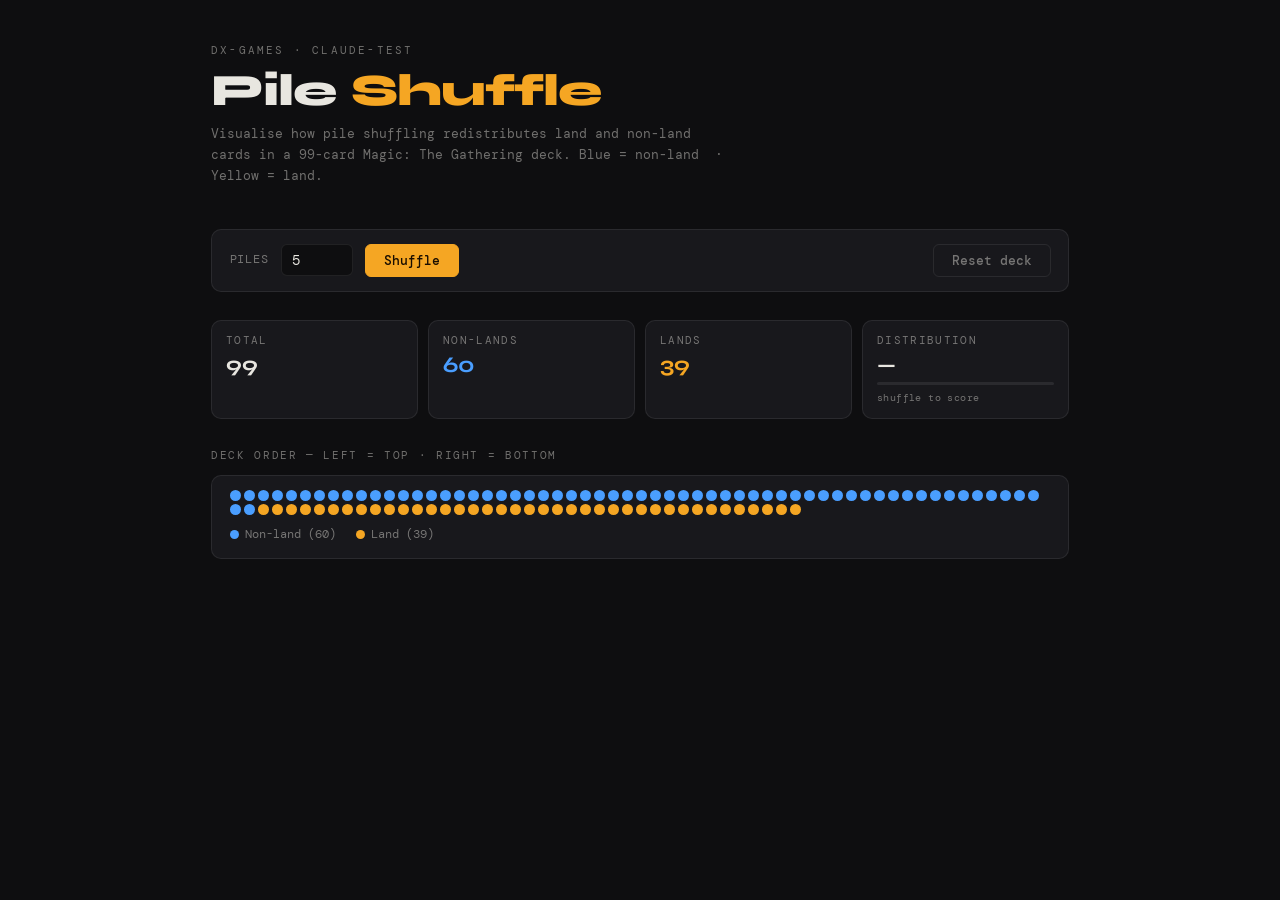
<file: claude-test/index.html>
<!DOCTYPE html>
<html lang="en">
<head>
  <meta charset="UTF-8" />
  <meta name="viewport" content="width=device-width, initial-scale=1.0" />
  <title>Pile Shuffle — MTG Deck Visualizer</title>
  <link rel="preconnect" href="https://fonts.googleapis.com" />
  <link rel="preconnect" href="https://fonts.gstatic.com" crossorigin />
  <link href="https://fonts.googleapis.com/css2?family=Syne:wght@400;700;800&family=DM+Mono:wght@400;500&display=swap" rel="stylesheet" />
  <style>
    *, *::before, *::after { box-sizing: border-box; margin: 0; padding: 0; }

    :root {
      --bg:        #0e0e10;
      --surface:   #18181c;
      --border:    rgba(255,255,255,0.08);
      --text:      #e8e6e0;
      --muted:     rgba(232,230,224,0.45);
      --blue:      #4a9eff;
      --amber:     #f5a623;
      --radius:    10px;
    }

    html, body {
      min-height: 100%;
      background: var(--bg);
      color: var(--text);
      font-family: 'DM Mono', monospace;
      font-size: 14px;
      line-height: 1.6;
    }

    .page {
      max-width: 900px;
      margin: 0 auto;
      padding: 3rem 1.5rem 5rem;
    }

    /* header */
    header { margin-bottom: 3rem; }
    .eyebrow {
      font-size: 11px;
      letter-spacing: 0.2em;
      text-transform: uppercase;
      color: var(--muted);
      margin-bottom: 0.5rem;
    }
    h1 {
      font-family: 'Syne', sans-serif;
      font-weight: 800;
      font-size: clamp(2rem, 5vw, 3.2rem);
      line-height: 1.05;
      letter-spacing: -0.02em;
    }
    h1 span { color: var(--amber); }
    .subtitle {
      margin-top: 0.75rem;
      font-size: 13px;
      color: var(--muted);
      max-width: 520px;
    }

    /* controls */
    .controls {
      display: flex;
      align-items: center;
      gap: 12px;
      flex-wrap: wrap;
      margin-bottom: 2rem;
      padding: 1rem 1.25rem;
      background: var(--surface);
      border: 1px solid var(--border);
      border-radius: var(--radius);
    }
    .controls label {
      font-size: 12px;
      letter-spacing: 0.08em;
      color: var(--muted);
      text-transform: uppercase;
    }
    .controls input[type=number] {
      width: 72px;
      padding: 6px 10px;
      background: var(--bg);
      border: 1px solid var(--border);
      border-radius: 6px;
      color: var(--text);
      font-family: 'DM Mono', monospace;
      font-size: 14px;
      outline: none;
      transition: border-color 0.2s;
    }
    .controls input[type=number]:focus { border-color: rgba(255,255,255,0.3); }
    .controls input[type=number]::-webkit-outer-spin-button,
    .controls input[type=number]::-webkit-inner-spin-button { -webkit-appearance: none; }
    .controls input[type=number] { -moz-appearance: textfield; }

    .btn {
      padding: 7px 18px;
      border-radius: 6px;
      font-family: 'DM Mono', monospace;
      font-size: 13px;
      font-weight: 500;
      cursor: pointer;
      transition: opacity 0.15s, transform 0.1s;
      border: 1px solid var(--border);
    }
    .btn:active { transform: scale(0.97); }
    .btn-primary { background: var(--amber); color: #1a0e00; border-color: var(--amber); }
    .btn-primary:hover { opacity: 0.88; }
    .btn-ghost { background: transparent; color: var(--muted); }
    .btn-ghost:hover { color: var(--text); border-color: rgba(255,255,255,0.2); }
    .controls-spacer { flex: 1; }

    /* stats */
    .stats {
      display: grid;
      grid-template-columns: repeat(4, 1fr);
      gap: 10px;
      margin-bottom: 2rem;
    }
    @media (max-width: 540px) {
      .stats { grid-template-columns: repeat(2, 1fr); }
    }
    .stat {
      background: var(--surface);
      border: 1px solid var(--border);
      border-radius: var(--radius);
      padding: 0.85rem 1rem;
    }
    .stat-label {
      font-size: 11px;
      letter-spacing: 0.12em;
      text-transform: uppercase;
      color: var(--muted);
      margin-bottom: 4px;
    }
    .stat-value {
      font-family: 'Syne', sans-serif;
      font-weight: 700;
      font-size: 1.6rem;
      line-height: 1;
    }
    .stat-value.blue  { color: var(--blue); }
    .stat-value.amber { color: var(--amber); }
    .stat-value.score { color: var(--text); transition: color 0.4s; }

    .score-bar-wrap {
      margin-top: 6px;
      height: 3px;
      background: rgba(255,255,255,0.08);
      border-radius: 2px;
      overflow: hidden;
    }
    .score-bar {
      height: 100%;
      border-radius: 2px;
      transition: width 0.5s ease, background 0.4s;
    }
    .stat-sub {
      font-size: 10px;
      color: var(--muted);
      margin-top: 5px;
      letter-spacing: 0.04em;
    }

    /* deck */
    .deck-section { margin-bottom: 2rem; }
    .section-label {
      font-size: 11px;
      letter-spacing: 0.15em;
      text-transform: uppercase;
      color: var(--muted);
      margin-bottom: 10px;
    }
    .deck-wrap {
      background: var(--surface);
      border: 1px solid var(--border);
      border-radius: var(--radius);
      padding: 1rem 1.25rem;
    }
    #deck-grid { display: flex; flex-wrap: wrap; gap: 3px; }
    .dot {
      width: 11px;
      height: 11px;
      border-radius: 50%;
      flex-shrink: 0;
      transition: background 0.25s;
    }
    .dot.nonland { background: var(--blue); }
    .dot.land    { background: var(--amber); }

    .legend { display: flex; gap: 20px; margin-top: 10px; }
    .legend-item { display: flex; align-items: center; gap: 6px; font-size: 12px; color: var(--muted); }
    .legend-dot  { width: 9px; height: 9px; border-radius: 50%; flex-shrink: 0; }

    /* pile preview */
    #pile-preview { display: none; margin-bottom: 2rem; }
    .piles-grid { display: grid; gap: 8px; }
    .pile-card {
      background: var(--surface);
      border: 1px solid var(--border);
      border-radius: var(--radius);
      padding: 0.65rem 1rem;
    }
    .pile-title {
      font-size: 11px;
      letter-spacing: 0.1em;
      text-transform: uppercase;
      color: var(--muted);
      margin-bottom: 6px;
    }
    .pile-dots { display: flex; flex-wrap: wrap; gap: 3px; }
    .pile-dots .dot { width: 9px; height: 9px; transition: none; }

    /* history */
    #history-section { display: none; }
    .history-list {
      display: flex;
      flex-direction: column;
      gap: 6px;
      max-height: 240px;
      overflow-y: auto;
    }
    .history-list::-webkit-scrollbar { width: 4px; }
    .history-list::-webkit-scrollbar-thumb { background: var(--border); border-radius: 2px; }
    .history-item {
      display: flex;
      align-items: center;
      gap: 10px;
      background: var(--surface);
      border: 1px solid var(--border);
      border-radius: 6px;
      padding: 6px 10px;
    }
    .history-n    { font-size: 11px; color: var(--muted); min-width: 28px; }
    .history-tag  { font-size: 11px; letter-spacing: 0.08em; color: var(--amber); min-width: 54px; }
    .history-mini { display: flex; flex-wrap: wrap; gap: 2px; flex: 1; }
    .history-mini .dot { width: 6px; height: 6px; transition: none; }

    /* entrance */
    @keyframes fadeUp {
      from { opacity: 0; transform: translateY(14px); }
      to   { opacity: 1; transform: translateY(0); }
    }
    .page > * { opacity: 0; animation: fadeUp 0.5s ease forwards; }
    header        { animation-delay: 0.05s; }
    .controls     { animation-delay: 0.15s; }
    .stats        { animation-delay: 0.22s; }
    .deck-section { animation-delay: 0.28s; }
  </style>
</head>
<body>
<div class="page">

  <header>
    <p class="eyebrow">dx-games · claude-test</p>
    <h1>Pile <span>Shuffle</span></h1>
    <p class="subtitle">
      Visualise how pile shuffling redistributes land and non-land cards in a 99-card Magic: The Gathering deck.
      Blue&nbsp;=&nbsp;non-land &nbsp;·&nbsp; Yellow&nbsp;=&nbsp;land.
    </p>
  </header>

  <div class="controls">
    <label for="pile-input">Piles</label>
    <input type="number" id="pile-input" min="2" max="33" value="5" step="1" />
    <button class="btn btn-primary" id="shuffle-btn">Shuffle</button>
    <div class="controls-spacer"></div>
    <button class="btn btn-ghost" id="reset-btn">Reset deck</button>
  </div>

  <div class="stats">
    <div class="stat">
      <div class="stat-label">Total</div>
      <div class="stat-value" id="stat-total">99</div>
    </div>
    <div class="stat">
      <div class="stat-label">Non-lands</div>
      <div class="stat-value blue" id="stat-nonland">60</div>
    </div>
    <div class="stat">
      <div class="stat-label">Lands</div>
      <div class="stat-value amber" id="stat-land">39</div>
    </div>
    <div class="stat" id="stat-dist-card">
      <div class="stat-label">Distribution</div>
      <div class="stat-value score" id="stat-dist">—</div>
      <div class="score-bar-wrap"><div class="score-bar" id="score-bar" style="width:0%;background:#444;"></div></div>
      <div class="stat-sub" id="stat-dist-sub">shuffle to score</div>
    </div>
  </div>

  <div class="deck-section">
    <div class="section-label" id="deck-desc">Deck order — left = top · right = bottom</div>
    <div class="deck-wrap">
      <div id="deck-grid"></div>
      <div class="legend">
        <div class="legend-item">
          <div class="legend-dot" style="background:var(--blue);"></div>Non-land (60)
        </div>
        <div class="legend-item">
          <div class="legend-dot" style="background:var(--amber);"></div>Land (39)
        </div>
      </div>
    </div>
  </div>

  <div id="pile-preview">
    <div class="section-label" id="pile-section-label">Piles during last shuffle</div>
    <div class="piles-grid" id="piles-grid"></div>
  </div>

  <div id="history-section">
    <div class="section-label">Shuffle history</div>
    <div class="history-list" id="history-list"></div>
  </div>

</div>
<script>
  const NONLAND_COUNT = 60;
  const LAND_COUNT    = 39;

  function freshDeck() {
    return Array.from({length: NONLAND_COUNT + LAND_COUNT}, (_, i) =>
      i < NONLAND_COUNT ? 'nonland' : 'land'
    );
  }

  function pileShuffle(deck, n) {
    const buckets = Array.from({length: n}, () => []);
    deck.forEach((card, i) => buckets[i % n].push(card));
    return { result: buckets.flat(), buckets };
  }

  function distributionScore(deck) {
    // Count runs (consecutive sequences of the same card type)
    let runs = 1;
    for (let i = 1; i < deck.length; i++) {
      if (deck[i] !== deck[i - 1]) runs++;
    }
    // Minimum runs = 2 (all non-lands then all lands, or vice versa)
    const minRuns = 2;
    // Maximum possible runs given L lands and N non-lands:
    // perfectly interleaved = 2 * min(L, N) + (max - min > 0 ? 1 : 0)
    const lands    = deck.filter(c => c === 'land').length;
    const nonlands = deck.length - lands;
    const minCount = Math.min(lands, nonlands);
    const maxCount = Math.max(lands, nonlands);
    const maxRuns  = 2 * minCount + (maxCount > minCount ? 1 : 0);
    const score    = Math.round((runs - minRuns) / (maxRuns - minRuns) * 100);
    return Math.max(0, Math.min(100, score));
  }

  function renderScore(score, isReset) {
    const val = document.getElementById('stat-dist');
    const bar = document.getElementById('score-bar');
    const sub = document.getElementById('stat-dist-sub');
    if (isReset) {
      val.textContent = '—';
      val.style.color = '';
      bar.style.width = '0%';
      bar.style.background = '#444';
      sub.textContent = 'shuffle to score';
      return;
    }
    val.textContent = score + '%';
    const color = score >= 80 ? '#4ade80'
                : score >= 55 ? '#f5a623'
                :               '#f87171';
    val.style.color    = color;
    bar.style.width    = score + '%';
    bar.style.background = color;
    sub.textContent = score >= 80 ? 'well distributed'
                    : score >= 55 ? 'moderately distributed'
                    :               'poorly distributed';
  }

  function makeDot(type, size) {
    const d = document.createElement('div');
    d.className = 'dot ' + type;
    if (size) { d.style.width = size; d.style.height = size; }
    return d;
  }

  function renderDeck(deck) {
    const grid = document.getElementById('deck-grid');
    grid.innerHTML = '';
    deck.forEach(t => grid.appendChild(makeDot(t)));
  }

  function renderPiles(buckets) {
    const wrap  = document.getElementById('pile-preview');
    const grid  = document.getElementById('piles-grid');
    const label = document.getElementById('pile-section-label');
    const n     = buckets.length;
    label.textContent = 'Piles during last shuffle (' + n + ' piles)';
    grid.style.gridTemplateColumns = 'repeat(' + Math.min(n, 6) + ', 1fr)';
    grid.innerHTML = '';
    buckets.forEach((pile, i) => {
      const card  = document.createElement('div');
      card.className = 'pile-card';
      const title = document.createElement('div');
      title.className = 'pile-title';
      title.textContent = 'Pile ' + (i + 1);
      const dots  = document.createElement('div');
      dots.className = 'pile-dots';
      pile.forEach(t => dots.appendChild(makeDot(t, '9px')));
      card.appendChild(title);
      card.appendChild(dots);
      grid.appendChild(card);
    });
    wrap.style.display = '';
  }

  function renderHistoryItem(entry) {
    const row = document.createElement('div');
    row.className = 'history-item';
    const num = document.createElement('span');
    num.className = 'history-n';
    num.textContent = '#' + entry.n;
    const tag = document.createElement('span');
    tag.className = 'history-tag';
    tag.textContent = entry.piles + ' piles';
    const mini = document.createElement('div');
    mini.className = 'history-mini';
    entry.snap.forEach(t => mini.appendChild(makeDot(t)));
    row.appendChild(num);
    row.appendChild(tag);
    row.appendChild(mini);
    return row;
  }

  let deck = freshDeck();
  let shuffleCount = 0;
  let history = [];

  function updateStats() {
    const lands = deck.filter(c => c === 'land').length;
    document.getElementById('stat-total').textContent   = deck.length;
    document.getElementById('stat-nonland').textContent = deck.length - lands;
    document.getElementById('stat-land').textContent    = lands;
  }

  renderDeck(deck);
  updateStats();

  document.getElementById('shuffle-btn').addEventListener('click', () => {
    const val = parseInt(document.getElementById('pile-input').value, 10);
    if (isNaN(val) || val < 2) { alert('Please enter at least 2 piles.'); return; }
    if (val > 33)              { alert('Maximum 33 piles for a 99-card deck.'); return; }

    const { result, buckets } = pileShuffle(deck, val);
    deck = result;
    shuffleCount++;

    updateStats();
    renderDeck(deck);
    renderPiles(buckets);
    renderScore(distributionScore(deck), false);

    history.unshift({ n: shuffleCount, piles: val, snap: [...deck] });
    const section = document.getElementById('history-section');
    const list    = document.getElementById('history-list');
    section.style.display = '';
    list.innerHTML = '';
    history.forEach(h => list.appendChild(renderHistoryItem(h)));

    document.getElementById('deck-desc').textContent =
      'After shuffle #' + shuffleCount + ' (' + val + ' piles) — left = top · right = bottom';
  });

  document.getElementById('reset-btn').addEventListener('click', () => {
    deck = freshDeck();
    shuffleCount = 0;
    history = [];
    updateStats();
    renderDeck(deck);
    document.getElementById('deck-desc').textContent = 'Deck order — left = top · right = bottom';
    document.getElementById('pile-preview').style.display   = 'none';
    document.getElementById('history-section').style.display = 'none';
    renderScore(0, true);
  });
</script>
</body>
</html>
</file>
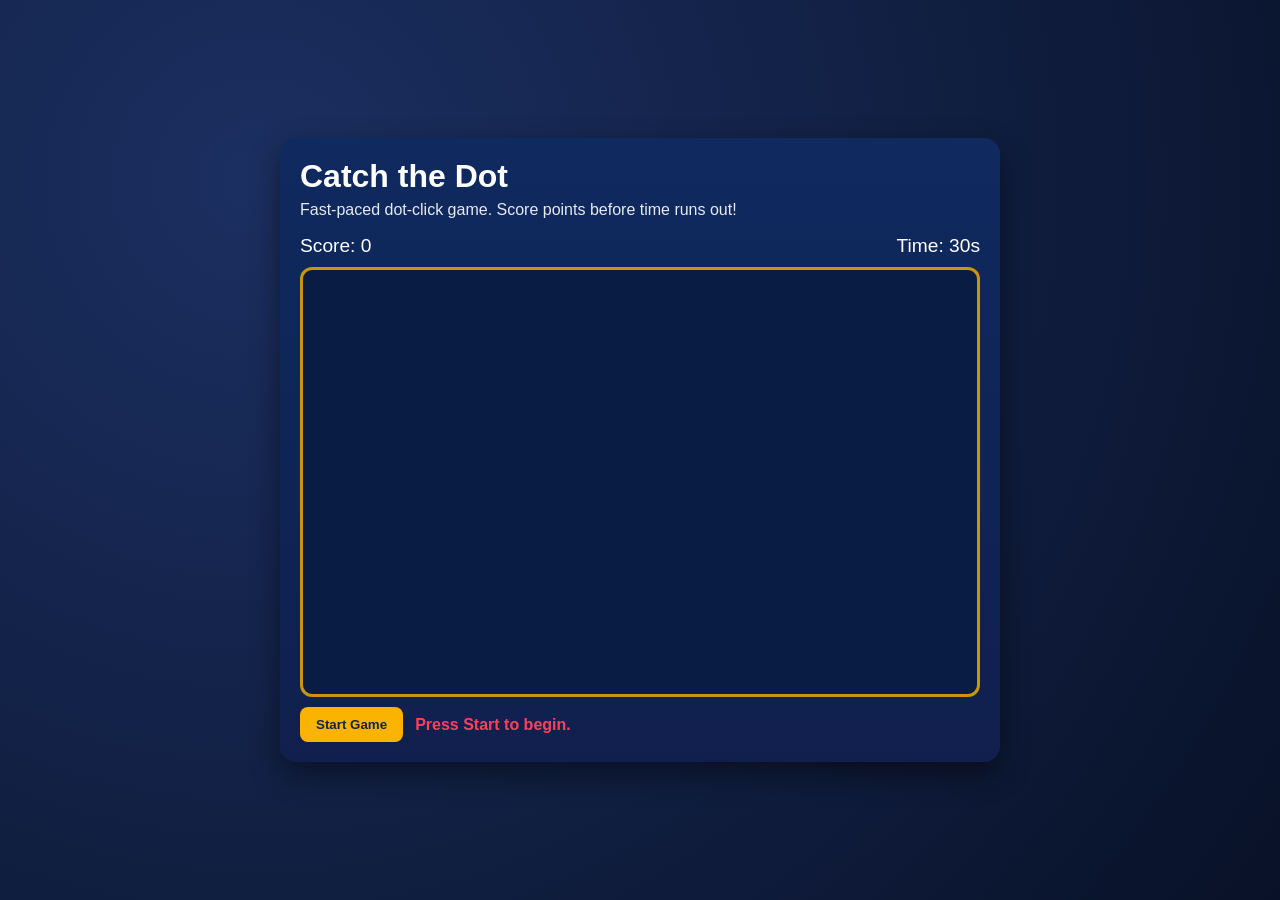
<file: game-raptor-mini/index.html>
<!DOCTYPE html>
<html lang="en">
<head>
  <meta charset="UTF-8">
  <meta name="viewport" content="width=device-width, initial-scale=1.0">
  <title>DX Games - Catch the Dot</title>
  <link rel="stylesheet" href="style.css">
</head>
<body>
  <div id="app" class="app">
    <header>
      <h1>Catch the Dot</h1>
      <p>Fast-paced dot-click game. Score points before time runs out!</p>
    </header>

    <section class="status">
      <div>Score: <span id="score">0</span></div>
      <div>Time: <span id="time">30</span>s</div>
    </section>

    <section id="gameContainer" class="game-container" aria-label="Game board"></section>

    <section class="controls">
      <button id="startBtn" class="btn">Start Game</button>
      <div id="message" class="message"></div>
    </section>
  </div>

  <script src="script.js"></script>
</body>
</html>
</file>
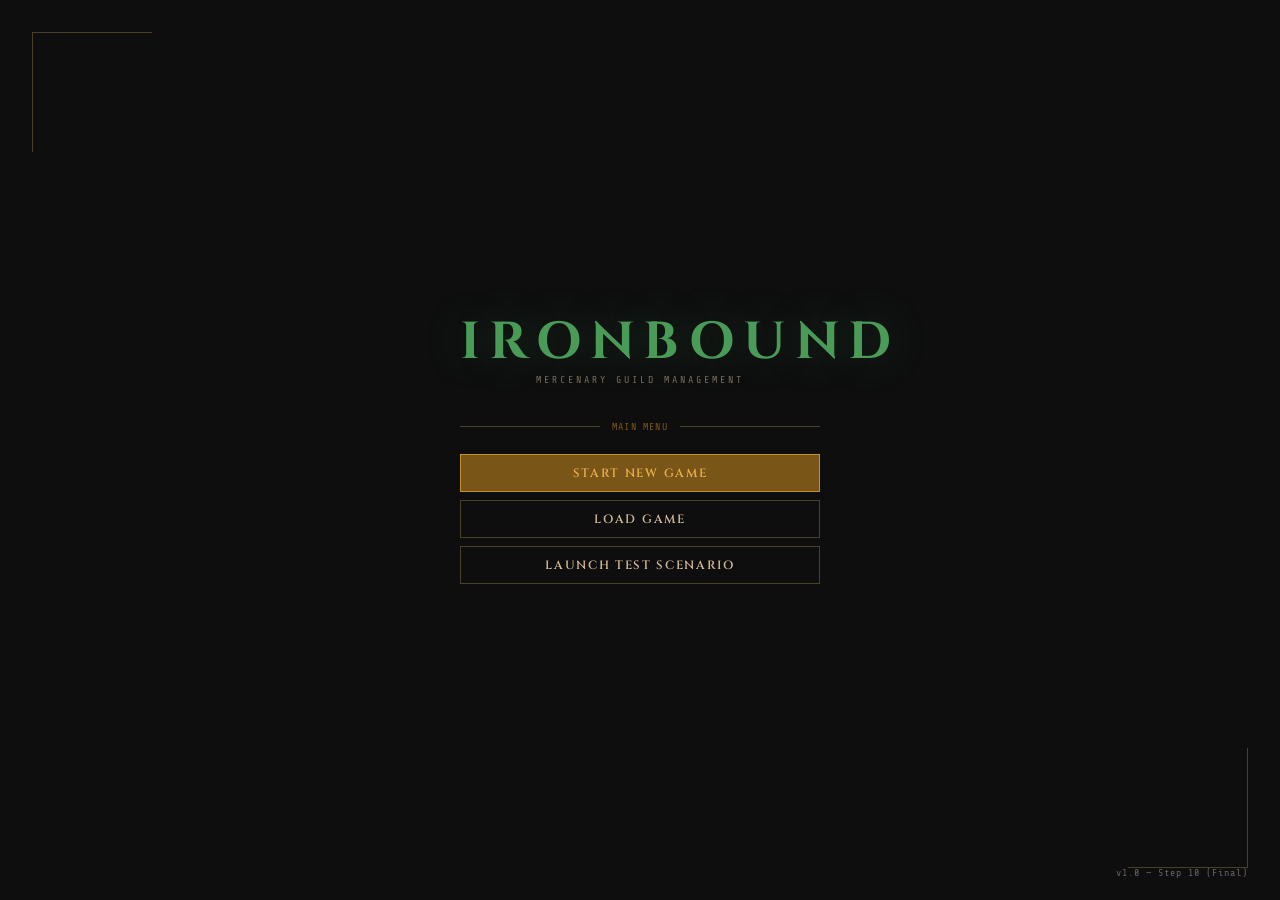
<file: ironbound/index.html>
<!DOCTYPE html>
<html lang="en">
<head>
<meta charset="UTF-8">
<meta name="viewport" content="width=device-width, initial-scale=1.0">
<title>Ironbound</title>
<style>
@import url('https://fonts.googleapis.com/css2?family=Cinzel:wght@400;600;700&family=Share+Tech+Mono&family=Crimson+Pro:ital,wght@0,300;0,400;1,300&display=swap');

:root {
  --bg:#0e0e0f; --bg-panel:#141416; --bg-raised:#1c1c1f; --bg-input:#111113;
  --border:#2e2e33; --border-accent:#4a3f28;
  --amber:#c8902a; --amber-dim:#7a5518; --amber-bright:#e8b04a;
  --parchment:#d4b896; --parchment-dim:#7a6a58;
  --text:#c8c0b0; --text-dim:#6a6260; --text-bright:#e8e0d0;
  --red:#8b3030; --red-bright:#c04040;
  --green:#2a5a30; --green-bright:#3a8040;
  --title-green:#4a9a58;
  --mono:'Share Tech Mono',monospace; --serif:'Cinzel',serif; --body:'Crimson Pro',Georgia,serif;
}
*,*::before,*::after{box-sizing:border-box;margin:0;padding:0;}
html,body{width:100%;height:100%;background:var(--bg);color:var(--text);font-family:var(--body);font-size:16px;line-height:1.5;overflow:hidden;}
.hidden{display:none!important;}
.rule{display:flex;align-items:center;gap:12px;color:var(--amber-dim);font-family:var(--mono);font-size:10px;letter-spacing:.12em;}
.rule::before,.rule::after{content:'';flex:1;height:1px;background:var(--border-accent);}
.btn{display:block;width:100%;padding:10px 20px;background:transparent;border:1px solid var(--border-accent);color:var(--parchment);font-family:var(--serif);font-size:12px;font-weight:600;letter-spacing:.14em;text-transform:uppercase;cursor:pointer;transition:background .15s,border-color .15s,color .15s;outline:none;}
.btn:hover{background:var(--amber-dim);border-color:var(--amber);color:var(--amber-bright);}
.btn:active{background:var(--amber);color:var(--bg);}
.btn:disabled{opacity:.35;cursor:not-allowed;background:transparent;border-color:var(--border);color:var(--text-dim);}
.btn-primary{background:var(--amber-dim);border-color:var(--amber);color:var(--amber-bright);}
.btn-primary:hover{background:var(--amber);color:var(--bg);}
.btn-danger{border-color:var(--red);color:var(--red-bright);}
.btn-danger:hover{background:var(--red);color:#fff;}
.btn-sm{width:auto;display:inline-block;padding:5px 14px;font-size:10px;}
label{display:block;font-family:var(--mono);font-size:11px;letter-spacing:.1em;color:var(--parchment-dim);text-transform:uppercase;margin-bottom:5px;}
input[type=text],input[type=number],select{width:100%;background:var(--bg-input);border:1px solid var(--border);color:var(--text-bright);font-family:var(--mono);font-size:13px;padding:7px 9px;outline:none;transition:border-color .15s;}
input[type=text]:focus,input[type=number]:focus,select:focus{border-color:var(--amber-dim);}
input[type=number]{-moz-appearance:textfield;}
input[type=number]::-webkit-outer-spin-button,input[type=number]::-webkit-inner-spin-button{-webkit-appearance:none;}
select{cursor:pointer;appearance:none;-webkit-appearance:none;background-image:url("data:image/svg+xml,%3Csvg xmlns='http://www.w3.org/2000/svg' width='10' height='6'%3E%3Cpath d='M0 0l5 6 5-6z' fill='%236a6260'/%3E%3C/svg%3E");background-repeat:no-repeat;background-position:right 10px center;}
.field-hint{font-family:var(--body);font-style:italic;font-size:13px;color:var(--text-dim);margin-top:3px;}
.field-error{font-family:var(--mono);font-size:11px;color:var(--red-bright);margin-top:3px;display:none;}
.field-error.visible{display:block;}
.field-group{margin-bottom:16px;}
::-webkit-scrollbar{width:5px;}::-webkit-scrollbar-track{background:var(--bg);}::-webkit-scrollbar-thumb{background:var(--border-accent);}

/* ── LAUNCH ── */
#screen-launch{width:100%;height:100%;display:flex;flex-direction:column;align-items:center;justify-content:center;position:relative;background:var(--bg);}
#screen-launch::before,#screen-launch::after{content:'';position:absolute;width:120px;height:120px;border-color:var(--border-accent);border-style:solid;pointer-events:none;}
#screen-launch::before{top:32px;left:32px;border-width:1px 0 0 1px;}
#screen-launch::after{bottom:32px;right:32px;border-width:0 1px 1px 0;}
.launch-inner{width:360px;display:flex;flex-direction:column;}
.launch-title{font-family:var(--serif);font-size:52px;font-weight:700;letter-spacing:.18em;color:var(--title-green);text-align:center;line-height:1;margin-bottom:4px;text-shadow:0 0 40px rgba(74,154,88,.3);}
.launch-subtitle{font-family:var(--mono);font-size:10px;letter-spacing:.3em;text-transform:uppercase;color:var(--parchment-dim);text-align:center;margin-bottom:32px;}
.launch-buttons{display:flex;flex-direction:column;gap:8px;}
.launch-error{margin-top:12px;padding:10px 14px;border:1px solid var(--red);background:rgba(139,48,48,.12);font-family:var(--mono);font-size:11px;color:var(--red-bright);display:none;}
.launch-error.visible{display:block;}
.launch-version{position:absolute;bottom:20px;right:32px;font-family:var(--mono);font-size:10px;color:var(--text-dim);letter-spacing:.1em;}
/* ── WORLD OPTIONS / SCENARIOS ── */
#screen-world-options,#screen-test-scenario{width:100%;height:100%;display:flex;align-items:center;justify-content:center;background:var(--bg);}
.options-panel,.scenario-panel{background:var(--bg-panel);border:1px solid var(--border-accent);padding:32px 38px;}
.options-panel{width:520px;max-height:92vh;overflow-y:auto;}
.scenario-panel{width:520px;}
.options-title,.scenario-title{font-family:var(--serif);font-size:17px;font-weight:600;letter-spacing:.2em;text-transform:uppercase;color:var(--amber);margin-bottom:5px;}
.options-desc,.scenario-desc{font-family:var(--body);font-style:italic;font-size:14px;color:var(--text-dim);margin-bottom:24px;}
.options-section-title{font-family:var(--mono);font-size:10px;letter-spacing:.15em;text-transform:uppercase;color:var(--amber-dim);margin:20px 0 14px;}
.options-actions{display:flex;gap:10px;margin-top:24px;}.options-actions .btn{flex:1;}
.scenario-list{display:flex;flex-direction:column;gap:6px;margin-bottom:20px;}
.scenario-item{border:1px solid var(--border);background:var(--bg-raised);padding:11px 13px;cursor:pointer;transition:border-color .12s,background .12s;}
.scenario-item:hover{border-color:var(--amber-dim);background:#1e1e22;}
.scenario-item.selected{border-color:var(--amber);background:rgba(74,63,40,.2);}
.scenario-item-name{font-family:var(--serif);font-size:12px;font-weight:600;letter-spacing:.1em;color:var(--parchment);margin-bottom:2px;}
.scenario-item-desc{font-family:var(--body);font-style:italic;font-size:12px;color:var(--text-dim);}
.scenario-actions{display:flex;gap:10px;}.scenario-actions .btn{flex:1;}

/* ── GAME SCREEN ── */
#screen-game{width:100%;height:100%;display:flex;flex-direction:column;background:var(--bg);position:relative;}
#toolbar{height:44px;min-height:44px;flex-shrink:0;background:var(--bg-panel);border-bottom:1px solid var(--border);display:flex;align-items:center;padding:0 12px;gap:0;overflow:hidden;}
.toolbar-logo{font-family:var(--serif);font-size:14px;font-weight:700;letter-spacing:.16em;color:var(--amber);flex-shrink:0;margin-right:8px;}
.toolbar-sep{width:1px;height:20px;background:var(--border);flex-shrink:0;margin:0 8px;}
.toolbar-stats{display:flex;align-items:center;gap:0;flex-shrink:1;overflow:hidden;}
.toolbar-stat{display:flex;align-items:center;gap:4px;font-family:var(--mono);font-size:10px;padding:0 8px;flex-shrink:1;white-space:nowrap;}
.toolbar-stat-label{color:var(--text-dim);letter-spacing:.08em;text-transform:uppercase;}
.toolbar-stat-value{color:var(--text-bright);}
.toolbar-stat-value.gold{color:var(--amber);}
.toolbar-spacer{flex:1;min-width:4px;}
.toolbar-actions{display:flex;align-items:center;gap:6px;flex-shrink:0;}
.toolbar-btn{padding:4px 12px;background:transparent;border:1px solid var(--border-accent);color:var(--parchment);font-family:var(--serif);font-size:10px;font-weight:600;letter-spacing:.12em;text-transform:uppercase;cursor:pointer;transition:background .12s,border-color .12s,color .12s;outline:none;white-space:nowrap;}
.toolbar-btn:hover{background:var(--amber-dim);border-color:var(--amber);color:var(--amber-bright);}
.toolbar-btn.devmode-btn{border-color:var(--green);color:var(--green-bright);}
.toolbar-btn.devmode-btn.active{background:rgba(42,90,48,.3);border-color:var(--green-bright);}
.toolbar-btn.end-turn-btn{border-color:var(--amber);color:var(--amber-bright);font-weight:700;}
.toolbar-btn.end-turn-btn:hover{background:var(--amber);color:var(--bg);}
.toolbar-btn.exit-btn{border-color:var(--red);color:var(--red-bright);}
.toolbar-btn.exit-btn:hover{background:var(--red);color:#fff;}
#canvas-area{flex:1;position:relative;overflow:hidden;}
#map-canvas{display:block;width:100%;height:100%;cursor:grab;}
#map-canvas.panning{cursor:grabbing;}
.map-popup{position:absolute;pointer-events:none;background:var(--bg-panel);border:1px solid var(--border-accent);padding:11px 14px;min-width:170px;max-width:230px;font-family:var(--mono);font-size:11px;display:none;z-index:5;}
.map-popup.visible{display:block;}
.map-popup .popup-name{font-family:var(--serif);font-size:13px;font-weight:600;letter-spacing:.12em;color:var(--parchment);margin-bottom:5px;}
.map-popup .popup-tag{font-size:10px;letter-spacing:.1em;text-transform:uppercase;margin-bottom:2px;}
.map-popup .popup-tag.discovered{color:var(--amber-bright);}
.map-popup .popup-tag.undiscovered{color:var(--text-dim);}
.map-popup .popup-tag.dev-info{color:var(--green-bright);}
.map-popup .popup-row{color:var(--text-dim);font-size:10px;margin-top:3px;}
.map-popup .popup-row span{color:var(--text-bright);}
#map-legend{position:absolute;bottom:12px;left:12px;background:rgba(14,14,15,.85);border:1px solid var(--border);padding:7px 11px;font-family:var(--mono);font-size:10px;color:var(--text-dim);letter-spacing:.06em;line-height:2;pointer-events:none;z-index:4;}
#map-legend span{display:inline-block;width:10px;height:10px;margin-right:5px;vertical-align:middle;}
#dev-panel{position:absolute;top:8px;right:8px;width:340px;max-height:calc(100% - 16px);background:rgba(14,14,15,.95);border:1px solid var(--green);overflow-y:auto;font-family:var(--mono);font-size:10px;color:var(--green-bright);padding:10px 12px;line-height:1.7;pointer-events:auto;z-index:10;}
#dev-panel h3{font-family:var(--serif);font-size:11px;color:var(--green-bright);letter-spacing:.15em;text-transform:uppercase;margin-bottom:7px;border-bottom:1px solid var(--green);padding-bottom:5px;}
#dev-panel pre{white-space:pre-wrap;word-break:break-all;font-size:9px;color:#5a8a5a;}
#bottom-panel{height:180px;min-height:180px;background:var(--bg-panel);border-top:1px solid var(--border);display:flex;flex-direction:column;flex-shrink:0;overflow:hidden;}
.bottom-stub{display:flex;align-items:center;justify-content:center;height:100%;font-family:var(--mono);font-size:11px;color:var(--text-dim);letter-spacing:.08em;}
/* Group Panel */
#group-panel{display:flex;flex-direction:column;height:100%;overflow:hidden;}
.gp-header{display:flex;align-items:center;gap:12px;padding:8px 16px;border-bottom:1px solid var(--border);flex-shrink:0;}
.gp-name{font-family:var(--serif);font-size:14px;font-weight:600;letter-spacing:.14em;color:var(--parchment);}
.gp-role{font-family:var(--mono);font-size:10px;letter-spacing:.1em;text-transform:uppercase;color:var(--amber-dim);margin-left:2px;}
.gp-status{font-family:var(--mono);font-size:10px;color:var(--text-dim);margin-left:auto;}
.gp-close{padding:2px 8px;background:transparent;border:1px solid var(--border);color:var(--text-dim);font-family:var(--mono);font-size:10px;cursor:pointer;outline:none;}
.gp-close:hover{border-color:var(--parchment);color:var(--parchment);}
.gp-body{display:flex;flex:1;overflow:hidden;}
.gp-members{flex:0 0 260px;overflow-y:auto;padding:8px 12px;border-right:1px solid var(--border);display:flex;flex-wrap:wrap;gap:4px;align-content:flex-start;}
.gp-member-chip{font-family:var(--mono);font-size:9px;padding:2px 8px;border:1px solid var(--border);color:var(--text);background:var(--bg-raised);white-space:nowrap;}
.gp-actions{flex:1;padding:8px 14px;overflow-y:auto;display:flex;flex-direction:column;gap:6px;}
.gp-section-label{font-family:var(--mono);font-size:9px;letter-spacing:.12em;text-transform:uppercase;color:var(--amber-dim);margin-top:4px;}
.gp-dest-row{display:flex;gap:6px;align-items:center;}
.gp-dest-select{flex:1;font-size:10px;padding:4px 8px;}
.gp-schedule{display:flex;gap:3px;margin-top:2px;}
.sched-slot{width:22px;height:22px;border:1px solid var(--border);background:var(--bg-raised);font-family:var(--mono);font-size:8px;color:var(--text-dim);cursor:pointer;display:flex;align-items:center;justify-content:center;transition:background .1s,border-color .1s,color .1s;user-select:none;}
.sched-slot.rest{background:rgba(122,85,24,.25);border-color:var(--amber-dim);color:var(--amber);}
.gp-transit-info{font-family:var(--mono);font-size:10px;color:var(--amber-dim);padding:3px 0;}
.gp-transit-info span{color:var(--amber);}
/* City overlay */
#city-overlay{position:absolute;inset:0;z-index:20;display:flex;flex-direction:column;background:var(--bg);}
.city-header{display:flex;align-items:center;height:44px;min-height:44px;flex-shrink:0;background:var(--bg-panel);border-bottom:1px solid var(--border);padding:0 16px;}
.city-header-name{font-family:var(--serif);font-size:16px;font-weight:600;letter-spacing:.16em;color:var(--parchment);}
.city-header-hq{font-family:var(--mono);font-size:10px;letter-spacing:.1em;color:var(--amber);margin-left:10px;text-transform:uppercase;}
.city-header-spacer{flex:1;}
.city-close-btn{padding:4px 14px;background:transparent;border:1px solid var(--border);color:var(--text-dim);font-family:var(--mono);font-size:10px;letter-spacing:.1em;cursor:pointer;text-transform:uppercase;outline:none;}
.city-close-btn:hover{border-color:var(--parchment);color:var(--parchment);}
.city-body{display:flex;flex:1;overflow:hidden;}
.city-tabs{width:160px;min-width:160px;flex-shrink:0;background:var(--bg-panel);border-right:1px solid var(--border);display:flex;flex-direction:column;padding:12px 0;gap:2px;overflow-y:auto;}
.city-tab{padding:9px 16px;cursor:pointer;font-family:var(--mono);font-size:11px;letter-spacing:.08em;text-transform:uppercase;color:var(--text-dim);border-left:2px solid transparent;transition:color .12s,border-color .12s,background .12s;}
.city-tab:hover{color:var(--parchment);background:rgba(255,255,255,.03);}
.city-tab.active{color:var(--amber-bright);border-left-color:var(--amber);}
.city-tab-section{padding:6px 16px 2px;font-family:var(--mono);font-size:9px;letter-spacing:.14em;text-transform:uppercase;color:var(--border-accent);margin-top:6px;}
.city-content{flex:1;overflow-y:auto;padding:24px 28px;}
.panel-title{font-family:var(--serif);font-size:16px;font-weight:600;letter-spacing:.18em;text-transform:uppercase;color:var(--amber);margin-bottom:4px;}
.panel-subtitle{font-family:var(--body);font-style:italic;font-size:14px;color:var(--text-dim);margin-bottom:20px;}
.roster-table{width:100%;border-collapse:collapse;font-family:var(--mono);font-size:11px;}
.roster-table th{text-align:left;color:var(--amber-dim);letter-spacing:.1em;text-transform:uppercase;font-size:9px;padding:4px 8px 8px;border-bottom:1px solid var(--border-accent);}
.roster-table td{padding:8px 8px;border-bottom:1px solid var(--border);color:var(--text);vertical-align:top;}
.roster-table tr:hover td{background:rgba(255,255,255,.02);}
.recruit-name{color:var(--parchment);font-size:12px;}.recruit-level{color:var(--amber);}
.recruit-state{font-size:10px;padding:1px 6px;border:1px solid;text-transform:uppercase;letter-spacing:.06em;}
.recruit-state.available{border-color:var(--green);color:var(--green-bright);}
.recruit-state.deployed{border-color:var(--amber-dim);color:var(--amber);}
.trait-badge{display:inline-block;font-size:9px;padding:1px 5px;border:1px solid var(--border-accent);color:var(--parchment-dim);margin-right:3px;margin-bottom:2px;text-transform:uppercase;letter-spacing:.06em;}
.hire-grid{display:flex;flex-direction:column;gap:6px;}
.hire-card{background:var(--bg-raised);border:1px solid var(--border);padding:10px 14px;display:flex;align-items:center;gap:14px;}
.hire-card:hover{border-color:var(--amber-dim);}
.hire-card-name{font-family:var(--serif);font-size:13px;color:var(--parchment);min-width:120px;}
.hire-card-stats{flex:1;font-family:var(--mono);font-size:10px;color:var(--text-dim);}
.hire-card-stats span{color:var(--text);}
.hire-card-cost{font-family:var(--mono);font-size:12px;color:var(--amber);min-width:70px;text-align:right;}
.hire-card-btn{flex-shrink:0;}
.group-list{display:flex;flex-direction:column;gap:6px;margin-bottom:16px;}
.group-card{background:var(--bg-raised);border:1px solid var(--border);padding:10px 14px;}
.group-card-header{display:flex;align-items:center;gap:10px;margin-bottom:4px;}
.group-card-name{font-family:var(--serif);font-size:13px;color:var(--parchment);}
.group-card-role{font-family:var(--mono);font-size:9px;letter-spacing:.1em;text-transform:uppercase;color:var(--amber-dim);padding:1px 5px;border:1px solid var(--amber-dim);}
.group-card-loc{font-family:var(--mono);font-size:10px;color:var(--text-dim);margin-left:auto;}
.group-card-members{font-family:var(--mono);font-size:10px;color:var(--text-dim);}
.group-card-members span{color:var(--text);}
.group-create-form{background:var(--bg-raised);border:1px solid var(--border-accent);padding:14px 16px;margin-top:12px;}
.group-create-title{font-family:var(--serif);font-size:12px;font-weight:600;letter-spacing:.1em;color:var(--parchment);margin-bottom:10px;}
.create-row{display:flex;gap:8px;margin-bottom:8px;align-items:center;}
.create-row label{margin-bottom:0;min-width:60px;}
.member-select-grid{display:flex;flex-wrap:wrap;gap:4px;margin:8px 0;}
.member-toggle{font-family:var(--mono);font-size:10px;padding:3px 8px;border:1px solid var(--border);background:transparent;color:var(--text-dim);cursor:pointer;transition:border-color .1s,color .1s,background .1s;}
.member-toggle.selected{border-color:var(--amber);color:var(--amber-bright);background:rgba(122,85,24,.2);}
.member-toggle:disabled{opacity:.35;cursor:not-allowed;}
.stub-panel{text-align:center;padding:48px 24px;color:var(--text-dim);font-family:var(--mono);font-size:11px;letter-spacing:.08em;line-height:2.2;}
.stub-panel strong{display:block;font-family:var(--serif);font-size:14px;color:var(--parchment);margin-bottom:8px;letter-spacing:.12em;}
.task-row{display:flex;align-items:center;gap:14px;padding:10px 0;border-bottom:1px solid var(--border);}
.task-row:last-child{border-bottom:none;}
.task-name{font-family:var(--serif);font-size:12px;font-weight:600;color:var(--parchment);min-width:180px;}
.task-effect{font-family:var(--body);font-style:italic;font-size:13px;color:var(--text-dim);flex:1;}
.task-count{font-family:var(--mono);font-size:11px;color:var(--text-dim);}
.task-count span{color:var(--amber);}
/* POI Layout overlay */
#poi-overlay{position:absolute;top:44px;left:0;right:0;bottom:0;z-index:20;display:flex;flex-direction:column;background:var(--bg);}
.poi-header{display:flex;align-items:center;height:44px;min-height:44px;flex-shrink:0;background:var(--bg-panel);border-bottom:1px solid var(--border);padding:0 16px;gap:12px;}
.poi-header-name{font-family:var(--serif);font-size:15px;font-weight:600;letter-spacing:.14em;color:var(--parchment);}
.poi-header-type{font-family:var(--mono);font-size:10px;letter-spacing:.1em;text-transform:uppercase;color:var(--amber-dim);}
.poi-header-spacer{flex:1;}
.poi-header-meta{font-family:var(--mono);font-size:10px;color:var(--text-dim);}
.poi-header-meta span{color:var(--amber);}
.poi-body{display:flex;flex:1;overflow:hidden;}
#poi-graph-canvas{display:block;cursor:pointer;}
.poi-graph-wrap{flex:1;position:relative;overflow:hidden;background:var(--bg);}
.poi-sidebar{width:200px;min-width:200px;flex-shrink:0;background:var(--bg-panel);border-left:1px solid var(--border);padding:16px 14px;overflow-y:auto;display:flex;flex-direction:column;gap:6px;}
.poi-sidebar-section{font-family:var(--mono);font-size:9px;letter-spacing:.14em;text-transform:uppercase;color:var(--amber-dim);margin-bottom:4px;}
.poi-sidebar-row{font-family:var(--mono);font-size:10px;color:var(--text-dim);margin-bottom:3px;}
.poi-sidebar-row span{color:var(--text);}
.poi-sidebar-row.dev{color:var(--green-bright);font-size:9px;}
.poi-sidebar-hint{font-family:var(--body);font-style:italic;font-size:12px;color:var(--text-dim);margin-top:6px;line-height:1.5;}
.poi-back-btn{padding:5px 12px;background:transparent;border:1px solid var(--border);color:var(--text-dim);font-family:var(--mono);font-size:10px;letter-spacing:.08em;cursor:pointer;text-transform:uppercase;outline:none;transition:border-color .12s,color .12s;flex-shrink:0;}
.poi-back-btn:hover{border-color:var(--parchment);color:var(--parchment);}
/* Zone Detail overlay */
#zone-overlay{position:absolute;top:44px;left:0;right:0;bottom:0;z-index:30;display:flex;flex-direction:column;background:var(--bg);}
.zone-header{display:flex;align-items:center;height:44px;min-height:44px;flex-shrink:0;background:var(--bg-panel);border-bottom:1px solid var(--border);padding:0 16px;gap:12px;}
.zone-header-name{font-family:var(--serif);font-size:15px;font-weight:600;letter-spacing:.14em;color:var(--parchment);}
.zone-header-state{font-family:var(--mono);font-size:10px;letter-spacing:.1em;text-transform:uppercase;padding:2px 8px;border:1px solid;}
.zone-header-state.scouted{border-color:var(--green);color:var(--green-bright);}
.zone-header-state.unknown{border-color:var(--text-dim);color:var(--text-dim);}
.zone-header-spacer{flex:1;}
.zone-header-conds{font-family:var(--mono);font-size:10px;color:var(--text-dim);}
.zone-header-conds span{color:var(--amber-dim);}
.zone-body{display:flex;flex:1;overflow:hidden;}
.zone-objects-pane{flex:1;overflow-y:auto;padding:16px 20px;}
.zone-sidebar{width:260px;min-width:260px;flex-shrink:0;background:var(--bg-panel);border-left:1px solid var(--border);padding:14px 14px;overflow-y:auto;display:flex;flex-direction:column;gap:0;}
.zone-section-title{font-family:var(--mono);font-size:9px;letter-spacing:.14em;text-transform:uppercase;color:var(--amber-dim);margin:14px 0 6px;}
.zone-section-title:first-child{margin-top:0;}
.zone-unknown-msg{font-family:var(--body);font-style:italic;font-size:13px;color:var(--text-dim);padding:20px 0;}
/* Object entries */
.obj-entry{display:flex;align-items:flex-start;gap:10px;padding:7px 0;border-bottom:1px solid var(--border);}
.obj-entry:last-child{border-bottom:none;}
.obj-icon{width:26px;height:26px;flex-shrink:0;display:flex;align-items:center;justify-content:center;font-family:var(--mono);font-size:9px;color:var(--text-dim);}
.obj-icon.sq{background:var(--bg-raised);border:1px solid var(--border);}
.obj-icon.rh{background:var(--bg-raised);border:1px solid var(--amber-dim);clip-path:polygon(50% 0%,100% 50%,50% 100%,0% 50%);}
.obj-icon.dev-icon{border-color:var(--green);}
.obj-info{flex:1;}
.obj-name{font-family:var(--serif);font-size:12px;color:var(--parchment);margin-bottom:2px;}
.obj-name.known-name{color:var(--text-dim);font-style:italic;}
.obj-type{font-family:var(--mono);font-size:9px;letter-spacing:.08em;text-transform:uppercase;color:var(--text-dim);}
.obj-gold{font-family:var(--mono);font-size:9px;color:var(--amber);margin-top:1px;}
.obj-dev-vals{font-family:var(--mono);font-size:9px;color:var(--green-bright);margin-top:2px;}
.obj-awareness{font-family:var(--mono);font-size:9px;letter-spacing:.08em;text-transform:uppercase;padding:1px 5px;border:1px solid;margin-left:auto;flex-shrink:0;align-self:center;}
.obj-awareness.located{border-color:var(--amber-bright);color:var(--amber-bright);}
.obj-awareness.known{border-color:var(--parchment-dim);color:var(--parchment-dim);}
.obj-awareness.undisc{border-color:var(--text-dim);color:var(--text-dim);}
/* ── ACTION UI (Zone Sidebar) ── */
.group-in-zone{margin-bottom:10px;padding:8px 10px;background:var(--bg-raised);border:1px solid var(--border);}
.group-in-zone-name{font-family:var(--serif);font-size:11px;font-weight:600;color:var(--parchment);margin-bottom:5px;}
.member-action-row{display:flex;align-items:center;gap:6px;margin-bottom:4px;}
.member-chip-sel{font-family:var(--mono);font-size:9px;padding:2px 7px;border:1px solid var(--border);background:transparent;color:var(--text-dim);cursor:pointer;transition:border-color .1s,color .1s,background .1s;outline:none;white-space:nowrap;}
.member-chip-sel.active{border-color:var(--amber);color:var(--amber-bright);background:rgba(122,85,24,.15);}
.action-progress-wrap{flex:1;}
.action-label{font-family:var(--mono);font-size:9px;color:var(--text-dim);margin-bottom:2px;text-transform:uppercase;letter-spacing:.06em;}
.action-bar-track{height:5px;background:var(--bg-input);border:1px solid var(--border);position:relative;}
.action-bar-fill{position:absolute;top:0;left:0;height:100%;background:var(--amber-dim);transition:width .3s;}
.action-bar-fill.scout{background:var(--amber-dim);}
.action-bar-fill.search{background:#5a6a30;}
.action-bar-fill.conceal{background:#3a4a5a;}
.action-bar-fill.hide{background:#3a5a4a;}
.action-bar-fill.rest{background:var(--green);}
.action-assign-section{margin-top:10px;}
.action-btn-grid{display:flex;flex-wrap:wrap;gap:4px;margin-top:4px;}
.zone-action-btn{padding:4px 10px;background:transparent;border:1px solid var(--border-accent);color:var(--parchment);font-family:var(--mono);font-size:9px;letter-spacing:.06em;cursor:pointer;text-transform:uppercase;outline:none;transition:background .1s,border-color .1s,color .1s;}
.zone-action-btn:hover{background:var(--amber-dim);border-color:var(--amber);color:var(--amber-bright);}
.zone-action-btn:disabled{opacity:.35;cursor:not-allowed;}
.zone-action-btn.active-action{border-color:var(--amber);color:var(--amber-bright);background:rgba(122,85,24,.15);}
.target-picker{margin-top:5px;}
.target-picker select{font-size:10px;padding:4px 8px;}
.selected-member-info{font-family:var(--mono);font-size:10px;color:var(--text-dim);margin-bottom:4px;}
.selected-member-info strong{color:var(--parchment);}
.no-group-msg{font-family:var(--body);font-style:italic;font-size:12px;color:var(--text-dim);margin-top:6px;}
.action-event-log{font-family:var(--mono);font-size:9px;color:var(--green-bright);margin-top:4px;line-height:1.6;max-height:60px;overflow-y:auto;}
/* Move zone */
.zone-adj-btn{display:block;width:100%;margin-bottom:4px;padding:4px 10px;background:transparent;border:1px solid var(--border);color:var(--text-dim);font-family:var(--mono);font-size:9px;letter-spacing:.06em;cursor:pointer;text-transform:uppercase;outline:none;text-align:left;transition:border-color .1s,color .1s;}
.zone-adj-btn:hover{border-color:var(--parchment);color:var(--parchment);}
.zone-adj-btn.scouted{border-color:var(--green);color:var(--green-bright);}
/* Confirm dialog */
#confirm-overlay{position:fixed;inset:0;background:rgba(0,0,0,.7);z-index:100;display:flex;align-items:center;justify-content:center;}
.confirm-box{background:var(--bg-panel);border:1px solid var(--border-accent);padding:28px 32px;width:380px;text-align:center;}
.confirm-title{font-family:var(--serif);font-size:15px;font-weight:600;letter-spacing:.14em;color:var(--parchment);margin-bottom:10px;}
.confirm-msg{font-family:var(--body);font-size:14px;color:var(--text-dim);margin-bottom:22px;line-height:1.6;}
.confirm-actions{display:flex;gap:10px;}.confirm-actions .btn{flex:1;}
/* Toast */
#toast-container{position:fixed;bottom:196px;left:50%;transform:translateX(-50%);display:flex;flex-direction:column;align-items:center;gap:8px;pointer-events:none;z-index:9999;}
.toast{padding:8px 16px;background:var(--bg-panel);border:1px solid var(--border-accent);font-family:var(--mono);font-size:11px;color:var(--parchment);letter-spacing:.08em;animation:toast-in .2s ease,toast-out .3s ease 2.5s forwards;pointer-events:none;}
.toast.error{border-color:var(--red);color:var(--red-bright);}
.toast.success{border-color:var(--green-bright);color:var(--green-bright);}
/* ── Wound & Character Status UI ── */
.char-status-card{background:var(--bg-raised);border:1px solid var(--border);padding:8px 10px;margin-bottom:6px;}
.char-status-header{display:flex;align-items:center;gap:8px;margin-bottom:4px;}
.char-status-name{font-family:var(--serif);font-size:12px;font-weight:600;color:var(--parchment);}
.char-status-hp{font-family:var(--mono);font-size:10px;margin-left:auto;}
.char-status-hp.healthy{color:var(--green-bright);}
.char-status-hp.wounded{color:var(--amber);}
.char-status-hp.critical{color:var(--red-bright);}
.char-status-hp.dead{color:var(--text-dim);}
.char-status-incap{font-family:var(--mono);font-size:9px;letter-spacing:.08em;text-transform:uppercase;padding:1px 5px;border:1px solid var(--red);color:var(--red-bright);background:rgba(139,48,48,.12);margin-left:6px;}
.char-status-dead{font-family:var(--mono);font-size:9px;letter-spacing:.08em;text-transform:uppercase;padding:1px 5px;border:1px solid var(--text-dim);color:var(--text-dim);}
.wound-list{display:flex;flex-direction:column;gap:3px;margin-top:4px;}
.wound-row{display:flex;align-items:center;gap:6px;}
.wound-name{font-family:var(--mono);font-size:9px;color:var(--text);flex:1;white-space:nowrap;overflow:hidden;text-overflow:ellipsis;}
.wound-name.bandaged{color:var(--green-bright);}
.wound-name.lethal{color:var(--red-bright);}
.wound-bar-track{width:70px;height:4px;background:var(--bg-input);border:1px solid var(--border);position:relative;flex-shrink:0;}
.wound-bar-fill{position:absolute;top:0;left:0;height:100%;background:var(--red-bright);}
.wound-bar-fill.bandaged{background:var(--green);}
.wound-bar-fill.incap{background:var(--red);}
.wound-hp{font-family:var(--mono);font-size:9px;color:var(--text-dim);flex-shrink:0;}
.body-card{background:rgba(20,14,14,.6);border:1px solid var(--red);padding:8px 10px;margin-bottom:6px;}
.body-card-name{font-family:var(--serif);font-size:12px;color:var(--red-bright);margin-bottom:2px;}
.body-card-info{font-family:var(--mono);font-size:9px;color:var(--text-dim);}
.hazard-tag{font-family:var(--mono);font-size:9px;letter-spacing:.08em;text-transform:uppercase;padding:1px 5px;border:1px solid var(--red);color:var(--red-bright);margin-bottom:4px;display:inline-block;}
/* ── Step 9: Hunger, Market, Storeroom ── */
.hunger-bar-wrap{display:flex;align-items:center;gap:6px;margin-top:3px;}
.hunger-stage-label{font-family:var(--mono);font-size:9px;letter-spacing:.08em;text-transform:uppercase;min-width:72px;}
.hunger-stage-label.hunger{color:var(--text-dim);}
.hunger-stage-label.starvation{color:var(--amber);}
.hunger-stage-label.famine{color:var(--red-bright);}
.hunger-bar-track{flex:1;height:5px;background:var(--bg-input);border:1px solid var(--border);position:relative;}
.hunger-bar-fill{position:absolute;top:0;left:0;height:100%;}
.hunger-bar-fill.hunger{background:#4a4a28;}
.hunger-bar-fill.starvation{background:var(--amber-dim);}
.hunger-bar-fill.famine{background:var(--red);}
.hunger-charges{font-family:var(--mono);font-size:9px;color:var(--text-dim);min-width:44px;text-align:right;}
/* Market */
.market-section-title{font-family:var(--mono);font-size:9px;letter-spacing:.14em;text-transform:uppercase;color:var(--amber-dim);margin:14px 0 6px;}
.market-item-row{display:flex;align-items:center;gap:8px;padding:6px 0;border-bottom:1px solid var(--border);}
.market-item-row:last-child{border-bottom:none;}
.market-item-name{font-family:var(--serif);font-size:12px;color:var(--parchment);flex:1;}
.market-item-desc{font-family:var(--body);font-style:italic;font-size:11px;color:var(--text-dim);flex:1;}
.market-item-range{font-family:var(--mono);font-size:10px;color:var(--amber);min-width:70px;text-align:right;}
.market-item-add{padding:3px 10px;background:transparent;border:1px solid var(--border-accent);color:var(--parchment);font-family:var(--mono);font-size:9px;cursor:pointer;outline:none;transition:background .1s;}
.market-item-add:hover{background:var(--amber-dim);border-color:var(--amber);}
.for-purchase-box{background:var(--bg-raised);border:1px solid var(--border-accent);padding:10px 12px;margin-top:10px;}
.for-purchase-title{font-family:var(--mono);font-size:9px;letter-spacing:.14em;text-transform:uppercase;color:var(--amber-dim);margin-bottom:8px;}
.purchase-staged-row{display:flex;align-items:center;gap:6px;margin-bottom:4px;font-family:var(--mono);font-size:10px;color:var(--text);}
.purchase-staged-row button{padding:1px 6px;background:transparent;border:1px solid var(--red);color:var(--red-bright);font-size:9px;cursor:pointer;outline:none;}
.for-purchase-total{font-family:var(--mono);font-size:10px;color:var(--text-dim);margin-top:6px;}
.for-purchase-total span{color:var(--amber-bright);}
.for-purchase-taxmax{font-family:var(--mono);font-size:10px;color:var(--red-bright);margin-top:2px;}
/* Storeroom */
.storeroom-section{margin-bottom:16px;}
.storeroom-item-row{display:flex;align-items:center;gap:8px;padding:5px 0;border-bottom:1px solid var(--border);}
.storeroom-item-name{font-family:var(--serif);font-size:12px;color:var(--parchment);flex:1;}
.storeroom-item-range{font-family:var(--mono);font-size:10px;color:var(--amber);min-width:70px;text-align:right;}
.storeroom-move-btn{padding:2px 8px;background:transparent;border:1px solid var(--border-accent);color:var(--parchment-dim);font-family:var(--mono);font-size:9px;cursor:pointer;outline:none;}
.storeroom-move-btn:hover{border-color:var(--amber);color:var(--amber-bright);}
.for-sale-box{background:var(--bg-raised);border:1px solid var(--border-accent);padding:10px 12px;}
.for-sale-total{font-family:var(--mono);font-size:11px;color:var(--amber);margin:6px 0;}
.upkeep-warning{background:rgba(139,48,48,.15);border:1px solid var(--red);padding:8px 12px;font-family:var(--mono);font-size:10px;color:var(--red-bright);margin-bottom:10px;}
/* ── Step 10: Task System & Group Config ── */
.task-list-wrap{margin-top:8px;}
.task-list-title{font-family:var(--mono);font-size:9px;letter-spacing:.14em;text-transform:uppercase;color:var(--amber-dim);margin-bottom:5px;}
.task-entry{display:flex;align-items:center;gap:6px;padding:4px 6px;background:var(--bg-raised);border:1px solid var(--border);margin-bottom:3px;}
.task-entry.active-task{border-color:var(--amber-dim);background:rgba(74,63,40,.18);}
.task-entry.goal-task{border-color:var(--green);background:rgba(42,90,48,.10);}
.task-entry-label{font-family:var(--mono);font-size:9px;color:var(--text);flex:1;white-space:nowrap;overflow:hidden;text-overflow:ellipsis;}
.task-entry-assignee{font-family:var(--mono);font-size:8px;color:var(--amber-dim);flex-shrink:0;}
.task-entry-giveup{font-family:var(--mono);font-size:8px;color:var(--text-dim);flex-shrink:0;}
.task-rm-btn{padding:1px 5px;background:transparent;border:1px solid var(--border);color:var(--text-dim);font-size:9px;cursor:pointer;outline:none;flex-shrink:0;}
.task-rm-btn:hover{border-color:var(--red);color:var(--red-bright);}
.task-add-section{margin-top:6px;}
.task-add-row{display:flex;gap:4px;margin-top:4px;}
.task-add-row select{flex:1;font-size:9px;padding:3px 6px;}
.task-add-row button{flex-shrink:0;}
.group-config-row{display:flex;align-items:center;gap:8px;margin-bottom:4px;font-family:var(--mono);font-size:9px;color:var(--text-dim);}
.group-config-row input[type=checkbox]{accent-color:var(--amber);width:12px;height:12px;cursor:pointer;}
.group-config-row input[type=number]{width:50px;padding:2px 5px;font-size:9px;}
.maintenance-badge{display:inline-block;font-family:var(--mono);font-size:8px;letter-spacing:.06em;text-transform:uppercase;padding:1px 4px;border:1px solid var(--amber);color:var(--amber);margin-left:4px;}
@keyframes toast-in{from{opacity:0;transform:translateY(6px)}to{opacity:1;transform:translateY(0)}}
@keyframes toast-out{from{opacity:1}to{opacity:0}}
</style>
</head>
<body>
<!-- LAUNCH -->
<div id="screen-launch">
  <div class="launch-inner">
    <div class="launch-title">IRONBOUND</div>
    <div class="launch-subtitle">Mercenary Guild Management</div>
    <div class="rule">MAIN MENU</div><div style="margin-bottom:20px"></div>
    <div class="launch-buttons">
      <button class="btn btn-primary" id="btn-new-game">Start New Game</button>
      <button class="btn" id="btn-load-game">Load Game</button>
      <button class="btn" id="btn-test-scenario">Launch Test Scenario</button>
    </div>
    <div class="launch-error" id="launch-error"></div>
  </div>
  <input type="file" id="file-load-input" accept=".json" style="display:none">
  <div class="launch-version">v1.0 — Step 10 (Final)</div>
</div>
<!-- WORLD OPTIONS -->
<div id="screen-world-options" class="hidden">
  <div class="options-panel">
    <div class="options-title">World Options</div>
    <div class="options-desc">Configure the parameters of the new world. All fields have defaults.</div>
    <div class="rule">ORGANIZATION</div><div style="margin-top:14px"></div>
    <div class="field-group"><label for="opt-org-name">Organization Name</label><input type="text" id="opt-org-name" value="The Guild" maxlength="40"><div class="field-error" id="err-org-name">Name cannot be empty.</div></div>
    <div class="field-group"><label for="opt-gold">Starting Gold</label><input type="number" id="opt-gold" value="4200" min="0"></div>
    <div class="field-group"><label for="opt-chars">Starting Characters</label><input type="number" id="opt-chars" value="0" min="0" max="9"><div class="field-hint">Recruits placed in roster at game start (0–9).</div><div class="field-error" id="err-chars">Must be between 0 and 9.</div></div>
    <div class="options-section-title">World</div>
    <div class="field-group"><label for="opt-map-size">Map Size</label><input type="number" id="opt-map-size" value="128" min="64" max="256"><div class="field-hint">Width and height in tile units (64–256).</div><div class="field-error" id="err-map-size">Must be between 64 and 256.</div></div>
    <div class="field-group"><label for="opt-target-pois">Target World POIs</label><input type="number" id="opt-target-pois" value="20" min="10" max="50"><div class="field-error" id="err-target-pois">Must be between 10 and 50.</div></div>
    <div class="field-group"><label for="opt-known-pois">Target Publicly Known POIs</label><input type="number" id="opt-known-pois" value="8" min="6"><div class="field-hint">POIs spawning as Discovered by default (6–Target world POIs).</div><div class="field-error" id="err-known-pois">Must be between 6 and Target world POIs.</div></div>
    <div class="options-actions"><button class="btn" id="btn-options-back">Cancel</button><button class="btn btn-primary" id="btn-options-confirm">Confirm &amp; Start</button></div>
  </div>
</div>
<!-- TEST SCENARIO -->
<div id="screen-test-scenario" class="hidden">
  <div class="scenario-panel">
    <div class="scenario-title">Test Scenarios</div>
    <div class="scenario-desc">Select a pre-defined scenario to test a specific system.</div>
    <div class="scenario-list" id="scenario-list"></div>
    <div class="scenario-actions"><button class="btn" id="btn-scenario-back">Back</button><button class="btn btn-primary" id="btn-scenario-launch" disabled>Launch Scenario</button></div>
  </div>
</div>
<!-- GAME SCREEN -->
<div id="screen-game" class="hidden">
  <div id="toolbar">
    <span class="toolbar-logo">IRONBOUND</span>
    <div class="toolbar-sep"></div>
    <div class="toolbar-stats">
      <div class="toolbar-stat"><span class="toolbar-stat-label">Turn</span>&nbsp;<span class="toolbar-stat-value" id="tb-turn">1</span></div>
      <div class="toolbar-stat"><span class="toolbar-stat-label">Day</span>&nbsp;<span class="toolbar-stat-value" id="tb-day">1</span></div>
      <div class="toolbar-stat"><span class="toolbar-stat-label">Gold</span>&nbsp;<span class="toolbar-stat-value gold" id="tb-gold">0</span></div>
      <div class="toolbar-stat"><span class="toolbar-stat-label">Roster</span>&nbsp;<span class="toolbar-stat-value" id="tb-roster">0</span></div>
      <div class="toolbar-stat"><span class="toolbar-stat-label">POIs</span>&nbsp;<span class="toolbar-stat-value" id="tb-pois">0</span></div>
    </div>
    <div class="toolbar-spacer"></div>
    <div class="toolbar-actions">
      <button class="toolbar-btn devmode-btn" id="btn-devmode">DEV</button>
      <button class="toolbar-btn" id="btn-save">Save</button>
      <button class="toolbar-btn end-turn-btn" id="btn-end-turn">End Turn</button>
      <button class="toolbar-btn exit-btn" id="btn-exit">Exit</button>
    </div>
  </div>
  <div id="canvas-area">
    <canvas id="map-canvas"></canvas>
    <div class="map-popup" id="map-popup">
      <div class="popup-name" id="popup-name">—</div>
      <div class="popup-tag"  id="popup-tag"></div>
      <div class="popup-row"  id="popup-row1"></div>
      <div class="popup-row"  id="popup-row2"></div>
      <div class="popup-row"  id="popup-dev" style="display:none"></div>
      <button id="popup-enter-btn" style="display:none;margin-top:9px;width:100%;padding:5px 10px;background:transparent;border:1px solid var(--amber-dim);color:var(--amber-bright);font-family:var(--mono);font-size:10px;letter-spacing:.08em;text-transform:uppercase;cursor:pointer;text-align:center;transition:background .12s,border-color .12s;" onmouseover="this.style.background='rgba(122,85,24,.25)'" onmouseout="this.style.background='transparent'">Enter POI →</button>
    </div>
    <!-- Fix 4: Disambiguation menu -->
    <div id="disambig-menu" style="display:none;position:absolute;background:var(--bg-panel);border:1px solid var(--border-accent);padding:6px;z-index:8;min-width:160px;pointer-events:auto;">
      <div style="font-family:var(--mono);font-size:9px;letter-spacing:.1em;text-transform:uppercase;color:var(--text-dim);padding:3px 6px 6px;">Select target</div>
      <button id="disambig-group-btn" style="display:block;width:100%;padding:5px 10px;background:transparent;border:none;border-bottom:1px solid var(--border);color:var(--parchment);font-family:var(--mono);font-size:10px;text-align:left;cursor:pointer;letter-spacing:.06em;" onmouseover="this.style.background='rgba(200,144,42,.12)'" onmouseout="this.style.background='transparent'">⬡ Open Group</button>
      <button id="disambig-poi-btn" style="display:block;width:100%;padding:5px 10px;background:transparent;border:none;color:var(--amber-bright);font-family:var(--mono);font-size:10px;text-align:left;cursor:pointer;letter-spacing:.06em;" onmouseover="this.style.background='rgba(200,144,42,.12)'" onmouseout="this.style.background='transparent'">◆ Open POI</button>
    </div>
    <div id="map-legend">
      <span style="background:#2d4a2a"></span>Forest &nbsp;<span style="background:#3a3a28"></span>Plains &nbsp;<span style="background:#3a3530"></span>Hills &nbsp;<span style="background:#1a2a3a"></span>Water
    </div>
    <div id="dev-panel" class="hidden"><h3>⬡ Dev Mode — Game State</h3><pre id="dev-state-dump"></pre></div>
  </div>
  <div id="bottom-panel">
    <div class="bottom-stub" id="bottom-stub">Click a group token · Click any POI for details · Click a group+POI overlap to disambiguate</div>
    <div id="group-panel" class="hidden">
      <div class="gp-header">
        <span class="gp-name" id="gp-name">—</span><span class="gp-role" id="gp-role"></span>
        <span class="gp-status" id="gp-status"></span><button class="gp-close" id="gp-close">✕</button>
      </div>
      <div class="gp-body">
        <div class="gp-members" id="gp-members"></div>
        <div class="gp-actions" id="gp-actions"></div>
      </div>
    </div>
  </div>
  <!-- CITY OVERLAY -->
  <div id="city-overlay" class="hidden">
    <div class="city-header">
      <span class="city-header-name" id="city-header-name">City</span>
      <span class="city-header-hq hidden" id="city-header-hq">⬡ HQ</span>
      <div class="city-header-spacer"></div>
      <button class="city-close-btn" id="btn-close-city">← Back to Map</button>
    </div>
    <div class="city-body">
      <div class="city-tabs" id="city-tabs"></div>
      <div class="city-content" id="city-content"></div>
    </div>
  </div>
  <!-- POI LAYOUT OVERLAY -->
  <div id="poi-overlay" class="hidden">
    <div class="poi-header">
      <button class="poi-back-btn" id="btn-close-poi">← Map</button>
      <span class="poi-header-name" id="poi-header-name">POI</span>
      <span class="poi-header-type" id="poi-header-type"></span>
      <div class="poi-header-spacer"></div>
      <span class="poi-header-meta">Despawn: <span id="poi-header-timer">—</span> turns</span>
    </div>
    <div class="poi-body">
      <div class="poi-graph-wrap" id="poi-graph-wrap"><canvas id="poi-graph-canvas"></canvas></div>
      <div class="poi-sidebar" id="poi-sidebar"></div>
    </div>
  </div>
  <!-- ZONE DETAIL OVERLAY -->
  <div id="zone-overlay" class="hidden">
    <div class="zone-header">
      <button class="poi-back-btn" id="btn-close-zone">← Zones</button>
      <span class="zone-header-name" id="zone-header-name">Zone</span>
      <span class="zone-header-state" id="zone-header-state"></span>
      <div class="zone-header-spacer"></div>
      <span class="zone-header-conds" id="zone-header-conds"></span>
    </div>
    <div class="zone-body">
      <div class="zone-objects-pane" id="zone-objects-pane"></div>
      <div class="zone-sidebar" id="zone-sidebar"></div>
    </div>
  </div>
</div>
<!-- CONFIRM -->
<div id="confirm-overlay" class="hidden">
  <div class="confirm-box">
    <div class="confirm-title" id="confirm-title">Confirm</div>
    <div class="confirm-msg"   id="confirm-msg"></div>
    <div class="confirm-actions">
      <button class="btn" id="confirm-cancel">Cancel</button>
      <button class="btn btn-danger" id="confirm-ok">Confirm</button>
    </div>
  </div>
</div>
<div id="toast-container"></div>

<script>
'use strict';
/* ═══════════════ CONSTANTS ═══════════════ */
const VERSION='0.10-step10',AUTOSAVE_KEY='ironbound_autosave',AUTOSAVE_EVERY=5;
const PLAYER_FACTION='player';

/* ═══════════════ TIME ═══════════════ */
const TIME={
  turnToDay:t=>Math.floor((t-1)/6)+1,
  turnToWeek:t=>Math.floor((TIME.turnToDay(t)-1)/7)+1,
  isFirstTurnOfDay:t=>((t-1)%6)===0,
  isFirstTurnOfWeek:t=>TIME.isFirstTurnOfDay(t)&&((TIME.turnToDay(t)-1)%7===0),
  isUpkeepTurn:t=>{const d=TIME.turnToDay(t);return((d-1)%30)===29&&TIME.isFirstTurnOfDay(t);},
  dayTurnIndex:t=>(t-1)%6,
};

/* ═══════════════ PRNG ═══════════════ */
function makePRNG(seed){
  let s=seed>>>0;
  return{
    next(){s+=0x6D2B79F5;let t=Math.imul(s^(s>>>15),1|s);t^=t+Math.imul(t^(t>>>7),61|t);return((t^(t>>>14))>>>0)/4294967296;},
    int(lo,hi){return Math.floor(this.next()*(hi-lo+1))+lo;},
    pick(a){return a[this.int(0,a.length-1)];},
    float(lo,hi){return this.next()*(hi-lo)+lo;},
  };
}
/* ═══════════════ NOISE ═══════════════ */
function makeNoise(seed){
  const r=makePRNG(seed),SZ=256,t=new Float32Array(SZ*SZ);
  for(let i=0;i<t.length;i++)t[i]=r.next();
  function s(x,y){const xi=Math.floor(x)&(SZ-1),yi=Math.floor(y)&(SZ-1),xf=x-Math.floor(x),yf=y-Math.floor(y);const u=xf*xf*(3-2*xf),v=yf*yf*(3-2*yf);const a=t[yi*SZ+xi],b=t[yi*SZ+((xi+1)&(SZ-1))],c=t[((yi+1)&(SZ-1))*SZ+xi],d=t[((yi+1)&(SZ-1))*SZ+((xi+1)&(SZ-1))];return a+(b-a)*u+(c-a)*v+(a-b-c+d)*u*v;}
  return(x,y)=>s(x*.015,y*.015)*.65+s(x*.045,y*.045)*.35;
}

/* ═══════════════ NAMES ═══════════════ */
const CITY_PFX=['Iron','Stone','Red','Ash','Gold','Silver','Dark','Crow','Wolf','Bear','Storm','Frost'];
const CITY_SFX=['hold','ford','gate','bridge','haven','wall','keep','march','vale','wick','crest','moor'];
const POI_ADJ=['Ancient','Forgotten','Cursed','Crumbling','Hidden','Haunted','Overgrown','Sunken'];
const POI_NOUN=['Halls','Outpost','Den','Remains','Hollow','Depths','Sanctuary','Warrens'];
const ZONE_NAMES=['Entry Hall','North Wing','East Passage','Vault','Inner Chamber','Deep Corridor','Outer Court','Collapsed Passage','Guard Post','Storage Room','Hidden Room','Lower Level','Upper Level','Main Hall','Side Chamber','Ruined Annex','Dark Hollow','Sunken Path','Overgrown Clearing','Rock Face'];
const R_FIRST=['Aldric','Maren','Torvin','Sela','Brynn','Calder','Isra','Daven','Lyss','Ranek','Wren','Corvin','Tessa','Harken','Sove','Orin','Pell','Aida','Zuren','Feth'];
const R_LAST=['Ashworth','Coldmere','Dunwall','Irenfeld','Blackthorn','Greaves','Hollow','Strant','Vorne','Embers','Crane','Dunmore','Ferris','Gale','Holst','Irith','Kael','Lorne','Mast','Nadren'];
function cityName(rng){return rng.pick(CITY_PFX)+rng.pick(CITY_SFX);}
function poiName(rng){return rng.pick(POI_ADJ)+' '+rng.pick(POI_NOUN);}
function recruitName(rng){return rng.pick(R_FIRST)+' '+rng.pick(R_LAST);}

/* ═══════════════ TRAITS ═══════════════ */
const TRAIT_DEFS={Loyal:{exclusive:'Disloyal'},Disloyal:{exclusive:'Loyal'},Provident:{exclusive:null},Strong:{exclusive:'Weak'},Weak:{exclusive:'Strong'},Dexterous:{exclusive:'Clumsy'},Clumsy:{exclusive:'Dexterous'},Intelligent:{exclusive:null},Watchful:{exclusive:'Dumb'},Dumb:{exclusive:'Watchful'},Fast:{exclusive:'Slow'},Slow:{exclusive:'Fast'},Resilient:{exclusive:'Fragile'},Fragile:{exclusive:'Resilient'},Greedy:{exclusive:null}};
const TRAIT_NAMES=Object.keys(TRAIT_DEFS);
function applyTraits(chars,traits){
  const c={...chars};
  if(traits.includes('Intelligent'))c.level=Math.min(10,c.level+1);
  if(traits.includes('Strong'))c.health+=2;if(traits.includes('Weak'))c.health-=2;
  if(traits.includes('Resilient'))c.health+=10;if(traits.includes('Fragile'))c.health-=20;
  if(traits.includes('Slow'))c.health+=5;
  if(traits.includes('Fast'))c.health=Math.round(c.health*.90);
  if(traits.includes('Strong'))c.strength=Math.round(c.strength*1.10);if(traits.includes('Weak'))c.strength=Math.round(c.strength*.85);
  if(traits.includes('Dexterous'))c.dexterity=Math.round(c.dexterity*1.10);if(traits.includes('Clumsy'))c.dexterity=Math.round(c.dexterity*.85);
  if(traits.includes('Watchful'))c.perception=Math.round(c.perception*1.15);if(traits.includes('Dumb'))c.perception=Math.round(c.perception*.70);
  if(traits.includes('Intelligent'))c.perception=Math.round(c.perception*1.05);
  if(traits.includes('Fast'))c.movementSpeed=Math.round(c.movementSpeed*1.20);if(traits.includes('Slow'))c.movementSpeed=Math.round(c.movementSpeed*.90);
  if(traits.includes('Loyal'))c.loyalty=30;
  return c;
}
function rollTraits(rng){
  const roll=rng.next();if(roll<.40)return[];
  const pool=[...TRAIT_NAMES],t1=rng.pick(pool);if(roll<.85)return[t1];
  const excl=TRAIT_DEFS[t1].exclusive,pool2=pool.filter(t=>t!==t1&&t!==excl);
  if(!pool2.length)return[t1];const t2=rng.pick(pool2);
  if(TRAIT_DEFS[t2].exclusive===t1)return[t1];return[t1,t2];
}

/* ═══════════════ RECRUIT FACTORY ═══════════════ */
function makeId(){return Math.random().toString(36).slice(2,10);}
function generateRecruit(rng,level){
  const lvl=level??rng.int(4,7);
  const base={health:rng.int(90,130),regeneration:rng.int(3,8),movementSpeed:rng.int(8,12),baseCarryCapacity:rng.int(5,10),strength:rng.int(6,14),dexterity:rng.int(6,14),perception:rng.int(5,12),loyalty:rng.int(10,20),level:lvl};
  const traits=rollTraits(rng),chars=applyTraits(base,traits);
  const{level:fl,...rest}=chars;
  let br=rng.int(8,14);if(traits.includes('Greedy'))br=Math.ceil(br*1.10);
  return{id:makeId(),name:recruitName(rng),portrait:'default',race:'human',level:fl,upkeepBaseRate:br,traits,
    characteristics:{health:rest.health,regeneration:rest.regeneration,movementSpeed:rest.movementSpeed,baseCarryCapacity:rest.baseCarryCapacity,strength:rest.strength,dexterity:rest.dexterity,perception:rest.perception,loyalty:Math.max(1,Math.min(30,rest.loyalty))},
    equipment:{garment:null,head:null,backpack:null,trinket:null,trinket2:null},
    inventory:[],statusEffects:[],wounds:[],hunger:{stage:'Hunger',charges:0},incapacitated:null,state:'Available',
    // Action state — persists between turns
    _zoneAction:{type:null,targetObjectId:null,progress:0},
  };
}
function generateHirePool(seed,count=6){const rng=makePRNG(seed),pool=[];for(let i=0;i<count;i++){const r=generateRecruit(rng);r._hiringCost=r.upkeepBaseRate*r.level*3;pool.push(r);}return pool;}
function refreshHirePool(gs){const week=TIME.turnToWeek(gs.turn);gs._hirePoolSeed=(gs.world._seed^(week*0x9E3779B9))>>>0;gs._hirePool=generateHirePool(gs._hirePoolSeed);}

/* ═══════════════ GROUP FACTORY ═══════════════ */
function makeGroup(opts={}){
  return{id:makeId(),name:opts.name??'New Group',role:opts.role??'Scout',memberIds:opts.memberIds??[],locationPoiId:null,locationZoneId:null,currentCityId:opts.cityId??null,inTransitTo:null,_transitProgress:0,schedule:[false,false,false,false,false,true],taskList:[],config:{zoneTravelAllowed:true,giveUpTurnCount:7,overrideMaintenanceLifecycle:false}};
}
/* Effective movement speed for a single recruit after wound penalties (Section 5.3.3, 5.8) */
function effectiveSpeed(recruit){
  if(!recruit||recruit.state==='Dead'||recruit.incapacitated) return 0;
  const mods=computeWoundModifiers(recruit);
  if(mods.immobile) return 0;
  return Math.max(0, Math.round(recruit.characteristics.movementSpeed * mods.speedMult));
}

/* Group travels at the speed of its slowest member, accounting for wound penalties (Section 7) */
function groupSpeed(group,org){
  if(!group.memberIds.length) return 10;
  let min=Infinity;
  for(const id of group.memberIds){
    const r=org.recruits.find(r=>r.id===id);
    if(r) min=Math.min(min, effectiveSpeed(r));
  }
  return min===Infinity?10:min;
}
function locationCoords(type,id,world){if(type==='city'){const c=world.cities.find(c=>c.id===id);return c?{x:c.x+.5,y:c.y+.5}:null;}const p=world.pois.find(p=>p.id===id);return p?{x:p.x+.5,y:p.y+.5}:null;}
function groupCoords(group,world){
  if(group.currentCityId){const c=world.cities.find(c=>c.id===group.currentCityId);if(c)return{x:c.x+.5,y:c.y+.5};}
  if(group.locationPoiId){const p=world.pois.find(p=>p.id===group.locationPoiId);if(p)return{x:p.x+.5,y:p.y+.5};}
  if(group.inTransitTo&&group._transitFrom&&group._transitTo){const f=group._transitProgress??0;return{x:group._transitFrom.x+(group._transitTo.x-group._transitFrom.x)*f,y:group._transitFrom.y+(group._transitTo.y-group._transitFrom.y)*f};}
  return null;
}
function turnsToTravel(group,type,id,world,org){const from=groupCoords(group,world),to=locationCoords(type,id,world);if(!from||!to)return null;return Math.ceil(Math.hypot(to.x-from.x,to.y-from.y)/groupSpeed(group,org));}
function assignTravel(group,type,id,world,org){
  const from=groupCoords(group,world),to=locationCoords(type,id,world);if(!from||!to)return;
  group.inTransitTo={type,targetId:id};group._transitFrom={...from};group._transitTo={...to};
  group._transitTotalDist=Math.hypot(to.x-from.x,to.y-from.y);group._transitProgress=0;
  group.currentCityId=null;group.locationPoiId=null;group.locationZoneId=null;group.state='travelling';
}
function advanceGroupTravel(group,world,org){
  if(!group.inTransitTo)return false;
  const spd=groupSpeed(group,org),total=group._transitTotalDist??1;
  group._transitProgress=Math.min(1,(group._transitProgress??0)+spd/total);
  if(group._transitProgress>=1){
    const{type,targetId}=group.inTransitTo;
    if(type==='city'){
      group.currentCityId=targetId;
      // Transfer non-equipped inventory to storeroom on HQ arrival (Section 9.4.1)
      const arrOrg=GS?.organizations.find(o=>o.id===GS.playerOrgId);
      if(arrOrg&&arrOrg.hqCityId===targetId){
        transferItemsToStoreroom(group,arrOrg);
      }
    } else {
      group.locationPoiId=targetId;
      // On arrival at a POI, enter the entry zone
      const poi=world.pois.find(p=>p.id===targetId);
      if(poi){
        if(!poi.zones||!poi.zones.length){
          const rng=makePRNG(poi.id.split('').reduce((h,c)=>Math.imul(31,h)+c.charCodeAt(0)|0,0));
          generateZones(poi,rng);
        }
        if(poi.zones.length){
          group.locationZoneId=poi.zones[0].id;
          initFactionForZone(PLAYER_FACTION,poi.zones[0]);
          poi.zones[0].state='Scouted';
        }
      }
    }
    group.inTransitTo=null;group._transitFrom=null;group._transitTo=null;group._transitProgress=0;group.state=undefined;
    if(org)for(const id of group.memberIds){const r=org.recruits.find(r=>r.id===id);if(r)r.state='Available';}
    return true;
  }
  return false;
}

/* ═══════════════════════════════════════════════════════
   ACTION SYSTEM  (Section 4.8)
═══════════════════════════════════════════════════════ */
/* Action definitions per GDD Section 4.8.2, 4.8.5 */
const ACTIONS={
  scout_zone:{
    label:'Scout Zone',apCost:5,threshold:100,
    factors:[{s:'level',m:1},{s:'perception',m:2.5},{s:'movementSpeed',m:0.1}],
    barClass:'scout',
  },
  search_for:{
    label:'Search For',apCost:5,threshold:100,
    factors:[{s:'level',m:1},{s:'perception',m:2.5},{s:'movementSpeed',m:0.1}],
    requiresTarget:true,barClass:'search',
  },
  conceal:{
    label:'Conceal',apCost:5,threshold:100,
    factors:[{s:'dexterity',m:1.5},{s:'perception',m:1}],
    requiresTarget:true,barClass:'conceal',
  },
  hide:{
    label:'Hide',apCost:5,threshold:100,
    factors:[{s:'dexterity',m:1.5},{s:'perception',m:0.5},{s:'movementSpeed',m:0.5}],
    barClass:'hide',
  },
  rest:{
    label:'Rest',apCost:46,threshold:100,
    fixedProgress:100,  // one attempt = instant execution
    barClass:'rest',
  },
  treat:{
    label:'Treat',apCost:5,threshold:100,
    factors:[{s:'dexterity',m:1.5},{s:'level',m:0.5}],
    requiresTarget:true,barClass:'conceal',
  },
  eat:{
    label:'Eat',apCost:5,threshold:5,  // very fast — near-instant
    fixedProgress:5,
    barClass:'rest',
  },
};

/* Progress per attempt for a given recruit.
   Chest wounds apply strDexPerMult (Section 5.8).
   Hunger stages (Starvation/Famine) also reduce STR/DEX/PER (Section 5.6.1). */
function progressPerAttempt(recruit,actionType){
  const def=ACTIONS[actionType];if(!def)return 0;
  if(def.fixedProgress!==undefined)return def.fixedProgress;
  const ch=recruit.characteristics;
  const wMods=computeWoundModifiers(recruit);
  const hMods=computeHungerModifiers(recruit);
  const sdpMult=wMods.strDexPerMult*hMods.strDexPerMult;
  const effective={
    ...ch,
    strength:  Math.round(ch.strength   * sdpMult),
    dexterity: Math.round(ch.dexterity  * sdpMult),
    perception:Math.round(ch.perception * sdpMult),
  };
  return def.factors.reduce((s,f)=>s+(effective[f.s]??0)*f.m,0);
}

/* ── Awareness helpers ── */
const OBJ_PLACEHOLDER={
  'Wooden house':'Unidentified building','Wooden barn':'Unidentified building','Stone house':'Unidentified building',
  Rock:'Stone formation',Tree:'Large growth','Fungal tree':'Large growth',
  Bush:'Vegetation',Plant:'Vegetation',Mushroom:'Small growth',Pond:'Water source',River:'Water source',
};

function getAwarenessState(factionId,zone,objId){
  const obj=zone.objects.find(o=>o.id===objId);if(!obj)return'Undiscovered';
  const fv=(zone.factionAwareness[factionId]??{})[objId]??0;
  const ub=obj.upperBoundVisibility;
  if(ub===0)return'Located';
  if(fv>ub*.90)return'Located';
  if(fv>=ub*.40)return'Known';
  return'Undiscovered';
}

function initFactionForZone(factionId,zone){
  if(!zone.factionAwareness[factionId])zone.factionAwareness[factionId]={};
  for(const obj of zone.objects){
    if(zone.factionAwareness[factionId][obj.id]===undefined)
      zone.factionAwareness[factionId][obj.id]=obj.visibility;
  }
}

function enterZone(poi,zone){
  if(zone.state==='Unknown')zone.state='Scouted';
  initFactionForZone(PLAYER_FACTION,zone);
}

/* ── Action Effects ── */

/* Scout Zone passive tick — called per 5 AP invested (Section 4.3.3) */
function applyScoutPassiveTick(recruit,zone){
  const inc=Math.ceil(0.25*recruit.characteristics.perception);
  const fa=zone.factionAwareness[PLAYER_FACTION];
  if(!fa)return;
  for(const obj of zone.objects){
    fa[obj.id]=Math.min(obj.upperBoundVisibility,(fa[obj.id]??obj.visibility)+inc);
  }
}

/* Scout Zone active pulse (Section 4.3.3) */
function applyScoutPulse(recruit,zone,rng){
  const ch=recruit.characteristics;
  const dv=3*ch.level+11*ch.perception+0.5*ch.dexterity+ch.movementSpeed;
  const count=rng.int(2,Math.min(6,zone.objects.length));
  const pool=[...zone.objects];
  const fa=zone.factionAwareness[PLAYER_FACTION];
  if(!fa)return[];
  const msgs=[];
  for(let i=0;i<count&&pool.length>0;i++){
    const idx=rng.int(0,pool.length-1);
    const obj=pool.splice(idx,1)[0];
    const old=fa[obj.id]??obj.visibility;
    fa[obj.id]=Math.min(obj.upperBoundVisibility,old+dv);
    const newState=getAwarenessState(PLAYER_FACTION,zone,obj.id);
    const oldState=getStateFromValue(old,obj.upperBoundVisibility);
    if(newState!==oldState&&(newState==='Known'||newState==='Located')){
      msgs.push(`${newState}: ${obj.name}`);
    }
  }
  return msgs;
}
function getStateFromValue(fv,ub){if(ub===0||fv>ub*.90)return'Located';if(fv>=ub*.40)return'Known';return'Undiscovered';}

/* Search For active effect (Section 4.6) */
function applySearchFor(recruit,targetId,zone,rng){
  const ch=recruit.characteristics;
  const dv=3*ch.level+11*ch.perception+0.5*ch.dexterity+ch.movementSpeed;
  const fa=zone.factionAwareness[PLAYER_FACTION];
  if(!fa)return[];
  const msgs=[];

  // Focused increase on target
  const tgt=zone.objects.find(o=>o.id===targetId);
  if(tgt){
    const focused=Math.round(rng.float(dv*0.8,dv*1.75));
    const old=fa[tgt.id]??tgt.visibility;
    fa[tgt.id]=Math.min(tgt.upperBoundVisibility,old+focused);
    const ns=getAwarenessState(PLAYER_FACTION,zone,tgt.id);
    const os=getStateFromValue(old,tgt.upperBoundVisibility);
    if(ns!==os&&(ns==='Known'||ns==='Located'))msgs.push(`${ns}: ${tgt.name}`);
  }

  // Secondary increase on [1,5] random others (Section 4.6)
  const others=zone.objects.filter(o=>o.id!==targetId);
  if(others.length){
    const numSec=rng.int(1,Math.min(5,others.length));
    const pool=[...others];
    for(let i=0;i<numSec&&pool.length>0;i++){
      const idx=rng.int(0,pool.length-1);
      const obj=pool.splice(idx,1)[0];
      const secInc=Math.round(dv*0.8);
      const old=fa[obj.id]??obj.visibility;
      fa[obj.id]=Math.min(obj.upperBoundVisibility,old+secInc);
      const ns=getAwarenessState(PLAYER_FACTION,zone,obj.id);
      const os=getStateFromValue(old,obj.upperBoundVisibility);
      if(ns!==os&&(ns==='Known'||ns==='Located'))msgs.push(`${ns}: ${obj.name}`);
    }
  }
  return msgs;
}

/* Conceal action effect (Section 4.6) */
function applyConceal(targetId,zone){
  const obj=zone.objects.find(o=>o.id===targetId);if(!obj)return[];
  // Base visibility reduction
  obj.visibility=Math.floor(obj.visibility*0.9);
  // Faction visibility reduction for all non-performer Located factions
  for(const[fid,objs]of Object.entries(zone.factionAwareness)){
    if(fid===PLAYER_FACTION)continue; // performer exempt
    if(objs[targetId]!==undefined&&getAwarenessState(fid,zone,targetId)==='Located'){
      objs[targetId]=Math.floor(objs[targetId]*0.9);
    }
  }
  return[`Concealed: ${obj.name}`];
}

/* Hide action effect (Section 4.5)
   Raises group's upper_bound_visibility — tracked on the group as a living object property */
function applyHide(recruit,group){
  const ch=recruit.characteristics;
  const increase=Math.round(ch.dexterity*2+ch.perception*1.5);
  group._hideUpperBound=(group._hideUpperBound??600)+increase;
  // TODO Step 8: re-evaluate other factions' awareness of this group against new bound
  return[`Hidden: bound now ${group._hideUpperBound}`];
}

/* ══════════════════════════════════════════════════════════
   STEP 9 — HUNGER SYSTEM, FOOD, UPKEEP, ECONOMY
══════════════════════════════════════════════════════════ */

/* ── Hunger stage definitions (Section 5.6.1) ── */
const HUNGER_STAGES = {
  Hunger:     { maxCharges:120, gainPerTurn:20, strDexPerMult:1.00, loyaltyPerTurn:0 },
  Starvation: { maxCharges:300, gainPerTurn:20, strDexPerMult:0.80, loyaltyPerTurn:-1 },
  Famine:     { maxCharges:100, gainPerTurn:20, strDexPerMult:0.20, loyaltyPerTurn:-2 },
};
const HUNGER_ORDER = ['Hunger','Starvation','Famine'];

/* Ensure recruit has a valid hunger object */
function ensureHunger(recruit){
  if(!recruit.hunger||!recruit.hunger.stage)
    recruit.hunger={stage:'Hunger',charges:0};
}

/* Hunger modifiers for progressPerAttempt — integrated like strDexPerMult */
function computeHungerModifiers(recruit){
  ensureHunger(recruit);
  const stage=HUNGER_STAGES[recruit.hunger.stage];
  return stage?{strDexPerMult:stage.strDexPerMult}:{strDexPerMult:1};
}

/* ── Consume food value from a recruit's hunger state (Section 5.6.2) ──
   Returns the amount actually consumed (remainder if hunger already 0) */
function applyFoodValue(recruit, foodValue){
  ensureHunger(recruit);
  let remaining=foodValue;
  while(remaining>0){
    const stageIdx=HUNGER_ORDER.indexOf(recruit.hunger.stage);
    if(stageIdx<0) break;
    if(recruit.hunger.charges<=0&&stageIdx===0){remaining=0;break;} // fully fed
    if(recruit.hunger.charges>0){
      const consume=Math.min(remaining,recruit.hunger.charges);
      recruit.hunger.charges-=consume;remaining-=consume;
    }
    if(recruit.hunger.charges<=0&&stageIdx>0){
      // Regress to previous stage at that stage's max
      recruit.hunger.stage=HUNGER_ORDER[stageIdx-1];
      recruit.hunger.charges=HUNGER_STAGES[recruit.hunger.stage].maxCharges;
    } else {
      break;
    }
  }
}

/* ── Rest eating (Section 5.6.2) ── */
function applyRest(recruit){
  ensureHunger(recruit);
  if(recruit.hunger.stage==='Hunger'&&recruit.hunger.charges<=20)return[];
  const food=getBestFoodItems(recruit.inventory);
  if(!food.length)return[];
  const msgs=[];let loyaltyBonus=0,ateAny=false;
  // Eat until charges ≤ 20 in Hunger
  while(true){
    const isHunger=recruit.hunger.stage==='Hunger';
    const target=isHunger?20:0;
    if(isHunger&&recruit.hunger.charges<=target) break;
    const item=food.shift();if(!item)break;
    const foodTag=item.tags.find(t=>t.type==='Food');if(!foodTag)continue;
    applyFoodValue(recruit, foodTag.value);
    // Remove from inventory
    const idx=recruit.inventory.findIndex(i=>i.id===item.id);
    if(idx>=0)recruit.inventory.splice(idx,1);
    ateAny=true;
    const delicious=item.tags.find(t=>t.type==='Delicious');
    if(delicious)loyaltyBonus+=delicious.value;
  }
  if(ateAny){
    const total=1+loyaltyBonus;
    recruit.characteristics.loyalty=Math.min(30,recruit.characteristics.loyalty+total);
    if(loyaltyBonus>0)msgs.push(`Rested & ate well (+${total} loyalty)`);
    else msgs.push('Rested & ate (+1 loyalty)');
  }
  return msgs;
}

/* Return food items sorted: highest Delicious first, then highest Food value */
function getBestFoodItems(inventory){
  return inventory
    .filter(i=>i.tags&&i.tags.some(t=>t.type==='Food'))
    .sort((a,b)=>{
      const da=(a.tags.find(t=>t.type==='Delicious')?.value??0);
      const db=(b.tags.find(t=>t.type==='Delicious')?.value??0);
      if(db!==da)return db-da;
      const fa=(a.tags.find(t=>t.type==='Food')?.value??0);
      const fb=(b.tags.find(t=>t.type==='Food')?.value??0);
      return fb-fa;
    });
}

/* ── Eat action effect ── */
function applyEat(recruit){
  ensureHunger(recruit);
  const food=getBestFoodItems(recruit.inventory);
  if(!food.length)return['No food in inventory'];
  const item=food[0];
  const foodTag=item.tags.find(t=>t.type==='Food');if(!foodTag)return[];
  applyFoodValue(recruit,foodTag.value);
  const idx=recruit.inventory.findIndex(i=>i.id===item.id);
  if(idx>=0)recruit.inventory.splice(idx,1);
  return[`Ate ${item.name} (−${foodTag.value} hunger)`];
}

/* ── Per-turn hunger accumulation (Section 5.6.1) ── */
function processHunger(gs){
  const org=playerOrg();if(!org)return[];
  const events=[];
  for(const recruit of org.recruits){
    if(recruit.state==='Dead')continue;
    ensureHunger(recruit);
    const stageDef=HUNGER_STAGES[recruit.hunger.stage];
    if(!stageDef)continue;

    // Gain charges
    recruit.hunger.charges+=stageDef.gainPerTurn;

    // Loyalty drain from starvation/famine
    if(stageDef.loyaltyPerTurn<0){
      recruit.characteristics.loyalty=Math.max(0,recruit.characteristics.loyalty+stageDef.loyaltyPerTurn);
    }

    // Check progression
    if(recruit.hunger.charges>=stageDef.maxCharges){
      const stageIdx=HUNGER_ORDER.indexOf(recruit.hunger.stage);
      if(stageIdx<HUNGER_ORDER.length-1){
        recruit.hunger.stage=HUNGER_ORDER[stageIdx+1];
        recruit.hunger.charges=0;
        events.push(`${recruit.name.split(' ')[0]}: ${recruit.hunger.stage}`);
      } else {
        // Famine → Starved to Death
        recruit.hunger.stage='Starved';
        recruit.statusEffects.push({type:'StarvedToDeath',charges:1,maxCharges:1});
        // Find zone/poi for body placement
        let zone=null,poi=null;
        for(const g of org.groups){
          if(!g.memberIds.includes(recruit.id))continue;
          poi=gs.world.pois.find(p=>p.id===g.locationPoiId)??null;
          zone=poi?.zones.find(z=>z.id===g.locationZoneId)??null;
          break;
        }
        killCharacter(recruit,zone,poi,'starvation');
        events.push(`${recruit.name.split(' ')[0]}: starved to death`);
        continue;
      }
    }

    // Auto-eat: if Hunger charges > 80 and has food, assign eat action (Section 5.6.2)
    if(recruit.hunger.stage==='Hunger'&&recruit.hunger.charges>80){
      const hasFood=recruit.inventory.some(i=>i.tags&&i.tags.some(t=>t.type==='Food'));
      if(hasFood&&(!recruit._zoneAction||recruit._zoneAction.type!=='eat')){
        if(!recruit._zoneAction)recruit._zoneAction={type:null,targetObjectId:null,progress:0};
        recruit._zoneAction.type='eat';recruit._zoneAction.targetObjectId=null;recruit._zoneAction.progress=0;
      }
    }
  }
  return events;
}

/* ── Upkeep deduction (Section 5.7) ── */
function processUpkeep(gs){
  const org=playerOrg();if(!org)return[];
  let total=0;
  for(const r of org.recruits){
    let rate=r.upkeepBaseRate;
    if(r.traits.includes('Greedy'))rate=Math.ceil(rate*1.10);
    total+=rate*r.level;
  }
  if(total===0)return[];
  org.gold=Math.max(0,org.gold-total);
  gs._ledger.push({turn:gs.turn,desc:`Monthly upkeep (${org.recruits.length} recruits)`,amount:-total});
  return[`Upkeep: −${total} gold`];
}

/* ── Items flow: return from POI to Storeroom (Section 9.4.1) ── */
function transferItemsToStoreroom(group, org){
  for(const rid of group.memberIds){
    const r=org.recruits.find(r=>r.id===rid);if(!r)continue;
    const nonEquipped=[...r.inventory];
    r.inventory=[];
    for(const item of nonEquipped){
      // Sort into storeroom sections
      const isFood=item.tags&&item.tags.some(t=>t.type==='Food');
      if(isFood)org.inventory.food.push(item);
      else org.inventory.misc.push(item);
    }
  }
}

/* ── Market item catalogue ── */
function makeItem(opts){
  return{id:makeId(),name:opts.name,type:opts.type??'misc',goldValueMin:opts.goldMin,goldValueMax:opts.goldMax,tags:opts.tags??[],size:opts.size??1};
}

const MARKET_STOCK_PERMANENT=[
  makeItem({name:'Basic Rations',type:'food',goldMin:3,goldMax:6,tags:[{type:'Food',value:30}],size:1}),
  makeItem({name:'Dried Meat',type:'food',goldMin:6,goldMax:12,tags:[{type:'Food',value:50}],size:1}),
  makeItem({name:'Salted Fish',type:'food',goldMin:4,goldMax:9,tags:[{type:'Food',value:40}],size:1}),
  makeItem({name:'Hard Bread',type:'food',goldMin:2,goldMax:5,tags:[{type:'Food',value:20}],size:1}),
  makeItem({name:'Fine Meal',type:'food',goldMin:12,goldMax:22,tags:[{type:'Food',value:60},{type:'Delicious',value:2}],size:1}),
  makeItem({name:'Herb Bundle',type:'misc',goldMin:5,goldMax:15,tags:[],size:1}),
  makeItem({name:'Rope',type:'tool',goldMin:3,goldMax:7,tags:[],size:2}),
  makeItem({name:'Torch',type:'tool',goldMin:2,goldMax:4,tags:[{type:'LightSource',value:40}],size:1}),
];

function generateRotatingStock(weekSeed){
  const rng=makePRNG(weekSeed);
  const rotatingPool=[
    makeItem({name:'Smoked Game',type:'food',goldMin:14,goldMax:28,tags:[{type:'Food',value:70},{type:'Delicious',value:3}],size:1}),
    makeItem({name:'Aged Cheese',type:'food',goldMin:10,goldMax:20,tags:[{type:'Food',value:55},{type:'Delicious',value:1}],size:1}),
    makeItem({name:'Bandage Kit',type:'medical',goldMin:20,goldMax:40,tags:[{type:'Medical',value:1}],size:1}),
    makeItem({name:'Hunting Knife',type:'weapon',goldMin:25,goldMax:50,tags:[{type:'Sharp',value:80}],size:2}),
    makeItem({name:'Leather Vest',type:'armour',goldMin:30,goldMax:65,tags:[],size:3}),
    makeItem({name:'Lantern',type:'tool',goldMin:15,goldMax:30,tags:[{type:'LightSource',value:70}],size:2}),
    makeItem({name:'Iron Rations',type:'food',goldMin:8,goldMax:16,tags:[{type:'Food',value:45}],size:1}),
  ];
  // Pick 3–4 items for this week's rotation
  const count=rng.int(3,4);
  const picked=[];
  const pool=[...rotatingPool];
  for(let i=0;i<count&&pool.length;i++){
    const idx=rng.int(0,pool.length-1);
    picked.push({...pool.splice(idx,1)[0],id:makeId()});
  }
  return picked;
}

/* ══════════════════════════════════════════════════════════
   STEP 8 — WOUND TABLE, DAMAGE PIPELINE, INCAPACITATION, DEATH
══════════════════════════════════════════════════════════ */

/* ── Human Race Wound Table (Section 5.8) ──
   Each progressive sequence: array of stages, light→medium→severe[→lethal]
   Each stage: { key, displayName, healthPenalty, effects, maxCharges, degRange, bandagedDegRange }
   effects: { actionCostIncrease, speedMult, carryMult, strDexPerMult, noTwoHanded, immobile }
   degRange: [min, max] per-turn charge gain (positive = worsening)
   bandagedDegRange: [min, max] per-turn charge change while bandaged (negative = healing)
*/
const WOUND_SEQUENCES = {
  arm_left: [
    { key:'arm_left_light',   displayName:'Light arm wound (L)',  healthPenalty:15, startCharges:230, maxCharges:1000, degRange:[8,18],  bandagedDegRange:[-14,-6], effects:{} },
    { key:'arm_left_medium',  displayName:'Medium arm wound (L)', healthPenalty:35, startCharges:400, maxCharges:1200, degRange:[12,22], bandagedDegRange:[-12,-5], effects:{noTwoHanded:true} },
    { key:'arm_left_severe',  displayName:'Severe arm wound (L)', healthPenalty:45, startCharges:600, maxCharges:1500, degRange:[15,28], bandagedDegRange:[-10,-4], effects:{noTwoHanded:true, carryMult:0.90} },
  ],
  arm_right: [
    { key:'arm_right_light',  displayName:'Light arm wound (R)',  healthPenalty:15, startCharges:230, maxCharges:1000, degRange:[8,18],  bandagedDegRange:[-14,-6], effects:{} },
    { key:'arm_right_medium', displayName:'Medium arm wound (R)', healthPenalty:35, startCharges:400, maxCharges:1200, degRange:[12,22], bandagedDegRange:[-12,-5], effects:{noTwoHanded:true} },
    { key:'arm_right_severe', displayName:'Severe arm wound (R)', healthPenalty:45, startCharges:600, maxCharges:1500, degRange:[15,28], bandagedDegRange:[-10,-4], effects:{noTwoHanded:true, carryMult:0.90} },
  ],
  leg_left: [
    { key:'leg_left_light',   displayName:'Light leg wound (L)',  healthPenalty:20, startCharges:230, maxCharges:1000, degRange:[8,18],  bandagedDegRange:[-14,-6], effects:{speedMult:0.80} },
    { key:'leg_left_medium',  displayName:'Medium leg wound (L)', healthPenalty:40, startCharges:400, maxCharges:1200, degRange:[12,22], bandagedDegRange:[-12,-5], effects:{speedMult:0.60, carryMult:0.85} },
    { key:'leg_left_severe',  displayName:'Severe leg wound (L)', healthPenalty:60, startCharges:600, maxCharges:1500, degRange:[15,28], bandagedDegRange:[-10,-4], effects:{immobile:true} },
  ],
  leg_right: [
    { key:'leg_right_light',  displayName:'Light leg wound (R)',  healthPenalty:20, startCharges:230, maxCharges:1000, degRange:[8,18],  bandagedDegRange:[-14,-6], effects:{speedMult:0.80} },
    { key:'leg_right_medium', displayName:'Medium leg wound (R)', healthPenalty:40, startCharges:400, maxCharges:1200, degRange:[12,22], bandagedDegRange:[-12,-5], effects:{speedMult:0.60, carryMult:0.85} },
    { key:'leg_right_severe', displayName:'Severe leg wound (R)', healthPenalty:60, startCharges:600, maxCharges:1500, degRange:[15,28], bandagedDegRange:[-10,-4], effects:{immobile:true} },
  ],
  head: [
    { key:'head_light',  displayName:'Light head wound',  healthPenalty:20, startCharges:230, maxCharges:1000, degRange:[8,18],  bandagedDegRange:[-14,-6], effects:{} },
    { key:'head_medium', displayName:'Medium head wound', healthPenalty:40, startCharges:400, maxCharges:1200, degRange:[12,22], bandagedDegRange:[-12,-5], effects:{actionCostIncrease:0.20} },
    { key:'head_severe', displayName:'Severe head wound', healthPenalty:70, startCharges:600, maxCharges:1500, degRange:[15,28], bandagedDegRange:[-10,-4], effects:{actionCostIncrease:0.40} },
    { key:'head_lethal', displayName:'Lethal head wound', healthPenalty:0,  startCharges:1,   maxCharges:1,    degRange:[0,0],   bandagedDegRange:[0,0],   effects:{}, lethal:true },
  ],
  chest: [
    { key:'chest_light',  displayName:'Light chest wound',  healthPenalty:30, startCharges:230, maxCharges:1000, degRange:[8,18],  bandagedDegRange:[-14,-6], effects:{} },
    { key:'chest_medium', displayName:'Medium chest wound', healthPenalty:45, startCharges:400, maxCharges:1200, degRange:[12,22], bandagedDegRange:[-12,-5], effects:{strDexPerMult:0.70} },
    { key:'chest_severe', displayName:'Severe chest wound', healthPenalty:60, startCharges:600, maxCharges:1500, degRange:[15,28], bandagedDegRange:[-10,-4], effects:{strDexPerMult:0.25} },
    { key:'chest_lethal', displayName:'Lethal chest wound', healthPenalty:0,  startCharges:1,   maxCharges:1,    degRange:[0,0],   bandagedDegRange:[0,0],   effects:{}, lethal:true },
  ],
};

// Slot groups used by wound selection — each maps to one slot (only one progressive wound per slot at a time)
const PROGRESSIVE_SLOTS = ['arm_left','arm_right','leg_left','leg_right','head','chest'];

// Stackable wound definitions
const STACKABLE_WOUNDS = {
  scratch:{ displayName:'Scratch', healthPenalty:3,  startCharges:50, maxCharges:300, degRange:[5,10], bandagedDegRange:[-12,-5], hitTypes:['bladed','piercing'] },
  bruise: { displayName:'Bruise',  healthPenalty:2,  startCharges:50, maxCharges:350, degRange:[3,7],  bandagedDegRange:[-10,-4], hitTypes:['blunt'] },
};

// Special wound definitions
const SPECIAL_WOUNDS = {
  animal_bite:{ displayName:'Animal bite', healthPenalty:20, startCharges:100, maxCharges:400, degRange:[10,20], bandagedDegRange:[-12,-5] },
  burn:       { displayName:'Burn',        healthPenalty:10, startCharges:80,  maxCharges:300, degRange:[15,28], bandagedDegRange:[-10,-4] },
  poisoned:   { displayName:'Poisoned',    healthPenalty:5,  startCharges:60,  maxCharges:250, degRange:[8,18],  bandagedDegRange:[-8,-3] },
};

/* ── Effective health computation (Section 5.3.1) ── */
function effectiveHealth(recruit){
  const base=recruit.characteristics.health;
  const woundPenalty=(recruit.wounds||[]).reduce((s,w)=>s+w.healthPenalty,0);
  return Math.max(0, base - woundPenalty);
}

/* ── Aggregate wound modifier effects (Section 5.8) ── */
function computeWoundModifiers(recruit){
  const mods={actionCostIncrease:0, speedMult:1, carryMult:1, strDexPerMult:1, noTwoHanded:false, immobile:false};
  for(const w of (recruit.wounds||[])){
    const eff=w.effects??{};
    if(eff.actionCostIncrease) mods.actionCostIncrease=Math.max(mods.actionCostIncrease, eff.actionCostIncrease);
    if(eff.speedMult!=null)    mods.speedMult   = Math.min(mods.speedMult, eff.speedMult);
    if(eff.carryMult!=null)    mods.carryMult   = Math.min(mods.carryMult, eff.carryMult);
    if(eff.strDexPerMult!=null)mods.strDexPerMult = Math.min(mods.strDexPerMult, eff.strDexPerMult);
    if(eff.noTwoHanded)        mods.noTwoHanded = true;
    if(eff.immobile)           mods.immobile    = true;
  }
  return mods;
}

/* ── Effective AP cost reads real wound modifiers now (Section 4.8.2) ── */
// (Overrides the placeholder in the action system above)
function effectiveAPCost(recruit, actionType){
  const base=ACTIONS[actionType]?.apCost??5;
  const mods=computeWoundModifiers(recruit);
  return Math.min(50, Math.ceil(base*(1+mods.actionCostIncrease)));
}

/* ── Incapacitation (Section 4.9.7) ── */
function applyIncapacitation(recruit){
  const maxH=recruit.characteristics.health;
  const curH=Math.max(1, effectiveHealth(recruit));
  const charges=Math.min(200, Math.round(40 + 20*(maxH/curH)));
  recruit.incapacitated={charges, maxCharges:200};
  recruit.state='Incapacitated';
}

/* ── Death handling (Section 5.4) ── */
function killCharacter(recruit, zone, poi, cause){
  recruit.state='Dead';
  recruit._deathCause=cause??'unknown';
  recruit._zoneAction={type:null,targetObjectId:null,progress:0};
  recruit.incapacitated=null;

  // Place body as a non-living zone object
  if(zone){
    const bodyObj={
      id:makeId(),
      name:`${recruit.name}'s body`,
      type:'body',
      isAlive:false,
      isBody:true,
      recruitId:recruit.id,
      size:4,
      discoverValue:0,visibilityValue:4,
      visibility:300,upperBoundVisibility:300,
      goldValueMin:0,goldValueMax:0,
      tags:[],specialActions:[],
      factionAwareness:{},
      _frozenWounds:[...(recruit.wounds||[])],
      _frozenState:recruit.state,
    };
    zone.objects.push(bodyObj);
    initFactionForZone(PLAYER_FACTION,zone);
  }

  // Remove from active roster (Section 5.4: "removed from the guild's active roster immediately")
  // Keep the recruit object accessible via group.memberIds for body-in-zone reference,
  // but remove from org.recruits so they don't count for upkeep or toolbar stats.
  const org=GS?.organizations.find(o=>o.id===GS.playerOrgId);
  if(org){
    org.recruits=org.recruits.filter(r=>r.id!==recruit.id);
    // Remove from any group they belong to
    for(const g of org.groups){
      g.memberIds=g.memberIds.filter(id=>id!==recruit.id);
    }
  }
}

/* ── Sigmoid gate function (Section 4.9.4) ── */
function gate(x, center, steepness){
  return 1/(1+Math.exp(-steepness*(x-center)));
}

/* ── Damage ratio → severity weights (Section 4.9.4) ── */
function computeSeverityWeights(R){
  let wG, wL;
  if(R<0.25){
    const ratio = R<=0.10
      ? Math.exp(4.790 - 36.917*R)
      : Math.max(0, Math.exp(2.197 - 10.986*R));
    wG = ratio; wL = 1.0;
  } else {
    wG = 0;
    wL = gate(R, 0.10, 40) * gate(0.72-R, 0, 9);
  }
  const wM = R>=0.25 ? gate(R-0.25, 0.05, 30)*gate(1.7-R, 0, 4) : 0;
  const wS = gate(R, 0.65, 13)*gate(10.0-R, 0, 4);
  const wLe= R>=2.0 ? (R-2.0)*0.5 : 0;
  const total=wG+wL+wM+wS+wLe;
  if(total<=0) return {generic:1, light:0, medium:0, severe:0, lethal:0};
  return {generic:wG/total, light:wL/total, medium:wM/total, severe:wS/total, lethal:wLe/total};
}

/* ── Roll severity tier from weights ── */
function rollSeverityTier(weights, rng){
  let r=rng.next();
  if((r-=weights.generic)<0) return 'generic';
  if((r-=weights.light)<0)   return 'light';
  if((r-=weights.medium)<0)  return 'medium';
  if((r-=weights.severe)<0)  return 'severe';
  return 'lethal';
}

/* ── Create a new wound instance ── */
function makeWoundInstance(stageDef, slotKey, stageIdx){
  return{
    id:makeId(),
    slotKey,
    stageIndex:stageIdx,
    key:stageDef.key,
    displayName:stageDef.displayName,
    healthPenalty:stageDef.healthPenalty,
    maxCharges:stageDef.maxCharges,
    currentCharges:stageDef.startCharges,  // always defined explicitly in WOUND_SEQUENCES
    degRange:stageDef.degRange,
    bandagedDegRange:stageDef.bandagedDegRange,
    effects:stageDef.effects??{},
    bandaged:false,
    lethal:stageDef.lethal??false,
    category:'progressive',
  };
}

/* ── Full damage pipeline (Section 4.9.3) ── */
function applyDamage(recruit, rawDamage, hitType, rng, zone, poi){
  const result={incapacitated:false, woundApplied:null, killed:false, msgs:[]};
  if(recruit.state==='Dead') return result;

  const curH=effectiveHealth(recruit);
  const maxH=recruit.characteristics.health;
  if(curH<=0){ killCharacter(recruit, zone, poi, 'wounds'); result.killed=true; return result; }

  // Step 1 — incapacitation check
  if(rawDamage>=curH){
    applyIncapacitation(recruit);
    result.incapacitated=true;
    result.msgs.push(`${recruit.name.split(' ')[0]} incapacitated!`);
  }

  // Step 2 — wound probability
  const R=rawDamage/Math.max(1,curH);
  const weights=computeSeverityWeights(R);
  const tier=rollSeverityTier(weights, rng);

  // Step 3 — wound slot selection
  if(tier==='generic'){
    // Stackable generic wound
    const wDef = (hitType==='blunt') ? STACKABLE_WOUNDS.bruise : STACKABLE_WOUNDS.scratch;
    const wInst={id:makeId(), category:'stackable', key:hitType==='blunt'?'bruise':'scratch',
      displayName:wDef.displayName, healthPenalty:wDef.healthPenalty,
      currentCharges:wDef.startCharges, maxCharges:wDef.maxCharges,
      degRange:wDef.degRange, bandagedDegRange:wDef.bandagedDegRange,
      effects:{}, bandaged:false, lethal:false};
    recruit.wounds.push(wInst);
    result.woundApplied=wInst;
    result.msgs.push(`${recruit.name.split(' ')[0]}: ${wInst.displayName}`);
  } else {
    // Map tier → which body slots can be selected
    const tierToStageIdx={light:0, medium:1, severe:2, lethal:3};
    const stageIdx=tierToStageIdx[tier]??0;

    // Filter slots that have this stage defined
    const eligibleSlots=PROGRESSIVE_SLOTS.filter(slot=>{
      const seq=WOUND_SEQUENCES[slot];
      return seq && seq[stageIdx] !== undefined;
    });
    if(!eligibleSlots.length){ return result; }

    const chosenSlot=rng.pick(eligibleSlots);
    const seq=WOUND_SEQUENCES[chosenSlot];
    const stageDef=seq[stageIdx];

    // Check if slot already occupied
    const existing=recruit.wounds.find(w=>w.category==='progressive'&&w.slotKey===chosenSlot);

    if(!existing){
      // New wound
      if(stageDef.lethal){
        killCharacter(recruit, zone, poi, `${stageDef.displayName}`);
        result.killed=true;
        result.msgs.push(`${recruit.name.split(' ')[0]}: ${stageDef.displayName} — dead!`);
      } else {
        const wInst=makeWoundInstance(stageDef, chosenSlot, stageIdx);
        recruit.wounds.push(wInst);
        result.woundApplied=wInst;
        result.msgs.push(`${recruit.name.split(' ')[0]}: ${stageDef.displayName}`);
        // Check death by effective health
        if(effectiveHealth(recruit)<=0){
          killCharacter(recruit, zone, poi, 'wounds');
          result.killed=true;
          result.msgs.push(`${recruit.name.split(' ')[0]}: died from wounds`);
        }
      }
    } else {
      // Occupied slot: +200 charges → may progress
      existing.currentCharges+=200;
      result.msgs.push(`${recruit.name.split(' ')[0]}: wound worsens (+200 charges)`);
      const woundProgResult=checkWoundProgression(recruit, existing, zone, poi);
      result.msgs.push(...woundProgResult.msgs);
      result.killed=result.killed||woundProgResult.killed;
      if(woundProgResult.incapacitated) result.incapacitated=true;
    }
  }

  // Update state if wounded but alive
  if(!result.killed && result.woundApplied && recruit.state==='Available'){
    // Don't override 'Deployed' or 'Incapacitated'
  }
  return result;
}

/* ── Wound progression check (called after charge injection or natural accumulation) ── */
function checkWoundProgression(recruit, wound, zone, poi){
  const result={msgs:[], killed:false, incapacitated:false};
  if(wound.currentCharges < wound.maxCharges) return result;

  if(wound.category==='stackable'){
    // Stackable wounds resolve naturally at max charges
    recruit.wounds=recruit.wounds.filter(w=>w.id!==wound.id);
    result.msgs.push(`${wound.displayName} healed`);
    return result;
  }

  // Progressive wound — advance to next stage
  const seq=WOUND_SEQUENCES[wound.slotKey];
  if(!seq) return result;
  const nextIdx=wound.stageIndex+1;
  if(nextIdx>=seq.length){
    // Beyond final stage → incapacitation (or already lethal)
    applyIncapacitation(recruit);
    result.incapacitated=true;
    result.msgs.push(`${wound.displayName}: collapse!`);
    return result;
  }
  const nextStage=seq[nextIdx];
  if(nextStage.lethal){
    killCharacter(recruit, zone, poi, nextStage.displayName);
    result.killed=true;
    result.msgs.push(`${wound.displayName} → ${nextStage.displayName} — dead!`);
    return result;
  }
  // Advance wound to next stage in-place
  Object.assign(wound, {
    stageIndex:nextIdx, key:nextStage.key, displayName:nextStage.displayName,
    healthPenalty:nextStage.healthPenalty, maxCharges:nextStage.maxCharges,
    currentCharges:nextStage.startCharges,
    degRange:nextStage.degRange, bandagedDegRange:nextStage.bandagedDegRange,
    effects:nextStage.effects??{}, bandaged:false,
  });
  result.msgs.push(`Wound progressed: ${nextStage.displayName}`);
  if(effectiveHealth(recruit)<=0){
    killCharacter(recruit, zone, poi, 'wounds');
    result.killed=true;
    result.msgs.push(`${recruit.name.split(' ')[0]}: died from wounds`);
  }
  return result;
}

/* ── Per-turn wound charge accumulation (Section 5.3.10) ── */
function advanceWounds(gs){
  const org=playerOrg(); if(!org) return [];
  const events=[];
  const rng=makePRNG(((gs.turn+1)*0xC001CAFE)>>>0);

  // Resolve POI context for in-zone characters
  function findZonePoi(recruit){
    for(const g of org.groups){
      if(!g.memberIds.includes(recruit.id)) continue;
      if(g.locationPoiId&&g.locationZoneId){
        const poi=gs.world.pois.find(p=>p.id===g.locationPoiId);
        const zone=poi?.zones.find(z=>z.id===g.locationZoneId);
        return{poi,zone};
      }
    }
    return{poi:null,zone:null};
  }

  for(const recruit of org.recruits){
    if(recruit.state==='Dead') continue;
    if(!(recruit.wounds||[]).length) continue;
    const{poi,zone}=findZonePoi(recruit);
    const regen=recruit.characteristics.regeneration;

    const toRemove=[];
    for(const wound of recruit.wounds){
      const degRoll=rng.int(wound.degRange[0],wound.degRange[1]);
      const regenRoll=rng.int(1, Math.max(1,regen));
      let delta;
      if(wound.bandaged){
        // Bandaged: use bandagedDegRange (negative = healing)
        const bandDeg=rng.int(wound.bandagedDegRange[0], wound.bandagedDegRange[1]);
        delta=bandDeg - regenRoll;
      } else {
        delta=degRoll - regenRoll;
      }
      wound.currentCharges=Math.max(0, wound.currentCharges+delta);

      if(wound.bandaged && wound.currentCharges<=0){
        toRemove.push(wound.id);
        events.push(`${recruit.name.split(' ')[0]}: ${wound.displayName} healed`);
        continue;
      }
      if(wound.currentCharges>=wound.maxCharges){
        const progResult=checkWoundProgression(recruit, wound, zone??null, poi??null);
        events.push(...progResult.msgs);
      }
    }
    recruit.wounds=recruit.wounds.filter(w=>!toRemove.includes(w.id));

    // Death check after wound processing
    if(recruit.state!=='Dead' && effectiveHealth(recruit)<=0){
      killCharacter(recruit, zone??null, poi??null, 'wounds');
      events.push(`${recruit.name.split(' ')[0]}: died from wounds`);
    }
  }
  return events;
}

/* ── Per-turn incapacitation depletion (Section 4.9.7) ── */
function processIncapacitation(gs){
  const org=playerOrg(); if(!org) return [];
  const events=[];
  for(const recruit of org.recruits){
    if(!recruit.incapacitated||recruit.state==='Dead') continue;
    recruit.incapacitated.charges=Math.max(0, recruit.incapacitated.charges-20);
    if(recruit.incapacitated.charges<=0){
      recruit.incapacitated=null;
      recruit.state='Available'; // restore to active (group deployment handled elsewhere)
      events.push(`${recruit.name.split(' ')[0]}: regained consciousness`);
    }
  }
  return events;
}

/* ── Treat action (Section 5.3.11) ── */
function applyTreat(performer, targetRecruit, woundId){
  const wound=(targetRecruit.wounds||[]).find(w=>w.id===woundId);
  if(!wound||wound.bandaged||wound.lethal) return[];
  wound.bandaged=true;
  // Flip to bandaged degeneration; reset charges to halfway point for faster heal
  wound.currentCharges=Math.floor(wound.currentCharges*0.8); // partial reduction on treatment
  return[`${targetRecruit.name.split(' ')[0]}: ${wound.displayName} bandaged`];
}

/* ── Zone hazard data ── */
const HAZARD_DEFS={
  dangerous_exploration:{
    label:'Dangerous Exploration',
    events:[
      {probability:0.08, damageRange:[5,15], hitType:'blunt'},
      {probability:0.03, damageRange:[10,30], hitType:'blunt'},
    ],
    triggers:['scout_zone'],
  },
  unstable_ground:{
    label:'Unstable Ground',
    events:[
      {probability:0.05, damageRange:[8,20], hitType:'blunt'},
    ],
    triggers:['scout_zone'],
  },
  toxic_air:{
    label:'Toxic Air',
    events:[
      {probability:0.06, damageRange:[3,10], hitType:'piercing'},
    ],
    triggers:['scout_zone'],
  },
};

// POI type → which hazards can appear and with what probability
const POI_HAZARD_TABLE={
  dungeon:       [{key:'dangerous_exploration',chance:.60},{key:'unstable_ground',chance:.30}],
  'cave system': [{key:'dangerous_exploration',chance:.70},{key:'unstable_ground',chance:.50},{key:'toxic_air',chance:.20}],
  mine:          [{key:'dangerous_exploration',chance:.50},{key:'unstable_ground',chance:.60},{key:'toxic_air',chance:.15}],
  ruins:         [{key:'dangerous_exploration',chance:.35},{key:'unstable_ground',chance:.25}],
  'abandoned fort':[{key:'dangerous_exploration',chance:.25},{key:'unstable_ground',chance:.20}],
  'forest zone': [{key:'dangerous_exploration',chance:.10}],
  camp:          [],
  shrine:        [{key:'dangerous_exploration',chance:.15}],
};

/* ── Apply hazard damage during an action attempt ── */
function rollHazardDamage(recruit, zone, actionType, rng, zone_, poi_){
  if(!(zone.hazardConditions||[]).length) return[];
  const msgs=[];
  for(const hazKey of zone.hazardConditions){
    const hDef=HAZARD_DEFS[hazKey]; if(!hDef) continue;
    if(!hDef.triggers.includes(actionType)) continue;
    for(const evt of hDef.events){
      if(rng.next()<evt.probability){
        const dmg=rng.int(evt.damageRange[0],evt.damageRange[1]);
        const result=applyDamage(recruit,dmg,evt.hitType,rng,zone_,poi_);
        msgs.push(...result.msgs);
      }
    }
  }
  return msgs;
}

/* ── Single-character action runner per turn ── */
function runCharacterZoneAction(recruit,zone,poi,rng,turnEvents){
  if(!recruit._zoneAction)recruit._zoneAction={type:null,targetObjectId:null,progress:0};
  const za=recruit._zoneAction;
  if(!za.type)return;
  // Skip if incapacitated or dead
  if(recruit.state==='Dead'||recruit.incapacitated)return;

  const def=ACTIONS[za.type];if(!def)return;
  const apCost=effectiveAPCost(recruit,za.type);
  const ppa=progressPerAttempt(recruit,za.type);
  let ap=50;

  while(ap>=apCost){
    ap-=apCost;

    // Passive tick (Scout Zone only) + hazard damage per attempt
    if(za.type==='scout_zone'){
      applyScoutPassiveTick(recruit,zone);
      // Zone hazard damage per attempt (Section 4.9.2)
      const hazMsgs=rollHazardDamage(recruit,zone,za.type,rng,zone,poi);
      for(const m of hazMsgs)turnEvents.push(m);
      if(recruit.state==='Dead'||recruit.incapacitated){za.progress=0;return;}
    }

    za.progress+=ppa;

    if(za.progress>=def.threshold){
      za.progress=0;
      let msgs=[];
      if(za.type==='scout_zone')msgs=applyScoutPulse(recruit,zone,rng);
      else if(za.type==='search_for'&&za.targetObjectId)msgs=applySearchFor(recruit,za.targetObjectId,zone,rng);
      else if(za.type==='conceal'&&za.targetObjectId)msgs=applyConceal(za.targetObjectId,zone);
      else if(za.type==='hide'){
        const org=playerOrg();
        const group=org?.groups.find(g=>g.memberIds.includes(recruit.id));
        if(group)msgs=applyHide(recruit,group);
      }
      else if(za.type==='rest')msgs=applyRest(recruit);
      else if(za.type==='eat')msgs=applyEat(recruit);
      else if(za.type==='treat'&&za.targetObjectId){
        // targetObjectId encodes 'recruitId:woundId'
        const[tRid,wId]=za.targetObjectId.split(':');
        const org=playerOrg();
        const tRecruit=org?.recruits.find(r=>r.id===tRid);
        if(tRecruit)msgs=applyTreat(recruit,tRecruit,wId);
      }

      for(const m of msgs)turnEvents.push(`${recruit.name.split(' ')[0]}: ${m}`);
    }

    if(recruit.state==='Dead'||recruit.incapacitated){za.progress=0;return;}
  }
}

/* ── Process all zone actions this turn ── */
function processZoneActions(gs){
  const org=playerOrg();if(!org)return[];
  const events=[];
  const rng=makePRNG((gs.turn*0x9E3779B9)>>>0);

  for(const group of org.groups){
    if(!group.locationPoiId||!group.locationZoneId)continue;
    const poi=gs.world.pois.find(p=>p.id===group.locationPoiId);if(!poi)continue;
    const zone=poi.zones.find(z=>z.id===group.locationZoneId);if(!zone)continue;

    for(const rid of group.memberIds){
      const recruit=org.recruits.find(r=>r.id===rid);
      if(!recruit)continue;
      // Skip on rest turns
      const slot=TIME.dayTurnIndex(gs.turn);
      if(group.schedule[slot])continue;
      runCharacterZoneAction(recruit,zone,poi,rng,events);
    }
  }
  return events;
}

/* ── Assign action to a recruit ── */
function assignAction(recruit,group,actionType,targetObjectId=null){
  if(!recruit._zoneAction)recruit._zoneAction={type:null,targetObjectId:null,progress:0};
  // Switching action resets progress
  if(recruit._zoneAction.type!==actionType||recruit._zoneAction.targetObjectId!==targetObjectId){
    recruit._zoneAction.progress=0;
  }
  recruit._zoneAction.type=actionType;
  recruit._zoneAction.targetObjectId=targetObjectId;
}

/* ══════════════════════════════════════════════════════════
   ZONE OBJECT & ZONE GRAPH GENERATION  (from Step 6)
══════════════════════════════════════════════════════════ */
const OBJ_TYPES={
  Rock:{names:['Stone formation','Boulder','Ore deposit','Rock outcrop','Rubble pile'],dv:[1,3],vv:[1,3],gold:[0,60],live:false},
  Tree:{names:['Ancient oak','Pine tree','Gnarled birch','Fallen trunk'],dv:[0,2],vv:[2,4],gold:[0,30],live:false},
  Bush:{names:['Dense thicket','Thornbush','Wild shrub','Berry bush'],dv:[0,2],vv:[2,4],gold:[5,25],live:false},
  Plant:{names:['Wild herbs','Flowering plant','Tall grass','Root cluster'],dv:[0,2],vv:[2,4],gold:[5,40],live:false},
  Mushroom:{names:['Mushroom cluster','Glowing cap','Dark fungus','Shelf fungi'],dv:[1,3],vv:[1,3],gold:[5,35],live:false},
  'Fungal tree':{names:['Fungal growth','Massive mushroom','Spore colony'],dv:[0,2],vv:[3,4],gold:[10,50],live:false},
  'Wooden house':{names:['Abandoned cabin','Collapsed shack','Derelict lodge'],dv:[0,1],vv:[3,4],gold:[20,180],live:false},
  'Wooden barn':{names:['Dilapidated barn','Storage shed','Crumbling stable'],dv:[0,1],vv:[3,4],gold:[15,120],live:false},
  'Stone house':{names:['Stone dwelling','Old watchtower','Guard post','Ruined keep'],dv:[0,1],vv:[3,4],gold:[30,240],live:false},
  Pond:{names:['Stagnant pool','Clear pond','Dark basin'],dv:[0,1],vv:[3,4],gold:[0,10],live:false},
  River:{names:['Shallow stream','Rocky creek','Hidden waterway'],dv:[0,1],vv:[3,4],gold:[0,5],live:false},
};
const POI_OBJ_AFFINITY={
  dungeon:{Rock:4,'Stone house':3,Mushroom:2,'Fungal tree':1},
  camp:{Bush:3,Tree:3,Plant:3,Rock:2,Pond:1},
  ruins:{Rock:3,'Stone house':3,'Wooden house':2,'Wooden barn':2,Plant:1},
  'forest zone':{Tree:4,Bush:3,Plant:3,Mushroom:2,Pond:2,River:1},
  'cave system':{Rock:5,Mushroom:3,'Fungal tree':2,Pond:2,River:1},
  'abandoned fort':{'Stone house':4,'Wooden barn':3,Rock:3,Plant:1},
  mine:{Rock:5,Mushroom:2,'Fungal tree':1,Pond:1},
  shrine:{'Stone house':3,Plant:3,Tree:2,Rock:2,Pond:1},
};
function weightedPickObjType(poiType,rng){
  const aff=POI_OBJ_AFFINITY[poiType]||POI_OBJ_AFFINITY.ruins;
  const keys=Object.keys(aff),total=keys.reduce((s,k)=>s+aff[k],0);
  let r=rng.next()*total;for(const k of keys){r-=aff[k];if(r<=0)return k;}return keys[keys.length-1];
}
function generateZoneObject(rng,poiType){
  const type=weightedPickObjType(poiType,rng);
  const def=OBJ_TYPES[type];
  const dv=rng.int(def.dv[0],def.dv[1]);
  const vv=rng.int(def.vv[0],def.vv[1]);
  const fvMax=Math.pow(2,dv)*300;
  const initAnchor=(fvMax/5)*vv;
  const visibility=Math.round(rng.float(initAnchor*.5,Math.max(initAnchor*.5,initAnchor)));
  const upperBound=Math.round(rng.float(fvMax*.8,fvMax*1.2));
  const goldMin=rng.int(def.gold[0],Math.max(def.gold[0],Math.floor(def.gold[1]*.5)));
  const goldMax=rng.int(goldMin,def.gold[1]);
  return{id:makeId(),name:rng.pick(def.names),type,size:rng.int(1,6),discoverValue:dv,visibilityValue:vv,visibility,upperBoundVisibility:upperBound,goldValueMin:goldMin,goldValueMax:goldMax,tags:[],specialActions:[],isAlive:def.live,factionAwareness:{}};
}
function selectGraphPattern(poiType,zoneCount,rng){
  if(zoneCount<=4)return'linear';
  const table={dungeon:['branching','complex'],camp:['linear','branching'],ruins:['branching','hub'],'forest zone':['linear','branching'],'cave system':['branching','complex'],'abandoned fort':['hub','complex'],mine:['linear','branching'],shrine:['hub','linear']};
  return rng.pick(table[poiType]||['linear','branching','hub','complex']);
}
function buildPassages(zoneIds,pattern,rng){
  const n=zoneIds.length,passages=[];
  const add=(a,b)=>{if(!passages.some(p=>(p[0]===a&&p[1]===b)||(p[0]===b&&p[1]===a)))passages.push([a,b]);};
  if(pattern==='linear'){for(let i=0;i<n-1;i++)add(zoneIds[i],zoneIds[i+1]);}
  else if(pattern==='hub'){const hub=zoneIds[0];for(let i=1;i<n;i++)add(hub,zoneIds[i]);if(n>3)add(zoneIds[1],zoneIds[2]);}
  else if(pattern==='branching'){const spineLen=Math.min(3,Math.floor(n/2));for(let i=0;i<spineLen-1;i++)add(zoneIds[i],zoneIds[i+1]);for(let i=spineLen;i<n;i++){const p=zoneIds[rng.int(0,spineLen-1)];add(p,zoneIds[i]);}}
  else{for(let i=1;i<n;i++){const p=zoneIds[rng.int(0,i-1)];add(zoneIds[i],p);}const extra=Math.floor(n*.3);for(let k=0;k<extra;k++){const a=zoneIds[rng.int(0,n-1)],b=zoneIds[rng.int(0,n-1)];if(a!==b)add(a,b);}}
  return passages;
}
function generateZones(poi,rng){
  const n=poi._zoneCount,poiType=poi.type,pattern=selectGraphPattern(poiType,n,rng);
  const namePool=[...ZONE_NAMES];
  const zones=[];
  for(let i=0;i<n;i++){
    const nameIdx=rng.int(0,namePool.length-1);
    const name=namePool.splice(nameIdx,1)[0]||(namePool.length?namePool[0]:`Zone ${i+1}`);
    const lightLevel=rng.int(20,90),size=rng.int(3,12);
    const objCount=Math.max(1,Math.round(size*.6)+rng.int(0,2));
    const objects=[];for(let j=0;j<objCount;j++)objects.push(generateZoneObject(rng,poiType));
    // Hazard conditions per zone
    const hazardConditions=[];
    const hazTable=POI_HAZARD_TABLE[poiType]||[];
    for(const h of hazTable){if(rng.next()<h.chance)hazardConditions.push(h.key);}
    zones.push({id:makeId(),name:i===0?'Entry Hall':name,size,lightLevel,weatherEffects:[],hazardConditions,ownerFaction:null,objects,state:i===0?'Scouted':'Unknown',factionAwareness:{}});
  }
  const ids=zones.map(z=>z.id);
  const passages=buildPassages(ids,pattern,rng);
  for(const zone of zones)zone._passages=passages.filter(p=>p[0]===zone.id||p[1]===zone.id).map(p=>p[0]===zone.id?p[1]:p[0]);
  poi.zones=zones;poi._passages=passages;poi._graphPattern=pattern;poi._layoutPositions=null;
  if(zones.length>0)initFactionForZone(PLAYER_FACTION,zones[0]);
}

/* ═══════════════ GAME STATE FACTORIES ═══════════════ */
function makeOrganization(opts={}){
  return{id:makeId(),name:opts.name??'The Guild',gold:opts.gold??4200,hqCityId:opts.hqCityId??'',criminalRecord:[],recruits:[],groups:[],inventory:{food:[],equipment:[],weapons:[],misc:[],forSale:[]}};
}
function makeGameState(opts={}){
  const org=makeOrganization({name:opts.orgName??'The Guild',gold:opts.gold??4200});
  return{turn:1,world:{tiles:[],cities:[],pois:[],_mapSize:opts.mapSize??128,_targetPois:opts.targetPois??20,_targetKnownPois:opts.targetKnownPois??8,_seed:opts.seed??(Math.random()*0xFFFFFFFF|0),_poiSeed:0},organizations:[org],playerOrgId:org.id,_hirePool:[],_hirePoolSeed:0,_version:VERSION,_devMode:false,_autosaveTurn:0,_ledger:[]};
}

/* ═══════════════ WORLD GENERATION ═══════════════ */
const TERRAIN_AFFINITY={forest:{dungeon:1,camp:3,ruins:2,'forest zone':5,'cave system':1,'abandoned fort':1,mine:1,shrine:2},plains:{dungeon:1,camp:4,ruins:3,'forest zone':1,'cave system':0,'abandoned fort':3,mine:1,shrine:2},hills:{dungeon:2,camp:2,ruins:2,'forest zone':1,'cave system':4,'abandoned fort':2,mine:4,shrine:2},water:{dungeon:0,camp:0,ruins:0,'forest zone':0,'cave system':0,'abandoned fort':0,mine:0,shrine:0}};
function weightedPickPOIType(terrain,rng){const w=TERRAIN_AFFINITY[terrain]||TERRAIN_AFFINITY.plains;const types=Object.keys(w).filter(t=>w[t]>0);const total=types.reduce((s,t)=>s+w[t],0);let r=rng.next()*total;for(const t of types){r-=w[t];if(r<=0)return t;}return types[types.length-1];}
function rollPOISize(rng){const r=rng.next();return r<.55?'small':r<.90?'medium':'large';}
function rollTimer(size,rng){if(size==='small')return rng.int(12,60);if(size==='medium')return rng.int(60,360);return rng.int(180,1080);}
function rollZoneCount(size,rng){if(size==='small')return rng.int(3,6);if(size==='medium')return rng.int(6,12);return rng.int(12,20);}
function spawnPOI(world,rng,discovered){
  const SIZE=world._mapSize;
  const citySet=new Set(world.cities.map(c=>`${c.x},${c.y}`));
  const poiSet=new Set(world.pois.map(p=>`${p.x},${p.y}`));
  const minDist=SIZE*.06;let x,y,terrain,attempts=0;
  do{x=rng.int(2,SIZE-3);y=rng.int(2,SIZE-3);terrain=world.tiles[y*SIZE+x]?.terrainType??'water';const nearCity=world.cities.some(c=>Math.hypot(c.x-x,c.y-y)<minDist);attempts++;if(terrain!=='water'&&!citySet.has(`${x},${y}`)&&!poiSet.has(`${x},${y}`)&&!nearCity)break;}while(attempts<500);
  if(terrain==='water')return null;
  const size=rollPOISize(rng);
  return{id:makeId(),name:poiName(rng),type:weightedPickPOIType(terrain,rng),size,x,y,despawnTimer:rollTimer(size,rng),_zoneCount:rollZoneCount(size,rng),zones:[],discovered,visible:true};
}
function populatePOIs(gs){
  const w=gs.world,needed=w._targetPois-w.pois.length;if(needed<=0)return;
  w._poiSeed=((w._poiSeed^gs.turn)>>>0);
  const rng=makePRNG(w._poiSeed+needed);
  const currentKnown=w.pois.filter(p=>p.discovered).length;
  for(let i=0;i<needed;i++){const wantDisc=currentKnown+w.pois.slice(w._targetPois-needed).filter(p=>p.discovered).length<w._targetKnownPois;const p=spawnPOI(w,rng,wantDisc);if(p)w.pois.push(p);}
}
function generateWorld(gs){
  const w=gs.world,SIZE=w._mapSize,seed=w._seed;
  const rng=makePRNG(seed),noise=makeNoise(seed^0xDEADBEEF);
  w.tiles=[];
  for(let y=0;y<SIZE;y++)for(let x=0;x<SIZE;x++){const ex=Math.min(x,SIZE-1-x)/(SIZE*.15),ey=Math.min(y,SIZE-1-y)/(SIZE*.15);const n=noise(x,y)*Math.min(1,Math.min(ex,ey));w.tiles.push({x,y,terrainType:n<.25?'water':n<.42?'hills':n<.62?'plains':'forest'});}
  function tAt(x,y){if(x<0||y<0||x>=SIZE||y>=SIZE)return'water';return w.tiles[y*SIZE+x].terrainType;}
  const minD=SIZE*.28,placed=[];
  for(let band=0;band<3;band++){const xMin=Math.floor(SIZE*.12),xMax=Math.floor(SIZE*.88);const yMin=Math.floor(SIZE*(.1+band*.27)),yMax=Math.floor(SIZE*(.35+band*.27));let at=0,cx,cy;do{cx=rng.int(xMin,xMax);cy=rng.int(yMin,yMax);at++;}while((tAt(cx,cy)==='water'||placed.some(p=>Math.hypot(p.x-cx,p.y-cy)<minD))&&at<400);if(tAt(cx,cy)==='water')for(let r=1;r<20;r++){for(const[dx,dy]of[[r,0],[-r,0],[0,r],[0,-r]]){if(tAt(cx+dx,cy+dy)!=='water'){cx+=dx;cy+=dy;break;}}if(tAt(cx,cy)!=='water')break;}placed.push({id:makeId(),name:cityName(rng),x:cx,y:cy});}
  w.cities=placed;gs.organizations[0].hqCityId=rng.pick(w.cities).id;
  w._poiSeed=seed^0xC0FFEE;populatePOIs(gs);
  const oc=gs._startingChars??0;if(oc>0){const rrng=makePRNG(seed^0xBEEF);for(let i=0;i<oc;i++)gs.organizations[0].recruits.push(generateRecruit(rrng));}
  refreshHirePool(gs);return gs;
}

/* ═══════════════ GLOBAL STATE ═══════════════ */
let GS=null;
function playerOrg(){return GS.organizations.find(o=>o.id===GS.playerOrgId);}

/* ═══════════════ TURN ORDER ═══════════════ */
/* ══════════════════════════════════════════════════════════
   STEP 10 — TASK SYSTEM, MAINTENANCE LIFECYCLE, FULL TURN ORDER
══════════════════════════════════════════════════════════ */

/* ── Task factory (Section 13.2) ── */
function makeTask(opts={}){
  return{
    id:makeId(),
    action:opts.action??'scout_zone',    // zone action key or goal type
    assigneeId:opts.assigneeId??null,
    targetObjectId:opts.targetObjectId??null,
    isGoal:opts.isGoal??false,
    goalType:opts.goalType??null,
    goalLifetimeRemaining:opts.goalLifetime??null,
    giveUpCounter:0,
    _firstExecutionTurn:null,
  };
}

/* ── Suitability scoring (Section 13.3) ── */
function taskSuitabilityScore(recruit,actionKey){
  if(!recruit||recruit.state==='Dead'||recruit.incapacitated)return-1;
  const ch=recruit.characteristics;
  switch(actionKey){
    case'scout_zone':return ch.perception*2+ch.level;
    case'search_for': return ch.perception*2+ch.dexterity;
    case'treat':      return ch.dexterity*2+ch.level;
    case'conceal':    return ch.dexterity+ch.perception;
    case'hide':       return ch.dexterity+ch.perception;
    case'rest':       return 1; // any idle member
    case'eat':        return 1;
    default:          return ch.level;
  }
}

/* ── Abstract goal decomposition (Section 13.4) ── */
/* Returns an array of Task objects to prepend/append to group task list */
function decomposeGoal(goal,group,poi,org){
  const tasks=[];
  switch(goal.goalType){
    case'explore':{
      // Push a scout_zone task for every Unknown zone reachable from current position
      if(poi&&group.locationZoneId){
        const zone=poi.zones.find(z=>z.id===group.locationZoneId);
        for(const adjId of(zone?._passages||[])){
          const adj=poi.zones.find(z=>z.id===adjId);
          if(adj&&adj.state==='Unknown')
            tasks.push(makeTask({action:'scout_zone',goalType:'explore'}));
        }
      }
      if(!tasks.length)tasks.push(makeTask({action:'scout_zone',goalType:'explore'}));
      break;
    }
    case'gather_valuables':{
      // Scout first, then gather the highest-value located object in zone
      tasks.push(makeTask({action:'scout_zone',goalType:'gather_valuables'}));
      if(poi&&group.locationZoneId){
        const zone=poi.zones.find(z=>z.id===group.locationZoneId);
        if(zone){
          const located=zone.objects
            .filter(o=>!o.isBody&&getAwarenessState(PLAYER_FACTION,zone,o.id)==='Located')
            .sort((a,b)=>(b.goldValueMax??0)-(a.goldValueMax??0));
          if(located.length)
            tasks.push(makeTask({action:'gather_resources',targetObjectId:located[0].id,goalType:'gather_valuables'}));
        }
      }
      break;
    }
    case'gather_resource':{
      tasks.push(makeTask({action:'scout_zone',goalType:'gather_resource'}));
      tasks.push(makeTask({action:'gather_resources',goalType:'gather_resource'}));
      break;
    }
    case'encamp':{
      tasks.push(makeTask({action:'rest',goalType:'encamp'}));
      break;
    }
  }
  return tasks;
}

/* ── Maintenance lifecycle (Section 13.6) ── */
function runMaintenanceLifecycle(group,org,gs){
  if(group.config?.overrideMaintenanceLifecycle)return;
  if(!group.locationPoiId||!group.locationZoneId)return;

  for(const rid of group.memberIds){
    const r=org.recruits.find(r=>r.id===rid);if(!r||r.state==='Dead')continue;

    // Wound treatment: untreated wounds → insert Treat task
    const untreated=(r.wounds||[]).filter(w=>!w.bandaged&&!w.lethal);
    if(untreated.length){
      const already=group.taskList.some(t=>t.action==='treat'&&t.assigneeId===rid);
      if(!already){
        // Find another member who can treat (or self-treat if no one else)
        const treater=group.memberIds
          .map(id=>org.recruits.find(r=>r.id===id))
          .filter(r=>r&&r.id!==rid&&r.state!=='Dead'&&!r.incapacitated)
          .sort((a,b)=>taskSuitabilityScore(b,'treat')-taskSuitabilityScore(a,'treat'))[0];
        const performerId=treater?.id??rid;
        const t=makeTask({action:'treat',assigneeId:performerId,targetObjectId:`${rid}:${untreated[0].id}`});
        group.taskList.unshift(t);
      }
    }

    // Hunger: no food and hungry → insert Eat task or redistribute
    ensureHunger(r);
    const hasFood=r.inventory.some(i=>i.tags&&i.tags.some(t=>t.type==='Food'));
    const needsFood=r.hunger.stage!=='Hunger'||(r.hunger.stage==='Hunger'&&r.hunger.charges>80);
    if(needsFood&&!hasFood){
      // Try redistribution from teammates
      for(const mid of group.memberIds){
        if(mid===rid)continue;
        const m=org.recruits.find(r=>r.id===mid);if(!m)continue;
        const surplus=m.inventory.filter(i=>i.tags&&i.tags.some(t=>t.type==='Food'));
        if(surplus.length){
          // Transfer one food item
          const item=surplus[0];
          const idx=m.inventory.findIndex(i=>i.id===item.id);
          if(idx>=0){m.inventory.splice(idx,1);r.inventory.push(item);}
          break;
        }
      }
    }
    const hasFoodNow=r.inventory.some(i=>i.tags&&i.tags.some(t=>t.type==='Food'));
    if(needsFood&&hasFoodNow){
      const already=group.taskList.some(t=>t.action==='eat'&&t.assigneeId===rid);
      if(!already){
        const t=makeTask({action:'eat',assigneeId:rid});
        group.taskList.unshift(t);
      }
    }
  }
}

/* ── Task assignment step (Section 13.3 / 13.7 step 5) ── */
function runTaskAssignment(group,org){
  if(!group.locationPoiId||!group.locationZoneId)return;
  const poi=GS?.world.pois.find(p=>p.id===group.locationPoiId);
  if(!poi)return;

  // Find members without an active _zoneAction (idle)
  const idleMembers=group.memberIds
    .map(id=>org.recruits.find(r=>r.id===id))
    .filter(r=>r&&r.state!=='Dead'&&!r.incapacitated&&(!r._zoneAction||!r._zoneAction.type));

  for(const task of group.taskList){
    if(task.assigneeId){
      // Already assigned — apply the action to the recruit if they are idle
      const r=org.recruits.find(r=>r.id===task.assigneeId);
      if(r&&(!r._zoneAction||!r._zoneAction.type)){
        assignAction(r,group,task.action,task.targetObjectId);
        if(!task._firstExecutionTurn)task._firstExecutionTurn=GS.turn;
      }
      continue;
    }
    if(!idleMembers.length)break;
    // Score each idle member for this task, pick best
    const scored=idleMembers
      .map(r=>({r,score:taskSuitabilityScore(r,task.action)}))
      .filter(({score})=>score>=0)
      .sort((a,b)=>b.score-a.score);
    if(!scored.length)continue;
    const best=scored[0].r;
    task.assigneeId=best.id;
    assignAction(best,group,task.action,task.targetObjectId);
    if(!task._firstExecutionTurn)task._firstExecutionTurn=GS.turn;
    idleMembers.splice(idleMembers.indexOf(best),1);
  }
}

/* ── Task completion & give-up check (called after action resolution) ── */
function updateTaskList(group,org,gs){
  if(!group.locationPoiId)return;
  const completed=[];
  for(const task of group.taskList){
    if(!task.assigneeId)continue;
    const r=org.recruits.find(r=>r.id===task.assigneeId);
    if(!r)continue;

    // Check if still working
    const stillWorking=r._zoneAction&&r._zoneAction.type===task.action;
    if(!stillWorking){
      // Task finished (recruit cleared their action) or interrupted
      completed.push(task.id);
      continue;
    }

    // Give-up counter for goals
    if(task.goalType){
      task.giveUpCounter=(task.giveUpCounter??0)+1;
      const limit=group.config?.giveUpTurnCount??7;
      if(task.giveUpCounter>=limit){
        // Cancel this goal and all related sub-tasks
        const cancelIds=group.taskList.filter(t=>t.goalType===task.goalType).map(t=>t.id);
        for(const id of cancelIds)completed.push(id);
        continue;
      }
    }

    // Lifetime check
    if(task.goalLifetimeRemaining!==null&&task._firstExecutionTurn!==null){
      const elapsed=gs.turn-task._firstExecutionTurn;
      if(elapsed>=task.goalLifetimeRemaining){completed.push(task.id);continue;}
    }
  }
  group.taskList=group.taskList.filter(t=>!completed.includes(t.id));

  // Decompose goal tasks into sub-tasks if needed
  const poi=GS?.world.pois.find(p=>p.id===group.locationPoiId);
  for(const task of group.taskList){
    if(!task.isGoal||task.assigneeId)continue;
    const subs=decomposeGoal(task,group,poi,org);
    if(subs.length){
      const idx=group.taskList.indexOf(task);
      group.taskList.splice(idx,1,...subs);
    }
  }
}

/* ── Full maintenance + assignment pass (steps 4-5 of turn order) ── */
function processTaskSystem(gs){
  const org=playerOrg();if(!org)return;
  for(const group of org.groups){
    if(!group.locationPoiId)continue;
    runMaintenanceLifecycle(group,org,gs);
    runTaskAssignment(group,org);
  }
}

/* ── Post-resolution task cleanup (step after action resolution) ── */
function postResolutionTaskUpdate(gs){
  const org=playerOrg();if(!org)return;
  for(const group of org.groups){
    if(!group.locationPoiId)continue;
    updateTaskList(group,org,gs);
  }
}

/* ── Add a local action task to a group's task list ── */
function addLocalTask(group,actionKey,targetObjectId=null,assigneeId=null){
  const t=makeTask({action:actionKey,assigneeId,targetObjectId});
  group.taskList.push(t);
}

/* ── Add a goal task to a group's task list ── */
function addGoalTask(group,goalType,lifetime=60){
  const t=makeTask({isGoal:true,action:goalType,goalType,goalLifetime:lifetime});
  group.taskList.push(t);
}

/* ── Remove a task ── */
function removeTask(group,taskId){
  const task=group.taskList.find(t=>t.id===taskId);
  if(task?.assigneeId){
    const org=playerOrg();
    const r=org?.recruits.find(r=>r.id===task.assigneeId);
    if(r&&r._zoneAction?.type===task.action)
      r._zoneAction={type:null,targetObjectId:null,progress:0};
  }
  group.taskList=group.taskList.filter(t=>t.id!==taskId);
}

/* ═══════════════ WORLD CONSISTENCY ═══════════════ */
function worldConsistencyCheck(gs){
  w.pois=w.pois.filter(p=>{p.despawnTimer--;return p.despawnTimer>0;});
  if(_currentPoiId&&!w.pois.find(p=>p.id===_currentPoiId)){closePOILayout();closeZoneDetail();}
  if(w.pois.length<w._targetPois)populatePOIs(gs);
  return before-w.pois.length;
}
function processGroupTravel(gs){
  const org=playerOrg();if(!org)return[];
  const arrivals=[];
  for(const g of org.groups){
    if(!g.inTransitTo)continue;
    const slot=TIME.dayTurnIndex(gs.turn);if(g.schedule[slot])continue;
    const arrived=advanceGroupTravel(g,gs.world,org);
    if(arrived){
      const dest=g.currentCityId?gs.world.cities.find(c=>c.id===g.currentCityId)?.name:gs.world.pois.find(p=>p.id===g.locationPoiId)?.name;
      arrivals.push(`${g.name} arrived at ${dest??'destination'}`);
    }
  }
  return arrivals;
}

function advanceTurn(){
  if(!GS)return;
  GS.turn++;

  // Step 1 — World consistency check
  const expired=worldConsistencyCheck(GS);

  // Step 2 — Monthly financial operations
  if(TIME.isUpkeepTurn(GS.turn)){
    const org=playerOrg();
    if(org){
      for(const r of org.recruits){
        if(r.traits.includes('Disloyal')&&!r.traits.includes('Loyal'))
          r.characteristics.loyalty=Math.max(0,r.characteristics.loyalty-5);
      }
      const upkeepMsgs=processUpkeep(GS);
      if(upkeepMsgs.length)showToast(upkeepMsgs[0]);
    }
  }

  // Step 3 — Weekly rotation
  if(TIME.isFirstTurnOfWeek(GS.turn)){refreshHirePool(GS);showToast('Weekly rotation — new recruits available');}

  // Group travel (global map movement, not in Section 13.7 but prereq for in-zone steps)
  const arrivals=processGroupTravel(GS);

  // Step 4 — Maintenance lifecycle checks
  // Step 5 — Task assignment
  processTaskSystem(GS);

  // Step 6+7 — Character action determination + Action resolution
  const actionEvents=processZoneActions(GS);

  // Post-resolution: update task completion and give-up counters
  postResolutionTaskUpdate(GS);

  // Step 8 — Status effect update
  const woundEvents=advanceWounds(GS);
  const incapEvents=processIncapacitation(GS);
  const hungerEvents=processHunger(GS);

  if((GS.turn-GS._autosaveTurn)>=AUTOSAVE_EVERY){autosave();GS._autosaveTurn=GS.turn;}

  updateToolbar();
  MapRenderer.rebuildPOIs(GS.world,GS._devMode);
  MapRenderer.rebuildGroups(GS.world,playerOrg());
  if(GS._devMode)refreshDevPanel();

  if(_currentPoiId){
    const poi=GS.world.pois.find(p=>p.id===_currentPoiId);
    if(poi){document.getElementById('poi-header-timer').textContent=poi.despawnTimer;renderPoiSidebar(poi);drawPoiGraph();}
  }
  if(_currentZoneId&&_currentPoiId){
    const poi=GS.world.pois.find(p=>p.id===_currentPoiId);
    const zone=poi?.zones.find(z=>z.id===_currentZoneId);
    if(zone&&poi){renderZoneObjects(zone);renderZoneSidebar(zone,poi);}
  }
  if(!document.getElementById('city-overlay').classList.contains('hidden')&&_openCityId)renderCityPanel(_openCityId,_openCityTabId??'roster');
  if(_openGroupId)renderGroupPanel(_openGroupId);
  if(_openPopupPoiId)refreshPOIPopup();

  const allExtra=[...arrivals,...(actionEvents.length?[`${actionEvents.length} action event${actionEvents.length>1?'s':''}`]:[]),...woundEvents,...incapEvents,...hungerEvents].filter(Boolean);
  const parts=[`Turn ${GS.turn}`,...(expired>0?[`${expired} POI${expired>1?'s':''} expired`]:[]),...(allExtra.length>3?[`${allExtra.length} events`]:allExtra)];
  showToast(parts.join(' — '));
}

/* ═══════════════ SAVE / LOAD ═══════════════ */
function saveGame(){if(!GS)return;const b=new Blob([JSON.stringify(GS,null,2)],{type:'application/json'});const u=URL.createObjectURL(b);const a=document.createElement('a');a.href=u;a.download=`ironbound_save_turn${GS.turn}.json`;a.click();URL.revokeObjectURL(u);showToast('Game saved.','success');}
function autosave(){if(!GS)return;try{localStorage.setItem(AUTOSAVE_KEY,JSON.stringify(GS));}catch(e){}}
function loadFromJson(json){let p;try{p=JSON.parse(json);}catch(e){return null;}if(!p||typeof p.turn!=='number'||!p.world||!Array.isArray(p.organizations))return null;return p;}
function loadGameFromFile(file){const r=new FileReader();r.onload=e=>{const s=loadFromJson(e.target.result);if(!s){showLaunchError('Invalid or corrupted save file.');return;}GS=s;enterGame();showToast('Save loaded — Turn '+GS.turn,'success');};r.onerror=()=>showLaunchError('Could not read the file.');r.readAsText(file);}

/* ═══════════════ EXIT / CONFIRM ═══════════════ */
function exitToMenu(){showConfirm('Exit to Menu','Unsaved progress will be lost. Return to the main menu?',()=>{autosave();GS=null;closeGroupPanel();closeCityPanel();closePOILayout();closeZoneDetail();showScreen('launch');showToast('Returned to main menu');});}
let _confirmCb=null;
function showConfirm(title,msg,onOk){_confirmCb=onOk;document.getElementById('confirm-title').textContent=title;document.getElementById('confirm-msg').textContent=msg;document.getElementById('confirm-overlay').classList.remove('hidden');}
document.getElementById('confirm-cancel').addEventListener('click',()=>{document.getElementById('confirm-overlay').classList.add('hidden');_confirmCb=null;});
document.getElementById('confirm-ok').addEventListener('click',()=>{document.getElementById('confirm-overlay').classList.add('hidden');if(_confirmCb){_confirmCb();_confirmCb=null;}});

/* ═══════════════ POI GRAPH CANVAS ═══════════════ */
let _poiGraphCanvas=null,_poiGraphCtx=null,_currentPoiId=null,_hoveredZoneId=null;

function initPoiGraphCanvas(){
  _poiGraphCanvas=document.getElementById('poi-graph-canvas');
  _poiGraphCtx=_poiGraphCanvas.getContext('2d');
  _poiGraphCanvas.addEventListener('mousemove',e=>{
    if(!_currentPoiId||!GS)return;
    const poi=GS.world.pois.find(p=>p.id===_currentPoiId);if(!poi)return;
    const zone=zoneAtPoint(poi,e.offsetX,e.offsetY);
    const newId=zone?.id??null;if(newId!==_hoveredZoneId){_hoveredZoneId=newId;drawPoiGraph();}
    _poiGraphCanvas.style.cursor=zone?'pointer':'default';
  });
  _poiGraphCanvas.addEventListener('click',e=>{
    if(!_currentPoiId||!GS)return;
    const poi=GS.world.pois.find(p=>p.id===_currentPoiId);if(!poi)return;
    const zone=zoneAtPoint(poi,e.offsetX,e.offsetY);if(!zone)return;
    const dev=GS._devMode??false;
    if(zone.state==='Unknown'&&!dev){showToast('Zone unexplored. Send a group to scout it first.','error');return;}
    openZoneDetail(poi,zone);
  });
}

function resizePoiGraphCanvas(){
  const wrap=document.getElementById('poi-graph-wrap');
  const dpr=window.devicePixelRatio||1,w=wrap.clientWidth,h=wrap.clientHeight;
  _poiGraphCanvas.style.width=w+'px';_poiGraphCanvas.style.height=h+'px';
  _poiGraphCanvas.width=Math.round(w*dpr);_poiGraphCanvas.height=Math.round(h*dpr);
}

function computeLayoutPositions(poi,cW,cH){
  const zones=poi.zones;if(!zones.length)return;
  const pad=60;
  const layers=[],visited=new Set(),queue=[{id:zones[0].id,layer:0}];
  const layerOf={};
  visited.add(zones[0].id);layerOf[zones[0].id]=0;layers[0]=[zones[0].id];
  while(queue.length){
    const{id,layer}=queue.shift();const zone=zones.find(z=>z.id===id);
    for(const nid of(zone._passages||[])){if(!visited.has(nid)){visited.add(nid);layerOf[nid]=layer+1;if(!layers[layer+1])layers[layer+1]=[];layers[layer+1].push(nid);queue.push({id:nid,layer:layer+1});}}
  }
  for(const z of zones){if(!visited.has(z.id)){const last=layers.length;if(!layers[last])layers[last]=[];layers[last].push(z.id);}}
  const numLayers=layers.length,usableH=cH-pad*2,usableW=cW-pad*2,layerH=numLayers>1?usableH/(numLayers-1):usableH/2;
  const pos={};
  layers.forEach((ids,li)=>{const y=pad+(numLayers===1?usableH/2:li*layerH);const w=ids.length;ids.forEach((id,xi)=>{const x=pad+(w===1?usableW/2:(xi/(w-1))*usableW);pos[id]={x,y};});});
  poi._layoutPositions=pos;
}

function drawPoiGraph(){
  if(!_poiGraphCtx||!_currentPoiId)return;
  const poi=GS?.world.pois.find(p=>p.id===_currentPoiId);if(!poi||!poi.zones.length)return;
  const dpr=window.devicePixelRatio||1,W=_poiGraphCanvas.width,H=_poiGraphCanvas.height,cW=W/dpr,cH=H/dpr;
  if(!poi._layoutPositions)computeLayoutPositions(poi,cW,cH);
  const pos=poi._layoutPositions;
  const ctx=_poiGraphCtx;ctx.clearRect(0,0,W,H);ctx.save();ctx.scale(dpr,dpr);
  const dev=GS?._devMode??false;
  const org=playerOrg();
  // Find zones with groups
  const zoneWithGroup=new Set();
  if(org)for(const g of org.groups){if(g.locationZoneId)zoneWithGroup.add(g.locationZoneId);}

  // Passages
  for(const[a,b]of(poi._passages||[])){const pa=pos[a],pb=pos[b];if(!pa||!pb)continue;const aZ=poi.zones.find(z=>z.id===a),bZ=poi.zones.find(z=>z.id===b);const both=(aZ?.state!=='Unknown')||(bZ?.state!=='Unknown')||dev;ctx.beginPath();ctx.moveTo(pa.x,pa.y);ctx.lineTo(pb.x,pb.y);ctx.strokeStyle=both?'#2e2e33':'#1c1c1f';ctx.lineWidth=2;ctx.stroke();}

  // Zones
  const NODE_R=22;
  for(const zone of poi.zones){
    const p=pos[zone.id];if(!p)continue;
    const isHovered=zone.id===_hoveredZoneId,isScouted=zone.state==='Scouted',isEntry=poi.zones[0].id===zone.id,hasGroup=zoneWithGroup.has(zone.id),visible=isScouted||dev;
    ctx.beginPath();ctx.arc(p.x,p.y,NODE_R,0,Math.PI*2);
    if(isEntry)ctx.fillStyle=isScouted?'#2a3a2a':'#1c2a1c';
    else if(isScouted)ctx.fillStyle=isHovered?'#252520':'#1e1e18';
    else if(dev)ctx.fillStyle='#101a10';
    else ctx.fillStyle='#141414';
    ctx.fill();
    ctx.beginPath();ctx.arc(p.x,p.y,NODE_R,0,Math.PI*2);
    if(hasGroup)ctx.strokeStyle='#c8902a';
    else if(isEntry)ctx.strokeStyle='#4a8a3a';
    else if(isScouted)ctx.strokeStyle=isHovered?'#c8902a':'#4a3f28';
    else if(dev)ctx.strokeStyle='#2a4a2a';
    else ctx.strokeStyle='#1e1e1e';
    ctx.lineWidth=hasGroup?3:(isHovered?2.5:1.5);ctx.stroke();
    ctx.textAlign='center';ctx.textBaseline='middle';
    if(visible){
      ctx.font='600 10px Cinzel,serif';ctx.fillStyle=isScouted?(isHovered?'#e8b04a':'#c8c0b0'):'#3a6a3a';
      ctx.fillText(zone.name.length>10?zone.name.slice(0,9)+'…':zone.name,p.x,p.y-5);
      ctx.font='9px Share Tech Mono,monospace';ctx.fillStyle=isScouted?'#7a6a58':'#2a4a2a';
      ctx.fillText(`${zone.objects.length} obj`,p.x,p.y+7);
      if(hasGroup){ctx.font='bold 9px Share Tech Mono,monospace';ctx.fillStyle='#c8902a';ctx.fillText('●',p.x,p.y+17);}
      if(dev&&!isScouted){ctx.fillStyle='#3a8040';ctx.fillText('[DEV]',p.x,p.y+17);}
    } else {ctx.font='bold 16px Cinzel,serif';ctx.fillStyle='#2a2a2a';ctx.fillText('?',p.x,p.y);}
  }
  ctx.restore();
}

function zoneAtPoint(poi,px,py){
  if(!poi._layoutPositions)return null;
  for(const zone of poi.zones){const p=poi._layoutPositions[zone.id];if(!p)continue;if(Math.hypot(p.x-px,p.y-py)<=24)return zone;}
  return null;
}

/* ═══════════════ POI LAYOUT OVERLAY ═══════════════ */
function openPOILayout(poiId){
  const poi=GS.world.pois.find(p=>p.id===poiId);if(!poi)return;
  _currentPoiId=poiId;_hoveredZoneId=null;
  if(!poi.zones||!poi.zones.length){const rng=makePRNG(poi.id.split('').reduce((h,c)=>Math.imul(31,h)+c.charCodeAt(0)|0,0));generateZones(poi,rng);}
  document.getElementById('poi-header-name').textContent=poi.name;
  document.getElementById('poi-header-type').textContent=poi.type;
  document.getElementById('poi-header-timer').textContent=poi.despawnTimer;
  renderPoiSidebar(poi);
  document.getElementById('poi-overlay').classList.remove('hidden');
  requestAnimationFrame(()=>{resizePoiGraphCanvas();poi._layoutPositions=null;drawPoiGraph();});
}
function closePOILayout(){document.getElementById('poi-overlay').classList.add('hidden');_currentPoiId=null;_hoveredZoneId=null;}

function renderPoiSidebar(poi){
  const dev=GS._devMode??false;
  const org=playerOrg();
  let html=`<div class="poi-sidebar-section">POI Info</div>
  <div class="poi-sidebar-row">Type: <span>${poi.type}</span></div>
  <div class="poi-sidebar-row">Size: <span>${poi.size}</span></div>
  <div class="poi-sidebar-row">Despawn: <span>${poi.despawnTimer} turns</span></div>
  <div class="poi-sidebar-row">Zones: <span>${poi.zones.length}</span></div>`;
  if(dev){html+=`<div class="poi-sidebar-row dev">Pattern: ${poi._graphPattern??'?'}</div>`;}
  const scouted=poi.zones.filter(z=>z.state==='Scouted').length;
  html+=`<div class="poi-sidebar-section" style="margin-top:8px">Exploration</div>
  <div class="poi-sidebar-row">Scouted: <span>${scouted}/${poi.zones.length}</span></div>`;
  // Groups at this POI
  const groups=(org?.groups||[]).filter(g=>g.locationPoiId===poi.id);
  if(groups.length){
    html+=`<div class="poi-sidebar-section" style="margin-top:8px">Groups Present</div>`;
    for(const g of groups){
      const zoneName=poi.zones.find(z=>z.id===g.locationZoneId)?.name??'?';
      html+=`<div class="poi-sidebar-row">${g.name} <span>→ ${zoneName}</span></div>`;
    }
  }
  html+=`<div class="poi-sidebar-hint">Click a zone node to view its contents. Zones with groups show an amber dot.</div>`;
  document.getElementById('poi-sidebar').innerHTML=html;
}

/* ═══════════════ ZONE DETAIL OVERLAY ═══════════════ */
let _currentZoneId=null,_selectedMemberId=null;

function openZoneDetail(poi,zone){
  _currentZoneId=zone.id;_selectedMemberId=null;
  enterZone(poi,zone);
  drawPoiGraph();
  document.getElementById('zone-header-name').textContent=zone.name;
  const stEl=document.getElementById('zone-header-state');
  stEl.textContent=zone.state;stEl.className='zone-header-state '+(zone.state==='Scouted'?'scouted':'unknown');
  const hazLabels=(zone.hazardConditions||[]).map(k=>HAZARD_DEFS[k]?.label??k).join(', ');
  document.getElementById('zone-header-conds').innerHTML=`Light: <span>${zone.lightLevel}%</span>${hazLabels?` &nbsp; <span style="color:var(--red-bright)">⚠ ${hazLabels}</span>`:''}`;
  renderZoneObjects(zone);
  renderZoneSidebar(zone,poi);
  document.getElementById('zone-overlay').classList.remove('hidden');
}
function closeZoneDetail(){
  document.getElementById('zone-overlay').classList.add('hidden');
  _currentZoneId=null;_selectedMemberId=null;
  if(_currentPoiId){const poi=GS?.world.pois.find(p=>p.id===_currentPoiId);if(poi)renderPoiSidebar(poi);}
}

function renderZoneObjects(zone){
  const dev=GS._devMode??false;
  const pane=document.getElementById('zone-objects-pane');
  let html='';

  // Hazard conditions banner
  if(zone.hazardConditions&&zone.hazardConditions.length){
    for(const hk of zone.hazardConditions){
      const hd=HAZARD_DEFS[hk];
      html+=`<span class="hazard-tag">⚠ ${hd?hd.label:hk}</span> `;
    }
    html+='<br>';
  }

  // Separate bodies from regular objects
  const bodyObjs=zone.objects.filter(o=>o.isBody);
  const regularObjs=zone.objects.filter(o=>!o.isBody);

  // Bodies section (always located for player faction)
  if(bodyObjs.length){
    html+=`<div class="zone-section-title">Bodies (${bodyObjs.length})</div>`;
    for(const b of bodyObjs){
      html+=`<div class="body-card">
        <div class="body-card-name">☠ ${b.name}</div>
        <div class="body-card-info">Inspect with Examine action for wounds &amp; equipment.</div>
      </div>`;
    }
  }

  const located=[],known=[],undisc=[];
  for(const obj of regularObjs){
    const st=getAwarenessState(PLAYER_FACTION,zone,obj.id);
    if(st==='Located')located.push(obj);else if(st==='Known')known.push(obj);else undisc.push(obj);
  }

  function entryHTML(obj,state,showFull){
    const ic=obj.isAlive?'rh sq':'sq',devIC=dev&&state==='Undiscovered'?'dev-icon':'';
    const letter=obj.isAlive?'♦':'■';
    const displayName=showFull?obj.name:(OBJ_PLACEHOLDER[obj.type]??obj.type);
    const awClass=state==='Located'?'located':state==='Known'?'known':'undisc';
    let h=`<div class="obj-entry"><div class="obj-icon ${ic} ${devIC}">${letter}</div><div class="obj-info"><div class="obj-name${!showFull?' known-name':''}">${displayName}</div>`;
    if(showFull){h+=`<div class="obj-type">${obj.type}</div>`;if(obj.goldValueMax>0)h+=`<div class="obj-gold">⬡ ${obj.goldValueMin}–${obj.goldValueMax}</div>`;}
    if(dev){const fv=(zone.factionAwareness[PLAYER_FACTION]??{})[obj.id]??0;h+=`<div class="obj-dev-vals">DV=${obj.discoverValue} VV=${obj.visibilityValue} vis=${obj.visibility} ub=${obj.upperBoundVisibility} fv=${fv}</div>`;}
    h+=`</div><span class="obj-awareness ${awClass}">${state}</span></div>`;
    return h;
  }

  if(located.length){html+=`<div class="zone-section-title">Located (${located.length})</div>`;for(const o of located)html+=entryHTML(o,'Located',true);}
  if(known.length){html+=`<div class="zone-section-title">Known (${known.length})</div>`;for(const o of known)html+=entryHTML(o,'Known',false);}
  if(!located.length&&!known.length&&!bodyObjs.length&&!dev)html+='<div class="zone-unknown-msg">Nothing observed yet. Scout this zone to discover objects.</div>';
  if(dev&&undisc.length){html+=`<div class="zone-section-title" style="color:var(--green-bright)">Undiscovered — Dev Mode (${undisc.length})</div>`;for(const o of undisc)html+=entryHTML(o,'Undiscovered',true);}
  pane.innerHTML=html;
}

/* ══════════════════════════════════════════════════════
   ZONE SIDEBAR — ACTION UI + WOUND DISPLAY (Step 8)
══════════════════════════════════════════════════════ */

/* Helper: render compact wound bars for a recruit */
function woundSummaryHTML(recruit){
  const wounds=recruit.wounds||[];
  const effH=effectiveHealth(recruit);
  const maxH=recruit.characteristics.health;
  const hpPct=Math.round(effH/Math.max(1,maxH)*100);
  const hpClass=effH<=0?'dead':hpPct<=25?'critical':hpPct<=60?'wounded':'healthy';
  let h=`<div class="char-status-card">
    <div class="char-status-header">
      <span class="char-status-name">${recruit.name.split(' ')[0]}</span>`;
  if(recruit.state==='Dead'){
    h+=`<span class="char-status-dead">DEAD</span>`;
  } else if(recruit.incapacitated){
    h+=`<span class="char-status-incap">INCAP ${recruit.incapacitated.charges}/${recruit.incapacitated.maxCharges}</span>`;
  }
  h+=`<span class="char-status-hp ${hpClass}" style="margin-left:auto">HP ${effH}/${maxH}</span>
    </div>`;

  // Hunger bar (Step 9)
  ensureHunger(recruit);
  const hStage=recruit.hunger.stage??'Hunger';
  const hDef=HUNGER_STAGES[hStage]??HUNGER_STAGES.Hunger;
  const hPct=Math.round((recruit.hunger.charges/Math.max(1,hDef.maxCharges))*100);
  const hClass=hStage==='Famine'?'famine':hStage==='Starvation'?'starvation':'hunger';
  h+=`<div class="hunger-bar-wrap">
    <span class="hunger-stage-label ${hClass}">${hStage}</span>
    <div class="hunger-bar-track"><div class="hunger-bar-fill ${hClass}" style="width:${hPct}%"></div></div>
    <span class="hunger-charges">${recruit.hunger.charges}/${hDef.maxCharges}</span>
  </div>`;

  if(wounds.length){
    h+='<div class="wound-list">';
    for(const w of wounds){
      const pct=Math.round((w.currentCharges/w.maxCharges)*100);
      const fillClass=w.bandaged?'bandaged':w.lethal?'lethal':'';
      h+=`<div class="wound-row">
        <span class="wound-name${w.bandaged?' bandaged':w.lethal?' lethal':''}">${w.displayName}${w.bandaged?' ✚':''}</span>
        <div class="wound-bar-track"><div class="wound-bar-fill ${fillClass}" style="width:${pct}%"></div></div>
        <span class="wound-hp">${w.currentCharges}/${w.maxCharges}</span>
      </div>`;
    }
    h+='</div>';
  }
  h+='</div>';
  return h;
}

function renderZoneSidebar(zone,poi){
  const sb=document.getElementById('zone-sidebar');
  const org=playerOrg();
  const groupsHere=(org?.groups||[]).filter(g=>g.locationPoiId===poi.id&&g.locationZoneId===zone.id);

  // ── Groups in zone section ──
  let html='<div class="zone-section-title">Groups in Zone</div>';

  if(!groupsHere.length){
    html+='<div class="no-group-msg">No groups in this zone.</div>';
  } else {
    for(const group of groupsHere){
      html+=`<div class="group-in-zone"><div class="group-in-zone-name">⬡ ${group.name} (${group.role})</div>`;
      for(const rid of group.memberIds){
        const r=org.recruits.find(r=>r.id===rid);if(!r)continue;
        const za=r._zoneAction??{type:null,progress:0};
        const isSelected=rid===_selectedMemberId;
        const isDead=r.state==='Dead';
        const isIncap=!!r.incapacitated;
        let actionLabel=isDead?'Dead':isIncap?`Incap (${r.incapacitated.charges})`:za.type?ACTIONS[za.type]?.label??za.type:'Idle';
        const pct=za.type&&!isDead&&!isIncap?(za.progress/ACTIONS[za.type].threshold*100).toFixed(0):0;
        const barClass=za.type?ACTIONS[za.type].barClass:'';
        const chipExtra=isDead?' style="border-color:var(--text-dim);color:var(--text-dim)"':isIncap?' style="border-color:var(--red);color:var(--red-bright)"':'';
        html+=`<div class="member-action-row">
          <button class="member-chip-sel${isSelected?' active':''}" data-rid="${rid}" data-gid="${group.id}"${chipExtra}>${r.name.split(' ')[0]}</button>
          <div class="action-progress-wrap">
            <div class="action-label">${actionLabel}</div>
            <div class="action-bar-track"><div class="action-bar-fill ${barClass}" style="width:${pct}%"></div></div>
          </div>
        </div>`;
      }
      html+='</div>';
    }
  }

  // ── Task list for each group in zone ──
  for(const group of groupsHere){
    const tl=group.taskList??[];
    html+=`<div class="task-list-wrap">
      <div class="task-list-title">⬡ ${group.name} — Task Queue (${tl.length})</div>`;
    if(!tl.length){
      html+=`<div style="font-family:var(--body);font-style:italic;font-size:11px;color:var(--text-dim)">No tasks queued. Add tasks below.</div>`;
    } else {
      for(const task of tl){
        const assigneeName=task.assigneeId?org?.recruits.find(r=>r.id===task.assigneeId)?.name.split(' ')[0]??'?':'—';
        const isActive=!!task.assigneeId;
        const isGoal=!!task.isGoal;
        const actionLabel=ACTIONS[task.action]?.label??task.goalType??task.action;
        html+=`<div class="task-entry${isActive?' active-task':''}${isGoal?' goal-task':''}">
          <span class="task-entry-label">${isGoal?'⊕ ':''}${actionLabel}${task.targetObjectId&&!task.isGoal?` ↳ target`:''}</span>
          <span class="task-entry-assignee">${assigneeName}</span>
          ${task.giveUpCounter>0?`<span class="task-entry-giveup">${task.giveUpCounter}/${group.config?.giveUpTurnCount??7}</span>`:''}
          <button class="task-rm-btn" data-task-id="${task.id}" data-group-id="${group.id}">✕</button>
        </div>`;
      }
    }
    // Add task controls
    html+=`<div class="task-add-section">
      <div class="task-add-row">
        <select id="new-task-action-${group.id}">
          <optgroup label="Local Actions">
            <option value="scout_zone">Scout Zone</option>
            <option value="search_for">Search For</option>
            <option value="rest">Rest</option>
            <option value="hide">Hide</option>
            <option value="eat">Eat</option>
          </optgroup>
          <optgroup label="Goals">
            <option value="goal:explore">⊕ Explore</option>
            <option value="goal:gather_valuables">⊕ Gather Valuables</option>
            <option value="goal:gather_resource">⊕ Gather Resource</option>
            <option value="goal:encamp">⊕ Encamp</option>
          </optgroup>
        </select>
        <button class="zone-action-btn" data-add-task-group="${group.id}">+ Add</button>
      </div>
    </div>`;
    // Group config
    const cfg=group.config??{};
    html+=`<div style="margin-top:6px">
      <div class="group-config-row">
        <input type="checkbox" id="cfg-maintenance-${group.id}" ${!cfg.overrideMaintenanceLifecycle?'checked':''}>
        <label for="cfg-maintenance-${group.id}" style="margin-bottom:0;cursor:pointer">Auto-maintenance</label>
      </div>
      <div class="group-config-row">
        <input type="checkbox" id="cfg-zonetravel-${group.id}" ${cfg.zoneTravelAllowed!==false?'checked':''}>
        <label for="cfg-zonetravel-${group.id}" style="margin-bottom:0;cursor:pointer">Zone travel allowed</label>
      </div>
      <div class="group-config-row">
        Give-up after&nbsp;<input type="number" id="cfg-giveup-${group.id}" value="${cfg.giveUpTurnCount??7}" min="1" max="30">&nbsp;turns
      </div>
    </div>`;
    html+='</div>'; // close task-list-wrap
  }
  const selRecruit=_selectedMemberId?org?.recruits.find(r=>r.id===_selectedMemberId):null;
  const selGroup=selRecruit?groupsHere.find(g=>g.memberIds.includes(_selectedMemberId)):null;

  if(selRecruit){
    // Wound status card
    html+=`<div class="zone-section-title">Status — ${selRecruit.name.split(' ')[0]}</div>`;
    html+=woundSummaryHTML(selRecruit);
  }

  if(selRecruit&&selGroup&&selRecruit.state!=='Dead'&&!selRecruit.incapacitated){
    const za=selRecruit._zoneAction??{type:null,progress:0};
    const knownObjs=zone.objects.filter(o=>!o.isBody&&getAwarenessState(PLAYER_FACTION,zone,o.id)==='Known');
    const locatedObjs=zone.objects.filter(o=>!o.isBody&&getAwarenessState(PLAYER_FACTION,zone,o.id)==='Located');
    const adjZones=(zone._passages||[]).map(id=>poi.zones.find(z=>z.id===id)).filter(Boolean);

    // Wounded recruits in same zone that can be treated
    const woundedHere=[];
    for(const g of groupsHere){
      for(const rid of g.memberIds){
        if(rid===selRecruit.id) continue;
        const r=org.recruits.find(r=>r.id===rid);
        if(!r||r.state==='Dead') continue;
        const untreated=(r.wounds||[]).filter(w=>!w.bandaged&&!w.lethal);
        if(untreated.length) woundedHere.push({recruit:r, wounds:untreated});
      }
    }

    html+=`<div class="action-assign-section">
      <div class="zone-section-title">Assign Action</div>
      <div style="font-family:var(--mono);font-size:9px;color:var(--text-dim);margin-bottom:6px">PER ${selRecruit.characteristics.perception} · DEX ${selRecruit.characteristics.dexterity} · LVL ${selRecruit.characteristics.level}</div>
      <div class="action-btn-grid">
        <button class="zone-action-btn${za.type==='scout_zone'?' active-action':''}" data-action="scout_zone">Scout Zone</button>
        <button class="zone-action-btn${za.type==='rest'?' active-action':''}" data-action="rest">Rest</button>
        <button class="zone-action-btn${za.type==='hide'?' active-action':''}" data-action="hide">Hide</button>
        <button class="zone-action-btn${za.type==='eat'?' active-action':''}" data-action="eat" ${!selRecruit.inventory.some(i=>i.tags&&i.tags.some(t=>t.type==='Food'))?'disabled title="No food in inventory"':''}>Eat</button>
      </div>`;

    // Search For picker
    if(knownObjs.length){
      html+=`<div class="zone-section-title" style="margin-top:6px">Search For</div>
      <div class="target-picker">
        <select id="sf-target"><option value="">Select Known object…</option>
          ${knownObjs.map(o=>`<option value="${o.id}"${za.type==='search_for'&&za.targetObjectId===o.id?' selected':''}>${OBJ_PLACEHOLDER[o.type]??o.type}</option>`).join('')}
        </select>
        <button class="zone-action-btn" data-action="search_for" style="margin-top:4px;width:100%">Search For</button>
      </div>`;
    }

    // Conceal picker
    if(locatedObjs.length){
      html+=`<div class="zone-section-title" style="margin-top:6px">Conceal</div>
      <div class="target-picker">
        <select id="conceal-target"><option value="">Select Located object…</option>
          ${locatedObjs.map(o=>`<option value="${o.id}"${za.type==='conceal'&&za.targetObjectId===o.id?' selected':''}>${o.name}</option>`).join('')}
        </select>
        <button class="zone-action-btn" data-action="conceal" style="margin-top:4px;width:100%">Conceal</button>
      </div>`;
    }

    // Treat picker (Step 8) — wounded recruits in same zone
    if(woundedHere.length){
      html+=`<div class="zone-section-title" style="margin-top:6px">Treat Wound</div>
      <div class="target-picker">
        <select id="treat-target"><option value="">Select recruit:wound…</option>`;
      for(const{recruit:tr,wounds}of woundedHere){
        for(const w of wounds){
          html+=`<option value="${tr.id}:${w.id}"${za.type==='treat'&&za.targetObjectId===`${tr.id}:${w.id}`?' selected':''}>${tr.name.split(' ')[0]}: ${w.displayName}</option>`;
        }
      }
      html+=`</select>
        <button class="zone-action-btn" data-action="treat" style="margin-top:4px;width:100%">Treat</button>
      </div>`;
    }

    // Move to adjacent zone
    if(adjZones.length){
      html+=`<div class="zone-section-title" style="margin-top:10px">Move Group</div>`;
      for(const adj of adjZones){
        const canEnter=adj.state==='Scouted'||(GS._devMode??false);
        html+=`<button class="zone-adj-btn${adj.state==='Scouted'?' scouted':''}" data-zone-id="${adj.id}" ${!canEnter?'disabled':''}>→ ${adj.name} [${adj.state}]</button>`;
      }
    }

    if(za.type){html+=`<button class="zone-action-btn" data-action="clear" style="margin-top:8px;border-color:var(--red-bright);color:var(--red-bright)">Clear Action</button>`;}
    html+='</div>';
  } else if(selRecruit&&selRecruit.incapacitated){
    html+=`<div class="no-group-msg" style="color:var(--red-bright)">Incapacitated — cannot act. Recovers in ${Math.ceil(selRecruit.incapacitated.charges/20)} turn${Math.ceil(selRecruit.incapacitated.charges/20)!==1?'s':''}.</div>`;
  } else if(selRecruit&&selRecruit.state==='Dead'){
    html+=`<div class="no-group-msg" style="color:var(--text-dim)">This recruit has died.</div>`;
  }

  // Adjacent zone info
  html+=`<div class="zone-section-title" style="margin-top:14px">Adjacent Zones</div>`;
  for(const adjId of(zone._passages||[])){
    const adj=poi.zones.find(z=>z.id===adjId);if(!adj)continue;
    const st=adj.state==='Scouted'?'Scouted':'Unknown';
    html+=`<div style="font-family:var(--mono);font-size:10px;color:var(--text-dim);margin-bottom:3px">${adj.name} <span style="color:${st==='Scouted'?'var(--green-bright)':'var(--text-dim)'}">[${st}]</span></div>`;
  }

  sb.innerHTML=html;

  // Wire task remove buttons
  sb.querySelectorAll('.task-rm-btn').forEach(btn=>{
    btn.addEventListener('click',()=>{
      const gid=btn.dataset.groupId;
      const tid=btn.dataset.taskId;
      const g=org?.groups.find(g=>g.id===gid);if(!g)return;
      removeTask(g,tid);
      renderZoneSidebar(zone,poi);
    });
  });

  // Wire add-task buttons
  sb.querySelectorAll('[data-add-task-group]').forEach(btn=>{
    btn.addEventListener('click',()=>{
      const gid=btn.dataset.addTaskGroup;
      const g=org?.groups.find(g=>g.id===gid);if(!g)return;
      const sel=sb.querySelector(`#new-task-action-${gid}`);if(!sel)return;
      const val=sel.value;
      if(val.startsWith('goal:')){
        addGoalTask(g,val.slice(5));
        showToast(`Goal added: ${val.slice(5)}`);
      } else {
        addLocalTask(g,val);
        showToast(`Task added: ${ACTIONS[val]?.label??val}`);
      }
      renderZoneSidebar(zone,poi);
    });
  });

  // Wire group config checkboxes and number inputs
  for(const group of groupsHere){
    const cfg=group.config??{};
    const maintEl=sb.querySelector(`#cfg-maintenance-${group.id}`);
    if(maintEl)maintEl.addEventListener('change',()=>{cfg.overrideMaintenanceLifecycle=!maintEl.checked;});
    const travelEl=sb.querySelector(`#cfg-zonetravel-${group.id}`);
    if(travelEl)travelEl.addEventListener('change',()=>{cfg.zoneTravelAllowed=travelEl.checked;});
    const giveUpEl=sb.querySelector(`#cfg-giveup-${group.id}`);
    if(giveUpEl)giveUpEl.addEventListener('change',()=>{const v=parseInt(giveUpEl.value,10);if(!isNaN(v))cfg.giveUpTurnCount=Math.max(1,v);});
  }
  sb.querySelectorAll('.member-chip-sel').forEach(btn=>{
    btn.addEventListener('click',()=>{
      const rid=btn.dataset.rid;
      _selectedMemberId=(_selectedMemberId===rid)?null:rid;
      renderZoneSidebar(zone,poi);
    });
  });

  // Wire action buttons
  sb.querySelectorAll('[data-action]').forEach(btn=>{
    btn.addEventListener('click',()=>{
      if(!selRecruit||!selGroup)return;
      const action=btn.dataset.action;
      if(action==='clear'){assignAction(selRecruit,selGroup,null,null);renderZoneSidebar(zone,poi);renderZoneObjects(zone);return;}
      let targetId=null;
      if(action==='search_for'){targetId=sb.querySelector('#sf-target')?.value||null;if(!targetId){showToast('Select a Known object first.','error');return;}}
      if(action==='conceal'){targetId=sb.querySelector('#conceal-target')?.value||null;if(!targetId){showToast('Select a Located object first.','error');return;}}
      if(action==='treat'){targetId=sb.querySelector('#treat-target')?.value||null;if(!targetId){showToast('Select a recruit and wound to treat.','error');return;}}
      assignAction(selRecruit,selGroup,action,targetId);
      renderZoneSidebar(zone,poi);
      showToast(`${selRecruit.name.split(' ')[0]}: ${ACTIONS[action]?.label??action} assigned`);
    });
  });

  // Wire Move Zone buttons
  sb.querySelectorAll('[data-zone-id]').forEach(btn=>{
    btn.addEventListener('click',()=>{
      if(!selGroup)return;
      const targetZoneId=btn.dataset.zoneId;
      const targetZone=poi.zones.find(z=>z.id===targetZoneId);if(!targetZone)return;
      selGroup.locationZoneId=targetZoneId;
      enterZone(poi,targetZone);
      for(const rid of selGroup.memberIds){const r=org.recruits.find(r=>r.id===rid);if(r&&r._zoneAction)r._zoneAction={type:null,targetObjectId:null,progress:0};}
      _selectedMemberId=null;
      drawPoiGraph();
      openZoneDetail(poi,targetZone);
      showToast(`${selGroup.name} moved to ${targetZone.name}`);
    });
  });
}

/* ═══════════════ WEBGL MAP RENDERER ═══════════════ */
const MapRenderer=(()=>{
  let gl,canvas,prog,aPos,aColor,uRes,uOff,uScale;
  let tBuf,tCnt,rBuf,rCnt,cBuf,cCnt,hBuf,hCnt,pBuf,pCnt,puBuf,puCnt,pdBuf,pdCnt,gBuf,gCnt,routeBuf,routeCnt;
  let vpO={x:0,y:0},vpS=1;const MS=1,MX=24;
  const TC={forest:[.176,.290,.165,1],plains:[.227,.227,.157,1],hills:[.227,.212,.188,1],water:[.102,.165,.227,1]};
  const CC=[.784,.565,.165,1],HC=[.906,.690,.290,1],RC=[.392,.353,.235,.7];
  const PD=[.850,.700,.300,1],PU=[.380,.340,.260,.85],PV=[.200,.700,.280,.90];
  const RCOL={Scout:[.600,.800,.550,1],Combat:[.850,.420,.300,1],Supply:[.650,.620,.350,1],Rescue:[.450,.620,.850,1]};
  const ROUTE_COLOR=[.600,.500,.250,.55],TOKEN_BORDER=[.900,.750,.450,1];
  function cs(type,src){const s=gl.createShader(type);gl.shaderSource(s,src);gl.compileShader(s);return s;}
  function cp(vs,fs){const p=gl.createProgram();gl.attachShader(p,cs(gl.VERTEX_SHADER,vs));gl.attachShader(p,cs(gl.FRAGMENT_SHADER,fs));gl.linkProgram(p);return p;}
  function init(c){
    canvas=c;gl=c.getContext('webgl',{antialias:true,alpha:false});if(!gl)return false;
    const vs=`attribute vec2 a_pos;attribute vec4 a_color;uniform vec2 u_res;uniform vec2 u_off;uniform float u_scale;varying vec4 v;void main(){vec2 w=(a_pos-u_off)*u_scale;vec2 cl=(w/u_res)*2.0-1.0;gl_Position=vec4(cl.x,-cl.y,0,1);v=a_color;}`;
    const fs=`precision mediump float;varying vec4 v;void main(){gl_FragColor=v;}`;
    prog=cp(vs,fs);aPos=gl.getAttribLocation(prog,'a_pos');aColor=gl.getAttribLocation(prog,'a_color');
    uRes=gl.getUniformLocation(prog,'u_res');uOff=gl.getUniformLocation(prog,'u_off');uScale=gl.getUniformLocation(prog,'u_scale');
    gl.useProgram(prog);gl.enable(gl.BLEND);gl.blendFunc(gl.SRC_ALPHA,gl.ONE_MINUS_SRC_ALPHA);return true;
  }
  function buf(d){const b=gl.createBuffer();gl.bindBuffer(gl.ARRAY_BUFFER,b);gl.bufferData(gl.ARRAY_BUFFER,new Float32Array(d),gl.STATIC_DRAW);return b;}
  function quad(a,x,y,w,h,c){[[x,y],[x+w,y],[x,y+h],[x+w,y],[x+w,y+h],[x,y+h]].forEach(([px,py])=>a.push(px,py,...c));}
  function line(a,x1,y1,x2,y2,t,c){const dx=x2-x1,dy=y2-y1,l=Math.hypot(dx,dy);if(l<.001)return;const nx=-dy/l*t*.5,ny=dx/l*t*.5;[[x1+nx,y1+ny],[x2+nx,y2+ny],[x1-nx,y1-ny],[x2+nx,y2+ny],[x2-nx,y2-ny],[x1-nx,y1-ny]].forEach(([px,py])=>a.push(px,py,...c));}
  function diamond(a,cx,cy,r,c){[[cx,cy-r],[cx+r,cy],[cx,cy+r],[cx,cy-r],[cx,cy+r],[cx-r,cy]].forEach(([px,py])=>a.push(px,py,...c));}
  function cross(a,cx,cy,r,c){const t=r*.28;quad(a,cx-t,cy-r,t*2,r*2,c);quad(a,cx-r,cy-t,r*2,t*2,c);}
  function octagon(a,cx,cy,r,c){const s=r*.707;const pts=[[cx,cy-r],[cx+s,cy-s],[cx+r,cy],[cx+s,cy+s],[cx,cy+r],[cx-s,cy+s],[cx-r,cy],[cx-s,cy-s]];for(let i=0;i<pts.length;i++){const[ax,ay]=pts[i],[bx,by]=pts[(i+1)%pts.length];a.push(cx,cy,...c,ax,ay,...c,bx,by,...c);}}
  function buildGroupToken(a,cx,cy,count,roleColor){
    const use3=count>4,gridN=use3?3:2,step=use3?1.0:1.2,baseR=use3?.30:.40,centerR=use3?.55:.65,off=(gridN-1)/2*step;
    let slot=0;for(let row=0;row<gridN;row++){for(let col=0;col<gridN;col++){if(slot>=count)break;const isC=row===Math.floor(gridN/2)&&col===Math.floor(gridN/2);const dx=(col-off)*step,dy=(row-off)*step,rx=cx+(dx-dy)*.707,ry=cy+(dx+dy)*.707;const r=isC?centerR:baseR;diamond(a,rx,ry,r+.12,TOKEN_BORDER);diamond(a,rx,ry,r,roleColor);slot++;}}
  }
  function buildGeometry(world){
    const td=[];for(const t of world.tiles)quad(td,t.x,t.y,1,1,TC[t.terrainType]);tBuf=buf(td);tCnt=td.length/6;
    const rd=[];for(let i=0;i<world.cities.length;i++)for(let j=i+1;j<world.cities.length;j++)line(rd,world.cities[i].x+.5,world.cities[i].y+.5,world.cities[j].x+.5,world.cities[j].y+.5,.35,RC);rBuf=buf(rd);rCnt=rd.length/6;
    const cd=[];for(const c of world.cities)diamond(cd,c.x+.5,c.y+.5,1.2,CC);cBuf=buf(cd);cCnt=cd.length/6;
    hBuf=null;hCnt=0;gBuf=null;gCnt=0;routeBuf=null;routeCnt=0;rebuildPOIs(world,false);
  }
  function rebuildHQ(world,hqId){const c=world.cities.find(x=>x.id===hqId);if(!c)return;const d=[];diamond(d,c.x+.5,c.y+.5,1.7,HC);hBuf=buf(d);hCnt=d.length/6;}
  function rebuildPOIs(world,dev){
    const dd=[],ud=[],vd=[];
    for(const p of world.pois){const cx=p.x+.5,cy=p.y+.5;if(p.discovered){cross(dd,cx,cy,.9,PD);}else{octagon(ud,cx,cy,.75,PU);if(dev)octagon(vd,cx,cy,.55,PV);}}
    pBuf=buf(dd);pCnt=dd.length/3;puBuf=buf(ud);puCnt=ud.length/3;pdBuf=buf(vd);pdCnt=vd.length/3;
  }
  function rebuildGroups(world,org){
    if(!org){gBuf=null;gCnt=0;routeBuf=null;routeCnt=0;return;}
    const gd=[],rd=[];
    for(const g of org.groups){const coords=groupCoords(g,world);if(!coords)continue;buildGroupToken(gd,coords.x,coords.y,Math.max(1,g.memberIds.length),RCOL[g.role]||RCOL.Scout);if(g.inTransitTo&&g._transitTo)line(rd,coords.x,coords.y,g._transitTo.x,g._transitTo.y,.2,ROUTE_COLOR);}
    gBuf=buf(gd);gCnt=gd.length/6;routeBuf=buf(rd);routeCnt=rd.length/6;
  }
  function bd(b,cnt,mode){if(!b||cnt===0)return;gl.bindBuffer(gl.ARRAY_BUFFER,b);const S=24;gl.enableVertexAttribArray(aPos);gl.vertexAttribPointer(aPos,2,gl.FLOAT,false,S,0);gl.enableVertexAttribArray(aColor);gl.vertexAttribPointer(aColor,4,gl.FLOAT,false,S,8);gl.drawArrays(mode??gl.TRIANGLES,0,cnt);}
  function resize(){const dpr=window.devicePixelRatio||1,w=canvas.clientWidth,h=canvas.clientHeight;if(canvas.width!==Math.round(w*dpr)||canvas.height!==Math.round(h*dpr)){canvas.width=Math.round(w*dpr);canvas.height=Math.round(h*dpr);}}
  function draw(world,dev){if(!gl||!world||!world.tiles.length)return;resize();const W=canvas.width,H=canvas.height;gl.viewport(0,0,W,H);gl.clearColor(.055,.055,.059,1);gl.clear(gl.COLOR_BUFFER_BIT);gl.uniform2f(uRes,W,H);gl.uniform2f(uOff,vpO.x,vpO.y);gl.uniform1f(uScale,vpS);bd(tBuf,tCnt);bd(rBuf,rCnt);bd(puBuf,puCnt);if(dev)bd(pdBuf,pdCnt);bd(pBuf,pCnt);bd(routeBuf,routeCnt);bd(cBuf,cCnt);bd(hBuf,hCnt);bd(gBuf,gCnt);}
  function fitToView(sz){const W=canvas.clientWidth||800,H=canvas.clientHeight||600;vpS=Math.min(W/sz,H/sz)*.92;vpO.x=-(W/vpS-sz)/2;vpO.y=-(H/vpS-sz)/2;}
  function screenToWorld(sx,sy){const dpr=window.devicePixelRatio||1;return{x:sx*dpr/vpS+vpO.x,y:sy*dpr/vpS+vpO.y};}
  function pan(dx,dy){const dpr=window.devicePixelRatio||1;vpO.x-=dx*dpr/vpS;vpO.y-=dy*dpr/vpS;}
  function zoom(f,px,py){const old=vpS;vpS=Math.max(MS,Math.min(MX,vpS*f));const sf=vpS/old-1;const dpr=window.devicePixelRatio||1;vpO.x+=(px*dpr/old)*sf;vpO.y+=(py*dpr/old)*sf;}
  return{init,buildGeometry,rebuildHQ,rebuildPOIs,rebuildGroups,draw,fitToView,screenToWorld,pan,zoom};
})();

/* ═══════════════ LABEL RENDERER ═══════════════ */
const LabelRenderer=(()=>{
  let ctx,c2d;
  function init(){c2d=document.createElement('canvas');c2d.style.cssText='position:absolute;top:0;left:0;width:100%;height:100%;pointer-events:none;';document.getElementById('canvas-area').appendChild(c2d);ctx=c2d.getContext('2d');}
  function draw(world,vp,dev){
    if(!world||!world.cities)return;
    const dpr=window.devicePixelRatio||1,W=c2d.clientWidth,H=c2d.clientHeight;
    if(c2d.width!==Math.round(W*dpr)||c2d.height!==Math.round(H*dpr)){c2d.width=Math.round(W*dpr);c2d.height=Math.round(H*dpr);}
    ctx.clearRect(0,0,c2d.width,c2d.height);ctx.save();ctx.scale(dpr,dpr);
    const org=GS?playerOrg():null,sc=vp.scale;
    for(const city of world.cities){
      const sx=(city.x+.5-vp.offset.x)*sc,sy=(city.y+.5-vp.offset.y)*sc;
      if(sx<-80||sx>W+80||sy<-20||sy>H+20)continue;
      const isHQ=org&&org.hqCityId===city.id,fs=Math.max(9,Math.min(14,sc*1.1));
      ctx.font=`600 ${fs}px Cinzel,serif`;ctx.textAlign='center';ctx.textBaseline='top';
      ctx.fillStyle='rgba(14,14,15,.8)';ctx.fillText(city.name,sx+1,sy+sc*2.4+1);
      ctx.fillStyle=isHQ?'#e8b04a':'#d4b896';ctx.fillText(city.name,sx,sy+sc*2.4);
      if(isHQ){const sf=Math.max(7,Math.min(9,sc*.7));ctx.font=`${sf}px Share Tech Mono,monospace`;ctx.fillStyle='#c8902a';ctx.fillText('⬡ HQ',sx,sy+sc*2.4+Math.max(11,Math.min(18,sc*1.2)));}
    }
    if(sc>=6)for(const poi of world.pois){
      if(!poi.discovered&&!dev)continue;
      const sx=(poi.x+.5-vp.offset.x)*sc,sy=(poi.y+.5-vp.offset.y)*sc;
      if(sx<-80||sx>W+80||sy<-20||sy>H+20)continue;
      const fs=Math.max(8,Math.min(11,sc*.75));
      ctx.font=`${fs}px Share Tech Mono,monospace`;ctx.textAlign='center';ctx.textBaseline='top';
      ctx.fillStyle='rgba(14,14,15,.7)';ctx.fillText(poi.name,sx+1,sy+sc*1.6+1);
      ctx.fillStyle=poi.discovered?'#c8a050':(dev?'#3a7a40':'#4a4038');ctx.fillText(poi.name,sx,sy+sc*1.6);
      if(dev&&!poi.discovered){ctx.font=`${Math.max(7,fs-1)}px Share Tech Mono,monospace`;ctx.fillStyle='#2a6a30';ctx.fillText(`[${poi.despawnTimer}t]`,sx,sy+sc*1.6+fs+2);}
    }
    if(sc>=5&&org)for(const g of org.groups){
      const coords=groupCoords(g,world);if(!coords)continue;
      const sx=(coords.x-vp.offset.x)*sc,sy=(coords.y-vp.offset.y)*sc;
      if(sx<-60||sx>W+60||sy<-20||sy>H+20)continue;
      const fs=Math.max(8,Math.min(11,sc*.65));
      ctx.font=`${fs}px Share Tech Mono,monospace`;ctx.textAlign='center';ctx.textBaseline='top';
      ctx.fillStyle='rgba(14,14,15,.7)';ctx.fillText(g.name,sx+1,sy+sc*1.8+1);
      ctx.fillStyle='#c8c0b0';ctx.fillText(g.name,sx,sy+sc*1.8);
    }
    ctx.restore();
  }
  return{init,draw};
})();

/* ═══════════════ RENDER LOOP ═══════════════ */
let rafId=null,vpState={offset:{x:0,y:0},scale:1};
function syncVPState(){const w0=MapRenderer.screenToWorld(0,0),w1=MapRenderer.screenToWorld(1,0);vpState.offset={x:w0.x,y:w0.y};vpState.scale=1/(w1.x-w0.x);}
function startRenderLoop(){
  function frame(){
    // City overlay covers the full game screen; POI/Zone overlays now only cover canvas-area below toolbar
    const cityOpen=!document.getElementById('city-overlay').classList.contains('hidden');
    if(GS&&GS.world.tiles.length&&!cityOpen){MapRenderer.draw(GS.world,GS._devMode);LabelRenderer.draw(GS.world,vpState,GS._devMode);}
    rafId=requestAnimationFrame(frame);
  }
  if(rafId)cancelAnimationFrame(rafId);rafId=requestAnimationFrame(frame);
}

/* ═══════════════ MAP INPUT ═══════════════ */
function initMapInput(){
  const c=document.getElementById('map-canvas');
  let dragging=false,lastX=0,lastY=0,didDrag=false;
  c.addEventListener('mousedown',e=>{dragging=true;lastX=e.clientX;lastY=e.clientY;didDrag=false;c.classList.add('panning');hideDisambig();});
  window.addEventListener('mouseup',()=>{dragging=false;c.classList.remove('panning');});
  window.addEventListener('mousemove',e=>{if(!dragging)return;const dx=e.clientX-lastX,dy=e.clientY-lastY;if(Math.abs(dx)>2||Math.abs(dy)>2)didDrag=true;MapRenderer.pan(dx,dy);syncVPState();lastX=e.clientX;lastY=e.clientY;});
  c.addEventListener('wheel',e=>{e.preventDefault();MapRenderer.zoom(e.deltaY<0?1.12:1/1.12,e.offsetX,e.offsetY);syncVPState();},{passive:false});
  c.addEventListener('click',e=>{if(didDrag)return;handleMapClick(e.offsetX,e.offsetY,e.clientX,e.clientY);});
}
function handleMapClick(sx,sy,cx,cy){
  if(!GS||!GS.world.cities)return;
  const w=MapRenderer.screenToWorld(sx,sy);
  const area=document.getElementById('canvas-area').getBoundingClientRect();
  const org=playerOrg();

  // Fix 4: collect all hits at this point
  const hitGroup=org?.groups.find(g=>{const coords=groupCoords(g,GS.world);return coords&&Math.hypot(coords.x-w.x,coords.y-w.y)<1.8;})||null;
  const hitCity=GS.world.cities.find(c=>Math.hypot(c.x+.5-w.x,c.y+.5-w.y)<2.2)||null;
  const hitPOI=GS.world.pois.find(p=>Math.hypot(p.x+.5-w.x,p.y+.5-w.y)<1.6)||null;

  // City always direct-opens (no overlap case needed)
  if(hitCity&&!hitGroup&&!hitPOI){openCityPanel(hitCity.id);return;}

  // Fix 4: group AND poi overlap → show disambiguation menu
  if(hitGroup&&hitPOI){
    hideDisambig();
    const lx=cx-area.left,ly=cy-area.top;
    showDisambig(lx,ly,()=>openGroupPanel(hitGroup.id),()=>showPOIPopup(hitPOI,lx,ly));
    return;
  }

  // Group only
  if(hitGroup&&!hitPOI){openGroupPanel(hitGroup.id);return;}

  // Fix 1: POI (discovered or undiscovered) → always show popup first
  if(hitPOI){showPOIPopup(hitPOI,cx-area.left,cy-area.top);return;}

  hidePopup();
}

/* Fix 4: disambiguation menu */
let _disambigGroupCb=null,_disambigPOICb=null;
function showDisambig(lx,ly,groupCb,poiCb){
  _disambigGroupCb=groupCb;_disambigPOICb=poiCb;
  const menu=document.getElementById('disambig-menu');
  const area=document.getElementById('canvas-area').getBoundingClientRect();
  menu.style.left=Math.min(lx+4,area.width-175)+'px';
  menu.style.top=Math.min(ly+4,area.height-80)+'px';
  menu.style.display='block';
}
function hideDisambig(){
  document.getElementById('disambig-menu').style.display='none';
  _disambigGroupCb=null;_disambigPOICb=null;
}
document.getElementById('disambig-group-btn').addEventListener('click',()=>{const cb=_disambigGroupCb;hideDisambig();if(cb)cb();});
document.getElementById('disambig-poi-btn').addEventListener('click',()=>{const cb=_disambigPOICb;hideDisambig();if(cb)cb();});

/* Fix 1+2: popup state */
let _openPopupPoiId=null;

function positionPopup(lx,ly){
  const p=document.getElementById('map-popup'),area=document.getElementById('canvas-area').getBoundingClientRect();
  p.style.left=Math.min(lx+14,area.width-235)+'px';
  p.style.top=Math.min(ly+14,area.height-140)+'px';
  p.classList.add('visible');p.style.pointerEvents='auto';
}

function showPOIPopup(poi,lx,ly){
  hideDisambig();
  _openPopupPoiId=poi.id;
  _fillPOIPopup(poi);
  positionPopup(lx,ly);
}

function _fillPOIPopup(poi){
  document.getElementById('popup-name').textContent=poi.name;
  const tag=document.getElementById('popup-tag');
  if(poi.discovered){tag.className='popup-tag discovered';tag.textContent='◆ Discovered';}
  else{tag.className='popup-tag undiscovered';tag.textContent='◇ Undiscovered';}
  document.getElementById('popup-row1').innerHTML=`Type: <span>${poi.type}</span>`;
  document.getElementById('popup-row2').innerHTML=`Despawn: <span>${poi.despawnTimer} turns</span>`;
  const dev=document.getElementById('popup-dev');
  if(GS._devMode){dev.style.display='block';dev.className='popup-row popup-tag dev-info';dev.innerHTML=`Size: <span>${poi.size}</span> &nbsp; Zones: <span>${poi._zoneCount}</span>`;}
  else{
    if(!poi.discovered){document.getElementById('popup-row1').textContent='Location known — interact to discover.';document.getElementById('popup-row2').textContent='';}
    dev.style.display='none';
  }
  // Fix 1: Enter POI button for discovered POIs
  const enterBtn=document.getElementById('popup-enter-btn');
  if(poi.discovered){
    enterBtn.style.display='block';
    enterBtn.onclick=()=>{hidePopup();openPOILayout(poi.id);};
  } else {
    enterBtn.style.display='none';
    enterBtn.onclick=null;
  }
}

/* Fix 2: refresh popup in-place after turn advance */
function refreshPOIPopup(){
  if(!_openPopupPoiId)return;
  const poi=GS.world.pois.find(p=>p.id===_openPopupPoiId);
  if(!poi){hidePopup();return;} // POI despawned — close now
  _fillPOIPopup(poi);
}

function hidePopup(){
  document.getElementById('map-popup').classList.remove('visible');
  _openPopupPoiId=null;
  hideDisambig();
}

/* ═══════════════ CITY LAYOUT (carried from Step 6) ═══════════════ */
let _openCityId=null,_openCityTabId=null;
function openCityPanel(cid){
  hidePopup();
  _openCityId=cid;_openCityTabId=null;const city=GS.world.cities.find(c=>c.id===cid);if(!city)return;
  const org=playerOrg(),isHQ=org&&org.hqCityId===cid;
  document.getElementById('city-header-name').textContent=city.name;
  document.getElementById('city-header-hq').classList.toggle('hidden',!isHQ);
  const tabsEl=document.getElementById('city-tabs');tabsEl.innerHTML='';
  function addSection(l){const s=document.createElement('div');s.className='city-tab-section';s.textContent=l;tabsEl.appendChild(s);}
  function addTab(id,label){const t=document.createElement('div');t.className='city-tab';t.dataset.tab=id;t.textContent=label;t.addEventListener('click',()=>renderCityPanel(cid,id));tabsEl.appendChild(t);}
  addSection('City');addTab('market','Market');addTab('tavern','Tavern');
  if(isHQ){addSection('Headquarters');addTab('roster','Roster');addTab('storeroom','Storeroom');addTab('ledger','Ledger');addTab('groups','Groups');addTab('staff','Staff');}
  renderCityPanel(cid,isHQ?'roster':'market');
  document.getElementById('city-overlay').classList.remove('hidden');
}
function closeCityPanel(){document.getElementById('city-overlay').classList.add('hidden');_openCityId=null;_openCityTabId=null;_purchaseCart=[];}
function renderCityPanel(cid,tabId){
  _openCityId=cid;_openCityTabId=tabId;
  document.querySelectorAll('.city-tab').forEach(t=>t.classList.toggle('active',t.dataset.tab===tabId));
  const content=document.getElementById('city-content'),org=playerOrg();
  switch(tabId){
    case'market':content.innerHTML=renderMarketPanel(org,cid);wireMarketButtons(org);break;
    case'tavern':content.innerHTML=renderTavernPanel(org);wireHireButtons(org);break;
    case'roster':content.innerHTML=renderRosterPanel(org);break;
    case'storeroom':content.innerHTML=renderStoreroomPanel(org);wireStoreroomButtons(org);break;
    case'ledger':content.innerHTML=renderLedgerPanel();break;
    case'groups':content.innerHTML=renderGroupManagerPanel(org,cid);wireGroupManagerButtons(org,cid);break;
    case'staff':content.innerHTML=renderStaffPanel(org);break;
    default:content.innerHTML='<div class="stub-panel"><strong>Unknown Panel</strong></div>';
  }
}
function renderTavernPanel(org){
  const pool=GS._hirePool||[],week=TIME.turnToWeek(GS.turn);
  let h=`<div class="panel-title">Tavern</div><div class="panel-subtitle">Hire recruits. Pool refreshes weekly. <span style="font-family:var(--mono);font-size:11px;color:var(--text-dim)">Week ${week}</span></div><div class="hire-grid">`;
  if(!pool.length)h+='<div class="stub-panel" style="padding:20px"><strong>Pool Exhausted</strong>No recruits until next week.</div>';
  else for(const r of pool){const th=r.traits.map(t=>`<span class="trait-badge">${t}</span>`).join('');h+=`<div class="hire-card"><div class="hire-card-name">${r.name}</div><div class="hire-card-stats">Lvl <span>${r.level}</span> &nbsp;HP <span>${r.characteristics.health}</span> &nbsp;STR <span>${r.characteristics.strength}</span> &nbsp;DEX <span>${r.characteristics.dexterity}</span> &nbsp;PER <span>${r.characteristics.perception}</span> &nbsp;SPD <span>${r.characteristics.movementSpeed}</span>${th?`<br>${th}`:''}</div><div class="hire-card-cost">⬡ ${r._hiringCost}</div><div class="hire-card-btn"><button class="btn btn-sm btn-primary hire-btn" data-id="${r.id}" ${org.gold<r._hiringCost?'disabled':''}>Hire</button></div></div>`;}
  return h+'</div>';
}
function wireHireButtons(org){
  document.querySelectorAll('.hire-btn').forEach(btn=>{btn.addEventListener('click',()=>{
    const rid=btn.dataset.id,recruit=(GS._hirePool||[]).find(r=>r.id===rid);if(!recruit)return;
    if(org.gold<recruit._hiringCost){showToast('Not enough gold.','error');return;}
    org.gold-=recruit._hiringCost;const{_hiringCost,...clean}=recruit;org.recruits.push(clean);
    GS._ledger.push({turn:GS.turn,desc:`Hired ${recruit.name}`,amount:-recruit._hiringCost});
    GS._hirePool=(GS._hirePool||[]).filter(r=>r.id!==rid);
    updateToolbar();renderCityPanel(_openCityId,'tavern');showToast(`${recruit.name} hired.`,'success');
  });});
}
function renderRosterPanel(org){
  if(!org.recruits.length)return'<div class="panel-title">Roster</div><div class="panel-subtitle">All guild recruits.</div><div class="stub-panel"><strong>Empty Roster</strong>Hire from the Tavern.</div>';
  let h=`<div class="panel-title">Roster</div><div class="panel-subtitle">${org.recruits.length} recruit${org.recruits.length!==1?'s':''} on file.</div>
  <table class="roster-table"><thead><tr><th>Name</th><th>Lvl</th><th>BaseHP</th><th>EffHP</th><th>Wounds</th><th>Hunger</th><th>STR</th><th>DEX</th><th>PER</th><th>SPD</th><th>Traits</th><th>State</th></tr></thead><tbody>`;
  for(const r of org.recruits){
    const th=r.traits.map(t=>`<span class="trait-badge">${t}</span>`).join('');
    const sc=r.state==='Dead'?'deployed':r.state==='Available'?'available':'deployed';
    const stateLabel=r.state==='Dead'?'<span style="color:var(--text-dim)">Dead</span>':r.incapacitated?'<span style="color:var(--red-bright)">Incap</span>':`<span class="recruit-state ${sc}">${r.state}</span>`;
    const effH=effectiveHealth(r);const baseH=r.characteristics.health;
    const effHColor=effH<=0?'color:var(--text-dim)':effH<baseH*.5?'color:var(--red-bright)':effH<baseH*.8?'color:var(--amber)':'color:var(--green-bright)';
    const woundCount=(r.wounds||[]).length;
    const woundCell=woundCount>0?`<span style="color:var(--red-bright)">${woundCount}</span>`:'—';
    ensureHunger(r);
    const hStage=r.hunger.stage??'Hunger';
    const hColor=hStage==='Famine'?'color:var(--red-bright)':hStage==='Starvation'?'color:var(--amber)':'color:var(--text-dim)';
    h+=`<tr><td><span class="recruit-name">${r.name}</span></td><td><span class="recruit-level">${r.level}</span></td>
    <td>${baseH}</td><td style="${effHColor}">${effH}</td><td>${woundCell}</td>
    <td style="font-family:var(--mono);font-size:9px;${hColor}">${hStage}</td>
    <td>${r.characteristics.strength}</td><td>${r.characteristics.dexterity}</td>
    <td>${r.characteristics.perception}</td><td>${r.characteristics.movementSpeed}</td>
    <td>${th||'—'}</td><td>${stateLabel}</td></tr>`;
  }
  return h+'</tbody></table>';
}
function renderLedgerPanel(){
  const entries=GS._ledger||[];let h='<div class="panel-title">Ledger</div><div class="panel-subtitle">Gold income and expenditure log.</div>';
  if(!entries.length)return h+'<div class="stub-panel"><strong>No entries yet.</strong></div>';
  h+='<table class="roster-table"><thead><tr><th>Turn</th><th>Description</th><th>Amount</th></tr></thead><tbody>';
  for(const e of [...entries].reverse()){const col=e.amount>=0?'color:var(--green-bright)':'color:var(--red-bright)';h+=`<tr><td>${e.turn}</td><td>${e.desc}</td><td style="${col}">${e.amount>=0?'+':''}${e.amount}</td></tr>`;}
  return h+'</tbody></table>';
}
function renderGroupManagerPanel(org,cid){
  const city=GS.world.cities.find(c=>c.id===cid);
  let h=`<div class="panel-title">Group Manager</div><div class="panel-subtitle">Create and manage field groups. Groups start at ${city?.name??'this city'}.</div>`;
  if(!org.groups.length){h+='<div class="stub-panel" style="padding:24px"><strong>No groups yet</strong>Create a group below.</div>';}
  else{
    h+='<div class="group-list">';
    for(const g of org.groups){
      const mn=g.memberIds.map(id=>org.recruits.find(r=>r.id===id)?.name.split(' ')[0]??'?').join(', ')||'—';
      let loc='';
      if(g.inTransitTo){const d=g.inTransitTo.type==='city'?GS.world.cities.find(c=>c.id===g.inTransitTo.targetId)?.name:GS.world.pois.find(p=>p.id===g.inTransitTo.targetId)?.name;loc=`→ ${d??'?'} (${Math.round((g._transitProgress??0)*100)}%)`;}
      else if(g.currentCityId)loc=GS.world.cities.find(c=>c.id===g.currentCityId)?.name??'City';
      else if(g.locationPoiId){const poi=GS.world.pois.find(p=>p.id===g.locationPoiId);const zone=poi?.zones.find(z=>z.id===g.locationZoneId);loc=`${poi?.name??'POI'}${zone?` / ${zone.name}`:''}`;}
      h+=`<div class="group-card"><div class="group-card-header"><span class="group-card-name">${g.name}</span><span class="group-card-role">${g.role}</span><span class="group-card-loc">${loc}</span><button class="btn btn-sm btn-danger" style="margin-left:8px" onclick="disbandGroup('${g.id}')">Disband</button></div><div class="group-card-members">Members: <span>${mn}</span> (${g.memberIds.length}/9)</div></div>`;
    }
    h+='</div>';
  }
  const avail=org.recruits.filter(r=>r.state==='Available'&&!org.groups.some(g=>g.memberIds.includes(r.id)));
  h+=`<div class="group-create-form"><div class="group-create-title">Create New Group</div>
  <div class="create-row"><label>Name</label><input type="text" id="new-group-name" value="Group ${org.groups.length+1}" style="flex:1"></div>
  <div class="create-row"><label>Role</label><select id="new-group-role" style="flex:1"><option value="Scout">Scout</option><option value="Combat">Combat</option><option value="Supply">Supply</option><option value="Rescue">Rescue</option></select></div>
  <div style="font-family:var(--mono);font-size:9px;letter-spacing:.1em;text-transform:uppercase;color:var(--amber-dim);margin:8px 0 4px">Add Members</div>
  <div class="member-select-grid" id="member-select-grid">`;
  if(!avail.length)h+='<span style="font-family:var(--mono);font-size:10px;color:var(--text-dim)">No available recruits</span>';
  else for(const r of avail)h+=`<button class="member-toggle" data-rid="${r.id}" title="Lvl ${r.level}">${r.name.split(' ')[0]}</button>`;
  h+=`</div><button class="btn btn-sm btn-primary" id="btn-create-group" style="margin-top:8px">Create Group</button></div>`;
  return h;
}
function wireGroupManagerButtons(org,cid){
  document.querySelectorAll('.member-toggle').forEach(btn=>btn.addEventListener('click',()=>btn.classList.toggle('selected')));
  const cb=document.getElementById('btn-create-group');if(!cb)return;
  cb.addEventListener('click',()=>{
    const name=document.getElementById('new-group-name')?.value.trim()||`Group ${org.groups.length+1}`;
    const role=document.getElementById('new-group-role')?.value||'Scout';
    const rids=[...document.querySelectorAll('.member-toggle.selected')].map(b=>b.dataset.rid);
    if(!rids.length){showToast('Select at least one member.','error');return;}
    if(rids.length>9){showToast('Max 9 members per group.','error');return;}
    const g=makeGroup({name,role,memberIds:rids,cityId:cid});
    org.groups.push(g);
    for(const rid of rids){const r=org.recruits.find(r=>r.id===rid);if(r)r.state='Deployed';}
    MapRenderer.rebuildGroups(GS.world,org);renderCityPanel(cid,'groups');showToast(`${name} created.`,'success');
  });
}
function disbandGroup(gid){
  const org=playerOrg(),g=org.groups.find(g=>g.id===gid);if(!g)return;
  if(g.inTransitTo){showToast('Cannot disband a group in transit.','error');return;}
  for(const rid of g.memberIds){const r=org.recruits.find(r=>r.id===rid);if(r){r.state='Available';if(r._zoneAction)r._zoneAction={type:null,targetObjectId:null,progress:0};}}
  org.groups=org.groups.filter(x=>x.id!==gid);if(_openGroupId===gid)closeGroupPanel();
  MapRenderer.rebuildGroups(GS.world,org);renderCityPanel(_openCityId,'groups');showToast('Group disbanded.');
}
/* ── Market panel (Section 9.5) ── */
// Per-session purchase staging — not saved to GS (cleared on panel close)
let _purchaseCart=[];

function renderMarketPanel(org,cid){
  const week=TIME.turnToWeek(GS.turn);
  const rotSeed=(GS.world._seed^(week*0xDEAD1234))>>>0;
  const rotating=generateRotatingStock(rotSeed);

  function itemRowHTML(item,section){
    const tags=item.tags.map(t=>`<span style="font-family:var(--mono);font-size:9px;color:var(--amber-dim)">${t.type}${t.value!=null?` (${t.value})`:''}</span>`).join(' ');
    return`<div class="market-item-row">
      <span class="market-item-name">${item.name}</span>
      <span class="market-item-desc">${tags||'—'}</span>
      <span class="market-item-range">⬡ ${item.goldValueMin}–${item.goldValueMax}</span>
      <button class="market-item-add" data-item-id="${item.id}" data-section="${section}">+ Add</button>
    </div>`;
  }

  let h=`<div class="panel-title">Market</div>
  <div class="panel-subtitle">Purchase food, equipment, and weapons. Market tax: <strong style="color:var(--amber)">10%</strong></div>`;

  h+=`<div class="market-section-title">Permanent Stock</div>`;
  for(const item of MARKET_STOCK_PERMANENT) h+=itemRowHTML(item,'permanent');

  h+=`<div class="market-section-title">Rotating Stock <span style="font-family:var(--mono);font-size:9px;color:var(--text-dim)">— Week ${week}</span></div>`;
  if(!rotating.length) h+='<div style="font-family:var(--mono);font-size:10px;color:var(--text-dim);padding:4px 0">No rotating items this week.</div>';
  else for(const item of rotating) h+=itemRowHTML(item,'rotating');

  // For Purchase box
  const cartMin=_purchaseCart.reduce((s,i)=>s+i.goldValueMin,0);
  const cartMax=_purchaseCart.reduce((s,i)=>s+i.goldValueMax,0);
  const taxedMax=Math.ceil(cartMax*1.10);
  const canAfford=_purchaseCart.length>0&&org.gold>=taxedMax;

  h+=`<div class="for-purchase-box">
    <div class="for-purchase-title">For Purchase</div>`;
  if(!_purchaseCart.length){
    h+='<div style="font-family:var(--body);font-style:italic;font-size:12px;color:var(--text-dim)">Add items from the stock above.</div>';
  } else {
    for(const item of _purchaseCart){
      h+=`<div class="purchase-staged-row">
        <span style="flex:1">${item.name}</span>
        <span style="color:var(--amber)">⬡ ${item.goldValueMin}–${item.goldValueMax}</span>
        <button class="rm-cart-btn" data-item-id="${item.id}">✕</button>
      </div>`;
    }
    h+=`<div class="for-purchase-total">Total: <span>⬡ ${cartMin}–${cartMax}</span></div>
    <div class="for-purchase-taxmax">Taxed max (worst case): ⬡ ${taxedMax}</div>`;
  }
  h+=`<button id="btn-buy" class="btn btn-primary btn-sm" style="margin-top:8px" ${(!canAfford)?'disabled':''}>
    Buy ${_purchaseCart.length?`(⬡ ${taxedMax} max)`:''}
  </button></div>`;
  return h;
}

function wireMarketButtons(org){
  // Add to cart
  document.querySelectorAll('.market-item-add').forEach(btn=>{
    btn.addEventListener('click',()=>{
      const id=btn.dataset.itemId;
      const section=btn.dataset.section;
      let item;
      if(section==='permanent'){
        const orig=MARKET_STOCK_PERMANENT.find(i=>i.id===id);
        if(orig)item={...orig,id:makeId()};// new instance each time
      } else {
        const week=TIME.turnToWeek(GS.turn);
        const rotSeed=(GS.world._seed^(week*0xDEAD1234))>>>0;
        const rotating=generateRotatingStock(rotSeed);
        item=rotating.find(i=>i.id===id);
        if(item){item={...item,id:makeId()};}
      }
      if(item){_purchaseCart.push(item);renderCityPanel(_openCityId,'market');}
    });
  });
  // Remove from cart
  document.querySelectorAll('.rm-cart-btn').forEach(btn=>{
    btn.addEventListener('click',()=>{
      const id=btn.dataset.itemId;
      const idx=_purchaseCart.findIndex(i=>i.id===id);
      if(idx>=0){_purchaseCart.splice(idx,1);}
      renderCityPanel(_openCityId,'market');
    });
  });
  // Buy button
  const buyBtn=document.getElementById('btn-buy');
  if(buyBtn)buyBtn.addEventListener('click',()=>{
    if(!_purchaseCart.length)return;
    const cartMin=_purchaseCart.reduce((s,i)=>s+i.goldValueMin,0);
    const cartMax=_purchaseCart.reduce((s,i)=>s+i.goldValueMax,0);
    const taxedMax=Math.ceil(cartMax*1.10);
    if(org.gold<taxedMax){showToast('Not enough gold for worst-case price.','error');return;}
    // Roll price
    const rng=makePRNG((GS.turn*0xC0FFEEE)>>>0);
    const rolled=rng.int(cartMin,cartMax);
    const final=Math.ceil(rolled*1.10);
    org.gold-=final;
    // Move items to storeroom
    const names=_purchaseCart.map(i=>i.name);
    for(const item of _purchaseCart){
      const isFood=item.tags.some(t=>t.type==='Food');
      if(isFood)org.inventory.food.push(item);
      else org.inventory.misc.push(item);
    }
    GS._ledger.push({turn:GS.turn,desc:`Market purchase: ${names.join(', ')}`,amount:-final});
    _purchaseCart=[];
    updateToolbar();
    renderCityPanel(_openCityId,'market');
    showToast(`Purchased for ⬡ ${final} gold`,'success');
  });
}

/* ── Storeroom panel (Section 9.4) ── */
function renderStoreroomPanel(org){
  const inv=org.inventory;
  const forSale=inv.forSale??[];
  const allItems=[...(inv.food??[]),...(inv.equipment??[]),...(inv.weapons??[]),...(inv.misc??[])];

  // Upkeep preview
  let upkeepTotal=0;
  for(const r of org.recruits){
    let rate=r.upkeepBaseRate;
    if(r.traits.includes('Greedy'))rate=Math.ceil(rate*1.10);
    upkeepTotal+=rate*r.level;
  }
  const turnsToUpkeep=TIME.isUpkeepTurn(GS.turn)?0:(() => {
    let t=GS.turn;
    while(!TIME.isUpkeepTurn(t)&&t-GS.turn<180)t++;
    return t-GS.turn;
  })();

  let h=`<div class="panel-title">Storeroom</div>
  <div class="panel-subtitle">Items stored at headquarters. Returning groups transfer inventory automatically.</div>`;

  // Upkeep warning
  if(upkeepTotal>0){
    const warnColor=org.gold<upkeepTotal*2?'color:var(--red-bright)':'color:var(--amber-dim)';
    h+=`<div class="upkeep-warning">Monthly upkeep: ⬡ ${upkeepTotal} — due in <span style="${warnColor}">${turnsToUpkeep} turn${turnsToUpkeep!==1?'s':''}</span></div>`;
  }

  // Main inventory
  h+=`<div class="storeroom-section">
    <div class="market-section-title">Inventory (${allItems.length} items)</div>`;
  if(!allItems.length){
    h+='<div style="font-family:var(--body);font-style:italic;font-size:13px;color:var(--text-dim);padding:8px 0">Empty. Purchase items from the Market or recover them from POIs.</div>';
  } else {
    for(const item of allItems){
      const tags=item.tags.map(t=>`${t.type}${t.value!=null?`(${t.value})`:''}`).join(', ');
      h+=`<div class="storeroom-item-row">
        <span class="storeroom-item-name">${item.name}</span>
        <span style="font-family:var(--mono);font-size:9px;color:var(--text-dim);flex:1">${tags||'—'}</span>
        <span class="storeroom-item-range">⬡ ${item.goldValueMin}–${item.goldValueMax}</span>
        <button class="storeroom-move-btn" data-item-id="${item.id}" data-dir="toSale">→ Sale</button>
      </div>`;
    }
  }
  h+='</div>';

  // For Sale section
  const saleMin=forSale.reduce((s,i)=>s+(i.goldValueMin??0),0);
  const saleMax=forSale.reduce((s,i)=>s+(i.goldValueMax??0),0);
  h+=`<div class="for-sale-box">
    <div class="market-section-title" style="margin-top:0">For Sale (${forSale.length} items)</div>`;
  if(!forSale.length){
    h+='<div style="font-family:var(--body);font-style:italic;font-size:12px;color:var(--text-dim)">Stage items here to sell them.</div>';
  } else {
    for(const item of forSale){
      h+=`<div class="storeroom-item-row">
        <span class="storeroom-item-name">${item.name}</span>
        <span class="storeroom-item-range">⬡ ${item.goldValueMin}–${item.goldValueMax}</span>
        <button class="storeroom-move-btn" data-item-id="${item.id}" data-dir="fromSale">← Back</button>
      </div>`;
    }
    h+=`<div class="for-sale-total">Total range: ⬡ ${saleMin}–${saleMax}</div>`;
  }
  h+=`<button id="btn-sell" class="btn btn-primary btn-sm" style="margin-top:8px" ${!forSale.length?'disabled':''}>
    Sell All${forSale.length?` (⬡ ${saleMin}–${saleMax})`:''}
  </button></div>`;
  return h;
}

function wireStoreroomButtons(org){
  if(!org.inventory.forSale)org.inventory.forSale=[];

  // Move to/from For Sale
  document.querySelectorAll('.storeroom-move-btn').forEach(btn=>{
    btn.addEventListener('click',()=>{
      const id=btn.dataset.itemId;
      const dir=btn.dataset.dir;
      const inv=org.inventory;
      const allSections=[inv.food,inv.equipment,inv.weapons,inv.misc];

      if(dir==='toSale'){
        let found=false;
        for(const sec of allSections){
          const idx=sec.findIndex(i=>i.id===id);
          if(idx>=0){inv.forSale.push(sec.splice(idx,1)[0]);found=true;break;}
        }
      } else {
        const idx=(inv.forSale??[]).findIndex(i=>i.id===id);
        if(idx>=0){
          const item=inv.forSale.splice(idx,1)[0];
          const isFood=item.tags&&item.tags.some(t=>t.type==='Food');
          if(isFood)inv.food.push(item);else inv.misc.push(item);
        }
      }
      renderCityPanel(_openCityId,'storeroom');
    });
  });

  // Sell button
  const sellBtn=document.getElementById('btn-sell');
  if(sellBtn)sellBtn.addEventListener('click',()=>{
    const forSale=org.inventory.forSale??[];
    if(!forSale.length)return;
    const saleMin=forSale.reduce((s,i)=>s+(i.goldValueMin??0),0);
    const saleMax=forSale.reduce((s,i)=>s+(i.goldValueMax??0),0);
    const rng=makePRNG(((GS.turn+1)*0xBEEFCAFE)>>>0);
    const rolled=rng.int(saleMin,Math.max(saleMin,saleMax));
    org.gold+=rolled;
    const names=forSale.map(i=>i.name).join(', ');
    GS._ledger.push({turn:GS.turn,desc:`Sold: ${names}`,amount:rolled});
    org.inventory.forSale=[];
    updateToolbar();
    renderCityPanel(_openCityId,'storeroom');
    showToast(`Sold for ⬡ ${rolled} gold`,'success');
  });
}

function renderStaffPanel(org){
  const tasks=[{name:'Gather Rumors',effect:'No additional effect in v1 beyond public baseline.'},{name:'Develop Trading Connections',effect:'Increases Market inventory size and rare item chance.'},{name:'Train Recruits',effect:'Slowly improves unassigned recruits over time.'},{name:'Treat Wounded',effect:'Reduces recovery time for injured recruits.'}];
  let h='<div class="panel-title">Staff Assignments</div><div class="panel-subtitle">Assign recruits to passive HQ tasks.</div>';
  for(const t of tasks){const a=org.recruits.filter(r=>r._hqTask===t.name).length;h+=`<div class="task-row"><div class="task-name">${t.name}</div><div class="task-effect">${t.effect}</div><div class="task-count">Assigned: <span>${a}</span></div></div>`;}
  return h;
}

/* ═══════════════ GROUP PANEL ═══════════════ */
let _openGroupId=null;
function openGroupPanel(gid){hidePopup();_openGroupId=gid;document.getElementById('bottom-stub').classList.add('hidden');document.getElementById('group-panel').classList.remove('hidden');renderGroupPanel(gid);}
function closeGroupPanel(){_openGroupId=null;document.getElementById('group-panel').classList.add('hidden');document.getElementById('bottom-stub').classList.remove('hidden');}
document.getElementById('gp-close').addEventListener('click',closeGroupPanel);

function renderGroupPanel(gid){
  const org=playerOrg(),group=org?.groups.find(g=>g.id===gid);
  if(!group){closeGroupPanel();return;}
  document.getElementById('gp-name').textContent=group.name;
  document.getElementById('gp-role').textContent=group.role;
  let status='';
  if(group.inTransitTo){const dest=group.inTransitTo.type==='city'?GS.world.cities.find(c=>c.id===group.inTransitTo.targetId)?.name:GS.world.pois.find(p=>p.id===group.inTransitTo.targetId)?.name;status=`→ ${dest??'?'} (${Math.round((group._transitProgress??0)*100)}%)`;}
  else if(group.currentCityId){status='At: '+GS.world.cities.find(c=>c.id===group.currentCityId)?.name;}
  else if(group.locationPoiId){const poi=GS.world.pois.find(p=>p.id===group.locationPoiId);const zone=poi?.zones.find(z=>z.id===group.locationZoneId);status=`In: ${poi?.name??'POI'}${zone?` / ${zone.name}`:''}`;}
  document.getElementById('gp-status').textContent=status;
  const membersEl=document.getElementById('gp-members');membersEl.innerHTML='';
  if(!group.memberIds.length){membersEl.innerHTML='<span style="font-family:var(--mono);font-size:10px;color:var(--text-dim)">No members</span>';}
  else for(const id of group.memberIds){const r=org.recruits.find(r=>r.id===id);if(!r)continue;
    const chip=document.createElement('div');
    chip.className='gp-member-chip';
    const za=r._zoneAction??{type:null};
    const isDead=r.state==='Dead',isIncap=!!r.incapacitated;
    const wCount=(r.wounds||[]).length;
    const effH=effectiveHealth(r),baseH=r.characteristics.health;
    let chipLabel=r.name.split(' ')[0];
    if(isDead)chipLabel+=' [✝]';
    else if(isIncap)chipLabel+=` [⚡${r.incapacitated.charges}]`;
    else if(wCount)chipLabel+=` [${wCount}W]`;
    else if(za.type)chipLabel+=` [${ACTIONS[za.type]?.label?.split(' ')[0]??'?'}]`;
    if(isDead)chip.style.cssText='border-color:var(--text-dim);color:var(--text-dim)';
    else if(isIncap)chip.style.cssText='border-color:var(--red);color:var(--red-bright)';
    else if(wCount)chip.style.cssText='border-color:var(--amber-dim);color:var(--amber)';
    chip.textContent=chipLabel;
    chip.title=`${r.name} — HP ${effH}/${baseH} SPD ${r.characteristics.movementSpeed}`;
    membersEl.appendChild(chip);
  }
  const actEl=document.getElementById('gp-actions');actEl.innerHTML='';
  const tLabel=document.createElement('div');tLabel.className='gp-section-label';tLabel.textContent='Travel';actEl.appendChild(tLabel);
  if(group.inTransitTo){
    const info=document.createElement('div');info.className='gp-transit-info';const turns=turnsToTravel(group,group.inTransitTo.type,group.inTransitTo.targetId,GS.world,org);const dest=group.inTransitTo.type==='city'?GS.world.cities.find(c=>c.id===group.inTransitTo.targetId)?.name:GS.world.pois.find(p=>p.id===group.inTransitTo.targetId)?.name;info.innerHTML=`→ <span>${dest??'?'}</span> ~<span>${turns??'?'}</span> turns`;actEl.appendChild(info);
    const cb=document.createElement('button');cb.className='btn btn-sm btn-danger';cb.textContent='Cancel Travel';cb.addEventListener('click',()=>{group.inTransitTo=null;group._transitFrom=null;group._transitTo=null;group._transitProgress=0;group.state=undefined;renderGroupPanel(gid);MapRenderer.rebuildGroups(GS.world,org);});actEl.appendChild(cb);
  } else {
    const row=document.createElement('div');row.className='gp-dest-row';
    const sel=document.createElement('select');sel.className='gp-dest-select';
    const blank=document.createElement('option');blank.value='';blank.textContent='Select destination…';sel.appendChild(blank);
    const cg=document.createElement('optgroup');cg.label='Cities';for(const c of GS.world.cities){const o=document.createElement('option');o.value=`city:${c.id}`;o.textContent=c.name;cg.appendChild(o);}sel.appendChild(cg);
    const dp=GS.world.pois.filter(p=>p.discovered);if(dp.length){const pg=document.createElement('optgroup');pg.label='Discovered POIs';for(const p of dp){const o=document.createElement('option');o.value=`poi:${p.id}`;o.textContent=`${p.name} (${p.type})`;pg.appendChild(o);}sel.appendChild(pg);}
    const goBtn=document.createElement('button');goBtn.className='btn btn-sm btn-primary gp-travel-btn';goBtn.textContent='Send';goBtn.disabled=true;
    sel.addEventListener('change',()=>{goBtn.disabled=!sel.value;});
    goBtn.addEventListener('click',()=>{const[type,id]=sel.value.split(':');if(!type||!id)return;const turns=turnsToTravel(group,type,id,GS.world,org);assignTravel(group,type,id,GS.world,org);for(const mid of group.memberIds){const r=org.recruits.find(r=>r.id===mid);if(r)r.state='Deployed';}MapRenderer.rebuildGroups(GS.world,org);renderGroupPanel(gid);showToast(`${group.name} dispatched — ~${turns??'?'} turns`);});
    row.appendChild(sel);row.appendChild(goBtn);actEl.appendChild(row);
    // Enter POI if at POI
    if(group.locationPoiId){const epBtn=document.createElement('button');epBtn.className='btn btn-sm btn-primary';epBtn.style.marginTop='6px';epBtn.textContent='Enter Zone View';epBtn.addEventListener('click',()=>{openPOILayout(group.locationPoiId);});actEl.appendChild(epBtn);}
  }
  const sLabel=document.createElement('div');sLabel.className='gp-section-label';sLabel.style.marginTop='8px';sLabel.textContent='Daily Schedule';actEl.appendChild(sLabel);
  const schedRow=document.createElement('div');schedRow.className='gp-schedule';
  for(let i=0;i<6;i++){const slot=document.createElement('div');slot.className='sched-slot'+(group.schedule[i]?' rest':'');slot.textContent=group.schedule[i]?'Z':(i+1).toString();slot.addEventListener('click',()=>{group.schedule[i]=!group.schedule[i];slot.classList.toggle('rest',group.schedule[i]);slot.textContent=group.schedule[i]?'Z':(i+1).toString();});schedRow.appendChild(slot);}
  actEl.appendChild(schedRow);
}

/* ═══════════════ ENTER GAME ═══════════════ */
function enterGame(){
  showScreen('game');updateToolbar();
  requestAnimationFrame(()=>{
    const c=document.getElementById('map-canvas');
    if(!MapRenderer._init){MapRenderer.init(c);LabelRenderer.init();initMapInput();initPoiGraphCanvas();MapRenderer._init=true;}
    if(GS.world.tiles.length){
      MapRenderer.buildGeometry(GS.world);
      const org=playerOrg();if(org){MapRenderer.rebuildHQ(GS.world,org.hqCityId);MapRenderer.rebuildGroups(GS.world,org);}
      MapRenderer.rebuildPOIs(GS.world,GS._devMode);
      MapRenderer.fitToView(GS.world._mapSize);syncVPState();
    }
    startRenderLoop();
  });
}

/* ═══════════════ TOOLBAR & DEV ═══════════════ */
function updateToolbar(){if(!GS)return;const org=playerOrg();document.getElementById('tb-turn').textContent=GS.turn;document.getElementById('tb-day').textContent=TIME.turnToDay(GS.turn);document.getElementById('tb-gold').textContent=org?org.gold.toLocaleString():'0';document.getElementById('tb-roster').textContent=org?org.recruits.length:'0';document.getElementById('tb-pois').textContent=GS.world.pois.length;}
function toggleDevMode(){
  if(!GS)return;GS._devMode=!GS._devMode;
  document.getElementById('btn-devmode').classList.toggle('active',GS._devMode);
  document.getElementById('dev-panel').classList.toggle('hidden',!GS._devMode);
  MapRenderer.rebuildPOIs(GS.world,GS._devMode);
  if(GS._devMode)refreshDevPanel();
  if(_currentPoiId){const poi=GS.world.pois.find(p=>p.id===_currentPoiId);if(poi){renderPoiSidebar(poi);drawPoiGraph();}}
  if(_currentZoneId&&_currentPoiId){const poi=GS.world.pois.find(p=>p.id===_currentPoiId);const zone=poi?.zones.find(z=>z.id===_currentZoneId);if(zone&&poi){renderZoneObjects(zone);renderZoneSidebar(zone,poi);}}
}
function refreshDevPanel(){
  const el=document.getElementById('dev-state-dump');if(!el)return;
  const org=playerOrg();
  const d={...GS,world:{...GS.world,tiles:`[${GS.world.tiles.length} tiles]`,pois:GS.world.pois.map(p=>({id:p.id,name:p.name,type:p.type,discovered:p.discovered,despawnTimer:p.despawnTimer,zones:p.zones.length}))},_hirePool:`[${(GS._hirePool||[]).length} recruits]`};
  el.textContent=JSON.stringify(d,null,2);
}

/* ═══════════════ SCREEN MANAGEMENT ═══════════════ */
const SCREENS=['screen-launch','screen-world-options','screen-test-scenario','screen-game'];
function showScreen(n){SCREENS.forEach(id=>{const el=document.getElementById(id);if(el)el.classList.toggle('hidden',id!=='screen-'+n);});}
function showToast(msg,type=''){const c=document.getElementById('toast-container');const t=document.createElement('div');t.className='toast'+(type?' '+type:'');t.textContent=msg;c.appendChild(t);setTimeout(()=>t.remove(),2900);}

/* ═══════════════ TEST SCENARIOS ═══════════════ */
const TEST_SCENARIOS=[
  {id:'task_system',name:'Task System Test',
   desc:'Group pre-placed in entry zone. Open Zone Detail — use the Task Queue to add an Explore goal and a Scout Zone task. Advance turns to watch automated assignment and execution.',
   build(){
     const s=makeGameState({orgName:'Test Guild',gold:9999,mapSize:128,targetPois:20,targetKnownPois:12});
     s._startingChars=3;generateWorld(s);
     const org=s.organizations[0];
     const poi=s.world.pois.find(p=>p.discovered);
     if(poi){
       const rng=makePRNG(poi.id.split('').reduce((h,c)=>Math.imul(31,h)+c.charCodeAt(0)|0,0));
       generateZones(poi,rng);
       if(org.recruits.length>=3){
         const g=makeGroup({name:'Alpha Squad',role:'Scout',memberIds:org.recruits.slice(0,3).map(r=>r.id)});
         g.currentCityId=null;g.locationPoiId=poi.id;g.locationZoneId=poi.zones[0].id;
         org.groups.push(g);org.recruits.slice(0,3).forEach(r=>r.state='Deployed');
         initFactionForZone(PLAYER_FACTION,poi.zones[0]);poi.zones[0].state='Scouted';
         // Pre-add an Explore goal
         addGoalTask(g,'explore',30);
       }
     }
     return s;
   }},
  {id:'maintenance_test',name:'Maintenance Lifecycle Test',
   desc:'One recruit with a wound, another with no food. Maintenance lifecycle auto-inserts Treat and Eat tasks each turn. Advance turns to observe.',
   build(){
     const s=makeGameState({orgName:'Test Guild',gold:9999,mapSize:128,targetPois:20,targetKnownPois:12});
     s._startingChars=3;generateWorld(s);
     const org=s.organizations[0];
     const poi=s.world.pois.find(p=>p.discovered);
     if(poi&&org.recruits.length>=2){
       const rng=makePRNG(poi.id.split('').reduce((h,c)=>Math.imul(31,h)+c.charCodeAt(0)|0,0));
       generateZones(poi,rng);
       const g=makeGroup({name:'Field Team',role:'Combat',memberIds:org.recruits.slice(0,2).map(r=>r.id)});
       g.currentCityId=null;g.locationPoiId=poi.id;g.locationZoneId=poi.zones[0].id;
       org.groups.push(g);org.recruits.slice(0,2).forEach(r=>r.state='Deployed');
       initFactionForZone(PLAYER_FACTION,poi.zones[0]);poi.zones[0].state='Scouted';
       // Apply a wound to recruit 0
       const w=makeWoundInstance(WOUND_SEQUENCES.arm_left[0],'arm_left',0);
       org.recruits[0].wounds=[w];
       // Give recruit 1 food, recruit 0 none — maintenance will redistribute
       org.recruits[1].inventory=[{...MARKET_STOCK_PERMANENT[0],id:makeId()}];
     }
     return s;
   }},
  {id:'hunger_test',name:'Hunger System Test',
   desc:'Three recruits: one in Hunger, one in Starvation, one in Famine. Advance turns to watch stage progression and stat penalties. Open HQ → Roster to monitor hunger stage.',
   build(){
     const s=makeGameState({orgName:'Test Guild',gold:500,mapSize:128,targetPois:20,targetKnownPois:8});
     s._startingChars=3;generateWorld(s);
     const org=s.organizations[0];
     if(org.recruits.length>=3){
       org.recruits[0].hunger={stage:'Hunger',charges:90};
       org.recruits[1].hunger={stage:'Starvation',charges:250};
       org.recruits[2].hunger={stage:'Famine',charges:80};
     }
     return s;
   }},
  {id:'economy_test',name:'Economy & Market Test',
   desc:'Starts with 9999 gold. Open HQ → Market to buy food and items. Check Storeroom for inventory and use For Sale to sell. Upkeep fires each month.',
   build(){
     const s=makeGameState({orgName:'Test Guild',gold:9999,mapSize:128,targetPois:20,targetKnownPois:8});
     s._startingChars=4;generateWorld(s);
     return s;
   }},
  {id:'upkeep_test',name:'Upkeep Test',
   desc:'Low gold (200), 3 recruits. Advance turns to the upkeep turn to see gold deducted and ledger entry recorded.',
   build(){
     const s=makeGameState({orgName:'Test Guild',gold:200,mapSize:128,targetPois:20,targetKnownPois:8});
     s._startingChars=3;generateWorld(s);
     // Fast-forward to near upkeep turn (turn 169 = first turn of last day of month 1)
     s.turn=168;
     return s;
   }},
  {id:'wound_test',name:'Wound System Test',
   desc:'Group pre-placed in a hazardous cave system zone. Scout Zone to trigger hazard damage and observe wounds accumulating. Use Treat to bandage wounds.',
   build(){
     const s=makeGameState({orgName:'Test Guild',gold:9999,mapSize:128,targetPois:20,targetKnownPois:12});
     s._startingChars=3;generateWorld(s);
     const org=s.organizations[0];
     // Find a cave system or dungeon POI, or use first discovered
     const poi=s.world.pois.find(p=>p.discovered&&(p.type==='cave system'||p.type==='dungeon'))
             ||s.world.pois.find(p=>p.discovered);
     if(poi){
       const rng=makePRNG(poi.id.split('').reduce((h,c)=>Math.imul(31,h)+c.charCodeAt(0)|0,0));
       generateZones(poi,rng);
       // Force at least one hazard on entry zone for testing
       if(poi.zones.length&&!poi.zones[0].hazardConditions.length){
         poi.zones[0].hazardConditions=['dangerous_exploration'];
       }
       if(org.recruits.length>=2){
         const g=makeGroup({name:'Test Squad',role:'Scout',memberIds:org.recruits.slice(0,2).map(r=>r.id)});
         g.currentCityId=null;g.locationPoiId=poi.id;g.locationZoneId=poi.zones[0].id;
         org.groups.push(g);org.recruits.slice(0,2).forEach(r=>r.state='Deployed');
         initFactionForZone(PLAYER_FACTION,poi.zones[0]);poi.zones[0].state='Scouted';
       }
     }
     return s;
   }},
  {id:'incap_test',name:'Incapacitation Test',
   desc:'Recruit starts with a pre-applied Severe head wound (near-lethal). Advance turns to watch progression, incapacitation, and recovery cycle. Dev Mode enabled.',
   build(){
     const s=makeGameState({orgName:'Test Guild',gold:9999,mapSize:128,targetPois:20,targetKnownPois:12});
     s._startingChars=2;generateWorld(s);s._devMode=true;
     const org=s.organizations[0];
     const recruit=org.recruits[0];
     if(recruit){
       // Apply a severe head wound close to progression threshold
       const stageDef=WOUND_SEQUENCES.head[2]; // severe
       const w=makeWoundInstance(stageDef,'head',2);
       w.currentCharges=1400; // near max (1500)
       recruit.wounds=[w];
     }
     const poi=s.world.pois.find(p=>p.discovered);
     if(poi&&org.recruits.length>=1){
       const rng=makePRNG(poi.id.split('').reduce((h,c)=>Math.imul(31,h)+c.charCodeAt(0)|0,0));
       generateZones(poi,rng);
       const g=makeGroup({name:'Alpha',role:'Scout',memberIds:[org.recruits[0].id]});
       g.currentCityId=null;g.locationPoiId=poi.id;g.locationZoneId=poi.zones[0].id;
       org.groups.push(g);org.recruits[0].state='Deployed';
       initFactionForZone(PLAYER_FACTION,poi.zones[0]);poi.zones[0].state='Scouted';
     }
     return s;
   }},
  {id:'action_test',name:'Action System Test',
   desc:'Group pre-placed inside entry zone of a discovered POI. Open the POI → click a member → assign Scout Zone → End Turn to watch awareness grow.',
   build(){
     const s=makeGameState({orgName:'Test Guild',gold:9999,mapSize:128,targetPois:20,targetKnownPois:12});
     s._startingChars=3;generateWorld(s);
     const org=s.organizations[0];
     const poi=s.world.pois.find(p=>p.discovered);
     if(poi){
       const rng=makePRNG(poi.id.split('').reduce((h,c)=>Math.imul(31,h)+c.charCodeAt(0)|0,0));
       generateZones(poi,rng);
       if(org.recruits.length>=2){
         const g=makeGroup({name:'Alpha Squad',role:'Scout',memberIds:org.recruits.slice(0,2).map(r=>r.id),cityId:org.hqCityId});
         g.currentCityId=null;g.locationPoiId=poi.id;g.locationZoneId=poi.zones[0].id;
         org.groups.push(g);org.recruits.slice(0,2).forEach(r=>r.state='Deployed');
         initFactionForZone(PLAYER_FACTION,poi.zones[0]);poi.zones[0].state='Scouted';
       }
     }
     return s;
   }},
  {id:'zone_explore',name:'Zone Exploration',
   desc:'World with 20 POIs. Click a Discovered POI (◆) to open zone graph, then explore zones and assign actions.',
   build(){const s=makeGameState({orgName:'Test Guild',gold:9999,mapSize:128,targetPois:20,targetKnownPois:12});s._startingChars=3;generateWorld(s);return s;}},
  {id:'dev_actions',name:'Dev Mode Action Test',
   desc:'Action test with Dev Mode pre-enabled. All objects visible, all zones accessible.',
   build(){
     const s=makeGameState({orgName:'Test Guild',gold:9999,mapSize:128,targetPois:20,targetKnownPois:12});
     s._startingChars=3;generateWorld(s);s._devMode=true;
     const org=s.organizations[0];
     const poi=s.world.pois.find(p=>p.discovered);
     if(poi){
       const rng=makePRNG(poi.id.split('').reduce((h,c)=>Math.imul(31,h)+c.charCodeAt(0)|0,0));
       generateZones(poi,rng);
       if(org.recruits.length>=2){
         const g=makeGroup({name:'Alpha Squad',role:'Scout',memberIds:org.recruits.slice(0,2).map(r=>r.id),cityId:org.hqCityId});
         g.currentCityId=null;g.locationPoiId=poi.id;g.locationZoneId=poi.zones[0].id;
         org.groups.push(g);org.recruits.slice(0,2).forEach(r=>r.state='Deployed');
         initFactionForZone(PLAYER_FACTION,poi.zones[0]);poi.zones[0].state='Scouted';
       }
     }
     return s;
   }},
  {id:'fast_despawn',name:'Fast Despawn',desc:'Short timers. Advance turns to watch despawn.',
   build(){const s=makeGameState({orgName:'Test Guild',gold:9999,mapSize:128,targetPois:20,targetKnownPois:8});generateWorld(s);const rng=makePRNG(0xFADE);s.world.pois.forEach(p=>{p.despawnTimer=rng.int(3,8);});return s;}},
];

let selScenarioId=null;
function buildScenarioList(){
  selScenarioId=null;document.getElementById('btn-scenario-launch').disabled=true;
  const list=document.getElementById('scenario-list');list.innerHTML='';
  TEST_SCENARIOS.forEach(s=>{
    const item=document.createElement('div');item.className='scenario-item';item.dataset.id=s.id;
    item.innerHTML=`<div class="scenario-item-name">${s.name}</div><div class="scenario-item-desc">${s.desc}</div>`;
    item.addEventListener('click',()=>{document.querySelectorAll('.scenario-item').forEach(el=>el.classList.remove('selected'));item.classList.add('selected');selScenarioId=s.id;document.getElementById('btn-scenario-launch').disabled=false;});
    list.appendChild(item);
  });
}

/* ═══════════════ EVENT WIRING ═══════════════ */
function showLaunchError(m){const e=document.getElementById('launch-error');e.textContent=m;e.classList.add('visible');}
function clearLaunchError(){document.getElementById('launch-error').classList.remove('visible');}
document.getElementById('btn-new-game').addEventListener('click',()=>{clearLaunchError();showScreen('world-options');});
document.getElementById('btn-load-game').addEventListener('click',()=>{clearLaunchError();document.getElementById('file-load-input').value='';document.getElementById('file-load-input').click();});
document.getElementById('file-load-input').addEventListener('change',e=>{const f=e.target.files[0];if(f)loadGameFromFile(f);});
document.getElementById('btn-test-scenario').addEventListener('click',()=>{clearLaunchError();buildScenarioList();showScreen('test-scenario');});
document.getElementById('btn-options-back').addEventListener('click',()=>showScreen('launch'));
document.getElementById('btn-options-confirm').addEventListener('click',()=>{
  function getOpts(){return{orgName:document.getElementById('opt-org-name').value.trim(),gold:parseInt(document.getElementById('opt-gold').value,10),startingChars:parseInt(document.getElementById('opt-chars').value,10),mapSize:parseInt(document.getElementById('opt-map-size').value,10),targetPois:parseInt(document.getElementById('opt-target-pois').value,10),targetKnownPois:parseInt(document.getElementById('opt-known-pois').value,10)};}
  function validateOpts(v){const e={};if(!v.orgName)e['org-name']='Name cannot be empty.';if(isNaN(v.startingChars)||v.startingChars<0||v.startingChars>9)e['chars']='Must be between 0 and 9.';if(isNaN(v.mapSize)||v.mapSize<64||v.mapSize>256)e['map-size']='Must be between 64 and 256.';if(isNaN(v.targetPois)||v.targetPois<10||v.targetPois>50)e['target-pois']='Must be between 10 and 50.';if(isNaN(v.targetKnownPois)||v.targetKnownPois<6||v.targetKnownPois>v.targetPois)e['known-pois']='Must be between 6 and Target world POIs.';return e;}
  function showOptsErrors(errs){['org-name','chars','map-size','target-pois','known-pois'].forEach(k=>{const el=document.getElementById('err-'+k);if(!el)return;if(errs[k]){el.textContent=errs[k];el.classList.add('visible');}else el.classList.remove('visible');});}
  const v=getOpts(),errs=validateOpts(v);showOptsErrors(errs);if(Object.keys(errs).length>0)return;
  GS=makeGameState(v);GS._startingChars=v.startingChars;generateWorld(GS);enterGame();showToast('World generated — '+v.orgName,'success');
});
document.getElementById('btn-scenario-back').addEventListener('click',()=>showScreen('launch'));
document.getElementById('btn-scenario-launch').addEventListener('click',()=>{const s=TEST_SCENARIOS.find(x=>x.id===selScenarioId);if(!s)return;GS=s.build();enterGame();showToast('Scenario: '+s.name,'success');});
document.getElementById('btn-end-turn').addEventListener('click',advanceTurn);
document.getElementById('btn-save').addEventListener('click',saveGame);
document.getElementById('btn-devmode').addEventListener('click',toggleDevMode);
document.getElementById('btn-exit').addEventListener('click',exitToMenu);
document.getElementById('btn-close-city').addEventListener('click',closeCityPanel);
document.getElementById('btn-close-poi').addEventListener('click',closePOILayout);
document.getElementById('btn-close-zone').addEventListener('click',closeZoneDetail);
window.addEventListener('keydown',e=>{
  if(e.key==='Escape'){
    if(document.getElementById('disambig-menu').style.display!=='none'){hideDisambig();return;}
    if(!document.getElementById('zone-overlay').classList.contains('hidden')){closeZoneDetail();return;}
    if(!document.getElementById('poi-overlay').classList.contains('hidden')){closePOILayout();return;}
    if(!document.getElementById('city-overlay').classList.contains('hidden')){closeCityPanel();return;}
    if(!document.getElementById('confirm-overlay').classList.contains('hidden')){document.getElementById('confirm-overlay').classList.add('hidden');return;}
    if(_openGroupId){closeGroupPanel();return;}
    hidePopup();
  }
});
window.addEventListener('resize',()=>{
  if(GS&&GS.world.tiles.length){syncVPState();
  if(_currentPoiId){resizePoiGraphCanvas();const poi=GS.world.pois.find(p=>p.id===_currentPoiId);if(poi){poi._layoutPositions=null;drawPoiGraph();}}}
});
window.addEventListener('beforeunload',()=>{if(GS)autosave();});

/* ═══════════════ AUTOSAVE RESTORE ═══════════════ */
(function checkAutosave(){
  try{const raw=localStorage.getItem(AUTOSAVE_KEY);if(!raw)return;const s=JSON.parse(raw);if(!s||typeof s.turn!=='number')return;
  const btnLoad=document.getElementById('btn-load-game');const btnAuto=document.createElement('button');btnAuto.className='btn';
  btnAuto.innerHTML=`Restore Autosave <span style="font-family:var(--mono);font-size:10px;color:var(--amber-dim)"> — Turn ${s.turn}</span>`;
  btnLoad.parentNode.insertBefore(btnAuto,btnLoad.nextSibling);
  btnAuto.addEventListener('click',()=>{clearLaunchError();const st=loadFromJson(raw);if(!st){showLaunchError('Autosave data is corrupted.');return;}GS=st;enterGame();showToast('Autosave restored — Turn '+GS.turn,'success');});
  }catch(e){}
})();
</script>
</body>
</html>
</file>
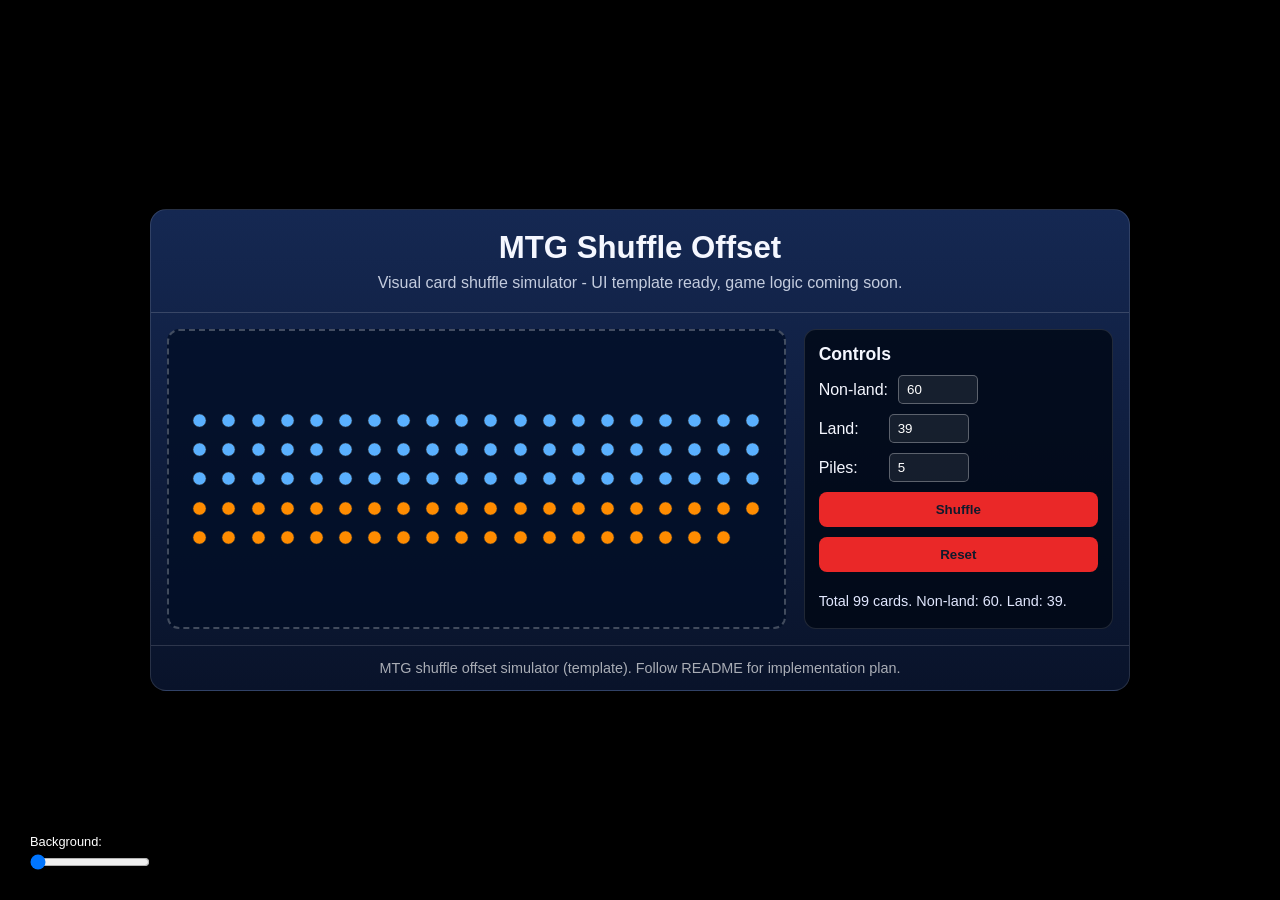
<file: mtg-shuffle-offset/index.html>
<!DOCTYPE html>
<html lang="en">
<head>
  <meta charset="UTF-8" />
  <meta name="viewport" content="width=device-width, initial-scale=1.0" />
  <title>MTG Shuffle Offset</title>
  <link rel="stylesheet" href="style.css" />
</head>
<body>
  <div id="root" class="app">
    <header class="header">
      <h1>MTG Shuffle Offset</h1>
      <p>Visual card shuffle simulator - UI template ready, game logic coming soon.</p>
    </header>

    <main class="main">
      <section class="board" id="board" aria-label="Deck visualization">
        <p class="board-placeholder">Deck visualization area will show cards as colored dots.</p>
      </section>

      <aside class="controls">
        <h2>Controls</h2>
        <div class="control-row">
          <label for="nonlandCount">Non-land:</label>
          <input id="nonlandCount" type="number" min="0" max="200" step="1" value="60" />
        </div>
        <div class="control-row">
          <label for="landCount">Land:</label>
          <input id="landCount" type="number" min="0" max="200" step="1" value="39" />
        </div>
        <div class="control-row">
          <label for="pileCount">Piles:</label>
          <input id="pileCount" type="number" min="2" max="20" step="1" value="5" />
        </div>
        <button id="btnShuffle">Shuffle</button>
        <button id="btnReset">Reset</button>
        <div class="stats" id="stats"></div>
      </aside>
    </main>

    <div class="bg-slider-container">
      <label for="bgSlider">Background:</label>
      <input id="bgSlider" type="range" min="0" max="100" value="0" />
    </div>
    </main>

    <footer class="footer">
      <p>MTG shuffle offset simulator (template). Follow README for implementation plan.</p>
    </footer>
  </div>

  <script src="script.js"></script>
</body>
</html>
</file>
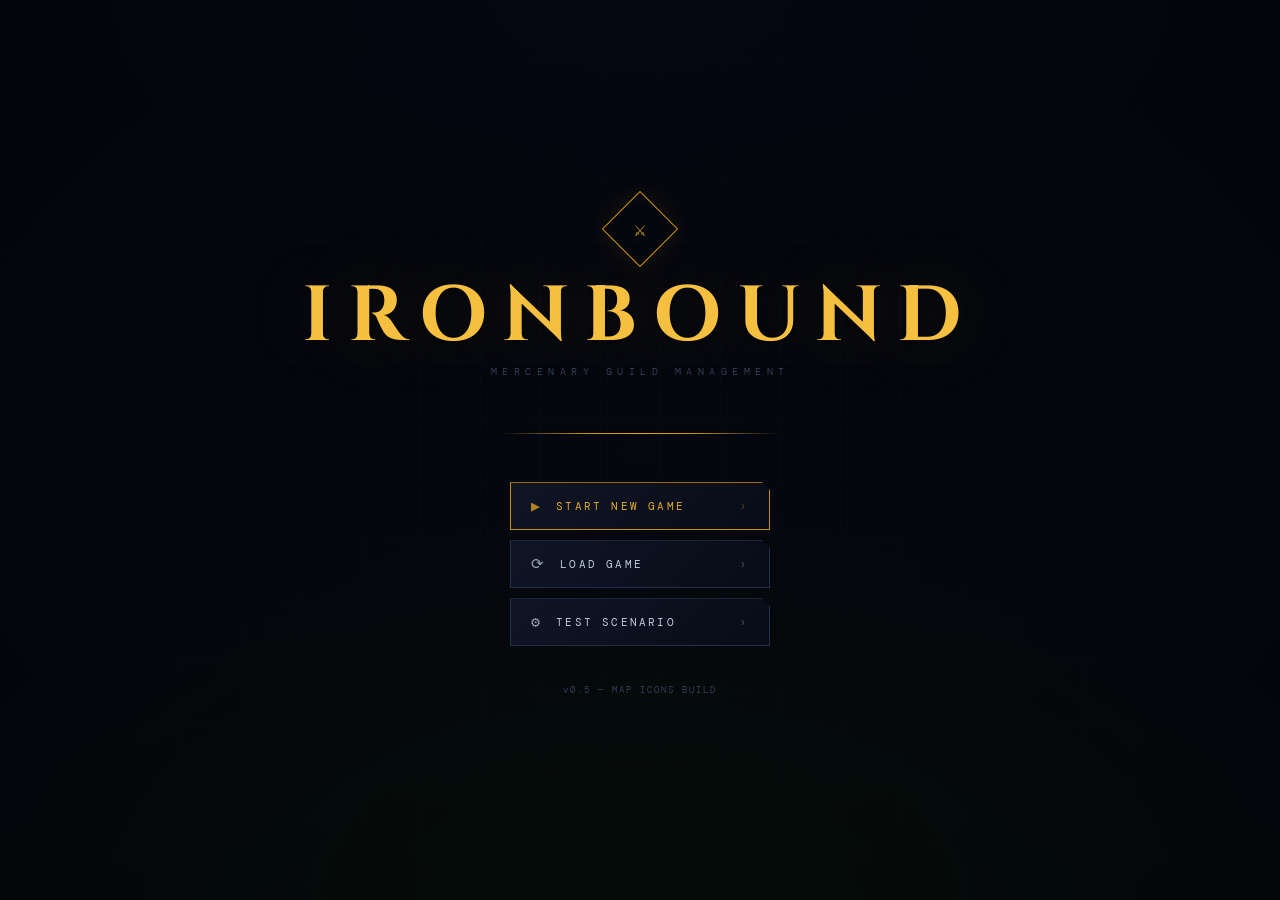
<file: UI-test-candidate2/index.html>
<!DOCTYPE html>
<html lang="en">
<head>
<meta charset="UTF-8">
<meta name="viewport" content="width=device-width, initial-scale=1.0">
<title>Ironbound</title>
<link href="https://fonts.googleapis.com/css2?family=Cinzel:wght@400;600;700&family=Lora:ital,wght@0,400;0,500;0,600;1,400&family=DM+Mono:ital,wght@0,300;0,400;0,500;1,400&display=swap" rel="stylesheet">
<style>
:root {
  --s0:#04060c; --s1:#080c17; --s2:#0c1020; --s3:#101526; --s4:#151c30; --s5:#1c2438;
  --b1:#1a2238; --b2:#232e4a; --b3:#2e3e62; --b4:#3d5280;
  --t1:#edf0f8; --t2:#c0ccde; --t3:#7a8aaa; --t4:#3a4660;
  --g1:#c8900e; --g2:#e6aa22; --g3:#f5c040;
  --ok:#3a9850; --okb:#4ec468; --warn:#b07a14; --warnb:#e09a24;
  --bad:#9a2424; --badb:#cc4444; --blue:#2c6aaa; --blueb:#4a90d8;
  --fd:'Cinzel','Palatino Linotype',serif;
  --fb:'Lora',Georgia,serif;
  --fm:'DM Mono','Courier New',monospace;
  --sz-body:14px; --sz-label:11px; --sz-data:13px; --sz-micro:10px;
  --tb-h:54px; --sb-h:26px; --r:2px;
  --ease:cubic-bezier(.16,1,.3,1); --t:.2s; --tf:.12s;
}
*,*::before,*::after{margin:0;padding:0;box-sizing:border-box;}
html,body{width:100%;height:100%;background:var(--s0);color:var(--t2);font-family:var(--fm);font-size:var(--sz-label);line-height:1.5;overflow:hidden;user-select:none;-webkit-font-smoothing:antialiased;}

/* ── SCREENS ── */
.screen{position:absolute;inset:0;display:none;flex-direction:column;}
.screen.active{display:flex;}

/* ── LAUNCH ── */
#screen-launch{align-items:center;justify-content:center;}
#launch-bg{
  position:absolute;inset:0;
  background:
    radial-gradient(ellipse 90% 70% at 50% 100%,rgba(10,22,6,.85) 0%,transparent 65%),
    radial-gradient(ellipse 70% 50% at 50% 0%,rgba(6,10,26,.8) 0%,transparent 65%),
    radial-gradient(ellipse 100% 100% at 50% 50%,#06090f 0%,#030407 100%);
  background-size:cover;background-position:center;
}
#launch-overlay{position:absolute;inset:0;background:rgba(4,6,12,.45);}
.launch-grid{position:absolute;inset:0;opacity:.12;background-image:linear-gradient(var(--b1) 1px,transparent 1px),linear-gradient(90deg,var(--b1) 1px,transparent 1px);background-size:60px 60px;mask-image:radial-gradient(ellipse 65% 65% at 50% 50%,black 20%,transparent 100%);}
.launch-wrap{position:relative;text-align:center;animation:appear .65s var(--ease) both;}
@keyframes appear{from{opacity:0;transform:translateY(18px);filter:blur(3px);}to{opacity:1;transform:none;filter:none;}}
.launch-emblem{width:54px;height:54px;margin:0 auto 22px;border:1px solid var(--g1);transform:rotate(45deg);display:flex;align-items:center;justify-content:center;box-shadow:0 0 28px rgba(180,120,8,.14),inset 0 0 16px rgba(180,120,8,.06);}
.launch-emblem-inner{transform:rotate(-45deg);font-size:20px;color:var(--g2);}
.launch-title{font-family:var(--fd);font-size:clamp(52px,8vw,78px);font-weight:700;color:var(--g3);letter-spacing:.2em;line-height:1;margin-bottom:8px;text-shadow:0 0 80px rgba(210,160,20,.2),0 2px 6px rgba(0,0,0,.9);}
.launch-tagline{font-family:var(--fm);font-size:10px;font-weight:300;letter-spacing:.55em;color:var(--t4);text-transform:uppercase;margin-bottom:54px;}
.launch-rule{width:280px;height:1px;margin:0 auto 48px;background:linear-gradient(90deg,transparent,var(--g1) 30%,var(--g2) 50%,var(--g1) 70%,transparent);}
.launch-menu{display:flex;flex-direction:column;gap:10px;align-items:center;}
.launch-btn{width:260px;padding:13px 20px;display:flex;align-items:center;gap:14px;background:linear-gradient(135deg,var(--s3) 0%,var(--s1) 100%);border:1px solid var(--b2);color:var(--t2);font-family:var(--fm);font-size:11px;font-weight:400;letter-spacing:.2em;cursor:pointer;text-align:left;transition:all var(--tf);clip-path:polygon(0 0,calc(100% - 8px) 0,100% 8px,100% 100%,0 100%);}
.launch-btn:hover{background:linear-gradient(135deg,var(--s5) 0%,var(--s3) 100%);border-color:var(--b3);color:var(--t1);}
.launch-btn.primary{border-color:var(--g1);color:var(--g2);}
.launch-btn.primary:hover{background:linear-gradient(135deg,rgba(40,25,4,.95) 0%,rgba(18,12,2,.95) 100%);border-color:var(--g3);color:var(--g3);box-shadow:0 0 18px rgba(180,130,10,.1);}
.lbtn-icon{font-size:15px;flex-shrink:0;opacity:.75;}
.lbtn-text{flex:1;}
.lbtn-arr{font-size:13px;opacity:.3;}
.launch-version{font-family:var(--fm);font-size:9px;font-weight:300;color:var(--t4);margin-top:38px;letter-spacing:.22em;}

/* ── NEW GAME ── */
#screen-new-game{align-items:center;justify-content:center;background:rgba(2,4,10,.93);}
.modal{background:var(--s2);border:1px solid var(--b2);width:500px;max-height:92vh;overflow-y:auto;animation:appear .22s var(--ease) both;box-shadow:0 28px 80px rgba(0,0,0,.75),0 0 0 1px var(--b1);}
.modal-hd{padding:24px 28px 18px;background:linear-gradient(180deg,var(--s4) 0%,var(--s2) 100%);border-bottom:1px solid var(--b1);}
.modal-title{font-family:var(--fd);font-size:17px;font-weight:600;color:var(--g3);letter-spacing:.12em;margin-bottom:4px;}
.modal-desc{font-family:var(--fm);font-size:var(--sz-micro);font-weight:300;color:var(--t4);letter-spacing:.18em;text-transform:uppercase;}
.modal-body{padding:22px 28px;}
.modal-ft{padding:16px 28px;border-top:1px solid var(--b1);display:flex;justify-content:space-between;gap:12px;background:var(--s1);}
.field{margin-bottom:18px;}
.field label{display:block;font-family:var(--fm);font-size:var(--sz-micro);font-weight:400;letter-spacing:.22em;color:var(--t4);text-transform:uppercase;margin-bottom:7px;}
.field input{width:100%;padding:10px 14px;background:var(--s1);border:1px solid var(--b1);color:var(--t1);font-family:var(--fm);font-size:13px;outline:none;transition:border-color var(--tf);border-radius:var(--r);}
.field input:focus{border-color:var(--b4);box-shadow:0 0 0 2px rgba(60,80,140,.14);}
.field .hint{font-family:var(--fm);font-size:var(--sz-micro);color:var(--t4);margin-top:5px;}
.frow{display:grid;grid-template-columns:1fr 1fr;gap:16px;}

/* ── BUTTONS ── */
.btn{padding:9px 18px;background:var(--s3);border:1px solid var(--b2);color:var(--t2);font-family:var(--fm);font-size:11px;font-weight:400;letter-spacing:.12em;cursor:pointer;transition:all var(--tf);outline:none;border-radius:var(--r);}
.btn:hover{background:var(--s5);border-color:var(--b3);color:var(--t1);}
.btn.primary{border-color:var(--g1);color:var(--g2);background:rgba(16,10,2,.7);}
.btn.primary:hover{border-color:var(--g3);color:var(--g3);background:rgba(32,18,2,.9);}
.btn.sm{padding:7px 16px;font-size:10px;}

/* ── GAME LAYOUT ── */
#screen-game{flex-direction:column;}
#toolbar{height:var(--tb-h);flex-shrink:0;background:linear-gradient(180deg,var(--s4) 0%,var(--s2) 100%);border-bottom:1px solid var(--b1);display:flex;align-items:center;padding:0 20px 0 18px;z-index:100;box-shadow:0 2px 20px rgba(0,0,0,.5);}
.tb-brand{font-family:var(--fd);font-size:15px;font-weight:700;color:var(--g3);letter-spacing:.2em;padding-right:22px;margin-right:6px;border-right:1px solid var(--b2);flex-shrink:0;text-shadow:0 0 24px rgba(200,160,20,.2);}
.tb-stats{display:flex;align-items:stretch;}
.tb-stat{display:flex;flex-direction:column;justify-content:center;padding:0 18px;border-right:1px solid var(--b1);flex-shrink:0;}
.tb-stat-label{font-family:var(--fm);font-size:9px;font-weight:400;letter-spacing:.22em;color:var(--t4);text-transform:uppercase;line-height:1;margin-bottom:4px;}
.tb-stat-value{font-family:var(--fm);font-size:var(--sz-data);font-weight:500;color:var(--t1);letter-spacing:.05em;line-height:1;}
.tb-stat-value.gold{color:var(--g2);}
.tb-right{margin-left:auto;display:flex;align-items:center;gap:10px;}
.tb-save{height:30px;padding:0 14px;background:var(--s2);border:1px solid var(--b1);color:var(--t4);font-family:var(--fm);font-size:9px;font-weight:300;letter-spacing:.16em;cursor:pointer;transition:all var(--tf);border-radius:var(--r);}
.tb-save:hover{border-color:var(--b2);color:var(--t3);background:var(--s3);}
#end-turn-btn{height:38px;padding:0 24px;background:linear-gradient(135deg,rgba(70,42,4,.95),rgba(40,24,2,.95));border:1px solid var(--g1);color:var(--g2);font-family:var(--fm);font-size:11px;font-weight:500;letter-spacing:.22em;cursor:pointer;transition:all var(--tf);border-radius:var(--r);white-space:nowrap;clip-path:polygon(10px 0,100% 0,calc(100% - 10px) 100%,0 100%);}
#end-turn-btn:hover{background:linear-gradient(135deg,rgba(100,60,5,1),rgba(60,36,3,1));border-color:var(--g3);color:var(--g3);}

/* ── MAP ── */
#game-body{flex:1;position:relative;overflow:hidden;}
#map-wrap{position:absolute;inset:0;cursor:grab;overflow:hidden;background:var(--s0);}
#map-wrap.dragging{cursor:grabbing;}
#map-canvas{position:absolute;top:0;left:0;}
#map-vignette{position:absolute;inset:0;pointer-events:none;z-index:2;background:radial-gradient(ellipse at 50% 50%,transparent 55%,rgba(4,6,12,.6) 100%);}

/* ── STATUS BAR ── */
#statusbar{height:var(--sb-h);flex-shrink:0;background:var(--s1);border-top:1px solid var(--b1);display:flex;align-items:center;padding:0 18px;gap:16px;font-family:var(--fm);font-size:9px;font-weight:300;color:var(--t4);letter-spacing:.07em;}
.sb-val{color:var(--t3);margin-left:4px;}
.sb-dot{color:var(--b2);}
.sb-hint{margin-left:auto;}

/* ── TOAST ── */
#toast{position:fixed;bottom:40px;left:50%;transform:translateX(-50%) translateY(10px);background:var(--s4);border:1px solid var(--b3);padding:10px 24px;font-size:12px;font-family:var(--fb);color:var(--t1);opacity:0;transition:all .18s;pointer-events:none;white-space:nowrap;z-index:999;box-shadow:0 6px 24px rgba(0,0,0,.6);}
#toast.show{opacity:1;transform:translateX(-50%) translateY(0);}

/* ── MAP LEGEND ── */
#map-legend{position:absolute;bottom:36px;left:16px;z-index:10;background:rgba(8,12,23,.82);border:1px solid var(--b2);padding:10px 14px;backdrop-filter:blur(4px);}
.leg-title{font-family:var(--fm);font-size:8px;letter-spacing:.22em;color:var(--t4);text-transform:uppercase;margin-bottom:8px;}
.leg-row{display:flex;align-items:center;gap:8px;margin-bottom:5px;font-family:var(--fm);font-size:9px;color:var(--t3);}
.leg-row:last-child{margin-bottom:0;}
.leg-icon{width:20px;height:20px;flex-shrink:0;}

/* ── DEV PANEL ── */
#dev-panel{position:fixed;bottom:0;left:0;right:0;height:200px;background:#030509;border-top:2px solid #501010;font-family:var(--fm);font-size:10px;display:none;flex-direction:column;z-index:9999;}
#dev-panel.open{display:flex;}
#dev-tb{height:32px;background:#060810;border-bottom:1px solid #12181e;display:flex;align-items:center;padding:0 10px;gap:6px;}
.dtag{color:#501010;font-size:9px;letter-spacing:.18em;margin-right:4px;}
.dbtn{padding:3px 10px;background:#0a0e16;border:1px solid #1a0e0e;color:#904040;font-family:var(--fm);font-size:9px;cursor:pointer;border-radius:2px;transition:all .1s;}
.dbtn:hover{border-color:#501010;color:#c06060;}
.dbtn.ok{border-color:#0e180e;color:#408040;}
.dbtn.ok:hover{border-color:#186018;color:#60c060;}
#dev-body{display:flex;flex:1;overflow:hidden;}
#dev-log{flex:1;overflow-y:auto;padding:6px 10px;line-height:1.7;}
#dev-aside{width:200px;border-left:1px solid #12181e;padding:6px;overflow-y:auto;}
.dasec{font-size:8px;letter-spacing:.18em;color:#2a3044;text-transform:uppercase;margin-bottom:4px;}
.dinj{display:block;width:100%;padding:4px 7px;margin-bottom:3px;background:#0a0e16;border:1px solid #1a2030;color:#3a5070;font-family:var(--fm);font-size:9px;cursor:pointer;text-align:left;border-radius:2px;transition:all .1s;}
.dinj:hover{border-color:#223040;color:#6090b8;}
.dle{margin-bottom:1px;font-size:10px;}
.dle.p{color:#2a6a2a;}.dle.f{color:#8a2a2a;}.dle.w{color:#6a5010;}.dle.i{color:#2a4458;}.dle.h{color:#505880;border-top:1px solid #12181e;margin-top:4px;padding-top:3px;}
#dev-badge{position:fixed;bottom:4px;right:8px;background:#140608;border:1px solid #380c0c;color:#501010;font-family:var(--fm);font-size:9px;padding:2px 8px;cursor:pointer;z-index:9998;letter-spacing:.1em;display:none;border-radius:2px;}
#dev-badge:hover{color:#803030;}
</style>
</head>
<body>

<!-- ═══════════ LAUNCH SCREEN ═══════════ -->
<div id="screen-launch" class="screen active">
  <div id="launch-bg"></div>
  <div id="launch-overlay"></div>
  <div class="launch-grid"></div>
  <div class="launch-wrap">
    <div class="launch-emblem"><div class="launch-emblem-inner">⚔</div></div>
    <div class="launch-title">IRONBOUND</div>
    <div class="launch-tagline">Mercenary Guild Management</div>
    <div class="launch-rule"></div>
    <div class="launch-menu">
      <button class="launch-btn primary" onclick="showScreen('new-game')">
        <span class="lbtn-icon">▶</span><span class="lbtn-text">START NEW GAME</span><span class="lbtn-arr">›</span>
      </button>
      <button class="launch-btn" onclick="document.getElementById('file-input').click()">
        <span class="lbtn-icon">⟳</span><span class="lbtn-text">LOAD GAME</span><span class="lbtn-arr">›</span>
      </button>
      <button class="launch-btn" onclick="toast('No test scenarios defined yet.')">
        <span class="lbtn-icon">⚙</span><span class="lbtn-text">TEST SCENARIO</span><span class="lbtn-arr">›</span>
      </button>
      <input type="file" id="file-input" accept=".json" style="display:none" onchange="loadGame(event)">
    </div>
    <div class="launch-version">v0.5 — MAP ICONS BUILD</div>
  </div>
</div>

<!-- ═══════════ NEW GAME SCREEN ═══════════ -->
<div id="screen-new-game" class="screen">
  <div style="position:absolute;inset:0;display:flex;align-items:center;justify-content:center;background:rgba(2,4,10,.93)">
    <div class="modal">
      <div class="modal-hd">
        <div class="modal-title">WORLD OPTIONS</div>
        <div class="modal-desc">Configure your starting conditions</div>
      </div>
      <div class="modal-body">
        <div class="field">
          <label>Organization Name</label>
          <input type="text" id="f-name" value="The Guild" maxlength="32">
        </div>
        <div class="frow">
          <div class="field">
            <label>Starting Gold</label>
            <input type="number" id="f-gold" value="4200">
          </div>
          <div class="field">
            <label>Starting Characters</label>
            <input type="number" id="f-chars" value="3" min="0" max="9">
            <div class="hint">0 – 9 random recruits</div>
          </div>
        </div>
        <div class="frow">
          <div class="field">
            <label>Target World POIs</label>
            <input type="number" id="f-pois" value="20" min="10" max="50">
          </div>
          <div class="field">
            <label>Known POIs at Start</label>
            <input type="number" id="f-known" value="8" min="6" max="20">
          </div>
        </div>
        <div class="field">
          <label>Map Size (tiles)</label>
          <input type="number" id="f-mapsize" value="128" min="64" max="256">
          <div class="hint">64 – 256, square map</div>
        </div>
      </div>
      <div class="modal-ft">
        <button class="btn sm" onclick="showScreen('launch')">‹ Back</button>
        <button class="btn sm primary" onclick="startGame()">Begin ›</button>
      </div>
    </div>
  </div>
</div>

<!-- ═══════════ GAME SCREEN ═══════════ -->
<div id="screen-game" class="screen">
  <div id="toolbar">
    <div class="tb-brand">IRONBOUND</div>
    <div class="tb-stats">
      <div class="tb-stat">
        <div class="tb-stat-label">Turn</div>
        <div class="tb-stat-value" id="tb-turn">1</div>
      </div>
      <div class="tb-stat">
        <div class="tb-stat-label">Day</div>
        <div class="tb-stat-value" id="tb-day">1</div>
      </div>
      <div class="tb-stat">
        <div class="tb-stat-label">Gold</div>
        <div class="tb-stat-value gold" id="tb-gold">4,200</div>
      </div>
      <div class="tb-stat">
        <div class="tb-stat-label">Roster</div>
        <div class="tb-stat-value" id="tb-roster">0</div>
      </div>
      <div class="tb-stat">
        <div class="tb-stat-label">HQ</div>
        <div class="tb-stat-value" id="tb-hq">—</div>
      </div>
    </div>
    <div class="tb-right">
      <button class="tb-save" onclick="saveGame()">SAVE</button>
      <button id="end-turn-btn" onclick="endTurn()">END TURN ›</button>
    </div>
  </div>

  <div id="game-body">
    <div id="map-wrap">
      <canvas id="map-canvas"></canvas>
      <div id="map-vignette"></div>
    </div>

    <!-- MAP LEGEND -->
    <div id="map-legend">
      <div class="leg-title">Map Legend</div>
      <div class="leg-row">
        <canvas class="leg-icon" id="leg-city"></canvas>
        <span>City</span>
      </div>
      <div class="leg-row">
        <canvas class="leg-icon" id="leg-disc-lg"></canvas>
        <span>Discovered POI (large)</span>
      </div>
      <div class="leg-row">
        <canvas class="leg-icon" id="leg-disc-md"></canvas>
        <span>Discovered POI (medium)</span>
      </div>
      <div class="leg-row">
        <canvas class="leg-icon" id="leg-disc-sm"></canvas>
        <span>Discovered POI (small)</span>
      </div>
      <div class="leg-row">
        <canvas class="leg-icon" id="leg-undisc"></canvas>
        <span>Undiscovered POI</span>
      </div>
    </div>
  </div>

  <div id="statusbar">
    <span>MAP <span class="sb-val" id="st-map">—</span></span>
    <span class="sb-dot">·</span>
    <span>SEED <span class="sb-val" id="st-seed">—</span></span>
    <span class="sb-dot">·</span>
    <span>POIs <span class="sb-val" id="st-pois">—</span></span>
    <span class="sb-hint" id="st-hint">scroll to zoom · drag to pan</span>
  </div>
</div>

<div id="toast"></div>
<div id="dev-badge" onclick="DEV.toggle()">DEV ▲</div>
<div id="dev-panel">
  <div id="dev-tb">
    <span class="dtag">⚠ DEV</span>
    <button class="dbtn ok" onclick="DEV.validate()">✓ Validate</button>
    <button class="dbtn" onclick="DEV.scenario('world')">▶ World Gen</button>
    <button class="dbtn" onclick="DEV.imgReport()">🖼 Images</button>
    <button class="dbtn" onclick="DEV.clear()">✕ Clear</button>
    <button class="dbtn" style="margin-left:auto" onclick="DEV.toggle()">▼</button>
  </div>
  <div id="dev-body">
    <div id="dev-log"><div class="dle i">· Dev console ready.</div></div>
    <div id="dev-aside">
      <div class="dasec">Inject</div>
      <button class="dinj" onclick="DEV.inj.disc()">Discover all POIs</button>
      <button class="dinj" onclick="DEV.inj.rich()">Rich org (gold)</button>
      <div class="dasec" style="margin-top:8px">Images</div>
      <button class="dinj" onclick="DEV.imgReport()">Report missing</button>
    </div>
  </div>
</div>

<script>
'use strict';

// ═══════════════════════════════════════════════════════════════════════════
//  IMAGE REGISTRY
//  All image paths declared here. Rendering always uses IMG.get() / IMG.draw().
//  Missing images fall back to procedural shapes — nothing breaks.
//
//  File naming convention:
//    bg-{id}.png               — screen backgrounds
//    map-city-{size}.png       — city marker on global map (400×400, round crop)
//    map-poi-{size}-disc.png   — discovered POI marker (400×400, diamond crop)
//    map-poi-undisc.png        — undiscovered POI marker (400×400, diamond crop)
//    portrait-{id}.png         — character portraits (square, rhombus crop)
//    item-{id}.png             — item icons (64×64)
//    obj-{id}.png              — zone object icons (32×32)
//    zone-{name}.png           — zone background images (440×140)
//    poi-bg-{type}.png         — POI panel header backgrounds (440×140)
// ═══════════════════════════════════════════════════════════════════════════

const IMG_BASE = './images/';

const IMG_REGISTRY = {
  // ── Map markers ──────────────────────────────────────────────────────────
  'map-city-large':       'map-city-large.png',
  'map-city-medium':      'map-city-large.png',   // reuse until medium variant exists
  'map-city-small':       'map-city-large.png',   // reuse until small variant exists

  'map-poi-small-disc':   'map-poi-small-disc.png',
  'map-poi-medium-disc':  'map-poi-medium-disc.png',
  'map-poi-large-disc':   'map-poi-large-disc.png',
  'map-poi-undisc':       'map-poi-undisc.png',
};

// ── Image loader module ───────────────────────────────────────────────────
const IMG = (() => {
  const cache   = {};   // key → HTMLImageElement | null
  const pending = {};   // key → Promise
  const stats   = { loaded:0, failed:0, total:0 };

  function load(key) {
    if (key in cache)   return Promise.resolve(cache[key]);
    if (key in pending) return pending[key];
    const path = IMG_REGISTRY[key];
    if (!path) { cache[key] = null; return Promise.resolve(null); }
    stats.total++;
    pending[key] = new Promise(resolve => {
      const img = new Image();
      img.onload  = () => { cache[key] = img;  stats.loaded++; delete pending[key]; resolve(img); };
      img.onerror = () => { cache[key] = null; stats.failed++; delete pending[key]; resolve(null); };
      img.src = IMG_BASE + path;
    });
    return pending[key];
  }

  function preloadAll() {
    return Promise.all(Object.keys(IMG_REGISTRY).map(load));
  }

  function get(key) { return cache[key] ?? null; }

  function draw(ctx, key, x, y, w, h, fallback) {
    const img = get(key);
    if (img) { ctx.drawImage(img, x, y, w, h); }
    else if (fallback) { fallback(ctx, x, y, w, h); }
    return !!img;
  }

  function report() {
    return {
      total:   Object.keys(IMG_REGISTRY).length,
      loaded:  stats.loaded,
      failed:  stats.failed,
      missing: Object.keys(IMG_REGISTRY).filter(k => cache[k] === null),
      present: Object.keys(IMG_REGISTRY).filter(k => cache[k] !== null),
    };
  }

  return { load, preloadAll, get, draw, report };
})();

// ── Key helpers ───────────────────────────────────────────────────────────
function cityImgKey(size)      { return `map-city-${size || 'large'}`; }
function poiDiscImgKey(size)   { return `map-poi-${size || 'medium'}-disc`; }
const POI_UNDISC_KEY = 'map-poi-undisc';

// ═══════════════════════════════════════════════════════════════════════════
//  TERRAIN COLOURS
// ═══════════════════════════════════════════════════════════════════════════
const TC = {
  water:'#071420', plains:'#0e1a10', forest:'#071409',
  mountains:'#131418', snow:'#1a1c20', desert:'#1a1508', wasteland:'#120e18'
};

// ═══════════════════════════════════════════════════════════════════════════
//  PRNG  (simple mulberry32-style)
// ═══════════════════════════════════════════════════════════════════════════
function rng(s) {
  s = (s ^ 0xdeadbeef) >>> 0;
  return () => {
    s = (Math.imul(s ^ (s >>> 16), 0x45d9f3b)) >>> 0;
    s ^= s >>> 15;
    return (s >>> 0) / 4294967296;
  };
}

// ═══════════════════════════════════════════════════════════════════════════
//  WORLD GENERATION
// ═══════════════════════════════════════════════════════════════════════════
function genWorld(o = {}) {
  const seed = o.seed || (Date.now() & 0xffff);
  const MAP  = o.mapSize || 128;
  const nP   = o.nPOIs   || 20;
  const nK   = Math.min(o.nKnown || 8, nP);
  const r    = rng(seed);

  // Terrain
  const tiles = [];
  for (let y = 0; y < MAP; y++) {
    tiles[y] = [];
    for (let x = 0; x < MAP; x++) {
      const v = Math.sin(x * .09 + seed * .01) * .5
              + Math.cos(y * .07 + seed * .013) * .4
              + Math.sin((x + y) * .05) * .3
              + Math.cos((x - y) * .08) * .25;
      const n = (v + 1.45) / 2.9;
      let t = 'plains';
      if (n < .28) t = 'water';
      else if (n < .45) t = 'forest';
      else if (n > .68) t = 'mountains';
      tiles[y][x] = { type: t };
    }
  }

  // Cities — fixed positions with slight randomisation
  const cd = [
    { id:'c0', name:'Valdenmoor', size:'large',  tx:.18, ty:.18 },
    { id:'c1', name:'Ashford',    size:'medium', tx:.80, ty:.15 },
    { id:'c2', name:'Irongate',   size:'small',  tx:.50, ty:.80 },
  ];
  const cities = cd.map(c => ({
    ...c,
    x: Math.floor(c.tx * MAP + (r() - .5) * MAP * .06),
    y: Math.floor(c.ty * MAP + (r() - .5) * MAP * .06),
  }));
  const hqIdx = Math.floor(r() * 3);
  cities[hqIdx].isHQ = true;

  // POIs
  const poiNames = [
    'Ironveil Hollow','The Pale Crossing','Sundermark','Ashrift Den','Grey Barrow',
    'Coldfen','Embervault','The Sunken Keep','Duskfall Ridge','Thornmere',
    'Veilstone','Crumbled Gate','Hollow Pines','Saltmere','Ashen Reach',
    'Dreadfen','Old Garrison','Carrion Bluff','Mistfall','Wraithwood',
  ];
  const poiTypes = ['dungeon','ruins','camp','cave','forest zone','stronghold'];
  const pois = [];
  for (let i = 0; i < nP; i++) {
    let x, y, attempts = 0;
    do {
      x = Math.floor(r() * (MAP - 16)) + 8;
      y = Math.floor(r() * (MAP - 16)) + 8;
      attempts++;
    } while (tiles[y]?.[x]?.type === 'water' && attempts < 50);

    const sz = r() < .35 ? 'small' : r() < .7 ? 'medium' : 'large';
    const baseDays = sz === 'small' ? 2 + Math.floor(r() * 8)
                   : sz === 'medium' ? 10 + Math.floor(r() * 50)
                   : 30 + Math.floor(r() * 150);
    pois.push({
      id:           'p' + i,
      name:         poiNames[i % poiNames.length],
      type:         poiTypes[Math.floor(r() * poiTypes.length)],
      x, y,
      size:         sz,
      despawnTimer: baseDays * 6,
      discovered:   i < nK,
    });
  }

  return { seed, MAP, tiles, cities, pois, hqId: cities[hqIdx].id };
}

// ═══════════════════════════════════════════════════════════════════════════
//  GAME STATE
// ═══════════════════════════════════════════════════════════════════════════
let GS = null;
function pOrg() { return GS?.organizations.find(o => o.id === GS.playerOrgId); }

function startGame() {
  const world = genWorld({
    mapSize: +document.getElementById('f-mapsize').value || 128,
    nPOIs:   +document.getElementById('f-pois').value   || 20,
    nKnown:  +document.getElementById('f-known').value  || 8,
  });
  GS = {
    turn: 1,
    world,
    organizations: [{
      id:         'player',
      name:       document.getElementById('f-name').value || 'The Guild',
      gold:       +document.getElementById('f-gold').value || 4200,
      hqCityId:   world.hqId,
      recruits:   [],
      groups:     [],
      inventory:  { food:[], equipment:[], weapons:[], misc:[], forSale:[] },
      criminalRecord: [],
    }],
    playerOrgId: 'player',
  };
  showScreen('game');
  initMap();
  updateUI();
  if (DEV.IS_DEV) DEV.validate();
}

function loadGame(e) {
  const f = e.target.files[0]; if (!f) return;
  const reader = new FileReader();
  reader.onload = ev => {
    try {
      GS = JSON.parse(ev.target.result);
      showScreen('game'); initMap(); updateUI();
      toast('Game loaded.');
    } catch {
      toast('Invalid save file.');
    }
  };
  reader.readAsText(f);
  e.target.value = '';
}

function saveGame() {
  const a = document.createElement('a');
  a.href = URL.createObjectURL(new Blob([JSON.stringify(GS)], { type:'application/json' }));
  a.download = `ironbound-t${GS.turn}.json`;
  a.click();
  toast('Game saved.');
}

function endTurn() {
  if (!GS) return;
  GS.turn++;
  GS.world.pois.forEach(p => { p.despawnTimer = Math.max(0, p.despawnTimer - 1); });
  updateUI();
  drawMap();
}

// ═══════════════════════════════════════════════════════════════════════════
//  UI UTILITIES
// ═══════════════════════════════════════════════════════════════════════════
let toastTimer = null;
function toast(m, d = 2750) {
  const el = document.getElementById('toast');
  el.textContent = m; el.classList.add('show');
  clearTimeout(toastTimer);
  toastTimer = setTimeout(() => el.classList.remove('show'), d);
}

function showScreen(n) {
  document.querySelectorAll('.screen').forEach(s => s.classList.remove('active'));
  document.getElementById('screen-' + n).classList.add('active');
}

function updateUI() {
  if (!GS) return;
  const org = pOrg(), w = GS.world;
  const hq  = w.cities.find(c => c.id === org.hqCityId);
  document.getElementById('tb-turn').textContent  = GS.turn;
  document.getElementById('tb-day').textContent   = Math.ceil(GS.turn / 6);
  document.getElementById('tb-gold').textContent  = org.gold.toLocaleString();
  document.getElementById('tb-roster').textContent= org.recruits.length;
  document.getElementById('tb-hq').textContent    = hq ? hq.name : '—';
  const disc = w.pois.filter(p => p.discovered).length;
  document.getElementById('st-map').textContent   = w.MAP + '×' + w.MAP;
  document.getElementById('st-seed').textContent  = w.seed;
  document.getElementById('st-pois').textContent  = disc + '/' + w.pois.length + ' discovered';
}

// ═══════════════════════════════════════════════════════════════════════════
//  MAP CAMERA & CANVAS
// ═══════════════════════════════════════════════════════════════════════════
let mc, mctx, cam = { ox:0, oy:0, zoom:1, ts:6 }, drag = null;
const ets  = () => cam.ts * cam.zoom;
function w2s(wx, wy) { const ts = ets(); return [wx*ts - cam.ox, wy*ts - cam.oy]; }
function s2w(sx, sy) { const ts = ets(); return [(sx + cam.ox)/ts, (sy + cam.oy)/ts]; }

function initMap() {
  const wrap = document.getElementById('map-wrap');
  mc   = document.getElementById('map-canvas');
  mctx = mc.getContext('2d');
  sizeCan();
  window.addEventListener('resize', () => { sizeCan(); drawMap(); });

  const MAP = GS.world.MAP;
  const ts  = Math.min((wrap.clientWidth - 40) / MAP, (wrap.clientHeight - 40) / MAP);
  cam.ts   = ts; cam.zoom = 1;
  cam.ox   = -(wrap.clientWidth  - MAP * ts) / 2;
  cam.oy   = -(wrap.clientHeight - MAP * ts) / 2;

  wrap.addEventListener('mousedown', mDown);
  wrap.addEventListener('mousemove', mMove);
  wrap.addEventListener('mouseup',   mUp);
  wrap.addEventListener('mouseleave',mUp);
  wrap.addEventListener('wheel',     mWheel, { passive:false });

  drawMap();
  fillLegend();
}

function sizeCan() {
  const w = document.getElementById('map-wrap'), dpr = devicePixelRatio;
  mc.width  = w.clientWidth  * dpr;
  mc.height = w.clientHeight * dpr;
  mc.style.width  = w.clientWidth  + 'px';
  mc.style.height = w.clientHeight + 'px';
}

// ─── Legend thumbnails ──────────────────────────────────────────────────
function fillLegend() {
  const entries = [
    { canvasId:'leg-city',     imgKey:'map-city-large',      shape:'circle',  color:'#3a80c0' },
    { canvasId:'leg-disc-lg',  imgKey:'map-poi-large-disc',  shape:'diamond', color:'#c8900e' },
    { canvasId:'leg-disc-md',  imgKey:'map-poi-medium-disc', shape:'diamond', color:'#a07008' },
    { canvasId:'leg-disc-sm',  imgKey:'map-poi-small-disc',  shape:'diamond', color:'#806005' },
    { canvasId:'leg-undisc',   imgKey:POI_UNDISC_KEY,        shape:'diamond', color:'#2a3a5a' },
  ];
  for (const e of entries) {
    const c = document.getElementById(e.canvasId);
    if (!c) continue;
    const dpr = devicePixelRatio;
    c.width  = 20 * dpr; c.height = 20 * dpr;
    c.style.width = '20px'; c.style.height = '20px';
    const ctx = c.getContext('2d');
    ctx.scale(dpr, dpr);
    const img = IMG.get(e.imgKey);
    if (img) {
      if (e.shape === 'circle') {
        ctx.save(); ctx.beginPath(); ctx.arc(10,10,9,0,Math.PI*2); ctx.clip();
        ctx.drawImage(img, 1, 1, 18, 18); ctx.restore();
      } else {
        // diamond clip
        ctx.save(); ctx.beginPath();
        ctx.moveTo(10,1); ctx.lineTo(19,10); ctx.lineTo(10,19); ctx.lineTo(1,10);
        ctx.closePath(); ctx.clip();
        ctx.drawImage(img, 1, 1, 18, 18); ctx.restore();
      }
    } else {
      // Procedural fallback
      ctx.fillStyle = e.color;
      if (e.shape === 'circle') {
        ctx.beginPath(); ctx.arc(10,10,8,0,Math.PI*2); ctx.fill();
      } else {
        ctx.beginPath();
        ctx.moveTo(10,2); ctx.lineTo(18,10); ctx.lineTo(10,18); ctx.lineTo(2,10);
        ctx.closePath(); ctx.fill();
      }
    }
  }
}

// ═══════════════════════════════════════════════════════════════════════════
//  MAP DRAWING
// ═══════════════════════════════════════════════════════════════════════════
function drawMap() {
  if (!GS || !mctx) return;
  const dpr = devicePixelRatio;
  const lw  = mc.width / dpr, lh = mc.height / dpr;
  const MAP = GS.world.MAP, ts = ets();

  mctx.save();
  mctx.scale(dpr, dpr);
  mctx.fillStyle = '#040609';
  mctx.fillRect(0, 0, lw, lh);

  const x0 = Math.max(0, Math.floor(s2w(0, 0)[0]));
  const y0 = Math.max(0, Math.floor(s2w(0, 0)[1]));
  const x1 = Math.min(MAP, Math.ceil(s2w(lw, 0)[0]) + 1);
  const y1 = Math.min(MAP, Math.ceil(s2w(0, lh)[1]) + 1);

  // ── Terrain tiles ──
  for (let ty = y0; ty < y1; ty++) {
    for (let tx = x0; tx < x1; tx++) {
      const t = GS.world.tiles[ty]?.[tx]; if (!t) continue;
      const [sx, sy] = w2s(tx, ty);
      mctx.fillStyle = TC[t.type] || '#111';
      mctx.fillRect(sx, sy, ts + .5, ts + .5);
    }
  }

  // ── Subtle grid ──
  if (ts > 22) {
    mctx.strokeStyle = 'rgba(255,255,255,.03)';
    mctx.lineWidth = .4;
    for (let tx = x0; tx < x1; tx++) {
      const [sx] = w2s(tx, 0);
      mctx.beginPath(); mctx.moveTo(sx, 0); mctx.lineTo(sx, lh); mctx.stroke();
    }
    for (let ty = y0; ty < y1; ty++) {
      const [, sy] = w2s(0, ty);
      mctx.beginPath(); mctx.moveTo(0, sy); mctx.lineTo(lw, sy); mctx.stroke();
    }
  }

  // ── Roads ──
  mctx.setLineDash([ts * .45, ts * .3]);
  mctx.strokeStyle = 'rgba(120,95,35,.28)';
  mctx.lineWidth   = Math.max(1, ts * .18);
  GS.world.cities.forEach((c, i) => {
    GS.world.cities.slice(i + 1).forEach(d => {
      const [ax, ay] = w2s(c.x + .5, c.y + .5);
      const [bx, by] = w2s(d.x + .5, d.y + .5);
      mctx.beginPath(); mctx.moveTo(ax, ay); mctx.lineTo(bx, by); mctx.stroke();
    });
  });
  mctx.setLineDash([]);

  // ── POI markers ──
  GS.world.pois.forEach(poi => {
    const [sx, sy] = w2s(poi.x + .5, poi.y + .5);
    const pr = Math.max(4, ts * .85);

    // Visibility culling
    if (sx < -pr * 4 || sx > lw + pr * 4 || sy < -pr * 4 || sy > lh + pr * 4) return;

    if (poi.discovered) {
      drawPOIDiscovered(sx, sy, pr, poi);
    } else {
      drawPOIUndiscovered(sx, sy, pr);
    }

    // Label (discovered only, sufficient zoom)
    if (ts > 6 && poi.discovered) {
      const fs = Math.min(11, Math.max(7, ts * .82));
      mctx.font = `400 ${fs}px 'Lora',serif`;
      mctx.fillStyle  = 'rgba(175,120,12,.9)';
      mctx.textAlign  = 'center';
      mctx.textBaseline = 'top';
      mctx.shadowColor = 'rgba(0,0,0,.95)';
      mctx.shadowBlur  = 4;
      mctx.fillText(poi.name, sx, sy + pr * 1.3 + 2);
      mctx.shadowBlur = 0;
    }
    // "?" label on undiscovered
    if (ts > 10 && !poi.discovered) {
      const fs = Math.max(8, pr * .9);
      mctx.font = `${fs}px 'DM Mono',monospace`;
      mctx.fillStyle = 'rgba(55,75,120,.5)';
      mctx.textAlign = 'center'; mctx.textBaseline = 'middle';
      mctx.fillText('?', sx, sy);
    }
  });

  // ── City markers ──
  GS.world.cities.forEach(city => {
    const [sx, sy] = w2s(city.x + .5, city.y + .5);
    const cr = Math.max(5, ts * .95);

    // HQ outer glow ring
    if (city.isHQ) {
      mctx.beginPath(); mctx.arc(sx, sy, cr * 2.4, 0, Math.PI * 2);
      mctx.strokeStyle = 'rgba(180,130,10,.18)';
      mctx.lineWidth   = cr * .5;
      mctx.stroke();
    }

    drawCity(sx, sy, cr, city);

    // City label
    if (ts > 4) {
      const fs = Math.min(13, Math.max(8, ts * .92));
      mctx.font = `600 ${fs}px 'Cinzel',serif`;
      mctx.fillStyle = '#6ab0da';
      mctx.textAlign = 'center'; mctx.textBaseline = 'top';
      mctx.shadowColor = 'rgba(0,0,0,.9)'; mctx.shadowBlur = 4;
      mctx.fillText(city.name, sx, sy + cr * 1.35 + 1);
      if (city.isHQ) {
        mctx.font = `300 ${Math.max(6, fs * .7)}px 'DM Mono',monospace`;
        mctx.fillStyle = '#c89010';
        mctx.fillText('[HQ]', sx, sy + cr * 1.35 + fs + 2);
      }
      mctx.shadowBlur = 0;
    }
  });

  mctx.restore();
}

// ─── Draw a city marker at (sx,sy) radius cr ────────────────────────────
function drawCity(sx, sy, cr, city) {
  const imgKey = cityImgKey(city.size);
  const img    = IMG.get(imgKey);

  if (img && ets() > 6) {
    // Image: circular crop
    mctx.save();
    mctx.beginPath(); mctx.arc(sx, sy, cr, 0, Math.PI * 2); mctx.clip();
    mctx.drawImage(img, sx - cr, sy - cr, cr * 2, cr * 2);
    // Subtle overlay so the icon reads on dark terrain
    mctx.fillStyle = 'rgba(0,0,0,.25)'; mctx.fillRect(sx - cr, sy - cr, cr * 2, cr * 2);
    mctx.restore();
    // Ring border
    mctx.beginPath(); mctx.arc(sx, sy, cr, 0, Math.PI * 2);
    mctx.strokeStyle = '#4a80b8'; mctx.lineWidth = 1.5; mctx.stroke();
  } else {
    // Procedural fallback: filled circle + inner dot
    mctx.beginPath(); mctx.arc(sx, sy, cr, 0, Math.PI * 2);
    mctx.fillStyle   = '#3a80c0';
    mctx.shadowColor = '#1a5888'; mctx.shadowBlur = 8;
    mctx.fill(); mctx.shadowBlur = 0;
    mctx.beginPath(); mctx.arc(sx, sy, cr * .35, 0, Math.PI * 2);
    mctx.fillStyle = '#040608'; mctx.fill();
  }
}

// ─── Draw a discovered POI diamond at (sx,sy) ──────────────────────────
function drawPOIDiscovered(sx, sy, pr, poi) {
  const imgKey = poiDiscImgKey(poi.size);
  const img    = IMG.get(imgKey);
  const halfW  = pr * .72;

  if (img && ets() > 6) {
    // Image: rotated square (diamond) clip
    mctx.save();
    mctx.translate(sx, sy); mctx.rotate(Math.PI / 4);
    mctx.beginPath(); mctx.rect(-halfW, -halfW, halfW * 2, halfW * 2); mctx.clip();
    mctx.rotate(-Math.PI / 4); // unrotate before drawing image so it stays upright
    mctx.drawImage(img, -halfW * 1.42, -halfW * 1.42, halfW * 2.84, halfW * 2.84);
    mctx.rotate(Math.PI / 4);
    // Dark tint overlay
    mctx.fillStyle = 'rgba(0,0,0,.35)'; mctx.fillRect(-halfW, -halfW, halfW * 2, halfW * 2);
    mctx.restore();
    // Gold outline
    mctx.save();
    mctx.translate(sx, sy); mctx.rotate(Math.PI / 4);
    mctx.strokeStyle = '#c8900e'; mctx.lineWidth = 1.5;
    mctx.strokeRect(-halfW, -halfW, halfW * 2, halfW * 2);
    mctx.restore();
  } else {
    // Procedural fallback: gold filled diamond
    mctx.save(); mctx.translate(sx, sy); mctx.rotate(Math.PI / 4);
    mctx.fillStyle   = '#c8900e';
    mctx.shadowColor = '#a07008'; mctx.shadowBlur = 6;
    mctx.fillRect(-pr * .6, -pr * .6, pr * 1.2, pr * 1.2);
    mctx.fillStyle = '#03050b'; mctx.shadowBlur = 0;
    mctx.fillRect(-pr * .28, -pr * .28, pr * .56, pr * .56);
    mctx.restore();
  }
}

// ─── Draw an undiscovered POI diamond at (sx,sy) ───────────────────────
function drawPOIUndiscovered(sx, sy, pr) {
  const img   = IMG.get(POI_UNDISC_KEY);
  const halfW = pr * .72;

  if (img && ets() > 6) {
    mctx.save();
    mctx.translate(sx, sy); mctx.rotate(Math.PI / 4);
    mctx.beginPath(); mctx.rect(-halfW, -halfW, halfW * 2, halfW * 2); mctx.clip();
    mctx.rotate(-Math.PI / 4);
    // Render at reduced opacity for muted/mysterious look
    mctx.globalAlpha = 0.7;
    mctx.drawImage(img, -halfW * 1.42, -halfW * 1.42, halfW * 2.84, halfW * 2.84);
    mctx.globalAlpha = 1;
    mctx.rotate(Math.PI / 4);
    mctx.fillStyle = 'rgba(4,6,18,.5)'; mctx.fillRect(-halfW, -halfW, halfW * 2, halfW * 2);
    mctx.restore();
    // Dashed muted outline
    mctx.save(); mctx.translate(sx, sy); mctx.rotate(Math.PI / 4);
    mctx.setLineDash([3, 3]);
    mctx.strokeStyle = '#2a3a58'; mctx.lineWidth = 1.2;
    mctx.strokeRect(-halfW, -halfW, halfW * 2, halfW * 2);
    mctx.setLineDash([]);
    mctx.restore();
  } else {
    // Procedural fallback: dim outlined diamond
    mctx.save(); mctx.translate(sx, sy); mctx.rotate(Math.PI / 4);
    mctx.strokeStyle = '#1c2a40'; mctx.lineWidth = Math.max(.8, ets() * .08);
    mctx.shadowBlur  = 0;
    mctx.strokeRect(-pr * .54, -pr * .54, pr * 1.08, pr * 1.08);
    mctx.restore();
  }
}

// ═══════════════════════════════════════════════════════════════════════════
//  MAP INTERACTION — pan & zoom only (no click interactions this build)
// ═══════════════════════════════════════════════════════════════════════════
function mDown(e) {
  if (e.button !== 0) return;
  drag = { sx:e.clientX, sy:e.clientY, ox:cam.ox, oy:cam.oy, moved:false };
  e.currentTarget.classList.add('dragging');
}
function mMove(e) {
  if (!drag) return;
  const dx = e.clientX - drag.sx, dy = e.clientY - drag.sy;
  if (Math.abs(dx) > 3 || Math.abs(dy) > 3) drag.moved = true;
  if (drag.moved) { cam.ox = drag.ox - dx; cam.oy = drag.oy - dy; drawMap(); }
}
function mUp(e) {
  if (drag) e.currentTarget.classList.remove('dragging');
  drag = null;
}
function mWheel(e) {
  e.preventDefault();
  const rect = e.currentTarget.getBoundingClientRect();
  const sx = e.clientX - rect.left, sy = e.clientY - rect.top;
  const [wx, wy] = s2w(sx, sy);
  cam.zoom = Math.max(.2, Math.min(16, cam.zoom * (e.deltaY > 0 ? .82 : 1.22)));
  const ts = ets();
  cam.ox = wx * ts - sx; cam.oy = wy * ts - sy;
  drawMap();
}

// ═══════════════════════════════════════════════════════════════════════════
//  DEV SYSTEM
// ═══════════════════════════════════════════════════════════════════════════
const DEV = (() => {
  const IS_DEV = location.search.includes('dev');

  function init() {
    if (!IS_DEV) return;
    document.getElementById('dev-badge').style.display = 'block';
  }

  function log(m, lv = 'i') {
    const el = document.getElementById('dev-log'); if (!el) return;
    const d  = document.createElement('div');
    d.className = 'dle ' + lv;
    d.textContent = { p:'✓', f:'✗', w:'⚠', i:'·', h:'▸' }[lv] + ' ' + m;
    el.appendChild(d); el.scrollTop = el.scrollHeight;
  }

  function clear() { const el = document.getElementById('dev-log'); if (el) el.innerHTML = ''; }

  function toggle() {
    const p = document.getElementById('dev-panel');
    const b = document.getElementById('dev-badge');
    p.classList.toggle('open');
    b.textContent = p.classList.contains('open') ? 'DEV ▼' : 'DEV ▲';
  }

  const RULES = [
    { id:'GS-001', desc:'GameState exists',
      check: gs => { if (!gs) return 'null'; const m = ['turn','world','organizations','playerOrgId'].filter(k=>!(k in gs)); return m.length ? 'Missing: '+m.join(', ') : true; }},
    { id:'WO-001', desc:'Exactly 3 cities',
      check: gs => gs.world.cities.length === 3 || 'got '+gs.world.cities.length },
    { id:'WO-002', desc:'One HQ city',
      check: gs => { const n = gs.world.cities.filter(c=>c.isHQ).length; return n===1 || 'count='+n; }},
    { id:'WO-003', desc:'Map size 64–256',
      check: gs => (gs.world.MAP >= 64 && gs.world.MAP <= 256) || 'MAP='+gs.world.MAP },
    { id:'OR-001', desc:'Org gold >= 0',
      check: gs => { const o = gs.organizations.find(o=>o.id===gs.playerOrgId); return o.gold >= 0 || 'gold='+o.gold; }},
    { id:'IMG-001', desc:'City icon loaded',
      check: _ => !!IMG.get('map-city-large') || 'map-city-large.png missing' },
    { id:'IMG-002', desc:'POI disc (medium) loaded',
      check: _ => !!IMG.get('map-poi-medium-disc') || 'map-poi-medium-disc.png missing' },
    { id:'IMG-003', desc:'POI undisc loaded',
      check: _ => !!IMG.get(POI_UNDISC_KEY) || 'map-poi-undisc.png missing' },
  ];

  function validate() {
    clear();
    if (!GS) { log('No game state.', 'w'); return; }
    log('Validate T' + GS.turn, 'h');
    RULES.forEach(rule => {
      let r; try { r = rule.check(GS); } catch(e) { r = 'ERR: ' + e.message; }
      log('['+rule.id+'] '+rule.desc, r===true?'p':'f');
      if (r !== true) log('  ' + r, 'w');
    });
    if (!document.getElementById('dev-panel').classList.contains('open')) toggle();
  }

  function scenario(n) {
    log('Scenario: ' + n, 'h');
    if (n === 'world') { startGame(); validate(); }
    if (!document.getElementById('dev-panel').classList.contains('open')) toggle();
  }

  function imgReport() {
    clear(); log('Image Registry Report', 'h');
    const r = IMG.report();
    log(`Registered: ${r.total} | Loaded: ${r.loaded} | Missing: ${r.failed}`, 'i');
    if (r.present.length) { log('─ LOADED ─','h'); r.present.forEach(k => log(k,'p')); }
    if (r.missing.length) { log('─ MISSING ─','h'); r.missing.forEach(k => log(k + ' → images/' + IMG_REGISTRY[k],'f')); }
    if (!document.getElementById('dev-panel').classList.contains('open')) toggle();
  }

  const inj = {
    disc: () => {
      if (!GS) return;
      GS.world.pois.forEach(p => p.discovered = true);
      drawMap(); log('All POIs discovered', 'i');
    },
    rich: () => {
      if (!GS) return;
      pOrg().gold = 99999; updateUI(); log('gold=99999', 'i');
    },
  };

  document.addEventListener('DOMContentLoaded', init);
  return { validate, scenario, imgReport, clear, toggle, log, inj, RULES, IS_DEV };
})();

// ═══════════════════════════════════════════════════════════════════════════
//  STARTUP
// ═══════════════════════════════════════════════════════════════════════════
IMG.preloadAll().then(() => {
  if (DEV.IS_DEV) {
    const r = IMG.report();
    DEV.log(`Images: ${r.loaded} loaded, ${r.failed} missing of ${r.total} registered`, 'i');
  }
});
</script>
</body>
</html>
</file>
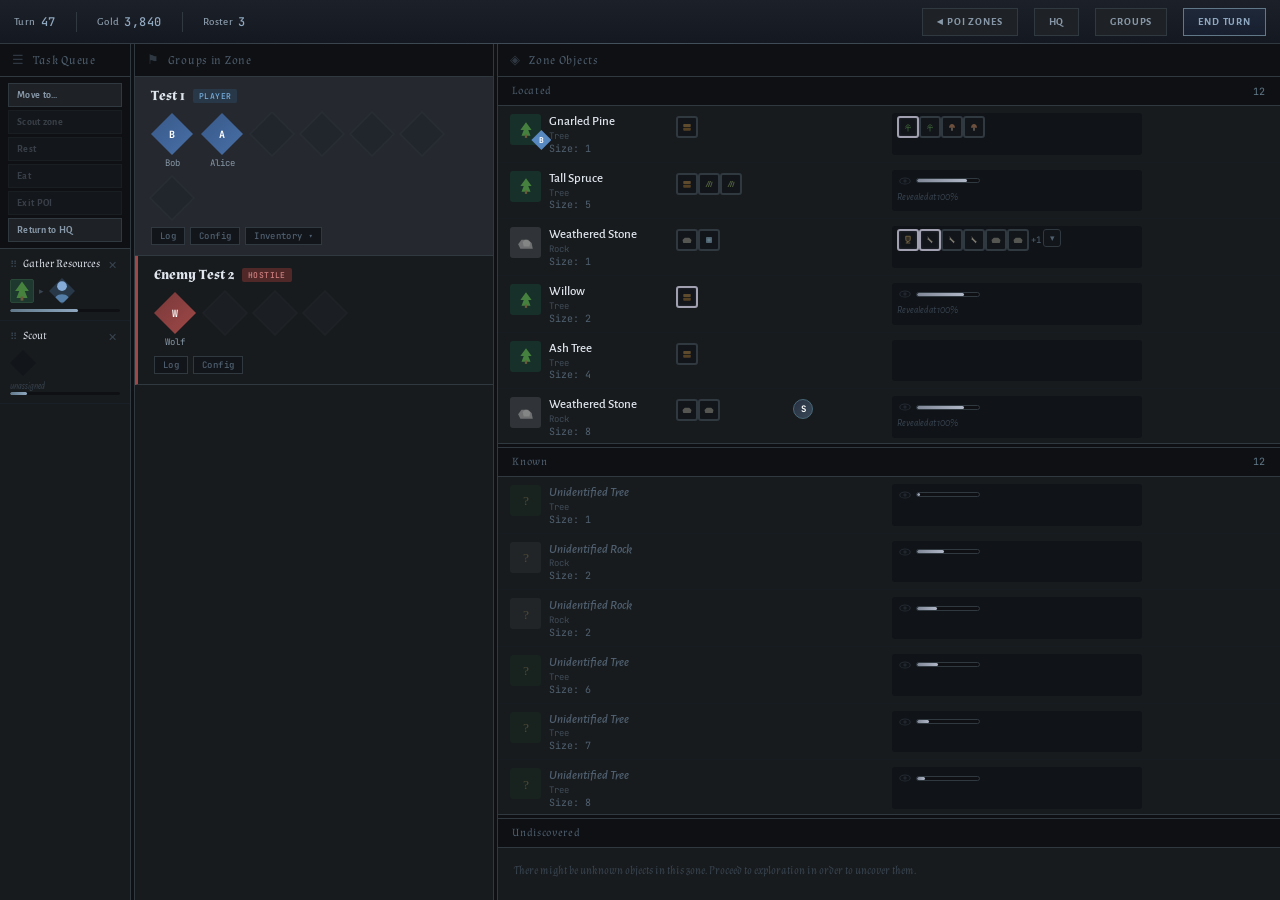
<file: ironbound/poi-zone-sketch-v13-cold-keyframes.html>
<!DOCTYPE html>
<html lang="en">
<head>
<meta charset="UTF-8">
<meta name="viewport" content="width=device-width, initial-scale=1.0">
<title>Ironbound — POI Zone Layout v2</title>
<link href="https://fonts.googleapis.com/css2?family=Almendra:ital,wght@0,400;0,700;1,400&family=Alegreya+Sans:wght@400;500;700&family=JetBrains+Mono:wght@400;500&display=swap" rel="stylesheet">
<style>
*,*::before,*::after{margin:0;padding:0;box-sizing:border-box}

:root{
  --bg:#141618;
  --bg-warm:#181b1e;
  --bg-card:#1e2226;
  --bg-card-hover:#252a2f;
  --bg-inset:#12151a;
  --bg-deep:#0e1014;
  --border:#303840;
  --border-warm:#3a4450;
  --border-active:#5a6878;
  --border-gold:#8898a8;
  --text:#c0c8d4;
  --text-bright:#e0e6ee;
  --text-mid:#8898a8;
  --text-dim:#506070;
  --text-faint:#384450;
  --gold:#90a8c0;
  --gold-dim:#607888;
  --gold-glow:rgba(144,168,192,0.15);
  --red:#a04848;
  --red-dim:#502828;
  --green:#4a8870;
  --green-dim:#1e3830;
  --blue:#5888c0;
  --blue-dim:#283848;
  --blue-bright:#78b0e0;
  --cyan:#4a9098;
  --highlight:rgba(144,168,192,0.10);
  --highlight-strong:rgba(144,168,192,0.20);
  --highlight-border:rgba(144,168,192,0.45);
  --toolbar-h:44px;
  --diamond:polygon(50% 0%,100% 50%,50% 100%,0% 50%);
  --font-title:'Almendra',serif;
  --font-ui:'Alegreya Sans',sans-serif;
  --font-mono:'JetBrains Mono',monospace;
}

html,body{height:100%;overflow:hidden;background:var(--bg);color:var(--text);font-family:var(--font-ui);font-size:13px;-webkit-font-smoothing:antialiased}

/* ═══ TOOLBAR ═══ */
#toolbar{
  height:var(--toolbar-h);display:flex;align-items:center;gap:16px;padding:0 14px;
  background:linear-gradient(180deg,#1c2028 0%,#141820 100%);
  border-bottom:1px solid var(--border);position:relative;z-index:50;user-select:none;
}
#toolbar::after{content:'';position:absolute;bottom:-1px;left:0;right:0;height:1px;background:linear-gradient(90deg,transparent 5%,var(--gold-dim) 50%,transparent 95%);opacity:0.4}
.tb-seg{display:flex;align-items:center;gap:5px;font-family:var(--font-ui);font-size:11px;font-weight:500;color:var(--text-mid);letter-spacing:0.04em}
.tb-seg b{color:var(--gold);font-family:var(--font-mono);font-weight:500;font-size:12px}
.tb-sep{width:1px;height:20px;background:var(--border);margin:0 4px}
.tb-spacer{flex:1}
.tb-btn{
  height:28px;padding:0 14px;font-family:var(--font-ui);font-size:10.5px;font-weight:700;
  letter-spacing:0.08em;text-transform:uppercase;color:var(--text-mid);
  background:var(--bg-card);border:1px solid var(--border);cursor:pointer;transition:all .12s;
}
.tb-btn:hover{border-color:var(--border-active);color:var(--text-bright);background:var(--bg-card-hover)}
.tb-btn.end-turn{color:var(--gold);border-color:var(--gold-dim);background:linear-gradient(180deg,#1e2838,#182030)}
.tb-btn.end-turn:hover{background:linear-gradient(180deg,#283448,#1e2838);border-color:var(--gold)}

/* ═══ MAIN ═══ */
#main{display:flex;height:calc(100vh - var(--toolbar-h))}

/* ═══ PANELS ═══ */
.panel{display:flex;flex-direction:column;height:100%;overflow:hidden;background:var(--bg-warm)}
.panel-head{
  padding:8px 12px;font-family:var(--font-title);font-size:12px;letter-spacing:0.06em;
  color:var(--text-dim);border-bottom:1px solid var(--border);background:var(--bg-deep);
  flex-shrink:0;display:flex;align-items:center;gap:8px;
}
.panel-head .ph-icon{font-size:13px;opacity:0.5}
.panel-scroll{flex:1;overflow-y:auto;overflow-x:hidden}
.panel-scroll::-webkit-scrollbar{width:4px}
.panel-scroll::-webkit-scrollbar-track{background:transparent}
.panel-scroll::-webkit-scrollbar-thumb{background:var(--border);border-radius:2px}
.panel-scroll::-webkit-scrollbar-thumb:hover{background:var(--border-warm)}

/* Resize handles */
.col-handle{width:5px;background:var(--bg-deep);cursor:col-resize;flex-shrink:0;position:relative;border-left:1px solid var(--border);border-right:1px solid var(--border);transition:background .12s}
.col-handle:hover,.col-handle.active{background:var(--gold-dim)}
.row-handle{height:5px;background:var(--bg-deep);cursor:row-resize;flex-shrink:0;border-top:1px solid var(--border);border-bottom:1px solid var(--border);transition:background .12s}
.row-handle:hover{background:var(--gold-dim)}

/* ═══ TASK QUEUE ═══ */
#taskpanel{min-width:130px}

/* Task panel action buttons */
.task-actions{padding:6px 8px;border-bottom:1px solid var(--border);background:var(--bg-deep);display:flex;flex-direction:column;gap:3px;flex-shrink:0}
.task-act-btn{
  width:100%;padding:5px 8px;font-family:var(--font-ui);font-size:10px;font-weight:600;
  letter-spacing:0.03em;text-align:left;color:var(--text-mid);
  background:var(--bg-card);border:1px solid var(--border);cursor:pointer;
  transition:all .1s;display:flex;align-items:center;gap:5px;
}
.task-act-btn:hover:not(.disabled){border-color:var(--border-active);color:var(--text-bright);background:var(--bg-card-hover)}
.task-act-btn.disabled{opacity:0.35;cursor:default}
.task-act-btn.primary-act{border-color:var(--gold-dim);color:var(--gold)}
.task-act-btn.primary-act:hover:not(.disabled){border-color:var(--gold);background:linear-gradient(180deg,#1e2838,#182030)}

/* Zone selection popup */
.zone-pick-mask{position:fixed;inset:0;background:rgba(0,0,0,0.5);z-index:550;display:flex;align-items:center;justify-content:center;animation:fadeIn .1s}
.zone-pick{background:var(--bg-card);border:1px solid var(--border-active);box-shadow:0 12px 40px rgba(0,0,0,0.7);width:280px;display:flex;flex-direction:column}
.zone-pick-head{padding:8px 12px;font-family:var(--font-title);font-size:12px;color:var(--text-bright);border-bottom:1px solid var(--border);display:flex;align-items:center;justify-content:space-between}
.zone-pick-body{padding:4px 0;max-height:300px;overflow-y:auto}
.zone-pick-opt{
  padding:7px 12px;font-size:12px;color:var(--text);cursor:pointer;
  display:flex;align-items:center;gap:8px;transition:background .06s;font-family:var(--font-ui);
}
.zone-pick-opt:hover{background:var(--highlight-strong);color:var(--gold)}
.zone-pick-opt .zp-state{font-size:8px;font-family:var(--font-mono);color:var(--text-faint);margin-left:auto}
.zone-pick-opt .zp-ico{font-size:12px;opacity:0.5;width:16px;text-align:center}
.task-card{
  padding:8px 10px;border-bottom:1px solid #1a2028;cursor:pointer;
  transition:background .08s;position:relative;
}
.task-card:hover{background:var(--bg-card-hover)}
.task-card.hl{background:var(--highlight-strong);box-shadow:inset 3px 0 0 var(--gold)}
.task-slots{display:flex;align-items:center;gap:4px;margin-bottom:5px}
.slot{display:flex;align-items:center;justify-content:center;flex-shrink:0}
.slot-sq{width:24px;height:24px;border:1px solid var(--border);border-radius:2px;background:var(--bg-inset)}
.slot-sq.filled-tree{background:var(--green-dim);border-color:#2a4838}
.slot-sq.filled-rock{background:#303438;border-color:#404850}
.slot-sq.filled-char{background:var(--blue-dim);border-color:#3a4860}
.slot-sq.filled-char-enemy{background:var(--red-dim);border-color:#503038}
.slot-dia{width:26px;height:26px;clip-path:var(--diamond);background:var(--bg-inset);border:none}
.slot-dia.filled{background:var(--blue-dim)}
.slot-dia.filled-enemy{background:var(--red-dim)}
.slot-arrow{color:var(--text-faint);font-size:9px;margin:0 1px}
.task-unasgn{font-size:9px;color:var(--text-faint);font-style:italic;font-family:var(--font-ui)}
.task-pbar{height:3px;background:var(--bg-deep);border-radius:2px;overflow:hidden}
.task-pbar-fill{height:100%;background:linear-gradient(90deg,var(--gold-dim),var(--gold));border-radius:2px}
.task-empty-msg{padding:14px 10px;color:var(--text-faint);font-size:11px;font-style:italic}

/* Task card top row: drag handle + label + cancel */
.task-top{display:flex;align-items:center;gap:4px;margin-bottom:5px}
.task-drag{
  cursor:grab;color:var(--text-faint);font-size:10px;flex-shrink:0;
  padding:2px 2px 2px 0;line-height:1;user-select:none;transition:color .1s;
}
.task-drag:hover{color:var(--text-mid)}
.task-drag:active{cursor:grabbing}
.task-label{font-family:var(--font-title);font-size:11px;color:var(--text-bright);line-height:1.2;flex:1;min-width:0;overflow:hidden;text-overflow:ellipsis;white-space:nowrap;margin-bottom:0}
.task-cancel{
  flex-shrink:0;width:16px;height:16px;display:flex;align-items:center;justify-content:center;
  background:none;border:1px solid transparent;color:var(--text-faint);
  font-size:11px;line-height:1;cursor:pointer;border-radius:2px;transition:all .1s;padding:0;
}
.task-cancel:hover{color:var(--red);border-color:var(--red-dim);background:var(--red-dim)}

/* Drag state */
.task-card.dragging{opacity:0.4}
.task-card.drag-over-top{box-shadow:inset 0 2px 0 var(--gold)}
.task-card.drag-over-bot{box-shadow:inset 0 -2px 0 var(--gold)}

/* Task appear animation: builds from nothing → highlight → overshoot → settle at highlight */
.task-card.task-flash{animation:taskFlash 1.2s ease-out}
@keyframes taskFlash{
  0%{background:rgba(144,168,192,0.08);transform:translateX(-3px);opacity:0.6}
  17%{background:rgba(144,168,192,0.14);transform:translateX(0);opacity:1}
  33%{background:rgba(144,168,192,0.20);transform:translateX(0)}
  50%{background:rgba(144,168,192,0.32);box-shadow:inset 3px 0 0 rgba(144,168,192,0.6)}
  67%{background:rgba(144,168,192,0.40);box-shadow:inset 3px 0 0 rgba(144,168,192,0.8)}
  83%{background:rgba(144,168,192,0.32);box-shadow:inset 3px 0 0 rgba(144,168,192,0.6)}
  100%{background:rgba(144,168,192,0.20);box-shadow:inset 3px 0 0 var(--gold)}
}

/* ═══ GROUPS PANEL ═══ */
#grppanel{min-width:190px}
.grp-card{
  padding:10px 16px;border-bottom:1px solid var(--border);
  transition:background .1s;cursor:default;
}
.grp-card:hover{background:var(--bg-card)}
.grp-card.hl{background:var(--highlight)}
.grp-card.enemy{border-left:3px solid var(--red)}
.grp-header{display:flex;align-items:center;gap:8px;margin-bottom:8px}
.grp-name{font-family:var(--font-title);font-size:14px;color:var(--text-bright);font-weight:700}
.grp-tag{font-size:8px;font-family:var(--font-mono);font-weight:500;padding:2px 6px;border-radius:2px;letter-spacing:0.05em;text-transform:uppercase}
.grp-tag.player{background:var(--blue-dim);color:var(--blue-bright)}
.grp-tag.enemy{background:var(--red-dim);color:#d08080}

/* Character diamonds */
.chars-row{display:flex;gap:8px;flex-wrap:wrap;margin-bottom:8px}
.char-wrap{display:flex;flex-direction:column;align-items:center;gap:2px;overflow:visible}
.char-gem{
  width:42px;height:42px;cursor:pointer;
  position:relative;transition:transform .15s;
}
.char-gem .gem-fill{
  width:100%;height:100%;display:flex;align-items:center;justify-content:center;
  clip-path:var(--diamond);font-family:var(--font-mono);font-size:10px;font-weight:700;color:#fff;
  position:relative;z-index:2;
}
.char-gem .gem-fill.player{background:linear-gradient(135deg,#385888,#4870a8)}
.char-gem .gem-fill.enemy{background:linear-gradient(135deg,#783838,#a04848)}
/* Glow layer — sits behind gem-fill, slightly larger diamond */
.char-gem::before{
  content:'';position:absolute;z-index:1;pointer-events:none;
  inset:-4px;clip-path:var(--diamond);
  background:transparent;transition:background .15s,box-shadow .15s;
}
.char-gem:hover{transform:scale(1.08);z-index:2}
/* ── SELECTED: bright silver glow ── */
.char-gem.selected{transform:scale(1.12);z-index:3}
.char-gem.selected::before{
  background:var(--gold);
  animation:selGlow 1.6s ease-in-out infinite;
}
@keyframes selGlow{
  0%,100%{inset:-4px;opacity:1}
  50%{inset:-7px;opacity:0.75}
}
/* Silver ring visible through the gap between fill and glow */
.char-gem.selected::after{
  content:'';position:absolute;z-index:1;pointer-events:none;
  inset:-1px;clip-path:var(--diamond);
  background:var(--gold);
}
/* ── HIGHLIGHTED: visible cool pulse ── */
.char-gem.hl{transform:scale(1.06);z-index:2}
.char-gem.hl::before{
  background:var(--gold-dim);
  animation:hlPulse 1.2s ease-in-out infinite;
}
@keyframes hlPulse{
  0%,100%{inset:-3px;opacity:0.8}
  50%{inset:-5px;opacity:0.5}
}
/* Label gets brighter when selected or highlighted */
.char-gem.selected ~ .char-lbl,.char-gem.hl ~ .char-lbl{color:var(--gold)}
.char-lbl{font-size:9px;color:var(--text-mid);font-family:var(--font-mono);text-align:center;max-width:46px;overflow:hidden;text-overflow:ellipsis;white-space:nowrap}
/* Fix #20: empty gem uses ::before for visible dashed outline */
.empty-gem{
  width:42px;height:42px;position:relative;
}
.empty-gem::before{
  content:'';position:absolute;inset:0;
  clip-path:var(--diamond);background:var(--bg-deep);opacity:0.35;
}
.empty-gem::after{
  content:'';position:absolute;inset:-2px;
  clip-path:var(--diamond);background:var(--border);opacity:0.25;
}

/* Group bottom controls */
.grp-btns{display:flex;gap:5px;margin-top:4px}
.grp-btn{
  font-size:9px;font-family:var(--font-mono);font-weight:500;letter-spacing:0.04em;
  color:var(--text-dim);background:var(--bg-inset);border:1px solid var(--border);
  padding:2px 8px;cursor:pointer;transition:all .1s;
}
.grp-btn:hover{border-color:var(--border-active);color:var(--text)}

/* Inventory expand */
.grp-inv{display:none;flex-direction:column;gap:2px;margin-top:6px;padding-top:6px;border-top:1px solid #1a2028}
.grp-inv.open{display:flex}
.inv-row{display:flex;align-items:center;gap:6px;font-size:11px;color:var(--text-mid)}
.inv-ico{width:16px;height:16px;background:var(--bg-inset);border:1px solid var(--border);border-radius:2px;display:flex;align-items:center;justify-content:center;flex-shrink:0}
.inv-ico svg{width:10px;height:10px}

/* ═══ ZONE OBJECTS ═══ */
#zonepanel{min-width:500px;flex:1}
.zone-sec{display:flex;flex-direction:column;overflow:hidden}
.zone-sec-head{
  padding:7px 14px;font-family:var(--font-title);font-size:11px;letter-spacing:0.06em;
  color:var(--text-dim);background:var(--bg-deep);border-bottom:1px solid var(--border);
  display:flex;align-items:center;justify-content:space-between;flex-shrink:0;
}
.zone-sec-head .cnt{font-family:var(--font-mono);color:var(--gold-dim);font-size:10px}
.zone-scroll{flex:1;overflow-y:auto}
.zone-scroll::-webkit-scrollbar{width:4px}
.zone-scroll::-webkit-scrollbar-track{background:transparent}
.zone-scroll::-webkit-scrollbar-thumb{background:var(--border);border-radius:2px}

/* Object row — taller for two rows of content items (point 6) */
.obj-row{
  display:flex;align-items:start;
  padding:7px 11px;gap:7px;min-height:54px;
  border-bottom:1px solid #161c22;cursor:pointer;transition:background .08s;position:relative;
}
.obj-row:hover{background:var(--bg-card-hover)}
.obj-row.hl{background:var(--highlight-strong);box-shadow:inset 3px 0 0 var(--gold)}

/* Column: Icon */
.obj-ico{width:33px;height:33px;flex-shrink:0;display:flex;align-items:center;justify-content:center;position:relative}
.obj-ico .ico-shape{width:31px;height:31px;display:flex;align-items:center;justify-content:center;border-radius:3px;position:relative}
.obj-ico .ico-shape.sq{border-radius:3px}
.obj-ico .ico-shape.dia{clip-path:var(--diamond);width:33px;height:33px;border-radius:0}
.obj-ico .ico-shape.tree-ico{background:#18302a}
.obj-ico .ico-shape.rock-ico{background:#303438}
.obj-ico .ico-shape.group-ico{background:linear-gradient(135deg,#283858,#385888)}
.obj-ico .ico-shape.group-ico.enemy-ico{background:linear-gradient(135deg,#502828,#783838)}
.obj-ico .ico-shape.unknown-tree{background:#182820;opacity:0.6}
.obj-ico .ico-shape.unknown-rock{background:#282c30;opacity:0.6}
.obj-ico .ico-shape.unknown-group{background:#283040;opacity:0.6}
.obj-ico svg{width:18px;height:18px}
.obj-asgn{
  position:absolute;right:-9px;bottom:-4px;width:20px;height:20px;clip-path:var(--diamond);
  background:var(--blue);display:flex;align-items:center;justify-content:center;
  font-size:8px;color:#fff;font-family:var(--font-mono);font-weight:700;z-index:2;
}

/* Group members row */
.grp-members-row{display:flex;gap:3px;margin-top:3px;flex-wrap:wrap}
.grp-mem-dia{width:24px;height:24px;clip-path:var(--diamond);display:flex;align-items:center;justify-content:center;font-size:8px;font-family:var(--font-mono);color:#fff;font-weight:700}
.grp-mem-dia.p{background:linear-gradient(135deg,#385888,#4870a8)}
.grp-mem-dia.e{background:linear-gradient(135deg,#783838,#a04848)}

/* Column: Name + Type + Size */
.obj-core{min-width:90px;width:120px;flex-shrink:0;padding-top:1px}
.obj-name{font-size:13px;color:var(--text-bright);white-space:nowrap;overflow:hidden;text-overflow:ellipsis;font-weight:500;line-height:1.3}
.obj-name.known-name{color:var(--text-dim);font-style:italic}
.obj-type{font-size:9px;font-family:var(--font-mono);color:var(--text-dim);opacity:0.7;line-height:1.2}
.obj-size{font-size:10px;font-family:var(--font-mono);color:var(--text-dim)}

/* Column: Materials — pile icons only */
.obj-col-mat{width:110px;flex-shrink:0;display:flex;gap:0;flex-wrap:wrap;padding-top:3px;align-content:start}

/* Column: Tags */
.obj-col-tags{width:120px;flex-shrink:0;display:flex;gap:3px;flex-wrap:wrap;padding-top:3px;align-content:start}
.obj-tag{
  font-size:9px;font-family:var(--font-mono);color:var(--text-mid);
  background:var(--bg-inset);border:1px solid var(--border);border-radius:3px;
  padding:1px 6px;cursor:default;transition:border-color .1s;white-space:nowrap;
}
.obj-tag:hover{border-color:var(--border-active);color:var(--text-bright)}

/* Column: Content — darker background, fills height (point 5: slightly narrower) */
.obj-col-cnt{flex:1;min-width:50px;padding:3px 5px;position:relative;background:rgba(8,12,18,0.5);border-radius:3px;align-self:stretch}
.obj-cnt-placeholder{font-size:10px;color:var(--text-faint);font-style:italic;font-family:var(--font-ui)}

/* Visibility bar — silver color (point 2), wider (point 4) */
.vis-bar-wrap{display:flex;align-items:center;gap:0;cursor:default;position:relative}
.vis-eye{width:16px;height:16px;color:var(--text-dim);flex-shrink:0;display:flex;align-items:center;justify-content:center;margin-right:3px}
.vis-eye svg{width:14px;height:14px;opacity:0.5}
.vis-bar-track{width:64px;height:5px;background:var(--bg-deep);border:1px solid var(--border);border-radius:3px;overflow:hidden;flex-shrink:0}
.vis-bar-fill{height:100%;border-radius:2px;background:linear-gradient(90deg,#808898,#b0b8c8);transition:width .2s}

/* Pile-based item display */
.pile-grid{display:flex;gap:0;flex-wrap:wrap;align-items:start}
.pile-item{
  width:22px;height:22px;background:var(--bg-inset);border-radius:3px;
  display:flex;align-items:center;justify-content:center;flex-shrink:0;
  border:2px solid var(--border);position:relative;cursor:default;
  transition:background .1s,border-color .1s;
}
.pile-item:hover{background:var(--bg-card-hover);border-color:var(--border-active)}
.pile-item svg{width:12px;height:12px;opacity:0.8}
.pile-item.pile-3{border-color:#a0a0b0;box-shadow:inset 0 0 3px rgba(160,160,180,0.2)}
.pile-item.pile-3:hover{border-color:#c0c0d0}
.pile-item.pile-10{border-color:#8848b0;box-shadow:inset 0 0 3px rgba(136,72,176,0.25)}
.pile-item.pile-10:hover{border-color:#a868d0}

.obj-cnt-toggle{
  width:18px;height:18px;display:flex;align-items:center;justify-content:center;
  background:var(--bg-inset);border:1px solid var(--border);border-radius:3px;
  color:var(--text-dim);font-size:9px;cursor:pointer;flex-shrink:0;transition:all .1s;
}
.obj-cnt-toggle:hover{border-color:var(--border-active);color:var(--text)}
.obj-cnt-expanded{display:none;margin-top:3px;padding:4px;background:var(--bg-deep);border:1px solid var(--border);border-radius:3px;gap:0;flex-wrap:wrap}
.obj-cnt-expanded.open{display:flex}
.obj-cnt-more{font-size:9px;font-family:var(--font-mono);color:var(--text-dim);padding:0 2px;flex-shrink:0;line-height:22px}

/* Column: Status Effects */
.obj-col-fx{width:92px;flex-shrink:0;display:flex;gap:3px;flex-wrap:wrap;padding-top:3px;align-content:start}
.fx-dot{
  width:20px;height:20px;border-radius:50%;
  display:flex;align-items:center;justify-content:center;
  font-size:9px;font-family:var(--font-mono);color:#fff;font-weight:700;
  cursor:default;position:relative;flex-shrink:0;
}
.fx-dot.fx-buff{background:linear-gradient(135deg,#204838,#306850);border:1px solid #408868}
.fx-dot.fx-debuff{background:linear-gradient(135deg,#402830,#603840);border:1px solid #804858}
.fx-dot.fx-neutral{background:linear-gradient(135deg,#283040,#384858);border:1px solid #486878}

/* Shared tooltip styles */
.tip-popup{
  position:fixed;z-index:600;
  background:var(--bg-card);border:1px solid var(--border-active);box-shadow:0 8px 28px rgba(0,0,0,0.7);
  padding:9px 13px;max-width:250px;min-width:145px;
  font-size:11px;font-family:var(--font-ui);color:var(--text);
  line-height:1.5;border-radius:3px;pointer-events:none;
}
.tip-popup .tip-title{font-weight:700;color:var(--text-bright);margin-bottom:3px;font-size:12px}
.tip-popup .tip-bar{height:6px;background:var(--bg-deep);border-radius:3px;overflow:hidden;margin-bottom:4px}
.tip-popup .tip-bar-fill{height:100%;border-radius:3px}
.tip-popup .tip-bar-fill.bar-buff{background:var(--green)}
.tip-popup .tip-bar-fill.bar-debuff{background:var(--red)}
.tip-popup .tip-bar-fill.bar-neutral{background:var(--blue)}
.tip-popup .tip-charges{font-size:10px;font-family:var(--font-mono);color:var(--text-dim);margin-bottom:3px}
/* Item tooltip specifics */
.tip-popup .tip-item-ico{width:32px;height:32px;background:var(--bg-inset);border-radius:4px;display:flex;align-items:center;justify-content:center;margin-bottom:4px;border:2px solid var(--border)}
.tip-popup .tip-item-ico svg{width:20px;height:20px;opacity:0.9}
.tip-popup .tip-item-ico.tip-pile-3{border-color:#a0a0b0}
.tip-popup .tip-item-ico.tip-pile-10{border-color:#8848b0}
.tip-popup .tip-item-row{display:flex;align-items:center;gap:8px;margin-bottom:2px}
.tip-popup .tip-item-meta{font-size:10px;font-family:var(--font-mono);color:var(--text-dim)}
.tip-popup .tip-gold{color:var(--gold)}

/* Undiscovered section */
.undiscovered-msg{padding:14px 16px;color:var(--text-faint);font-size:12px;font-style:italic;line-height:1.5;font-family:var(--font-title)}

/* ═══ DROPDOWN ═══ */
#dropdown{
  position:fixed;z-index:500;min-width:180px;
  background:var(--bg-card);border:1px solid var(--border-active);
  box-shadow:0 10px 40px rgba(0,0,0,0.7),0 0 0 1px rgba(0,0,0,0.3);
  padding:4px 0;display:none;
}
#dropdown.open{display:block;animation:ddOpen .1s ease-out}
@keyframes ddOpen{from{opacity:0;transform:translateY(-3px)}to{opacity:1;transform:translateY(0)}}
#dropdown .dd-head{padding:6px 12px;font-size:9px;font-family:var(--font-mono);color:var(--text-faint);letter-spacing:0.06em;border-bottom:1px solid #1a2028;text-transform:uppercase}
#dropdown .dd-opt{
  padding:6px 12px;font-size:12px;color:var(--text);cursor:pointer;
  display:flex;align-items:center;gap:8px;transition:background .06s;font-family:var(--font-ui);
}
#dropdown .dd-opt:hover{background:var(--highlight-strong);color:var(--gold)}
#dropdown .dd-opt.disabled{color:var(--text-faint);cursor:default;pointer-events:none}
#dropdown .dd-opt svg{width:14px;height:14px;opacity:0.4}
#dropdown .dd-warn{padding:6px 12px;font-size:10px;color:var(--red);font-style:italic;border-top:1px solid #1a2028}

/* ═══ POPUP ═══ */
.popup-mask{position:fixed;inset:0;background:rgba(0,0,0,0.6);z-index:600;display:flex;align-items:center;justify-content:center;animation:fadeIn .12s}
@keyframes fadeIn{from{opacity:0}to{opacity:1}}
.popup{background:var(--bg-card);border:1px solid var(--border-active);box-shadow:0 20px 60px rgba(0,0,0,0.8);width:440px;max-height:70vh;display:flex;flex-direction:column}
.popup-top{display:flex;align-items:center;justify-content:space-between;padding:10px 14px;border-bottom:1px solid var(--border);font-family:var(--font-title);font-size:13px;color:var(--text-bright)}
.popup-close{background:none;border:none;color:var(--text-dim);font-size:16px;cursor:pointer;padding:2px 6px;transition:color .1s}
.popup-close:hover{color:var(--text)}
.popup-body{padding:10px 14px;overflow-y:auto;font-size:12px;color:var(--text-mid);line-height:1.6}
.log-line{padding:3px 0;border-bottom:1px solid #161c22}
.log-turn{font-family:var(--font-mono);font-size:10px;color:var(--gold-dim);margin-right:6px}
.cfg-row{display:flex;align-items:center;justify-content:space-between;padding:7px 0;border-bottom:1px solid #1a2028}
.cfg-label{font-size:12px;color:var(--text)}
.cfg-val{font-family:var(--font-mono);font-size:11px;color:var(--gold)}
.tog{width:34px;height:17px;background:var(--bg-deep);border:1px solid var(--border);border-radius:9px;cursor:pointer;position:relative;transition:all .15s}
.tog.on{background:var(--green-dim);border-color:var(--green)}
.tog::after{content:'';position:absolute;top:2px;left:2px;width:11px;height:11px;background:var(--text-mid);border-radius:50%;transition:left .15s}
.tog.on::after{left:18px;background:var(--green)}

/* Scrollbar global */
::-webkit-scrollbar{width:4px}::-webkit-scrollbar-track{background:transparent}::-webkit-scrollbar-thumb{background:var(--border);border-radius:2px}
</style>
</head>
<body>

<!-- ═══ SVG DEFS (inline icons) ═══ -->
<svg style="display:none" xmlns="http://www.w3.org/2000/svg">
  <symbol id="i-tree" viewBox="0 0 16 16"><path d="M8 1L3 8h3L4 13h8L10 8h3z" fill="#4a8a40" opacity="0.9"/><rect x="7" y="12" width="2" height="3" fill="#6a5a3a"/></symbol>
  <symbol id="i-rock" viewBox="0 0 16 16"><path d="M3 13L1 9l3-4h5l4 3 1 5z" fill="#808080" opacity="0.8"/><path d="M5 7l2-2h3l2 2-1 4H6z" fill="#999" opacity="0.5"/></symbol>
  <symbol id="i-char" viewBox="0 0 16 16"><circle cx="8" cy="5" r="3" fill="#90b8e8" opacity="0.9"/><path d="M3 15c0-3 2-5 5-5s5 2 5 5z" fill="#6090c0" opacity="0.8"/></symbol>
  <symbol id="i-wolf" viewBox="0 0 16 16"><path d="M2 6l2-4 2 2h4l2-2 2 4-1 3-3 2H6L3 9z" fill="#c07060" opacity="0.8"/><circle cx="6" cy="6" r="1" fill="#fff" opacity="0.6"/><circle cx="10" cy="6" r="1" fill="#fff" opacity="0.6"/></symbol>
  <symbol id="i-unknown" viewBox="0 0 16 16"><text x="8" y="12" text-anchor="middle" font-size="12" fill="#706848" font-family="serif">?</text></symbol>
  <symbol id="i-sword" viewBox="0 0 16 16"><path d="M12 1L5 8 4 7 2 9l2 2-1 1 1 1 1-1 2 2 2-2-1-1 7-7z" fill="#b0a080" opacity="0.8"/></symbol>
  <symbol id="i-wood" viewBox="0 0 16 16"><rect x="3" y="4" width="10" height="4" rx="1" fill="#8a6a3a" opacity="0.8"/><rect x="3" y="9" width="10" height="4" rx="1" fill="#7a5a2a" opacity="0.8"/></symbol>
  <symbol id="i-iron" viewBox="0 0 16 16"><rect x="4" y="4" width="8" height="8" rx="1" fill="#7090a0" opacity="0.8"/><rect x="6" y="6" width="4" height="4" rx="1" fill="#90b0c0" opacity="0.5"/></symbol>
  <symbol id="i-stone" viewBox="0 0 16 16"><path d="M3 12L2 8l3-3h6l3 3-1 4z" fill="#8a8a80" opacity="0.7"/></symbol>
  <symbol id="i-fiber" viewBox="0 0 16 16"><path d="M4 12c2-4 3-6 4-8M7 12c1-3 2-5 3-8M10 12c1-3 2-5 2-7" stroke="#8aa060" stroke-width="1.3" fill="none" opacity="0.7"/></symbol>
  <symbol id="i-berry" viewBox="0 0 16 16"><circle cx="6" cy="9" r="3" fill="#a04060" opacity="0.8"/><circle cx="10" cy="7" r="2.5" fill="#c05070" opacity="0.7"/><path d="M7 4c1-2 3-2 4 0" stroke="#5a8040" stroke-width="1" fill="none" opacity="0.6"/></symbol>
  <symbol id="i-herb" viewBox="0 0 16 16"><path d="M8 14V6M5 8c1-3 3-3 3-3M11 7c-1-2-3-2-3-2M4 10c2-2 4-1 4-1M12 9c-2-1-4 0-4 0" stroke="#60a050" stroke-width="1" fill="none" opacity="0.7"/></symbol>
  <symbol id="i-copper" viewBox="0 0 16 16"><rect x="4" y="4" width="8" height="8" rx="2" fill="#b08050" opacity="0.8"/><rect x="6" y="6" width="4" height="4" rx="1" fill="#d0a070" opacity="0.5"/></symbol>
  <symbol id="i-goblet" viewBox="0 0 16 16"><path d="M5 3h6v4c0 2-1 3-3 3s-3-1-3-3zM7 10v2M5 12h6" stroke="#c0a060" stroke-width="1" fill="#c0a060" fill-opacity="0.3" opacity="0.8"/></symbol>
  <symbol id="i-bone" viewBox="0 0 16 16"><path d="M4 4c1-1 2 0 2 1l4 4c1 1 2 0 1 2s0 2-1 1L6 8c-1-1-2 0-1-2s-1-2 0-2z" fill="#d0c8b0" opacity="0.7"/></symbol>
  <symbol id="i-mushroom" viewBox="0 0 16 16"><path d="M4 9c0-3 2-5 4-5s4 2 4 5z" fill="#a07050" opacity="0.8"/><rect x="7" y="9" width="2" height="4" fill="#d0c0a0" opacity="0.6"/></symbol>
  <symbol id="i-gather" viewBox="0 0 16 16"><path d="M8 2a5 5 0 0 1 5 5c0 3-5 8-5 8S3 10 3 7a5 5 0 0 1 5-5z" fill="currentColor" opacity="0.6"/></symbol>
  <symbol id="i-scout" viewBox="0 0 16 16"><circle cx="7" cy="7" r="4" fill="none" stroke="currentColor" stroke-width="1.5" opacity="0.6"/><path d="M10 10l4 4" stroke="currentColor" stroke-width="1.5" opacity="0.6"/></symbol>
  <symbol id="i-axe" viewBox="0 0 16 16"><path d="M4 12L12 4" stroke="currentColor" stroke-width="1.5" opacity="0.6"/><path d="M10 2L14 6 12 7 9 4z" fill="currentColor" opacity="0.5"/></symbol>
  <symbol id="i-eye" viewBox="0 0 16 16"><ellipse cx="8" cy="8" rx="6" ry="3.5" fill="none" stroke="currentColor" stroke-width="1.2" opacity="0.6"/><circle cx="8" cy="8" r="2" fill="currentColor" opacity="0.5"/></symbol>
  <symbol id="i-hand" viewBox="0 0 16 16"><path d="M5 10V5a1 1 0 0 1 2 0v3h1V4a1 1 0 0 1 2 0v4h1V5a1 1 0 0 1 2 0v6c0 2-2 4-4 4H7c-2 0-3-2-3-4z" fill="currentColor" opacity="0.5"/></symbol>
  <symbol id="i-move" viewBox="0 0 16 16"><path d="M8 2l3 3H9v3h3V6l3 3-3 3v-2H9v3h2l-3 3-3-3h2V10H4v2L1 9l3-3v2h3V5H5z" fill="currentColor" opacity="0.5"/></symbol>
  <symbol id="i-attack" viewBox="0 0 16 16"><path d="M13 1L6 8l-2-2-3 3 4 4 3-3-2-2 7-7z" fill="currentColor" opacity="0.6"/><path d="M2 14l2-2" stroke="currentColor" stroke-width="1.5" opacity="0.6"/></symbol>
  <symbol id="i-search" viewBox="0 0 16 16"><circle cx="7" cy="7" r="5" fill="none" stroke="currentColor" stroke-width="1.2" opacity="0.5"/><path d="M11 11l3.5 3.5" stroke="currentColor" stroke-width="1.5" opacity="0.5"/><path d="M7 4v3M5.5 5.5h3" stroke="currentColor" stroke-width="1" opacity="0.4"/></symbol>
</svg>

<!-- ═══ TOOLBAR ═══ -->
<div id="toolbar">
  <div class="tb-seg">Turn <b>47</b></div>
  <div class="tb-sep"></div>
  <div class="tb-seg">Gold <b>3,840</b></div>
  <div class="tb-sep"></div>
  <div class="tb-seg">Roster <b>3</b></div>
  <div class="tb-spacer"></div>
  <button class="tb-btn">◂ POI Zones</button>
  <button class="tb-btn">HQ</button>
  <button class="tb-btn">Groups</button>
  <button class="tb-btn end-turn">End Turn</button>
</div>

<!-- ═══ MAIN ═══ -->
<div id="main">
  <div class="panel" id="taskpanel" style="width:10%">
    <div class="panel-head"><span class="ph-icon">☰</span> Task Queue</div>
    <div class="task-actions" id="task-actions"></div>
    <div class="panel-scroll" id="task-list"></div>
  </div>
  <div class="col-handle" id="ch1"></div>
  <div class="panel" id="grppanel" style="width:28%">
    <div class="panel-head"><span class="ph-icon">⚑</span> Groups in Zone</div>
    <div class="panel-scroll" id="grp-list"></div>
  </div>
  <div class="col-handle" id="ch2"></div>
  <div class="panel" id="zonepanel" style="flex:1">
    <div class="panel-head"><span class="ph-icon">◈</span> Zone Objects</div>
    <div id="zone-body" style="flex:1;display:flex;flex-direction:column;overflow:hidden">
      <div class="zone-sec" id="sec-located" style="flex:45">
        <div class="zone-sec-head"><span>Located</span><span class="cnt" id="cnt-loc">0</span></div>
        <div class="zone-scroll" id="list-loc"></div>
      </div>
      <div class="row-handle" id="rh1"></div>
      <div class="zone-sec" id="sec-known" style="flex:45">
        <div class="zone-sec-head"><span>Known</span><span class="cnt" id="cnt-kn">0</span></div>
        <div class="zone-scroll" id="list-kn"></div>
      </div>
      <div class="row-handle" id="rh2"></div>
      <div class="zone-sec" id="sec-undisc" style="flex:10">
        <div class="zone-sec-head"><span>Undiscovered</span></div>
        <div class="zone-scroll"><div class="undiscovered-msg">There might be unknown objects in this zone. Proceed to exploration in order to uncover them.</div></div>
      </div>
    </div>
  </div>
</div>

<!-- ═══ DROPDOWN ═══ -->
<div id="dropdown"></div>

<script>
// ═══════════════════════════════════════════
// HELPERS
// ═══════════════════════════════════════════
const R=(a,b)=>Math.floor(Math.random()*(b-a+1))+a;
const pick=a=>a[R(0,a.length-1)];
let _id=0;const uid=()=>'o'+(++_id);
const svg=id=>`<svg><use href="#${id}"/></svg>`;

// ═══════════════════════════════════════════
// DATA
// ═══════════════════════════════════════════
const treeNames=['Old Oak','Birch Tree','Pine Tree','Dead Tree','Young Elm','Willow','Ash Tree','Tall Spruce','Gnarled Pine'];
const rockNames=['Granite Boulder','Mossy Rock','Sandstone Slab','Flat Stone','Cracked Boulder','Small Rock','Limestone','Weathered Stone','Iron Vein Rock'];

const bob={id:'ch_bob',name:'Bob',type:'character',alive:true,faction:'player',material:'Meat',content:[{name:'Sword',qty:1,icon:'i-sword'}],vis:200,ceil:200,size:6};
const alice={id:'ch_alice',name:'Alice',type:'character',alive:true,faction:'player',material:'Meat',content:[{name:'Sword',qty:1,icon:'i-sword'}],vis:200,ceil:200,size:6};
const wolf={id:'ch_wolf',name:'Wolf',type:'character',alive:true,faction:'enemy',material:'Meat',content:[],vis:160,ceil:200,size:4};

const groups=[
  {id:'g1',name:'Test 1',faction:'player',members:[bob,alice],maxSlots:9,
   inventory:[{name:'Bread',qty:4,icon:'i-wood'},{name:'Bandage',qty:2,icon:'i-wood'},{name:'Rope',qty:1,icon:'i-wood'}]},
  {id:'g2',name:'Enemy Test 2',faction:'enemy',members:[wolf],maxSlots:4,inventory:[]}
];

// ── POI zone topology (test scenario) ──
const currentZone={id:'z3',name:'Collapsed Gallery',isEntry:false};
const adjacentZones=[
  {id:'z1',name:'Entrance Hall',state:'Scouted'},
  {id:'z2',name:'Flooded Passage',state:'Scouted'},
  {id:'z4',name:'Deep Cavern',state:'Unknown'},
  {id:'z5',name:'Fungal Grove',state:'Scouted'},
];

// 36 zone objects with materials, tags, statusEffects, content
const treeContentPool=[
  {name:'Wood',icon:'i-wood',type:'Resource',goldMin:1,goldMax:2},
  {name:'Fiber',icon:'i-fiber',type:'Resource',goldMin:0,goldMax:0},
  {name:'Berries',icon:'i-berry',type:'Food',goldMin:3,goldMax:4},
  {name:'Herbs',icon:'i-herb',type:'Resource',goldMin:2,goldMax:5},
  {name:'Mushroom',icon:'i-mushroom',type:'Food',goldMin:1,goldMax:3},
  {name:'Wood',icon:'i-wood',type:'Resource',goldMin:1,goldMax:2},
];
const rockContentPool=[
  {name:'Iron',icon:'i-iron',type:'Ore',goldMin:8,goldMax:12},
  {name:'Stone',icon:'i-stone',type:'Resource',goldMin:0,goldMax:1},
  {name:'Copper Ore',icon:'i-copper',type:'Ore',goldMin:5,goldMax:10},
  {name:'Iron',icon:'i-iron',type:'Ore',goldMin:8,goldMax:12},
  {name:'Goblet',icon:'i-goblet',type:'Treasure',goldMin:20,goldMax:80},
  {name:'Ancient Bones',icon:'i-bone',type:'Artifact',goldMin:200,goldMax:300},
];
const statusPool=[
  {name:'Wet',desc:'This object is wet. Actions take longer.',type:'debuff',charges:40,maxCharges:100},
  {name:'Frost',desc:'Covered in frost. May shatter when struck.',type:'debuff',charges:70,maxCharges:100},
  {name:'Glowing',desc:'Emits a faint glow. Slightly increases zone light.',type:'buff',charges:200,maxCharges:200},
  {name:'Rotting',desc:'Decaying organic matter. Reduced material yield.',type:'debuff',charges:55,maxCharges:80},
  {name:'Sturdy',desc:'Reinforced structure. Requires more effort to harvest.',type:'neutral',charges:100,maxCharges:100},
];

const zoneObjs=[];
for(let i=0;i<36;i++){
  const isTree=Math.random()<0.5;
  const ceil=R(150,400);
  const vis=R(0,ceil);
  // Materials: every object has at least 1, some have 2
  const mats=[];
  if(isTree){
    mats.push({name:'Wood',icon:'i-wood',qty:R(1,4),type:'Resource',goldMin:1,goldMax:2});
    if(Math.random()<0.3) mats.push({name:'Fiber',icon:'i-fiber',qty:R(1,2),type:'Resource',goldMin:0,goldMax:0});
  } else {
    mats.push({name:'Stone',icon:'i-stone',qty:R(1,3),type:'Resource',goldMin:0,goldMax:1});
    if(Math.random()<0.3) mats.push({name:'Iron',icon:'i-iron',qty:R(1,2),type:'Ore',goldMin:8,goldMax:12});
  }
  // Tags: most have none, ~20% get one
  const tags=[];
  if(Math.random()<0.1) tags.push({name:'Light Source',desc:'This object emits light.'});
  if(Math.random()<0.1) tags.push({name:'Food ('+R(20,80)+')',desc:'This object can be consumed via Eat action or during Rest. It will reset hunger by the indicated value.'});
  // Status effects: ~25% get 1-2
  const fx=[];
  if(Math.random()<0.25){
    const e=pick(statusPool);
    fx.push({...e,charges:R(Math.floor(e.maxCharges*0.2),e.maxCharges)});
    if(Math.random()<0.3){const e2=pick(statusPool);if(e2.name!==e.name) fx.push({...e2,charges:R(Math.floor(e2.maxCharges*0.2),e2.maxCharges)});}
  }

  const o={id:uid(),name:isTree?pick(treeNames):pick(rockNames),type:isTree?'tree':'rock',
    alive:false,faction:null,
    materials:mats,tags,statusEffects:fx,
    vis,ceil,size:R(1,8),content:[]};
  // 40% chance of having content
  if(Math.random()<0.4){
    const pool=isTree?treeContentPool:rockContentPool;
    const count=R(1,8);
    for(let j=0;j<count;j++){
      const item=pick(pool);
      const existing=o.content.find(c=>c.name===item.name);
      if(existing) existing.qty+=R(1,2);
      else o.content.push({name:item.name,qty:R(1,3),icon:item.icon,type:item.type||'Resource',goldMin:item.goldMin||0,goldMax:item.goldMax||0});
    }
  }
  zoneObjs.push(o);
}

// Special test trees
const lightTree={id:uid(),name:'Glowing Willow',type:'tree',alive:false,faction:null,
  materials:[{name:'Wood',icon:'i-wood',qty:2}],
  tags:[{name:'Light Source',desc:'This object emits light.'}],
  statusEffects:[{name:'Glowing',desc:'Emits a faint glow. Slightly increases zone light.',type:'buff',charges:200,maxCharges:200}],
  vis:300,ceil:300,size:5,content:[{name:'Wood',qty:2,icon:'i-wood',type:'Resource',goldMin:1,goldMax:2},{name:'Herbs',qty:1,icon:'i-herb',type:'Resource',goldMin:2,goldMax:5}]};
const foodTree={id:uid(),name:'Berry Bush',type:'tree',alive:false,faction:null,
  materials:[{name:'Fiber',icon:'i-fiber',qty:1,type:'Resource',goldMin:0,goldMax:0}],
  tags:[{name:'Food (420)',desc:'This object can be consumed via Eat action or during Rest. It will reset hunger by 420.'}],
  statusEffects:[],
  vis:400,ceil:400,size:3,content:[{name:'Meat',qty:25,icon:'i-berry',type:'Food',goldMin:6,goldMax:22}]};
zoneObjs.push(lightTree,foodTree);

// Groups as zone objects — no status effects on groups (point 1)
const grpObj1={id:'grpobj_1',name:'Test 1',type:'group',alive:true,faction:'player',
  groupRef:groups[0],
  materials:[{name:'Meat',icon:'i-berry',qty:8,type:'Food',goldMin:6,goldMax:22}],
  tags:[],
  statusEffects:[],
  vis:200,ceil:200,size:6,
  content:[{name:'Sword',qty:1,icon:'i-sword',type:'Weapon',goldMin:7,goldMax:10},{name:'Bread',qty:4,icon:'i-wood',type:'Food',goldMin:8,goldMax:8},{name:'Bandage',qty:2,icon:'i-wood',type:'Medical',goldMin:5,goldMax:10},{name:'Rope',qty:1,icon:'i-wood',type:'Tool',goldMin:5,goldMax:5}]};
const grpObj2={id:'grpobj_2',name:'Enemy Test 2',type:'group',alive:true,faction:'enemy',
  groupRef:groups[1],
  materials:[{name:'Meat',icon:'i-berry',qty:6,type:'Food',goldMin:6,goldMax:22}],
  tags:[],
  statusEffects:[],
  vis:160,ceil:200,size:4,
  content:[]};
zoneObjs.push(grpObj1,grpObj2);

function awareness(o){const p=o.ceil>0?o.vis/o.ceil:0;return p>=0.7?'located':p>=0.34?'known':'undiscovered'}
function visPct(o){return o.ceil>0?Math.round(o.vis/o.ceil*100):0}

// Test scenario adjustment: 50% of Located non-group objects get full visibility
const locCandidates=zoneObjs.filter(o=>o.type!=='group'&&awareness(o)==='located');
locCandidates.forEach((o,i)=>{if(i%2===0) o.vis=o.ceil;});

const locatedObjs=zoneObjs.filter(o=>awareness(o)==='located');
const knownObjs=zoneObjs.filter(o=>awareness(o)==='known');

// Assign a task target from located trees/rocks
const locatedTargetable=locatedObjs.filter(o=>o.type==='tree'||o.type==='rock');
const taskTarget=locatedTargetable.length>0?locatedTargetable[0]:locatedObjs[0];

const tasks=[
  {id:'t1',name:'Gather Resources',hasTarget:true,target:taskTarget,assignee:bob,groupId:'g1',progress:0.62},
  {id:'t2',name:'Scout',hasTarget:false,target:null,assignee:null,groupId:'g1',progress:0.15}
];

// ═══════════════════════════════════════════
// LOOKUP MAPS (fix #15 — avoid repeated flatMap)
// ═══════════════════════════════════════════
const membersById={};
groups.forEach(g=>g.members.forEach(c=>{membersById[c.id]=c}));
function memberById(id){return membersById[id]||null}
function groupOfMember(id){return groups.find(g=>g.members.some(m=>m.id===id))||null}

// ═══════════════════════════════════════════
// STATE
// ═══════════════════════════════════════════
let selCharId=null;
let selGroupId='g1';
let hovGroupId=null;
let hovTaskId=null;
let hovObjId=null;
let hovCharId=null;
let dragSrcId=null;            // fix #5: declared before any function that references it
let lastAddedTaskId=null;      // fix #18: flash animation for newly added tasks
let scrollTargetCycle={};      // fix #11: track cycling index per character
const invOpenState={};         // fix #10: track inventory open/closed state per group
const contentOpenState={};     // track expanded/collapsed content per zone object

// ═══════════════════════════════════════════
// KNOWN DISPLAY
// ═══════════════════════════════════════════
const knownName={tree:'Unidentified Tree',rock:'Unidentified Rock',group:'Unknown Group'};

// ═══════════════════════════════════════════
// ACTIONS PER TYPE
// ═══════════════════════════════════════════
const actionsForType={
  tree_located:[
    {name:'Examine',icon:'i-eye'},
    {name:'Cut Down',icon:'i-axe'},
    {name:'Gather Resources',icon:'i-gather'},
    {name:'Harvest',icon:'i-gather'},
  ],
  rock_located:[
    {name:'Examine',icon:'i-eye'},
    {name:'Gather Resources',icon:'i-gather'},
    {name:'Harvest',icon:'i-gather'},
    {name:'Move',icon:'i-move'},
  ],
  group_located_enemy:[
    {name:'Attack',icon:'i-attack'},
    {name:'Examine',icon:'i-eye'},
  ],
  group_located_player:[
    {name:'Examine',icon:'i-eye'},
    {name:'Loot',icon:'i-hand'},
  ],
  any_known:[
    {name:'Search for',icon:'i-search'},
  ]
};

function getActions(obj,state){
  if(state==='known') return actionsForType.any_known;
  if(obj.type==='tree') return actionsForType.tree_located;
  if(obj.type==='rock') return actionsForType.rock_located;
  if(obj.type==='group'&&obj.faction==='enemy') return actionsForType.group_located_enemy;
  if(obj.type==='group') return actionsForType.group_located_player;
  return [{name:'Examine',icon:'i-eye'}];
}

// ═══════════════════════════════════════════
// RENDERING
// ═══════════════════════════════════════════
function isHL_task(t){
  if(hovTaskId===t.id) return true;
  if(selCharId&&t.assignee&&t.assignee.id===selCharId) return true;
  if(hovObjId&&t.target&&t.target.id===hovObjId) return true;
  if(hovCharId&&t.assignee&&t.assignee.id===hovCharId) return true;
  return false;
}
function isHL_char(c){
  if(selCharId===c.id) return false; // selected has its own style
  if(hovTaskId){const t=tasks.find(t=>t.id===hovTaskId);if(t&&t.assignee&&t.assignee.id===c.id) return true;}
  if(hovObjId){const t=tasks.find(t=>t.target&&t.target.id===hovObjId&&t.assignee&&t.assignee.id===c.id);if(t) return true;}
  if(hovCharId===c.id) return true;
  return false;
}
function isHL_obj(o){
  if(hovTaskId){const t=tasks.find(t=>t.id===hovTaskId);if(t&&t.target&&t.target.id===o.id) return true;}
  if(selCharId){const t=tasks.find(t=>t.assignee&&t.assignee.id===selCharId&&t.target&&t.target.id===o.id);if(t) return true;}
  if(hovCharId){const t=tasks.find(t=>t.assignee&&t.assignee.id===hovCharId&&t.target&&t.target.id===o.id);if(t) return true;}
  return false;
}

function renderTasks(){
  const el=document.getElementById('task-list');
  const gid=hovGroupId||selGroupId;
  const gt=tasks.filter(t=>t.groupId===gid);
  if(!gt.length){el.innerHTML='<div class="task-empty-msg">No tasks assigned</div>';return;}
  el.innerHTML='';
  gt.forEach((t,idx)=>{
    const hl=isHL_task(t);
    const isNew=lastAddedTaskId===t.id;
    const d=document.createElement('div');
    d.className='task-card'+(hl?' hl':'')+(isNew?' task-flash':'');
    d.dataset.tid=t.id;
    d.draggable=true;

    let slots='';
    if(t.hasTarget){
      let tc='',tsvg='';
      if(t.target){
        if(t.target.type==='tree'){tc='filled-tree';tsvg=svg('i-tree');}
        else if(t.target.type==='rock'){tc='filled-rock';tsvg=svg('i-rock');}
        else if(t.target.type==='group'){tc=t.target.faction==='enemy'?'filled-char-enemy':'filled-char';tsvg=t.target.faction==='enemy'?svg('i-wolf'):svg('i-char');}
      }
      slots+=`<div class="slot slot-sq ${tc}">${tsvg}</div><span class="slot-arrow">▸</span>`;
    }
    const ac=t.assignee?(t.assignee.faction==='enemy'?'filled-enemy':'filled'):'';
    const asvg=t.assignee?svg('i-char'):'';
    slots+=`<div class="slot slot-dia ${ac}">${asvg}</div>`;

    const unasgn=!t.assignee?'<div class="task-unasgn">unassigned</div>':'';
    d.innerHTML=`
      <div class="task-top">
        <span class="task-drag" title="Drag to reorder">⠿</span>
        <span class="task-label">${t.name}</span>
        <button class="task-cancel" title="Cancel task" data-tid="${t.id}">✕</button>
      </div>
      <div class="task-slots">${slots}</div>
      ${unasgn}
      <div class="task-pbar"><div class="task-pbar-fill" style="width:${t.progress*100}%"></div></div>`;

    // Hover highlight — toggle classes only, never rebuild DOM (prevents mouseenter/leave desync)
    d.addEventListener('mouseenter',()=>{if(dragSrcId) return;hovTaskId=t.id;updateTaskHighlights();updateZoneHighlights();updateCharHighlights()});
    d.addEventListener('mouseleave',()=>{if(dragSrcId) return;hovTaskId=null;updateTaskHighlights();updateZoneHighlights();updateCharHighlights()});

    // Cancel button
    d.querySelector('.task-cancel').addEventListener('click',e=>{
      e.stopPropagation();
      const i=tasks.findIndex(x=>x.id===t.id);
      if(i!==-1) tasks.splice(i,1);
      renderAll();
    });

    // ─── Drag-and-drop reorder ───
    d.addEventListener('dragstart',e=>{
      e.dataTransfer.effectAllowed='move';
      e.dataTransfer.setData('text/plain',t.id);
      d.classList.add('dragging');
      dragSrcId=t.id;
    });
    d.addEventListener('dragend',()=>{
      dragSrcId=null;
      renderTasks();
    });
    d.addEventListener('dragover',e=>{
      e.preventDefault();e.dataTransfer.dropEffect='move';
      if(dragSrcId===t.id) return;
      const rect=d.getBoundingClientRect();
      const midY=rect.top+rect.height/2;
      el.querySelectorAll('.task-card').forEach(c=>{c.classList.remove('drag-over-top','drag-over-bot')});
      if(e.clientY<midY) d.classList.add('drag-over-top');
      else d.classList.add('drag-over-bot');
    });
    d.addEventListener('dragleave',()=>{d.classList.remove('drag-over-top','drag-over-bot')});
    d.addEventListener('drop',e=>{
      e.preventDefault();
      el.querySelectorAll('.task-card').forEach(c=>{c.classList.remove('drag-over-top','drag-over-bot')});
      const srcId=e.dataTransfer.getData('text/plain');
      if(!srcId||srcId===t.id) return;
      // Determine drop position
      const rect=d.getBoundingClientRect();
      const dropBefore=e.clientY<rect.top+rect.height/2;
      // Reorder within the global tasks array for this group
      const srcIdx=tasks.findIndex(x=>x.id===srcId);
      if(srcIdx===-1) return;
      const [moved]=tasks.splice(srcIdx,1);
      let destIdx=tasks.findIndex(x=>x.id===t.id);
      if(!dropBefore) destIdx++;
      tasks.splice(destIdx,0,moved);
      renderTasks();
    });

    el.appendChild(d);
  });
  // Fix #18: scroll to newly added task
  if(lastAddedTaskId){
    const newCard=el.querySelector(`.task-card[data-tid="${lastAddedTaskId}"]`);
    if(newCard) newCard.scrollIntoView({behavior:'smooth',block:'center'});
  }
}

function renderGroups(){
  const el=document.getElementById('grp-list');
  el.innerHTML='';
  groups.forEach(g=>{
    const isEnemy=g.faction==='enemy';
    const d=document.createElement('div');
    d.className='grp-card'+(isEnemy?' enemy':'')+(selGroupId===g.id&&!isEnemy?' hl':'');
    d.dataset.gid=g.id;

    let chars='';
    g.members.forEach(c=>{
      const isSel=selCharId===c.id;
      const isHl=isHL_char(c);
      let cls='char-gem'+(isSel?' selected':'')+(isHl?' hl':'');
      chars+=`<div class="char-wrap"><div class="${cls}" data-cid="${c.id}" data-gid="${g.id}"><div class="gem-fill ${isEnemy?'enemy':'player'}">${c.name[0]}</div></div><div class="char-lbl">${c.name}</div></div>`;
    });
    const empty=g.maxSlots-g.members.length;
    for(let i=0;i<Math.min(empty,5);i++) chars+=`<div class="char-wrap"><div class="empty-gem"></div></div>`;

    let inv='';
    g.inventory.forEach(it=>{inv+=`<div class="inv-row"><div class="inv-ico">${svg(it.icon)}</div>${it.name} ×${it.qty}</div>`});

    const tag=isEnemy?'<span class="grp-tag enemy">Hostile</span>':'<span class="grp-tag player">Player</span>';
    const isInvOpen=!!invOpenState[g.id];
    const invBtn=g.inventory.length?`<div class="grp-btn" data-act="inv" data-gid="${g.id}">Inventory ${isInvOpen?'▴':'▾'}</div>`:'';

    d.innerHTML=`
      <div class="grp-header"><span class="grp-name">${g.name}</span>${tag}</div>
      <div class="chars-row">${chars}</div>
      <div class="grp-btns">
        <div class="grp-btn" data-act="log" data-gid="${g.id}">Log</div>
        <div class="grp-btn" data-act="cfg" data-gid="${g.id}">Config</div>
        ${invBtn}
      </div>
      <div class="grp-inv${isInvOpen?' open':''}" id="inv-${g.id}">${inv}</div>`;

    // Group hover → show that group's tasks; clear stale task hover state (fix #1)
    d.addEventListener('mouseenter',()=>{hovGroupId=g.id;hovTaskId=null;renderTaskActions();renderTasks();updateZoneHighlights();updateCharHighlights()});
    d.addEventListener('mouseleave',()=>{hovGroupId=null;hovTaskId=null;renderTaskActions();renderTasks();updateZoneHighlights();updateCharHighlights()});
    // Group click → select group
    d.addEventListener('click',e=>{
      if(e.target.closest('.char-gem')||e.target.closest('.grp-btn')) return;
      if(!isEnemy){selGroupId=g.id;renderAll();}
    });

    el.appendChild(d);
  });

  // Character click + hover (NEVER rebuild groups DOM from hover — it kills the click)
  document.querySelectorAll('.char-gem[data-cid]').forEach(gem=>{
    gem.addEventListener('click',e=>{
      e.stopPropagation();
      const cid=gem.dataset.cid,gid=gem.dataset.gid;
      if(selCharId===cid){scrollToTarget(cid);return;}
      selCharId=cid;selGroupId=gid;
      closeDD();renderAll();scrollToTarget(cid);
    });
    gem.addEventListener('mouseenter',()=>{
      hovCharId=gem.dataset.cid;
      updateCharHighlights();
      updateTaskHighlights();
      updateZoneHighlights();
    });
    gem.addEventListener('mouseleave',()=>{
      hovCharId=null;
      updateCharHighlights();
      updateTaskHighlights();
      updateZoneHighlights();
    });
  });

  // Mini buttons
  document.querySelectorAll('.grp-btn[data-act]').forEach(b=>{
    b.addEventListener('click',e=>{
      e.stopPropagation();
      const act=b.dataset.act,gid=b.dataset.gid;
      if(act==='inv'){invOpenState[gid]=!invOpenState[gid];const inv=document.getElementById('inv-'+gid);inv.classList.toggle('open',invOpenState[gid]);b.textContent=invOpenState[gid]?'Inventory ▴':'Inventory ▾';}
      else if(act==='log') showLog(gid);
      else if(act==='cfg') showCfg(gid);
    });
  });
}

function renderZone(){
  const locEl=document.getElementById('list-loc');
  const knEl=document.getElementById('list-kn');
  locEl.innerHTML='';knEl.innerHTML='';
  document.getElementById('cnt-loc').textContent=locatedObjs.length;
  document.getElementById('cnt-kn').textContent=knownObjs.length;
  locatedObjs.forEach(o=>locEl.appendChild(mkObj(o,'located')));
  knownObjs.forEach(o=>knEl.appendChild(mkObj(o,'known')));
}

// ═══ PILE SYSTEM ═══
function toPiles(qty,icon){
  const out=[];
  let rem=qty;
  while(rem>=10){out.push({icon,cls:'pile-10',pileQty:10,label:'Pile of 10'});rem-=10;}
  while(rem>=3){out.push({icon,cls:'pile-3',pileQty:3,label:'Pile of 3'});rem-=3;}
  while(rem>=1){out.push({icon,cls:'',pileQty:1,label:''});rem--;}
  return out;
}
function renderPiles(items){
  let html='';
  items.forEach(item=>{
    const piles=toPiles(item.qty,item.icon);
    const dn=item.name||'';
    const dt=item.type||'';
    const gmin=item.goldMin||0;
    const gmax=item.goldMax||0;
    piles.forEach(p=>{
      html+=`<div class="pile-item ${p.cls}" data-pname="${dn}" data-ptype="${dt}" data-pqty="${p.pileQty}" data-plabel="${p.label}" data-picon="${p.icon}" data-pcls="${p.cls}" data-gmin="${gmin}" data-gmax="${gmax}">${svg(p.icon)}</div>`;
    });
  });
  return html;
}

// Object type display names
const typeLabel={tree:'Tree',rock:'Rock',group:'Group',bush:'Bush',plant:'Plant',pond:'Pond',mushroom:'Mushroom'};

function mkObj(o,state){
  const d=document.createElement('div');
  const pct=visPct(o);
  const isGroup=o.type==='group';

  d.className='obj-row'+(isHL_obj(o)?' hl':'');
  d.dataset.oid=o.id;
  d.dataset.state=state;

  const shape=(isGroup&&o.alive)?'dia':'sq';
  let icoClass=o.type==='tree'?'tree-ico':o.type==='rock'?'rock-ico':'group-ico';
  if(isGroup&&o.faction==='enemy') icoClass+=' enemy-ico';
  if(state==='known') icoClass='unknown-'+o.type;

  const icoSvg=state==='known'?svg('i-unknown'):(o.type==='tree'?svg('i-tree'):o.type==='rock'?svg('i-rock'):(o.faction==='enemy'?svg('i-wolf'):svg('i-char')));

  const displayName=state==='known'?(knownName[o.type]||o.name):o.name;
  const nameClass=state==='known'?'obj-name known-name':'obj-name';
  const typeLbl=typeLabel[o.type]||o.type;

  // Assigned badge
  let badge='';
  if(state==='located'){
    const at=tasks.find(t=>t.target&&t.target.id===o.id&&t.assignee);
    if(at) badge=`<div class="obj-asgn">${at.assignee.name[0]}</div>`;
  }

  // ── Known objects: aligned columns with vis bar in content area ──
  if(state==='known'){
    const visFrac=Math.max(0,Math.min(1,(pct-40)/60));
    const barW=Math.round(visFrac*100);
    d.innerHTML=`
      <div class="obj-ico"><div class="ico-shape ${shape} ${icoClass}">${icoSvg}</div></div>
      <div class="obj-core"><div class="${nameClass}">${displayName}</div><div class="obj-type">${typeLbl}</div><div class="obj-size">Size: ${o.size}</div></div>
      <div class="obj-col-mat"></div>
      <div class="obj-col-fx"></div>
      <div class="obj-col-cnt">
        <div class="vis-bar-wrap" data-vis-pct="${pct}"><div class="vis-eye">${svg('i-eye')}</div><div class="vis-bar-track"><div class="vis-bar-fill" style="width:${barW}%"></div></div></div>
      </div>
      <div class="obj-col-tags"></div>`;
    // Vis bar tooltip
    const vbw=d.querySelector('.vis-bar-wrap');
    if(vbw){vbw.addEventListener('mouseenter',e=>{showTipAtEvent(e,`<div>Visibility: ${pct}%</div>`);});vbw.addEventListener('mouseleave',()=>{hideTip();});}
    d.addEventListener('mouseenter',()=>{hovObjId=o.id;updateTaskHighlights();updateCharHighlights()});
    d.addEventListener('mouseleave',()=>{hovObjId=null;updateTaskHighlights();updateCharHighlights()});
    d.addEventListener('click',e=>{e.stopPropagation();openDD(o,state,e);});
    return d;
  }

  // ── Located objects: full multi-column layout ──

  // Group members display
  let membersHtml='';
  if(isGroup&&o.groupRef){
    membersHtml='<div class="grp-members-row">';
    o.groupRef.members.forEach(m=>{
      membersHtml+=`<div class="grp-mem-dia ${o.faction==='enemy'?'e':'p'}" title="${m.name}">${m.name[0]}</div>`;
    });
    membersHtml+='</div>';
  }

  // Materials column — pile icons (point 7)
  const mats=o.materials||[];
  const matsHtml=`<div class="pile-grid">${renderPiles(mats)}</div>`;

  // Tags column
  const tags=o.tags||[];
  let tagsHtml='';
  tags.forEach((t,ti)=>{
    tagsHtml+=`<div class="obj-tag" data-tag-idx="${ti}" data-tag-desc="${t.desc.replace(/"/g,'&quot;')}">${t.name}</div>`;
  });

  // Content column — pile icons at 100%, vis bar otherwise (points 2, 7)
  let cntHtml='';
  if(pct>=100){
    if(o.content.length>0){
      const items=o.content;
      const totalPiles=items.reduce((s,c)=>s+toPiles(c.qty,c.icon).length,0);
      const PREVIEW_MAX=6;
      if(totalPiles<=PREVIEW_MAX){
        cntHtml=`<div class="pile-grid">${renderPiles(items)}</div>`;
      } else {
        const isOpen=!!contentOpenState[o.id];
        // Preview: first few items capped
        let previewItems=[];let ct=0;
        for(const it of items){const p=toPiles(it.qty,it.icon);for(const pp of p){if(ct>=PREVIEW_MAX) break;previewItems.push(pp);ct++;}if(ct>=PREVIEW_MAX) break;}
        let preview='';
        previewItems.forEach(p=>{preview+=`<div class="pile-item ${p.cls}" title="${p.title}">${svg(p.icon)}</div>`;});
        const remaining=totalPiles-PREVIEW_MAX;
        preview+=`<span class="obj-cnt-more">+${remaining}</span>`;
        preview+=`<div class="obj-cnt-toggle" data-cnt-oid="${o.id}">${isOpen?'▴':'▾'}</div>`;
        const expanded=`<div class="pile-grid">${renderPiles(items)}</div>`;
        cntHtml=`<div class="pile-grid" style="flex-wrap:nowrap;overflow:hidden">${preview}</div><div class="obj-cnt-expanded${isOpen?' open':''}" id="cnt-${o.id}">${expanded}</div>`;
      }
    }
  } else {
    const visFrac=Math.max(0,Math.min(1,(pct-40)/60));
    const barW=Math.round(visFrac*100);
    cntHtml=`<div class="vis-bar-wrap" data-vis-pct="${pct}"><div class="vis-eye">${svg('i-eye')}</div><div class="vis-bar-track"><div class="vis-bar-fill" style="width:${barW}%"></div></div></div>
    <span class="obj-cnt-placeholder">Revealed at 100%</span>`;
  }

  // Status effects column
  const fx=o.statusEffects||[];
  let fxHtml='';
  fx.forEach((e,fi)=>{
    const dotCls=e.type==='buff'?'fx-buff':e.type==='debuff'?'fx-debuff':'fx-neutral';
    const initial=e.name[0].toUpperCase();
    fxHtml+=`<div class="fx-dot ${dotCls}" data-fx-idx="${fi}" data-fx-name="${e.name}" data-fx-desc="${e.desc.replace(/"/g,'&quot;')}" data-fx-type="${e.type}" data-fx-charges="${e.charges}" data-fx-max="${e.maxCharges}">${initial}</div>`;
  });

  d.innerHTML=`
    <div class="obj-ico"><div class="ico-shape ${shape} ${icoClass}">${icoSvg}</div>${badge}</div>
    <div class="obj-core"><div class="${nameClass}">${displayName}</div><div class="obj-type">${typeLbl}</div><div class="obj-size">Size: ${o.size}</div>${membersHtml}</div>
    <div class="obj-col-mat">${matsHtml}</div>
    <div class="obj-col-fx">${fxHtml}</div>
    <div class="obj-col-cnt">${cntHtml}</div>
    <div class="obj-col-tags">${tagsHtml}</div>`;

  // Content toggle
  const toggleBtn=d.querySelector('.obj-cnt-toggle');
  if(toggleBtn){
    toggleBtn.addEventListener('click',e=>{
      e.stopPropagation();
      contentOpenState[o.id]=!contentOpenState[o.id];
      const exp=d.querySelector('.obj-cnt-expanded');
      if(exp) exp.classList.toggle('open',contentOpenState[o.id]);
      toggleBtn.textContent=contentOpenState[o.id]?'▴':'▾';
    });
  }

  // Tag tooltips
  d.querySelectorAll('.obj-tag').forEach(tag=>{
    tag.addEventListener('mouseenter',()=>{showTip(tag,tag.dataset.tagDesc,tag.textContent);});
    tag.addEventListener('mouseleave',()=>{hideTip();});
  });

  // Status effect tooltips
  d.querySelectorAll('.fx-dot').forEach(dot=>{
    dot.addEventListener('mouseenter',()=>{
      const c=parseInt(dot.dataset.fxCharges),mx=parseInt(dot.dataset.fxMax);
      const pctFx=mx>0?Math.round(c/mx*100):0;
      const barCls=dot.dataset.fxType==='buff'?'bar-buff':dot.dataset.fxType==='debuff'?'bar-debuff':'bar-neutral';
      showTipRaw(dot,`<div class="tip-title">${dot.dataset.fxName}</div>
        <div class="tip-bar"><div class="tip-bar-fill ${barCls}" style="width:${pctFx}%"></div></div>
        <div class="tip-charges">${c} / ${mx} charges</div>
        <div>${dot.dataset.fxDesc}</div>`);
    });
    dot.addEventListener('mouseleave',()=>{hideTip();});
  });

  // Pile item tooltips (point 5) and click no-op (point 6)
  d.querySelectorAll('.pile-item').forEach(pi=>{
    pi.addEventListener('mouseenter',()=>{
      const nm=pi.dataset.pname,tp=pi.dataset.ptype,qty=pi.dataset.pqty;
      const lbl=pi.dataset.plabel,icn=pi.dataset.picon,pcls=pi.dataset.pcls;
      const gmin=pi.dataset.gmin,gmax=pi.dataset.gmax;
      const icoCls=pcls==='pile-3'?' tip-pile-3':pcls==='pile-10'?' tip-pile-10':'';
      const goldStr=(gmin==='0'&&gmax==='0')?'No value':`${gmin}–${gmax} gold`;
      showTipRaw(pi,`
        <div class="tip-item-row"><div class="tip-item-ico${icoCls}">${svg(icn)}</div><div><div class="tip-title">${nm}${lbl?' — '+lbl:''}</div></div></div>
        <div class="tip-item-meta">Quantity: ${qty}</div>
        <div class="tip-item-meta">Type: ${tp}</div>
        <div class="tip-item-meta tip-gold">Value: ${goldStr}</div>`);
    });
    pi.addEventListener('mouseleave',()=>{hideTip();});
    pi.addEventListener('click',e=>{e.stopPropagation();}); // point 6: no-op
  });

  // Vis bar tooltip (point 4)
  const vbw=d.querySelector('.vis-bar-wrap');
  if(vbw){
    vbw.addEventListener('mouseenter',e=>{showTipAtEvent(e,`<div>Visibility: ${pct}%</div>`);});
    vbw.addEventListener('mouseleave',()=>{hideTip();});
  }

  // Hover
  d.addEventListener('mouseenter',()=>{hovObjId=o.id;updateTaskHighlights();updateCharHighlights()});
  d.addEventListener('mouseleave',()=>{hovObjId=null;updateTaskHighlights();updateCharHighlights()});

  // Click
  d.addEventListener('click',e=>{
    e.stopPropagation();
    openDD(o,state,e);
  });

  return d;
}

// ═══ TOOLTIP SYSTEM ═══
let activeTip=null;
function showTip(anchor,desc,title){
  showTipRaw(anchor,`<div class="tip-title">${title}</div><div>${desc}</div>`);
}
function showTipRaw(anchor,html){
  hideTip();
  const tip=document.createElement('div');
  tip.className='tip-popup';
  tip.innerHTML=html;
  document.body.appendChild(tip);
  activeTip=tip;
  const r=anchor.getBoundingClientRect();
  const tw=tip.offsetWidth,th=tip.offsetHeight;
  let x=r.left+r.width/2-tw/2;
  let y=r.top-th-8;
  if(y<4){y=r.bottom+8;}
  if(x<4) x=4;
  if(x+tw>window.innerWidth-4) x=window.innerWidth-tw-4;
  tip.style.left=x+'px';tip.style.top=y+'px';
}
function showTipAtEvent(ev,html){
  hideTip();
  const tip=document.createElement('div');
  tip.className='tip-popup';
  tip.innerHTML=html;
  document.body.appendChild(tip);
  activeTip=tip;
  const tw=tip.offsetWidth,th=tip.offsetHeight;
  let x=ev.clientX-tw/2;
  let y=ev.clientY-th-12;
  if(y<4){y=ev.clientY+16;}
  if(x<4) x=4;
  if(x+tw>window.innerWidth-4) x=window.innerWidth-tw-4;
  tip.style.left=x+'px';tip.style.top=y+'px';
}
function hideTip(){if(activeTip){activeTip.remove();activeTip=null;}}

function scrollToTarget(charId){
  const charTasks=tasks.filter(t=>t.assignee&&t.assignee.id===charId&&t.target);
  if(!charTasks.length) return;
  // Cycle through tasks for this character
  const prev=scrollTargetCycle[charId]||0;
  const idx=prev%charTasks.length;
  scrollTargetCycle[charId]=idx+1;
  const t=charTasks[idx];
  const row=document.querySelector(`.obj-row[data-oid="${t.target.id}"]`);
  if(row) row.scrollIntoView({behavior:'smooth',block:'center'});
}

function updateCharHighlights(){
  document.querySelectorAll('.char-gem[data-cid]').forEach(gem=>{
    const cid=gem.dataset.cid;
    const c=memberById(cid);
    if(!c) return;
    gem.classList.toggle('selected',selCharId===cid);
    gem.classList.toggle('hl',selCharId!==cid&&isHL_char(c));
  });
}

function updateTaskHighlights(){
  document.querySelectorAll('.task-card[data-tid]').forEach(card=>{
    const t=tasks.find(x=>x.id===card.dataset.tid);
    if(!t) return;
    card.classList.toggle('hl',isHL_task(t));
  });
}

function updateZoneHighlights(){
  document.querySelectorAll('.obj-row[data-oid]').forEach(row=>{
    const o=zoneObjs.find(x=>x.id===row.dataset.oid);
    if(!o) return;
    row.classList.toggle('hl',isHL_obj(o));
  });
}

function renderTaskActions(){
  const el=document.getElementById('task-actions');
  const gid=hovGroupId||selGroupId;
  const grp=groups.find(g=>g.id===gid);
  const isPlayerGrp=grp&&grp.faction==='player';
  const hasSel=!!selCharId;
  const selIsInGrp=hasSel&&isPlayerGrp&&grp&&grp.members.some(m=>m.id===selCharId);

  // Move to — always clickable for player group
  const moveDisabled=!isPlayerGrp;
  // Scout — needs a selected character in a player group
  const scoutDisabled=!selIsInGrp;
  // Exit POI — only if current zone is entry zone and player group
  const exitDisabled=!currentZone.isEntry||!isPlayerGrp;
  // Rest/Eat — needs a selected character in a player group (same as scout)
  const restDisabled=!selIsInGrp;
  const eatDisabled=!selIsInGrp;
  // Return to HQ — always clickable (placeholder)

  el.innerHTML=`
    <button class="task-act-btn${moveDisabled?' disabled':''}" id="act-move">Move to…</button>
    <button class="task-act-btn${scoutDisabled?' disabled':''}" id="act-scout">Scout zone</button>
    <button class="task-act-btn${restDisabled?' disabled':''}" id="act-rest">Rest</button>
    <button class="task-act-btn${eatDisabled?' disabled':''}" id="act-eat">Eat</button>
    <button class="task-act-btn${exitDisabled?' disabled':''}" id="act-exit">Exit POI</button>
    <button class="task-act-btn" id="act-hq">Return to HQ</button>
  `;

  // ── Move To ──
  if(!moveDisabled){
    el.querySelector('#act-move').addEventListener('click',e=>{
      e.stopPropagation();
      showZonePicker(grp);
    });
  }

  // ── Scout ──
  if(!scoutDisabled){
    el.querySelector('#act-scout').addEventListener('click',e=>{
      e.stopPropagation();
      const ch=memberById(selCharId);
      if(!ch) return;
      const newId='t'+Date.now();
      tasks.push({id:newId,name:'Scout',hasTarget:false,target:null,assignee:ch,groupId:grp.id,progress:0});
      lastAddedTaskId=newId;
      renderAll();
      setTimeout(()=>{lastAddedTaskId=null;},1300);
    });
  }

  // ── Rest ──
  if(!restDisabled){
    el.querySelector('#act-rest').addEventListener('click',e=>{
      e.stopPropagation();
      const ch=memberById(selCharId);
      if(!ch) return;
      const newId='t'+Date.now();
      tasks.push({id:newId,name:'Rest',hasTarget:false,target:null,assignee:ch,groupId:grp.id,progress:0});
      lastAddedTaskId=newId;
      renderAll();
      setTimeout(()=>{lastAddedTaskId=null;},1300);
    });
  }

  // ── Eat ──
  if(!eatDisabled){
    el.querySelector('#act-eat').addEventListener('click',e=>{
      e.stopPropagation();
      const ch=memberById(selCharId);
      if(!ch) return;
      const newId='t'+Date.now();
      tasks.push({id:newId,name:'Eat',hasTarget:false,target:null,assignee:ch,groupId:grp.id,progress:0});
      lastAddedTaskId=newId;
      renderAll();
      setTimeout(()=>{lastAddedTaskId=null;},1300);
    });
  }

  // ── Exit POI ──
  if(!exitDisabled){
    el.querySelector('#act-exit').addEventListener('click',e=>{
      e.stopPropagation();
      grp.members.forEach(ch=>{
        const newId='t'+Date.now()+'_'+ch.id;
        tasks.push({id:newId,name:'Leave POI',hasTarget:false,target:null,assignee:ch,groupId:grp.id,progress:0});
      });
      lastAddedTaskId=tasks[tasks.length-1].id;
      renderAll();
      setTimeout(()=>{lastAddedTaskId=null;},1300);
    });
  }

  // ── Return to HQ (placeholder) ──
  el.querySelector('#act-hq').addEventListener('click',e=>{
    e.stopPropagation();
    // Placeholder — no action in demo
  });
}

function showZonePicker(grp){
  const mask=document.createElement('div');
  mask.className='zone-pick-mask';
  mask.addEventListener('click',e=>{if(e.target===mask)mask.remove();});

  let opts='';
  adjacentZones.forEach(z=>{
    const stateLabel=z.state==='Unknown'?'Unknown':'Scouted';
    opts+=`<div class="zone-pick-opt" data-zid="${z.id}" data-zname="${z.name}"><span class="zp-ico">◇</span>${z.name}<span class="zp-state">${stateLabel}</span></div>`;
  });

  mask.innerHTML=`<div class="zone-pick">
    <div class="zone-pick-head">Move to…<button class="popup-close" onclick="this.closest('.zone-pick-mask').remove()">✕</button></div>
    <div class="zone-pick-body">${opts}</div>
  </div>`;

  mask.querySelectorAll('.zone-pick-opt').forEach(opt=>{
    opt.addEventListener('click',()=>{
      const zname=opt.dataset.zname;
      const zid=opt.dataset.zid;
      // Create a Move To task for EACH member of the group
      grp.members.forEach(ch=>{
        const newId='t'+Date.now()+'_'+ch.id;
        tasks.push({id:newId,name:'Move to: '+zname,hasTarget:false,target:null,assignee:ch,groupId:grp.id,progress:0});
      });
      lastAddedTaskId=tasks[tasks.length-1].id;
      mask.remove();
      renderAll();
      setTimeout(()=>{lastAddedTaskId=null;},1300);
    });
  });

  document.body.appendChild(mask);
}

function renderAll(){renderTaskActions();renderTasks();renderGroups();renderZone();}

// ═══════════════════════════════════════════
// ACTION DROPDOWN
// ═══════════════════════════════════════════
const dd=document.getElementById('dropdown');

function openDD(obj,state,ev){
  closeDD();
  const actions=getActions(obj,state);
  const noChar=!selCharId;
  const selMember=selCharId?memberById(selCharId):null;
  const charIsEnemy=selMember&&groupOfMember(selCharId)?.faction==='enemy';
  // Point 5: check if selected character belongs to the target group object
  const isOwnGroup=obj.type==='group'&&obj.groupRef&&selCharId&&obj.groupRef.members.some(m=>m.id===selCharId);

  let html=`<div class="dd-head">Actions${selMember?' — '+selMember.name:''}</div>`;
  actions.forEach(a=>{
    const disabled=noChar||charIsEnemy||isOwnGroup;
    html+=`<div class="dd-opt${disabled?' disabled':''}" data-action="${a.name}" data-oid="${obj.id}" data-state="${state}">${svg(a.icon)} ${a.name}</div>`;
  });
  if(noChar) html+=`<div class="dd-warn">Select a character first</div>`;
  else if(charIsEnemy) html+=`<div class="dd-warn">Cannot command enemy units</div>`;
  else if(isOwnGroup) html+=`<div class="dd-warn">Cannot interact with own group</div>`;

  dd.innerHTML=html;
  dd.classList.add('open');

  // Position
  const x=Math.min(ev.clientX,window.innerWidth-200);
  const y=Math.min(ev.clientY,window.innerHeight-actions.length*32-60);
  dd.style.left=x+'px';dd.style.top=y+'px';

  // Click handlers
  dd.querySelectorAll('.dd-opt:not(.disabled)').forEach(opt=>{
    opt.addEventListener('click',e2=>{
      e2.stopPropagation();
      addTask(opt.dataset.action,obj,state);
      closeDD();
    });
  });
}

function closeDD(){dd.classList.remove('open');dd.innerHTML='';}

function addTask(actionName,targetObj,state){
  const ch=memberById(selCharId);
  const grp=groupOfMember(selCharId);
  if(!ch||!grp) return;
  const hasTarget=['Gather Resources','Cut Down','Move','Take','Search for','Attack','Examine','Harvest','Loot'].includes(actionName);
  const newId='t'+Date.now();
  tasks.push({id:newId,name:actionName,hasTarget,target:hasTarget?targetObj:null,assignee:ch,groupId:grp.id,progress:0});
  lastAddedTaskId=newId;
  renderAll();
  // Clear flash flag after animation completes
  setTimeout(()=>{lastAddedTaskId=null;},1300);
}

// ═══════════════════════════════════════════
// POPUPS
// ═══════════════════════════════════════════
function showLog(gid){
  const g=groups.find(g=>g.id===gid);
  const mask=document.createElement('div');mask.className='popup-mask';
  mask.addEventListener('click',e=>{if(e.target===mask)mask.remove()});
  const entries=[
    {t:47,txt:`${g.members[0]?.name||'—'} performed Scout Zone (1 execution)`},
    {t:46,txt:'Group arrived at Darkhollow Ruins — Zone 3'},
    {t:45,txt:`${g.members[0]?.name||'—'} gathered Wood ×2 from Old Oak`},
    {t:44,txt:`${g.members[0]?.name||'—'} received 4 damage — Scratch applied`},
    {t:43,txt:'Group departed from Ironhaven (HQ)'},
    {t:42,txt:`${g.members[0]?.name||'—'} consumed Bread — hunger reduced`},
    {t:41,txt:`${g.members[0]?.name||'—'} rested (+1 loyalty)`},
  ];
  mask.innerHTML=`<div class="popup"><div class="popup-top">${g.name} — Action Log<button class="popup-close" onclick="this.closest('.popup-mask').remove()">✕</button></div><div class="popup-body">${entries.map(e=>`<div class="log-line"><span class="log-turn">T${e.t}</span>${e.txt}</div>`).join('')}</div></div>`;
  document.body.appendChild(mask);
}
function showCfg(gid){
  const g=groups.find(g=>g.id===gid);
  const mask=document.createElement('div');mask.className='popup-mask';
  mask.addEventListener('click',e=>{if(e.target===mask)mask.remove()});
  mask.innerHTML=`<div class="popup"><div class="popup-top">${g.name} — Configuration<button class="popup-close" onclick="this.closest('.popup-mask').remove()">✕</button></div><div class="popup-body">
    <div class="cfg-row"><span class="cfg-label">Zone travel allowed</span><div class="tog on" onclick="this.classList.toggle('on')"></div></div>
    <div class="cfg-row"><span class="cfg-label">Give-up turn count</span><span class="cfg-val">7</span></div>
    <div class="cfg-row"><span class="cfg-label">Override maintenance</span><div class="tog" onclick="this.classList.toggle('on')"></div></div>
    <div class="cfg-row"><span class="cfg-label">Allow self-management</span><div class="tog on" onclick="this.classList.toggle('on')"></div></div>
  </div></div>`;
  document.body.appendChild(mask);
}

// ═══════════════════════════════════════════
// COLUMN RESIZE
// ═══════════════════════════════════════════
function colResize(hId,leftId,rightId){
  const h=document.getElementById(hId);
  let drag=false,sx,lw;
  h.addEventListener('mousedown',e=>{
    drag=true;sx=e.clientX;lw=document.getElementById(leftId).getBoundingClientRect().width;
    h.classList.add('active');document.body.style.cursor='col-resize';document.body.style.userSelect='none';
    const mv=e=>{if(!drag)return;const dx=e.clientX-sx;const nw=Math.max(120,lw+dx);
      document.getElementById(leftId).style.width=nw+'px';document.getElementById(leftId).style.flex='none';
      if(rightId==='zonepanel'){document.getElementById(rightId).style.flex='1';}
    };
    const up=()=>{drag=false;h.classList.remove('active');document.body.style.cursor='';document.body.style.userSelect='';
      window.removeEventListener('mousemove',mv);window.removeEventListener('mouseup',up);};
    window.addEventListener('mousemove',mv);window.addEventListener('mouseup',up);
  });
}
colResize('ch1','taskpanel','grppanel');
colResize('ch2','grppanel','zonepanel');

// Row resize
function rowResize(hId,topId,botId){
  const h=document.getElementById(hId);
  let drag=false,sy,th,bh;
  h.addEventListener('mousedown',e=>{
    drag=true;sy=e.clientY;th=document.getElementById(topId).getBoundingClientRect().height;bh=document.getElementById(botId).getBoundingClientRect().height;
    document.body.style.cursor='row-resize';document.body.style.userSelect='none';
    const mv=e=>{if(!drag)return;const dy=e.clientY-sy;
      document.getElementById(topId).style.flex=Math.max(30,th+dy);
      document.getElementById(botId).style.flex=Math.max(30,bh-dy);};
    const up=()=>{drag=false;document.body.style.cursor='';document.body.style.userSelect='';
      window.removeEventListener('mousemove',mv);window.removeEventListener('mouseup',up);};
    window.addEventListener('mousemove',mv);window.addEventListener('mouseup',up);
  });
}
rowResize('rh1','sec-located','sec-known');
rowResize('rh2','sec-known','sec-undisc');

// ═══════════════════════════════════════════
// GLOBAL CLICK — deselect / close dropdown
// ═══════════════════════════════════════════
document.addEventListener('click',e=>{
  if(!e.target.closest('#dropdown')) closeDD();
  if(!e.target.closest('.char-gem')&&!e.target.closest('.obj-row')&&!e.target.closest('#dropdown')&&!e.target.closest('.grp-btn')&&!e.target.closest('.grp-card')&&!e.target.closest('.task-card')){
    selCharId=null;hovTaskId=null;hovObjId=null;hovCharId=null;
    renderAll();
  }
});

// ═══════════════════════════════════════════
// INIT
// ═══════════════════════════════════════════
renderAll();
</script>
</body>
</html>
</file>
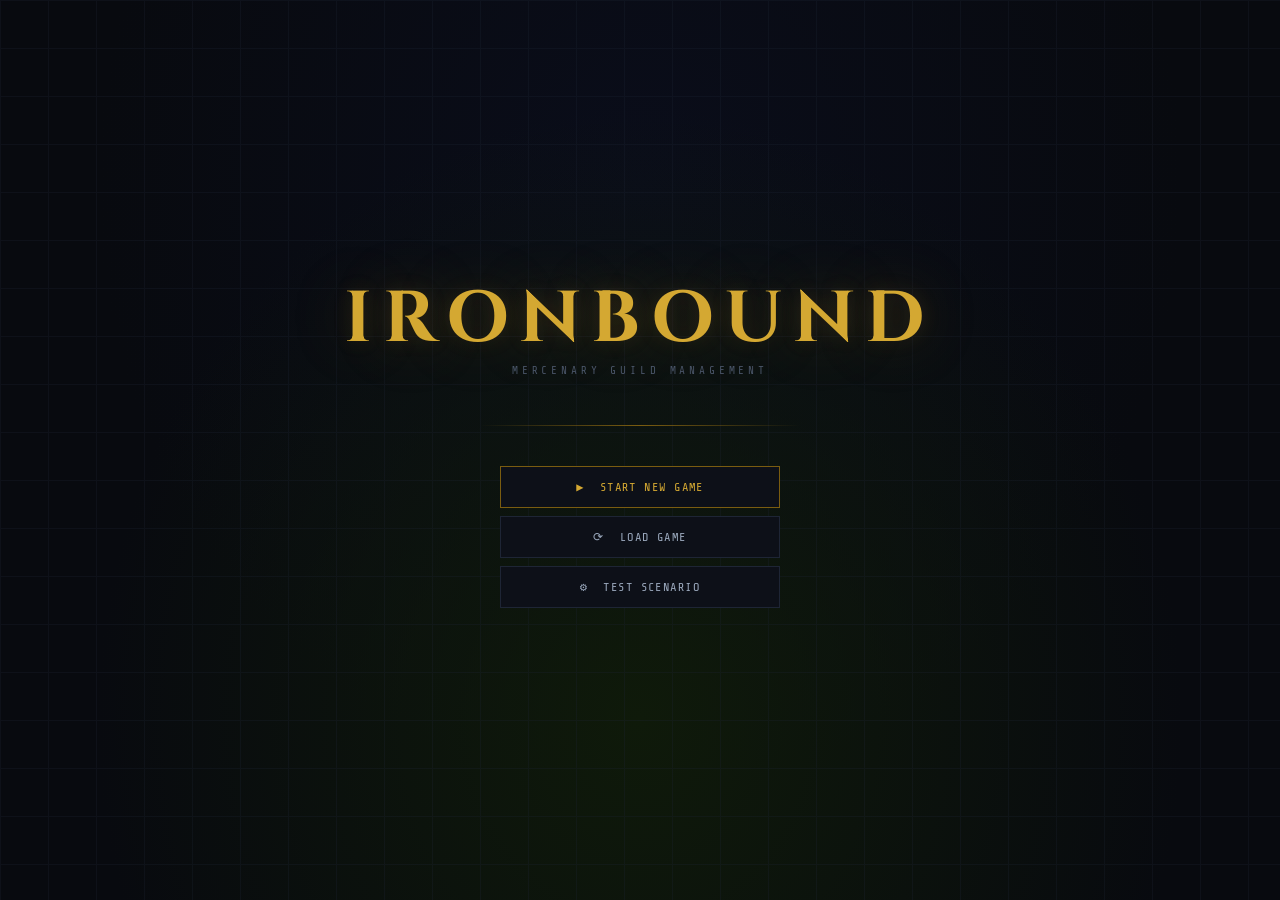
<file: ironbound/v2-run.html>
<!DOCTYPE html>
<html lang="en">
<head>
<meta charset="UTF-8">
<meta name="viewport" content="width=device-width, initial-scale=1.0">
<title>Ironbound</title>
<link href="https://fonts.googleapis.com/css2?family=Cinzel:wght@400;600;700&family=Share+Tech+Mono&family=Crimson+Pro:ital,wght@0,400;0,600;1,400&display=swap" rel="stylesheet">
<style>
:root {
  --bg:#080a0f; --panel:#0d1018; --panel2:#111520;
  --border:#1e2535; --border-b:#2e3d55;
  --text:#9aa8bc; --text-bright:#d4dce8; --text-dim:#4a5568;
  --accent:#7a5c10; --accent-b:#b8881a; --accent-glow:#d4a832;
  --city:#5b8ec0; --danger:#8b2020;
  --poi-found:#c49016; --poi-hidden:#2a3344;
  --fd:'Cinzel',serif; --fb:'Crimson Pro',Georgia,serif; --fm:'Share Tech Mono',monospace;
}
*{margin:0;padding:0;box-sizing:border-box;}
html,body{width:100%;height:100%;background:var(--bg);color:var(--text);font-family:var(--fm);overflow:hidden;user-select:none;}
.screen{position:absolute;inset:0;display:none;flex-direction:column;}
.screen.active{display:flex;}
#screen-launch{align-items:center;justify-content:center;background:radial-gradient(ellipse at 50% 80%,#0f1a0a 0%,transparent 60%),radial-gradient(ellipse at 50% 20%,#0a0d1a 0%,transparent 60%),var(--bg);}
.grid-bg{position:absolute;inset:0;background-image:linear-gradient(var(--border) 1px,transparent 1px),linear-gradient(90deg,var(--border) 1px,transparent 1px);background-size:48px 48px;opacity:.28;}
.launch-wrap{position:relative;text-align:center;animation:fi .6s ease;}
@keyframes fi{from{opacity:0;transform:translateY(10px)}to{opacity:1;transform:none}}
.title{font-family:var(--fd);font-size:72px;font-weight:700;color:var(--accent-glow);letter-spacing:.15em;text-shadow:0 0 60px rgba(180,130,30,.3),0 0 20px rgba(180,130,30,.15);line-height:1;margin-bottom:8px;}
.sub{font-size:11px;letter-spacing:.35em;color:var(--text-dim);text-transform:uppercase;margin-bottom:48px;}
.divider{width:320px;height:1px;background:linear-gradient(90deg,transparent,var(--accent),transparent);margin:0 auto 40px;}
.btn{display:block;width:280px;padding:13px 24px;margin:8px auto;background:var(--panel);border:1px solid var(--border);color:var(--text);font-family:var(--fm);font-size:12px;letter-spacing:.12em;cursor:pointer;text-align:center;transition:all .15s;outline:none;}
.btn:hover{background:var(--panel2);border-color:var(--accent-b);color:var(--text-bright);box-shadow:0 0 16px rgba(180,130,30,.12);}
.btn.primary{border-color:var(--accent);color:var(--accent-glow);}
.btn.primary:hover{background:rgba(120,90,15,.18);border-color:var(--accent-glow);box-shadow:0 0 24px rgba(180,130,30,.2);}
.btn.sm{width:auto;padding:8px 18px;font-size:11px;display:inline-block;}
#screen-new-game{align-items:center;justify-content:center;background:rgba(5,7,12,.96);}
.modal{background:var(--panel);border:1px solid var(--border);width:520px;max-height:90vh;overflow-y:auto;animation:fi .25s ease;}
.mh{padding:24px 28px 16px;border-bottom:1px solid var(--border);}
.mt{font-family:var(--fd);font-size:20px;font-weight:600;color:var(--accent-glow);letter-spacing:.08em;}
.mb{padding:20px 28px;}
.field{margin-bottom:18px;}
.field label{display:block;font-size:10px;letter-spacing:.2em;color:var(--text-dim);text-transform:uppercase;margin-bottom:6px;}
.field input{width:100%;padding:9px 12px;background:#070910;border:1px solid var(--border);color:var(--text-bright);font-family:var(--fm);font-size:13px;outline:none;transition:border-color .15s;}
.field input:focus{border-color:var(--accent-b);}
.field .hint{font-size:10px;color:var(--text-dim);margin-top:4px;}
.mf{padding:16px 28px;border-top:1px solid var(--border);display:flex;justify-content:space-between;gap:12px;}
.frow{display:grid;grid-template-columns:1fr 1fr;gap:16px;}
#screen-game{display:none;flex-direction:column;}
#screen-game.active{display:flex;}
#toolbar{height:44px;background:var(--panel);border-bottom:1px solid var(--border);display:flex;align-items:center;padding:0 16px;gap:0;flex-shrink:0;z-index:10;}
.tb-brand{font-family:var(--fd);font-size:15px;font-weight:600;color:var(--accent-glow);letter-spacing:.12em;margin-right:28px;padding-right:28px;border-right:1px solid var(--border);}
.tb-stat{font-size:11px;color:var(--text-dim);margin-right:20px;}
.tb-stat span{color:var(--text-bright);margin-left:5px;}
.tb-stat.gold span{color:var(--accent-glow);}
#game-main{flex:1;display:flex;overflow:hidden;}
#map-wrap{flex:1;position:relative;overflow:hidden;background:#060810;cursor:grab;}
#map-wrap.dragging{cursor:grabbing;}
#map-canvas{position:absolute;top:0;left:0;}
#sidebar{width:224px;background:var(--panel);border-left:1px solid var(--border);display:flex;flex-direction:column;overflow:hidden;flex-shrink:0;}
.ss{padding:14px 14px 10px;border-bottom:1px solid var(--border);}
.ss-title{font-size:9px;letter-spacing:.25em;color:var(--text-dim);text-transform:uppercase;margin-bottom:8px;}
.ss-stat{font-size:11px;color:var(--text);margin-bottom:4px;display:flex;justify-content:space-between;}
.ss-stat .val{color:var(--text-bright);}
.ss-stat .val.gold{color:var(--accent-glow);}
#poi-panel{display:none;flex-direction:column;border-top:1px solid var(--border);margin-top:auto;}
#poi-panel.vis{display:flex;}
.ph{padding:12px 14px 8px;border-bottom:1px solid var(--border);position:relative;}
.pn{font-family:var(--fd);font-size:13px;font-weight:600;color:var(--accent-glow);margin-bottom:2px;}
.pt{font-size:9px;letter-spacing:.2em;color:var(--text-dim);text-transform:uppercase;}
.px{position:absolute;top:10px;right:12px;cursor:pointer;color:var(--text-dim);font-size:15px;transition:color .15s;line-height:1;}
.px:hover{color:var(--text-bright);}
.pb{padding:10px 14px;}
.pr{font-size:10px;color:var(--text-dim);display:flex;justify-content:space-between;margin-bottom:5px;}
.pr .pv{color:var(--text);}
.pr .pv.warn{color:#e07070;}
.pr .pv.disc{color:var(--accent-glow);}
.pr .pv.undisc{color:var(--text-dim);}
.pf{padding:10px 14px;border-top:1px solid var(--border);}
#statusbar{height:24px;background:var(--panel);border-top:1px solid var(--border);display:flex;align-items:center;padding:0 14px;font-size:9px;color:var(--text-dim);gap:20px;flex-shrink:0;}
.si{letter-spacing:.08em;}
.si span{color:var(--text);margin-left:4px;}
#toast{position:fixed;bottom:36px;left:50%;transform:translateX(-50%) translateY(20px);background:var(--panel2);border:1px solid var(--border-b);padding:8px 20px;font-size:11px;color:var(--text-bright);opacity:0;transition:all .2s;pointer-events:none;white-space:nowrap;}
#toast.show{opacity:1;transform:translateX(-50%) translateY(0);}
::-webkit-scrollbar{width:4px;}
::-webkit-scrollbar-track{background:var(--panel);}
::-webkit-scrollbar-thumb{background:var(--border-b);}

/* DEV PANEL */
#dev-panel{position:fixed;bottom:0;left:0;right:0;height:260px;background:#05070d;border-top:2px solid #8b3a3a;font-family:var(--fm);font-size:11px;display:none;flex-direction:column;z-index:9999;}
#dev-panel.open{display:flex;}
#dev-toolbar{height:36px;background:#0a0c14;border-bottom:1px solid #1a2030;display:flex;align-items:center;padding:0 12px;gap:8px;flex-shrink:0;}
#dev-toolbar span{color:#8b3a3a;font-size:10px;letter-spacing:.2em;margin-right:8px;}
.dev-btn{padding:4px 12px;background:#0d1018;border:1px solid #2a1515;color:#c06060;font-family:var(--fm);font-size:10px;cursor:pointer;letter-spacing:.08em;transition:all .15s;}
.dev-btn:hover{background:#1a0e0e;border-color:#8b3a3a;color:#e08080;}
.dev-btn.ok{border-color:#1a3a1a;color:#60a060;}
.dev-btn.ok:hover{background:#0e1a0e;border-color:#3a8a3a;color:#80d080;}
#dev-body{display:flex;flex:1;overflow:hidden;}
#dev-log{flex:1;overflow-y:auto;padding:8px 12px;line-height:1.7;}
#dev-scenarios{width:200px;border-left:1px solid #1a2030;padding:8px;overflow-y:auto;flex-shrink:0;}
#dev-scenarios .ds-title{font-size:9px;letter-spacing:.2em;color:#4a5568;text-transform:uppercase;margin-bottom:6px;}
.dev-scenario-btn{display:block;width:100%;padding:6px 8px;margin-bottom:4px;background:#0d1018;border:1px solid #1e2535;color:#7a9abc;font-family:var(--fm);font-size:10px;cursor:pointer;text-align:left;transition:all .15s;}
.dev-scenario-btn:hover{border-color:#2a4060;color:#aaccee;background:#0f1520;}
.dev-log-entry{margin-bottom:1px;}
.dev-log-entry.pass{color:#4a8a4a;}
.dev-log-entry.fail{color:#c05050;}
.dev-log-entry.warn{color:#a07020;}
.dev-log-entry.info{color:#4a6080;}
.dev-log-entry.head{color:#8888aa;border-top:1px solid #1a2030;margin-top:6px;padding-top:4px;}
#dev-badge{position:fixed;bottom:4px;right:8px;background:#1a0808;border:1px solid #5a1a1a;color:#8b3a3a;font-family:var(--fm);font-size:9px;padding:3px 8px;cursor:pointer;z-index:9998;letter-spacing:.1em;display:none;}
#dev-badge:hover{background:#2a0e0e;color:#c06060;}
</style>
</head>
<body>

<div id="screen-launch" class="screen active">
  <div class="grid-bg"></div>
  <div class="launch-wrap">
    <div class="title">IRONBOUND</div>
    <div class="sub">Mercenary Guild Management</div>
    <div class="divider"></div>
    <button class="btn primary" onclick="showScreen('new-game')">&#9654;&nbsp;&nbsp;START NEW GAME</button>
    <button class="btn" onclick="document.getElementById('load-input').click()">&#10227;&nbsp;&nbsp;LOAD GAME</button>
    <button class="btn" onclick="showToast('No test scenarios defined yet.')">&#9881;&nbsp;&nbsp;TEST SCENARIO</button>
    <input type="file" id="load-input" accept=".json" style="display:none" onchange="loadGame(event)">
  </div>
</div>

<div id="screen-new-game" class="screen">
  <div style="position:absolute;inset:0;display:flex;align-items:center;justify-content:center;">
    <div class="modal">
      <div class="mh"><div class="mt">WORLD OPTIONS</div></div>
      <div class="mb">
        <div class="field">
          <label>Organization Name</label>
          <input type="text" id="f-orgname" value="The Guild" maxlength="32">
        </div>
        <div class="frow">
          <div class="field">
            <label>Starting Gold</label>
            <input type="number" id="f-gold" value="4200" min="0">
          </div>
          <div class="field">
            <label>Starting Characters</label>
            <input type="number" id="f-chars" value="0" min="0" max="9">
            <div class="hint">0&#8211;9 random recruits at HQ</div>
          </div>
        </div>
        <div class="frow">
          <div class="field">
            <label>Target World POIs</label>
            <input type="number" id="f-pois" value="20" min="10" max="50">
            <div class="hint">10&#8211;50</div>
          </div>
          <div class="field">
            <label>Known POIs</label>
            <input type="number" id="f-known" value="8" min="6" max="20">
            <div class="hint">6 &#8211; target POIs</div>
          </div>
        </div>
        <div class="field">
          <label>Map Size (tiles)</label>
          <input type="number" id="f-mapsize" value="128" min="64" max="256">
          <div class="hint">64&#8211;256 &mdash; square map</div>
        </div>
      </div>
      <div class="mf">
        <button class="btn sm" onclick="showScreen('launch')">&#9664; BACK</button>
        <button class="btn sm primary" onclick="startNewGame()">&#9654; BEGIN</button>
      </div>
    </div>
  </div>
</div>

<div id="screen-game" class="screen">
  <div id="toolbar">
    <div class="tb-brand">IRONBOUND</div>
    <div class="tb-stat">TURN <span id="tb-turn">1</span></div>
    <div class="tb-stat gold">GOLD <span id="tb-gold">0</span></div>
    <div class="tb-stat">ROSTER <span id="tb-roster">0</span></div>
    <div class="tb-stat">HQ <span id="tb-hq">&#8212;</span></div>
    <button class="btn sm primary" style="margin-left:auto" onclick="endTurn()">&#10226; END TURN</button>
    <button class="btn sm" style="margin-left:8px;width:auto;" onclick="saveGame()">&#128190; SAVE</button>
  </div>
  <div id="game-main">
    <div id="map-wrap">
      <canvas id="map-canvas"></canvas>
    </div>
    <div id="sidebar">
      <div class="ss">
        <div class="ss-title">Guild</div>
        <div class="ss-stat">Gold <span class="val gold" id="sb-gold">0</span></div>
        <div class="ss-stat">Recruits <span class="val" id="sb-recruits">0</span></div>
        <div class="ss-stat">Groups <span class="val" id="sb-groups">0</span></div>
      </div>
      <div class="ss">
        <div class="ss-title">World</div>
        <div class="ss-stat">Total POIs <span class="val" id="sb-total">&#8212;</span></div>
        <div class="ss-stat">Discovered <span class="val" id="sb-disc">&#8212;</span></div>
        <div class="ss-stat">Turn <span class="val" id="sb-turn">1</span></div>
      </div>
      <div id="poi-panel">
        <div class="ph">
          <div class="pn" id="poi-name">&#8212;</div>
          <div class="pt" id="poi-type">&#8212;</div>
          <div class="px" onclick="deselectPOI()">&#10005;</div>
        </div>
        <div class="pb">
          <div class="pr">Size <span class="pv" id="poi-size">&#8212;</span></div>
          <div class="pr">Zones <span class="pv" id="poi-zones">&#8212;</span></div>
          <div class="pr">Despawn <span class="pv" id="poi-despawn">&#8212;</span></div>
          <div class="pr">Status <span class="pv" id="poi-status">&#8212;</span></div>
        </div>
        <div class="pf" id="poi-footer"></div>
      </div>
    </div>
  </div>
  <div id="statusbar">
    <div class="si">MAP<span id="st-map">&#8212;</span></div>
    <div class="si">SEED<span id="st-seed">&#8212;</span></div>
    <div class="si" style="margin-left:auto">scroll to zoom &middot; drag to pan &middot; click for details</div>
  </div>
</div>

<div id="toast"></div>

<!-- DEV PANEL (visible only with ?dev in URL) -->
<div id="dev-badge" onclick="DEV.togglePanel()">DEV &#9650;</div>
<div id="dev-panel">
  <div id="dev-toolbar">
    <span>&#9888; DEV MODE</span>
    <button class="dev-btn ok" onclick="DEV.validate()">&#10003; VALIDATE STATE</button>
    <button class="dev-btn" onclick="DEV.runScenario('world_gen')">&#9654; SCENARIO: World Gen</button>
    <button class="dev-btn" onclick="DEV.runScenario('poi_discovery')">&#9654; SCENARIO: POI Discovery</button>
    <button class="dev-btn" onclick="DEV.runScenario('corrupt_state')">&#9654; SCENARIO: Corrupt State</button>
    <button class="dev-btn" onclick="DEV.clearLog()">&#10006; CLEAR</button>
    <button class="dev-btn" style="margin-left:auto" onclick="DEV.togglePanel()">&#9660; HIDE</button>
  </div>
  <div id="dev-body">
    <div id="dev-log"><div class="dev-log-entry info">Dev console ready. Run VALIDATE STATE or load a scenario.</div></div>
    <div id="dev-scenarios">
      <div class="ds-title">Quick Inject</div>
      <button class="dev-scenario-btn" onclick="DEV.inject.emptyOrg()">Empty org state</button>
      <button class="dev-scenario-btn" onclick="DEV.inject.richOrg()">Rich org (gold+recruits)</button>
      <button class="dev-scenario-btn" onclick="DEV.inject.badPOI()">Bad POI (despawn=0)</button>
      <button class="dev-scenario-btn" onclick="DEV.inject.allDiscovered()">All POIs discovered</button>
      <button class="dev-scenario-btn" onclick="DEV.inject.negativeGold()">Negative gold</button>
    </div>
  </div>
</div>


<script>
'use strict';
const T={water:'#0a1018',plains:'#131a0e',forest:'#0e1509',hills:'#17140e'};

function rng(s){s=(s^0xdeadbeef)>>>0;return()=>{s=(Math.imul(s^(s>>>16),0x45d9f3b))>>>0;s^=s>>>15;return(s>>>0)/4294967296;};}

let toastT=null;
function showToast(m,d=2400){const e=document.getElementById('toast');e.textContent=m;e.classList.add('show');clearTimeout(toastT);toastT=setTimeout(()=>e.classList.remove('show'),d);}

function showScreen(n){document.querySelectorAll('.screen').forEach(s=>s.classList.remove('active'));document.getElementById('screen-'+n).classList.add('active');}

function generateWorld(o={}){
  const seed=o.seed||(Date.now()&0xffff),MAP=o.mapSize||128,nP=o.nPOIs||20,nK=Math.min(o.nKnown||8,nP),r=rng(seed);
  const tiles=[];
  for(let y=0;y<MAP;y++){tiles[y]=[];for(let x=0;x<MAP;x++){const v=Math.sin(x*.09+seed*.01)*.5+Math.cos(y*.07+seed*.013)*.4+Math.sin((x+y)*.05)*.3+Math.cos((x-y)*.08)*.25;const n=(v+1.45)/2.9;let t='plains';if(n<.28)t='water';else if(n<.45)t='forest';else if(n>.68)t='hills';tiles[y][x]={type:t};}}
  const cd=[{id:'c0',name:'Valdenmoor',tx:.18,ty:.18},{id:'c1',name:'Ashford',tx:.80,ty:.15},{id:'c2',name:'Irongate',tx:.50,ty:.80}];
  const cities=cd.map(c=>({...c,x:Math.floor(c.tx*MAP+(r()-.5)*MAP*.06),y:Math.floor(c.ty*MAP+(r()-.5)*MAP*.06)}));
  const hi=Math.floor(r()*3);cities[hi].isHQ=true;
  const pn=['Ironveil Hollow','The Pale Crossing','Sundermark','Ashrift Den','Grey Barrow','Coldfen','Embervault','The Sunken Keep','Duskfall Ridge','Thornmere','Veilstone','The Crumbled Gate','Hollow Pines','Saltmere','Ashen Reach','Dreadfen','The Old Garrison','Carrion Bluff','Mistfall','Wraithwood'];
  const pt=['dungeon','ruins','camp','cave','forest zone','stronghold'];
  const pois=[];
  for(let i=0;i<nP;i++){let x,y,a=0;do{x=Math.floor(r()*(MAP-16))+8;y=Math.floor(r()*(MAP-16))+8;a++;}while(tiles[y]?.[x]?.type==='water'&&a<50);const sz=r()<.35?'small':r()<.7?'medium':'large';const d=sz==='small'?2+Math.floor(r()*8):sz==='medium'?10+Math.floor(r()*50):30+Math.floor(r()*150);pois.push({id:'p'+i,name:pn[i%pn.length],type:pt[Math.floor(r()*pt.length)],x,y,size:sz,despawnTimer:d*6,discovered:i<nK,zones:3+Math.floor(r()*8)});}
  return{seed,MAP,tiles,cities,pois,playerHQCityId:cities[hi].id};
}

let GS=null;
function pOrg(){return GS.organizations.find(o=>o.id===GS.playerOrgId);}

function startNewGame(){
  const orgName=document.getElementById('f-orgname').value.trim()||'The Guild';
  const gold=parseInt(document.getElementById('f-gold').value)||4200;
  const mapSize=parseInt(document.getElementById('f-mapsize').value)||128;
  const nPOIs=parseInt(document.getElementById('f-pois').value)||20;
  const nKnown=parseInt(document.getElementById('f-known').value)||8;
  const world=generateWorld({mapSize,nPOIs,nKnown});
  GS={turn:1,world,organizations:[{id:'player',name:orgName,gold,hqCityId:world.playerHQCityId,recruits:[],groups:[],inventory:{food:[],equipment:[],weapons:[],misc:[],forSale:[]},criminalRecord:[]}],playerOrgId:'player'};
  showScreen('game');initMap();updateUI();
}

function loadGame(evt){const f=evt.target.files[0];if(!f)return;const reader=new FileReader();reader.onload=e=>{try{GS=JSON.parse(e.target.result);showScreen('game');initMap();updateUI();showToast('Game loaded.');}catch{showToast('Invalid save file.');}};reader.readAsText(f);evt.target.value='';}

function saveGame(){const a=document.createElement('a');a.href=URL.createObjectURL(new Blob([JSON.stringify(GS)],{type:'application/json'}));a.download=`ironbound-turn${GS.turn}.json`;a.click();showToast('Game saved.');}

function endTurn(){GS.turn++;GS.world.pois.forEach(p=>{p.despawnTimer=Math.max(0,p.despawnTimer-1);});updateUI();drawMap();}

function updateUI(){
  if(!GS)return;
  const org=pOrg(),world=GS.world,hq=world.cities.find(c=>c.id===org.hqCityId),disc=world.pois.filter(p=>p.discovered).length;
  document.getElementById('tb-turn').textContent=GS.turn;
  document.getElementById('tb-gold').textContent=org.gold.toLocaleString();
  document.getElementById('tb-roster').textContent=org.recruits.length;
  document.getElementById('tb-hq').textContent=hq?hq.name:'—';
  document.getElementById('sb-gold').textContent=org.gold.toLocaleString();
  document.getElementById('sb-recruits').textContent=org.recruits.length;
  document.getElementById('sb-groups').textContent=org.groups.length;
  document.getElementById('sb-total').textContent=world.pois.length;
  document.getElementById('sb-disc').textContent=disc+'/'+world.pois.length;
  document.getElementById('sb-turn').textContent=GS.turn;
  document.getElementById('st-map').textContent=' '+world.MAP+'x'+world.MAP;
  document.getElementById('st-seed').textContent=' '+world.seed;
}

// MAP
let mc,mx,cam={x:0,y:0,zoom:1,ts:6},drag=null,selPOI=null;
const ets=()=>cam.ts*cam.zoom;
function w2s(wx,wy){const ts=ets();return[wx*ts-cam.x*ts+cam.x*cam.ts*(1-cam.zoom),wy*ts-cam.y*ts+cam.y*cam.ts*(1-cam.zoom)];}
// simpler:
function w2s2(wx,wy){const ts=ets();return[wx*ts-cam.ox,wy*ts-cam.oy];}
function s2w(sx,sy){const ts=ets();return[(sx+cam.ox)/ts,(sy+cam.oy)/ts];}

function initMap(){
  const wrap=document.getElementById('map-wrap');
  mc=document.getElementById('map-canvas');
  mx=mc.getContext('2d');
  sizeCan();window.addEventListener('resize',sizeCan);
  const MAP=GS.world.MAP;
  const ts=Math.min((wrap.clientWidth-40)/MAP,(wrap.clientHeight-40)/MAP);
  cam.ts=ts;cam.zoom=1;
  cam.ox=-(wrap.clientWidth-MAP*ts)/2;
  cam.oy=-(wrap.clientHeight-MAP*ts)/2;
  wrap.onmousedown=mdDown;wrap.onmousemove=mdMove;wrap.onmouseup=mdUp;wrap.onmouseleave=mdUp;wrap.onwheel=mdWheel;wrap.onclick=mdClick;
  drawMap();
}

function sizeCan(){const wrap=document.getElementById('map-wrap');const dpr=devicePixelRatio;mc.width=wrap.clientWidth*dpr;mc.height=wrap.clientHeight*dpr;mc.style.width=wrap.clientWidth+'px';mc.style.height=wrap.clientHeight+'px';if(GS)drawMap();}

function drawMap(){
  if(!GS||!mx)return;
  const dpr=devicePixelRatio,lw=mc.width/dpr,lh=mc.height/dpr,world=GS.world,MAP=world.MAP,ts=ets();
  mx.save();mx.scale(dpr,dpr);
  mx.fillStyle='#060810';mx.fillRect(0,0,lw,lh);
  // tiles
  const x0=Math.max(0,Math.floor(s2w(0,0)[0])),y0=Math.max(0,Math.floor(s2w(0,0)[1]));
  const x1=Math.min(MAP,Math.ceil(s2w(lw,0)[0])+1),y1=Math.min(MAP,Math.ceil(s2w(0,lh)[1])+1);
  for(let ty=y0;ty<y1;ty++){for(let tx=x0;tx<x1;tx++){const t=world.tiles[ty]?.[tx];if(!t)continue;const[sx,sy]=w2s2(tx,ty);mx.fillStyle=T[t.type]||'#111';mx.fillRect(sx,sy,ts+.5,ts+.5);}}
  // grid
  if(ts>20){mx.strokeStyle='rgba(255,255,255,.025)';mx.lineWidth=.5;for(let tx=x0;tx<x1;tx++){const[sx]=w2s2(tx,0);mx.beginPath();mx.moveTo(sx,0);mx.lineTo(sx,lh);mx.stroke();}for(let ty=y0;ty<y1;ty++){const[,sy]=w2s2(0,ty);mx.beginPath();mx.moveTo(0,sy);mx.lineTo(lw,sy);mx.stroke();}}
  // roads
  mx.setLineDash([ts*.4,ts*.25]);mx.strokeStyle='rgba(120,100,50,.2)';mx.lineWidth=Math.max(1,ts*.15);
  const cities=world.cities;
  for(let i=0;i<cities.length;i++)for(let j=i+1;j<cities.length;j++){const[ax,ay]=w2s2(cities[i].x+.5,cities[i].y+.5);const[bx,by]=w2s2(cities[j].x+.5,cities[j].y+.5);mx.beginPath();mx.moveTo(ax,ay);mx.lineTo(bx,by);mx.stroke();}
  mx.setLineDash([]);
  // POIs
  world.pois.forEach(poi=>{
    const[sx,sy]=w2s2(poi.x+.5,poi.y+.5),pr=Math.max(4,ts*.75),sel=selPOI&&selPOI.id===poi.id;
    mx.save();mx.translate(sx,sy);mx.rotate(Math.PI/4);
    if(poi.discovered){
      mx.fillStyle=sel?'#e8aa20':'#c49016';mx.shadowColor=sel?'#e8aa20':'#b88010';mx.shadowBlur=sel?16:6;
      mx.fillRect(-pr*.58,-pr*.58,pr*1.16,pr*1.16);
      mx.fillStyle='#080b12';mx.shadowBlur=0;mx.fillRect(-pr*.28,-pr*.28,pr*.56,pr*.56);
    }else{
      mx.strokeStyle=sel?'#5577aa':'#263040';mx.lineWidth=Math.max(.8,ts*.07);mx.shadowBlur=0;
      mx.strokeRect(-pr*.52,-pr*.52,pr*1.04,pr*1.04);
    }
    mx.restore();
    if(ts>5&&poi.discovered){const fs=Math.min(12,Math.max(7,ts*.82));mx.font=`${fs}px 'Crimson Pro',serif`;mx.fillStyle=sel?'#e8c060':'rgba(175,125,18,.78)';mx.textAlign='center';mx.textBaseline='top';mx.fillText(poi.name,sx,sy+pr*1.12+2);}
    if(ts>8&&!poi.discovered){mx.fillStyle='rgba(80,100,140,.5)';mx.font=`${Math.max(8,pr*.95)}px monospace`;mx.textAlign='center';mx.textBaseline='middle';mx.fillText('?',sx,sy);}
  });
  // Cities
  cities.forEach(city=>{
    const[sx,sy]=w2s2(city.x+.5,city.y+.5),cr=Math.max(5,ts*.92);
    if(city.isHQ){mx.beginPath();mx.arc(sx,sy,cr*2.3,0,Math.PI*2);mx.strokeStyle='rgba(180,130,20,.16)';mx.lineWidth=cr*.45;mx.stroke();}
    mx.beginPath();mx.arc(sx,sy,cr,0,Math.PI*2);mx.fillStyle='#5b8ec0';mx.shadowColor='#3a6898';mx.shadowBlur=10;mx.fill();mx.shadowBlur=0;
    mx.beginPath();mx.arc(sx,sy,cr*.42,0,Math.PI*2);mx.fillStyle='#060810';mx.fill();
    if(ts>4){const fs=Math.min(14,Math.max(8,ts*1.0));mx.font=`600 ${fs}px 'Cinzel',serif`;mx.fillStyle='#7aaedc';mx.textAlign='center';mx.textBaseline='top';mx.fillText(city.name,sx,sy+cr*1.35+1);if(city.isHQ){mx.font=`${Math.max(6,fs*.72)}px 'Share Tech Mono',monospace`;mx.fillStyle='#c49016';mx.fillText('[HQ]',sx,sy+cr*1.35+fs+3);}}
  });
  mx.restore();
}

function mdDown(e){if(e.button!==0)return;drag={sx:e.clientX,sy:e.clientY,ox:cam.ox,oy:cam.oy,moved:false};e.currentTarget.classList.add('dragging');}
function mdMove(e){if(!drag)return;const dx=e.clientX-drag.sx,dy=e.clientY-drag.sy;if(Math.abs(dx)>3||Math.abs(dy)>3)drag.moved=true;if(drag.moved){cam.ox=drag.ox-dx;cam.oy=drag.oy-dy;drawMap();}}
function mdUp(e){if(drag)e.currentTarget.classList.remove('dragging');drag=null;}
function mdWheel(e){
  e.preventDefault();
  const rect=e.currentTarget.getBoundingClientRect(),sx=e.clientX-rect.left,sy=e.clientY-rect.top;
  const[wx,wy]=s2w(sx,sy);
  cam.zoom=Math.max(.2,Math.min(16,cam.zoom*(e.deltaY>0?.82:1.22)));
  const ts=ets();
  cam.ox=wx*ts-sx;cam.oy=wy*ts-sy;
  drawMap();
}{passive:false}
document.getElementById('map-wrap').addEventListener('wheel',mdWheel,{passive:false});

function mdClick(e){
  if(drag&&drag.moved)return;
  const rect=e.currentTarget.getBoundingClientRect(),sx=e.clientX-rect.left,sy=e.clientY-rect.top,ts=ets(),world=GS.world;
  let hit=null;
  world.pois.forEach(poi=>{const[px,py]=w2s2(poi.x+.5,poi.y+.5);if(Math.hypot(sx-px,sy-py)<Math.max(6,ts*1.15))hit={_poi:true,...poi};});
  world.cities.forEach(city=>{const[cx,cy]=w2s2(city.x+.5,city.y+.5);if(Math.hypot(sx-cx,sy-cy)<Math.max(7,ts*1.4))hit={_city:true,...city};});
  if(hit){if(hit._city){showToast(hit.name+(hit.isHQ?' — Guild HQ':' — city'));selPOI=null;hidePOI();}else{selPOI=hit;showPOI(hit);}}
  else{selPOI=null;hidePOI();}
  drawMap();
}

function showPOI(poi){
  document.getElementById('poi-name').textContent=poi.name;
  document.getElementById('poi-type').textContent=poi.type;
  document.getElementById('poi-size').textContent=poi.size;
  document.getElementById('poi-zones').textContent=poi.zones;
  const d=Math.ceil(poi.despawnTimer/6),de=document.getElementById('poi-despawn');
  de.textContent=d+' days';de.className='pv'+(d<6?' warn':'');
  const se=document.getElementById('poi-status');
  se.textContent=poi.discovered?'Discovered':'Undiscovered';se.className='pv '+(poi.discovered?'disc':'undisc');
  const fe=document.getElementById('poi-footer');
  fe.innerHTML=poi.discovered?`<button class="btn sm primary" style="width:100%" onclick="enterPOI('${poi.id}')">&#9654; ENTER POI</button>`:`<div style="font-size:10px;color:var(--text-dim);text-align:center">Discover this POI to enter</div>`;
  document.getElementById('poi-panel').classList.add('vis');
}
function hidePOI(){document.getElementById('poi-panel').classList.remove('vis');}
function deselectPOI(){selPOI=null;hidePOI();drawMap();}
function enterPOI(id){const poi=GS.world.pois.find(p=>p.id===id);if(poi)showToast(poi.name+' — POI layout not yet implemented.');}


// ─── DEV SYSTEM ──────────────────────────────────────────────────────────────
// Activated by adding ?dev to the URL.
// DEV.validate()          — check game state against GDD rules, log results
// DEV.runScenario(name)   — load a pre-built world state for testing
// DEV.inject.*()          — mutate current state to test edge cases
// DEV.log(msg, level)     — write to dev console ('pass','fail','warn','info','head')

const DEV = (() => {
  const IS_DEV = location.search.includes('dev');

  function init() {
    if (!IS_DEV) return;
    document.getElementById('dev-badge').style.display = 'block';
    // Auto-run validate after every endTurn
    const orig = window.endTurn;
    window.endTurn = function() { orig(); DEV.validate(); };
    log('Dev mode active — ' + location.href, 'info');
  }

  // ── Logging ────────────────────────────────────────────────────────────────
  let passCount = 0, failCount = 0;

  function log(msg, level = 'info') {
    const el = document.getElementById('dev-log');
    if (!el) { console.log('[DEV]', level, msg); return; }
    const div = document.createElement('div');
    div.className = 'dev-log-entry ' + level;
    const icons = { pass:'✓', fail:'✗', warn:'⚠', info:'·', head:'▸' };
    div.textContent = (icons[level] || '·') + ' ' + msg;
    el.appendChild(div);
    el.scrollTop = el.scrollHeight;
    if (level === 'pass') passCount++;
    if (level === 'fail') failCount++;
  }

  function clearLog() {
    const el = document.getElementById('dev-log');
    if (el) el.innerHTML = '';
    passCount = 0; failCount = 0;
  }

  function togglePanel() {
    const p = document.getElementById('dev-panel');
    const b = document.getElementById('dev-badge');
    if (p.classList.toggle('open')) {
      b.innerHTML = 'DEV &#9660;';
      document.getElementById('statusbar').style.marginBottom = '260px';
    } else {
      b.innerHTML = 'DEV &#9650;';
      document.getElementById('statusbar').style.marginBottom = '';
    }
  }

  // ── GDD Rule Definitions ───────────────────────────────────────────────────
  // Each rule: { id, desc, check(gs) => true=pass / string=fail }
  const RULES = [

    // ── GameState structure ──
    { id:'GS-001', desc:'GameState exists and has required top-level fields',
      check: gs => {
        if (!gs) return 'GameState is null';
        const missing = ['turn','world','organizations','playerOrgId'].filter(k => !(k in gs));
        return missing.length ? 'Missing fields: ' + missing.join(', ') : true;
      }
    },
    { id:'GS-002', desc:'turn is a positive integer',
      check: gs => (Number.isInteger(gs.turn) && gs.turn >= 1) || 'turn=' + gs.turn
    },
    { id:'GS-003', desc:'playerOrgId refers to an existing organization',
      check: gs => gs.organizations.some(o => o.id === gs.playerOrgId) || 'playerOrgId not found: ' + gs.playerOrgId
    },

    // ── World ──
    { id:'WO-001', desc:'World has tiles, cities, pois',
      check: gs => {
        const w = gs.world;
        const missing = ['tiles','cities','pois','MAP'].filter(k => !(k in w));
        return missing.length ? 'World missing: ' + missing.join(', ') : true;
      }
    },
    { id:'WO-002', desc:'Exactly 3 cities (GDD §10)',
      check: gs => gs.world.cities.length === 3 || 'Expected 3 cities, got ' + gs.world.cities.length
    },
    { id:'WO-003', desc:'Exactly one HQ city',
      check: gs => {
        const n = gs.world.cities.filter(c => c.isHQ).length;
        return n === 1 || 'Expected 1 HQ city, got ' + n;
      }
    },
    { id:'WO-004', desc:'Player org hqCityId matches a city',
      check: gs => {
        const org = gs.organizations.find(o => o.id === gs.playerOrgId);
        return gs.world.cities.some(c => c.id === org.hqCityId) || 'hqCityId not found: ' + org.hqCityId;
      }
    },
    { id:'WO-005', desc:'Map size within valid range 64–256 (GDD §12.2)',
      check: gs => (gs.world.MAP >= 64 && gs.world.MAP <= 256) || 'MAP=' + gs.world.MAP
    },
    { id:'WO-006', desc:'All cities have x,y coordinates within map bounds',
      check: gs => {
        const bad = gs.world.cities.filter(c => c.x < 0 || c.y < 0 || c.x >= gs.world.MAP || c.y >= gs.world.MAP);
        return bad.length === 0 || 'Cities out of bounds: ' + bad.map(c=>c.name).join(', ');
      }
    },
    { id:'WO-007', desc:'All POIs have required fields',
      check: gs => {
        const required = ['id','name','type','x','y','size','despawnTimer','discovered','zones'];
        const bad = gs.world.pois.filter(p => required.some(k => !(k in p)));
        return bad.length === 0 || bad.length + ' POIs missing fields';
      }
    },
    { id:'WO-008', desc:'No POI has despawnTimer < 0',
      check: gs => {
        const bad = gs.world.pois.filter(p => p.despawnTimer < 0);
        return bad.length === 0 || bad.length + ' POIs with negative despawnTimer';
      }
    },
    { id:'WO-009', desc:'POI zone count is 3–20 (GDD §8.3)',
      check: gs => {
        const bad = gs.world.pois.filter(p => p.zones < 3 || p.zones > 20);
        return bad.length === 0 || bad.length + ' POIs with out-of-range zone count';
      }
    },
    { id:'WO-010', desc:'No POI coordinates outside map bounds',
      check: gs => {
        const bad = gs.world.pois.filter(p => p.x < 0 || p.y < 0 || p.x >= gs.world.MAP || p.y >= gs.world.MAP);
        return bad.length === 0 || bad.length + ' POIs out of bounds';
      }
    },
    { id:'WO-011', desc:'Discovered POI count does not exceed total POI count',
      check: gs => {
        const disc = gs.world.pois.filter(p => p.discovered).length;
        return disc <= gs.world.pois.length || 'More discovered (' + disc + ') than total (' + gs.world.pois.length + ')';
      }
    },
    { id:'WO-012', desc:'Tile grid dimensions match MAP value',
      check: gs => {
        const w = gs.world;
        if (w.tiles.length !== w.MAP) return 'tiles rows=' + w.tiles.length + ' expected ' + w.MAP;
        const badRow = w.tiles.findIndex(r => r.length !== w.MAP);
        return badRow === -1 || 'tiles row ' + badRow + ' has ' + w.tiles[badRow].length + ' cols';
      }
    },

    // ── Organization ──
    { id:'OR-001', desc:'Player org has required fields',
      check: gs => {
        const org = gs.organizations.find(o => o.id === gs.playerOrgId);
        const required = ['id','name','gold','hqCityId','recruits','groups','inventory','criminalRecord'];
        const missing = required.filter(k => !(k in org));
        return missing.length === 0 || 'Org missing: ' + missing.join(', ');
      }
    },
    { id:'OR-002', desc:'Org gold is a number (may be negative — game-over state)',
      check: gs => {
        const org = gs.organizations.find(o => o.id === gs.playerOrgId);
        return typeof org.gold === 'number' || 'gold is not a number: ' + typeof org.gold;
      }
    },
    { id:'OR-003', desc:'Org gold >= 0 (negative gold should have triggered game-over)',
      check: gs => {
        const org = gs.organizations.find(o => o.id === gs.playerOrgId);
        return org.gold >= 0 || 'WARN: gold is negative (' + org.gold + ') — should trigger game-over';
      }
    },
    { id:'OR-004', desc:'Org inventory has all required categories (GDD §11.2)',
      check: gs => {
        const inv = gs.organizations.find(o=>o.id===gs.playerOrgId).inventory;
        const required = ['food','equipment','weapons','misc','forSale'];
        const missing = required.filter(k => !Array.isArray(inv[k]));
        return missing.length === 0 || 'Inventory missing: ' + missing.join(', ');
      }
    },

    // ── Recruits ──
    { id:'RC-001', desc:'All recruits have required fields',
      check: gs => {
        const org = gs.organizations.find(o=>o.id===gs.playerOrgId);
        const required = ['id','name','race','level','upkeepBaseRate','traits','characteristics','equipment','inventory','wounds','hunger','statusEffects'];
        const bad = org.recruits.filter(r => required.some(k => !(k in r)));
        return bad.length === 0 || bad.length + ' recruits missing fields';
      }
    },
    { id:'RC-002', desc:'Recruit level is 1–10 (GDD §5.3.2)',
      check: gs => {
        const org = gs.organizations.find(o=>o.id===gs.playerOrgId);
        const bad = org.recruits.filter(r => r.level < 1 || r.level > 10);
        return bad.length === 0 || bad.length + ' recruits with level out of 1–10';
      }
    },
    { id:'RC-003', desc:'Recruit loyalty is 0–30 (GDD §5.3.2)',
      check: gs => {
        const org = gs.organizations.find(o=>o.id===gs.playerOrgId);
        const bad = org.recruits.filter(r => {
          const l = r.characteristics?.loyalty;
          return typeof l === 'number' && (l < 0 || l > 30);
        });
        return bad.length === 0 || bad.length + ' recruits with loyalty out of 0–30';
      }
    },
    { id:'RC-004', desc:'Recruit traits count is 0–2 (GDD §5.5)',
      check: gs => {
        const org = gs.organizations.find(o=>o.id===gs.playerOrgId);
        const bad = org.recruits.filter(r => (r.traits?.length ?? 0) > 2);
        return bad.length === 0 || bad.length + ' recruits with more than 2 traits';
      }
    },
    { id:'RC-005', desc:'Recruit hunger stage is valid (GDD §5.6.1 / §11.2)',
      check: gs => {
        const org = gs.organizations.find(o=>o.id===gs.playerOrgId);
        const valid = ['Hunger','Starvation','Famine','StarvedToDeath'];
        const bad = org.recruits.filter(r => r.hunger && !valid.includes(r.hunger.stage));
        return bad.length === 0 || bad.length + ' recruits with invalid hunger stage';
      }
    },
    { id:'RC-006', desc:'Recruit hunger charges within stage bounds (GDD §5.6.1)',
      check: gs => {
        const org = gs.organizations.find(o=>o.id===gs.playerOrgId);
        const maxes = { Hunger:120, Starvation:300, Famine:100, StarvedToDeath:1 };
        const bad = org.recruits.filter(r => {
          if (!r.hunger) return false;
          const max = maxes[r.hunger.stage];
          return max !== undefined && (r.hunger.charges < 0 || r.hunger.charges > max);
        });
        return bad.length === 0 || bad.length + ' recruits with hunger charges out of bounds';
      }
    },

    // ── Groups ──
    { id:'GR-001', desc:'All groups have required fields',
      check: gs => {
        const org = gs.organizations.find(o=>o.id===gs.playerOrgId);
        const required = ['id','name','role','memberIds','schedule','taskList','config'];
        const bad = org.groups.filter(g => required.some(k => !(k in g)));
        return bad.length === 0 || bad.length + ' groups missing fields';
      }
    },
    { id:'GR-002', desc:'Group member count is 1–9 (GDD §7)',
      check: gs => {
        const org = gs.organizations.find(o=>o.id===gs.playerOrgId);
        const bad = org.groups.filter(g => g.memberIds.length < 1 || g.memberIds.length > 9);
        return bad.length === 0 || bad.length + ' groups with member count outside 1–9';
      }
    },
    { id:'GR-003', desc:'Group members all exist in org roster',
      check: gs => {
        const org = gs.organizations.find(o=>o.id===gs.playerOrgId);
        const ids = new Set(org.recruits.map(r=>r.id));
        let missing = 0;
        org.groups.forEach(g => g.memberIds.forEach(mid => { if (!ids.has(mid)) missing++; }));
        return missing === 0 || missing + ' group member IDs not found in roster';
      }
    },
    { id:'GR-004', desc:'Group schedule is a 6-element boolean array (GDD §7)',
      check: gs => {
        const org = gs.organizations.find(o=>o.id===gs.playerOrgId);
        const bad = org.groups.filter(g => !Array.isArray(g.schedule) || g.schedule.length !== 6);
        return bad.length === 0 || bad.length + ' groups with invalid schedule';
      }
    },
    { id:'GR-005', desc:'Group role is one of valid values (GDD §7)',
      check: gs => {
        const org = gs.organizations.find(o=>o.id===gs.playerOrgId);
        const valid = ['Scout','Combat','Supply','Rescue'];
        const bad = org.groups.filter(g => !valid.includes(g.role));
        return bad.length === 0 || bad.length + ' groups with invalid role: ' + org.groups.filter(g=>!valid.includes(g.role)).map(g=>g.role).join(', ');
      }
    },

    // ── Wounds ──
    { id:'WD-001', desc:'Wound category is Progressive, Stackable, or Special (GDD §5.3.6)',
      check: gs => {
        const org = gs.organizations.find(o=>o.id===gs.playerOrgId);
        const valid = ['Progressive','Stackable','Special'];
        let bad = 0;
        org.recruits.forEach(r => (r.wounds||[]).forEach(w => { if (!valid.includes(w.category)) bad++; }));
        return bad === 0 || bad + ' wounds with invalid category';
      }
    },
    { id:'WD-002', desc:'Wound charges are non-negative and do not exceed maxCharges',
      check: gs => {
        const org = gs.organizations.find(o=>o.id===gs.playerOrgId);
        let bad = 0;
        org.recruits.forEach(r => (r.wounds||[]).forEach(w => {
          if (w.charges < 0 || (w.maxCharges && w.charges > w.maxCharges)) bad++;
        }));
        return bad === 0 || bad + ' wounds with charges out of bounds';
      }
    },
  ];

  // ── Validate ────────────────────────────────────────────────────────────────
  function validate() {
    clearLog();
    if (!GS) { log('No game state loaded. Start a game first.', 'warn'); return; }

    log('Validation — Turn ' + GS.turn + ' — ' + new Date().toLocaleTimeString(), 'head');
    passCount = 0; failCount = 0;

    RULES.forEach(rule => {
      let result;
      try { result = rule.check(GS); }
      catch(e) { result = 'ERROR: ' + e.message; }
      if (result === true) {
        log('[' + rule.id + '] ' + rule.desc, 'pass');
      } else {
        log('[' + rule.id + '] ' + rule.desc + ' → ' + result, 'fail');
      }
    });

    log('─── ' + passCount + ' passed, ' + failCount + ' failed ───', 'head');
    if (!document.getElementById('dev-panel').classList.contains('open')) {
      DEV.togglePanel();
    }
  }

  // ── Scenarios ───────────────────────────────────────────────────────────────
  function runScenario(name) {
    log('Running scenario: ' + name, 'head');
    const scenarios = {
      world_gen: () => {
        startNewGame();
        log('New game created — validating...', 'info');
        validate();
        log('Scenario world_gen complete.', 'info');
      },
      poi_discovery: () => {
        if (!GS) { log('Start a game first.', 'warn'); return; }
        const before = GS.world.pois.filter(p=>p.discovered).length;
        GS.world.pois.forEach(p => { p.discovered = true; });
        updateUI(); drawMap();
        log('All ' + GS.world.pois.length + ' POIs set to discovered (was ' + before + ').', 'info');
        validate();
      },
      corrupt_state: () => {
        if (!GS) { log('Start a game first.', 'warn'); return; }
        // Introduce known violations for testing
        const org = pOrg();
        org.gold = -500; // should fail OR-003
        GS.world.pois[0].despawnTimer = -10; // should fail WO-008
        GS.world.pois[0].zones = 25; // should fail WO-009
        GS.world.cities.push({id:'c99',name:'Extra',x:5,y:5}); // should fail WO-002
        log('Injected 4 violations: negative gold, negative despawnTimer, zones=25, extra city.', 'warn');
        validate();
      },
    };
    if (scenarios[name]) { scenarios[name](); }
    else { log('Unknown scenario: ' + name, 'warn'); }
    if (!document.getElementById('dev-panel').classList.contains('open')) DEV.togglePanel();
  }

  // ── Inject helpers ──────────────────────────────────────────────────────────
  const inject = {
    emptyOrg: () => {
      if (!GS) { log('Start a game first.', 'warn'); return; }
      const org = pOrg(); org.gold = 0; org.recruits = []; org.groups = [];
      updateUI(); log('Injected: empty org (gold=0, no recruits, no groups).', 'warn'); validate();
    },
    richOrg: () => {
      if (!GS) { log('Start a game first.', 'warn'); return; }
      const org = pOrg(); org.gold = 99999;
      // Inject 3 minimal recruits
      const races = ['human'];
      for (let i = 0; i < 3; i++) {
        org.recruits.push({
          id: 'r_inject_' + i, name: 'Test Recruit ' + i, race: 'human',
          level: 5, upkeepBaseRate: 10, traits: [],
          characteristics: { health:100, regeneration:5, movementSpeed:10, baseCarryCapacity:7, strength:10, dexterity:10, perception:10, loyalty:15 },
          equipment: { garment:null, head:null, backpack:null, trinket:null, trinket2:null },
          inventory: [], statusEffects: [], wounds: [],
          hunger: { stage:'Hunger', charges:0 }, incapacitated: null,
          state: 'Available'
        });
      }
      updateUI(); log('Injected: gold=99999, 3 test recruits.', 'info'); validate();
    },
    badPOI: () => {
      if (!GS) { log('Start a game first.', 'warn'); return; }
      GS.world.pois[0].despawnTimer = -1;
      log('Injected: pois[0].despawnTimer = -1.', 'warn'); validate();
    },
    allDiscovered: () => {
      if (!GS) { log('Start a game first.', 'warn'); return; }
      GS.world.pois.forEach(p => p.discovered = true);
      updateUI(); drawMap(); log('All POIs set to discovered.', 'info'); validate();
    },
    negativeGold: () => {
      if (!GS) { log('Start a game first.', 'warn'); return; }
      pOrg().gold = -1000;
      updateUI(); log('Injected: gold = -1000.', 'warn'); validate();
    },
  };

  // ── Boot ────────────────────────────────────────────────────────────────────
  document.addEventListener('DOMContentLoaded', init);

  return { validate, runScenario, clearLog, togglePanel, log, inject, RULES, IS_DEV };
})();

</script>
</body>
</html>
</file>
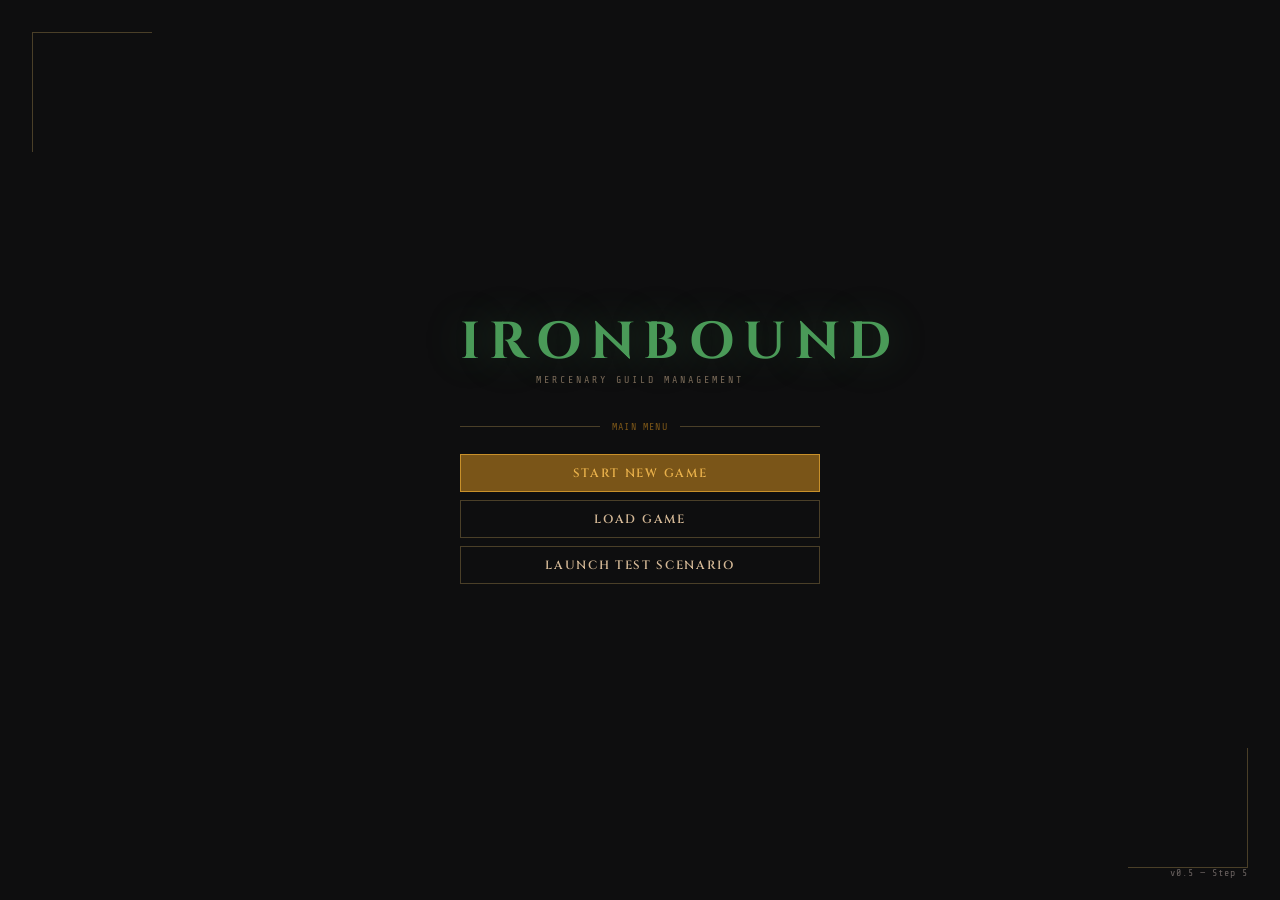
<file: ironbound/version_5.html>
<!DOCTYPE html>
<html lang="en">
<head>
<meta charset="UTF-8">
<meta name="viewport" content="width=device-width, initial-scale=1.0">
<title>Ironbound</title>
<style>
@import url('https://fonts.googleapis.com/css2?family=Cinzel:wght@400;600;700&family=Share+Tech+Mono&family=Crimson+Pro:ital,wght@0,300;0,400;1,300&display=swap');

:root {
  --bg:#0e0e0f; --bg-panel:#141416; --bg-raised:#1c1c1f; --bg-input:#111113;
  --border:#2e2e33; --border-accent:#4a3f28;
  --amber:#c8902a; --amber-dim:#7a5518; --amber-bright:#e8b04a;
  --parchment:#d4b896; --parchment-dim:#7a6a58;
  --text:#c8c0b0; --text-dim:#6a6260; --text-bright:#e8e0d0;
  --red:#8b3030; --red-bright:#c04040;
  --green:#2a5a30; --green-bright:#3a8040;
  --title-green:#4a9a58;
  --mono:'Share Tech Mono',monospace; --serif:'Cinzel',serif; --body:'Crimson Pro',Georgia,serif;
}

*,*::before,*::after{box-sizing:border-box;margin:0;padding:0;}
html,body{width:100%;height:100%;background:var(--bg);color:var(--text);font-family:var(--body);font-size:16px;line-height:1.5;overflow:hidden;}
.hidden{display:none!important;}

.rule{display:flex;align-items:center;gap:12px;color:var(--amber-dim);font-family:var(--mono);font-size:10px;letter-spacing:.12em;}
.rule::before,.rule::after{content:'';flex:1;height:1px;background:var(--border-accent);}

.btn{display:block;width:100%;padding:10px 20px;background:transparent;border:1px solid var(--border-accent);color:var(--parchment);font-family:var(--serif);font-size:12px;font-weight:600;letter-spacing:.14em;text-transform:uppercase;cursor:pointer;transition:background .15s,border-color .15s,color .15s;outline:none;}
.btn:hover{background:var(--amber-dim);border-color:var(--amber);color:var(--amber-bright);}
.btn:active{background:var(--amber);color:var(--bg);}
.btn:disabled{opacity:.35;cursor:not-allowed;background:transparent;border-color:var(--border);color:var(--text-dim);}
.btn-primary{background:var(--amber-dim);border-color:var(--amber);color:var(--amber-bright);}
.btn-primary:hover{background:var(--amber);color:var(--bg);}
.btn-danger{border-color:var(--red);color:var(--red-bright);}
.btn-danger:hover{background:var(--red);color:#fff;}
.btn-sm{width:auto;display:inline-block;padding:5px 14px;font-size:10px;}

label{display:block;font-family:var(--mono);font-size:11px;letter-spacing:.1em;color:var(--parchment-dim);text-transform:uppercase;margin-bottom:5px;}
input[type=text],input[type=number],select{width:100%;background:var(--bg-input);border:1px solid var(--border);color:var(--text-bright);font-family:var(--mono);font-size:13px;padding:7px 9px;outline:none;transition:border-color .15s;}
input[type=text]:focus,input[type=number]:focus,select:focus{border-color:var(--amber-dim);}
input[type=number]{-moz-appearance:textfield;}
input[type=number]::-webkit-outer-spin-button,input[type=number]::-webkit-inner-spin-button{-webkit-appearance:none;}
select{cursor:pointer;appearance:none;-webkit-appearance:none;background-image:url("data:image/svg+xml,%3Csvg xmlns='http://www.w3.org/2000/svg' width='10' height='6'%3E%3Cpath d='M0 0l5 6 5-6z' fill='%236a6260'/%3E%3C/svg%3E");background-repeat:no-repeat;background-position:right 10px center;}
.field-hint{font-family:var(--body);font-style:italic;font-size:13px;color:var(--text-dim);margin-top:3px;}
.field-error{font-family:var(--mono);font-size:11px;color:var(--red-bright);margin-top:3px;display:none;}
.field-error.visible{display:block;}
.field-group{margin-bottom:16px;}
::-webkit-scrollbar{width:5px;}
::-webkit-scrollbar-track{background:var(--bg);}
::-webkit-scrollbar-thumb{background:var(--border-accent);}

/* ── LAUNCH ── */
#screen-launch{width:100%;height:100%;display:flex;flex-direction:column;align-items:center;justify-content:center;position:relative;background:var(--bg);}
#screen-launch::before,#screen-launch::after{content:'';position:absolute;width:120px;height:120px;border-color:var(--border-accent);border-style:solid;pointer-events:none;}
#screen-launch::before{top:32px;left:32px;border-width:1px 0 0 1px;}
#screen-launch::after{bottom:32px;right:32px;border-width:0 1px 1px 0;}
.launch-inner{width:360px;display:flex;flex-direction:column;}
.launch-title{font-family:var(--serif);font-size:52px;font-weight:700;letter-spacing:.18em;color:var(--title-green);text-align:center;line-height:1;margin-bottom:4px;text-shadow:0 0 40px rgba(74,154,88,.3);}
.launch-subtitle{font-family:var(--mono);font-size:10px;letter-spacing:.3em;text-transform:uppercase;color:var(--parchment-dim);text-align:center;margin-bottom:32px;}
.launch-buttons{display:flex;flex-direction:column;gap:8px;}
.launch-error{margin-top:12px;padding:10px 14px;border:1px solid var(--red);background:rgba(139,48,48,.12);font-family:var(--mono);font-size:11px;color:var(--red-bright);display:none;}
.launch-error.visible{display:block;}
.launch-version{position:absolute;bottom:20px;right:32px;font-family:var(--mono);font-size:10px;color:var(--text-dim);letter-spacing:.1em;}

/* ── WORLD OPTIONS / TEST SCENARIO ── */
#screen-world-options,#screen-test-scenario{width:100%;height:100%;display:flex;align-items:center;justify-content:center;background:var(--bg);}
.options-panel,.scenario-panel{background:var(--bg-panel);border:1px solid var(--border-accent);padding:32px 38px;}
.options-panel{width:520px;max-height:92vh;overflow-y:auto;}
.scenario-panel{width:520px;}
.options-title,.scenario-title{font-family:var(--serif);font-size:17px;font-weight:600;letter-spacing:.2em;text-transform:uppercase;color:var(--amber);margin-bottom:5px;}
.options-desc,.scenario-desc{font-family:var(--body);font-style:italic;font-size:14px;color:var(--text-dim);margin-bottom:24px;}
.options-section-title{font-family:var(--mono);font-size:10px;letter-spacing:.15em;text-transform:uppercase;color:var(--amber-dim);margin:20px 0 14px;}
.options-actions{display:flex;gap:10px;margin-top:24px;}
.options-actions .btn{flex:1;}
.scenario-list{display:flex;flex-direction:column;gap:6px;margin-bottom:20px;}
.scenario-item{border:1px solid var(--border);background:var(--bg-raised);padding:11px 13px;cursor:pointer;transition:border-color .12s,background .12s;}
.scenario-item:hover{border-color:var(--amber-dim);background:#1e1e22;}
.scenario-item.selected{border-color:var(--amber);background:rgba(74,63,40,.2);}
.scenario-item-name{font-family:var(--serif);font-size:12px;font-weight:600;letter-spacing:.1em;color:var(--parchment);margin-bottom:2px;}
.scenario-item-desc{font-family:var(--body);font-style:italic;font-size:12px;color:var(--text-dim);}
.scenario-actions{display:flex;gap:10px;}
.scenario-actions .btn{flex:1;}

/* ── GAME SCREEN ── */
#screen-game{width:100%;height:100%;display:flex;flex-direction:column;background:var(--bg);position:relative;}

/* TOOLBAR */
#toolbar{height:44px;min-height:44px;flex-shrink:0;background:var(--bg-panel);border-bottom:1px solid var(--border);display:flex;align-items:center;padding:0 12px;gap:0;overflow:hidden;}
.toolbar-logo{font-family:var(--serif);font-size:14px;font-weight:700;letter-spacing:.16em;color:var(--amber);flex-shrink:0;margin-right:8px;}
.toolbar-sep{width:1px;height:20px;background:var(--border);flex-shrink:0;margin:0 8px;}
.toolbar-stats{display:flex;align-items:center;gap:0;flex-shrink:1;overflow:hidden;}
.toolbar-stat{display:flex;align-items:center;gap:4px;font-family:var(--mono);font-size:10px;padding:0 8px;flex-shrink:1;white-space:nowrap;}
.toolbar-stat-label{color:var(--text-dim);letter-spacing:.08em;text-transform:uppercase;}
.toolbar-stat-value{color:var(--text-bright);}
.toolbar-stat-value.gold{color:var(--amber);}
.toolbar-spacer{flex:1;min-width:4px;}
.toolbar-actions{display:flex;align-items:center;gap:6px;flex-shrink:0;}
.toolbar-btn{padding:4px 12px;background:transparent;border:1px solid var(--border-accent);color:var(--parchment);font-family:var(--serif);font-size:10px;font-weight:600;letter-spacing:.12em;text-transform:uppercase;cursor:pointer;transition:background .12s,border-color .12s,color .12s;outline:none;white-space:nowrap;}
.toolbar-btn:hover{background:var(--amber-dim);border-color:var(--amber);color:var(--amber-bright);}
.toolbar-btn.devmode-btn{border-color:var(--green);color:var(--green-bright);}
.toolbar-btn.devmode-btn.active{background:rgba(42,90,48,.3);border-color:var(--green-bright);}
.toolbar-btn.end-turn-btn{border-color:var(--amber);color:var(--amber-bright);font-weight:700;}
.toolbar-btn.end-turn-btn:hover{background:var(--amber);color:var(--bg);}
.toolbar-btn.exit-btn{border-color:var(--red);color:var(--red-bright);}
.toolbar-btn.exit-btn:hover{background:var(--red);color:#fff;}

#canvas-area{flex:1;position:relative;overflow:hidden;}
#map-canvas{display:block;width:100%;height:100%;cursor:grab;}
#map-canvas.panning{cursor:grabbing;}

/* Map popup */
.map-popup{position:absolute;pointer-events:none;background:var(--bg-panel);border:1px solid var(--border-accent);padding:11px 14px;min-width:170px;max-width:230px;font-family:var(--mono);font-size:11px;display:none;z-index:5;}
.map-popup.visible{display:block;}
.map-popup .popup-name{font-family:var(--serif);font-size:13px;font-weight:600;letter-spacing:.12em;color:var(--parchment);margin-bottom:5px;}
.map-popup .popup-tag{font-size:10px;letter-spacing:.1em;text-transform:uppercase;margin-bottom:2px;}
.map-popup .popup-tag.hq{color:var(--amber);}
.map-popup .popup-tag.discovered{color:var(--amber-bright);}
.map-popup .popup-tag.undiscovered{color:var(--text-dim);}
.map-popup .popup-tag.dev-info{color:var(--green-bright);}
.map-popup .popup-row{color:var(--text-dim);font-size:10px;margin-top:3px;}
.map-popup .popup-row span{color:var(--text-bright);}

#map-legend{position:absolute;bottom:12px;left:12px;background:rgba(14,14,15,.85);border:1px solid var(--border);padding:7px 11px;font-family:var(--mono);font-size:10px;color:var(--text-dim);letter-spacing:.06em;line-height:2;pointer-events:none;z-index:4;}
#map-legend span{display:inline-block;width:10px;height:10px;margin-right:5px;vertical-align:middle;}

#dev-panel{position:absolute;top:8px;right:8px;width:340px;max-height:calc(100% - 16px);background:rgba(14,14,15,.95);border:1px solid var(--green);overflow-y:auto;font-family:var(--mono);font-size:10px;color:var(--green-bright);padding:10px 12px;line-height:1.7;pointer-events:auto;z-index:10;}
#dev-panel h3{font-family:var(--serif);font-size:11px;color:var(--green-bright);letter-spacing:.15em;text-transform:uppercase;margin-bottom:7px;border-bottom:1px solid var(--green);padding-bottom:5px;}
#dev-panel pre{white-space:pre-wrap;word-break:break-all;font-size:9px;color:#5a8a5a;}

/* ── BOTTOM PANEL — group panel lives here ── */
#bottom-panel{height:180px;min-height:180px;background:var(--bg-panel);border-top:1px solid var(--border);display:flex;flex-direction:column;flex-shrink:0;overflow:hidden;}
.bottom-stub{display:flex;align-items:center;justify-content:center;height:100%;font-family:var(--mono);font-size:11px;color:var(--text-dim);letter-spacing:.08em;}

/* Group Panel (inside bottom panel) */
#group-panel{display:flex;flex-direction:column;height:100%;overflow:hidden;}
.gp-header{display:flex;align-items:center;gap:12px;padding:8px 16px;border-bottom:1px solid var(--border);flex-shrink:0;}
.gp-name{font-family:var(--serif);font-size:14px;font-weight:600;letter-spacing:.14em;color:var(--parchment);}
.gp-role{font-family:var(--mono);font-size:10px;letter-spacing:.1em;text-transform:uppercase;color:var(--amber-dim);margin-left:2px;}
.gp-status{font-family:var(--mono);font-size:10px;color:var(--text-dim);margin-left:auto;}
.gp-close{padding:2px 8px;background:transparent;border:1px solid var(--border);color:var(--text-dim);font-family:var(--mono);font-size:10px;cursor:pointer;outline:none;transition:border-color .1s,color .1s;}
.gp-close:hover{border-color:var(--parchment);color:var(--parchment);}

.gp-body{display:flex;flex:1;overflow:hidden;}
.gp-members{flex:0 0 260px;overflow-y:auto;padding:8px 12px;border-right:1px solid var(--border);display:flex;flex-wrap:wrap;gap:4px;align-content:flex-start;}
.gp-member-chip{font-family:var(--mono);font-size:9px;padding:2px 8px;border:1px solid var(--border);color:var(--text);background:var(--bg-raised);white-space:nowrap;}
.gp-member-chip.incap{border-color:var(--red);color:var(--red-bright);}

.gp-actions{flex:1;padding:8px 14px;overflow-y:auto;display:flex;flex-direction:column;gap:6px;}
.gp-section-label{font-family:var(--mono);font-size:9px;letter-spacing:.12em;text-transform:uppercase;color:var(--amber-dim);margin-top:4px;}
.gp-dest-row{display:flex;gap:6px;align-items:center;}
.gp-dest-select{flex:1;font-size:10px;padding:4px 8px;}
.gp-travel-btn{flex-shrink:0;}
.gp-schedule{display:flex;gap:3px;margin-top:2px;}
.sched-slot{width:22px;height:22px;border:1px solid var(--border);background:var(--bg-raised);font-family:var(--mono);font-size:8px;color:var(--text-dim);cursor:pointer;display:flex;align-items:center;justify-content:center;transition:background .1s,border-color .1s,color .1s;user-select:none;}
.sched-slot.rest{background:rgba(122,85,24,.25);border-color:var(--amber-dim);color:var(--amber);}
.sched-slot:hover{border-color:var(--parchment);}
.gp-transit-info{font-family:var(--mono);font-size:10px;color:var(--amber-dim);padding:3px 0;}
.gp-transit-info span{color:var(--amber);}

/* ── CITY OVERLAY ── */
#city-overlay{position:absolute;inset:0;z-index:20;display:flex;flex-direction:column;background:var(--bg);}
.city-header{display:flex;align-items:center;height:44px;min-height:44px;flex-shrink:0;background:var(--bg-panel);border-bottom:1px solid var(--border);padding:0 16px;}
.city-header-name{font-family:var(--serif);font-size:16px;font-weight:600;letter-spacing:.16em;color:var(--parchment);}
.city-header-hq{font-family:var(--mono);font-size:10px;letter-spacing:.1em;color:var(--amber);margin-left:10px;text-transform:uppercase;}
.city-header-spacer{flex:1;}
.city-close-btn{padding:4px 14px;background:transparent;border:1px solid var(--border);color:var(--text-dim);font-family:var(--mono);font-size:10px;letter-spacing:.1em;cursor:pointer;text-transform:uppercase;outline:none;transition:border-color .12s,color .12s;}
.city-close-btn:hover{border-color:var(--parchment);color:var(--parchment);}
.city-body{display:flex;flex:1;overflow:hidden;}
.city-tabs{width:160px;min-width:160px;flex-shrink:0;background:var(--bg-panel);border-right:1px solid var(--border);display:flex;flex-direction:column;padding:12px 0;gap:2px;overflow-y:auto;}
.city-tab{padding:9px 16px;cursor:pointer;font-family:var(--mono);font-size:11px;letter-spacing:.08em;text-transform:uppercase;color:var(--text-dim);border-left:2px solid transparent;transition:color .12s,border-color .12s,background .12s;}
.city-tab:hover{color:var(--parchment);background:rgba(255,255,255,.03);}
.city-tab.active{color:var(--amber-bright);border-left-color:var(--amber);}
.city-tab-section{padding:6px 16px 2px;font-family:var(--mono);font-size:9px;letter-spacing:.14em;text-transform:uppercase;color:var(--border-accent);margin-top:6px;}
.city-content{flex:1;overflow-y:auto;padding:24px 28px;}
.panel-title{font-family:var(--serif);font-size:16px;font-weight:600;letter-spacing:.18em;text-transform:uppercase;color:var(--amber);margin-bottom:4px;}
.panel-subtitle{font-family:var(--body);font-style:italic;font-size:14px;color:var(--text-dim);margin-bottom:20px;}

/* Tables */
.roster-table{width:100%;border-collapse:collapse;font-family:var(--mono);font-size:11px;}
.roster-table th{text-align:left;color:var(--amber-dim);letter-spacing:.1em;text-transform:uppercase;font-size:9px;padding:4px 8px 8px;border-bottom:1px solid var(--border-accent);}
.roster-table td{padding:8px 8px;border-bottom:1px solid var(--border);color:var(--text);vertical-align:top;}
.roster-table tr:hover td{background:rgba(255,255,255,.02);}
.recruit-name{color:var(--parchment);font-size:12px;}
.recruit-level{color:var(--amber);}
.recruit-state{font-size:10px;padding:1px 6px;border:1px solid;text-transform:uppercase;letter-spacing:.06em;}
.recruit-state.available{border-color:var(--green);color:var(--green-bright);}
.recruit-state.deployed{border-color:var(--amber-dim);color:var(--amber);}
.trait-badge{display:inline-block;font-size:9px;padding:1px 5px;border:1px solid var(--border-accent);color:var(--parchment-dim);margin-right:3px;margin-bottom:2px;text-transform:uppercase;letter-spacing:.06em;}

/* Tavern */
.hire-grid{display:flex;flex-direction:column;gap:6px;}
.hire-card{background:var(--bg-raised);border:1px solid var(--border);padding:10px 14px;display:flex;align-items:center;gap:14px;}
.hire-card:hover{border-color:var(--amber-dim);}
.hire-card-name{font-family:var(--serif);font-size:13px;color:var(--parchment);min-width:120px;}
.hire-card-stats{flex:1;font-family:var(--mono);font-size:10px;color:var(--text-dim);}
.hire-card-stats span{color:var(--text);}
.hire-card-cost{font-family:var(--mono);font-size:12px;color:var(--amber);min-width:70px;text-align:right;}
.hire-card-btn{flex-shrink:0;}

/* Group Manager panel */
.group-list{display:flex;flex-direction:column;gap:6px;margin-bottom:16px;}
.group-card{background:var(--bg-raised);border:1px solid var(--border);padding:10px 14px;}
.group-card:hover{border-color:var(--border-accent);}
.group-card.selected{border-color:var(--amber);}
.group-card-header{display:flex;align-items:center;gap:10px;margin-bottom:4px;}
.group-card-name{font-family:var(--serif);font-size:13px;color:var(--parchment);}
.group-card-role{font-family:var(--mono);font-size:9px;letter-spacing:.1em;text-transform:uppercase;color:var(--amber-dim);padding:1px 5px;border:1px solid var(--amber-dim);}
.group-card-loc{font-family:var(--mono);font-size:10px;color:var(--text-dim);margin-left:auto;}
.group-card-members{font-family:var(--mono);font-size:10px;color:var(--text-dim);}
.group-card-members span{color:var(--text);}
.group-create-form{background:var(--bg-raised);border:1px solid var(--border-accent);padding:14px 16px;margin-top:12px;}
.group-create-title{font-family:var(--serif);font-size:12px;font-weight:600;letter-spacing:.1em;color:var(--parchment);margin-bottom:10px;}
.create-row{display:flex;gap:8px;margin-bottom:8px;}
.create-row label{margin-bottom:0;align-self:center;min-width:60px;}
.create-row .btn{flex-shrink:0;width:auto;}
.member-select-grid{display:flex;flex-wrap:wrap;gap:4px;margin:8px 0;}
.member-toggle{font-family:var(--mono);font-size:10px;padding:3px 8px;border:1px solid var(--border);background:transparent;color:var(--text-dim);cursor:pointer;transition:border-color .1s,color .1s,background .1s;}
.member-toggle.selected{border-color:var(--amber);color:var(--amber-bright);background:rgba(122,85,24,.2);}
.member-toggle:hover{border-color:var(--parchment);color:var(--parchment);}
.member-toggle:disabled{opacity:.35;cursor:not-allowed;}

/* Stub / staff / ledger */
.stub-panel{text-align:center;padding:48px 24px;color:var(--text-dim);font-family:var(--mono);font-size:11px;letter-spacing:.08em;line-height:2.2;}
.stub-panel strong{display:block;font-family:var(--serif);font-size:14px;color:var(--parchment);margin-bottom:8px;letter-spacing:.12em;}
.task-row{display:flex;align-items:center;gap:14px;padding:10px 0;border-bottom:1px solid var(--border);}
.task-row:last-child{border-bottom:none;}
.task-name{font-family:var(--serif);font-size:12px;font-weight:600;color:var(--parchment);min-width:180px;}
.task-effect{font-family:var(--body);font-style:italic;font-size:13px;color:var(--text-dim);flex:1;}
.task-count{font-family:var(--mono);font-size:11px;color:var(--text-dim);}
.task-count span{color:var(--amber);}

/* Confirm dialog */
#confirm-overlay{position:fixed;inset:0;background:rgba(0,0,0,.7);z-index:100;display:flex;align-items:center;justify-content:center;}
.confirm-box{background:var(--bg-panel);border:1px solid var(--border-accent);padding:28px 32px;width:380px;text-align:center;}
.confirm-title{font-family:var(--serif);font-size:15px;font-weight:600;letter-spacing:.14em;color:var(--parchment);margin-bottom:10px;}
.confirm-msg{font-family:var(--body);font-size:14px;color:var(--text-dim);margin-bottom:22px;line-height:1.6;}
.confirm-actions{display:flex;gap:10px;}
.confirm-actions .btn{flex:1;}

/* Toast */
#toast-container{position:fixed;bottom:196px;left:50%;transform:translateX(-50%);display:flex;flex-direction:column;align-items:center;gap:8px;pointer-events:none;z-index:9999;}
.toast{padding:8px 16px;background:var(--bg-panel);border:1px solid var(--border-accent);font-family:var(--mono);font-size:11px;color:var(--parchment);letter-spacing:.08em;animation:toast-in .2s ease,toast-out .3s ease 2.5s forwards;pointer-events:none;}
.toast.error{border-color:var(--red);color:var(--red-bright);}
.toast.success{border-color:var(--green-bright);color:var(--green-bright);}
@keyframes toast-in{from{opacity:0;transform:translateY(6px)}to{opacity:1;transform:translateY(0)}}
@keyframes toast-out{from{opacity:1}to{opacity:0}}
</style>
</head>
<body>

<!-- ══ LAUNCH ══ -->
<div id="screen-launch">
  <div class="launch-inner">
    <div class="launch-title">IRONBOUND</div>
    <div class="launch-subtitle">Mercenary Guild Management</div>
    <div class="rule">MAIN MENU</div>
    <div style="margin-bottom:20px"></div>
    <div class="launch-buttons">
      <button class="btn btn-primary" id="btn-new-game">Start New Game</button>
      <button class="btn" id="btn-load-game">Load Game</button>
      <button class="btn" id="btn-test-scenario">Launch Test Scenario</button>
    </div>
    <div class="launch-error" id="launch-error"></div>
  </div>
  <input type="file" id="file-load-input" accept=".json" style="display:none">
  <div class="launch-version">v0.5 — Step 5</div>
</div>

<!-- ══ WORLD OPTIONS ══ -->
<div id="screen-world-options" class="hidden">
  <div class="options-panel">
    <div class="options-title">World Options</div>
    <div class="options-desc">Configure the parameters of the new world. All fields have defaults.</div>
    <div class="rule">ORGANIZATION</div>
    <div style="margin-top:14px"></div>
    <div class="field-group"><label for="opt-org-name">Organization Name</label><input type="text" id="opt-org-name" value="The Guild" maxlength="40"><div class="field-error" id="err-org-name">Name cannot be empty.</div></div>
    <div class="field-group"><label for="opt-gold">Starting Gold</label><input type="number" id="opt-gold" value="4200" min="0"></div>
    <div class="field-group"><label for="opt-chars">Starting Characters</label><input type="number" id="opt-chars" value="0" min="0" max="9"><div class="field-hint">Recruits placed in your roster at game start (0–9).</div><div class="field-error" id="err-chars">Must be between 0 and 9.</div></div>
    <div class="options-section-title">World</div>
    <div class="field-group"><label for="opt-map-size">Map Size</label><input type="number" id="opt-map-size" value="128" min="64" max="256"><div class="field-hint">Width and height in tile units (64–256).</div><div class="field-error" id="err-map-size">Must be between 64 and 256.</div></div>
    <div class="field-group"><label for="opt-target-pois">Target World POIs</label><input type="number" id="opt-target-pois" value="20" min="10" max="50"><div class="field-error" id="err-target-pois">Must be between 10 and 50.</div></div>
    <div class="field-group"><label for="opt-known-pois">Target Publicly Known POIs</label><input type="number" id="opt-known-pois" value="8" min="6"><div class="field-hint">POIs spawning as Discovered by default (6–Target world POIs).</div><div class="field-error" id="err-known-pois">Must be between 6 and Target world POIs.</div></div>
    <div class="options-actions"><button class="btn" id="btn-options-back">Cancel</button><button class="btn btn-primary" id="btn-options-confirm">Confirm &amp; Start</button></div>
  </div>
</div>

<!-- ══ TEST SCENARIO ══ -->
<div id="screen-test-scenario" class="hidden">
  <div class="scenario-panel">
    <div class="scenario-title">Test Scenarios</div>
    <div class="scenario-desc">Select a pre-defined scenario to test a specific system.</div>
    <div class="scenario-list" id="scenario-list"></div>
    <div class="scenario-actions"><button class="btn" id="btn-scenario-back">Back</button><button class="btn btn-primary" id="btn-scenario-launch" disabled>Launch Scenario</button></div>
  </div>
</div>

<!-- ══ GAME SCREEN ══ -->
<div id="screen-game" class="hidden">
  <div id="toolbar">
    <span class="toolbar-logo">IRONBOUND</span>
    <div class="toolbar-sep"></div>
    <div class="toolbar-stats">
      <div class="toolbar-stat"><span class="toolbar-stat-label">Turn</span>&nbsp;<span class="toolbar-stat-value" id="tb-turn">1</span></div>
      <div class="toolbar-stat"><span class="toolbar-stat-label">Day</span>&nbsp;<span class="toolbar-stat-value" id="tb-day">1</span></div>
      <div class="toolbar-stat"><span class="toolbar-stat-label">Gold</span>&nbsp;<span class="toolbar-stat-value gold" id="tb-gold">0</span></div>
      <div class="toolbar-stat"><span class="toolbar-stat-label">Roster</span>&nbsp;<span class="toolbar-stat-value" id="tb-roster">0</span></div>
      <div class="toolbar-stat"><span class="toolbar-stat-label">POIs</span>&nbsp;<span class="toolbar-stat-value" id="tb-pois">0</span></div>
    </div>
    <div class="toolbar-spacer"></div>
    <div class="toolbar-actions">
      <button class="toolbar-btn devmode-btn" id="btn-devmode">DEV</button>
      <button class="toolbar-btn" id="btn-save">Save</button>
      <button class="toolbar-btn end-turn-btn" id="btn-end-turn">End Turn</button>
      <button class="toolbar-btn exit-btn" id="btn-exit">Exit</button>
    </div>
  </div>

  <div id="canvas-area">
    <canvas id="map-canvas"></canvas>
    <div class="map-popup" id="map-popup">
      <div class="popup-name" id="popup-name">—</div>
      <div class="popup-tag"  id="popup-tag"></div>
      <div class="popup-row"  id="popup-row1"></div>
      <div class="popup-row"  id="popup-row2"></div>
      <div class="popup-row"  id="popup-dev" style="display:none"></div>
    </div>
    <div id="map-legend">
      <span style="background:#2d4a2a"></span>Forest &nbsp;
      <span style="background:#3a3a28"></span>Plains &nbsp;
      <span style="background:#3a3530"></span>Hills &nbsp;
      <span style="background:#1a2a3a"></span>Water
    </div>
    <div id="dev-panel" class="hidden">
      <h3>⬡ Dev Mode — Game State</h3>
      <pre id="dev-state-dump"></pre>
    </div>
  </div>

  <!-- BOTTOM PANEL — group panel or stub -->
  <div id="bottom-panel">
    <div class="bottom-stub" id="bottom-stub">Click a group token on the map to open Group Panel</div>
    <div id="group-panel" class="hidden">
      <div class="gp-header">
        <span class="gp-name" id="gp-name">—</span>
        <span class="gp-role" id="gp-role"></span>
        <span class="gp-status" id="gp-status"></span>
        <button class="gp-close" id="gp-close">✕</button>
      </div>
      <div class="gp-body">
        <div class="gp-members" id="gp-members"></div>
        <div class="gp-actions" id="gp-actions"></div>
      </div>
    </div>
  </div>

  <!-- CITY OVERLAY -->
  <div id="city-overlay" class="hidden">
    <div class="city-header">
      <span class="city-header-name" id="city-header-name">City</span>
      <span class="city-header-hq hidden" id="city-header-hq">⬡ HQ</span>
      <div class="city-header-spacer"></div>
      <button class="city-close-btn" id="btn-close-city">← Back to Map</button>
    </div>
    <div class="city-body">
      <div class="city-tabs" id="city-tabs"></div>
      <div class="city-content" id="city-content"></div>
    </div>
  </div>
</div>

<!-- ══ CONFIRM DIALOG ══ -->
<div id="confirm-overlay" class="hidden">
  <div class="confirm-box">
    <div class="confirm-title" id="confirm-title">Confirm</div>
    <div class="confirm-msg"   id="confirm-msg"></div>
    <div class="confirm-actions">
      <button class="btn" id="confirm-cancel">Cancel</button>
      <button class="btn btn-danger" id="confirm-ok">Confirm</button>
    </div>
  </div>
</div>

<div id="toast-container"></div>

<script>
'use strict';

/* ═══════════════════════════════════════
   CONSTANTS
═══════════════════════════════════════ */
const VERSION        = '0.5-step5';
const AUTOSAVE_KEY   = 'ironbound_autosave';
const AUTOSAVE_EVERY = 5;

/* ═══════════════════════════════════════
   TIME  (Section 2)
═══════════════════════════════════════ */
const TIME = {
  turnToDay:   t => Math.floor((t-1)/6)+1,
  turnToWeek:  t => Math.floor((TIME.turnToDay(t)-1)/7)+1,
  isFirstTurnOfDay:  t => ((t-1)%6)===0,
  isFirstTurnOfWeek: t => TIME.isFirstTurnOfDay(t) && ((TIME.turnToDay(t)-1)%7===0),
  isUpkeepTurn: t => { const d=TIME.turnToDay(t); return ((d-1)%30)===29 && TIME.isFirstTurnOfDay(t); },
  dayTurnIndex: t => (t-1)%6, // 0–5 within the current day
};

/* ═══════════════════════════════════════
   SEEDED PRNG
═══════════════════════════════════════ */
function makePRNG(seed){
  let s=seed>>>0;
  return{
    next(){ s+=0x6D2B79F5; let t=Math.imul(s^(s>>>15),1|s); t^=t+Math.imul(t^(t>>>7),61|t); return((t^(t>>>14))>>>0)/4294967296; },
    int(lo,hi){ return Math.floor(this.next()*(hi-lo+1))+lo; },
    pick(a){ return a[this.int(0,a.length-1)]; },
  };
}

/* ═══════════════════════════════════════
   NOISE
═══════════════════════════════════════ */
function makeNoise(seed){
  const r=makePRNG(seed),SZ=256,t=new Float32Array(SZ*SZ);
  for(let i=0;i<t.length;i++) t[i]=r.next();
  function s(x,y){
    const xi=Math.floor(x)&(SZ-1),yi=Math.floor(y)&(SZ-1),xf=x-Math.floor(x),yf=y-Math.floor(y);
    const u=xf*xf*(3-2*xf),v=yf*yf*(3-2*yf);
    const a=t[yi*SZ+xi],b=t[yi*SZ+((xi+1)&(SZ-1))],c=t[((yi+1)&(SZ-1))*SZ+xi],d=t[((yi+1)&(SZ-1))*SZ+((xi+1)&(SZ-1))];
    return a+(b-a)*u+(c-a)*v+(a-b-c+d)*u*v;
  }
  return(x,y)=>s(x*.015,y*.015)*.65+s(x*.045,y*.045)*.35;
}

/* ═══════════════════════════════════════
   NAME GENERATORS
═══════════════════════════════════════ */
const CITY_PFX=['Iron','Stone','Red','Ash','Gold','Silver','Dark','Crow','Wolf','Bear','Storm','Frost'];
const CITY_SFX=['hold','ford','gate','bridge','haven','wall','keep','march','vale','wick','crest','moor'];
const POI_ADJ=['Ancient','Forgotten','Cursed','Crumbling','Hidden','Haunted','Overgrown','Sunken'];
const POI_NOUN=['Halls','Outpost','Den','Remains','Hollow','Depths','Sanctuary','Warrens'];
const R_FIRST=['Aldric','Maren','Torvin','Sela','Brynn','Calder','Isra','Daven','Lyss','Ranek','Wren','Corvin','Tessa','Harken','Sove','Orin','Pell','Aida','Zuren','Feth'];
const R_LAST=['Ashworth','Coldmere','Dunwall','Irenfeld','Blackthorn','Greaves','Hollow','Strant','Vorne','Embers','Crane','Dunmore','Ferris','Gale','Holst','Irith','Kael','Lorne','Mast','Nadren'];
function cityName(rng){ return rng.pick(CITY_PFX)+rng.pick(CITY_SFX); }
function poiName(rng){  return rng.pick(POI_ADJ)+' '+rng.pick(POI_NOUN); }
function recruitName(rng){ return rng.pick(R_FIRST)+' '+rng.pick(R_LAST); }

/* ═══════════════════════════════════════
   TRAITS  (Section 5.5)
═══════════════════════════════════════ */
const TRAIT_DEFS={
  Loyal:{exclusive:'Disloyal'},Disloyal:{exclusive:'Loyal'},Provident:{exclusive:null},
  Strong:{exclusive:'Weak'},Weak:{exclusive:'Strong'},Dexterous:{exclusive:'Clumsy'},Clumsy:{exclusive:'Dexterous'},
  Intelligent:{exclusive:null},Watchful:{exclusive:'Dumb'},Dumb:{exclusive:'Watchful'},
  Fast:{exclusive:'Slow'},Slow:{exclusive:'Fast'},Resilient:{exclusive:'Fragile'},Fragile:{exclusive:'Resilient'},Greedy:{exclusive:null},
};
const TRAIT_NAMES=Object.keys(TRAIT_DEFS);

function applyTraits(chars,traits){
  const c={...chars};
  if(traits.includes('Intelligent')) c.level=Math.min(10,c.level+1);
  if(traits.includes('Strong'))      c.health+=2;
  if(traits.includes('Weak'))        c.health-=2;
  if(traits.includes('Resilient'))   c.health+=10;
  if(traits.includes('Fragile'))     c.health-=20;
  if(traits.includes('Slow'))        c.health+=5;
  // Percentage block
  if(traits.includes('Fast'))        c.health=Math.round(c.health*.90);
  if(traits.includes('Strong'))      c.strength=Math.round(c.strength*1.10);
  if(traits.includes('Weak'))        c.strength=Math.round(c.strength*.85);
  if(traits.includes('Dexterous'))   c.dexterity=Math.round(c.dexterity*1.10);
  if(traits.includes('Clumsy'))      c.dexterity=Math.round(c.dexterity*.85);
  if(traits.includes('Watchful'))    c.perception=Math.round(c.perception*1.15);
  if(traits.includes('Dumb'))        c.perception=Math.round(c.perception*.70);
  if(traits.includes('Intelligent')) c.perception=Math.round(c.perception*1.05);
  if(traits.includes('Fast'))        c.movementSpeed=Math.round(c.movementSpeed*1.20);
  if(traits.includes('Slow'))        c.movementSpeed=Math.round(c.movementSpeed*.90);
  if(traits.includes('Loyal'))       c.loyalty=30;
  return c;
}

function rollTraits(rng){
  const roll=rng.next();
  if(roll<.40) return[];
  const pool=[...TRAIT_NAMES];
  const t1=rng.pick(pool);
  if(roll<.85) return[t1];
  const excl=TRAIT_DEFS[t1].exclusive;
  const pool2=pool.filter(t=>t!==t1&&t!==excl);
  if(!pool2.length) return[t1];
  const t2=rng.pick(pool2);
  if(TRAIT_DEFS[t2].exclusive===t1) return[t1];
  return[t1,t2];
}

/* ═══════════════════════════════════════
   RECRUIT FACTORY
═══════════════════════════════════════ */
function makeId(){ return Math.random().toString(36).slice(2,10); }

function generateRecruit(rng,level){
  const lvl=level??rng.int(4,7);
  const base={health:rng.int(90,130),regeneration:rng.int(3,8),movementSpeed:rng.int(8,12),
    baseCarryCapacity:rng.int(5,10),strength:rng.int(6,14),dexterity:rng.int(6,14),
    perception:rng.int(5,12),loyalty:rng.int(10,20),level:lvl};
  const traits=rollTraits(rng);
  const chars=applyTraits(base,traits);
  const{level:finalLevel,...rest}=chars;
  let baseRate=rng.int(8,14);
  if(traits.includes('Greedy')) baseRate=Math.ceil(baseRate*1.10);
  return{
    id:makeId(),name:recruitName(rng),portrait:'default',race:'human',
    level:finalLevel,upkeepBaseRate:baseRate,traits,
    characteristics:{health:rest.health,regeneration:rest.regeneration,movementSpeed:rest.movementSpeed,
      baseCarryCapacity:rest.baseCarryCapacity,strength:rest.strength,dexterity:rest.dexterity,
      perception:rest.perception,loyalty:Math.max(1,Math.min(30,rest.loyalty))},
    equipment:{garment:null,head:null,backpack:null,trinket:null,trinket2:null},
    inventory:[],statusEffects:[],wounds:[],hunger:{stage:'Hunger',charges:0},incapacitated:null,state:'Available',
  };
}

/* ═══════════════════════════════════════
   TAVERN HIRE POOL
═══════════════════════════════════════ */
function generateHirePool(seed,count=6){
  const rng=makePRNG(seed),pool=[];
  for(let i=0;i<count;i++){
    const r=generateRecruit(rng);
    r._hiringCost=r.upkeepBaseRate*r.level*3;
    pool.push(r);
  }
  return pool;
}
function refreshHirePool(gs){
  const week=TIME.turnToWeek(gs.turn);
  gs._hirePoolSeed=(gs.world._seed^(week*0x9E3779B9))>>>0;
  gs._hirePool=generateHirePool(gs._hirePoolSeed);
}

/* ═══════════════════════════════════════
   GROUP FACTORY  (Section 7 / Schema 11.2)
═══════════════════════════════════════ */
function makeGroup(opts={}){
  return{
    id:makeId(),
    name:opts.name??'New Group',
    role:opts.role??'Scout',
    memberIds:opts.memberIds??[],
    locationPoiId:null,
    locationZoneId:null,
    currentCityId:opts.cityId??null,
    inTransitTo:null,
    _transitProgress:0,   // fractional tile progress toward target
    schedule:[false,false,false,false,false,true], // turn-6 rest by default
    taskList:[],
    config:{zoneTravelAllowed:true,giveUpTurnCount:7,overrideMaintenanceLifecycle:false},
  };
}

/* ═══════════════════════════════════════
   TRAVEL HELPERS  (Section 3.1)
   turns = distance / group_speed
   group_speed = movementSpeed of slowest member
═══════════════════════════════════════ */
function groupSpeed(group,org){
  if(!group.memberIds.length) return 10;
  let min=Infinity;
  for(const id of group.memberIds){
    const r=org.recruits.find(r=>r.id===id);
    if(r) min=Math.min(min,r.characteristics.movementSpeed);
  }
  return min===Infinity?10:min;
}

function locationCoords(targetType,targetId,world){
  if(targetType==='city'){
    const c=world.cities.find(c=>c.id===targetId);
    return c?{x:c.x+.5,y:c.y+.5}:null;
  }
  const p=world.pois.find(p=>p.id===targetId);
  return p?{x:p.x+.5,y:p.y+.5}:null;
}

function groupCoords(group,world){
  if(group.currentCityId){
    const c=world.cities.find(c=>c.id===group.currentCityId);
    if(c) return{x:c.x+.5,y:c.y+.5};
  }
  if(group.locationPoiId){
    const p=world.pois.find(p=>p.id===group.locationPoiId);
    if(p) return{x:p.x+.5,y:p.y+.5};
  }
  // Interpolated position while in transit
  if(group.inTransitTo&&group._transitFrom&&group._transitTo){
    const f=group._transitProgress??0;
    return{
      x:group._transitFrom.x+(group._transitTo.x-group._transitFrom.x)*f,
      y:group._transitFrom.y+(group._transitTo.y-group._transitFrom.y)*f,
    };
  }
  return null;
}

function turnsToTravel(group,targetType,targetId,world,org){
  const from=groupCoords(group,world);
  const to=locationCoords(targetType,targetId,world);
  if(!from||!to) return null;
  const dist=Math.hypot(to.x-from.x,to.y-from.y);
  const spd=groupSpeed(group,org);
  if(spd<=0) return null;
  return Math.ceil(dist/spd);
}

/* Assign travel to a group */
function assignTravel(group,targetType,targetId,world,org){
  const from=groupCoords(group,world);
  const to=locationCoords(targetType,targetId,world);
  if(!from||!to) return;
  group.inTransitTo={type:targetType,targetId};
  group._transitFrom={...from};
  group._transitTo={...to};
  group._transitTotalDist=Math.hypot(to.x-from.x,to.y-from.y);
  group._transitProgress=0;
  group.currentCityId=null;
  group.locationPoiId=null;
  group.locationZoneId=null;
  group.state='travelling';
}

/* Advance group travel by one active turn (skip rest turns) */
function advanceGroupTravel(group,world,org){
  if(!group.inTransitTo) return;
  const spd=groupSpeed(group,org);
  const total=group._transitTotalDist??1;
  group._transitProgress=Math.min(1,(group._transitProgress??0)+spd/total);

  if(group._transitProgress>=1){
    // Arrived
    const{type,targetId}=group.inTransitTo;
    if(type==='city') group.currentCityId=targetId;
    else              group.locationPoiId=targetId;
    group.inTransitTo=null;
    group._transitFrom=null;
    group._transitTo=null;
    group._transitProgress=0;
    group.state=undefined;
    // Update member states
    if(org){
      for(const id of group.memberIds){
        const r=org.recruits.find(r=>r.id===id);
        if(r) r.state='Available';
      }
    }
    return true; // arrived
  }
  return false;
}

/* ═══════════════════════════════════════
   GAME STATE FACTORIES
═══════════════════════════════════════ */
function makeOrganization(opts={}){
  return{id:makeId(),name:opts.name??'The Guild',gold:opts.gold??4200,hqCityId:opts.hqCityId??'',
    criminalRecord:[],recruits:[],groups:[],
    inventory:{food:[],equipment:[],weapons:[],misc:[],forSale:[]}};
}
function makeGameState(opts={}){
  const org=makeOrganization({name:opts.orgName??'The Guild',gold:opts.gold??4200});
  return{turn:1,
    world:{tiles:[],cities:[],pois:[],_mapSize:opts.mapSize??128,_targetPois:opts.targetPois??20,
      _targetKnownPois:opts.targetKnownPois??8,_seed:opts.seed??(Math.random()*0xFFFFFFFF|0),_poiSeed:0},
    organizations:[org],playerOrgId:org.id,
    _hirePool:[],_hirePoolSeed:0,_version:VERSION,_devMode:false,_autosaveTurn:0,_ledger:[]};
}

/* ═══════════════════════════════════════
   WORLD GENERATION  (Section 10)
═══════════════════════════════════════ */
const TERRAIN_AFFINITY={
  forest:{dungeon:1,camp:3,ruins:2,'forest zone':5,'cave system':1,'abandoned fort':1,mine:1,shrine:2},
  plains:{dungeon:1,camp:4,ruins:3,'forest zone':1,'cave system':0,'abandoned fort':3,mine:1,shrine:2},
  hills: {dungeon:2,camp:2,ruins:2,'forest zone':1,'cave system':4,'abandoned fort':2,mine:4,shrine:2},
  water: {dungeon:0,camp:0,ruins:0,'forest zone':0,'cave system':0,'abandoned fort':0,mine:0,shrine:0},
};
function weightedPickType(terrain,rng){
  const w=TERRAIN_AFFINITY[terrain]||TERRAIN_AFFINITY.plains;
  const types=Object.keys(w).filter(t=>w[t]>0);
  const total=types.reduce((s,t)=>s+w[t],0);
  let r=rng.next()*total;
  for(const t of types){r-=w[t];if(r<=0)return t;}
  return types[types.length-1];
}
function rollPOISize(rng){const r=rng.next();return r<.55?'small':r<.90?'medium':'large';}
function rollTimer(size,rng){if(size==='small')return rng.int(12,60);if(size==='medium')return rng.int(60,360);return rng.int(180,1080);}
function rollZoneCount(size,rng){if(size==='small')return rng.int(3,6);if(size==='medium')return rng.int(6,12);return rng.int(12,20);}

function spawnPOI(world,rng,discovered){
  const SIZE=world._mapSize;
  const citySet=new Set(world.cities.map(c=>`${c.x},${c.y}`));
  const poiSet=new Set(world.pois.map(p=>`${p.x},${p.y}`));
  const minDist=SIZE*.06;
  let x,y,terrain,attempts=0;
  do{
    x=rng.int(2,SIZE-3);y=rng.int(2,SIZE-3);
    terrain=world.tiles[y*SIZE+x]?.terrainType??'water';
    const nearCity=world.cities.some(c=>Math.hypot(c.x-x,c.y-y)<minDist);
    attempts++;
    if(terrain!=='water'&&!citySet.has(`${x},${y}`)&&!poiSet.has(`${x},${y}`)&&!nearCity)break;
  }while(attempts<500);
  if(terrain==='water')return null;
  const size=rollPOISize(rng);
  return{id:makeId(),name:poiName(rng),type:weightedPickType(terrain,rng),size,x,y,
    despawnTimer:rollTimer(size,rng),_zoneCount:rollZoneCount(size,rng),zones:[],discovered,visible:true};
}
function populatePOIs(gs){
  const w=gs.world,needed=w._targetPois-w.pois.length;if(needed<=0)return;
  w._poiSeed=((w._poiSeed^gs.turn)>>>0);
  const rng=makePRNG(w._poiSeed+needed);
  const currentKnown=w.pois.filter(p=>p.discovered).length;
  for(let i=0;i<needed;i++){
    const wantDisc=currentKnown+w.pois.slice(w._targetPois-needed).filter(p=>p.discovered).length<w._targetKnownPois;
    const p=spawnPOI(w,rng,wantDisc);if(p)w.pois.push(p);
  }
}
function generateWorld(gs){
  const w=gs.world,SIZE=w._mapSize,seed=w._seed;
  const rng=makePRNG(seed),noise=makeNoise(seed^0xDEADBEEF);
  w.tiles=[];
  for(let y=0;y<SIZE;y++)for(let x=0;x<SIZE;x++){
    const ex=Math.min(x,SIZE-1-x)/(SIZE*.15),ey=Math.min(y,SIZE-1-y)/(SIZE*.15);
    const n=noise(x,y)*Math.min(1,Math.min(ex,ey));
    w.tiles.push({x,y,terrainType:n<.25?'water':n<.42?'hills':n<.62?'plains':'forest'});
  }
  function tAt(x,y){if(x<0||y<0||x>=SIZE||y>=SIZE)return'water';return w.tiles[y*SIZE+x].terrainType;}
  const minD=SIZE*.28,placed=[];
  for(let band=0;band<3;band++){
    const xMin=Math.floor(SIZE*.12),xMax=Math.floor(SIZE*.88);
    const yMin=Math.floor(SIZE*(.1+band*.27)),yMax=Math.floor(SIZE*(.35+band*.27));
    let at=0,cx,cy;
    do{cx=rng.int(xMin,xMax);cy=rng.int(yMin,yMax);at++;}
    while((tAt(cx,cy)==='water'||placed.some(p=>Math.hypot(p.x-cx,p.y-cy)<minD))&&at<400);
    if(tAt(cx,cy)==='water')for(let r=1;r<20;r++){for(const[dx,dy]of[[r,0],[-r,0],[0,r],[0,-r]]){if(tAt(cx+dx,cy+dy)!=='water'){cx+=dx;cy+=dy;break;}}if(tAt(cx,cy)!=='water')break;}
    placed.push({id:makeId(),name:cityName(rng),x:cx,y:cy});
  }
  w.cities=placed;
  gs.organizations[0].hqCityId=rng.pick(w.cities).id;
  w._poiSeed=seed^0xC0FFEE;
  populatePOIs(gs);
  const opts_chars=gs._startingChars??0;
  if(opts_chars>0){
    const rrng=makePRNG(seed^0xBEEF);
    for(let i=0;i<opts_chars;i++) gs.organizations[0].recruits.push(generateRecruit(rrng));
  }
  refreshHirePool(gs);
  return gs;
}

/* ═══════════════════════════════════════
   GLOBAL STATE
═══════════════════════════════════════ */
let GS=null;
function playerOrg(){ return GS.organizations.find(o=>o.id===GS.playerOrgId); }

/* ═══════════════════════════════════════
   TURN ORDER  (Section 13.7 — Step 1 active, Step 3 travel)
═══════════════════════════════════════ */
function worldConsistencyCheck(gs){
  const w=gs.world,before=w.pois.length;
  w.pois=w.pois.filter(p=>{p.despawnTimer--;return p.despawnTimer>0;});
  if(w.pois.length<w._targetPois)populatePOIs(gs);
  return before-w.pois.length;
}

function processGroupTravel(gs){
  const org=playerOrg();
  if(!org)return;
  const arrivals=[];
  for(const group of org.groups){
    if(!group.inTransitTo)continue;
    const slotIdx=TIME.dayTurnIndex(gs.turn);
    const isRestTurn=group.schedule[slotIdx]??false;
    if(isRestTurn)continue; // skip travel on rest turns
    const arrived=advanceGroupTravel(group,gs.world,org);
    if(arrived){
      const dest=group.currentCityId
        ? gs.world.cities.find(c=>c.id===group.currentCityId)?.name
        : gs.world.pois.find(p=>p.id===group.locationPoiId)?.name;
      arrivals.push(`${group.name} arrived at ${dest??'destination'}`);
    }
  }
  return arrivals;
}

function advanceTurn(){
  if(!GS)return;

  // POI popup stale data fix — close before processing turn
  hidePopup();

  GS.turn++;

  // Step 1 — world consistency
  const expired=worldConsistencyCheck(GS);

  // Step 3 — group travel
  const arrivals=processGroupTravel(GS);

  // Step 3 — weekly rotation
  if(TIME.isFirstTurnOfWeek(GS.turn)){
    refreshHirePool(GS);
    showToast('Weekly rotation — new recruits available');
  }

  if((GS.turn-GS._autosaveTurn)>=AUTOSAVE_EVERY){autosave();GS._autosaveTurn=GS.turn;}

  updateToolbar();
  MapRenderer.rebuildPOIs(GS.world,GS._devMode);
  MapRenderer.rebuildGroups(GS.world,playerOrg());
  if(GS._devMode)refreshDevPanel();

  // Refresh open city panel
  if(!document.getElementById('city-overlay').classList.contains('hidden')&&_openCityId){
    renderCityPanel(_openCityId,_openCityTabId??'roster');
  }

  // Refresh open group panel
  if(_openGroupId)renderGroupPanel(_openGroupId);

  const expMsg=expired>0?`${expired} POI${expired>1?'s':''} expired`:'';
  const arrMsg=arrivals.join(', ');
  const parts=[`Turn ${GS.turn}`,...(expMsg?[expMsg]:[]),...(arrMsg?[arrMsg]:[])];
  showToast(parts.join(' — '));
}

/* ═══════════════════════════════════════
   SAVE / LOAD
═══════════════════════════════════════ */
function saveGame(){
  if(!GS)return;
  const b=new Blob([JSON.stringify(GS,null,2)],{type:'application/json'});
  const u=URL.createObjectURL(b);
  const a=document.createElement('a');a.href=u;a.download=`ironbound_save_turn${GS.turn}.json`;a.click();
  URL.revokeObjectURL(u);showToast('Game saved.','success');
}
function autosave(){if(!GS)return;try{localStorage.setItem(AUTOSAVE_KEY,JSON.stringify(GS));}catch(e){}}
function loadFromJson(json){let p;try{p=JSON.parse(json);}catch(e){return null;}if(!p||typeof p.turn!=='number'||!p.world||!Array.isArray(p.organizations))return null;return p;}
function loadGameFromFile(file){
  const r=new FileReader();
  r.onload=e=>{const s=loadFromJson(e.target.result);if(!s){showLaunchError('Invalid or corrupted save file.');return;}GS=s;enterGame();showToast('Save loaded — Turn '+GS.turn,'success');};
  r.onerror=()=>showLaunchError('Could not read the file.');
  r.readAsText(file);
}

/* ═══════════════════════════════════════
   EXIT / CONFIRM
═══════════════════════════════════════ */
function exitToMenu(){
  showConfirm('Exit to Menu','Unsaved progress will be lost. Return to the main menu?',()=>{
    autosave();GS=null;closeGroupPanel();closeCityPanel();showScreen('launch');showToast('Returned to main menu');
  });
}
let _confirmCb=null;
function showConfirm(title,msg,onOk){
  _confirmCb=onOk;
  document.getElementById('confirm-title').textContent=title;
  document.getElementById('confirm-msg').textContent=msg;
  document.getElementById('confirm-overlay').classList.remove('hidden');
}
document.getElementById('confirm-cancel').addEventListener('click',()=>{
  document.getElementById('confirm-overlay').classList.add('hidden');_confirmCb=null;
});
document.getElementById('confirm-ok').addEventListener('click',()=>{
  document.getElementById('confirm-overlay').classList.add('hidden');
  if(_confirmCb){_confirmCb();_confirmCb=null;}
});

/* ═══════════════════════════════════════
   GROUP PANEL  (bottom panel)
═══════════════════════════════════════ */
let _openGroupId=null;

function openGroupPanel(groupId){
  _openGroupId=groupId;
  document.getElementById('bottom-stub').classList.add('hidden');
  document.getElementById('group-panel').classList.remove('hidden');
  renderGroupPanel(groupId);
}
function closeGroupPanel(){
  _openGroupId=null;
  document.getElementById('group-panel').classList.add('hidden');
  document.getElementById('bottom-stub').classList.remove('hidden');
}
document.getElementById('gp-close').addEventListener('click',closeGroupPanel);

function renderGroupPanel(groupId){
  const org=playerOrg();
  const group=org?.groups.find(g=>g.id===groupId);
  if(!group){closeGroupPanel();return;}

  document.getElementById('gp-name').textContent=group.name;
  document.getElementById('gp-role').textContent=group.role;

  // Status line
  let status='';
  if(group.inTransitTo){
    const dest=group.inTransitTo.type==='city'
      ? GS.world.cities.find(c=>c.id===group.inTransitTo.targetId)?.name
      : GS.world.pois.find(p=>p.id===group.inTransitTo.targetId)?.name;
    const pct=Math.round((group._transitProgress??0)*100);
    status=`→ ${dest??'?'} (${pct}%)`;
  } else if(group.currentCityId){
    status='At: '+GS.world.cities.find(c=>c.id===group.currentCityId)?.name;
  } else if(group.locationPoiId){
    status='At: '+GS.world.pois.find(p=>p.id===group.locationPoiId)?.name;
  }
  document.getElementById('gp-status').textContent=status;

  // Member chips
  const membersEl=document.getElementById('gp-members');
  membersEl.innerHTML='';
  if(!group.memberIds.length){
    membersEl.innerHTML='<span style="font-family:var(--mono);font-size:10px;color:var(--text-dim)">No members</span>';
  } else {
    for(const id of group.memberIds){
      const r=org.recruits.find(r=>r.id===id);
      if(!r)continue;
      const chip=document.createElement('div');
      chip.className='gp-member-chip'+(r.state==='Incapacitated'?' incap':'');
      chip.textContent=r.name.split(' ')[0];
      chip.title=`${r.name} — SPD ${r.characteristics.movementSpeed}`;
      membersEl.appendChild(chip);
    }
  }

  // Actions pane
  const actEl=document.getElementById('gp-actions');
  actEl.innerHTML='';

  // Travel section
  const tLabel=document.createElement('div');
  tLabel.className='gp-section-label';tLabel.textContent='Travel';
  actEl.appendChild(tLabel);

  if(group.inTransitTo){
    const info=document.createElement('div');
    info.className='gp-transit-info';
    const turns=turnsToTravel(group,group.inTransitTo.type,group.inTransitTo.targetId,GS.world,org);
    const dest=group.inTransitTo.type==='city'
      ? GS.world.cities.find(c=>c.id===group.inTransitTo.targetId)?.name
      : GS.world.pois.find(p=>p.id===group.inTransitTo.targetId)?.name;
    info.innerHTML=`In transit to <span>${dest??'unknown'}</span> — ~<span>${turns??'?'}</span> turns remaining`;
    actEl.appendChild(info);

    const cancelBtn=document.createElement('button');
    cancelBtn.className='btn btn-sm btn-danger';cancelBtn.textContent='Cancel Travel';
    cancelBtn.addEventListener('click',()=>{
      group.inTransitTo=null;group._transitFrom=null;group._transitTo=null;group._transitProgress=0;group.state=undefined;
      // Return to last known city if available, else stay at interpolated position (no city/POI)
      renderGroupPanel(groupId);
      MapRenderer.rebuildGroups(GS.world,org);
    });
    actEl.appendChild(cancelBtn);
  } else {
    // Destination selector
    const row=document.createElement('div');
    row.className='gp-dest-row';

    const sel=document.createElement('select');
    sel.className='gp-dest-select';

    const blank=document.createElement('option');
    blank.value='';blank.textContent='Select destination…';
    sel.appendChild(blank);

    // Cities
    const cityGroup=document.createElement('optgroup');
    cityGroup.label='Cities';
    for(const c of GS.world.cities){
      const opt=document.createElement('option');
      opt.value=`city:${c.id}`;opt.textContent=c.name;
      cityGroup.appendChild(opt);
    }
    sel.appendChild(cityGroup);

    // Discovered POIs only (Section 3.1)
    const discoveredPOIs=GS.world.pois.filter(p=>p.discovered);
    if(discoveredPOIs.length){
      const poiGroup=document.createElement('optgroup');
      poiGroup.label='Discovered POIs';
      for(const p of discoveredPOIs){
        const opt=document.createElement('option');
        opt.value=`poi:${p.id}`;opt.textContent=`${p.name} (${p.type})`;
        poiGroup.appendChild(opt);
      }
      sel.appendChild(poiGroup);
    }

    const goBtn=document.createElement('button');
    goBtn.className='btn btn-sm btn-primary gp-travel-btn';goBtn.textContent='Send';
    goBtn.disabled=true;

    sel.addEventListener('change',()=>{ goBtn.disabled=!sel.value; });

    goBtn.addEventListener('click',()=>{
      const[type,id]=sel.value.split(':');
      if(!type||!id)return;
      const turns=turnsToTravel(group,type,id,GS.world,org);
      if(turns===null){showToast('Cannot calculate travel time.','error');return;}
      assignTravel(group,type,id,GS.world,org);
      // Mark members as Deployed
      for(const mid of group.memberIds){
        const r=org.recruits.find(r=>r.id===mid);
        if(r)r.state='Deployed';
      }
      MapRenderer.rebuildGroups(GS.world,org);
      renderGroupPanel(groupId);
      showToast(`${group.name} dispatched — ~${turns} turn${turns!==1?'s':''}`);
    });

    row.appendChild(sel);row.appendChild(goBtn);
    actEl.appendChild(row);
  }

  // Schedule section
  const sLabel=document.createElement('div');
  sLabel.className='gp-section-label';sLabel.style.marginTop='8px';sLabel.textContent='Daily Schedule';
  actEl.appendChild(sLabel);

  const schedRow=document.createElement('div');
  schedRow.className='gp-schedule';
  for(let i=0;i<6;i++){
    const slot=document.createElement('div');
    slot.className='sched-slot'+(group.schedule[i]?' rest':'');
    slot.textContent=group.schedule[i]?'Z':(i+1).toString();
    slot.title=`Turn ${i+1} of day — click to toggle rest`;
    slot.addEventListener('click',()=>{
      group.schedule[i]=!group.schedule[i];
      slot.classList.toggle('rest',group.schedule[i]);
      slot.textContent=group.schedule[i]?'Z':(i+1).toString();
    });
    schedRow.appendChild(slot);
  }
  actEl.appendChild(schedRow);
}

/* ═══════════════════════════════════════
   GROUP MANAGER PANEL  (inside city overlay)
═══════════════════════════════════════ */
function renderGroupManagerPanel(org,cityId){
  const isHQ=org.hqCityId===cityId;
  const city=GS.world.cities.find(c=>c.id===cityId);
  let html=`<div class="panel-title">Group Manager</div>
  <div class="panel-subtitle">Create and manage field groups. Groups created here start at ${city?.name??'this city'}.</div>`;

  if(!org.groups.length){
    html+='<div class="stub-panel" style="padding:24px"><strong>No groups yet</strong>Create a group below to deploy recruits.</div>';
  } else {
    html+='<div class="group-list">';
    for(const g of org.groups){
      const memberNames=g.memberIds.map(id=>org.recruits.find(r=>r.id===id)?.name.split(' ')[0]??'?').join(', ')||'—';
      let locText='';
      if(g.inTransitTo){
        const dest=g.inTransitTo.type==='city'
          ? GS.world.cities.find(c=>c.id===g.inTransitTo.targetId)?.name
          : GS.world.pois.find(p=>p.id===g.inTransitTo.targetId)?.name;
        locText=`→ ${dest??'?'} (${Math.round((g._transitProgress??0)*100)}%)`;
      } else if(g.currentCityId){
        locText=GS.world.cities.find(c=>c.id===g.currentCityId)?.name??'City';
      } else if(g.locationPoiId){
        locText=GS.world.pois.find(p=>p.id===g.locationPoiId)?.name??'POI';
      }
      html+=`<div class="group-card">
        <div class="group-card-header">
          <span class="group-card-name">${g.name}</span>
          <span class="group-card-role">${g.role}</span>
          <span class="group-card-loc">${locText}</span>
          <button class="btn btn-sm btn-danger" style="margin-left:8px" onclick="disbandGroup('${g.id}')">Disband</button>
        </div>
        <div class="group-card-members">Members: <span>${memberNames}</span> (${g.memberIds.length}/9)</div>
      </div>`;
    }
    html+='</div>';
  }

  // Create form
  const availableRecruits=org.recruits.filter(r=>r.state==='Available'&&!org.groups.some(g=>g.memberIds.includes(r.id)));
  html+=`<div class="group-create-form">
    <div class="group-create-title">Create New Group</div>
    <div class="create-row">
      <label>Name</label>
      <input type="text" id="new-group-name" value="Group ${org.groups.length+1}" style="flex:1">
    </div>
    <div class="create-row">
      <label>Role</label>
      <select id="new-group-role" style="flex:1">
        <option value="Scout">Scout</option>
        <option value="Combat">Combat</option>
        <option value="Supply">Supply</option>
        <option value="Rescue">Rescue</option>
      </select>
    </div>
    <div style="font-family:var(--mono);font-size:9px;letter-spacing:.1em;text-transform:uppercase;color:var(--amber-dim);margin:8px 0 4px">Add Members (available recruits)</div>
    <div class="member-select-grid" id="member-select-grid">`;
  if(!availableRecruits.length){
    html+='<span style="font-family:var(--mono);font-size:10px;color:var(--text-dim)">No available recruits</span>';
  } else {
    for(const r of availableRecruits){
      html+=`<button class="member-toggle" data-rid="${r.id}" title="Lvl ${r.level} · SPD ${r.characteristics.movementSpeed}">${r.name.split(' ')[0]}</button>`;
    }
  }
  html+=`</div>
    <button class="btn btn-sm btn-primary" id="btn-create-group" style="margin-top:8px">Create Group</button>
  </div>`;

  return html;
}

function wireGroupManagerButtons(org,cityId){
  // Member toggle buttons
  document.querySelectorAll('.member-toggle').forEach(btn=>{
    btn.addEventListener('click',()=>btn.classList.toggle('selected'));
  });

  const createBtn=document.getElementById('btn-create-group');
  if(!createBtn)return;
  createBtn.addEventListener('click',()=>{
    const name=document.getElementById('new-group-name')?.value.trim()||`Group ${org.groups.length+1}`;
    const role=document.getElementById('new-group-role')?.value||'Scout';
    const selectedRids=[...document.querySelectorAll('.member-toggle.selected')].map(b=>b.dataset.rid);
    if(selectedRids.length===0){showToast('Select at least one member.','error');return;}
    if(selectedRids.length>9){showToast('A group cannot exceed 9 members.','error');return;}

    const group=makeGroup({name,role,memberIds:selectedRids,cityId});
    org.groups.push(group);
    for(const rid of selectedRids){
      const r=org.recruits.find(r=>r.id===rid);
      if(r)r.state='Deployed';
    }
    MapRenderer.rebuildGroups(GS.world,org);
    renderCityPanel(cityId,'groups');
    showToast(`${name} created with ${selectedRids.length} member${selectedRids.length!==1?'s':''}.`,'success');
  });
}

function disbandGroup(groupId){
  const org=playerOrg();
  const group=org.groups.find(g=>g.id===groupId);
  if(!group)return;
  if(group.inTransitTo){showToast('Cannot disband a group in transit.','error');return;}
  for(const rid of group.memberIds){
    const r=org.recruits.find(r=>r.id===rid);
    if(r)r.state='Available';
  }
  org.groups=org.groups.filter(g=>g.id!==groupId);
  if(_openGroupId===groupId)closeGroupPanel();
  MapRenderer.rebuildGroups(GS.world,org);
  renderCityPanel(_openCityId,'groups');
  showToast('Group disbanded.');
}

/* ═══════════════════════════════════════
   CITY LAYOUT PANELS  (Section 3.2)
═══════════════════════════════════════ */
let _openCityId=null,_openCityTabId=null;

function openCityPanel(cityId){
  _openCityId=cityId;_openCityTabId=null;
  const city=GS.world.cities.find(c=>c.id===cityId);if(!city)return;
  const org=playerOrg(),isHQ=org&&org.hqCityId===cityId;
  document.getElementById('city-header-name').textContent=city.name;
  document.getElementById('city-header-hq').classList.toggle('hidden',!isHQ);
  const tabsEl=document.getElementById('city-tabs');tabsEl.innerHTML='';
  function addSection(l){const s=document.createElement('div');s.className='city-tab-section';s.textContent=l;tabsEl.appendChild(s);}
  function addTab(id,label,hqOnly=false){
    const t=document.createElement('div');t.className='city-tab'+(hqOnly?' hq-only-tab':'');
    t.dataset.tab=id;t.textContent=label;
    t.addEventListener('click',()=>renderCityPanel(cityId,id));
    tabsEl.appendChild(t);
  }
  addSection('City');addTab('market','Market');addTab('tavern','Tavern');
  if(isHQ){
    addSection('Headquarters');
    addTab('roster','Roster',true);addTab('storeroom','Storeroom',true);
    addTab('ledger','Ledger',true);addTab('groups','Groups',true);addTab('staff','Staff',true);
  }
  renderCityPanel(cityId,isHQ?'roster':'market');
  document.getElementById('city-overlay').classList.remove('hidden');
}
function closeCityPanel(){
  document.getElementById('city-overlay').classList.add('hidden');
  _openCityId=null;_openCityTabId=null;
}
function renderCityPanel(cityId,tabId){
  _openCityId=cityId;_openCityTabId=tabId;
  document.querySelectorAll('.city-tab').forEach(t=>t.classList.toggle('active',t.dataset.tab===tabId));
  const content=document.getElementById('city-content'),org=playerOrg();
  switch(tabId){
    case 'market':   content.innerHTML=renderMarketPanel(); break;
    case 'tavern':   content.innerHTML=renderTavernPanel(org); wireHireButtons(org); break;
    case 'roster':   content.innerHTML=renderRosterPanel(org); break;
    case 'storeroom':content.innerHTML=renderStoreroomPanel(); break;
    case 'ledger':   content.innerHTML=renderLedgerPanel(); break;
    case 'groups':   content.innerHTML=renderGroupManagerPanel(org,cityId); wireGroupManagerButtons(org,cityId); break;
    case 'staff':    content.innerHTML=renderStaffPanel(org); break;
    default:         content.innerHTML='<div class="stub-panel"><strong>Unknown Panel</strong></div>';
  }
}

function renderMarketPanel(){
  return`<div class="panel-title">Market</div><div class="panel-subtitle">Purchase food, equipment, and weapons.</div>
  <div class="stub-panel"><strong>Market</strong>Purchase mechanic implemented in Step 9.</div>`;
}
function renderTavernPanel(org){
  const pool=GS._hirePool||[],week=TIME.turnToWeek(GS.turn);
  let html=`<div class="panel-title">Tavern</div>
  <div class="panel-subtitle">Hire recruits. Pool refreshes each week. <span style="font-family:var(--mono);font-size:11px;color:var(--text-dim)">Week ${week}</span></div>
  <div class="hire-grid">`;
  if(!pool.length){html+='<div class="stub-panel" style="padding:20px"><strong>Pool Exhausted</strong>No recruits available until next week.</div>';}
  else for(const r of pool){
    const th=r.traits.map(t=>`<span class="trait-badge">${t}</span>`).join('');
    html+=`<div class="hire-card">
      <div class="hire-card-name">${r.name}</div>
      <div class="hire-card-stats">Lvl <span>${r.level}</span> &nbsp;HP <span>${r.characteristics.health}</span> &nbsp;STR <span>${r.characteristics.strength}</span> &nbsp;DEX <span>${r.characteristics.dexterity}</span> &nbsp;PER <span>${r.characteristics.perception}</span> &nbsp;SPD <span>${r.characteristics.movementSpeed}</span>${th?`<br>${th}`:''}</div>
      <div class="hire-card-cost">⬡ ${r._hiringCost}</div>
      <div class="hire-card-btn"><button class="btn btn-sm btn-primary hire-btn" data-id="${r.id}" ${org.gold<r._hiringCost?'disabled':''}>Hire</button></div>
    </div>`;
  }
  return html+'</div>';
}
function wireHireButtons(org){
  document.querySelectorAll('.hire-btn').forEach(btn=>{
    btn.addEventListener('click',()=>{
      const rid=btn.dataset.id,recruit=(GS._hirePool||[]).find(r=>r.id===rid);
      if(!recruit)return;
      if(org.gold<recruit._hiringCost){showToast('Not enough gold.','error');return;}
      org.gold-=recruit._hiringCost;
      const{_hiringCost,...clean}=recruit;
      org.recruits.push(clean);
      GS._ledger.push({turn:GS.turn,desc:`Hired ${recruit.name}`,amount:-recruit._hiringCost});
      GS._hirePool=(GS._hirePool||[]).filter(r=>r.id!==rid);
      updateToolbar();renderCityPanel(_openCityId,'tavern');
      showToast(`${recruit.name} hired for ${recruit._hiringCost} gold.`,'success');
    });
  });
}
function renderRosterPanel(org){
  if(!org.recruits.length)return`<div class="panel-title">Roster</div><div class="panel-subtitle">All guild recruits.</div><div class="stub-panel"><strong>Empty Roster</strong>Hire recruits from the Tavern.</div>`;
  let html=`<div class="panel-title">Roster</div><div class="panel-subtitle">${org.recruits.length} recruit${org.recruits.length!==1?'s':''} on file.</div>
  <table class="roster-table"><thead><tr><th>Name</th><th>Lvl</th><th>HP</th><th>STR</th><th>DEX</th><th>PER</th><th>SPD</th><th>LYL</th><th>Traits</th><th>State</th></tr></thead><tbody>`;
  for(const r of org.recruits){
    const th=r.traits.map(t=>`<span class="trait-badge">${t}</span>`).join('');
    const sc=r.state==='Available'?'available':'deployed';
    html+=`<tr><td><span class="recruit-name">${r.name}</span></td><td><span class="recruit-level">${r.level}</span></td>
    <td>${r.characteristics.health}</td><td>${r.characteristics.strength}</td><td>${r.characteristics.dexterity}</td>
    <td>${r.characteristics.perception}</td><td>${r.characteristics.movementSpeed}</td><td>${r.characteristics.loyalty}</td>
    <td>${th||'—'}</td><td><span class="recruit-state ${sc}">${r.state}</span></td></tr>`;
  }
  return html+'</tbody></table>';
}
function renderStoreroomPanel(){
  return`<div class="panel-title">Storeroom</div><div class="panel-subtitle">Items stored at headquarters.</div>
  <div class="stub-panel"><strong>Storeroom</strong>Item management implemented in Step 9.</div>`;
}
function renderLedgerPanel(){
  const entries=GS._ledger||[];
  let html=`<div class="panel-title">Ledger</div><div class="panel-subtitle">Gold income and expenditure log.</div>`;
  if(!entries.length)return html+'<div class="stub-panel"><strong>No entries yet.</strong></div>';
  html+=`<table class="roster-table"><thead><tr><th>Turn</th><th>Description</th><th>Amount</th></tr></thead><tbody>`;
  for(const e of [...entries].reverse()){
    const col=e.amount>=0?'color:var(--green-bright)':'color:var(--red-bright)';
    html+=`<tr><td>${e.turn}</td><td>${e.desc}</td><td style="${col}">${e.amount>=0?'+':''}${e.amount}</td></tr>`;
  }
  return html+'</tbody></table>';
}
function renderStaffPanel(org){
  const tasks=[
    {name:'Gather Rumors',effect:'Determines how many newly spawned POIs are Discovered beyond the public baseline. No additional effect in v1.'},
    {name:'Develop Trading Connections',effect:'Increases items available in the Market and raises the chance of rare items appearing.'},
    {name:'Train Recruits',effect:'Slowly improves unassigned recruits over time.'},
    {name:'Treat Wounded',effect:'Reduces recovery time for injured recruits.'},
  ];
  let html=`<div class="panel-title">Staff Assignments</div><div class="panel-subtitle">Assign recruits to passive HQ tasks.</div>`;
  for(const t of tasks){
    const assigned=org.recruits.filter(r=>r._hqTask===t.name).length;
    html+=`<div class="task-row"><div class="task-name">${t.name}</div><div class="task-effect">${t.effect}</div><div class="task-count">Assigned: <span>${assigned}</span></div></div>`;
  }
  return html;
}

/* ═══════════════════════════════════════
   WEBGL MAP RENDERER
═══════════════════════════════════════ */
const MapRenderer=(()=>{
  let gl,canvas,prog,aPos,aColor,uRes,uOff,uScale;
  let tBuf,tCnt,rBuf,rCnt,cBuf,cCnt,hBuf,hCnt,pBuf,pCnt,puBuf,puCnt,pdBuf,pdCnt;
  let gBuf,gCnt,routeBuf,routeCnt;
  let vpO={x:0,y:0},vpS=1;
  const MIN_S=1,MAX_S=24;
  const TC={forest:[.176,.290,.165,1],plains:[.227,.227,.157,1],hills:[.227,.212,.188,1],water:[.102,.165,.227,1]};
  const CC=[.784,.565,.165,1],HC=[.906,.690,.290,1],RC=[.392,.353,.235,.7];
  const PD=[.850,.700,.300,1],PU=[.380,.340,.260,.85],PV=[.200,.700,.280,.90];
  // Group token colours by role
  const ROLE_COLOR={Scout:[.600,.800,.550,1],Combat:[.850,.420,.300,1],Supply:[.650,.620,.350,1],Rescue:[.450,.620,.850,1]};
  const ROUTE_COLOR=[.600,.500,.250,.55];
  const TOKEN_BORDER=[.900,.750,.450,1];

  function cs(type,src){const s=gl.createShader(type);gl.shaderSource(s,src);gl.compileShader(s);return s;}
  function cp(vs,fs){const p=gl.createProgram();gl.attachShader(p,cs(gl.VERTEX_SHADER,vs));gl.attachShader(p,cs(gl.FRAGMENT_SHADER,fs));gl.linkProgram(p);return p;}
  function init(c){
    canvas=c;gl=c.getContext('webgl',{antialias:true,alpha:false});if(!gl)return false;
    const vs=`attribute vec2 a_pos;attribute vec4 a_color;uniform vec2 u_res;uniform vec2 u_off;uniform float u_scale;varying vec4 v;void main(){vec2 w=(a_pos-u_off)*u_scale;vec2 cl=(w/u_res)*2.0-1.0;gl_Position=vec4(cl.x,-cl.y,0,1);v=a_color;}`;
    const fs=`precision mediump float;varying vec4 v;void main(){gl_FragColor=v;}`;
    prog=cp(vs,fs);
    aPos=gl.getAttribLocation(prog,'a_pos');aColor=gl.getAttribLocation(prog,'a_color');
    uRes=gl.getUniformLocation(prog,'u_res');uOff=gl.getUniformLocation(prog,'u_off');uScale=gl.getUniformLocation(prog,'u_scale');
    gl.useProgram(prog);gl.enable(gl.BLEND);gl.blendFunc(gl.SRC_ALPHA,gl.ONE_MINUS_SRC_ALPHA);
    return true;
  }
  function buf(d){const b=gl.createBuffer();gl.bindBuffer(gl.ARRAY_BUFFER,b);gl.bufferData(gl.ARRAY_BUFFER,new Float32Array(d),gl.STATIC_DRAW);return b;}
  function quad(a,x,y,w,h,c){[[x,y],[x+w,y],[x,y+h],[x+w,y],[x+w,y+h],[x,y+h]].forEach(([px,py])=>a.push(px,py,...c));}
  function line(a,x1,y1,x2,y2,t,c){const dx=x2-x1,dy=y2-y1,l=Math.hypot(dx,dy);if(l<.001)return;const nx=-dy/l*t*.5,ny=dx/l*t*.5;[[x1+nx,y1+ny],[x2+nx,y2+ny],[x1-nx,y1-ny],[x2+nx,y2+ny],[x2-nx,y2-ny],[x1-nx,y1-ny]].forEach(([px,py])=>a.push(px,py,...c));}
  function diamond(a,cx,cy,r,c){[[cx,cy-r],[cx+r,cy],[cx,cy+r],[cx,cy-r],[cx,cy+r],[cx-r,cy]].forEach(([px,py])=>a.push(px,py,...c));}
  function cross(a,cx,cy,r,c){const t=r*.28;quad(a,cx-t,cy-r,t*2,r*2,c);quad(a,cx-r,cy-t,r*2,t*2,c);}
  function octagon(a,cx,cy,r,c){const s=r*.707;const pts=[[cx,cy-r],[cx+s,cy-s],[cx+r,cy],[cx+s,cy+s],[cx,cy+r],[cx-s,cy+s],[cx-r,cy],[cx-s,cy-s]];for(let i=0;i<pts.length;i++){const[ax,ay]=pts[i],[bx,by]=pts[(i+1)%pts.length];a.push(cx,cy,...c,ax,ay,...c,bx,by,...c);}}

  /* Group token: rhombus grid of small diamonds (Section 3.1)
     1–4 members → 2×2 grid; 5–9 → 3×3 grid; center is larger */
  function buildGroupToken(a,cx,cy,count,roleColor){
    const use3=count>4;
    const gridN=use3?3:2;
    const step=use3?1.0:1.2;
    const baseR=use3?.30:.40;
    const centerR=use3?.55:.65;
    const off=(gridN-1)/2*step;

    // In rhombus grid: rotate 45°; positions are (i-off, j-off) mapped to (x+d*cos45, y+d*sin45)
    let slot=0;
    for(let row=0;row<gridN;row++){
      for(let col=0;col<gridN;col++){
        if(slot>=count){break;}
        const isCenter=row===Math.floor(gridN/2)&&col===Math.floor(gridN/2);
        const dx=(col-off)*step, dy=(row-off)*step;
        // Rotate 45°
        const rx=cx+(dx-dy)*.707, ry=cy+(dx+dy)*.707;
        const r=isCenter?centerR:baseR;
        // Border
        diamond(a,rx,ry,r+.12,TOKEN_BORDER);
        // Fill
        diamond(a,rx,ry,r,roleColor);
        slot++;
      }
    }
  }

  function buildGeometry(world){
    const td=[];for(const t of world.tiles)quad(td,t.x,t.y,1,1,TC[t.terrainType]);tBuf=buf(td);tCnt=td.length/6;
    const rd=[];for(let i=0;i<world.cities.length;i++)for(let j=i+1;j<world.cities.length;j++)line(rd,world.cities[i].x+.5,world.cities[i].y+.5,world.cities[j].x+.5,world.cities[j].y+.5,.35,RC);rBuf=buf(rd);rCnt=rd.length/6;
    const cd=[];for(const c of world.cities)diamond(cd,c.x+.5,c.y+.5,1.2,CC);cBuf=buf(cd);cCnt=cd.length/6;
    hBuf=null;hCnt=0;gBuf=null;gCnt=0;routeBuf=null;routeCnt=0;
    rebuildPOIs(world,false);
  }
  function rebuildHQ(world,hqId){const c=world.cities.find(x=>x.id===hqId);if(!c)return;const d=[];diamond(d,c.x+.5,c.y+.5,1.7,HC);hBuf=buf(d);hCnt=d.length/6;}
  function rebuildPOIs(world,dev){
    const dd=[],ud=[],vd=[];
    for(const p of world.pois){
      const cx=p.x+.5,cy=p.y+.5;
      if(p.discovered){cross(dd,cx,cy,.9,PD);}
      else{octagon(ud,cx,cy,.75,PU);if(dev)octagon(vd,cx,cy,.55,PV);}
    }
    pBuf=buf(dd);pCnt=dd.length/3;puBuf=buf(ud);puCnt=ud.length/3;pdBuf=buf(vd);pdCnt=vd.length/3;
  }
  function rebuildGroups(world,org){
    if(!org){gBuf=null;gCnt=0;routeBuf=null;routeCnt=0;return;}
    const gd=[],rd=[];
    for(const group of org.groups){
      const coords=groupCoords(group,world);
      if(!coords)continue;
      const roleColor=ROLE_COLOR[group.role]||ROLE_COLOR.Scout;
      buildGroupToken(gd,coords.x,coords.y,Math.max(1,group.memberIds.length),roleColor);

      // Travel route line
      if(group.inTransitTo&&group._transitTo){
        line(rd,coords.x,coords.y,group._transitTo.x,group._transitTo.y,.2,ROUTE_COLOR);
      }
    }
    gBuf=buf(gd);gCnt=gd.length/6;
    routeBuf=buf(rd);routeCnt=rd.length/6;
  }
  function bd(b,cnt,mode){if(!b||cnt===0)return;gl.bindBuffer(gl.ARRAY_BUFFER,b);const S=24;gl.enableVertexAttribArray(aPos);gl.vertexAttribPointer(aPos,2,gl.FLOAT,false,S,0);gl.enableVertexAttribArray(aColor);gl.vertexAttribPointer(aColor,4,gl.FLOAT,false,S,8);gl.drawArrays(mode??gl.TRIANGLES,0,cnt);}
  function resize(){const dpr=window.devicePixelRatio||1,w=canvas.clientWidth,h=canvas.clientHeight;if(canvas.width!==Math.round(w*dpr)||canvas.height!==Math.round(h*dpr)){canvas.width=Math.round(w*dpr);canvas.height=Math.round(h*dpr);}}
  function draw(world,dev){
    if(!gl||!world||!world.tiles.length)return;
    resize();const W=canvas.width,H=canvas.height;
    gl.viewport(0,0,W,H);gl.clearColor(.055,.055,.059,1);gl.clear(gl.COLOR_BUFFER_BIT);
    gl.uniform2f(uRes,W,H);gl.uniform2f(uOff,vpO.x,vpO.y);gl.uniform1f(uScale,vpS);
    bd(tBuf,tCnt);bd(rBuf,rCnt);bd(puBuf,puCnt);if(dev)bd(pdBuf,pdCnt);bd(pBuf,pCnt);
    bd(routeBuf,routeCnt);  // travel routes under cities/tokens
    bd(cBuf,cCnt);bd(hBuf,hCnt);
    bd(gBuf,gCnt);          // group tokens on top
  }
  function fitToView(sz){const W=canvas.clientWidth||800,H=canvas.clientHeight||600;vpS=Math.min(W/sz,H/sz)*.92;vpO.x=-(W/vpS-sz)/2;vpO.y=-(H/vpS-sz)/2;}
  function screenToWorld(sx,sy){const dpr=window.devicePixelRatio||1;return{x:sx*dpr/vpS+vpO.x,y:sy*dpr/vpS+vpO.y};}
  function pan(dx,dy){const dpr=window.devicePixelRatio||1;vpO.x-=dx*dpr/vpS;vpO.y-=dy*dpr/vpS;}
  function zoom(f,px,py){const old=vpS;vpS=Math.max(MIN_S,Math.min(MAX_S,vpS*f));const sf=vpS/old-1;const dpr=window.devicePixelRatio||1;vpO.x+=(px*dpr/old)*sf;vpO.y+=(py*dpr/old)*sf;}
  return{init,buildGeometry,rebuildHQ,rebuildPOIs,rebuildGroups,draw,fitToView,screenToWorld,pan,zoom};
})();

/* ═══════════════════════════════════════
   LABEL RENDERER
═══════════════════════════════════════ */
const LabelRenderer=(()=>{
  let ctx,c2d;
  function init(){c2d=document.createElement('canvas');c2d.style.cssText='position:absolute;top:0;left:0;width:100%;height:100%;pointer-events:none;';document.getElementById('canvas-area').appendChild(c2d);ctx=c2d.getContext('2d');}
  function draw(world,vp,dev){
    if(!world||!world.cities)return;
    const dpr=window.devicePixelRatio||1,W=c2d.clientWidth,H=c2d.clientHeight;
    if(c2d.width!==Math.round(W*dpr)||c2d.height!==Math.round(H*dpr)){c2d.width=Math.round(W*dpr);c2d.height=Math.round(H*dpr);}
    ctx.clearRect(0,0,c2d.width,c2d.height);ctx.save();ctx.scale(dpr,dpr);
    const org=GS?playerOrg():null,sc=vp.scale;
    for(const city of world.cities){
      const sx=(city.x+.5-vp.offset.x)*sc,sy=(city.y+.5-vp.offset.y)*sc;
      if(sx<-80||sx>W+80||sy<-20||sy>H+20)continue;
      const isHQ=org&&org.hqCityId===city.id;
      const fs=Math.max(9,Math.min(14,sc*1.1));
      ctx.font=`600 ${fs}px Cinzel,serif`;ctx.textAlign='center';ctx.textBaseline='top';
      ctx.fillStyle='rgba(14,14,15,.8)';ctx.fillText(city.name,sx+1,sy+sc*2.4+1);
      ctx.fillStyle=isHQ?'#e8b04a':'#d4b896';ctx.fillText(city.name,sx,sy+sc*2.4);
      if(isHQ){const sf=Math.max(7,Math.min(9,sc*.7));ctx.font=`${sf}px Share Tech Mono,monospace`;ctx.fillStyle='#c8902a';ctx.fillText('⬡ HQ',sx,sy+sc*2.4+Math.max(11,Math.min(18,sc*1.2)));}
    }
    if(sc>=6)for(const poi of world.pois){
      if(!poi.discovered&&!dev)continue;
      const sx=(poi.x+.5-vp.offset.x)*sc,sy=(poi.y+.5-vp.offset.y)*sc;
      if(sx<-80||sx>W+80||sy<-20||sy>H+20)continue;
      const fs=Math.max(8,Math.min(11,sc*.75));
      ctx.font=`${fs}px Share Tech Mono,monospace`;ctx.textAlign='center';ctx.textBaseline='top';
      const col=poi.discovered?'#c8a050':(dev?'#3a7a40':'#4a4038');
      ctx.fillStyle='rgba(14,14,15,.7)';ctx.fillText(poi.name,sx+1,sy+sc*1.6+1);
      ctx.fillStyle=col;ctx.fillText(poi.name,sx,sy+sc*1.6);
      if(dev&&!poi.discovered){ctx.font=`${Math.max(7,fs-1)}px Share Tech Mono,monospace`;ctx.fillStyle='#2a6a30';ctx.fillText(`[${poi.despawnTimer}t]`,sx,sy+sc*1.6+fs+2);}
    }
    // Group name labels at high zoom
    if(sc>=5&&org){
      for(const group of org.groups){
        const coords=groupCoords(group,world);if(!coords)continue;
        const sx=(coords.x-vp.offset.x)*sc,sy=(coords.y-vp.offset.y)*sc;
        if(sx<-60||sx>W+60||sy<-20||sy>H+20)continue;
        const fs=Math.max(8,Math.min(11,sc*.65));
        ctx.font=`${fs}px Share Tech Mono,monospace`;ctx.textAlign='center';ctx.textBaseline='top';
        ctx.fillStyle='rgba(14,14,15,.7)';ctx.fillText(group.name,sx+1,sy+sc*1.8+1);
        ctx.fillStyle='#c8c0b0';ctx.fillText(group.name,sx,sy+sc*1.8);
      }
    }
    ctx.restore();
  }
  return{init,draw};
})();

/* ═══════════════════════════════════════
   RENDER LOOP & VIEWPORT SYNC
═══════════════════════════════════════ */
let rafId=null,vpState={offset:{x:0,y:0},scale:1};
function syncVPState(){const w0=MapRenderer.screenToWorld(0,0),w1=MapRenderer.screenToWorld(1,0);vpState.offset={x:w0.x,y:w0.y};vpState.scale=1/(w1.x-w0.x);}
function startRenderLoop(){
  function frame(){
    if(GS&&GS.world.tiles.length&&document.getElementById('city-overlay').classList.contains('hidden')){
      MapRenderer.draw(GS.world,GS._devMode);LabelRenderer.draw(GS.world,vpState,GS._devMode);
    }
    rafId=requestAnimationFrame(frame);
  }
  if(rafId)cancelAnimationFrame(rafId);
  rafId=requestAnimationFrame(frame);
}

/* ═══════════════════════════════════════
   MAP INPUT
═══════════════════════════════════════ */
const GROUP_HIT=1.8;

function initMapInput(){
  const c=document.getElementById('map-canvas');
  let dragging=false,lastX=0,lastY=0,didDrag=false;
  c.addEventListener('mousedown',e=>{dragging=true;lastX=e.clientX;lastY=e.clientY;didDrag=false;c.classList.add('panning');hidePopup();});
  window.addEventListener('mouseup',()=>{dragging=false;c.classList.remove('panning');});
  window.addEventListener('mousemove',e=>{if(!dragging)return;const dx=e.clientX-lastX,dy=e.clientY-lastY;if(Math.abs(dx)>2||Math.abs(dy)>2)didDrag=true;MapRenderer.pan(dx,dy);syncVPState();lastX=e.clientX;lastY=e.clientY;});
  c.addEventListener('wheel',e=>{e.preventDefault();MapRenderer.zoom(e.deltaY<0?1.12:1/1.12,e.offsetX,e.offsetY);syncVPState();},{passive:false});
  c.addEventListener('click',e=>{if(didDrag)return;handleMapClick(e.offsetX,e.offsetY,e.clientX,e.clientY);});
}

function handleMapClick(sx,sy,cx,cy){
  if(!GS||!GS.world.cities)return;
  const w=MapRenderer.screenToWorld(sx,sy);
  const area=document.getElementById('canvas-area').getBoundingClientRect();
  const org=playerOrg();

  // Groups take highest priority (they sit on top of other map elements)
  if(org){
    for(const group of org.groups){
      const coords=groupCoords(group,GS.world);
      if(coords&&Math.hypot(coords.x-w.x,coords.y-w.y)<GROUP_HIT){
        openGroupPanel(group.id);return;
      }
    }
  }
  // Cities
  for(const city of GS.world.cities){
    if(Math.hypot(city.x+.5-w.x,city.y+.5-w.y)<2.2){openCityPanel(city.id);return;}
  }
  // POIs
  for(const poi of GS.world.pois){
    if(Math.hypot(poi.x+.5-w.x,poi.y+.5-w.y)<1.6){showPOIPopup(poi,cx-area.left,cy-area.top);return;}
  }
  hidePopup();
}

function positionPopup(lx,ly){
  const p=document.getElementById('map-popup'),area=document.getElementById('canvas-area').getBoundingClientRect();
  p.style.left=Math.min(lx+14,area.width-235)+'px';p.style.top=Math.min(ly+14,area.height-110)+'px';
  p.classList.add('visible');p.style.pointerEvents='auto';
}
function showPOIPopup(poi,lx,ly){
  document.getElementById('popup-name').textContent=poi.name;
  const tag=document.getElementById('popup-tag');
  if(poi.discovered){tag.className='popup-tag discovered';tag.textContent='◆ Discovered';}
  else{tag.className='popup-tag undiscovered';tag.textContent='◇ Undiscovered';}
  document.getElementById('popup-row1').innerHTML=`Type: <span>${poi.type}</span>`;
  document.getElementById('popup-row2').innerHTML=`Despawn: <span>${poi.despawnTimer} turns</span>`;
  const dev=document.getElementById('popup-dev');
  if(GS._devMode){dev.style.display='block';dev.className='popup-row popup-tag dev-info';dev.innerHTML=`Size: <span>${poi.size}</span> &nbsp; Zones: <span>${poi._zoneCount}</span>`;}
  else{if(!poi.discovered){document.getElementById('popup-row1').textContent='Location known — interact to discover.';document.getElementById('popup-row2').textContent='';}dev.style.display='none';}
  positionPopup(lx,ly);
}
function hidePopup(){document.getElementById('map-popup').classList.remove('visible');}

/* ═══════════════════════════════════════
   ENTER GAME
═══════════════════════════════════════ */
function enterGame(){
  showScreen('game');updateToolbar();
  requestAnimationFrame(()=>{
    const c=document.getElementById('map-canvas');
    if(!MapRenderer._init){MapRenderer.init(c);LabelRenderer.init();initMapInput();MapRenderer._init=true;}
    if(GS.world.tiles.length){
      MapRenderer.buildGeometry(GS.world);
      const org=playerOrg();
      if(org){MapRenderer.rebuildHQ(GS.world,org.hqCityId);MapRenderer.rebuildGroups(GS.world,org);}
      MapRenderer.rebuildPOIs(GS.world,GS._devMode);
      MapRenderer.fitToView(GS.world._mapSize);syncVPState();
    }
    startRenderLoop();
  });
}

/* ═══════════════════════════════════════
   TOOLBAR & DEV
═══════════════════════════════════════ */
function updateToolbar(){
  if(!GS)return;
  const org=playerOrg();
  document.getElementById('tb-turn').textContent   = GS.turn;
  document.getElementById('tb-day').textContent    = TIME.turnToDay(GS.turn);
  document.getElementById('tb-gold').textContent   = org?org.gold.toLocaleString():'0';
  document.getElementById('tb-roster').textContent = org?org.recruits.length:'0';
  document.getElementById('tb-pois').textContent   = GS.world.pois.length;
}
function toggleDevMode(){
  if(!GS)return;GS._devMode=!GS._devMode;
  document.getElementById('btn-devmode').classList.toggle('active',GS._devMode);
  document.getElementById('dev-panel').classList.toggle('hidden',!GS._devMode);
  MapRenderer.rebuildPOIs(GS.world,GS._devMode);
  if(GS._devMode)refreshDevPanel();
}
function refreshDevPanel(){
  const el=document.getElementById('dev-state-dump');if(!el)return;
  const org=playerOrg();
  const d={...GS,world:{...GS.world,tiles:`[${GS.world.tiles.length} tiles]`,pois:GS.world.pois.map(p=>({id:p.id,name:p.name,type:p.type,size:p.size,discovered:p.discovered,despawnTimer:p.despawnTimer}))},
    _hirePool:`[${(GS._hirePool||[]).length} recruits]`,
    groups:org?org.groups.map(g=>({id:g.id,name:g.name,role:g.role,members:g.memberIds.length,inTransit:!!g.inTransitTo,progress:g._transitProgress?.toFixed(2)})):[]};
  el.textContent=JSON.stringify(d,null,2);
}

/* ═══════════════════════════════════════
   SCREEN MANAGEMENT
═══════════════════════════════════════ */
const SCREENS=['screen-launch','screen-world-options','screen-test-scenario','screen-game'];
function showScreen(n){SCREENS.forEach(id=>{const el=document.getElementById(id);if(el)el.classList.toggle('hidden',id!=='screen-'+n);});}

function showToast(msg,type=''){
  const c=document.getElementById('toast-container');
  const t=document.createElement('div');t.className='toast'+(type?' '+type:'');t.textContent=msg;
  c.appendChild(t);setTimeout(()=>t.remove(),2900);
}

/* ═══════════════════════════════════════
   TEST SCENARIOS
═══════════════════════════════════════ */
const TEST_SCENARIOS=[
  {id:'groups_test',name:'Groups Test',
   desc:'5 recruits, 4200 gold. Open the HQ city → Groups tab to create a group, then assign travel. Tests the full group lifecycle.',
   build(){
     const s=makeGameState({orgName:'Test Guild',gold:4200,mapSize:128,targetPois:20,targetKnownPois:8});
     s._startingChars=5;generateWorld(s);return s;
   }},
  {id:'travel_test',name:'Travel Test',
   desc:'One pre-built group placed at HQ, ready to dispatch. Tests travel assignment and arrival.',
   build(){
     const s=makeGameState({orgName:'Test Guild',gold:9999,mapSize:128,targetPois:20,targetKnownPois:8});
     s._startingChars=3;generateWorld(s);
     const org=s.organizations[0];
     if(org.recruits.length>=2){
       const g=makeGroup({name:'Scouts Alpha',role:'Scout',memberIds:org.recruits.slice(0,2).map(r=>r.id),cityId:org.hqCityId});
       org.groups.push(g);
       org.recruits.slice(0,2).forEach(r=>r.state='Deployed');
     }
     return s;
   }},
  {id:'roster_test',name:'Roster Test',
   desc:'Starts with 5 recruits. Tests roster display, hire flow, and trait rendering.',
   build(){
     const s=makeGameState({orgName:'Test Guild',gold:9999,mapSize:128,targetPois:20,targetKnownPois:8});
     s._startingChars=5;generateWorld(s);return s;
   }},
  {id:'fast_despawn',name:'Fast Despawn Test',
   desc:'POIs with very short timers. Advance turns to watch despawn cycle.',
   build(){
     const s=makeGameState({orgName:'Test Guild',gold:9999,mapSize:128,targetPois:20,targetKnownPois:8});
     generateWorld(s);const rng=makePRNG(0xFADE);s.world.pois.forEach(p=>{p.despawnTimer=rng.int(3,8);});return s;
   }},
];

let selScenarioId=null;
function buildScenarioList(){
  selScenarioId=null;document.getElementById('btn-scenario-launch').disabled=true;
  const list=document.getElementById('scenario-list');list.innerHTML='';
  TEST_SCENARIOS.forEach(s=>{
    const item=document.createElement('div');item.className='scenario-item';item.dataset.id=s.id;
    item.innerHTML=`<div class="scenario-item-name">${s.name}</div><div class="scenario-item-desc">${s.desc}</div>`;
    item.addEventListener('click',()=>{document.querySelectorAll('.scenario-item').forEach(el=>el.classList.remove('selected'));item.classList.add('selected');selScenarioId=s.id;document.getElementById('btn-scenario-launch').disabled=false;});
    list.appendChild(item);
  });
}

/* ═══════════════════════════════════════
   LAUNCH / OPTIONS / SCENARIO EVENT WIRING
═══════════════════════════════════════ */
function showLaunchError(m){const e=document.getElementById('launch-error');e.textContent=m;e.classList.add('visible');}
function clearLaunchError(){document.getElementById('launch-error').classList.remove('visible');}
document.getElementById('btn-new-game').addEventListener('click',()=>{clearLaunchError();showScreen('world-options');});
document.getElementById('btn-load-game').addEventListener('click',()=>{clearLaunchError();document.getElementById('file-load-input').value='';document.getElementById('file-load-input').click();});
document.getElementById('file-load-input').addEventListener('change',e=>{const f=e.target.files[0];if(f)loadGameFromFile(f);});
document.getElementById('btn-test-scenario').addEventListener('click',()=>{clearLaunchError();buildScenarioList();showScreen('test-scenario');});
document.getElementById('btn-options-back').addEventListener('click',()=>showScreen('launch'));
document.getElementById('btn-options-confirm').addEventListener('click',()=>{
  function getOpts(){return{orgName:document.getElementById('opt-org-name').value.trim(),gold:parseInt(document.getElementById('opt-gold').value,10),startingChars:parseInt(document.getElementById('opt-chars').value,10),mapSize:parseInt(document.getElementById('opt-map-size').value,10),targetPois:parseInt(document.getElementById('opt-target-pois').value,10),targetKnownPois:parseInt(document.getElementById('opt-known-pois').value,10)};}
  function validateOpts(v){const e={};if(!v.orgName)e['org-name']='Name cannot be empty.';if(isNaN(v.startingChars)||v.startingChars<0||v.startingChars>9)e['chars']='Must be between 0 and 9.';if(isNaN(v.mapSize)||v.mapSize<64||v.mapSize>256)e['map-size']='Must be between 64 and 256.';if(isNaN(v.targetPois)||v.targetPois<10||v.targetPois>50)e['target-pois']='Must be between 10 and 50.';if(isNaN(v.targetKnownPois)||v.targetKnownPois<6||v.targetKnownPois>v.targetPois)e['known-pois']='Must be between 6 and Target world POIs.';return e;}
  function showOptsErrors(errs){['org-name','chars','map-size','target-pois','known-pois'].forEach(k=>{const el=document.getElementById('err-'+k);if(!el)return;if(errs[k]){el.textContent=errs[k];el.classList.add('visible');}else el.classList.remove('visible');});}
  const v=getOpts(),errs=validateOpts(v);showOptsErrors(errs);
  if(Object.keys(errs).length>0)return;
  GS=makeGameState(v);GS._startingChars=v.startingChars;generateWorld(GS);enterGame();showToast('World generated — '+v.orgName,'success');
});
document.getElementById('btn-scenario-back').addEventListener('click',()=>showScreen('launch'));
document.getElementById('btn-scenario-launch').addEventListener('click',()=>{const s=TEST_SCENARIOS.find(x=>x.id===selScenarioId);if(!s)return;GS=s.build();enterGame();showToast('Scenario: '+s.name,'success');});
document.getElementById('btn-end-turn').addEventListener('click',advanceTurn);
document.getElementById('btn-save').addEventListener('click',saveGame);
document.getElementById('btn-devmode').addEventListener('click',toggleDevMode);
document.getElementById('btn-exit').addEventListener('click',exitToMenu);
document.getElementById('btn-close-city').addEventListener('click',closeCityPanel);
window.addEventListener('keydown',e=>{
  if(e.key==='Escape'){
    if(!document.getElementById('city-overlay').classList.contains('hidden')){closeCityPanel();return;}
    if(!document.getElementById('confirm-overlay').classList.contains('hidden')){document.getElementById('confirm-overlay').classList.add('hidden');return;}
    if(_openGroupId){closeGroupPanel();return;}
    hidePopup();
  }
});
window.addEventListener('resize',()=>{if(GS&&GS.world.tiles.length)syncVPState();});
window.addEventListener('beforeunload',()=>{if(GS)autosave();});

/* ═══════════════════════════════════════
   AUTOSAVE RESTORE
═══════════════════════════════════════ */
(function checkAutosave(){
  try{
    const raw=localStorage.getItem(AUTOSAVE_KEY);if(!raw)return;
    const s=JSON.parse(raw);if(!s||typeof s.turn!=='number')return;
    const btnLoad=document.getElementById('btn-load-game');
    const btnAuto=document.createElement('button');btnAuto.className='btn';
    btnAuto.innerHTML=`Restore Autosave <span style="font-family:var(--mono);font-size:10px;color:var(--amber-dim)"> — Turn ${s.turn}</span>`;
    btnLoad.parentNode.insertBefore(btnAuto,btnLoad.nextSibling);
    btnAuto.addEventListener('click',()=>{clearLaunchError();const st=loadFromJson(raw);if(!st){showLaunchError('Autosave data is corrupted.');return;}GS=st;enterGame();showToast('Autosave restored — Turn '+GS.turn,'success');});
  }catch(e){}
})();
</script>
</body>
</html>
</file>
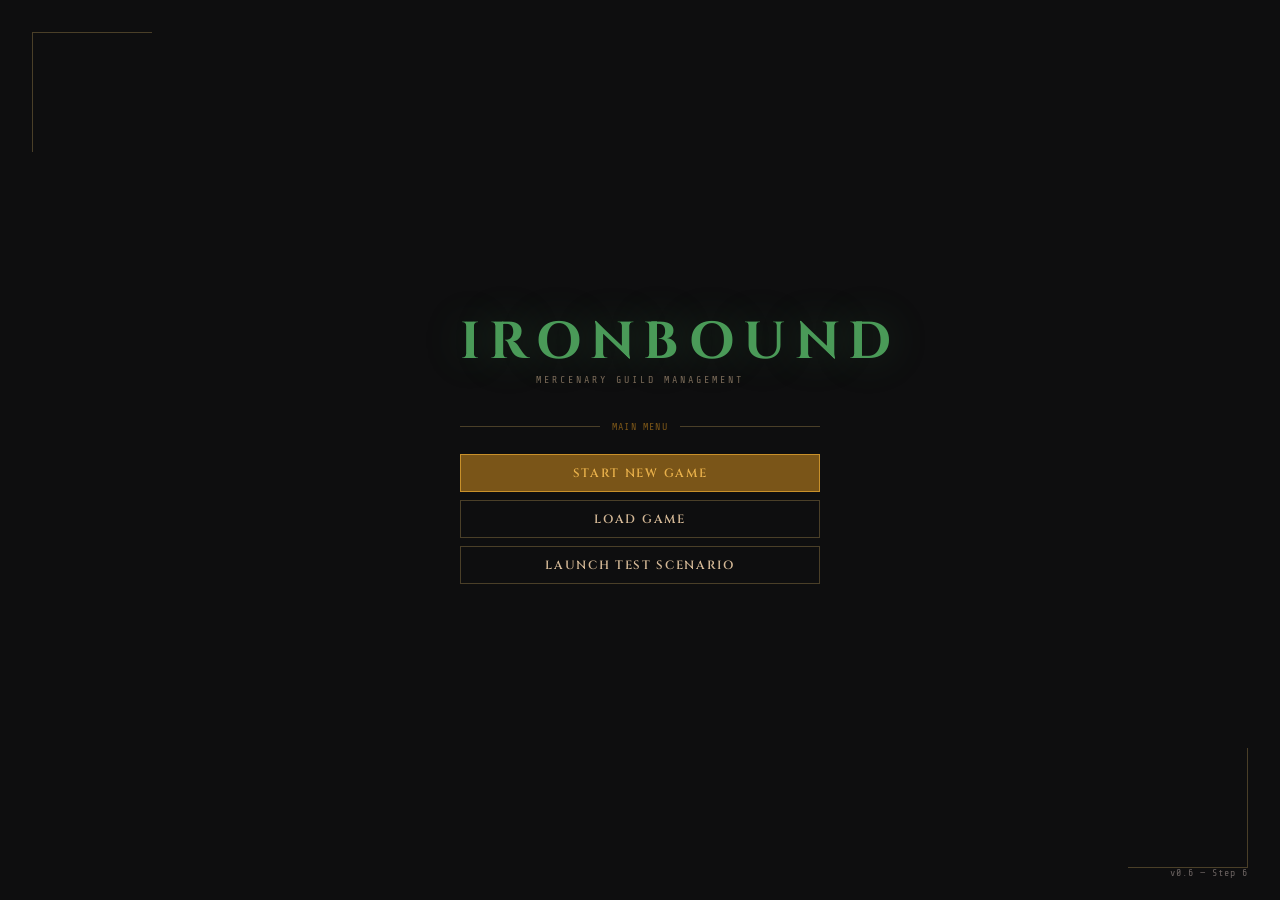
<file: ironbound/version_6.html>
<!DOCTYPE html>
<html lang="en">
<head>
<meta charset="UTF-8">
<meta name="viewport" content="width=device-width, initial-scale=1.0">
<title>Ironbound</title>
<style>
@import url('https://fonts.googleapis.com/css2?family=Cinzel:wght@400;600;700&family=Share+Tech+Mono&family=Crimson+Pro:ital,wght@0,300;0,400;1,300&display=swap');

:root {
  --bg:#0e0e0f; --bg-panel:#141416; --bg-raised:#1c1c1f; --bg-input:#111113;
  --border:#2e2e33; --border-accent:#4a3f28;
  --amber:#c8902a; --amber-dim:#7a5518; --amber-bright:#e8b04a;
  --parchment:#d4b896; --parchment-dim:#7a6a58;
  --text:#c8c0b0; --text-dim:#6a6260; --text-bright:#e8e0d0;
  --red:#8b3030; --red-bright:#c04040;
  --green:#2a5a30; --green-bright:#3a8040;
  --title-green:#4a9a58;
  --mono:'Share Tech Mono',monospace; --serif:'Cinzel',serif; --body:'Crimson Pro',Georgia,serif;
}
*,*::before,*::after{box-sizing:border-box;margin:0;padding:0;}
html,body{width:100%;height:100%;background:var(--bg);color:var(--text);font-family:var(--body);font-size:16px;line-height:1.5;overflow:hidden;}
.hidden{display:none!important;}
.rule{display:flex;align-items:center;gap:12px;color:var(--amber-dim);font-family:var(--mono);font-size:10px;letter-spacing:.12em;}
.rule::before,.rule::after{content:'';flex:1;height:1px;background:var(--border-accent);}
.btn{display:block;width:100%;padding:10px 20px;background:transparent;border:1px solid var(--border-accent);color:var(--parchment);font-family:var(--serif);font-size:12px;font-weight:600;letter-spacing:.14em;text-transform:uppercase;cursor:pointer;transition:background .15s,border-color .15s,color .15s;outline:none;}
.btn:hover{background:var(--amber-dim);border-color:var(--amber);color:var(--amber-bright);}
.btn:active{background:var(--amber);color:var(--bg);}
.btn:disabled{opacity:.35;cursor:not-allowed;background:transparent;border-color:var(--border);color:var(--text-dim);}
.btn-primary{background:var(--amber-dim);border-color:var(--amber);color:var(--amber-bright);}
.btn-primary:hover{background:var(--amber);color:var(--bg);}
.btn-danger{border-color:var(--red);color:var(--red-bright);}
.btn-danger:hover{background:var(--red);color:#fff;}
.btn-sm{width:auto;display:inline-block;padding:5px 14px;font-size:10px;}
label{display:block;font-family:var(--mono);font-size:11px;letter-spacing:.1em;color:var(--parchment-dim);text-transform:uppercase;margin-bottom:5px;}
input[type=text],input[type=number],select{width:100%;background:var(--bg-input);border:1px solid var(--border);color:var(--text-bright);font-family:var(--mono);font-size:13px;padding:7px 9px;outline:none;transition:border-color .15s;}
input[type=text]:focus,input[type=number]:focus,select:focus{border-color:var(--amber-dim);}
input[type=number]{-moz-appearance:textfield;}
input[type=number]::-webkit-outer-spin-button,input[type=number]::-webkit-inner-spin-button{-webkit-appearance:none;}
select{cursor:pointer;appearance:none;-webkit-appearance:none;background-image:url("data:image/svg+xml,%3Csvg xmlns='http://www.w3.org/2000/svg' width='10' height='6'%3E%3Cpath d='M0 0l5 6 5-6z' fill='%236a6260'/%3E%3C/svg%3E");background-repeat:no-repeat;background-position:right 10px center;}
.field-hint{font-family:var(--body);font-style:italic;font-size:13px;color:var(--text-dim);margin-top:3px;}
.field-error{font-family:var(--mono);font-size:11px;color:var(--red-bright);margin-top:3px;display:none;}
.field-error.visible{display:block;}
.field-group{margin-bottom:16px;}
::-webkit-scrollbar{width:5px;}::-webkit-scrollbar-track{background:var(--bg);}::-webkit-scrollbar-thumb{background:var(--border-accent);}

/* ── LAUNCH ── */
#screen-launch{width:100%;height:100%;display:flex;flex-direction:column;align-items:center;justify-content:center;position:relative;background:var(--bg);}
#screen-launch::before,#screen-launch::after{content:'';position:absolute;width:120px;height:120px;border-color:var(--border-accent);border-style:solid;pointer-events:none;}
#screen-launch::before{top:32px;left:32px;border-width:1px 0 0 1px;}
#screen-launch::after{bottom:32px;right:32px;border-width:0 1px 1px 0;}
.launch-inner{width:360px;display:flex;flex-direction:column;}
.launch-title{font-family:var(--serif);font-size:52px;font-weight:700;letter-spacing:.18em;color:var(--title-green);text-align:center;line-height:1;margin-bottom:4px;text-shadow:0 0 40px rgba(74,154,88,.3);}
.launch-subtitle{font-family:var(--mono);font-size:10px;letter-spacing:.3em;text-transform:uppercase;color:var(--parchment-dim);text-align:center;margin-bottom:32px;}
.launch-buttons{display:flex;flex-direction:column;gap:8px;}
.launch-error{margin-top:12px;padding:10px 14px;border:1px solid var(--red);background:rgba(139,48,48,.12);font-family:var(--mono);font-size:11px;color:var(--red-bright);display:none;}
.launch-error.visible{display:block;}
.launch-version{position:absolute;bottom:20px;right:32px;font-family:var(--mono);font-size:10px;color:var(--text-dim);letter-spacing:.1em;}
/* ── WORLD OPTIONS / SCENARIOS ── */
#screen-world-options,#screen-test-scenario{width:100%;height:100%;display:flex;align-items:center;justify-content:center;background:var(--bg);}
.options-panel,.scenario-panel{background:var(--bg-panel);border:1px solid var(--border-accent);padding:32px 38px;}
.options-panel{width:520px;max-height:92vh;overflow-y:auto;}
.scenario-panel{width:520px;}
.options-title,.scenario-title{font-family:var(--serif);font-size:17px;font-weight:600;letter-spacing:.2em;text-transform:uppercase;color:var(--amber);margin-bottom:5px;}
.options-desc,.scenario-desc{font-family:var(--body);font-style:italic;font-size:14px;color:var(--text-dim);margin-bottom:24px;}
.options-section-title{font-family:var(--mono);font-size:10px;letter-spacing:.15em;text-transform:uppercase;color:var(--amber-dim);margin:20px 0 14px;}
.options-actions{display:flex;gap:10px;margin-top:24px;}.options-actions .btn{flex:1;}
.scenario-list{display:flex;flex-direction:column;gap:6px;margin-bottom:20px;}
.scenario-item{border:1px solid var(--border);background:var(--bg-raised);padding:11px 13px;cursor:pointer;transition:border-color .12s,background .12s;}
.scenario-item:hover{border-color:var(--amber-dim);background:#1e1e22;}
.scenario-item.selected{border-color:var(--amber);background:rgba(74,63,40,.2);}
.scenario-item-name{font-family:var(--serif);font-size:12px;font-weight:600;letter-spacing:.1em;color:var(--parchment);margin-bottom:2px;}
.scenario-item-desc{font-family:var(--body);font-style:italic;font-size:12px;color:var(--text-dim);}
.scenario-actions{display:flex;gap:10px;}.scenario-actions .btn{flex:1;}

/* ── GAME SCREEN ── */
#screen-game{width:100%;height:100%;display:flex;flex-direction:column;background:var(--bg);position:relative;}
#toolbar{height:44px;min-height:44px;flex-shrink:0;background:var(--bg-panel);border-bottom:1px solid var(--border);display:flex;align-items:center;padding:0 12px;gap:0;overflow:hidden;}
.toolbar-logo{font-family:var(--serif);font-size:14px;font-weight:700;letter-spacing:.16em;color:var(--amber);flex-shrink:0;margin-right:8px;}
.toolbar-sep{width:1px;height:20px;background:var(--border);flex-shrink:0;margin:0 8px;}
.toolbar-stats{display:flex;align-items:center;gap:0;flex-shrink:1;overflow:hidden;}
.toolbar-stat{display:flex;align-items:center;gap:4px;font-family:var(--mono);font-size:10px;padding:0 8px;flex-shrink:1;white-space:nowrap;}
.toolbar-stat-label{color:var(--text-dim);letter-spacing:.08em;text-transform:uppercase;}
.toolbar-stat-value{color:var(--text-bright);}
.toolbar-stat-value.gold{color:var(--amber);}
.toolbar-spacer{flex:1;min-width:4px;}
.toolbar-actions{display:flex;align-items:center;gap:6px;flex-shrink:0;}
.toolbar-btn{padding:4px 12px;background:transparent;border:1px solid var(--border-accent);color:var(--parchment);font-family:var(--serif);font-size:10px;font-weight:600;letter-spacing:.12em;text-transform:uppercase;cursor:pointer;transition:background .12s,border-color .12s,color .12s;outline:none;white-space:nowrap;}
.toolbar-btn:hover{background:var(--amber-dim);border-color:var(--amber);color:var(--amber-bright);}
.toolbar-btn.devmode-btn{border-color:var(--green);color:var(--green-bright);}
.toolbar-btn.devmode-btn.active{background:rgba(42,90,48,.3);border-color:var(--green-bright);}
.toolbar-btn.end-turn-btn{border-color:var(--amber);color:var(--amber-bright);font-weight:700;}
.toolbar-btn.end-turn-btn:hover{background:var(--amber);color:var(--bg);}
.toolbar-btn.exit-btn{border-color:var(--red);color:var(--red-bright);}
.toolbar-btn.exit-btn:hover{background:var(--red);color:#fff;}
#canvas-area{flex:1;position:relative;overflow:hidden;}
#map-canvas{display:block;width:100%;height:100%;cursor:grab;}
#map-canvas.panning{cursor:grabbing;}
.map-popup{position:absolute;pointer-events:none;background:var(--bg-panel);border:1px solid var(--border-accent);padding:11px 14px;min-width:170px;max-width:230px;font-family:var(--mono);font-size:11px;display:none;z-index:5;}
.map-popup.visible{display:block;}
.map-popup .popup-name{font-family:var(--serif);font-size:13px;font-weight:600;letter-spacing:.12em;color:var(--parchment);margin-bottom:5px;}
.map-popup .popup-tag{font-size:10px;letter-spacing:.1em;text-transform:uppercase;margin-bottom:2px;}
.map-popup .popup-tag.hq{color:var(--amber);}
.map-popup .popup-tag.discovered{color:var(--amber-bright);}
.map-popup .popup-tag.undiscovered{color:var(--text-dim);}
.map-popup .popup-tag.dev-info{color:var(--green-bright);}
.map-popup .popup-row{color:var(--text-dim);font-size:10px;margin-top:3px;}
.map-popup .popup-row span{color:var(--text-bright);}
#map-legend{position:absolute;bottom:12px;left:12px;background:rgba(14,14,15,.85);border:1px solid var(--border);padding:7px 11px;font-family:var(--mono);font-size:10px;color:var(--text-dim);letter-spacing:.06em;line-height:2;pointer-events:none;z-index:4;}
#map-legend span{display:inline-block;width:10px;height:10px;margin-right:5px;vertical-align:middle;}
#dev-panel{position:absolute;top:8px;right:8px;width:340px;max-height:calc(100% - 16px);background:rgba(14,14,15,.95);border:1px solid var(--green);overflow-y:auto;font-family:var(--mono);font-size:10px;color:var(--green-bright);padding:10px 12px;line-height:1.7;pointer-events:auto;z-index:10;}
#dev-panel h3{font-family:var(--serif);font-size:11px;color:var(--green-bright);letter-spacing:.15em;text-transform:uppercase;margin-bottom:7px;border-bottom:1px solid var(--green);padding-bottom:5px;}
#dev-panel pre{white-space:pre-wrap;word-break:break-all;font-size:9px;color:#5a8a5a;}
#bottom-panel{height:180px;min-height:180px;background:var(--bg-panel);border-top:1px solid var(--border);display:flex;flex-direction:column;flex-shrink:0;overflow:hidden;}
.bottom-stub{display:flex;align-items:center;justify-content:center;height:100%;font-family:var(--mono);font-size:11px;color:var(--text-dim);letter-spacing:.08em;}
/* Group Panel */
#group-panel{display:flex;flex-direction:column;height:100%;overflow:hidden;}
.gp-header{display:flex;align-items:center;gap:12px;padding:8px 16px;border-bottom:1px solid var(--border);flex-shrink:0;}
.gp-name{font-family:var(--serif);font-size:14px;font-weight:600;letter-spacing:.14em;color:var(--parchment);}
.gp-role{font-family:var(--mono);font-size:10px;letter-spacing:.1em;text-transform:uppercase;color:var(--amber-dim);margin-left:2px;}
.gp-status{font-family:var(--mono);font-size:10px;color:var(--text-dim);margin-left:auto;}
.gp-close{padding:2px 8px;background:transparent;border:1px solid var(--border);color:var(--text-dim);font-family:var(--mono);font-size:10px;cursor:pointer;outline:none;transition:border-color .1s,color .1s;}
.gp-close:hover{border-color:var(--parchment);color:var(--parchment);}
.gp-body{display:flex;flex:1;overflow:hidden;}
.gp-members{flex:0 0 260px;overflow-y:auto;padding:8px 12px;border-right:1px solid var(--border);display:flex;flex-wrap:wrap;gap:4px;align-content:flex-start;}
.gp-member-chip{font-family:var(--mono);font-size:9px;padding:2px 8px;border:1px solid var(--border);color:var(--text);background:var(--bg-raised);white-space:nowrap;}
.gp-actions{flex:1;padding:8px 14px;overflow-y:auto;display:flex;flex-direction:column;gap:6px;}
.gp-section-label{font-family:var(--mono);font-size:9px;letter-spacing:.12em;text-transform:uppercase;color:var(--amber-dim);margin-top:4px;}
.gp-dest-row{display:flex;gap:6px;align-items:center;}
.gp-dest-select{flex:1;font-size:10px;padding:4px 8px;}
.gp-schedule{display:flex;gap:3px;margin-top:2px;}
.sched-slot{width:22px;height:22px;border:1px solid var(--border);background:var(--bg-raised);font-family:var(--mono);font-size:8px;color:var(--text-dim);cursor:pointer;display:flex;align-items:center;justify-content:center;transition:background .1s,border-color .1s,color .1s;user-select:none;}
.sched-slot.rest{background:rgba(122,85,24,.25);border-color:var(--amber-dim);color:var(--amber);}
.gp-transit-info{font-family:var(--mono);font-size:10px;color:var(--amber-dim);padding:3px 0;}
.gp-transit-info span{color:var(--amber);}

/* ── CITY OVERLAY ── */
#city-overlay{position:absolute;inset:0;z-index:20;display:flex;flex-direction:column;background:var(--bg);}
.city-header{display:flex;align-items:center;height:44px;min-height:44px;flex-shrink:0;background:var(--bg-panel);border-bottom:1px solid var(--border);padding:0 16px;}
.city-header-name{font-family:var(--serif);font-size:16px;font-weight:600;letter-spacing:.16em;color:var(--parchment);}
.city-header-hq{font-family:var(--mono);font-size:10px;letter-spacing:.1em;color:var(--amber);margin-left:10px;text-transform:uppercase;}
.city-header-spacer{flex:1;}
.city-close-btn{padding:4px 14px;background:transparent;border:1px solid var(--border);color:var(--text-dim);font-family:var(--mono);font-size:10px;letter-spacing:.1em;cursor:pointer;text-transform:uppercase;outline:none;transition:border-color .12s,color .12s;}
.city-close-btn:hover{border-color:var(--parchment);color:var(--parchment);}
.city-body{display:flex;flex:1;overflow:hidden;}
.city-tabs{width:160px;min-width:160px;flex-shrink:0;background:var(--bg-panel);border-right:1px solid var(--border);display:flex;flex-direction:column;padding:12px 0;gap:2px;overflow-y:auto;}
.city-tab{padding:9px 16px;cursor:pointer;font-family:var(--mono);font-size:11px;letter-spacing:.08em;text-transform:uppercase;color:var(--text-dim);border-left:2px solid transparent;transition:color .12s,border-color .12s,background .12s;}
.city-tab:hover{color:var(--parchment);background:rgba(255,255,255,.03);}
.city-tab.active{color:var(--amber-bright);border-left-color:var(--amber);}
.city-tab-section{padding:6px 16px 2px;font-family:var(--mono);font-size:9px;letter-spacing:.14em;text-transform:uppercase;color:var(--border-accent);margin-top:6px;}
.city-content{flex:1;overflow-y:auto;padding:24px 28px;}
.panel-title{font-family:var(--serif);font-size:16px;font-weight:600;letter-spacing:.18em;text-transform:uppercase;color:var(--amber);margin-bottom:4px;}
.panel-subtitle{font-family:var(--body);font-style:italic;font-size:14px;color:var(--text-dim);margin-bottom:20px;}
.roster-table{width:100%;border-collapse:collapse;font-family:var(--mono);font-size:11px;}
.roster-table th{text-align:left;color:var(--amber-dim);letter-spacing:.1em;text-transform:uppercase;font-size:9px;padding:4px 8px 8px;border-bottom:1px solid var(--border-accent);}
.roster-table td{padding:8px 8px;border-bottom:1px solid var(--border);color:var(--text);vertical-align:top;}
.roster-table tr:hover td{background:rgba(255,255,255,.02);}
.recruit-name{color:var(--parchment);font-size:12px;} .recruit-level{color:var(--amber);}
.recruit-state{font-size:10px;padding:1px 6px;border:1px solid;text-transform:uppercase;letter-spacing:.06em;}
.recruit-state.available{border-color:var(--green);color:var(--green-bright);}
.recruit-state.deployed{border-color:var(--amber-dim);color:var(--amber);}
.trait-badge{display:inline-block;font-size:9px;padding:1px 5px;border:1px solid var(--border-accent);color:var(--parchment-dim);margin-right:3px;margin-bottom:2px;text-transform:uppercase;letter-spacing:.06em;}
.hire-grid{display:flex;flex-direction:column;gap:6px;}
.hire-card{background:var(--bg-raised);border:1px solid var(--border);padding:10px 14px;display:flex;align-items:center;gap:14px;}
.hire-card:hover{border-color:var(--amber-dim);}
.hire-card-name{font-family:var(--serif);font-size:13px;color:var(--parchment);min-width:120px;}
.hire-card-stats{flex:1;font-family:var(--mono);font-size:10px;color:var(--text-dim);}
.hire-card-stats span{color:var(--text);}
.hire-card-cost{font-family:var(--mono);font-size:12px;color:var(--amber);min-width:70px;text-align:right;}
.hire-card-btn{flex-shrink:0;}
.group-list{display:flex;flex-direction:column;gap:6px;margin-bottom:16px;}
.group-card{background:var(--bg-raised);border:1px solid var(--border);padding:10px 14px;}
.group-card-header{display:flex;align-items:center;gap:10px;margin-bottom:4px;}
.group-card-name{font-family:var(--serif);font-size:13px;color:var(--parchment);}
.group-card-role{font-family:var(--mono);font-size:9px;letter-spacing:.1em;text-transform:uppercase;color:var(--amber-dim);padding:1px 5px;border:1px solid var(--amber-dim);}
.group-card-loc{font-family:var(--mono);font-size:10px;color:var(--text-dim);margin-left:auto;}
.group-card-members{font-family:var(--mono);font-size:10px;color:var(--text-dim);}
.group-card-members span{color:var(--text);}
.group-create-form{background:var(--bg-raised);border:1px solid var(--border-accent);padding:14px 16px;margin-top:12px;}
.group-create-title{font-family:var(--serif);font-size:12px;font-weight:600;letter-spacing:.1em;color:var(--parchment);margin-bottom:10px;}
.create-row{display:flex;gap:8px;margin-bottom:8px;align-items:center;}
.create-row label{margin-bottom:0;min-width:60px;}
.member-select-grid{display:flex;flex-wrap:wrap;gap:4px;margin:8px 0;}
.member-toggle{font-family:var(--mono);font-size:10px;padding:3px 8px;border:1px solid var(--border);background:transparent;color:var(--text-dim);cursor:pointer;transition:border-color .1s,color .1s,background .1s;}
.member-toggle.selected{border-color:var(--amber);color:var(--amber-bright);background:rgba(122,85,24,.2);}
.member-toggle:disabled{opacity:.35;cursor:not-allowed;}
.stub-panel{text-align:center;padding:48px 24px;color:var(--text-dim);font-family:var(--mono);font-size:11px;letter-spacing:.08em;line-height:2.2;}
.stub-panel strong{display:block;font-family:var(--serif);font-size:14px;color:var(--parchment);margin-bottom:8px;letter-spacing:.12em;}
.task-row{display:flex;align-items:center;gap:14px;padding:10px 0;border-bottom:1px solid var(--border);}
.task-row:last-child{border-bottom:none;}
.task-name{font-family:var(--serif);font-size:12px;font-weight:600;color:var(--parchment);min-width:180px;}
.task-effect{font-family:var(--body);font-style:italic;font-size:13px;color:var(--text-dim);flex:1;}
.task-count{font-family:var(--mono);font-size:11px;color:var(--text-dim);}
.task-count span{color:var(--amber);}

/* ── POI LAYOUT OVERLAY ── */
#poi-overlay{position:absolute;inset:0;z-index:20;display:flex;flex-direction:column;background:var(--bg);}
.poi-header{display:flex;align-items:center;height:44px;min-height:44px;flex-shrink:0;background:var(--bg-panel);border-bottom:1px solid var(--border);padding:0 16px;gap:12px;}
.poi-header-name{font-family:var(--serif);font-size:15px;font-weight:600;letter-spacing:.14em;color:var(--parchment);}
.poi-header-type{font-family:var(--mono);font-size:10px;letter-spacing:.1em;text-transform:uppercase;color:var(--amber-dim);}
.poi-header-spacer{flex:1;}
.poi-header-meta{font-family:var(--mono);font-size:10px;color:var(--text-dim);}
.poi-header-meta span{color:var(--amber);}
.poi-body{display:flex;flex:1;overflow:hidden;}
/* Zone graph canvas */
#poi-graph-canvas{display:block;cursor:pointer;}
.poi-graph-wrap{flex:1;position:relative;overflow:hidden;background:var(--bg);}
/* Sidebar */
.poi-sidebar{width:200px;min-width:200px;flex-shrink:0;background:var(--bg-panel);border-left:1px solid var(--border);padding:16px 14px;overflow-y:auto;display:flex;flex-direction:column;gap:12px;}
.poi-sidebar-section{font-family:var(--mono);font-size:9px;letter-spacing:.14em;text-transform:uppercase;color:var(--amber-dim);margin-bottom:6px;}
.poi-sidebar-row{font-family:var(--mono);font-size:10px;color:var(--text-dim);margin-bottom:4px;}
.poi-sidebar-row span{color:var(--text);}
.poi-sidebar-row.dev{color:var(--green-bright);font-size:9px;}
.poi-sidebar-hint{font-family:var(--body);font-style:italic;font-size:12px;color:var(--text-dim);margin-top:8px;line-height:1.5;}
.poi-back-btn{padding:5px 12px;background:transparent;border:1px solid var(--border);color:var(--text-dim);font-family:var(--mono);font-size:10px;letter-spacing:.08em;cursor:pointer;text-transform:uppercase;outline:none;transition:border-color .12s,color .12s;flex-shrink:0;}
.poi-back-btn:hover{border-color:var(--parchment);color:var(--parchment);}

/* ── ZONE DETAIL OVERLAY ── */
#zone-overlay{position:absolute;inset:0;z-index:30;display:flex;flex-direction:column;background:var(--bg);}
.zone-header{display:flex;align-items:center;height:44px;min-height:44px;flex-shrink:0;background:var(--bg-panel);border-bottom:1px solid var(--border);padding:0 16px;gap:12px;}
.zone-header-name{font-family:var(--serif);font-size:15px;font-weight:600;letter-spacing:.14em;color:var(--parchment);}
.zone-header-state{font-family:var(--mono);font-size:10px;letter-spacing:.1em;text-transform:uppercase;padding:2px 8px;border:1px solid;}
.zone-header-state.scouted{border-color:var(--green);color:var(--green-bright);}
.zone-header-state.unknown{border-color:var(--text-dim);color:var(--text-dim);}
.zone-header-spacer{flex:1;}
.zone-header-conds{font-family:var(--mono);font-size:10px;color:var(--text-dim);}
.zone-header-conds span{color:var(--amber-dim);}
.zone-body{display:flex;flex:1;overflow:hidden;}
.zone-objects-pane{flex:1;overflow-y:auto;padding:20px 24px;}
.zone-sidebar{width:220px;min-width:220px;flex-shrink:0;background:var(--bg-panel);border-left:1px solid var(--border);padding:16px 14px;overflow-y:auto;}
.zone-section-title{font-family:var(--mono);font-size:9px;letter-spacing:.14em;text-transform:uppercase;color:var(--amber-dim);margin:16px 0 8px;}
.zone-section-title:first-child{margin-top:0;}
.zone-unknown-msg{font-family:var(--body);font-style:italic;font-size:13px;color:var(--text-dim);padding:24px 0;}
/* Object entry */
.obj-entry{display:flex;align-items:flex-start;gap:10px;padding:8px 0;border-bottom:1px solid var(--border);}
.obj-entry:last-child{border-bottom:none;}
.obj-icon{width:28px;height:28px;flex-shrink:0;display:flex;align-items:center;justify-content:center;font-family:var(--mono);font-size:9px;color:var(--text-dim);position:relative;}
/* Square icon for non-living */
.obj-icon.sq{background:var(--bg-raised);border:1px solid var(--border);}
/* Rhombus icon for living — use CSS clip-path */
.obj-icon.rh{background:var(--bg-raised);border:1px solid var(--amber-dim);clip-path:polygon(50% 0%,100% 50%,50% 100%,0% 50%);}
.obj-icon.rh.dev-icon{border-color:var(--green);}
.obj-info{flex:1;}
.obj-name{font-family:var(--serif);font-size:13px;color:var(--parchment);margin-bottom:2px;}
.obj-name.known-name{color:var(--text-dim);font-style:italic;}
.obj-type{font-family:var(--mono);font-size:9px;letter-spacing:.08em;text-transform:uppercase;color:var(--text-dim);}
.obj-tags{font-family:var(--mono);font-size:9px;color:var(--amber-dim);margin-top:2px;}
.obj-gold{font-family:var(--mono);font-size:10px;color:var(--amber);margin-top:2px;}
.obj-awareness{font-family:var(--mono);font-size:9px;letter-spacing:.08em;text-transform:uppercase;padding:1px 5px;border:1px solid;margin-left:auto;flex-shrink:0;align-self:center;}
.obj-awareness.located{border-color:var(--amber-bright);color:var(--amber-bright);}
.obj-awareness.known{border-color:var(--parchment-dim);color:var(--parchment-dim);}
.obj-awareness.undisc{border-color:var(--text-dim);color:var(--text-dim);}
.obj-dev-vals{font-family:var(--mono);font-size:9px;color:var(--green-bright);margin-top:2px;}
/* Zone actions sidebar */
.zone-action-btn{display:block;width:100%;margin-bottom:6px;padding:6px 12px;background:transparent;border:1px solid var(--border-accent);color:var(--parchment);font-family:var(--mono);font-size:10px;letter-spacing:.08em;cursor:pointer;text-transform:uppercase;outline:none;transition:background .1s,border-color .1s,color .1s;text-align:left;}
.zone-action-btn:hover{background:var(--amber-dim);border-color:var(--amber);color:var(--amber-bright);}
.zone-action-btn:disabled{opacity:.35;cursor:not-allowed;}

/* Confirm dialog */
#confirm-overlay{position:fixed;inset:0;background:rgba(0,0,0,.7);z-index:100;display:flex;align-items:center;justify-content:center;}
.confirm-box{background:var(--bg-panel);border:1px solid var(--border-accent);padding:28px 32px;width:380px;text-align:center;}
.confirm-title{font-family:var(--serif);font-size:15px;font-weight:600;letter-spacing:.14em;color:var(--parchment);margin-bottom:10px;}
.confirm-msg{font-family:var(--body);font-size:14px;color:var(--text-dim);margin-bottom:22px;line-height:1.6;}
.confirm-actions{display:flex;gap:10px;}.confirm-actions .btn{flex:1;}
/* Toast */
#toast-container{position:fixed;bottom:196px;left:50%;transform:translateX(-50%);display:flex;flex-direction:column;align-items:center;gap:8px;pointer-events:none;z-index:9999;}
.toast{padding:8px 16px;background:var(--bg-panel);border:1px solid var(--border-accent);font-family:var(--mono);font-size:11px;color:var(--parchment);letter-spacing:.08em;animation:toast-in .2s ease,toast-out .3s ease 2.5s forwards;pointer-events:none;}
.toast.error{border-color:var(--red);color:var(--red-bright);}
.toast.success{border-color:var(--green-bright);color:var(--green-bright);}
@keyframes toast-in{from{opacity:0;transform:translateY(6px)}to{opacity:1;transform:translateY(0)}}
@keyframes toast-out{from{opacity:1}to{opacity:0}}
</style>
</head>
<body>
<!-- ══ LAUNCH ══ -->
<div id="screen-launch">
  <div class="launch-inner">
    <div class="launch-title">IRONBOUND</div>
    <div class="launch-subtitle">Mercenary Guild Management</div>
    <div class="rule">MAIN MENU</div><div style="margin-bottom:20px"></div>
    <div class="launch-buttons">
      <button class="btn btn-primary" id="btn-new-game">Start New Game</button>
      <button class="btn" id="btn-load-game">Load Game</button>
      <button class="btn" id="btn-test-scenario">Launch Test Scenario</button>
    </div>
    <div class="launch-error" id="launch-error"></div>
  </div>
  <input type="file" id="file-load-input" accept=".json" style="display:none">
  <div class="launch-version">v0.6 — Step 6</div>
</div>
<!-- ══ WORLD OPTIONS ══ -->
<div id="screen-world-options" class="hidden">
  <div class="options-panel">
    <div class="options-title">World Options</div>
    <div class="options-desc">Configure the parameters of the new world. All fields have defaults.</div>
    <div class="rule">ORGANIZATION</div><div style="margin-top:14px"></div>
    <div class="field-group"><label for="opt-org-name">Organization Name</label><input type="text" id="opt-org-name" value="The Guild" maxlength="40"><div class="field-error" id="err-org-name">Name cannot be empty.</div></div>
    <div class="field-group"><label for="opt-gold">Starting Gold</label><input type="number" id="opt-gold" value="4200" min="0"></div>
    <div class="field-group"><label for="opt-chars">Starting Characters</label><input type="number" id="opt-chars" value="0" min="0" max="9"><div class="field-hint">Recruits placed in roster at game start (0–9).</div><div class="field-error" id="err-chars">Must be between 0 and 9.</div></div>
    <div class="options-section-title">World</div>
    <div class="field-group"><label for="opt-map-size">Map Size</label><input type="number" id="opt-map-size" value="128" min="64" max="256"><div class="field-hint">Width and height in tile units (64–256).</div><div class="field-error" id="err-map-size">Must be between 64 and 256.</div></div>
    <div class="field-group"><label for="opt-target-pois">Target World POIs</label><input type="number" id="opt-target-pois" value="20" min="10" max="50"><div class="field-error" id="err-target-pois">Must be between 10 and 50.</div></div>
    <div class="field-group"><label for="opt-known-pois">Target Publicly Known POIs</label><input type="number" id="opt-known-pois" value="8" min="6"><div class="field-hint">POIs spawning as Discovered by default (6–Target world POIs).</div><div class="field-error" id="err-known-pois">Must be between 6 and Target world POIs.</div></div>
    <div class="options-actions"><button class="btn" id="btn-options-back">Cancel</button><button class="btn btn-primary" id="btn-options-confirm">Confirm &amp; Start</button></div>
  </div>
</div>
<!-- ══ TEST SCENARIO ══ -->
<div id="screen-test-scenario" class="hidden">
  <div class="scenario-panel">
    <div class="scenario-title">Test Scenarios</div>
    <div class="scenario-desc">Select a pre-defined scenario to test a specific system.</div>
    <div class="scenario-list" id="scenario-list"></div>
    <div class="scenario-actions"><button class="btn" id="btn-scenario-back">Back</button><button class="btn btn-primary" id="btn-scenario-launch" disabled>Launch Scenario</button></div>
  </div>
</div>
<!-- ══ GAME SCREEN ══ -->
<div id="screen-game" class="hidden">
  <div id="toolbar">
    <span class="toolbar-logo">IRONBOUND</span>
    <div class="toolbar-sep"></div>
    <div class="toolbar-stats">
      <div class="toolbar-stat"><span class="toolbar-stat-label">Turn</span>&nbsp;<span class="toolbar-stat-value" id="tb-turn">1</span></div>
      <div class="toolbar-stat"><span class="toolbar-stat-label">Day</span>&nbsp;<span class="toolbar-stat-value" id="tb-day">1</span></div>
      <div class="toolbar-stat"><span class="toolbar-stat-label">Gold</span>&nbsp;<span class="toolbar-stat-value gold" id="tb-gold">0</span></div>
      <div class="toolbar-stat"><span class="toolbar-stat-label">Roster</span>&nbsp;<span class="toolbar-stat-value" id="tb-roster">0</span></div>
      <div class="toolbar-stat"><span class="toolbar-stat-label">POIs</span>&nbsp;<span class="toolbar-stat-value" id="tb-pois">0</span></div>
    </div>
    <div class="toolbar-spacer"></div>
    <div class="toolbar-actions">
      <button class="toolbar-btn devmode-btn" id="btn-devmode">DEV</button>
      <button class="toolbar-btn" id="btn-save">Save</button>
      <button class="toolbar-btn end-turn-btn" id="btn-end-turn">End Turn</button>
      <button class="toolbar-btn exit-btn" id="btn-exit">Exit</button>
    </div>
  </div>
  <div id="canvas-area">
    <canvas id="map-canvas"></canvas>
    <div class="map-popup" id="map-popup">
      <div class="popup-name" id="popup-name">—</div>
      <div class="popup-tag"  id="popup-tag"></div>
      <div class="popup-row"  id="popup-row1"></div>
      <div class="popup-row"  id="popup-row2"></div>
      <div class="popup-row"  id="popup-dev" style="display:none"></div>
    </div>
    <div id="map-legend">
      <span style="background:#2d4a2a"></span>Forest &nbsp;<span style="background:#3a3a28"></span>Plains &nbsp;<span style="background:#3a3530"></span>Hills &nbsp;<span style="background:#1a2a3a"></span>Water
    </div>
    <div id="dev-panel" class="hidden"><h3>⬡ Dev Mode — Game State</h3><pre id="dev-state-dump"></pre></div>
  </div>
  <div id="bottom-panel">
    <div class="bottom-stub" id="bottom-stub">Click a group token to open Group Panel · Click a Discovered POI to explore</div>
    <div id="group-panel" class="hidden">
      <div class="gp-header">
        <span class="gp-name" id="gp-name">—</span><span class="gp-role" id="gp-role"></span>
        <span class="gp-status" id="gp-status"></span><button class="gp-close" id="gp-close">✕</button>
      </div>
      <div class="gp-body">
        <div class="gp-members" id="gp-members"></div>
        <div class="gp-actions" id="gp-actions"></div>
      </div>
    </div>
  </div>
  <!-- CITY OVERLAY -->
  <div id="city-overlay" class="hidden">
    <div class="city-header">
      <span class="city-header-name" id="city-header-name">City</span>
      <span class="city-header-hq hidden" id="city-header-hq">⬡ HQ</span>
      <div class="city-header-spacer"></div>
      <button class="city-close-btn" id="btn-close-city">← Back to Map</button>
    </div>
    <div class="city-body">
      <div class="city-tabs" id="city-tabs"></div>
      <div class="city-content" id="city-content"></div>
    </div>
  </div>
  <!-- POI LAYOUT OVERLAY -->
  <div id="poi-overlay" class="hidden">
    <div class="poi-header">
      <button class="poi-back-btn" id="btn-close-poi">← Map</button>
      <span class="poi-header-name" id="poi-header-name">POI</span>
      <span class="poi-header-type" id="poi-header-type"></span>
      <div class="poi-header-spacer"></div>
      <span class="poi-header-meta">Despawn: <span id="poi-header-timer">—</span> turns</span>
    </div>
    <div class="poi-body">
      <div class="poi-graph-wrap" id="poi-graph-wrap">
        <canvas id="poi-graph-canvas"></canvas>
      </div>
      <div class="poi-sidebar" id="poi-sidebar"></div>
    </div>
  </div>
  <!-- ZONE DETAIL OVERLAY -->
  <div id="zone-overlay" class="hidden">
    <div class="zone-header">
      <button class="poi-back-btn" id="btn-close-zone">← Zones</button>
      <span class="zone-header-name" id="zone-header-name">Zone</span>
      <span class="zone-header-state" id="zone-header-state"></span>
      <div class="zone-header-spacer"></div>
      <span class="zone-header-conds" id="zone-header-conds"></span>
    </div>
    <div class="zone-body">
      <div class="zone-objects-pane" id="zone-objects-pane"></div>
      <div class="zone-sidebar" id="zone-sidebar"></div>
    </div>
  </div>
</div>
<!-- CONFIRM DIALOG -->
<div id="confirm-overlay" class="hidden">
  <div class="confirm-box">
    <div class="confirm-title" id="confirm-title">Confirm</div>
    <div class="confirm-msg"   id="confirm-msg"></div>
    <div class="confirm-actions">
      <button class="btn" id="confirm-cancel">Cancel</button>
      <button class="btn btn-danger" id="confirm-ok">Confirm</button>
    </div>
  </div>
</div>
<div id="toast-container"></div>

<script>
'use strict';
/* ═══════════════════ CONSTANTS ═══════════════════ */
const VERSION='0.6-step6',AUTOSAVE_KEY='ironbound_autosave',AUTOSAVE_EVERY=5;
const PLAYER_FACTION='player';

/* ═══════════════════ TIME ═══════════════════ */
const TIME={
  turnToDay:t=>Math.floor((t-1)/6)+1,
  turnToWeek:t=>Math.floor((TIME.turnToDay(t)-1)/7)+1,
  isFirstTurnOfDay:t=>((t-1)%6)===0,
  isFirstTurnOfWeek:t=>TIME.isFirstTurnOfDay(t)&&((TIME.turnToDay(t)-1)%7===0),
  isUpkeepTurn:t=>{const d=TIME.turnToDay(t);return((d-1)%30)===29&&TIME.isFirstTurnOfDay(t);},
  dayTurnIndex:t=>(t-1)%6,
};

/* ═══════════════════ PRNG ═══════════════════ */
function makePRNG(seed){
  let s=seed>>>0;
  return{next(){s+=0x6D2B79F5;let t=Math.imul(s^(s>>>15),1|s);t^=t+Math.imul(t^(t>>>7),61|t);return((t^(t>>>14))>>>0)/4294967296;},
    int(lo,hi){return Math.floor(this.next()*(hi-lo+1))+lo;},
    pick(a){return a[this.int(0,a.length-1)];},
    float(lo,hi){return this.next()*(hi-lo)+lo;}};
}

/* ═══════════════════ NOISE ═══════════════════ */
function makeNoise(seed){
  const r=makePRNG(seed),SZ=256,t=new Float32Array(SZ*SZ);
  for(let i=0;i<t.length;i++)t[i]=r.next();
  function s(x,y){const xi=Math.floor(x)&(SZ-1),yi=Math.floor(y)&(SZ-1),xf=x-Math.floor(x),yf=y-Math.floor(y);const u=xf*xf*(3-2*xf),v=yf*yf*(3-2*yf);const a=t[yi*SZ+xi],b=t[yi*SZ+((xi+1)&(SZ-1))],c=t[((yi+1)&(SZ-1))*SZ+xi],d=t[((yi+1)&(SZ-1))*SZ+((xi+1)&(SZ-1))];return a+(b-a)*u+(c-a)*v+(a-b-c+d)*u*v;}
  return(x,y)=>s(x*.015,y*.015)*.65+s(x*.045,y*.045)*.35;
}

/* ═══════════════════ NAMES ═══════════════════ */
const CITY_PFX=['Iron','Stone','Red','Ash','Gold','Silver','Dark','Crow','Wolf','Bear','Storm','Frost'];
const CITY_SFX=['hold','ford','gate','bridge','haven','wall','keep','march','vale','wick','crest','moor'];
const POI_ADJ=['Ancient','Forgotten','Cursed','Crumbling','Hidden','Haunted','Overgrown','Sunken'];
const POI_NOUN=['Halls','Outpost','Den','Remains','Hollow','Depths','Sanctuary','Warrens'];
const ZONE_NAMES=['Entry Hall','North Wing','East Passage','Vault','Inner Chamber','Deep Corridor','Outer Court',
  'Collapsed Passage','Guard Post','Storage Room','Hidden Room','Lower Level','Upper Level','Main Hall',
  'Side Chamber','Ruined Annex','Dark Hollow','Sunken Path','Overgrown Clearing','Rock Face'];
const R_FIRST=['Aldric','Maren','Torvin','Sela','Brynn','Calder','Isra','Daven','Lyss','Ranek','Wren','Corvin','Tessa','Harken','Sove','Orin','Pell','Aida','Zuren','Feth'];
const R_LAST=['Ashworth','Coldmere','Dunwall','Irenfeld','Blackthorn','Greaves','Hollow','Strant','Vorne','Embers','Crane','Dunmore','Ferris','Gale','Holst','Irith','Kael','Lorne','Mast','Nadren'];
function cityName(rng){return rng.pick(CITY_PFX)+rng.pick(CITY_SFX);}
function poiName(rng){return rng.pick(POI_ADJ)+' '+rng.pick(POI_NOUN);}
function recruitName(rng){return rng.pick(R_FIRST)+' '+rng.pick(R_LAST);}

/* ═══════════════════ TRAITS ═══════════════════ */
const TRAIT_DEFS={Loyal:{exclusive:'Disloyal'},Disloyal:{exclusive:'Loyal'},Provident:{exclusive:null},Strong:{exclusive:'Weak'},Weak:{exclusive:'Strong'},Dexterous:{exclusive:'Clumsy'},Clumsy:{exclusive:'Dexterous'},Intelligent:{exclusive:null},Watchful:{exclusive:'Dumb'},Dumb:{exclusive:'Watchful'},Fast:{exclusive:'Slow'},Slow:{exclusive:'Fast'},Resilient:{exclusive:'Fragile'},Fragile:{exclusive:'Resilient'},Greedy:{exclusive:null}};
const TRAIT_NAMES=Object.keys(TRAIT_DEFS);
function applyTraits(chars,traits){
  const c={...chars};
  if(traits.includes('Intelligent'))c.level=Math.min(10,c.level+1);
  if(traits.includes('Strong'))c.health+=2;if(traits.includes('Weak'))c.health-=2;
  if(traits.includes('Resilient'))c.health+=10;if(traits.includes('Fragile'))c.health-=20;
  if(traits.includes('Slow'))c.health+=5;
  if(traits.includes('Fast'))c.health=Math.round(c.health*.90);
  if(traits.includes('Strong'))c.strength=Math.round(c.strength*1.10);if(traits.includes('Weak'))c.strength=Math.round(c.strength*.85);
  if(traits.includes('Dexterous'))c.dexterity=Math.round(c.dexterity*1.10);if(traits.includes('Clumsy'))c.dexterity=Math.round(c.dexterity*.85);
  if(traits.includes('Watchful'))c.perception=Math.round(c.perception*1.15);if(traits.includes('Dumb'))c.perception=Math.round(c.perception*.70);
  if(traits.includes('Intelligent'))c.perception=Math.round(c.perception*1.05);
  if(traits.includes('Fast'))c.movementSpeed=Math.round(c.movementSpeed*1.20);if(traits.includes('Slow'))c.movementSpeed=Math.round(c.movementSpeed*.90);
  if(traits.includes('Loyal'))c.loyalty=30;
  return c;
}
function rollTraits(rng){
  const roll=rng.next();if(roll<.40)return[];
  const pool=[...TRAIT_NAMES],t1=rng.pick(pool);if(roll<.85)return[t1];
  const excl=TRAIT_DEFS[t1].exclusive,pool2=pool.filter(t=>t!==t1&&t!==excl);
  if(!pool2.length)return[t1];const t2=rng.pick(pool2);
  if(TRAIT_DEFS[t2].exclusive===t1)return[t1];return[t1,t2];
}

/* ═══════════════════ RECRUIT FACTORY ═══════════════════ */
function makeId(){return Math.random().toString(36).slice(2,10);}
function generateRecruit(rng,level){
  const lvl=level??rng.int(4,7);
  const base={health:rng.int(90,130),regeneration:rng.int(3,8),movementSpeed:rng.int(8,12),baseCarryCapacity:rng.int(5,10),strength:rng.int(6,14),dexterity:rng.int(6,14),perception:rng.int(5,12),loyalty:rng.int(10,20),level:lvl};
  const traits=rollTraits(rng),chars=applyTraits(base,traits);
  const{level:fl,...rest}=chars;
  let br=rng.int(8,14);if(traits.includes('Greedy'))br=Math.ceil(br*1.10);
  return{id:makeId(),name:recruitName(rng),portrait:'default',race:'human',level:fl,upkeepBaseRate:br,traits,
    characteristics:{health:rest.health,regeneration:rest.regeneration,movementSpeed:rest.movementSpeed,baseCarryCapacity:rest.baseCarryCapacity,strength:rest.strength,dexterity:rest.dexterity,perception:rest.perception,loyalty:Math.max(1,Math.min(30,rest.loyalty))},
    equipment:{garment:null,head:null,backpack:null,trinket:null,trinket2:null},
    inventory:[],statusEffects:[],wounds:[],hunger:{stage:'Hunger',charges:0},incapacitated:null,state:'Available'};
}
function generateHirePool(seed,count=6){const rng=makePRNG(seed),pool=[];for(let i=0;i<count;i++){const r=generateRecruit(rng);r._hiringCost=r.upkeepBaseRate*r.level*3;pool.push(r);}return pool;}
function refreshHirePool(gs){const week=TIME.turnToWeek(gs.turn);gs._hirePoolSeed=(gs.world._seed^(week*0x9E3779B9))>>>0;gs._hirePool=generateHirePool(gs._hirePoolSeed);}

/* ═══════════════════ GROUP FACTORY ═══════════════════ */
function makeGroup(opts={}){
  return{id:makeId(),name:opts.name??'New Group',role:opts.role??'Scout',memberIds:opts.memberIds??[],locationPoiId:null,locationZoneId:null,currentCityId:opts.cityId??null,inTransitTo:null,_transitProgress:0,schedule:[false,false,false,false,false,true],taskList:[],config:{zoneTravelAllowed:true,giveUpTurnCount:7,overrideMaintenanceLifecycle:false}};
}
function groupSpeed(group,org){if(!group.memberIds.length)return 10;let min=Infinity;for(const id of group.memberIds){const r=org.recruits.find(r=>r.id===id);if(r)min=Math.min(min,r.characteristics.movementSpeed);}return min===Infinity?10:min;}
function locationCoords(type,id,world){if(type==='city'){const c=world.cities.find(c=>c.id===id);return c?{x:c.x+.5,y:c.y+.5}:null;}const p=world.pois.find(p=>p.id===id);return p?{x:p.x+.5,y:p.y+.5}:null;}
function groupCoords(group,world){
  if(group.currentCityId){const c=world.cities.find(c=>c.id===group.currentCityId);if(c)return{x:c.x+.5,y:c.y+.5};}
  if(group.locationPoiId){const p=world.pois.find(p=>p.id===group.locationPoiId);if(p)return{x:p.x+.5,y:p.y+.5};}
  if(group.inTransitTo&&group._transitFrom&&group._transitTo){const f=group._transitProgress??0;return{x:group._transitFrom.x+(group._transitTo.x-group._transitFrom.x)*f,y:group._transitFrom.y+(group._transitTo.y-group._transitFrom.y)*f};}
  return null;
}
function turnsToTravel(group,type,id,world,org){const from=groupCoords(group,world),to=locationCoords(type,id,world);if(!from||!to)return null;return Math.ceil(Math.hypot(to.x-from.x,to.y-from.y)/groupSpeed(group,org));}
function assignTravel(group,type,id,world,org){
  const from=groupCoords(group,world),to=locationCoords(type,id,world);if(!from||!to)return;
  group.inTransitTo={type,targetId:id};group._transitFrom={...from};group._transitTo={...to};
  group._transitTotalDist=Math.hypot(to.x-from.x,to.y-from.y);group._transitProgress=0;
  group.currentCityId=null;group.locationPoiId=null;group.locationZoneId=null;group.state='travelling';
}
function advanceGroupTravel(group,world,org){
  if(!group.inTransitTo)return false;
  const spd=groupSpeed(group,org),total=group._transitTotalDist??1;
  group._transitProgress=Math.min(1,(group._transitProgress??0)+spd/total);
  if(group._transitProgress>=1){
    const{type,targetId}=group.inTransitTo;
    if(type==='city')group.currentCityId=targetId;else group.locationPoiId=targetId;
    group.inTransitTo=null;group._transitFrom=null;group._transitTo=null;group._transitProgress=0;group.state=undefined;
    if(org)for(const id of group.memberIds){const r=org.recruits.find(r=>r.id===id);if(r)r.state='Available';}
    return true;
  }
  return false;
}

/* ═══════════════════════════════════════════════════════
   ZONE OBJECT GENERATION  (Sections 4.3.1, 8.4)
═══════════════════════════════════════════════════════ */
/* Object type data: [names[], discoverRange[lo,hi], visibilityRange[lo,hi], goldRange[min,max], isLiving] */
const OBJ_TYPES={
  Rock:       {names:['Stone formation','Boulder','Ore deposit','Rock outcrop','Rubble pile'],dv:[1,3],vv:[1,3],gold:[0,60],live:false},
  Tree:       {names:['Ancient oak','Pine tree','Gnarled birch','Fallen trunk'],dv:[0,2],vv:[2,4],gold:[0,30],live:false},
  Bush:       {names:['Dense thicket','Thornbush','Wild shrub','Berry bush'],dv:[0,2],vv:[2,4],gold:[5,25],live:false},
  Plant:      {names:['Wild herbs','Flowering plant','Tall grass','Root cluster'],dv:[0,2],vv:[2,4],gold:[5,40],live:false},
  Mushroom:   {names:['Mushroom cluster','Glowing cap','Dark fungus','Shelf fungi'],dv:[1,3],vv:[1,3],gold:[5,35],live:false},
  'Fungal tree':{names:['Fungal growth','Massive mushroom','Spore colony'],dv:[0,2],vv:[3,4],gold:[10,50],live:false},
  'Wooden house':{names:['Abandoned cabin','Collapsed shack','Derelict lodge'],dv:[0,1],vv:[3,4],gold:[20,180],live:false},
  'Wooden barn': {names:['Dilapidated barn','Storage shed','Crumbling stable'],dv:[0,1],vv:[3,4],gold:[15,120],live:false},
  'Stone house': {names:['Stone dwelling','Old watchtower','Guard post','Ruined keep'],dv:[0,1],vv:[3,4],gold:[30,240],live:false},
  Pond:       {names:['Stagnant pool','Clear pond','Dark basin'],dv:[0,1],vv:[3,4],gold:[0,10],live:false},
  River:      {names:['Shallow stream','Rocky creek','Hidden waterway'],dv:[0,1],vv:[3,4],gold:[0,5],live:false},
};

/* Placeholder names for Known-but-not-Located objects (Section 8.4.4) */
const OBJ_PLACEHOLDER={
  'Wooden house':'Unidentified building','Wooden barn':'Unidentified building','Stone house':'Unidentified building',
  Rock:'Stone formation',Tree:'Large growth','Fungal tree':'Large growth',
  Bush:'Vegetation',Plant:'Vegetation',Mushroom:'Small growth',
  Pond:'Water source',River:'Water source',
};

/* POI-type affinity: which object types can spawn, weighted */
const POI_OBJ_AFFINITY={
  dungeon:      {Rock:4,'Stone house':3,Mushroom:2,'Fungal tree':1},
  camp:         {Bush:3,Tree:3,Plant:3,Rock:2,Pond:1},
  ruins:        {Rock:3,'Stone house':3,'Wooden house':2,'Wooden barn':2,Plant:1},
  'forest zone':{Tree:4,Bush:3,Plant:3,Mushroom:2,Pond:2,River:1},
  'cave system':{Rock:5,Mushroom:3,'Fungal tree':2,Pond:2,River:1},
  'abandoned fort':{'Stone house':4,'Wooden barn':3,Rock:3,Plant:1},
  mine:         {Rock:5,Mushroom:2,'Fungal tree':1,Pond:1},
  shrine:       {'Stone house':3,Plant:3,Tree:2,Rock:2,Pond:1},
};

function weightedPickObjType(poiType,rng){
  const aff=POI_OBJ_AFFINITY[poiType]||POI_OBJ_AFFINITY.ruins;
  const keys=Object.keys(aff),total=keys.reduce((s,k)=>s+aff[k],0);
  let r=rng.next()*total;
  for(const k of keys){r-=aff[k];if(r<=0)return k;}
  return keys[keys.length-1];
}

function generateZoneObject(rng,poiType){
  const type=weightedPickObjType(poiType,rng);
  const def=OBJ_TYPES[type];

  // Section 4.3.1 — visibility generation
  const dv=rng.int(def.dv[0],def.dv[1]);                        // _discover_value
  const vv=rng.int(def.vv[0],def.vv[1]);                        // _visibility_value
  const fvMax=Math.pow(2,dv)*300;                                // faction_visibility_max
  const initAnchor=(fvMax/5)*vv;                                 // initial_objects_visibility
  const visibility=Math.round(rng.float(initAnchor*.5,Math.max(initAnchor*.5,initAnchor)));
  const upperBound=Math.round(rng.float(fvMax*.8,fvMax*1.2));

  const goldMin=rng.int(def.gold[0],Math.max(def.gold[0],Math.floor(def.gold[1]*.5)));
  const goldMax=rng.int(goldMin,def.gold[1]);

  return{
    id:makeId(),
    name:rng.pick(def.names),
    type,
    size:rng.int(1,6),
    discoverValue:dv,
    visibilityValue:vv,
    visibility,           // starting faction awareness value for new factions
    upperBoundVisibility:upperBound,
    goldValueMin:goldMin,
    goldValueMax:goldMax,
    tags:[],
    specialActions:[],
    isAlive:def.live,
    factionAwareness:{},  // { [factionId]: number } — populated on zone entry
  };
}

/* ═══════════════════════════════════════════════════════
   ZONE GRAPH GENERATION  (Section 8.3)
═══════════════════════════════════════════════════════ */
/* Patterns: linear, branching, hub-and-spoke, complex */

function selectGraphPattern(poiType,zoneCount,rng){
  if(zoneCount<=4) return 'linear';
  const table={
    dungeon:['branching','complex'],camp:['linear','branching'],ruins:['branching','hub'],
    'forest zone':['linear','branching'],'cave system':['branching','complex'],
    'abandoned fort':['hub','complex'],mine:['linear','branching'],shrine:['hub','linear'],
  };
  const opts=table[poiType]||['linear','branching','hub','complex'];
  return rng.pick(opts);
}

/* Returns an array of {zoneId,zoneId} passage pairs */
function buildPassages(zoneIds,pattern,rng){
  const n=zoneIds.length;
  const passages=[];
  const add=(a,b)=>{if(!passages.some(p=>(p[0]===a&&p[1]===b)||(p[0]===b&&p[1]===a)))passages.push([a,b]);};

  if(pattern==='linear'){
    for(let i=0;i<n-1;i++)add(zoneIds[i],zoneIds[i+1]);
  } else if(pattern==='hub'){
    const hub=zoneIds[0];
    for(let i=1;i<n;i++)add(hub,zoneIds[i]);
    // A couple of extra spoke-to-spoke connections
    if(n>3)add(zoneIds[1],zoneIds[2]);
  } else if(pattern==='branching'){
    // Spine: 0→1→2
    const spineLen=Math.min(3,Math.floor(n/2));
    for(let i=0;i<spineLen-1;i++)add(zoneIds[i],zoneIds[i+1]);
    // Branches off spine
    for(let i=spineLen;i<n;i++){
      const parent=zoneIds[rng.int(0,spineLen-1)];
      add(parent,zoneIds[i]);
    }
  } else {
    // Complex: random spanning tree + some extra edges
    for(let i=1;i<n;i++){const p=zoneIds[rng.int(0,i-1)];add(zoneIds[i],p);}
    const extra=Math.floor(n*.3);
    for(let k=0;k<extra;k++){
      const a=zoneIds[rng.int(0,n-1)],b=zoneIds[rng.int(0,n-1)];
      if(a!==b)add(a,b);
    }
  }
  return passages;
}

function generateZones(poi,rng){
  const n=poi._zoneCount;
  const poiType=poi.type;
  const pattern=selectGraphPattern(poiType,n,rng);
  const namePool=[...ZONE_NAMES];

  const zones=[];
  for(let i=0;i<n;i++){
    const nameIdx=rng.int(0,namePool.length-1);
    const name=namePool.splice(nameIdx,1)[0]||(namePool.length?namePool[0]:`Zone ${i+1}`);
    const lightLevel=rng.int(20,90);
    const size=rng.int(3,12);
    // Generate zone objects
    const objCount=Math.max(1,Math.round(size*.6)+rng.int(0,2));
    const objects=[];
    for(let j=0;j<objCount;j++)objects.push(generateZoneObject(rng,poiType));

    zones.push({
      id:makeId(),
      name: i===0?'Entry Hall':name,
      size,
      lightLevel,
      weatherEffects:[],
      hazardConditions:[],
      ownerFaction:null,
      objects,
      state: i===0?'Scouted':'Unknown',  // entry zone always scouted
      factionAwareness:{},               // { [factionId]: { [objectId]: number } }
    });
  }

  // Build passage graph
  const ids=zones.map(z=>z.id);
  const passages=buildPassages(ids,pattern,rng);

  // Store adjacency on each zone for easy lookup
  for(const zone of zones){
    zone._passages=passages.filter(p=>p[0]===zone.id||p[1]===zone.id).map(p=>p[0]===zone.id?p[1]:p[0]);
  }

  poi.zones=zones;
  poi._passages=passages;
  poi._graphPattern=pattern;
  poi._layoutPositions=null; // computed on first render

  // Initialise player faction awareness for entry zone
  if(zones.length>0)initFactionForZone(PLAYER_FACTION,zones[0]);
}

/* ═══════════════════════════════════════════════════════
   AWARENESS SYSTEM  (Section 4.3.2)
═══════════════════════════════════════════════════════ */
function initFactionForZone(factionId,zone){
  if(!zone.factionAwareness[factionId])zone.factionAwareness[factionId]={};
  for(const obj of zone.objects){
    if(zone.factionAwareness[factionId][obj.id]===undefined){
      zone.factionAwareness[factionId][obj.id]=obj.visibility;
    }
  }
}

function getAwarenessState(factionId,zone,objId){
  const obj=zone.objects.find(o=>o.id===objId);if(!obj)return'Undiscovered';
  const fv=(zone.factionAwareness[factionId]??{})[objId]??0;
  const ub=obj.upperBoundVisibility;
  if(ub===0)return'Located';
  if(fv>ub*.90)return'Located';
  if(fv>=ub*.40)return'Known';
  return'Undiscovered';
}

function enterZone(poi,zone){
  if(zone.state==='Unknown')zone.state='Scouted';
  initFactionForZone(PLAYER_FACTION,zone);
}

/* ═══════════════════════════════════════════════════════
   LAYOUT ALGORITHM  (2D positions for zone graph)
   BFS from entry zone, assign layers; spread evenly within layer
═══════════════════════════════════════════════════════ */
function computeLayoutPositions(poi,canvasW,canvasH){
  const zones=poi.zones;if(!zones.length)return;
  const pad=60,nodeR=22;
  const layers=[];
  const visited=new Set(),queue=[{id:zones[0].id,layer:0}];
  const layerOf={};
  visited.add(zones[0].id);layerOf[zones[0].id]=0;layers[0]=[zones[0].id];
  while(queue.length){
    const{id,layer}=queue.shift();
    const zone=zones.find(z=>z.id===id);
    for(const nid of(zone._passages||[])){
      if(!visited.has(nid)){
        visited.add(nid);layerOf[nid]=layer+1;
        if(!layers[layer+1])layers[layer+1]=[];
        layers[layer+1].push(nid);
        queue.push({id:nid,layer:layer+1});
      }
    }
  }
  // Any unvisited (disconnected) go to last layer
  for(const z of zones){
    if(!visited.has(z.id)){
      const last=layers.length;if(!layers[last])layers[last]=[];layers[last].push(z.id);layerOf[z.id]=last;
    }
  }
  const numLayers=layers.length;
  const usableH=canvasH-pad*2,usableW=canvasW-pad*2;
  const layerH=numLayers>1?usableH/(numLayers-1):usableH/2;
  const pos={};
  layers.forEach((ids,li)=>{
    const y=pad+(numLayers===1?usableH/2:li*layerH);
    const w=ids.length;
    ids.forEach((id,xi)=>{
      const x=pad+(w===1?usableW/2:(xi/(w-1))*usableW);
      pos[id]={x,y};
    });
  });
  poi._layoutPositions=pos;
}

/* ═══════════════════════════════════════════════════════
   ZONE GRAPH RENDERER  (2D canvas)
═══════════════════════════════════════════════════════ */
let _poiGraphCanvas=null,_poiGraphCtx=null;
let _currentPoiId=null,_hoveredZoneId=null;

function initPoiGraphCanvas(){
  _poiGraphCanvas=document.getElementById('poi-graph-canvas');
  _poiGraphCtx=_poiGraphCanvas.getContext('2d');
  _poiGraphCanvas.addEventListener('mousemove',onPoiGraphMouseMove);
  _poiGraphCanvas.addEventListener('click',onPoiGraphClick);
}

function resizePoiGraphCanvas(){
  const wrap=document.getElementById('poi-graph-wrap');
  const dpr=window.devicePixelRatio||1;
  const w=wrap.clientWidth,h=wrap.clientHeight;
  _poiGraphCanvas.style.width=w+'px';_poiGraphCanvas.style.height=h+'px';
  _poiGraphCanvas.width=Math.round(w*dpr);_poiGraphCanvas.height=Math.round(h*dpr);
}

function drawPoiGraph(){
  if(!_poiGraphCtx||!_currentPoiId)return;
  const poi=GS?.world.pois.find(p=>p.id===_currentPoiId);
  if(!poi||!poi.zones.length)return;

  const dpr=window.devicePixelRatio||1;
  const W=_poiGraphCanvas.width,H=_poiGraphCanvas.height;
  const cW=W/dpr,cH=H/dpr;

  if(!poi._layoutPositions)computeLayoutPositions(poi,cW,cH);
  const pos=poi._layoutPositions;

  const ctx=_poiGraphCtx;
  ctx.clearRect(0,0,W,H);
  ctx.save();ctx.scale(dpr,dpr);

  const dev=GS?._devMode??false;

  // Passages
  for(const [a,b] of (poi._passages||[])){
    const pa=pos[a],pb=pos[b];if(!pa||!pb)continue;
    const aZone=poi.zones.find(z=>z.id===a),bZone=poi.zones.find(z=>z.id===b);
    const bothKnown=(aZone?.state!=='Unknown')||(bZone?.state!=='Unknown')||dev;
    ctx.beginPath();ctx.moveTo(pa.x,pa.y);ctx.lineTo(pb.x,pb.y);
    ctx.strokeStyle=bothKnown?'#2e2e33':'#1c1c1f';ctx.lineWidth=2;ctx.stroke();
  }

  // Zone nodes
  const NODE_R=22;
  for(const zone of poi.zones){
    const p=pos[zone.id];if(!p)continue;
    const isHovered=zone.id===_hoveredZoneId;
    const isScouted=zone.state==='Scouted';
    const isEntry=poi.zones[0].id===zone.id;
    const visible=isScouted||dev;

    // Node fill
    ctx.beginPath();ctx.arc(p.x,p.y,NODE_R,0,Math.PI*2);
    if(isEntry){ctx.fillStyle=isScouted?'#2a3a2a':'#1c2a1c';}
    else if(isScouted){ctx.fillStyle=isHovered?'#252520':'#1e1e18';}
    else if(dev){ctx.fillStyle='#101a10';}
    else{ctx.fillStyle='#141414';}
    ctx.fill();

    // Node border
    ctx.beginPath();ctx.arc(p.x,p.y,NODE_R,0,Math.PI*2);
    if(isEntry)ctx.strokeStyle='#4a8a3a';
    else if(isScouted)ctx.strokeStyle=isHovered?'#c8902a':'#4a3f28';
    else if(dev)ctx.strokeStyle='#2a4a2a';
    else ctx.strokeStyle='#1e1e1e';
    ctx.lineWidth=isHovered?2.5:1.5;ctx.stroke();

    // Label / icon
    ctx.textAlign='center';ctx.textBaseline='middle';
    if(visible){
      ctx.font='600 10px Cinzel,serif';
      ctx.fillStyle=isScouted?(isHovered?'#e8b04a':'#c8c0b0'):'#3a6a3a';
      const label=zone.name.length>10?zone.name.slice(0,9)+'…':zone.name;
      ctx.fillText(label,p.x,p.y-5);
      // Object count
      ctx.font='9px Share Tech Mono,monospace';
      ctx.fillStyle=isScouted?'#7a6a58':'#2a4a2a';
      const objs=zone.objects.length;
      ctx.fillText(`${objs} obj`,p.x,p.y+7);
      if(dev&&!isScouted){ctx.fillStyle='#3a8040';ctx.fillText('[DEV]',p.x,p.y+17);}
    } else {
      // Unknown zone
      ctx.font='bold 16px Cinzel,serif';
      ctx.fillStyle='#2a2a2a';
      ctx.fillText('?',p.x,p.y);
    }
  }

  ctx.restore();
}

function zoneAtPoint(poi,px,py){
  if(!poi._layoutPositions)return null;
  const dpr=window.devicePixelRatio||1;
  const wx=px,wy=py; // already in CSS pixels from event.offsetX/Y
  for(const zone of poi.zones){
    const p=poi._layoutPositions[zone.id];if(!p)continue;
    if(Math.hypot(p.x-wx,p.y-wy)<=24)return zone;
  }
  return null;
}

function onPoiGraphMouseMove(e){
  if(!_currentPoiId||!GS)return;
  const poi=GS.world.pois.find(p=>p.id===_currentPoiId);if(!poi)return;
  const zone=zoneAtPoint(poi,e.offsetX,e.offsetY);
  const newId=zone?.id??null;
  if(newId!==_hoveredZoneId){_hoveredZoneId=newId;drawPoiGraph();}
  _poiGraphCanvas.style.cursor=zone?'pointer':'default';
}

function onPoiGraphClick(e){
  if(!_currentPoiId||!GS)return;
  const poi=GS.world.pois.find(p=>p.id===_currentPoiId);if(!poi)return;
  const zone=zoneAtPoint(poi,e.offsetX,e.offsetY);
  if(!zone)return;
  const dev=GS._devMode??false;
  // Allow entering Unknown zones only in dev mode
  if(zone.state==='Unknown'&&!dev){showToast('This zone is unexplored. Send a group to scout it first.','error');return;}
  openZoneDetail(poi,zone);
}

/* ═══════════════════════════════════════════════════════
   POI LAYOUT OVERLAY
═══════════════════════════════════════════════════════ */
function openPOILayout(poiId){
  const poi=GS.world.pois.find(p=>p.id===poiId);if(!poi)return;
  _currentPoiId=poiId;_hoveredZoneId=null;

  // Generate zones if not yet done
  if(!poi.zones||poi.zones.length===0){
    const rng=makePRNG(poi.id.split('').reduce((h,c)=>Math.imul(31,h)+c.charCodeAt(0)|0,0));
    generateZones(poi,rng);
  }

  document.getElementById('poi-header-name').textContent=poi.name;
  document.getElementById('poi-header-type').textContent=poi.type;
  document.getElementById('poi-header-timer').textContent=poi.despawnTimer;

  renderPoiSidebar(poi);
  document.getElementById('poi-overlay').classList.remove('hidden');

  // Must resize then layout then draw
  requestAnimationFrame(()=>{
    resizePoiGraphCanvas();
    poi._layoutPositions=null; // force recompute for new canvas size
    drawPoiGraph();
  });
}

function closePOILayout(){
  document.getElementById('poi-overlay').classList.add('hidden');
  _currentPoiId=null;_hoveredZoneId=null;
}

function renderPoiSidebar(poi){
  const dev=GS._devMode??false;
  let html=`<div class="poi-sidebar-section">POI Info</div>
  <div class="poi-sidebar-row">Type: <span>${poi.type}</span></div>
  <div class="poi-sidebar-row">Size: <span>${poi.size}</span></div>
  <div class="poi-sidebar-row">Despawn: <span>${poi.despawnTimer} turns</span></div>
  <div class="poi-sidebar-row">Zones: <span>${poi.zones.length}</span></div>`;
  if(dev){
    html+=`<div class="poi-sidebar-row dev">Pattern: ${poi._graphPattern??'?'}</div>`;
    html+=`<div class="poi-sidebar-row dev">Discovered: ${poi.discovered}</div>`;
  }
  const scoutedCount=poi.zones.filter(z=>z.state==='Scouted').length;
  html+=`<div class="poi-sidebar-section" style="margin-top:8px">Exploration</div>
  <div class="poi-sidebar-row">Scouted: <span>${scoutedCount}/${poi.zones.length}</span></div>`;
  html+=`<div class="poi-sidebar-hint">Click a zone node to view its contents.</div>`;
  document.getElementById('poi-sidebar').innerHTML=html;
}

/* ═══════════════════════════════════════════════════════
   ZONE DETAIL OVERLAY
═══════════════════════════════════════════════════════ */
let _currentZoneId=null;

function openZoneDetail(poi,zone){
  _currentZoneId=zone.id;
  enterZone(poi,zone); // initialise awareness + mark Scouted
  drawPoiGraph();

  document.getElementById('zone-header-name').textContent=zone.name;
  const stateEl=document.getElementById('zone-header-state');
  stateEl.textContent=zone.state;stateEl.className='zone-header-state '+(zone.state==='Scouted'?'scouted':'unknown');
  document.getElementById('zone-header-conds').innerHTML=`Light: <span>${zone.lightLevel}%</span>`;

  renderZoneObjects(zone);
  renderZoneSidebar(zone,poi);
  document.getElementById('zone-overlay').classList.remove('hidden');
}

function closeZoneDetail(){
  document.getElementById('zone-overlay').classList.add('hidden');
  _currentZoneId=null;
  // Refresh sidebar
  if(_currentPoiId){
    const poi=GS?.world.pois.find(p=>p.id===_currentPoiId);
    if(poi)renderPoiSidebar(poi);
  }
}

function renderZoneObjects(zone){
  const dev=GS._devMode??false;
  const factionId=PLAYER_FACTION;
  const pane=document.getElementById('zone-objects-pane');
  let html='';

  const located=[],known=[],undisc=[];
  for(const obj of zone.objects){
    const state=getAwarenessState(factionId,zone,obj.id);
    if(state==='Located')located.push(obj);
    else if(state==='Known')known.push(obj);
    else undisc.push(obj);
  }

  function objEntryHTML(obj,state,showFull){
    const iconClass=obj.isAlive?'rh sq':'sq';
    const devIconClass=dev&&state==='Undiscovered'?'dev-icon':'';
    const letter=obj.isAlive?'♦':'■';
    const displayName=showFull?obj.name:(OBJ_PLACEHOLDER[obj.type]??obj.type);
    const awarenessClass=state==='Located'?'located':state==='Known'?'known':'undisc';
    let h=`<div class="obj-entry">
      <div class="obj-icon ${iconClass} ${devIconClass}">${letter}</div>
      <div class="obj-info">
        <div class="obj-name${!showFull?' known-name':''}">${displayName}</div>
        <div class="obj-type">${showFull?obj.type:''}</div>`;
    if(showFull&&obj.tags.length)h+=`<div class="obj-tags">${obj.tags.map(t=>t.name).join(' · ')}</div>`;
    if(showFull&&obj.goldValueMax>0)h+=`<div class="obj-gold">⬡ ${obj.goldValueMin}–${obj.goldValueMax}</div>`;
    if(dev){
      const fv=(zone.factionAwareness[factionId]??{})[obj.id]??0;
      h+=`<div class="obj-dev-vals">DV=${obj.discoverValue} VV=${obj.visibilityValue} vis=${obj.visibility} ub=${obj.upperBoundVisibility} fv=${fv}</div>`;
    }
    h+=`</div><span class="obj-awareness ${awarenessClass}">${state}</span></div>`;
    return h;
  }

  if(located.length){
    html+=`<div class="zone-section-title">Located (${located.length})</div>`;
    for(const obj of located)html+=objEntryHTML(obj,'Located',true);
  }
  if(known.length){
    html+=`<div class="zone-section-title">Known (${known.length})</div>`;
    for(const obj of known)html+=objEntryHTML(obj,'Known',false);
  }
  if(!located.length&&!known.length&&!dev){
    html+='<div class="zone-unknown-msg">Nothing has been observed in this zone yet. Scout to discover objects.</div>';
  }
  if(dev&&undisc.length){
    html+=`<div class="zone-section-title" style="color:var(--green-bright)">Undiscovered — Dev Mode (${undisc.length})</div>`;
    for(const obj of undisc)html+=objEntryHTML(obj,'Undiscovered',true);
  }
  pane.innerHTML=html;
}

function renderZoneSidebar(zone,poi){
  const sb=document.getElementById('zone-sidebar');
  let html=`<div class="zone-section-title">Zone Info</div>
  <div style="font-family:var(--mono);font-size:10px;color:var(--text-dim);margin-bottom:4px">Size: <span style="color:var(--text)">${zone.size}</span></div>
  <div style="font-family:var(--mono);font-size:10px;color:var(--text-dim);margin-bottom:4px">Light: <span style="color:var(--text)">${zone.lightLevel}%</span></div>`;
  // Adjacent zones
  html+=`<div class="zone-section-title" style="margin-top:12px">Adjacent Zones</div>`;
  for(const adjId of(zone._passages||[])){
    const adj=poi.zones.find(z=>z.id===adjId);if(!adj)continue;
    const st=adj.state==='Scouted'?'Scouted':'Unknown';
    html+=`<div style="font-family:var(--mono);font-size:10px;color:var(--text-dim);margin-bottom:3px">${adj.name} <span style="color:${st==='Scouted'?'var(--green-bright)':'var(--text-dim)'}">[${st}]</span></div>`;
  }
  html+=`<div class="zone-section-title" style="margin-top:12px">Actions (Step 7)</div>
  <button class="zone-action-btn" disabled>Scout Zone</button>
  <button class="zone-action-btn" disabled>Search For</button>
  <button class="zone-action-btn" disabled>Rest</button>
  <button class="zone-action-btn" disabled>Move</button>`;
  sb.innerHTML=html;
}

/* ═══════════════════════════════════════════════════════
   GAME STATE FACTORIES
═══════════════════════════════════════════════════════ */
function makeOrganization(opts={}){
  return{id:makeId(),name:opts.name??'The Guild',gold:opts.gold??4200,hqCityId:opts.hqCityId??'',criminalRecord:[],recruits:[],groups:[],inventory:{food:[],equipment:[],weapons:[],misc:[],forSale:[]}};
}
function makeGameState(opts={}){
  const org=makeOrganization({name:opts.orgName??'The Guild',gold:opts.gold??4200});
  return{turn:1,world:{tiles:[],cities:[],pois:[],_mapSize:opts.mapSize??128,_targetPois:opts.targetPois??20,_targetKnownPois:opts.targetKnownPois??8,_seed:opts.seed??(Math.random()*0xFFFFFFFF|0),_poiSeed:0},
    organizations:[org],playerOrgId:org.id,_hirePool:[],_hirePoolSeed:0,_version:VERSION,_devMode:false,_autosaveTurn:0,_ledger:[]};
}

/* ═══════════════════════════════════════════════════════
   WORLD GENERATION  (Section 10)
═══════════════════════════════════════════════════════ */
const TERRAIN_AFFINITY={
  forest:{dungeon:1,camp:3,ruins:2,'forest zone':5,'cave system':1,'abandoned fort':1,mine:1,shrine:2},
  plains:{dungeon:1,camp:4,ruins:3,'forest zone':1,'cave system':0,'abandoned fort':3,mine:1,shrine:2},
  hills: {dungeon:2,camp:2,ruins:2,'forest zone':1,'cave system':4,'abandoned fort':2,mine:4,shrine:2},
  water: {dungeon:0,camp:0,ruins:0,'forest zone':0,'cave system':0,'abandoned fort':0,mine:0,shrine:0},
};
function weightedPickPOIType(terrain,rng){
  const w=TERRAIN_AFFINITY[terrain]||TERRAIN_AFFINITY.plains;
  const types=Object.keys(w).filter(t=>w[t]>0);
  const total=types.reduce((s,t)=>s+w[t],0);
  let r=rng.next()*total;for(const t of types){r-=w[t];if(r<=0)return t;}return types[types.length-1];
}
function rollPOISize(rng){const r=rng.next();return r<.55?'small':r<.90?'medium':'large';}
function rollTimer(size,rng){if(size==='small')return rng.int(12,60);if(size==='medium')return rng.int(60,360);return rng.int(180,1080);}
function rollZoneCount(size,rng){if(size==='small')return rng.int(3,6);if(size==='medium')return rng.int(6,12);return rng.int(12,20);}

function spawnPOI(world,rng,discovered){
  const SIZE=world._mapSize;
  const citySet=new Set(world.cities.map(c=>`${c.x},${c.y}`));
  const poiSet=new Set(world.pois.map(p=>`${p.x},${p.y}`));
  const minDist=SIZE*.06;
  let x,y,terrain,attempts=0;
  do{
    x=rng.int(2,SIZE-3);y=rng.int(2,SIZE-3);
    terrain=world.tiles[y*SIZE+x]?.terrainType??'water';
    const nearCity=world.cities.some(c=>Math.hypot(c.x-x,c.y-y)<minDist);
    attempts++;if(terrain!=='water'&&!citySet.has(`${x},${y}`)&&!poiSet.has(`${x},${y}`)&&!nearCity)break;
  }while(attempts<500);
  if(terrain==='water')return null;
  const size=rollPOISize(rng);
  return{id:makeId(),name:poiName(rng),type:weightedPickPOIType(terrain,rng),size,x,y,
    despawnTimer:rollTimer(size,rng),_zoneCount:rollZoneCount(size,rng),zones:[],discovered,visible:true};
}

function populatePOIs(gs){
  const w=gs.world,needed=w._targetPois-w.pois.length;if(needed<=0)return;
  w._poiSeed=((w._poiSeed^gs.turn)>>>0);
  const rng=makePRNG(w._poiSeed+needed);
  const currentKnown=w.pois.filter(p=>p.discovered).length;
  for(let i=0;i<needed;i++){
    const wantDisc=currentKnown+w.pois.slice(w._targetPois-needed).filter(p=>p.discovered).length<w._targetKnownPois;
    const p=spawnPOI(w,rng,wantDisc);if(p)w.pois.push(p);
  }
}

function generateWorld(gs){
  const w=gs.world,SIZE=w._mapSize,seed=w._seed;
  const rng=makePRNG(seed),noise=makeNoise(seed^0xDEADBEEF);
  w.tiles=[];
  for(let y=0;y<SIZE;y++)for(let x=0;x<SIZE;x++){
    const ex=Math.min(x,SIZE-1-x)/(SIZE*.15),ey=Math.min(y,SIZE-1-y)/(SIZE*.15);
    const n=noise(x,y)*Math.min(1,Math.min(ex,ey));
    w.tiles.push({x,y,terrainType:n<.25?'water':n<.42?'hills':n<.62?'plains':'forest'});
  }
  function tAt(x,y){if(x<0||y<0||x>=SIZE||y>=SIZE)return'water';return w.tiles[y*SIZE+x].terrainType;}
  const minD=SIZE*.28,placed=[];
  for(let band=0;band<3;band++){
    const xMin=Math.floor(SIZE*.12),xMax=Math.floor(SIZE*.88);
    const yMin=Math.floor(SIZE*(.1+band*.27)),yMax=Math.floor(SIZE*(.35+band*.27));
    let at=0,cx,cy;
    do{cx=rng.int(xMin,xMax);cy=rng.int(yMin,yMax);at++;}
    while((tAt(cx,cy)==='water'||placed.some(p=>Math.hypot(p.x-cx,p.y-cy)<minD))&&at<400);
    if(tAt(cx,cy)==='water')for(let r=1;r<20;r++){for(const[dx,dy]of[[r,0],[-r,0],[0,r],[0,-r]]){if(tAt(cx+dx,cy+dy)!=='water'){cx+=dx;cy+=dy;break;}}if(tAt(cx,cy)!=='water')break;}
    placed.push({id:makeId(),name:cityName(rng),x:cx,y:cy});
  }
  w.cities=placed;gs.organizations[0].hqCityId=rng.pick(w.cities).id;
  w._poiSeed=seed^0xC0FFEE;populatePOIs(gs);
  const oc=gs._startingChars??0;
  if(oc>0){const rrng=makePRNG(seed^0xBEEF);for(let i=0;i<oc;i++)gs.organizations[0].recruits.push(generateRecruit(rrng));}
  refreshHirePool(gs);return gs;
}

/* ═══════════════════ GLOBAL STATE ═══════════════════ */
let GS=null;
function playerOrg(){return GS.organizations.find(o=>o.id===GS.playerOrgId);}

/* ═══════════════════ TURN ORDER ═══════════════════ */
function worldConsistencyCheck(gs){
  const w=gs.world,before=w.pois.length;
  // If current open POI expires, close the layout
  w.pois=w.pois.filter(p=>{p.despawnTimer--;return p.despawnTimer>0;});
  if(_currentPoiId&&!w.pois.find(p=>p.id===_currentPoiId)){closePOILayout();closeZoneDetail();}
  if(w.pois.length<w._targetPois)populatePOIs(gs);
  return before-w.pois.length;
}

function processGroupTravel(gs){
  const org=playerOrg();if(!org)return[];
  const arrivals=[];
  for(const g of org.groups){
    if(!g.inTransitTo)continue;
    if(gs.world.schedule?.[TIME.dayTurnIndex(gs.turn)])continue;
    const slot=TIME.dayTurnIndex(gs.turn);
    if(g.schedule[slot])continue;
    const arrived=advanceGroupTravel(g,gs.world,org);
    if(arrived){
      const dest=g.currentCityId?gs.world.cities.find(c=>c.id===g.currentCityId)?.name:gs.world.pois.find(p=>p.id===g.locationPoiId)?.name;
      arrivals.push(`${g.name} arrived at ${dest??'destination'}`);
    }
  }
  return arrivals;
}

function advanceTurn(){
  if(!GS)return;
  hidePopup();
  GS.turn++;
  const expired=worldConsistencyCheck(GS);
  const arrivals=processGroupTravel(GS);
  if(TIME.isFirstTurnOfWeek(GS.turn)){refreshHirePool(GS);showToast('Weekly rotation — new recruits available');}
  if((GS.turn-GS._autosaveTurn)>=AUTOSAVE_EVERY){autosave();GS._autosaveTurn=GS.turn;}
  updateToolbar();
  MapRenderer.rebuildPOIs(GS.world,GS._devMode);
  MapRenderer.rebuildGroups(GS.world,playerOrg());
  if(GS._devMode)refreshDevPanel();
  // Update open POI header timer
  if(_currentPoiId){
    const poi=GS.world.pois.find(p=>p.id===_currentPoiId);
    if(poi)document.getElementById('poi-header-timer').textContent=poi.despawnTimer;
  }
  if(!document.getElementById('city-overlay').classList.contains('hidden')&&_openCityId)renderCityPanel(_openCityId,_openCityTabId??'roster');
  if(_openGroupId)renderGroupPanel(_openGroupId);
  const parts=[`Turn ${GS.turn}`,...(expired>0?[`${expired} POI${expired>1?'s':''} expired`]:[]),...(arrivals.length?[arrivals.join(', ')]:[])];;
  showToast(parts.join(' — '));
}

/* ═══════════════════ SAVE / LOAD ═══════════════════ */
function saveGame(){
  if(!GS)return;
  const b=new Blob([JSON.stringify(GS,null,2)],{type:'application/json'});
  const u=URL.createObjectURL(b);const a=document.createElement('a');a.href=u;a.download=`ironbound_save_turn${GS.turn}.json`;a.click();URL.revokeObjectURL(u);showToast('Game saved.','success');
}
function autosave(){if(!GS)return;try{localStorage.setItem(AUTOSAVE_KEY,JSON.stringify(GS));}catch(e){}}
function loadFromJson(json){let p;try{p=JSON.parse(json);}catch(e){return null;}if(!p||typeof p.turn!=='number'||!p.world||!Array.isArray(p.organizations))return null;return p;}
function loadGameFromFile(file){const r=new FileReader();r.onload=e=>{const s=loadFromJson(e.target.result);if(!s){showLaunchError('Invalid or corrupted save file.');return;}GS=s;enterGame();showToast('Save loaded — Turn '+GS.turn,'success');};r.onerror=()=>showLaunchError('Could not read the file.');r.readAsText(file);}

/* ═══════════════════ EXIT / CONFIRM ═══════════════════ */
function exitToMenu(){showConfirm('Exit to Menu','Unsaved progress will be lost. Return to the main menu?',()=>{autosave();GS=null;closeGroupPanel();closeCityPanel();closePOILayout();closeZoneDetail();showScreen('launch');showToast('Returned to main menu');});}
let _confirmCb=null;
function showConfirm(title,msg,onOk){_confirmCb=onOk;document.getElementById('confirm-title').textContent=title;document.getElementById('confirm-msg').textContent=msg;document.getElementById('confirm-overlay').classList.remove('hidden');}
document.getElementById('confirm-cancel').addEventListener('click',()=>{document.getElementById('confirm-overlay').classList.add('hidden');_confirmCb=null;});
document.getElementById('confirm-ok').addEventListener('click',()=>{document.getElementById('confirm-overlay').classList.add('hidden');if(_confirmCb){_confirmCb();_confirmCb=null;}});

/* ═══════════════════ GROUP PANEL ═══════════════════ */
let _openGroupId=null;
function openGroupPanel(gid){_openGroupId=gid;document.getElementById('bottom-stub').classList.add('hidden');document.getElementById('group-panel').classList.remove('hidden');renderGroupPanel(gid);}
function closeGroupPanel(){_openGroupId=null;document.getElementById('group-panel').classList.add('hidden');document.getElementById('bottom-stub').classList.remove('hidden');}
document.getElementById('gp-close').addEventListener('click',closeGroupPanel);

function renderGroupPanel(gid){
  const org=playerOrg(),group=org?.groups.find(g=>g.id===gid);
  if(!group){closeGroupPanel();return;}
  document.getElementById('gp-name').textContent=group.name;
  document.getElementById('gp-role').textContent=group.role;
  let status='';
  if(group.inTransitTo){const dest=group.inTransitTo.type==='city'?GS.world.cities.find(c=>c.id===group.inTransitTo.targetId)?.name:GS.world.pois.find(p=>p.id===group.inTransitTo.targetId)?.name;status=`→ ${dest??'?'} (${Math.round((group._transitProgress??0)*100)}%)`;}
  else if(group.currentCityId){status='At: '+GS.world.cities.find(c=>c.id===group.currentCityId)?.name;}
  else if(group.locationPoiId){status='At: '+GS.world.pois.find(p=>p.id===group.locationPoiId)?.name;}
  document.getElementById('gp-status').textContent=status;
  const membersEl=document.getElementById('gp-members');membersEl.innerHTML='';
  if(!group.memberIds.length){membersEl.innerHTML='<span style="font-family:var(--mono);font-size:10px;color:var(--text-dim)">No members</span>';}
  else for(const id of group.memberIds){const r=org.recruits.find(r=>r.id===id);if(!r)continue;const chip=document.createElement('div');chip.className='gp-member-chip';chip.textContent=r.name.split(' ')[0];chip.title=`${r.name} — SPD ${r.characteristics.movementSpeed}`;membersEl.appendChild(chip);}
  const actEl=document.getElementById('gp-actions');actEl.innerHTML='';
  const tLabel=document.createElement('div');tLabel.className='gp-section-label';tLabel.textContent='Travel';actEl.appendChild(tLabel);
  if(group.inTransitTo){
    const info=document.createElement('div');info.className='gp-transit-info';const turns=turnsToTravel(group,group.inTransitTo.type,group.inTransitTo.targetId,GS.world,org);const dest=group.inTransitTo.type==='city'?GS.world.cities.find(c=>c.id===group.inTransitTo.targetId)?.name:GS.world.pois.find(p=>p.id===group.inTransitTo.targetId)?.name;info.innerHTML=`→ <span>${dest??'?'}</span> ~<span>${turns??'?'}</span> turns`;actEl.appendChild(info);
    const cb=document.createElement('button');cb.className='btn btn-sm btn-danger';cb.textContent='Cancel Travel';cb.addEventListener('click',()=>{group.inTransitTo=null;group._transitFrom=null;group._transitTo=null;group._transitProgress=0;group.state=undefined;renderGroupPanel(gid);MapRenderer.rebuildGroups(GS.world,org);});actEl.appendChild(cb);
  } else {
    const row=document.createElement('div');row.className='gp-dest-row';
    const sel=document.createElement('select');sel.className='gp-dest-select';
    const blank=document.createElement('option');blank.value='';blank.textContent='Select destination…';sel.appendChild(blank);
    const cg=document.createElement('optgroup');cg.label='Cities';
    for(const c of GS.world.cities){const o=document.createElement('option');o.value=`city:${c.id}`;o.textContent=c.name;cg.appendChild(o);}sel.appendChild(cg);
    const dp=GS.world.pois.filter(p=>p.discovered);
    if(dp.length){const pg=document.createElement('optgroup');pg.label='Discovered POIs';for(const p of dp){const o=document.createElement('option');o.value=`poi:${p.id}`;o.textContent=`${p.name} (${p.type})`;pg.appendChild(o);}sel.appendChild(pg);}
    const goBtn=document.createElement('button');goBtn.className='btn btn-sm btn-primary gp-travel-btn';goBtn.textContent='Send';goBtn.disabled=true;
    sel.addEventListener('change',()=>{goBtn.disabled=!sel.value;});
    goBtn.addEventListener('click',()=>{
      const[type,id]=sel.value.split(':');if(!type||!id)return;
      const turns=turnsToTravel(group,type,id,GS.world,org);
      assignTravel(group,type,id,GS.world,org);
      for(const mid of group.memberIds){const r=org.recruits.find(r=>r.id===mid);if(r)r.state='Deployed';}
      MapRenderer.rebuildGroups(GS.world,org);renderGroupPanel(gid);showToast(`${group.name} dispatched — ~${turns??'?'} turns`);
    });
    row.appendChild(sel);row.appendChild(goBtn);actEl.appendChild(row);
    // Enter POI button if group is at a discovered POI
    if(group.locationPoiId){
      const epBtn=document.createElement('button');epBtn.className='btn btn-sm btn-primary';epBtn.style.marginTop='6px';epBtn.textContent='Enter POI';
      epBtn.addEventListener('click',()=>{openPOILayout(group.locationPoiId);});
      actEl.appendChild(epBtn);
    }
  }
  const sLabel=document.createElement('div');sLabel.className='gp-section-label';sLabel.style.marginTop='8px';sLabel.textContent='Daily Schedule';actEl.appendChild(sLabel);
  const schedRow=document.createElement('div');schedRow.className='gp-schedule';
  for(let i=0;i<6;i++){const slot=document.createElement('div');slot.className='sched-slot'+(group.schedule[i]?' rest':'');slot.textContent=group.schedule[i]?'Z':(i+1).toString();slot.addEventListener('click',()=>{group.schedule[i]=!group.schedule[i];slot.classList.toggle('rest',group.schedule[i]);slot.textContent=group.schedule[i]?'Z':(i+1).toString();});schedRow.appendChild(slot);}
  actEl.appendChild(schedRow);
}

/* ═══════════════════ CITY LAYOUT ═══════════════════ */
let _openCityId=null,_openCityTabId=null;
function openCityPanel(cid){
  _openCityId=cid;_openCityTabId=null;
  const city=GS.world.cities.find(c=>c.id===cid);if(!city)return;
  const org=playerOrg(),isHQ=org&&org.hqCityId===cid;
  document.getElementById('city-header-name').textContent=city.name;
  document.getElementById('city-header-hq').classList.toggle('hidden',!isHQ);
  const tabsEl=document.getElementById('city-tabs');tabsEl.innerHTML='';
  function addSection(l){const s=document.createElement('div');s.className='city-tab-section';s.textContent=l;tabsEl.appendChild(s);}
  function addTab(id,label){const t=document.createElement('div');t.className='city-tab';t.dataset.tab=id;t.textContent=label;t.addEventListener('click',()=>renderCityPanel(cid,id));tabsEl.appendChild(t);}
  addSection('City');addTab('market','Market');addTab('tavern','Tavern');
  if(isHQ){addSection('Headquarters');addTab('roster','Roster');addTab('storeroom','Storeroom');addTab('ledger','Ledger');addTab('groups','Groups');addTab('staff','Staff');}
  renderCityPanel(cid,isHQ?'roster':'market');
  document.getElementById('city-overlay').classList.remove('hidden');
}
function closeCityPanel(){document.getElementById('city-overlay').classList.add('hidden');_openCityId=null;_openCityTabId=null;}
function renderCityPanel(cid,tabId){
  _openCityId=cid;_openCityTabId=tabId;
  document.querySelectorAll('.city-tab').forEach(t=>t.classList.toggle('active',t.dataset.tab===tabId));
  const content=document.getElementById('city-content'),org=playerOrg();
  switch(tabId){
    case'market':   content.innerHTML=renderMarketPanel();break;
    case'tavern':   content.innerHTML=renderTavernPanel(org);wireHireButtons(org);break;
    case'roster':   content.innerHTML=renderRosterPanel(org);break;
    case'storeroom':content.innerHTML='<div class="panel-title">Storeroom</div><div class="panel-subtitle">Items stored at headquarters.</div><div class="stub-panel"><strong>Storeroom</strong>Item management implemented in Step 9.</div>';break;
    case'ledger':   content.innerHTML=renderLedgerPanel();break;
    case'groups':   content.innerHTML=renderGroupManagerPanel(org,cid);wireGroupManagerButtons(org,cid);break;
    case'staff':    content.innerHTML=renderStaffPanel(org);break;
    default:        content.innerHTML='<div class="stub-panel"><strong>Unknown Panel</strong></div>';
  }
}
function renderMarketPanel(){return'<div class="panel-title">Market</div><div class="panel-subtitle">Purchase food, equipment, and weapons.</div><div class="stub-panel"><strong>Market</strong>Purchase mechanic implemented in Step 9.</div>';}
function renderTavernPanel(org){
  const pool=GS._hirePool||[],week=TIME.turnToWeek(GS.turn);
  let h=`<div class="panel-title">Tavern</div><div class="panel-subtitle">Hire recruits. Pool refreshes each week. <span style="font-family:var(--mono);font-size:11px;color:var(--text-dim)">Week ${week}</span></div><div class="hire-grid">`;
  if(!pool.length)h+='<div class="stub-panel" style="padding:20px"><strong>Pool Exhausted</strong>No recruits until next week.</div>';
  else for(const r of pool){const th=r.traits.map(t=>`<span class="trait-badge">${t}</span>`).join('');h+=`<div class="hire-card"><div class="hire-card-name">${r.name}</div><div class="hire-card-stats">Lvl <span>${r.level}</span> &nbsp;HP <span>${r.characteristics.health}</span> &nbsp;STR <span>${r.characteristics.strength}</span> &nbsp;DEX <span>${r.characteristics.dexterity}</span> &nbsp;PER <span>${r.characteristics.perception}</span> &nbsp;SPD <span>${r.characteristics.movementSpeed}</span>${th?`<br>${th}`:''}</div><div class="hire-card-cost">⬡ ${r._hiringCost}</div><div class="hire-card-btn"><button class="btn btn-sm btn-primary hire-btn" data-id="${r.id}" ${org.gold<r._hiringCost?'disabled':''}>Hire</button></div></div>`;}
  return h+'</div>';
}
function wireHireButtons(org){
  document.querySelectorAll('.hire-btn').forEach(btn=>{btn.addEventListener('click',()=>{
    const rid=btn.dataset.id,recruit=(GS._hirePool||[]).find(r=>r.id===rid);if(!recruit)return;
    if(org.gold<recruit._hiringCost){showToast('Not enough gold.','error');return;}
    org.gold-=recruit._hiringCost;const{_hiringCost,...clean}=recruit;org.recruits.push(clean);
    GS._ledger.push({turn:GS.turn,desc:`Hired ${recruit.name}`,amount:-recruit._hiringCost});
    GS._hirePool=(GS._hirePool||[]).filter(r=>r.id!==rid);
    updateToolbar();renderCityPanel(_openCityId,'tavern');showToast(`${recruit.name} hired for ${recruit._hiringCost} gold.`,'success');
  });});
}
function renderRosterPanel(org){
  if(!org.recruits.length)return'<div class="panel-title">Roster</div><div class="panel-subtitle">All guild recruits.</div><div class="stub-panel"><strong>Empty Roster</strong>Hire recruits from the Tavern.</div>';
  let h=`<div class="panel-title">Roster</div><div class="panel-subtitle">${org.recruits.length} recruit${org.recruits.length!==1?'s':''} on file.</div><table class="roster-table"><thead><tr><th>Name</th><th>Lvl</th><th>HP</th><th>STR</th><th>DEX</th><th>PER</th><th>SPD</th><th>LYL</th><th>Traits</th><th>State</th></tr></thead><tbody>`;
  for(const r of org.recruits){const th=r.traits.map(t=>`<span class="trait-badge">${t}</span>`).join('');const sc=r.state==='Available'?'available':'deployed';h+=`<tr><td><span class="recruit-name">${r.name}</span></td><td><span class="recruit-level">${r.level}</span></td><td>${r.characteristics.health}</td><td>${r.characteristics.strength}</td><td>${r.characteristics.dexterity}</td><td>${r.characteristics.perception}</td><td>${r.characteristics.movementSpeed}</td><td>${r.characteristics.loyalty}</td><td>${th||'—'}</td><td><span class="recruit-state ${sc}">${r.state}</span></td></tr>`;}
  return h+'</tbody></table>';
}
function renderLedgerPanel(){
  const entries=GS._ledger||[];
  let h='<div class="panel-title">Ledger</div><div class="panel-subtitle">Gold income and expenditure log.</div>';
  if(!entries.length)return h+'<div class="stub-panel"><strong>No entries yet.</strong></div>';
  h+='<table class="roster-table"><thead><tr><th>Turn</th><th>Description</th><th>Amount</th></tr></thead><tbody>';
  for(const e of [...entries].reverse()){const col=e.amount>=0?'color:var(--green-bright)':'color:var(--red-bright)';h+=`<tr><td>${e.turn}</td><td>${e.desc}</td><td style="${col}">${e.amount>=0?'+':''}${e.amount}</td></tr>`;}
  return h+'</tbody></table>';
}
function renderGroupManagerPanel(org,cid){
  const city=GS.world.cities.find(c=>c.id===cid);
  let h=`<div class="panel-title">Group Manager</div><div class="panel-subtitle">Create and manage field groups. Groups start at ${city?.name??'this city'}.</div>`;
  if(!org.groups.length){h+='<div class="stub-panel" style="padding:24px"><strong>No groups yet</strong>Create a group below.</div>';}
  else{
    h+='<div class="group-list">';
    for(const g of org.groups){
      const mn=g.memberIds.map(id=>org.recruits.find(r=>r.id===id)?.name.split(' ')[0]??'?').join(', ')||'—';
      let loc='';
      if(g.inTransitTo){const d=g.inTransitTo.type==='city'?GS.world.cities.find(c=>c.id===g.inTransitTo.targetId)?.name:GS.world.pois.find(p=>p.id===g.inTransitTo.targetId)?.name;loc=`→ ${d??'?'} (${Math.round((g._transitProgress??0)*100)}%)`;}
      else if(g.currentCityId)loc=GS.world.cities.find(c=>c.id===g.currentCityId)?.name??'City';
      else if(g.locationPoiId)loc=GS.world.pois.find(p=>p.id===g.locationPoiId)?.name??'POI';
      h+=`<div class="group-card"><div class="group-card-header"><span class="group-card-name">${g.name}</span><span class="group-card-role">${g.role}</span><span class="group-card-loc">${loc}</span><button class="btn btn-sm btn-danger" style="margin-left:8px" onclick="disbandGroup('${g.id}')">Disband</button></div><div class="group-card-members">Members: <span>${mn}</span> (${g.memberIds.length}/9)</div></div>`;
    }
    h+='</div>';
  }
  const avail=org.recruits.filter(r=>r.state==='Available'&&!org.groups.some(g=>g.memberIds.includes(r.id)));
  h+=`<div class="group-create-form"><div class="group-create-title">Create New Group</div>
  <div class="create-row"><label>Name</label><input type="text" id="new-group-name" value="Group ${org.groups.length+1}" style="flex:1"></div>
  <div class="create-row"><label>Role</label><select id="new-group-role" style="flex:1"><option value="Scout">Scout</option><option value="Combat">Combat</option><option value="Supply">Supply</option><option value="Rescue">Rescue</option></select></div>
  <div style="font-family:var(--mono);font-size:9px;letter-spacing:.1em;text-transform:uppercase;color:var(--amber-dim);margin:8px 0 4px">Add Members</div>
  <div class="member-select-grid" id="member-select-grid">`;
  if(!avail.length)h+='<span style="font-family:var(--mono);font-size:10px;color:var(--text-dim)">No available recruits</span>';
  else for(const r of avail)h+=`<button class="member-toggle" data-rid="${r.id}" title="Lvl ${r.level}">${r.name.split(' ')[0]}</button>`;
  h+=`</div><button class="btn btn-sm btn-primary" id="btn-create-group" style="margin-top:8px">Create Group</button></div>`;
  return h;
}
function wireGroupManagerButtons(org,cid){
  document.querySelectorAll('.member-toggle').forEach(btn=>btn.addEventListener('click',()=>btn.classList.toggle('selected')));
  const cb=document.getElementById('btn-create-group');if(!cb)return;
  cb.addEventListener('click',()=>{
    const name=document.getElementById('new-group-name')?.value.trim()||`Group ${org.groups.length+1}`;
    const role=document.getElementById('new-group-role')?.value||'Scout';
    const rids=[...document.querySelectorAll('.member-toggle.selected')].map(b=>b.dataset.rid);
    if(!rids.length){showToast('Select at least one member.','error');return;}
    if(rids.length>9){showToast('Max 9 members per group.','error');return;}
    const g=makeGroup({name,role,memberIds:rids,cityId:cid});
    org.groups.push(g);
    for(const rid of rids){const r=org.recruits.find(r=>r.id===rid);if(r)r.state='Deployed';}
    MapRenderer.rebuildGroups(GS.world,org);renderCityPanel(cid,'groups');
    showToast(`${name} created.`,'success');
  });
}
function disbandGroup(gid){
  const org=playerOrg(),g=org.groups.find(g=>g.id===gid);if(!g)return;
  if(g.inTransitTo){showToast('Cannot disband a group in transit.','error');return;}
  for(const rid of g.memberIds){const r=org.recruits.find(r=>r.id===rid);if(r)r.state='Available';}
  org.groups=org.groups.filter(x=>x.id!==gid);if(_openGroupId===gid)closeGroupPanel();
  MapRenderer.rebuildGroups(GS.world,org);renderCityPanel(_openCityId,'groups');showToast('Group disbanded.');
}
function renderStaffPanel(org){
  const tasks=[{name:'Gather Rumors',effect:'No additional effect in v1 beyond public baseline.'},{name:'Develop Trading Connections',effect:'Increases Market inventory size and rare item chance.'},{name:'Train Recruits',effect:'Slowly improves unassigned recruits over time.'},{name:'Treat Wounded',effect:'Reduces recovery time for injured recruits.'}];
  let h='<div class="panel-title">Staff Assignments</div><div class="panel-subtitle">Assign recruits to passive HQ tasks.</div>';
  for(const t of tasks){const a=org.recruits.filter(r=>r._hqTask===t.name).length;h+=`<div class="task-row"><div class="task-name">${t.name}</div><div class="task-effect">${t.effect}</div><div class="task-count">Assigned: <span>${a}</span></div></div>`;}
  return h;
}

/* ═══════════════════ WEBGL MAP RENDERER ═══════════════════ */
const MapRenderer=(()=>{
  let gl,canvas,prog,aPos,aColor,uRes,uOff,uScale;
  let tBuf,tCnt,rBuf,rCnt,cBuf,cCnt,hBuf,hCnt,pBuf,pCnt,puBuf,puCnt,pdBuf,pdCnt,gBuf,gCnt,routeBuf,routeCnt;
  let vpO={x:0,y:0},vpS=1;
  const MS=1,MX=24;
  const TC={forest:[.176,.290,.165,1],plains:[.227,.227,.157,1],hills:[.227,.212,.188,1],water:[.102,.165,.227,1]};
  const CC=[.784,.565,.165,1],HC=[.906,.690,.290,1],RC=[.392,.353,.235,.7];
  const PD=[.850,.700,.300,1],PU=[.380,.340,.260,.85],PV=[.200,.700,.280,.90];
  const RCOL={Scout:[.600,.800,.550,1],Combat:[.850,.420,.300,1],Supply:[.650,.620,.350,1],Rescue:[.450,.620,.850,1]};
  const ROUTE_COLOR=[.600,.500,.250,.55],TOKEN_BORDER=[.900,.750,.450,1];
  function cs(type,src){const s=gl.createShader(type);gl.shaderSource(s,src);gl.compileShader(s);return s;}
  function cp(vs,fs){const p=gl.createProgram();gl.attachShader(p,cs(gl.VERTEX_SHADER,vs));gl.attachShader(p,cs(gl.FRAGMENT_SHADER,fs));gl.linkProgram(p);return p;}
  function init(c){
    canvas=c;gl=c.getContext('webgl',{antialias:true,alpha:false});if(!gl)return false;
    const vs=`attribute vec2 a_pos;attribute vec4 a_color;uniform vec2 u_res;uniform vec2 u_off;uniform float u_scale;varying vec4 v;void main(){vec2 w=(a_pos-u_off)*u_scale;vec2 cl=(w/u_res)*2.0-1.0;gl_Position=vec4(cl.x,-cl.y,0,1);v=a_color;}`;
    const fs=`precision mediump float;varying vec4 v;void main(){gl_FragColor=v;}`;
    prog=cp(vs,fs);aPos=gl.getAttribLocation(prog,'a_pos');aColor=gl.getAttribLocation(prog,'a_color');
    uRes=gl.getUniformLocation(prog,'u_res');uOff=gl.getUniformLocation(prog,'u_off');uScale=gl.getUniformLocation(prog,'u_scale');
    gl.useProgram(prog);gl.enable(gl.BLEND);gl.blendFunc(gl.SRC_ALPHA,gl.ONE_MINUS_SRC_ALPHA);return true;
  }
  function buf(d){const b=gl.createBuffer();gl.bindBuffer(gl.ARRAY_BUFFER,b);gl.bufferData(gl.ARRAY_BUFFER,new Float32Array(d),gl.STATIC_DRAW);return b;}
  function quad(a,x,y,w,h,c){[[x,y],[x+w,y],[x,y+h],[x+w,y],[x+w,y+h],[x,y+h]].forEach(([px,py])=>a.push(px,py,...c));}
  function line(a,x1,y1,x2,y2,t,c){const dx=x2-x1,dy=y2-y1,l=Math.hypot(dx,dy);if(l<.001)return;const nx=-dy/l*t*.5,ny=dx/l*t*.5;[[x1+nx,y1+ny],[x2+nx,y2+ny],[x1-nx,y1-ny],[x2+nx,y2+ny],[x2-nx,y2-ny],[x1-nx,y1-ny]].forEach(([px,py])=>a.push(px,py,...c));}
  function diamond(a,cx,cy,r,c){[[cx,cy-r],[cx+r,cy],[cx,cy+r],[cx,cy-r],[cx,cy+r],[cx-r,cy]].forEach(([px,py])=>a.push(px,py,...c));}
  function cross(a,cx,cy,r,c){const t=r*.28;quad(a,cx-t,cy-r,t*2,r*2,c);quad(a,cx-r,cy-t,r*2,t*2,c);}
  function octagon(a,cx,cy,r,c){const s=r*.707;const pts=[[cx,cy-r],[cx+s,cy-s],[cx+r,cy],[cx+s,cy+s],[cx,cy+r],[cx-s,cy+s],[cx-r,cy],[cx-s,cy-s]];for(let i=0;i<pts.length;i++){const[ax,ay]=pts[i],[bx,by]=pts[(i+1)%pts.length];a.push(cx,cy,...c,ax,ay,...c,bx,by,...c);}}
  function buildGroupToken(a,cx,cy,count,roleColor){
    const use3=count>4,gridN=use3?3:2,step=use3?1.0:1.2,baseR=use3?.30:.40,centerR=use3?.55:.65,off=(gridN-1)/2*step;
    let slot=0;
    for(let row=0;row<gridN;row++){for(let col=0;col<gridN;col++){
      if(slot>=count)break;
      const isC=row===Math.floor(gridN/2)&&col===Math.floor(gridN/2);
      const dx=(col-off)*step,dy=(row-off)*step,rx=cx+(dx-dy)*.707,ry=cy+(dx+dy)*.707;
      const r=isC?centerR:baseR;diamond(a,rx,ry,r+.12,TOKEN_BORDER);diamond(a,rx,ry,r,roleColor);slot++;
    }}
  }
  function buildGeometry(world){
    const td=[];for(const t of world.tiles)quad(td,t.x,t.y,1,1,TC[t.terrainType]);tBuf=buf(td);tCnt=td.length/6;
    const rd=[];for(let i=0;i<world.cities.length;i++)for(let j=i+1;j<world.cities.length;j++)line(rd,world.cities[i].x+.5,world.cities[i].y+.5,world.cities[j].x+.5,world.cities[j].y+.5,.35,RC);rBuf=buf(rd);rCnt=rd.length/6;
    const cd=[];for(const c of world.cities)diamond(cd,c.x+.5,c.y+.5,1.2,CC);cBuf=buf(cd);cCnt=cd.length/6;
    hBuf=null;hCnt=0;gBuf=null;gCnt=0;routeBuf=null;routeCnt=0;rebuildPOIs(world,false);
  }
  function rebuildHQ(world,hqId){const c=world.cities.find(x=>x.id===hqId);if(!c)return;const d=[];diamond(d,c.x+.5,c.y+.5,1.7,HC);hBuf=buf(d);hCnt=d.length/6;}
  function rebuildPOIs(world,dev){
    const dd=[],ud=[],vd=[];
    for(const p of world.pois){const cx=p.x+.5,cy=p.y+.5;if(p.discovered){cross(dd,cx,cy,.9,PD);}else{octagon(ud,cx,cy,.75,PU);if(dev)octagon(vd,cx,cy,.55,PV);}}
    pBuf=buf(dd);pCnt=dd.length/3;puBuf=buf(ud);puCnt=ud.length/3;pdBuf=buf(vd);pdCnt=vd.length/3;
  }
  function rebuildGroups(world,org){
    if(!org){gBuf=null;gCnt=0;routeBuf=null;routeCnt=0;return;}
    const gd=[],rd=[];
    for(const g of org.groups){const coords=groupCoords(g,world);if(!coords)continue;buildGroupToken(gd,coords.x,coords.y,Math.max(1,g.memberIds.length),RCOL[g.role]||RCOL.Scout);if(g.inTransitTo&&g._transitTo)line(rd,coords.x,coords.y,g._transitTo.x,g._transitTo.y,.2,ROUTE_COLOR);}
    gBuf=buf(gd);gCnt=gd.length/6;routeBuf=buf(rd);routeCnt=rd.length/6;
  }
  function bd(b,cnt,mode){if(!b||cnt===0)return;gl.bindBuffer(gl.ARRAY_BUFFER,b);const S=24;gl.enableVertexAttribArray(aPos);gl.vertexAttribPointer(aPos,2,gl.FLOAT,false,S,0);gl.enableVertexAttribArray(aColor);gl.vertexAttribPointer(aColor,4,gl.FLOAT,false,S,8);gl.drawArrays(mode??gl.TRIANGLES,0,cnt);}
  function resize(){const dpr=window.devicePixelRatio||1,w=canvas.clientWidth,h=canvas.clientHeight;if(canvas.width!==Math.round(w*dpr)||canvas.height!==Math.round(h*dpr)){canvas.width=Math.round(w*dpr);canvas.height=Math.round(h*dpr);}}
  function draw(world,dev){if(!gl||!world||!world.tiles.length)return;resize();const W=canvas.width,H=canvas.height;gl.viewport(0,0,W,H);gl.clearColor(.055,.055,.059,1);gl.clear(gl.COLOR_BUFFER_BIT);gl.uniform2f(uRes,W,H);gl.uniform2f(uOff,vpO.x,vpO.y);gl.uniform1f(uScale,vpS);bd(tBuf,tCnt);bd(rBuf,rCnt);bd(puBuf,puCnt);if(dev)bd(pdBuf,pdCnt);bd(pBuf,pCnt);bd(routeBuf,routeCnt);bd(cBuf,cCnt);bd(hBuf,hCnt);bd(gBuf,gCnt);}
  function fitToView(sz){const W=canvas.clientWidth||800,H=canvas.clientHeight||600;vpS=Math.min(W/sz,H/sz)*.92;vpO.x=-(W/vpS-sz)/2;vpO.y=-(H/vpS-sz)/2;}
  function screenToWorld(sx,sy){const dpr=window.devicePixelRatio||1;return{x:sx*dpr/vpS+vpO.x,y:sy*dpr/vpS+vpO.y};}
  function pan(dx,dy){const dpr=window.devicePixelRatio||1;vpO.x-=dx*dpr/vpS;vpO.y-=dy*dpr/vpS;}
  function zoom(f,px,py){const old=vpS;vpS=Math.max(MS,Math.min(MX,vpS*f));const sf=vpS/old-1;const dpr=window.devicePixelRatio||1;vpO.x+=(px*dpr/old)*sf;vpO.y+=(py*dpr/old)*sf;}
  return{init,buildGeometry,rebuildHQ,rebuildPOIs,rebuildGroups,draw,fitToView,screenToWorld,pan,zoom};
})();

/* ═══════════════════ LABEL RENDERER ═══════════════════ */
const LabelRenderer=(()=>{
  let ctx,c2d;
  function init(){c2d=document.createElement('canvas');c2d.style.cssText='position:absolute;top:0;left:0;width:100%;height:100%;pointer-events:none;';document.getElementById('canvas-area').appendChild(c2d);ctx=c2d.getContext('2d');}
  function draw(world,vp,dev){
    if(!world||!world.cities)return;
    const dpr=window.devicePixelRatio||1,W=c2d.clientWidth,H=c2d.clientHeight;
    if(c2d.width!==Math.round(W*dpr)||c2d.height!==Math.round(H*dpr)){c2d.width=Math.round(W*dpr);c2d.height=Math.round(H*dpr);}
    ctx.clearRect(0,0,c2d.width,c2d.height);ctx.save();ctx.scale(dpr,dpr);
    const org=GS?playerOrg():null,sc=vp.scale;
    for(const city of world.cities){
      const sx=(city.x+.5-vp.offset.x)*sc,sy=(city.y+.5-vp.offset.y)*sc;
      if(sx<-80||sx>W+80||sy<-20||sy>H+20)continue;
      const isHQ=org&&org.hqCityId===city.id,fs=Math.max(9,Math.min(14,sc*1.1));
      ctx.font=`600 ${fs}px Cinzel,serif`;ctx.textAlign='center';ctx.textBaseline='top';
      ctx.fillStyle='rgba(14,14,15,.8)';ctx.fillText(city.name,sx+1,sy+sc*2.4+1);
      ctx.fillStyle=isHQ?'#e8b04a':'#d4b896';ctx.fillText(city.name,sx,sy+sc*2.4);
      if(isHQ){const sf=Math.max(7,Math.min(9,sc*.7));ctx.font=`${sf}px Share Tech Mono,monospace`;ctx.fillStyle='#c8902a';ctx.fillText('⬡ HQ',sx,sy+sc*2.4+Math.max(11,Math.min(18,sc*1.2)));}
    }
    if(sc>=6)for(const poi of world.pois){
      if(!poi.discovered&&!dev)continue;
      const sx=(poi.x+.5-vp.offset.x)*sc,sy=(poi.y+.5-vp.offset.y)*sc;
      if(sx<-80||sx>W+80||sy<-20||sy>H+20)continue;
      const fs=Math.max(8,Math.min(11,sc*.75));
      ctx.font=`${fs}px Share Tech Mono,monospace`;ctx.textAlign='center';ctx.textBaseline='top';
      const col=poi.discovered?'#c8a050':(dev?'#3a7a40':'#4a4038');
      ctx.fillStyle='rgba(14,14,15,.7)';ctx.fillText(poi.name,sx+1,sy+sc*1.6+1);
      ctx.fillStyle=col;ctx.fillText(poi.name,sx,sy+sc*1.6);
      if(dev&&!poi.discovered){ctx.font=`${Math.max(7,fs-1)}px Share Tech Mono,monospace`;ctx.fillStyle='#2a6a30';ctx.fillText(`[${poi.despawnTimer}t]`,sx,sy+sc*1.6+fs+2);}
    }
    if(sc>=5&&org)for(const g of org.groups){
      const coords=groupCoords(g,world);if(!coords)continue;
      const sx=(coords.x-vp.offset.x)*sc,sy=(coords.y-vp.offset.y)*sc;
      if(sx<-60||sx>W+60||sy<-20||sy>H+20)continue;
      const fs=Math.max(8,Math.min(11,sc*.65));
      ctx.font=`${fs}px Share Tech Mono,monospace`;ctx.textAlign='center';ctx.textBaseline='top';
      ctx.fillStyle='rgba(14,14,15,.7)';ctx.fillText(g.name,sx+1,sy+sc*1.8+1);
      ctx.fillStyle='#c8c0b0';ctx.fillText(g.name,sx,sy+sc*1.8);
    }
    ctx.restore();
  }
  return{init,draw};
})();

/* ═══════════════════ RENDER LOOP ═══════════════════ */
let rafId=null,vpState={offset:{x:0,y:0},scale:1};
function syncVPState(){const w0=MapRenderer.screenToWorld(0,0),w1=MapRenderer.screenToWorld(1,0);vpState.offset={x:w0.x,y:w0.y};vpState.scale=1/(w1.x-w0.x);}
function startRenderLoop(){
  function frame(){
    const inOverlay=!document.getElementById('city-overlay').classList.contains('hidden')||!document.getElementById('poi-overlay').classList.contains('hidden');
    if(GS&&GS.world.tiles.length&&inOverlay===false){MapRenderer.draw(GS.world,GS._devMode);LabelRenderer.draw(GS.world,vpState,GS._devMode);}
    rafId=requestAnimationFrame(frame);
  }
  if(rafId)cancelAnimationFrame(rafId);rafId=requestAnimationFrame(frame);
}

/* ═══════════════════ MAP INPUT ═══════════════════ */
function initMapInput(){
  const c=document.getElementById('map-canvas');
  let dragging=false,lastX=0,lastY=0,didDrag=false;
  c.addEventListener('mousedown',e=>{dragging=true;lastX=e.clientX;lastY=e.clientY;didDrag=false;c.classList.add('panning');hidePopup();});
  window.addEventListener('mouseup',()=>{dragging=false;c.classList.remove('panning');});
  window.addEventListener('mousemove',e=>{if(!dragging)return;const dx=e.clientX-lastX,dy=e.clientY-lastY;if(Math.abs(dx)>2||Math.abs(dy)>2)didDrag=true;MapRenderer.pan(dx,dy);syncVPState();lastX=e.clientX;lastY=e.clientY;});
  c.addEventListener('wheel',e=>{e.preventDefault();MapRenderer.zoom(e.deltaY<0?1.12:1/1.12,e.offsetX,e.offsetY);syncVPState();},{passive:false});
  c.addEventListener('click',e=>{if(didDrag)return;handleMapClick(e.offsetX,e.offsetY,e.clientX,e.clientY);});
}

function handleMapClick(sx,sy,cx,cy){
  if(!GS||!GS.world.cities)return;
  const w=MapRenderer.screenToWorld(sx,sy);
  const area=document.getElementById('canvas-area').getBoundingClientRect();
  const org=playerOrg();
  // Groups first
  if(org)for(const g of org.groups){const coords=groupCoords(g,GS.world);if(coords&&Math.hypot(coords.x-w.x,coords.y-w.y)<1.8){openGroupPanel(g.id);return;}}
  // Cities
  for(const c of GS.world.cities)if(Math.hypot(c.x+.5-w.x,c.y+.5-w.y)<2.2){openCityPanel(c.id);return;}
  // POIs — discovered opens layout, undiscovered shows popup
  for(const p of GS.world.pois){
    if(Math.hypot(p.x+.5-w.x,p.y+.5-w.y)<1.6){
      if(p.discovered)openPOILayout(p.id);
      else showPOIPopup(p,cx-area.left,cy-area.top);
      return;
    }
  }
  hidePopup();
}

function positionPopup(lx,ly){const p=document.getElementById('map-popup'),area=document.getElementById('canvas-area').getBoundingClientRect();p.style.left=Math.min(lx+14,area.width-235)+'px';p.style.top=Math.min(ly+14,area.height-110)+'px';p.classList.add('visible');p.style.pointerEvents='auto';}
function showPOIPopup(poi,lx,ly){
  document.getElementById('popup-name').textContent=poi.name;
  const tag=document.getElementById('popup-tag');
  if(poi.discovered){tag.className='popup-tag discovered';tag.textContent='◆ Discovered';}
  else{tag.className='popup-tag undiscovered';tag.textContent='◇ Undiscovered';}
  document.getElementById('popup-row1').innerHTML=`Type: <span>${poi.type}</span>`;
  document.getElementById('popup-row2').innerHTML=`Despawn: <span>${poi.despawnTimer} turns</span>`;
  const dev=document.getElementById('popup-dev');
  if(GS._devMode){dev.style.display='block';dev.className='popup-row popup-tag dev-info';dev.innerHTML=`Size: <span>${poi.size}</span> &nbsp; Zones: <span>${poi._zoneCount}</span>`;}
  else{if(!poi.discovered){document.getElementById('popup-row1').textContent='Location known — interact to discover.';document.getElementById('popup-row2').textContent='';}dev.style.display='none';}
  positionPopup(lx,ly);
}
function hidePopup(){document.getElementById('map-popup').classList.remove('visible');}

/* ═══════════════════ ENTER GAME ═══════════════════ */
function enterGame(){
  showScreen('game');updateToolbar();
  requestAnimationFrame(()=>{
    const c=document.getElementById('map-canvas');
    if(!MapRenderer._init){MapRenderer.init(c);LabelRenderer.init();initMapInput();initPoiGraphCanvas();MapRenderer._init=true;}
    if(GS.world.tiles.length){
      MapRenderer.buildGeometry(GS.world);
      const org=playerOrg();if(org){MapRenderer.rebuildHQ(GS.world,org.hqCityId);MapRenderer.rebuildGroups(GS.world,org);}
      MapRenderer.rebuildPOIs(GS.world,GS._devMode);
      MapRenderer.fitToView(GS.world._mapSize);syncVPState();
    }
    startRenderLoop();
  });
}

/* ═══════════════════ TOOLBAR & DEV ═══════════════════ */
function updateToolbar(){if(!GS)return;const org=playerOrg();document.getElementById('tb-turn').textContent=GS.turn;document.getElementById('tb-day').textContent=TIME.turnToDay(GS.turn);document.getElementById('tb-gold').textContent=org?org.gold.toLocaleString():'0';document.getElementById('tb-roster').textContent=org?org.recruits.length:'0';document.getElementById('tb-pois').textContent=GS.world.pois.length;}
function toggleDevMode(){
  if(!GS)return;GS._devMode=!GS._devMode;
  document.getElementById('btn-devmode').classList.toggle('active',GS._devMode);
  document.getElementById('dev-panel').classList.toggle('hidden',!GS._devMode);
  MapRenderer.rebuildPOIs(GS.world,GS._devMode);
  if(GS._devMode)refreshDevPanel();
  // Re-render open views
  if(_currentPoiId){const poi=GS.world.pois.find(p=>p.id===_currentPoiId);if(poi){renderPoiSidebar(poi);drawPoiGraph();}}
  if(_currentZoneId){const poi=GS.world.pois.find(p=>p.id===_currentPoiId);const zone=poi?.zones.find(z=>z.id===_currentZoneId);if(zone&&poi){renderZoneObjects(zone);renderZoneSidebar(zone,poi);}}
}
function refreshDevPanel(){
  const el=document.getElementById('dev-state-dump');if(!el)return;
  const org=playerOrg();
  const d={...GS,world:{...GS.world,tiles:`[${GS.world.tiles.length} tiles]`,pois:GS.world.pois.map(p=>({id:p.id,name:p.name,type:p.type,size:p.size,discovered:p.discovered,despawnTimer:p.despawnTimer,zones:p.zones.length}))},_hirePool:`[${(GS._hirePool||[]).length} recruits]`};
  el.textContent=JSON.stringify(d,null,2);
}

/* ═══════════════════ SCREEN MANAGEMENT ═══════════════════ */
const SCREENS=['screen-launch','screen-world-options','screen-test-scenario','screen-game'];
function showScreen(n){SCREENS.forEach(id=>{const el=document.getElementById(id);if(el)el.classList.toggle('hidden',id!=='screen-'+n);});}
function showToast(msg,type=''){const c=document.getElementById('toast-container');const t=document.createElement('div');t.className='toast'+(type?' '+type:'');t.textContent=msg;c.appendChild(t);setTimeout(()=>t.remove(),2900);}

/* ═══════════════════ TEST SCENARIOS ═══════════════════ */
const TEST_SCENARIOS=[
  {id:'zone_explore',name:'Zone Exploration',
   desc:'World with 20 POIs. Click a Discovered POI (◆) to open its zone graph. Click zones to view objects and awareness states.',
   build(){const s=makeGameState({orgName:'Test Guild',gold:9999,mapSize:128,targetPois:20,targetKnownPois:12});s._startingChars=3;generateWorld(s);return s;}},
  {id:'dev_zones',name:'Dev Mode Zone Test',
   desc:'Same as above but Dev Mode is pre-enabled, revealing all hidden state including Undiscovered objects and Unknown zones.',
   build(){const s=makeGameState({orgName:'Test Guild',gold:9999,mapSize:128,targetPois:20,targetKnownPois:12});s._startingChars=3;generateWorld(s);s._devMode=true;return s;}},
  {id:'groups_test',name:'Groups & Travel',
   desc:'5 recruits, 4200 gold. Tests full group lifecycle including POI entry.',
   build(){const s=makeGameState({orgName:'Test Guild',gold:4200,mapSize:128,targetPois:20,targetKnownPois:8});s._startingChars=5;generateWorld(s);return s;}},
  {id:'fast_despawn',name:'Fast Despawn',
   desc:'POIs with short timers. Advance turns to watch despawn cycle.',
   build(){const s=makeGameState({orgName:'Test Guild',gold:9999,mapSize:128,targetPois:20,targetKnownPois:8});generateWorld(s);const rng=makePRNG(0xFADE);s.world.pois.forEach(p=>{p.despawnTimer=rng.int(3,8);});return s;}},
];

let selScenarioId=null;
function buildScenarioList(){
  selScenarioId=null;document.getElementById('btn-scenario-launch').disabled=true;
  const list=document.getElementById('scenario-list');list.innerHTML='';
  TEST_SCENARIOS.forEach(s=>{
    const item=document.createElement('div');item.className='scenario-item';item.dataset.id=s.id;
    item.innerHTML=`<div class="scenario-item-name">${s.name}</div><div class="scenario-item-desc">${s.desc}</div>`;
    item.addEventListener('click',()=>{document.querySelectorAll('.scenario-item').forEach(el=>el.classList.remove('selected'));item.classList.add('selected');selScenarioId=s.id;document.getElementById('btn-scenario-launch').disabled=false;});
    list.appendChild(item);
  });
}

/* ═══════════════════ LAUNCH / OPTIONS / WIRING ═══════════════════ */
function showLaunchError(m){const e=document.getElementById('launch-error');e.textContent=m;e.classList.add('visible');}
function clearLaunchError(){document.getElementById('launch-error').classList.remove('visible');}
document.getElementById('btn-new-game').addEventListener('click',()=>{clearLaunchError();showScreen('world-options');});
document.getElementById('btn-load-game').addEventListener('click',()=>{clearLaunchError();document.getElementById('file-load-input').value='';document.getElementById('file-load-input').click();});
document.getElementById('file-load-input').addEventListener('change',e=>{const f=e.target.files[0];if(f)loadGameFromFile(f);});
document.getElementById('btn-test-scenario').addEventListener('click',()=>{clearLaunchError();buildScenarioList();showScreen('test-scenario');});
document.getElementById('btn-options-back').addEventListener('click',()=>showScreen('launch'));
document.getElementById('btn-options-confirm').addEventListener('click',()=>{
  function getOpts(){return{orgName:document.getElementById('opt-org-name').value.trim(),gold:parseInt(document.getElementById('opt-gold').value,10),startingChars:parseInt(document.getElementById('opt-chars').value,10),mapSize:parseInt(document.getElementById('opt-map-size').value,10),targetPois:parseInt(document.getElementById('opt-target-pois').value,10),targetKnownPois:parseInt(document.getElementById('opt-known-pois').value,10)};}
  function validateOpts(v){const e={};if(!v.orgName)e['org-name']='Name cannot be empty.';if(isNaN(v.startingChars)||v.startingChars<0||v.startingChars>9)e['chars']='Must be between 0 and 9.';if(isNaN(v.mapSize)||v.mapSize<64||v.mapSize>256)e['map-size']='Must be between 64 and 256.';if(isNaN(v.targetPois)||v.targetPois<10||v.targetPois>50)e['target-pois']='Must be between 10 and 50.';if(isNaN(v.targetKnownPois)||v.targetKnownPois<6||v.targetKnownPois>v.targetPois)e['known-pois']='Must be between 6 and Target world POIs.';return e;}
  function showOptsErrors(errs){['org-name','chars','map-size','target-pois','known-pois'].forEach(k=>{const el=document.getElementById('err-'+k);if(!el)return;if(errs[k]){el.textContent=errs[k];el.classList.add('visible');}else el.classList.remove('visible');});}
  const v=getOpts(),errs=validateOpts(v);showOptsErrors(errs);if(Object.keys(errs).length>0)return;
  GS=makeGameState(v);GS._startingChars=v.startingChars;generateWorld(GS);enterGame();showToast('World generated — '+v.orgName,'success');
});
document.getElementById('btn-scenario-back').addEventListener('click',()=>showScreen('launch'));
document.getElementById('btn-scenario-launch').addEventListener('click',()=>{const s=TEST_SCENARIOS.find(x=>x.id===selScenarioId);if(!s)return;GS=s.build();enterGame();showToast('Scenario: '+s.name,'success');});
document.getElementById('btn-end-turn').addEventListener('click',advanceTurn);
document.getElementById('btn-save').addEventListener('click',saveGame);
document.getElementById('btn-devmode').addEventListener('click',toggleDevMode);
document.getElementById('btn-exit').addEventListener('click',exitToMenu);
document.getElementById('btn-close-city').addEventListener('click',closeCityPanel);
document.getElementById('btn-close-poi').addEventListener('click',closePOILayout);
document.getElementById('btn-close-zone').addEventListener('click',closeZoneDetail);
window.addEventListener('keydown',e=>{
  if(e.key==='Escape'){
    if(!document.getElementById('zone-overlay').classList.contains('hidden')){closeZoneDetail();return;}
    if(!document.getElementById('poi-overlay').classList.contains('hidden')){closePOILayout();return;}
    if(!document.getElementById('city-overlay').classList.contains('hidden')){closeCityPanel();return;}
    if(!document.getElementById('confirm-overlay').classList.contains('hidden')){document.getElementById('confirm-overlay').classList.add('hidden');return;}
    if(_openGroupId){closeGroupPanel();return;}
    hidePopup();
  }
});
window.addEventListener('resize',()=>{if(GS&&GS.world.tiles.length){syncVPState();if(_currentPoiId){resizePoiGraphCanvas();const poi=GS.world.pois.find(p=>p.id===_currentPoiId);if(poi){poi._layoutPositions=null;drawPoiGraph();}}}});
window.addEventListener('beforeunload',()=>{if(GS)autosave();});

/* ═══════════════════ AUTOSAVE RESTORE ═══════════════════ */
(function checkAutosave(){
  try{const raw=localStorage.getItem(AUTOSAVE_KEY);if(!raw)return;const s=JSON.parse(raw);if(!s||typeof s.turn!=='number')return;
  const btnLoad=document.getElementById('btn-load-game');const btnAuto=document.createElement('button');btnAuto.className='btn';
  btnAuto.innerHTML=`Restore Autosave <span style="font-family:var(--mono);font-size:10px;color:var(--amber-dim)"> — Turn ${s.turn}</span>`;
  btnLoad.parentNode.insertBefore(btnAuto,btnLoad.nextSibling);
  btnAuto.addEventListener('click',()=>{clearLaunchError();const st=loadFromJson(raw);if(!st){showLaunchError('Autosave data is corrupted.');return;}GS=st;enterGame();showToast('Autosave restored — Turn '+GS.turn,'success');});
  }catch(e){}
})();
</script>
</body>
</html>
</file>
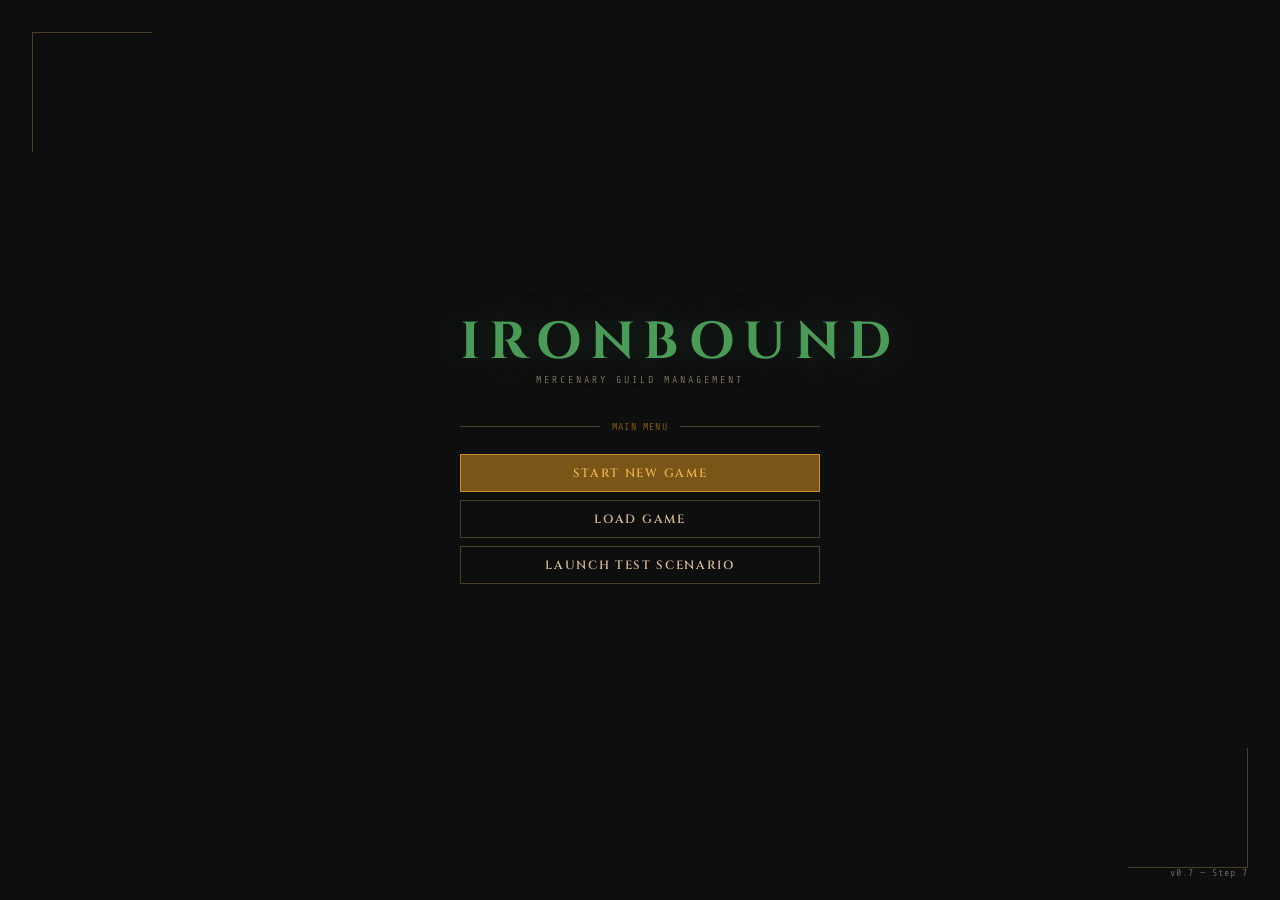
<file: ironbound/version_7.html>
<!DOCTYPE html>
<html lang="en">
<head>
<meta charset="UTF-8">
<meta name="viewport" content="width=device-width, initial-scale=1.0">
<title>Ironbound</title>
<style>
@import url('https://fonts.googleapis.com/css2?family=Cinzel:wght@400;600;700&family=Share+Tech+Mono&family=Crimson+Pro:ital,wght@0,300;0,400;1,300&display=swap');

:root {
  --bg:#0e0e0f; --bg-panel:#141416; --bg-raised:#1c1c1f; --bg-input:#111113;
  --border:#2e2e33; --border-accent:#4a3f28;
  --amber:#c8902a; --amber-dim:#7a5518; --amber-bright:#e8b04a;
  --parchment:#d4b896; --parchment-dim:#7a6a58;
  --text:#c8c0b0; --text-dim:#6a6260; --text-bright:#e8e0d0;
  --red:#8b3030; --red-bright:#c04040;
  --green:#2a5a30; --green-bright:#3a8040;
  --title-green:#4a9a58;
  --mono:'Share Tech Mono',monospace; --serif:'Cinzel',serif; --body:'Crimson Pro',Georgia,serif;
}
*,*::before,*::after{box-sizing:border-box;margin:0;padding:0;}
html,body{width:100%;height:100%;background:var(--bg);color:var(--text);font-family:var(--body);font-size:16px;line-height:1.5;overflow:hidden;}
.hidden{display:none!important;}
.rule{display:flex;align-items:center;gap:12px;color:var(--amber-dim);font-family:var(--mono);font-size:10px;letter-spacing:.12em;}
.rule::before,.rule::after{content:'';flex:1;height:1px;background:var(--border-accent);}
.btn{display:block;width:100%;padding:10px 20px;background:transparent;border:1px solid var(--border-accent);color:var(--parchment);font-family:var(--serif);font-size:12px;font-weight:600;letter-spacing:.14em;text-transform:uppercase;cursor:pointer;transition:background .15s,border-color .15s,color .15s;outline:none;}
.btn:hover{background:var(--amber-dim);border-color:var(--amber);color:var(--amber-bright);}
.btn:active{background:var(--amber);color:var(--bg);}
.btn:disabled{opacity:.35;cursor:not-allowed;background:transparent;border-color:var(--border);color:var(--text-dim);}
.btn-primary{background:var(--amber-dim);border-color:var(--amber);color:var(--amber-bright);}
.btn-primary:hover{background:var(--amber);color:var(--bg);}
.btn-danger{border-color:var(--red);color:var(--red-bright);}
.btn-danger:hover{background:var(--red);color:#fff;}
.btn-sm{width:auto;display:inline-block;padding:5px 14px;font-size:10px;}
label{display:block;font-family:var(--mono);font-size:11px;letter-spacing:.1em;color:var(--parchment-dim);text-transform:uppercase;margin-bottom:5px;}
input[type=text],input[type=number],select{width:100%;background:var(--bg-input);border:1px solid var(--border);color:var(--text-bright);font-family:var(--mono);font-size:13px;padding:7px 9px;outline:none;transition:border-color .15s;}
input[type=text]:focus,input[type=number]:focus,select:focus{border-color:var(--amber-dim);}
input[type=number]{-moz-appearance:textfield;}
input[type=number]::-webkit-outer-spin-button,input[type=number]::-webkit-inner-spin-button{-webkit-appearance:none;}
select{cursor:pointer;appearance:none;-webkit-appearance:none;background-image:url("data:image/svg+xml,%3Csvg xmlns='http://www.w3.org/2000/svg' width='10' height='6'%3E%3Cpath d='M0 0l5 6 5-6z' fill='%236a6260'/%3E%3C/svg%3E");background-repeat:no-repeat;background-position:right 10px center;}
.field-hint{font-family:var(--body);font-style:italic;font-size:13px;color:var(--text-dim);margin-top:3px;}
.field-error{font-family:var(--mono);font-size:11px;color:var(--red-bright);margin-top:3px;display:none;}
.field-error.visible{display:block;}
.field-group{margin-bottom:16px;}
::-webkit-scrollbar{width:5px;}::-webkit-scrollbar-track{background:var(--bg);}::-webkit-scrollbar-thumb{background:var(--border-accent);}

/* ── LAUNCH ── */
#screen-launch{width:100%;height:100%;display:flex;flex-direction:column;align-items:center;justify-content:center;position:relative;background:var(--bg);}
#screen-launch::before,#screen-launch::after{content:'';position:absolute;width:120px;height:120px;border-color:var(--border-accent);border-style:solid;pointer-events:none;}
#screen-launch::before{top:32px;left:32px;border-width:1px 0 0 1px;}
#screen-launch::after{bottom:32px;right:32px;border-width:0 1px 1px 0;}
.launch-inner{width:360px;display:flex;flex-direction:column;}
.launch-title{font-family:var(--serif);font-size:52px;font-weight:700;letter-spacing:.18em;color:var(--title-green);text-align:center;line-height:1;margin-bottom:4px;text-shadow:0 0 40px rgba(74,154,88,.3);}
.launch-subtitle{font-family:var(--mono);font-size:10px;letter-spacing:.3em;text-transform:uppercase;color:var(--parchment-dim);text-align:center;margin-bottom:32px;}
.launch-buttons{display:flex;flex-direction:column;gap:8px;}
.launch-error{margin-top:12px;padding:10px 14px;border:1px solid var(--red);background:rgba(139,48,48,.12);font-family:var(--mono);font-size:11px;color:var(--red-bright);display:none;}
.launch-error.visible{display:block;}
.launch-version{position:absolute;bottom:20px;right:32px;font-family:var(--mono);font-size:10px;color:var(--text-dim);letter-spacing:.1em;}
/* ── WORLD OPTIONS / SCENARIOS ── */
#screen-world-options,#screen-test-scenario{width:100%;height:100%;display:flex;align-items:center;justify-content:center;background:var(--bg);}
.options-panel,.scenario-panel{background:var(--bg-panel);border:1px solid var(--border-accent);padding:32px 38px;}
.options-panel{width:520px;max-height:92vh;overflow-y:auto;}
.scenario-panel{width:520px;}
.options-title,.scenario-title{font-family:var(--serif);font-size:17px;font-weight:600;letter-spacing:.2em;text-transform:uppercase;color:var(--amber);margin-bottom:5px;}
.options-desc,.scenario-desc{font-family:var(--body);font-style:italic;font-size:14px;color:var(--text-dim);margin-bottom:24px;}
.options-section-title{font-family:var(--mono);font-size:10px;letter-spacing:.15em;text-transform:uppercase;color:var(--amber-dim);margin:20px 0 14px;}
.options-actions{display:flex;gap:10px;margin-top:24px;}.options-actions .btn{flex:1;}
.scenario-list{display:flex;flex-direction:column;gap:6px;margin-bottom:20px;}
.scenario-item{border:1px solid var(--border);background:var(--bg-raised);padding:11px 13px;cursor:pointer;transition:border-color .12s,background .12s;}
.scenario-item:hover{border-color:var(--amber-dim);background:#1e1e22;}
.scenario-item.selected{border-color:var(--amber);background:rgba(74,63,40,.2);}
.scenario-item-name{font-family:var(--serif);font-size:12px;font-weight:600;letter-spacing:.1em;color:var(--parchment);margin-bottom:2px;}
.scenario-item-desc{font-family:var(--body);font-style:italic;font-size:12px;color:var(--text-dim);}
.scenario-actions{display:flex;gap:10px;}.scenario-actions .btn{flex:1;}

/* ── GAME SCREEN ── */
#screen-game{width:100%;height:100%;display:flex;flex-direction:column;background:var(--bg);position:relative;}
#toolbar{height:44px;min-height:44px;flex-shrink:0;background:var(--bg-panel);border-bottom:1px solid var(--border);display:flex;align-items:center;padding:0 12px;gap:0;overflow:hidden;}
.toolbar-logo{font-family:var(--serif);font-size:14px;font-weight:700;letter-spacing:.16em;color:var(--amber);flex-shrink:0;margin-right:8px;}
.toolbar-sep{width:1px;height:20px;background:var(--border);flex-shrink:0;margin:0 8px;}
.toolbar-stats{display:flex;align-items:center;gap:0;flex-shrink:1;overflow:hidden;}
.toolbar-stat{display:flex;align-items:center;gap:4px;font-family:var(--mono);font-size:10px;padding:0 8px;flex-shrink:1;white-space:nowrap;}
.toolbar-stat-label{color:var(--text-dim);letter-spacing:.08em;text-transform:uppercase;}
.toolbar-stat-value{color:var(--text-bright);}
.toolbar-stat-value.gold{color:var(--amber);}
.toolbar-spacer{flex:1;min-width:4px;}
.toolbar-actions{display:flex;align-items:center;gap:6px;flex-shrink:0;}
.toolbar-btn{padding:4px 12px;background:transparent;border:1px solid var(--border-accent);color:var(--parchment);font-family:var(--serif);font-size:10px;font-weight:600;letter-spacing:.12em;text-transform:uppercase;cursor:pointer;transition:background .12s,border-color .12s,color .12s;outline:none;white-space:nowrap;}
.toolbar-btn:hover{background:var(--amber-dim);border-color:var(--amber);color:var(--amber-bright);}
.toolbar-btn.devmode-btn{border-color:var(--green);color:var(--green-bright);}
.toolbar-btn.devmode-btn.active{background:rgba(42,90,48,.3);border-color:var(--green-bright);}
.toolbar-btn.end-turn-btn{border-color:var(--amber);color:var(--amber-bright);font-weight:700;}
.toolbar-btn.end-turn-btn:hover{background:var(--amber);color:var(--bg);}
.toolbar-btn.exit-btn{border-color:var(--red);color:var(--red-bright);}
.toolbar-btn.exit-btn:hover{background:var(--red);color:#fff;}
#canvas-area{flex:1;position:relative;overflow:hidden;}
#map-canvas{display:block;width:100%;height:100%;cursor:grab;}
#map-canvas.panning{cursor:grabbing;}
.map-popup{position:absolute;pointer-events:none;background:var(--bg-panel);border:1px solid var(--border-accent);padding:11px 14px;min-width:170px;max-width:230px;font-family:var(--mono);font-size:11px;display:none;z-index:5;}
.map-popup.visible{display:block;}
.map-popup .popup-name{font-family:var(--serif);font-size:13px;font-weight:600;letter-spacing:.12em;color:var(--parchment);margin-bottom:5px;}
.map-popup .popup-tag{font-size:10px;letter-spacing:.1em;text-transform:uppercase;margin-bottom:2px;}
.map-popup .popup-tag.discovered{color:var(--amber-bright);}
.map-popup .popup-tag.undiscovered{color:var(--text-dim);}
.map-popup .popup-tag.dev-info{color:var(--green-bright);}
.map-popup .popup-row{color:var(--text-dim);font-size:10px;margin-top:3px;}
.map-popup .popup-row span{color:var(--text-bright);}
#map-legend{position:absolute;bottom:12px;left:12px;background:rgba(14,14,15,.85);border:1px solid var(--border);padding:7px 11px;font-family:var(--mono);font-size:10px;color:var(--text-dim);letter-spacing:.06em;line-height:2;pointer-events:none;z-index:4;}
#map-legend span{display:inline-block;width:10px;height:10px;margin-right:5px;vertical-align:middle;}
#dev-panel{position:absolute;top:8px;right:8px;width:340px;max-height:calc(100% - 16px);background:rgba(14,14,15,.95);border:1px solid var(--green);overflow-y:auto;font-family:var(--mono);font-size:10px;color:var(--green-bright);padding:10px 12px;line-height:1.7;pointer-events:auto;z-index:10;}
#dev-panel h3{font-family:var(--serif);font-size:11px;color:var(--green-bright);letter-spacing:.15em;text-transform:uppercase;margin-bottom:7px;border-bottom:1px solid var(--green);padding-bottom:5px;}
#dev-panel pre{white-space:pre-wrap;word-break:break-all;font-size:9px;color:#5a8a5a;}
#bottom-panel{height:180px;min-height:180px;background:var(--bg-panel);border-top:1px solid var(--border);display:flex;flex-direction:column;flex-shrink:0;overflow:hidden;}
.bottom-stub{display:flex;align-items:center;justify-content:center;height:100%;font-family:var(--mono);font-size:11px;color:var(--text-dim);letter-spacing:.08em;}
/* Group Panel */
#group-panel{display:flex;flex-direction:column;height:100%;overflow:hidden;}
.gp-header{display:flex;align-items:center;gap:12px;padding:8px 16px;border-bottom:1px solid var(--border);flex-shrink:0;}
.gp-name{font-family:var(--serif);font-size:14px;font-weight:600;letter-spacing:.14em;color:var(--parchment);}
.gp-role{font-family:var(--mono);font-size:10px;letter-spacing:.1em;text-transform:uppercase;color:var(--amber-dim);margin-left:2px;}
.gp-status{font-family:var(--mono);font-size:10px;color:var(--text-dim);margin-left:auto;}
.gp-close{padding:2px 8px;background:transparent;border:1px solid var(--border);color:var(--text-dim);font-family:var(--mono);font-size:10px;cursor:pointer;outline:none;}
.gp-close:hover{border-color:var(--parchment);color:var(--parchment);}
.gp-body{display:flex;flex:1;overflow:hidden;}
.gp-members{flex:0 0 260px;overflow-y:auto;padding:8px 12px;border-right:1px solid var(--border);display:flex;flex-wrap:wrap;gap:4px;align-content:flex-start;}
.gp-member-chip{font-family:var(--mono);font-size:9px;padding:2px 8px;border:1px solid var(--border);color:var(--text);background:var(--bg-raised);white-space:nowrap;}
.gp-actions{flex:1;padding:8px 14px;overflow-y:auto;display:flex;flex-direction:column;gap:6px;}
.gp-section-label{font-family:var(--mono);font-size:9px;letter-spacing:.12em;text-transform:uppercase;color:var(--amber-dim);margin-top:4px;}
.gp-dest-row{display:flex;gap:6px;align-items:center;}
.gp-dest-select{flex:1;font-size:10px;padding:4px 8px;}
.gp-schedule{display:flex;gap:3px;margin-top:2px;}
.sched-slot{width:22px;height:22px;border:1px solid var(--border);background:var(--bg-raised);font-family:var(--mono);font-size:8px;color:var(--text-dim);cursor:pointer;display:flex;align-items:center;justify-content:center;transition:background .1s,border-color .1s,color .1s;user-select:none;}
.sched-slot.rest{background:rgba(122,85,24,.25);border-color:var(--amber-dim);color:var(--amber);}
.gp-transit-info{font-family:var(--mono);font-size:10px;color:var(--amber-dim);padding:3px 0;}
.gp-transit-info span{color:var(--amber);}
/* City overlay */
#city-overlay{position:absolute;inset:0;z-index:20;display:flex;flex-direction:column;background:var(--bg);}
.city-header{display:flex;align-items:center;height:44px;min-height:44px;flex-shrink:0;background:var(--bg-panel);border-bottom:1px solid var(--border);padding:0 16px;}
.city-header-name{font-family:var(--serif);font-size:16px;font-weight:600;letter-spacing:.16em;color:var(--parchment);}
.city-header-hq{font-family:var(--mono);font-size:10px;letter-spacing:.1em;color:var(--amber);margin-left:10px;text-transform:uppercase;}
.city-header-spacer{flex:1;}
.city-close-btn{padding:4px 14px;background:transparent;border:1px solid var(--border);color:var(--text-dim);font-family:var(--mono);font-size:10px;letter-spacing:.1em;cursor:pointer;text-transform:uppercase;outline:none;}
.city-close-btn:hover{border-color:var(--parchment);color:var(--parchment);}
.city-body{display:flex;flex:1;overflow:hidden;}
.city-tabs{width:160px;min-width:160px;flex-shrink:0;background:var(--bg-panel);border-right:1px solid var(--border);display:flex;flex-direction:column;padding:12px 0;gap:2px;overflow-y:auto;}
.city-tab{padding:9px 16px;cursor:pointer;font-family:var(--mono);font-size:11px;letter-spacing:.08em;text-transform:uppercase;color:var(--text-dim);border-left:2px solid transparent;transition:color .12s,border-color .12s,background .12s;}
.city-tab:hover{color:var(--parchment);background:rgba(255,255,255,.03);}
.city-tab.active{color:var(--amber-bright);border-left-color:var(--amber);}
.city-tab-section{padding:6px 16px 2px;font-family:var(--mono);font-size:9px;letter-spacing:.14em;text-transform:uppercase;color:var(--border-accent);margin-top:6px;}
.city-content{flex:1;overflow-y:auto;padding:24px 28px;}
.panel-title{font-family:var(--serif);font-size:16px;font-weight:600;letter-spacing:.18em;text-transform:uppercase;color:var(--amber);margin-bottom:4px;}
.panel-subtitle{font-family:var(--body);font-style:italic;font-size:14px;color:var(--text-dim);margin-bottom:20px;}
.roster-table{width:100%;border-collapse:collapse;font-family:var(--mono);font-size:11px;}
.roster-table th{text-align:left;color:var(--amber-dim);letter-spacing:.1em;text-transform:uppercase;font-size:9px;padding:4px 8px 8px;border-bottom:1px solid var(--border-accent);}
.roster-table td{padding:8px 8px;border-bottom:1px solid var(--border);color:var(--text);vertical-align:top;}
.roster-table tr:hover td{background:rgba(255,255,255,.02);}
.recruit-name{color:var(--parchment);font-size:12px;}.recruit-level{color:var(--amber);}
.recruit-state{font-size:10px;padding:1px 6px;border:1px solid;text-transform:uppercase;letter-spacing:.06em;}
.recruit-state.available{border-color:var(--green);color:var(--green-bright);}
.recruit-state.deployed{border-color:var(--amber-dim);color:var(--amber);}
.trait-badge{display:inline-block;font-size:9px;padding:1px 5px;border:1px solid var(--border-accent);color:var(--parchment-dim);margin-right:3px;margin-bottom:2px;text-transform:uppercase;letter-spacing:.06em;}
.hire-grid{display:flex;flex-direction:column;gap:6px;}
.hire-card{background:var(--bg-raised);border:1px solid var(--border);padding:10px 14px;display:flex;align-items:center;gap:14px;}
.hire-card:hover{border-color:var(--amber-dim);}
.hire-card-name{font-family:var(--serif);font-size:13px;color:var(--parchment);min-width:120px;}
.hire-card-stats{flex:1;font-family:var(--mono);font-size:10px;color:var(--text-dim);}
.hire-card-stats span{color:var(--text);}
.hire-card-cost{font-family:var(--mono);font-size:12px;color:var(--amber);min-width:70px;text-align:right;}
.hire-card-btn{flex-shrink:0;}
.group-list{display:flex;flex-direction:column;gap:6px;margin-bottom:16px;}
.group-card{background:var(--bg-raised);border:1px solid var(--border);padding:10px 14px;}
.group-card-header{display:flex;align-items:center;gap:10px;margin-bottom:4px;}
.group-card-name{font-family:var(--serif);font-size:13px;color:var(--parchment);}
.group-card-role{font-family:var(--mono);font-size:9px;letter-spacing:.1em;text-transform:uppercase;color:var(--amber-dim);padding:1px 5px;border:1px solid var(--amber-dim);}
.group-card-loc{font-family:var(--mono);font-size:10px;color:var(--text-dim);margin-left:auto;}
.group-card-members{font-family:var(--mono);font-size:10px;color:var(--text-dim);}
.group-card-members span{color:var(--text);}
.group-create-form{background:var(--bg-raised);border:1px solid var(--border-accent);padding:14px 16px;margin-top:12px;}
.group-create-title{font-family:var(--serif);font-size:12px;font-weight:600;letter-spacing:.1em;color:var(--parchment);margin-bottom:10px;}
.create-row{display:flex;gap:8px;margin-bottom:8px;align-items:center;}
.create-row label{margin-bottom:0;min-width:60px;}
.member-select-grid{display:flex;flex-wrap:wrap;gap:4px;margin:8px 0;}
.member-toggle{font-family:var(--mono);font-size:10px;padding:3px 8px;border:1px solid var(--border);background:transparent;color:var(--text-dim);cursor:pointer;transition:border-color .1s,color .1s,background .1s;}
.member-toggle.selected{border-color:var(--amber);color:var(--amber-bright);background:rgba(122,85,24,.2);}
.member-toggle:disabled{opacity:.35;cursor:not-allowed;}
.stub-panel{text-align:center;padding:48px 24px;color:var(--text-dim);font-family:var(--mono);font-size:11px;letter-spacing:.08em;line-height:2.2;}
.stub-panel strong{display:block;font-family:var(--serif);font-size:14px;color:var(--parchment);margin-bottom:8px;letter-spacing:.12em;}
.task-row{display:flex;align-items:center;gap:14px;padding:10px 0;border-bottom:1px solid var(--border);}
.task-row:last-child{border-bottom:none;}
.task-name{font-family:var(--serif);font-size:12px;font-weight:600;color:var(--parchment);min-width:180px;}
.task-effect{font-family:var(--body);font-style:italic;font-size:13px;color:var(--text-dim);flex:1;}
.task-count{font-family:var(--mono);font-size:11px;color:var(--text-dim);}
.task-count span{color:var(--amber);}
/* POI Layout overlay */
#poi-overlay{position:absolute;inset:0;z-index:20;display:flex;flex-direction:column;background:var(--bg);}
.poi-header{display:flex;align-items:center;height:44px;min-height:44px;flex-shrink:0;background:var(--bg-panel);border-bottom:1px solid var(--border);padding:0 16px;gap:12px;}
.poi-header-name{font-family:var(--serif);font-size:15px;font-weight:600;letter-spacing:.14em;color:var(--parchment);}
.poi-header-type{font-family:var(--mono);font-size:10px;letter-spacing:.1em;text-transform:uppercase;color:var(--amber-dim);}
.poi-header-spacer{flex:1;}
.poi-header-meta{font-family:var(--mono);font-size:10px;color:var(--text-dim);}
.poi-header-meta span{color:var(--amber);}
.poi-body{display:flex;flex:1;overflow:hidden;}
#poi-graph-canvas{display:block;cursor:pointer;}
.poi-graph-wrap{flex:1;position:relative;overflow:hidden;background:var(--bg);}
.poi-sidebar{width:200px;min-width:200px;flex-shrink:0;background:var(--bg-panel);border-left:1px solid var(--border);padding:16px 14px;overflow-y:auto;display:flex;flex-direction:column;gap:6px;}
.poi-sidebar-section{font-family:var(--mono);font-size:9px;letter-spacing:.14em;text-transform:uppercase;color:var(--amber-dim);margin-bottom:4px;}
.poi-sidebar-row{font-family:var(--mono);font-size:10px;color:var(--text-dim);margin-bottom:3px;}
.poi-sidebar-row span{color:var(--text);}
.poi-sidebar-row.dev{color:var(--green-bright);font-size:9px;}
.poi-sidebar-hint{font-family:var(--body);font-style:italic;font-size:12px;color:var(--text-dim);margin-top:6px;line-height:1.5;}
.poi-back-btn{padding:5px 12px;background:transparent;border:1px solid var(--border);color:var(--text-dim);font-family:var(--mono);font-size:10px;letter-spacing:.08em;cursor:pointer;text-transform:uppercase;outline:none;transition:border-color .12s,color .12s;flex-shrink:0;}
.poi-back-btn:hover{border-color:var(--parchment);color:var(--parchment);}
/* Zone Detail overlay */
#zone-overlay{position:absolute;inset:0;z-index:30;display:flex;flex-direction:column;background:var(--bg);}
.zone-header{display:flex;align-items:center;height:44px;min-height:44px;flex-shrink:0;background:var(--bg-panel);border-bottom:1px solid var(--border);padding:0 16px;gap:12px;}
.zone-header-name{font-family:var(--serif);font-size:15px;font-weight:600;letter-spacing:.14em;color:var(--parchment);}
.zone-header-state{font-family:var(--mono);font-size:10px;letter-spacing:.1em;text-transform:uppercase;padding:2px 8px;border:1px solid;}
.zone-header-state.scouted{border-color:var(--green);color:var(--green-bright);}
.zone-header-state.unknown{border-color:var(--text-dim);color:var(--text-dim);}
.zone-header-spacer{flex:1;}
.zone-header-conds{font-family:var(--mono);font-size:10px;color:var(--text-dim);}
.zone-header-conds span{color:var(--amber-dim);}
.zone-body{display:flex;flex:1;overflow:hidden;}
.zone-objects-pane{flex:1;overflow-y:auto;padding:16px 20px;}
.zone-sidebar{width:260px;min-width:260px;flex-shrink:0;background:var(--bg-panel);border-left:1px solid var(--border);padding:14px 14px;overflow-y:auto;display:flex;flex-direction:column;gap:0;}
.zone-section-title{font-family:var(--mono);font-size:9px;letter-spacing:.14em;text-transform:uppercase;color:var(--amber-dim);margin:14px 0 6px;}
.zone-section-title:first-child{margin-top:0;}
.zone-unknown-msg{font-family:var(--body);font-style:italic;font-size:13px;color:var(--text-dim);padding:20px 0;}
/* Object entries */
.obj-entry{display:flex;align-items:flex-start;gap:10px;padding:7px 0;border-bottom:1px solid var(--border);}
.obj-entry:last-child{border-bottom:none;}
.obj-icon{width:26px;height:26px;flex-shrink:0;display:flex;align-items:center;justify-content:center;font-family:var(--mono);font-size:9px;color:var(--text-dim);}
.obj-icon.sq{background:var(--bg-raised);border:1px solid var(--border);}
.obj-icon.rh{background:var(--bg-raised);border:1px solid var(--amber-dim);clip-path:polygon(50% 0%,100% 50%,50% 100%,0% 50%);}
.obj-icon.dev-icon{border-color:var(--green);}
.obj-info{flex:1;}
.obj-name{font-family:var(--serif);font-size:12px;color:var(--parchment);margin-bottom:2px;}
.obj-name.known-name{color:var(--text-dim);font-style:italic;}
.obj-type{font-family:var(--mono);font-size:9px;letter-spacing:.08em;text-transform:uppercase;color:var(--text-dim);}
.obj-gold{font-family:var(--mono);font-size:9px;color:var(--amber);margin-top:1px;}
.obj-dev-vals{font-family:var(--mono);font-size:9px;color:var(--green-bright);margin-top:2px;}
.obj-awareness{font-family:var(--mono);font-size:9px;letter-spacing:.08em;text-transform:uppercase;padding:1px 5px;border:1px solid;margin-left:auto;flex-shrink:0;align-self:center;}
.obj-awareness.located{border-color:var(--amber-bright);color:var(--amber-bright);}
.obj-awareness.known{border-color:var(--parchment-dim);color:var(--parchment-dim);}
.obj-awareness.undisc{border-color:var(--text-dim);color:var(--text-dim);}
/* ── ACTION UI (Zone Sidebar) ── */
.group-in-zone{margin-bottom:10px;padding:8px 10px;background:var(--bg-raised);border:1px solid var(--border);}
.group-in-zone-name{font-family:var(--serif);font-size:11px;font-weight:600;color:var(--parchment);margin-bottom:5px;}
.member-action-row{display:flex;align-items:center;gap:6px;margin-bottom:4px;}
.member-chip-sel{font-family:var(--mono);font-size:9px;padding:2px 7px;border:1px solid var(--border);background:transparent;color:var(--text-dim);cursor:pointer;transition:border-color .1s,color .1s,background .1s;outline:none;white-space:nowrap;}
.member-chip-sel.active{border-color:var(--amber);color:var(--amber-bright);background:rgba(122,85,24,.15);}
.action-progress-wrap{flex:1;}
.action-label{font-family:var(--mono);font-size:9px;color:var(--text-dim);margin-bottom:2px;text-transform:uppercase;letter-spacing:.06em;}
.action-bar-track{height:5px;background:var(--bg-input);border:1px solid var(--border);position:relative;}
.action-bar-fill{position:absolute;top:0;left:0;height:100%;background:var(--amber-dim);transition:width .3s;}
.action-bar-fill.scout{background:var(--amber-dim);}
.action-bar-fill.search{background:#5a6a30;}
.action-bar-fill.conceal{background:#3a4a5a;}
.action-bar-fill.hide{background:#3a5a4a;}
.action-bar-fill.rest{background:var(--green);}
.action-assign-section{margin-top:10px;}
.action-btn-grid{display:flex;flex-wrap:wrap;gap:4px;margin-top:4px;}
.zone-action-btn{padding:4px 10px;background:transparent;border:1px solid var(--border-accent);color:var(--parchment);font-family:var(--mono);font-size:9px;letter-spacing:.06em;cursor:pointer;text-transform:uppercase;outline:none;transition:background .1s,border-color .1s,color .1s;}
.zone-action-btn:hover{background:var(--amber-dim);border-color:var(--amber);color:var(--amber-bright);}
.zone-action-btn:disabled{opacity:.35;cursor:not-allowed;}
.zone-action-btn.active-action{border-color:var(--amber);color:var(--amber-bright);background:rgba(122,85,24,.15);}
.target-picker{margin-top:5px;}
.target-picker select{font-size:10px;padding:4px 8px;}
.selected-member-info{font-family:var(--mono);font-size:10px;color:var(--text-dim);margin-bottom:4px;}
.selected-member-info strong{color:var(--parchment);}
.no-group-msg{font-family:var(--body);font-style:italic;font-size:12px;color:var(--text-dim);margin-top:6px;}
.action-event-log{font-family:var(--mono);font-size:9px;color:var(--green-bright);margin-top:4px;line-height:1.6;max-height:60px;overflow-y:auto;}
/* Move zone */
.zone-adj-btn{display:block;width:100%;margin-bottom:4px;padding:4px 10px;background:transparent;border:1px solid var(--border);color:var(--text-dim);font-family:var(--mono);font-size:9px;letter-spacing:.06em;cursor:pointer;text-transform:uppercase;outline:none;text-align:left;transition:border-color .1s,color .1s;}
.zone-adj-btn:hover{border-color:var(--parchment);color:var(--parchment);}
.zone-adj-btn.scouted{border-color:var(--green);color:var(--green-bright);}
/* Confirm dialog */
#confirm-overlay{position:fixed;inset:0;background:rgba(0,0,0,.7);z-index:100;display:flex;align-items:center;justify-content:center;}
.confirm-box{background:var(--bg-panel);border:1px solid var(--border-accent);padding:28px 32px;width:380px;text-align:center;}
.confirm-title{font-family:var(--serif);font-size:15px;font-weight:600;letter-spacing:.14em;color:var(--parchment);margin-bottom:10px;}
.confirm-msg{font-family:var(--body);font-size:14px;color:var(--text-dim);margin-bottom:22px;line-height:1.6;}
.confirm-actions{display:flex;gap:10px;}.confirm-actions .btn{flex:1;}
/* Toast */
#toast-container{position:fixed;bottom:196px;left:50%;transform:translateX(-50%);display:flex;flex-direction:column;align-items:center;gap:8px;pointer-events:none;z-index:9999;}
.toast{padding:8px 16px;background:var(--bg-panel);border:1px solid var(--border-accent);font-family:var(--mono);font-size:11px;color:var(--parchment);letter-spacing:.08em;animation:toast-in .2s ease,toast-out .3s ease 2.5s forwards;pointer-events:none;}
.toast.error{border-color:var(--red);color:var(--red-bright);}
.toast.success{border-color:var(--green-bright);color:var(--green-bright);}
@keyframes toast-in{from{opacity:0;transform:translateY(6px)}to{opacity:1;transform:translateY(0)}}
@keyframes toast-out{from{opacity:1}to{opacity:0}}
</style>
</head>
<body>
<!-- LAUNCH -->
<div id="screen-launch">
  <div class="launch-inner">
    <div class="launch-title">IRONBOUND</div>
    <div class="launch-subtitle">Mercenary Guild Management</div>
    <div class="rule">MAIN MENU</div><div style="margin-bottom:20px"></div>
    <div class="launch-buttons">
      <button class="btn btn-primary" id="btn-new-game">Start New Game</button>
      <button class="btn" id="btn-load-game">Load Game</button>
      <button class="btn" id="btn-test-scenario">Launch Test Scenario</button>
    </div>
    <div class="launch-error" id="launch-error"></div>
  </div>
  <input type="file" id="file-load-input" accept=".json" style="display:none">
  <div class="launch-version">v0.7 — Step 7</div>
</div>
<!-- WORLD OPTIONS -->
<div id="screen-world-options" class="hidden">
  <div class="options-panel">
    <div class="options-title">World Options</div>
    <div class="options-desc">Configure the parameters of the new world. All fields have defaults.</div>
    <div class="rule">ORGANIZATION</div><div style="margin-top:14px"></div>
    <div class="field-group"><label for="opt-org-name">Organization Name</label><input type="text" id="opt-org-name" value="The Guild" maxlength="40"><div class="field-error" id="err-org-name">Name cannot be empty.</div></div>
    <div class="field-group"><label for="opt-gold">Starting Gold</label><input type="number" id="opt-gold" value="4200" min="0"></div>
    <div class="field-group"><label for="opt-chars">Starting Characters</label><input type="number" id="opt-chars" value="0" min="0" max="9"><div class="field-hint">Recruits placed in roster at game start (0–9).</div><div class="field-error" id="err-chars">Must be between 0 and 9.</div></div>
    <div class="options-section-title">World</div>
    <div class="field-group"><label for="opt-map-size">Map Size</label><input type="number" id="opt-map-size" value="128" min="64" max="256"><div class="field-hint">Width and height in tile units (64–256).</div><div class="field-error" id="err-map-size">Must be between 64 and 256.</div></div>
    <div class="field-group"><label for="opt-target-pois">Target World POIs</label><input type="number" id="opt-target-pois" value="20" min="10" max="50"><div class="field-error" id="err-target-pois">Must be between 10 and 50.</div></div>
    <div class="field-group"><label for="opt-known-pois">Target Publicly Known POIs</label><input type="number" id="opt-known-pois" value="8" min="6"><div class="field-hint">POIs spawning as Discovered by default (6–Target world POIs).</div><div class="field-error" id="err-known-pois">Must be between 6 and Target world POIs.</div></div>
    <div class="options-actions"><button class="btn" id="btn-options-back">Cancel</button><button class="btn btn-primary" id="btn-options-confirm">Confirm &amp; Start</button></div>
  </div>
</div>
<!-- TEST SCENARIO -->
<div id="screen-test-scenario" class="hidden">
  <div class="scenario-panel">
    <div class="scenario-title">Test Scenarios</div>
    <div class="scenario-desc">Select a pre-defined scenario to test a specific system.</div>
    <div class="scenario-list" id="scenario-list"></div>
    <div class="scenario-actions"><button class="btn" id="btn-scenario-back">Back</button><button class="btn btn-primary" id="btn-scenario-launch" disabled>Launch Scenario</button></div>
  </div>
</div>
<!-- GAME SCREEN -->
<div id="screen-game" class="hidden">
  <div id="toolbar">
    <span class="toolbar-logo">IRONBOUND</span>
    <div class="toolbar-sep"></div>
    <div class="toolbar-stats">
      <div class="toolbar-stat"><span class="toolbar-stat-label">Turn</span>&nbsp;<span class="toolbar-stat-value" id="tb-turn">1</span></div>
      <div class="toolbar-stat"><span class="toolbar-stat-label">Day</span>&nbsp;<span class="toolbar-stat-value" id="tb-day">1</span></div>
      <div class="toolbar-stat"><span class="toolbar-stat-label">Gold</span>&nbsp;<span class="toolbar-stat-value gold" id="tb-gold">0</span></div>
      <div class="toolbar-stat"><span class="toolbar-stat-label">Roster</span>&nbsp;<span class="toolbar-stat-value" id="tb-roster">0</span></div>
      <div class="toolbar-stat"><span class="toolbar-stat-label">POIs</span>&nbsp;<span class="toolbar-stat-value" id="tb-pois">0</span></div>
    </div>
    <div class="toolbar-spacer"></div>
    <div class="toolbar-actions">
      <button class="toolbar-btn devmode-btn" id="btn-devmode">DEV</button>
      <button class="toolbar-btn" id="btn-save">Save</button>
      <button class="toolbar-btn end-turn-btn" id="btn-end-turn">End Turn</button>
      <button class="toolbar-btn exit-btn" id="btn-exit">Exit</button>
    </div>
  </div>
  <div id="canvas-area">
    <canvas id="map-canvas"></canvas>
    <div class="map-popup" id="map-popup">
      <div class="popup-name" id="popup-name">—</div>
      <div class="popup-tag"  id="popup-tag"></div>
      <div class="popup-row"  id="popup-row1"></div>
      <div class="popup-row"  id="popup-row2"></div>
      <div class="popup-row"  id="popup-dev" style="display:none"></div>
    </div>
    <div id="map-legend">
      <span style="background:#2d4a2a"></span>Forest &nbsp;<span style="background:#3a3a28"></span>Plains &nbsp;<span style="background:#3a3530"></span>Hills &nbsp;<span style="background:#1a2a3a"></span>Water
    </div>
    <div id="dev-panel" class="hidden"><h3>⬡ Dev Mode — Game State</h3><pre id="dev-state-dump"></pre></div>
  </div>
  <div id="bottom-panel">
    <div class="bottom-stub" id="bottom-stub">Click a group token on the map · Click a Discovered POI to explore</div>
    <div id="group-panel" class="hidden">
      <div class="gp-header">
        <span class="gp-name" id="gp-name">—</span><span class="gp-role" id="gp-role"></span>
        <span class="gp-status" id="gp-status"></span><button class="gp-close" id="gp-close">✕</button>
      </div>
      <div class="gp-body">
        <div class="gp-members" id="gp-members"></div>
        <div class="gp-actions" id="gp-actions"></div>
      </div>
    </div>
  </div>
  <!-- CITY OVERLAY -->
  <div id="city-overlay" class="hidden">
    <div class="city-header">
      <span class="city-header-name" id="city-header-name">City</span>
      <span class="city-header-hq hidden" id="city-header-hq">⬡ HQ</span>
      <div class="city-header-spacer"></div>
      <button class="city-close-btn" id="btn-close-city">← Back to Map</button>
    </div>
    <div class="city-body">
      <div class="city-tabs" id="city-tabs"></div>
      <div class="city-content" id="city-content"></div>
    </div>
  </div>
  <!-- POI LAYOUT OVERLAY -->
  <div id="poi-overlay" class="hidden">
    <div class="poi-header">
      <button class="poi-back-btn" id="btn-close-poi">← Map</button>
      <span class="poi-header-name" id="poi-header-name">POI</span>
      <span class="poi-header-type" id="poi-header-type"></span>
      <div class="poi-header-spacer"></div>
      <span class="poi-header-meta">Despawn: <span id="poi-header-timer">—</span> turns</span>
    </div>
    <div class="poi-body">
      <div class="poi-graph-wrap" id="poi-graph-wrap"><canvas id="poi-graph-canvas"></canvas></div>
      <div class="poi-sidebar" id="poi-sidebar"></div>
    </div>
  </div>
  <!-- ZONE DETAIL OVERLAY -->
  <div id="zone-overlay" class="hidden">
    <div class="zone-header">
      <button class="poi-back-btn" id="btn-close-zone">← Zones</button>
      <span class="zone-header-name" id="zone-header-name">Zone</span>
      <span class="zone-header-state" id="zone-header-state"></span>
      <div class="zone-header-spacer"></div>
      <span class="zone-header-conds" id="zone-header-conds"></span>
    </div>
    <div class="zone-body">
      <div class="zone-objects-pane" id="zone-objects-pane"></div>
      <div class="zone-sidebar" id="zone-sidebar"></div>
    </div>
  </div>
</div>
<!-- CONFIRM -->
<div id="confirm-overlay" class="hidden">
  <div class="confirm-box">
    <div class="confirm-title" id="confirm-title">Confirm</div>
    <div class="confirm-msg"   id="confirm-msg"></div>
    <div class="confirm-actions">
      <button class="btn" id="confirm-cancel">Cancel</button>
      <button class="btn btn-danger" id="confirm-ok">Confirm</button>
    </div>
  </div>
</div>
<div id="toast-container"></div>

<script>
'use strict';
/* ═══════════════ CONSTANTS ═══════════════ */
const VERSION='0.7-step7',AUTOSAVE_KEY='ironbound_autosave',AUTOSAVE_EVERY=5;
const PLAYER_FACTION='player';

/* ═══════════════ TIME ═══════════════ */
const TIME={
  turnToDay:t=>Math.floor((t-1)/6)+1,
  turnToWeek:t=>Math.floor((TIME.turnToDay(t)-1)/7)+1,
  isFirstTurnOfDay:t=>((t-1)%6)===0,
  isFirstTurnOfWeek:t=>TIME.isFirstTurnOfDay(t)&&((TIME.turnToDay(t)-1)%7===0),
  isUpkeepTurn:t=>{const d=TIME.turnToDay(t);return((d-1)%30)===29&&TIME.isFirstTurnOfDay(t);},
  dayTurnIndex:t=>(t-1)%6,
};

/* ═══════════════ PRNG ═══════════════ */
function makePRNG(seed){
  let s=seed>>>0;
  return{
    next(){s+=0x6D2B79F5;let t=Math.imul(s^(s>>>15),1|s);t^=t+Math.imul(t^(t>>>7),61|t);return((t^(t>>>14))>>>0)/4294967296;},
    int(lo,hi){return Math.floor(this.next()*(hi-lo+1))+lo;},
    pick(a){return a[this.int(0,a.length-1)];},
    float(lo,hi){return this.next()*(hi-lo)+lo;},
  };
}
/* ═══════════════ NOISE ═══════════════ */
function makeNoise(seed){
  const r=makePRNG(seed),SZ=256,t=new Float32Array(SZ*SZ);
  for(let i=0;i<t.length;i++)t[i]=r.next();
  function s(x,y){const xi=Math.floor(x)&(SZ-1),yi=Math.floor(y)&(SZ-1),xf=x-Math.floor(x),yf=y-Math.floor(y);const u=xf*xf*(3-2*xf),v=yf*yf*(3-2*yf);const a=t[yi*SZ+xi],b=t[yi*SZ+((xi+1)&(SZ-1))],c=t[((yi+1)&(SZ-1))*SZ+xi],d=t[((yi+1)&(SZ-1))*SZ+((xi+1)&(SZ-1))];return a+(b-a)*u+(c-a)*v+(a-b-c+d)*u*v;}
  return(x,y)=>s(x*.015,y*.015)*.65+s(x*.045,y*.045)*.35;
}

/* ═══════════════ NAMES ═══════════════ */
const CITY_PFX=['Iron','Stone','Red','Ash','Gold','Silver','Dark','Crow','Wolf','Bear','Storm','Frost'];
const CITY_SFX=['hold','ford','gate','bridge','haven','wall','keep','march','vale','wick','crest','moor'];
const POI_ADJ=['Ancient','Forgotten','Cursed','Crumbling','Hidden','Haunted','Overgrown','Sunken'];
const POI_NOUN=['Halls','Outpost','Den','Remains','Hollow','Depths','Sanctuary','Warrens'];
const ZONE_NAMES=['Entry Hall','North Wing','East Passage','Vault','Inner Chamber','Deep Corridor','Outer Court','Collapsed Passage','Guard Post','Storage Room','Hidden Room','Lower Level','Upper Level','Main Hall','Side Chamber','Ruined Annex','Dark Hollow','Sunken Path','Overgrown Clearing','Rock Face'];
const R_FIRST=['Aldric','Maren','Torvin','Sela','Brynn','Calder','Isra','Daven','Lyss','Ranek','Wren','Corvin','Tessa','Harken','Sove','Orin','Pell','Aida','Zuren','Feth'];
const R_LAST=['Ashworth','Coldmere','Dunwall','Irenfeld','Blackthorn','Greaves','Hollow','Strant','Vorne','Embers','Crane','Dunmore','Ferris','Gale','Holst','Irith','Kael','Lorne','Mast','Nadren'];
function cityName(rng){return rng.pick(CITY_PFX)+rng.pick(CITY_SFX);}
function poiName(rng){return rng.pick(POI_ADJ)+' '+rng.pick(POI_NOUN);}
function recruitName(rng){return rng.pick(R_FIRST)+' '+rng.pick(R_LAST);}

/* ═══════════════ TRAITS ═══════════════ */
const TRAIT_DEFS={Loyal:{exclusive:'Disloyal'},Disloyal:{exclusive:'Loyal'},Provident:{exclusive:null},Strong:{exclusive:'Weak'},Weak:{exclusive:'Strong'},Dexterous:{exclusive:'Clumsy'},Clumsy:{exclusive:'Dexterous'},Intelligent:{exclusive:null},Watchful:{exclusive:'Dumb'},Dumb:{exclusive:'Watchful'},Fast:{exclusive:'Slow'},Slow:{exclusive:'Fast'},Resilient:{exclusive:'Fragile'},Fragile:{exclusive:'Resilient'},Greedy:{exclusive:null}};
const TRAIT_NAMES=Object.keys(TRAIT_DEFS);
function applyTraits(chars,traits){
  const c={...chars};
  if(traits.includes('Intelligent'))c.level=Math.min(10,c.level+1);
  if(traits.includes('Strong'))c.health+=2;if(traits.includes('Weak'))c.health-=2;
  if(traits.includes('Resilient'))c.health+=10;if(traits.includes('Fragile'))c.health-=20;
  if(traits.includes('Slow'))c.health+=5;
  if(traits.includes('Fast'))c.health=Math.round(c.health*.90);
  if(traits.includes('Strong'))c.strength=Math.round(c.strength*1.10);if(traits.includes('Weak'))c.strength=Math.round(c.strength*.85);
  if(traits.includes('Dexterous'))c.dexterity=Math.round(c.dexterity*1.10);if(traits.includes('Clumsy'))c.dexterity=Math.round(c.dexterity*.85);
  if(traits.includes('Watchful'))c.perception=Math.round(c.perception*1.15);if(traits.includes('Dumb'))c.perception=Math.round(c.perception*.70);
  if(traits.includes('Intelligent'))c.perception=Math.round(c.perception*1.05);
  if(traits.includes('Fast'))c.movementSpeed=Math.round(c.movementSpeed*1.20);if(traits.includes('Slow'))c.movementSpeed=Math.round(c.movementSpeed*.90);
  if(traits.includes('Loyal'))c.loyalty=30;
  return c;
}
function rollTraits(rng){
  const roll=rng.next();if(roll<.40)return[];
  const pool=[...TRAIT_NAMES],t1=rng.pick(pool);if(roll<.85)return[t1];
  const excl=TRAIT_DEFS[t1].exclusive,pool2=pool.filter(t=>t!==t1&&t!==excl);
  if(!pool2.length)return[t1];const t2=rng.pick(pool2);
  if(TRAIT_DEFS[t2].exclusive===t1)return[t1];return[t1,t2];
}

/* ═══════════════ RECRUIT FACTORY ═══════════════ */
function makeId(){return Math.random().toString(36).slice(2,10);}
function generateRecruit(rng,level){
  const lvl=level??rng.int(4,7);
  const base={health:rng.int(90,130),regeneration:rng.int(3,8),movementSpeed:rng.int(8,12),baseCarryCapacity:rng.int(5,10),strength:rng.int(6,14),dexterity:rng.int(6,14),perception:rng.int(5,12),loyalty:rng.int(10,20),level:lvl};
  const traits=rollTraits(rng),chars=applyTraits(base,traits);
  const{level:fl,...rest}=chars;
  let br=rng.int(8,14);if(traits.includes('Greedy'))br=Math.ceil(br*1.10);
  return{id:makeId(),name:recruitName(rng),portrait:'default',race:'human',level:fl,upkeepBaseRate:br,traits,
    characteristics:{health:rest.health,regeneration:rest.regeneration,movementSpeed:rest.movementSpeed,baseCarryCapacity:rest.baseCarryCapacity,strength:rest.strength,dexterity:rest.dexterity,perception:rest.perception,loyalty:Math.max(1,Math.min(30,rest.loyalty))},
    equipment:{garment:null,head:null,backpack:null,trinket:null,trinket2:null},
    inventory:[],statusEffects:[],wounds:[],hunger:{stage:'Hunger',charges:0},incapacitated:null,state:'Available',
    // Action state — persists between turns
    _zoneAction:{type:null,targetObjectId:null,progress:0},
  };
}
function generateHirePool(seed,count=6){const rng=makePRNG(seed),pool=[];for(let i=0;i<count;i++){const r=generateRecruit(rng);r._hiringCost=r.upkeepBaseRate*r.level*3;pool.push(r);}return pool;}
function refreshHirePool(gs){const week=TIME.turnToWeek(gs.turn);gs._hirePoolSeed=(gs.world._seed^(week*0x9E3779B9))>>>0;gs._hirePool=generateHirePool(gs._hirePoolSeed);}

/* ═══════════════ GROUP FACTORY ═══════════════ */
function makeGroup(opts={}){
  return{id:makeId(),name:opts.name??'New Group',role:opts.role??'Scout',memberIds:opts.memberIds??[],locationPoiId:null,locationZoneId:null,currentCityId:opts.cityId??null,inTransitTo:null,_transitProgress:0,schedule:[false,false,false,false,false,true],taskList:[],config:{zoneTravelAllowed:true,giveUpTurnCount:7,overrideMaintenanceLifecycle:false}};
}
function groupSpeed(group,org){if(!group.memberIds.length)return 10;let min=Infinity;for(const id of group.memberIds){const r=org.recruits.find(r=>r.id===id);if(r)min=Math.min(min,r.characteristics.movementSpeed);}return min===Infinity?10:min;}
function locationCoords(type,id,world){if(type==='city'){const c=world.cities.find(c=>c.id===id);return c?{x:c.x+.5,y:c.y+.5}:null;}const p=world.pois.find(p=>p.id===id);return p?{x:p.x+.5,y:p.y+.5}:null;}
function groupCoords(group,world){
  if(group.currentCityId){const c=world.cities.find(c=>c.id===group.currentCityId);if(c)return{x:c.x+.5,y:c.y+.5};}
  if(group.locationPoiId){const p=world.pois.find(p=>p.id===group.locationPoiId);if(p)return{x:p.x+.5,y:p.y+.5};}
  if(group.inTransitTo&&group._transitFrom&&group._transitTo){const f=group._transitProgress??0;return{x:group._transitFrom.x+(group._transitTo.x-group._transitFrom.x)*f,y:group._transitFrom.y+(group._transitTo.y-group._transitFrom.y)*f};}
  return null;
}
function turnsToTravel(group,type,id,world,org){const from=groupCoords(group,world),to=locationCoords(type,id,world);if(!from||!to)return null;return Math.ceil(Math.hypot(to.x-from.x,to.y-from.y)/groupSpeed(group,org));}
function assignTravel(group,type,id,world,org){
  const from=groupCoords(group,world),to=locationCoords(type,id,world);if(!from||!to)return;
  group.inTransitTo={type,targetId:id};group._transitFrom={...from};group._transitTo={...to};
  group._transitTotalDist=Math.hypot(to.x-from.x,to.y-from.y);group._transitProgress=0;
  group.currentCityId=null;group.locationPoiId=null;group.locationZoneId=null;group.state='travelling';
}
function advanceGroupTravel(group,world,org){
  if(!group.inTransitTo)return false;
  const spd=groupSpeed(group,org),total=group._transitTotalDist??1;
  group._transitProgress=Math.min(1,(group._transitProgress??0)+spd/total);
  if(group._transitProgress>=1){
    const{type,targetId}=group.inTransitTo;
    if(type==='city'){
      group.currentCityId=targetId;
    } else {
      group.locationPoiId=targetId;
      // On arrival at a POI, enter the entry zone
      const poi=world.pois.find(p=>p.id===targetId);
      if(poi){
        if(!poi.zones||!poi.zones.length){
          const rng=makePRNG(poi.id.split('').reduce((h,c)=>Math.imul(31,h)+c.charCodeAt(0)|0,0));
          generateZones(poi,rng);
        }
        if(poi.zones.length){
          group.locationZoneId=poi.zones[0].id;
          initFactionForZone(PLAYER_FACTION,poi.zones[0]);
          poi.zones[0].state='Scouted';
        }
      }
    }
    group.inTransitTo=null;group._transitFrom=null;group._transitTo=null;group._transitProgress=0;group.state=undefined;
    if(org)for(const id of group.memberIds){const r=org.recruits.find(r=>r.id===id);if(r)r.state='Available';}
    return true;
  }
  return false;
}

/* ═══════════════════════════════════════════════════════
   ACTION SYSTEM  (Section 4.8)
═══════════════════════════════════════════════════════ */
/* Action definitions per GDD Section 4.8.2, 4.8.5 */
const ACTIONS={
  scout_zone:{
    label:'Scout Zone',apCost:5,threshold:100,
    factors:[{s:'level',m:1},{s:'perception',m:2.5},{s:'movementSpeed',m:0.1}],
    barClass:'scout',
  },
  search_for:{
    label:'Search For',apCost:5,threshold:100,
    factors:[{s:'level',m:1},{s:'perception',m:2.5},{s:'movementSpeed',m:0.1}],
    requiresTarget:true,barClass:'search',
  },
  conceal:{
    label:'Conceal',apCost:5,threshold:100,
    factors:[{s:'dexterity',m:1.5},{s:'perception',m:1}],
    requiresTarget:true,barClass:'conceal',
  },
  hide:{
    label:'Hide',apCost:5,threshold:100,
    factors:[{s:'dexterity',m:1.5},{s:'perception',m:0.5},{s:'movementSpeed',m:0.5}],
    barClass:'hide',
  },
  rest:{
    label:'Rest',apCost:46,threshold:100,
    fixedProgress:100,  // one attempt = instant execution
    barClass:'rest',
  },
};

/* Effective AP cost including head-wound modifier (Section 4.8.2)
   Placeholder: no wounds yet, so increase=0 always */
function effectiveAPCost(recruit,actionType){
  const base=ACTIONS[actionType]?.apCost??5;
  const increase=recruit._headWoundCostIncrease??0; // 0..0.40
  return Math.min(50,Math.ceil(base*(1+increase)));
}

/* Progress per attempt for a given recruit */
function progressPerAttempt(recruit,actionType){
  const def=ACTIONS[actionType];if(!def)return 0;
  if(def.fixedProgress!==undefined)return def.fixedProgress;
  const ch=recruit.characteristics;
  return def.factors.reduce((s,f)=>s+(ch[f.s]??0)*f.m,0);
}

/* ── Awareness helpers ── */
const OBJ_PLACEHOLDER={
  'Wooden house':'Unidentified building','Wooden barn':'Unidentified building','Stone house':'Unidentified building',
  Rock:'Stone formation',Tree:'Large growth','Fungal tree':'Large growth',
  Bush:'Vegetation',Plant:'Vegetation',Mushroom:'Small growth',Pond:'Water source',River:'Water source',
};

function getAwarenessState(factionId,zone,objId){
  const obj=zone.objects.find(o=>o.id===objId);if(!obj)return'Undiscovered';
  const fv=(zone.factionAwareness[factionId]??{})[objId]??0;
  const ub=obj.upperBoundVisibility;
  if(ub===0)return'Located';
  if(fv>ub*.90)return'Located';
  if(fv>=ub*.40)return'Known';
  return'Undiscovered';
}

function initFactionForZone(factionId,zone){
  if(!zone.factionAwareness[factionId])zone.factionAwareness[factionId]={};
  for(const obj of zone.objects){
    if(zone.factionAwareness[factionId][obj.id]===undefined)
      zone.factionAwareness[factionId][obj.id]=obj.visibility;
  }
}

function enterZone(poi,zone){
  if(zone.state==='Unknown')zone.state='Scouted';
  initFactionForZone(PLAYER_FACTION,zone);
}

/* ── Action Effects ── */

/* Scout Zone passive tick — called per 5 AP invested (Section 4.3.3) */
function applyScoutPassiveTick(recruit,zone){
  const inc=Math.ceil(0.25*recruit.characteristics.perception);
  const fa=zone.factionAwareness[PLAYER_FACTION];
  if(!fa)return;
  for(const obj of zone.objects){
    fa[obj.id]=Math.min(obj.upperBoundVisibility,(fa[obj.id]??obj.visibility)+inc);
  }
}

/* Scout Zone active pulse (Section 4.3.3) */
function applyScoutPulse(recruit,zone,rng){
  const ch=recruit.characteristics;
  const dv=3*ch.level+11*ch.perception+0.5*ch.dexterity+ch.movementSpeed;
  const count=rng.int(2,Math.min(6,zone.objects.length));
  const pool=[...zone.objects];
  const fa=zone.factionAwareness[PLAYER_FACTION];
  if(!fa)return[];
  const msgs=[];
  for(let i=0;i<count&&pool.length>0;i++){
    const idx=rng.int(0,pool.length-1);
    const obj=pool.splice(idx,1)[0];
    const old=fa[obj.id]??obj.visibility;
    fa[obj.id]=Math.min(obj.upperBoundVisibility,old+dv);
    const newState=getAwarenessState(PLAYER_FACTION,zone,obj.id);
    const oldState=getStateFromValue(old,obj.upperBoundVisibility);
    if(newState!==oldState&&(newState==='Known'||newState==='Located')){
      msgs.push(`${newState}: ${obj.name}`);
    }
  }
  return msgs;
}
function getStateFromValue(fv,ub){if(ub===0||fv>ub*.90)return'Located';if(fv>=ub*.40)return'Known';return'Undiscovered';}

/* Search For active effect (Section 4.6) */
function applySearchFor(recruit,targetId,zone,rng){
  const ch=recruit.characteristics;
  const dv=3*ch.level+11*ch.perception+0.5*ch.dexterity+ch.movementSpeed;
  const fa=zone.factionAwareness[PLAYER_FACTION];
  if(!fa)return[];
  const msgs=[];

  // Focused increase on target
  const tgt=zone.objects.find(o=>o.id===targetId);
  if(tgt){
    const focused=Math.round(rng.float(dv*0.8,dv*1.75));
    const old=fa[tgt.id]??tgt.visibility;
    fa[tgt.id]=Math.min(tgt.upperBoundVisibility,old+focused);
    const ns=getAwarenessState(PLAYER_FACTION,zone,tgt.id);
    const os=getStateFromValue(old,tgt.upperBoundVisibility);
    if(ns!==os&&(ns==='Known'||ns==='Located'))msgs.push(`${ns}: ${tgt.name}`);
  }

  // Secondary increase on [1,5] random others (Section 4.6)
  const others=zone.objects.filter(o=>o.id!==targetId);
  if(others.length){
    const numSec=rng.int(1,Math.min(5,others.length));
    const pool=[...others];
    for(let i=0;i<numSec&&pool.length>0;i++){
      const idx=rng.int(0,pool.length-1);
      const obj=pool.splice(idx,1)[0];
      const secInc=Math.round(dv*0.8);
      const old=fa[obj.id]??obj.visibility;
      fa[obj.id]=Math.min(obj.upperBoundVisibility,old+secInc);
      const ns=getAwarenessState(PLAYER_FACTION,zone,obj.id);
      const os=getStateFromValue(old,obj.upperBoundVisibility);
      if(ns!==os&&(ns==='Known'||ns==='Located'))msgs.push(`${ns}: ${obj.name}`);
    }
  }
  return msgs;
}

/* Conceal action effect (Section 4.6) */
function applyConceal(targetId,zone){
  const obj=zone.objects.find(o=>o.id===targetId);if(!obj)return[];
  // Base visibility reduction
  obj.visibility=Math.floor(obj.visibility*0.9);
  // Faction visibility reduction for all non-performer Located factions
  for(const[fid,objs]of Object.entries(zone.factionAwareness)){
    if(fid===PLAYER_FACTION)continue; // performer exempt
    if(objs[targetId]!==undefined&&getAwarenessState(fid,zone,targetId)==='Located'){
      objs[targetId]=Math.floor(objs[targetId]*0.9);
    }
  }
  return[`Concealed: ${obj.name}`];
}

/* Hide action effect (Section 4.5)
   Raises group's upper_bound_visibility — tracked on the group as a living object property */
function applyHide(recruit,group){
  const ch=recruit.characteristics;
  const increase=Math.round(ch.dexterity*2+ch.perception*1.5);
  group._hideUpperBound=(group._hideUpperBound??600)+increase;
  // TODO Step 8: re-evaluate other factions' awareness of this group against new bound
  return[`Hidden: bound now ${group._hideUpperBound}`];
}

/* Rest effect — stub for Step 9 (hunger + loyalty) */
function applyRest(recruit){
  // Full rest eating mechanic in Step 9
  return[];
}

/* ── Single-character action runner per turn ── */
function runCharacterZoneAction(recruit,zone,poi,rng,turnEvents){
  if(!recruit._zoneAction)recruit._zoneAction={type:null,targetObjectId:null,progress:0};
  const za=recruit._zoneAction;
  if(!za.type)return;

  const def=ACTIONS[za.type];if(!def)return;
  const apCost=effectiveAPCost(recruit,za.type);
  const ppa=progressPerAttempt(recruit,za.type);
  let ap=50;

  while(ap>=apCost){
    ap-=apCost;

    // Passive tick (Scout Zone only)
    if(za.type==='scout_zone')applyScoutPassiveTick(recruit,zone);

    za.progress+=ppa;

    if(za.progress>=def.threshold){
      za.progress=0;
      let msgs=[];
      if(za.type==='scout_zone')msgs=applyScoutPulse(recruit,zone,rng);
      else if(za.type==='search_for'&&za.targetObjectId)msgs=applySearchFor(recruit,za.targetObjectId,zone,rng);
      else if(za.type==='conceal'&&za.targetObjectId)msgs=applyConceal(za.targetObjectId,zone);
      else if(za.type==='hide'){
        const org=playerOrg();
        const group=org?.groups.find(g=>g.memberIds.includes(recruit.id));
        if(group)msgs=applyHide(recruit,group);
      }
      else if(za.type==='rest')msgs=applyRest(recruit);

      for(const m of msgs)turnEvents.push(`${recruit.name.split(' ')[0]}: ${m}`);
    }
  }
}

/* ── Process all zone actions this turn ── */
function processZoneActions(gs){
  const org=playerOrg();if(!org)return[];
  const events=[];
  const rng=makePRNG((gs.turn*0x9E3779B9)>>>0);

  for(const group of org.groups){
    if(!group.locationPoiId||!group.locationZoneId)continue;
    const poi=gs.world.pois.find(p=>p.id===group.locationPoiId);if(!poi)continue;
    const zone=poi.zones.find(z=>z.id===group.locationZoneId);if(!zone)continue;

    for(const rid of group.memberIds){
      const recruit=org.recruits.find(r=>r.id===rid);
      if(!recruit)continue;
      // Skip on rest turns
      const slot=TIME.dayTurnIndex(gs.turn);
      if(group.schedule[slot])continue;
      runCharacterZoneAction(recruit,zone,poi,rng,events);
    }
  }
  return events;
}

/* ── Assign action to a recruit ── */
function assignAction(recruit,group,actionType,targetObjectId=null){
  if(!recruit._zoneAction)recruit._zoneAction={type:null,targetObjectId:null,progress:0};
  // Switching action resets progress
  if(recruit._zoneAction.type!==actionType||recruit._zoneAction.targetObjectId!==targetObjectId){
    recruit._zoneAction.progress=0;
  }
  recruit._zoneAction.type=actionType;
  recruit._zoneAction.targetObjectId=targetObjectId;
}

/* ══════════════════════════════════════════════════════════
   ZONE OBJECT & ZONE GRAPH GENERATION  (from Step 6)
══════════════════════════════════════════════════════════ */
const OBJ_TYPES={
  Rock:{names:['Stone formation','Boulder','Ore deposit','Rock outcrop','Rubble pile'],dv:[1,3],vv:[1,3],gold:[0,60],live:false},
  Tree:{names:['Ancient oak','Pine tree','Gnarled birch','Fallen trunk'],dv:[0,2],vv:[2,4],gold:[0,30],live:false},
  Bush:{names:['Dense thicket','Thornbush','Wild shrub','Berry bush'],dv:[0,2],vv:[2,4],gold:[5,25],live:false},
  Plant:{names:['Wild herbs','Flowering plant','Tall grass','Root cluster'],dv:[0,2],vv:[2,4],gold:[5,40],live:false},
  Mushroom:{names:['Mushroom cluster','Glowing cap','Dark fungus','Shelf fungi'],dv:[1,3],vv:[1,3],gold:[5,35],live:false},
  'Fungal tree':{names:['Fungal growth','Massive mushroom','Spore colony'],dv:[0,2],vv:[3,4],gold:[10,50],live:false},
  'Wooden house':{names:['Abandoned cabin','Collapsed shack','Derelict lodge'],dv:[0,1],vv:[3,4],gold:[20,180],live:false},
  'Wooden barn':{names:['Dilapidated barn','Storage shed','Crumbling stable'],dv:[0,1],vv:[3,4],gold:[15,120],live:false},
  'Stone house':{names:['Stone dwelling','Old watchtower','Guard post','Ruined keep'],dv:[0,1],vv:[3,4],gold:[30,240],live:false},
  Pond:{names:['Stagnant pool','Clear pond','Dark basin'],dv:[0,1],vv:[3,4],gold:[0,10],live:false},
  River:{names:['Shallow stream','Rocky creek','Hidden waterway'],dv:[0,1],vv:[3,4],gold:[0,5],live:false},
};
const POI_OBJ_AFFINITY={
  dungeon:{Rock:4,'Stone house':3,Mushroom:2,'Fungal tree':1},
  camp:{Bush:3,Tree:3,Plant:3,Rock:2,Pond:1},
  ruins:{Rock:3,'Stone house':3,'Wooden house':2,'Wooden barn':2,Plant:1},
  'forest zone':{Tree:4,Bush:3,Plant:3,Mushroom:2,Pond:2,River:1},
  'cave system':{Rock:5,Mushroom:3,'Fungal tree':2,Pond:2,River:1},
  'abandoned fort':{'Stone house':4,'Wooden barn':3,Rock:3,Plant:1},
  mine:{Rock:5,Mushroom:2,'Fungal tree':1,Pond:1},
  shrine:{'Stone house':3,Plant:3,Tree:2,Rock:2,Pond:1},
};
function weightedPickObjType(poiType,rng){
  const aff=POI_OBJ_AFFINITY[poiType]||POI_OBJ_AFFINITY.ruins;
  const keys=Object.keys(aff),total=keys.reduce((s,k)=>s+aff[k],0);
  let r=rng.next()*total;for(const k of keys){r-=aff[k];if(r<=0)return k;}return keys[keys.length-1];
}
function generateZoneObject(rng,poiType){
  const type=weightedPickObjType(poiType,rng);
  const def=OBJ_TYPES[type];
  const dv=rng.int(def.dv[0],def.dv[1]);
  const vv=rng.int(def.vv[0],def.vv[1]);
  const fvMax=Math.pow(2,dv)*300;
  const initAnchor=(fvMax/5)*vv;
  const visibility=Math.round(rng.float(initAnchor*.5,Math.max(initAnchor*.5,initAnchor)));
  const upperBound=Math.round(rng.float(fvMax*.8,fvMax*1.2));
  const goldMin=rng.int(def.gold[0],Math.max(def.gold[0],Math.floor(def.gold[1]*.5)));
  const goldMax=rng.int(goldMin,def.gold[1]);
  return{id:makeId(),name:rng.pick(def.names),type,size:rng.int(1,6),discoverValue:dv,visibilityValue:vv,visibility,upperBoundVisibility:upperBound,goldValueMin:goldMin,goldValueMax:goldMax,tags:[],specialActions:[],isAlive:def.live,factionAwareness:{}};
}
function selectGraphPattern(poiType,zoneCount,rng){
  if(zoneCount<=4)return'linear';
  const table={dungeon:['branching','complex'],camp:['linear','branching'],ruins:['branching','hub'],'forest zone':['linear','branching'],'cave system':['branching','complex'],'abandoned fort':['hub','complex'],mine:['linear','branching'],shrine:['hub','linear']};
  return rng.pick(table[poiType]||['linear','branching','hub','complex']);
}
function buildPassages(zoneIds,pattern,rng){
  const n=zoneIds.length,passages=[];
  const add=(a,b)=>{if(!passages.some(p=>(p[0]===a&&p[1]===b)||(p[0]===b&&p[1]===a)))passages.push([a,b]);};
  if(pattern==='linear'){for(let i=0;i<n-1;i++)add(zoneIds[i],zoneIds[i+1]);}
  else if(pattern==='hub'){const hub=zoneIds[0];for(let i=1;i<n;i++)add(hub,zoneIds[i]);if(n>3)add(zoneIds[1],zoneIds[2]);}
  else if(pattern==='branching'){const spineLen=Math.min(3,Math.floor(n/2));for(let i=0;i<spineLen-1;i++)add(zoneIds[i],zoneIds[i+1]);for(let i=spineLen;i<n;i++){const p=zoneIds[rng.int(0,spineLen-1)];add(p,zoneIds[i]);}}
  else{for(let i=1;i<n;i++){const p=zoneIds[rng.int(0,i-1)];add(zoneIds[i],p);}const extra=Math.floor(n*.3);for(let k=0;k<extra;k++){const a=zoneIds[rng.int(0,n-1)],b=zoneIds[rng.int(0,n-1)];if(a!==b)add(a,b);}}
  return passages;
}
function generateZones(poi,rng){
  const n=poi._zoneCount,poiType=poi.type,pattern=selectGraphPattern(poiType,n,rng);
  const namePool=[...ZONE_NAMES];
  const zones=[];
  for(let i=0;i<n;i++){
    const nameIdx=rng.int(0,namePool.length-1);
    const name=namePool.splice(nameIdx,1)[0]||(namePool.length?namePool[0]:`Zone ${i+1}`);
    const lightLevel=rng.int(20,90),size=rng.int(3,12);
    const objCount=Math.max(1,Math.round(size*.6)+rng.int(0,2));
    const objects=[];for(let j=0;j<objCount;j++)objects.push(generateZoneObject(rng,poiType));
    zones.push({id:makeId(),name:i===0?'Entry Hall':name,size,lightLevel,weatherEffects:[],hazardConditions:[],ownerFaction:null,objects,state:i===0?'Scouted':'Unknown',factionAwareness:{}});
  }
  const ids=zones.map(z=>z.id);
  const passages=buildPassages(ids,pattern,rng);
  for(const zone of zones)zone._passages=passages.filter(p=>p[0]===zone.id||p[1]===zone.id).map(p=>p[0]===zone.id?p[1]:p[0]);
  poi.zones=zones;poi._passages=passages;poi._graphPattern=pattern;poi._layoutPositions=null;
  if(zones.length>0)initFactionForZone(PLAYER_FACTION,zones[0]);
}

/* ═══════════════ GAME STATE FACTORIES ═══════════════ */
function makeOrganization(opts={}){
  return{id:makeId(),name:opts.name??'The Guild',gold:opts.gold??4200,hqCityId:opts.hqCityId??'',criminalRecord:[],recruits:[],groups:[],inventory:{food:[],equipment:[],weapons:[],misc:[],forSale:[]}};
}
function makeGameState(opts={}){
  const org=makeOrganization({name:opts.orgName??'The Guild',gold:opts.gold??4200});
  return{turn:1,world:{tiles:[],cities:[],pois:[],_mapSize:opts.mapSize??128,_targetPois:opts.targetPois??20,_targetKnownPois:opts.targetKnownPois??8,_seed:opts.seed??(Math.random()*0xFFFFFFFF|0),_poiSeed:0},organizations:[org],playerOrgId:org.id,_hirePool:[],_hirePoolSeed:0,_version:VERSION,_devMode:false,_autosaveTurn:0,_ledger:[]};
}

/* ═══════════════ WORLD GENERATION ═══════════════ */
const TERRAIN_AFFINITY={forest:{dungeon:1,camp:3,ruins:2,'forest zone':5,'cave system':1,'abandoned fort':1,mine:1,shrine:2},plains:{dungeon:1,camp:4,ruins:3,'forest zone':1,'cave system':0,'abandoned fort':3,mine:1,shrine:2},hills:{dungeon:2,camp:2,ruins:2,'forest zone':1,'cave system':4,'abandoned fort':2,mine:4,shrine:2},water:{dungeon:0,camp:0,ruins:0,'forest zone':0,'cave system':0,'abandoned fort':0,mine:0,shrine:0}};
function weightedPickPOIType(terrain,rng){const w=TERRAIN_AFFINITY[terrain]||TERRAIN_AFFINITY.plains;const types=Object.keys(w).filter(t=>w[t]>0);const total=types.reduce((s,t)=>s+w[t],0);let r=rng.next()*total;for(const t of types){r-=w[t];if(r<=0)return t;}return types[types.length-1];}
function rollPOISize(rng){const r=rng.next();return r<.55?'small':r<.90?'medium':'large';}
function rollTimer(size,rng){if(size==='small')return rng.int(12,60);if(size==='medium')return rng.int(60,360);return rng.int(180,1080);}
function rollZoneCount(size,rng){if(size==='small')return rng.int(3,6);if(size==='medium')return rng.int(6,12);return rng.int(12,20);}
function spawnPOI(world,rng,discovered){
  const SIZE=world._mapSize;
  const citySet=new Set(world.cities.map(c=>`${c.x},${c.y}`));
  const poiSet=new Set(world.pois.map(p=>`${p.x},${p.y}`));
  const minDist=SIZE*.06;let x,y,terrain,attempts=0;
  do{x=rng.int(2,SIZE-3);y=rng.int(2,SIZE-3);terrain=world.tiles[y*SIZE+x]?.terrainType??'water';const nearCity=world.cities.some(c=>Math.hypot(c.x-x,c.y-y)<minDist);attempts++;if(terrain!=='water'&&!citySet.has(`${x},${y}`)&&!poiSet.has(`${x},${y}`)&&!nearCity)break;}while(attempts<500);
  if(terrain==='water')return null;
  const size=rollPOISize(rng);
  return{id:makeId(),name:poiName(rng),type:weightedPickPOIType(terrain,rng),size,x,y,despawnTimer:rollTimer(size,rng),_zoneCount:rollZoneCount(size,rng),zones:[],discovered,visible:true};
}
function populatePOIs(gs){
  const w=gs.world,needed=w._targetPois-w.pois.length;if(needed<=0)return;
  w._poiSeed=((w._poiSeed^gs.turn)>>>0);
  const rng=makePRNG(w._poiSeed+needed);
  const currentKnown=w.pois.filter(p=>p.discovered).length;
  for(let i=0;i<needed;i++){const wantDisc=currentKnown+w.pois.slice(w._targetPois-needed).filter(p=>p.discovered).length<w._targetKnownPois;const p=spawnPOI(w,rng,wantDisc);if(p)w.pois.push(p);}
}
function generateWorld(gs){
  const w=gs.world,SIZE=w._mapSize,seed=w._seed;
  const rng=makePRNG(seed),noise=makeNoise(seed^0xDEADBEEF);
  w.tiles=[];
  for(let y=0;y<SIZE;y++)for(let x=0;x<SIZE;x++){const ex=Math.min(x,SIZE-1-x)/(SIZE*.15),ey=Math.min(y,SIZE-1-y)/(SIZE*.15);const n=noise(x,y)*Math.min(1,Math.min(ex,ey));w.tiles.push({x,y,terrainType:n<.25?'water':n<.42?'hills':n<.62?'plains':'forest'});}
  function tAt(x,y){if(x<0||y<0||x>=SIZE||y>=SIZE)return'water';return w.tiles[y*SIZE+x].terrainType;}
  const minD=SIZE*.28,placed=[];
  for(let band=0;band<3;band++){const xMin=Math.floor(SIZE*.12),xMax=Math.floor(SIZE*.88);const yMin=Math.floor(SIZE*(.1+band*.27)),yMax=Math.floor(SIZE*(.35+band*.27));let at=0,cx,cy;do{cx=rng.int(xMin,xMax);cy=rng.int(yMin,yMax);at++;}while((tAt(cx,cy)==='water'||placed.some(p=>Math.hypot(p.x-cx,p.y-cy)<minD))&&at<400);if(tAt(cx,cy)==='water')for(let r=1;r<20;r++){for(const[dx,dy]of[[r,0],[-r,0],[0,r],[0,-r]]){if(tAt(cx+dx,cy+dy)!=='water'){cx+=dx;cy+=dy;break;}}if(tAt(cx,cy)!=='water')break;}placed.push({id:makeId(),name:cityName(rng),x:cx,y:cy});}
  w.cities=placed;gs.organizations[0].hqCityId=rng.pick(w.cities).id;
  w._poiSeed=seed^0xC0FFEE;populatePOIs(gs);
  const oc=gs._startingChars??0;if(oc>0){const rrng=makePRNG(seed^0xBEEF);for(let i=0;i<oc;i++)gs.organizations[0].recruits.push(generateRecruit(rrng));}
  refreshHirePool(gs);return gs;
}

/* ═══════════════ GLOBAL STATE ═══════════════ */
let GS=null;
function playerOrg(){return GS.organizations.find(o=>o.id===GS.playerOrgId);}

/* ═══════════════ TURN ORDER ═══════════════ */
function worldConsistencyCheck(gs){
  const w=gs.world,before=w.pois.length;
  w.pois=w.pois.filter(p=>{p.despawnTimer--;return p.despawnTimer>0;});
  if(_currentPoiId&&!w.pois.find(p=>p.id===_currentPoiId)){closePOILayout();closeZoneDetail();}
  if(w.pois.length<w._targetPois)populatePOIs(gs);
  return before-w.pois.length;
}
function processGroupTravel(gs){
  const org=playerOrg();if(!org)return[];
  const arrivals=[];
  for(const g of org.groups){
    if(!g.inTransitTo)continue;
    const slot=TIME.dayTurnIndex(gs.turn);if(g.schedule[slot])continue;
    const arrived=advanceGroupTravel(g,gs.world,org);
    if(arrived){
      const dest=g.currentCityId?gs.world.cities.find(c=>c.id===g.currentCityId)?.name:gs.world.pois.find(p=>p.id===g.locationPoiId)?.name;
      arrivals.push(`${g.name} arrived at ${dest??'destination'}`);
    }
  }
  return arrivals;
}

function advanceTurn(){
  if(!GS)return;
  hidePopup();
  GS.turn++;

  const expired=worldConsistencyCheck(GS);
  const arrivals=processGroupTravel(GS);
  const actionEvents=processZoneActions(GS); // Step 7

  if(TIME.isFirstTurnOfWeek(GS.turn)){refreshHirePool(GS);showToast('Weekly rotation — new recruits available');}
  if((GS.turn-GS._autosaveTurn)>=AUTOSAVE_EVERY){autosave();GS._autosaveTurn=GS.turn;}

  updateToolbar();
  MapRenderer.rebuildPOIs(GS.world,GS._devMode);
  MapRenderer.rebuildGroups(GS.world,playerOrg());
  if(GS._devMode)refreshDevPanel();

  // Update open overlays
  if(_currentPoiId){
    const poi=GS.world.pois.find(p=>p.id===_currentPoiId);
    if(poi){document.getElementById('poi-header-timer').textContent=poi.despawnTimer;renderPoiSidebar(poi);drawPoiGraph();}
  }
  if(_currentZoneId&&_currentPoiId){
    const poi=GS.world.pois.find(p=>p.id===_currentPoiId);
    const zone=poi?.zones.find(z=>z.id===_currentZoneId);
    if(zone&&poi){renderZoneObjects(zone);renderZoneSidebar(zone,poi);}
  }
  if(!document.getElementById('city-overlay').classList.contains('hidden')&&_openCityId)renderCityPanel(_openCityId,_openCityTabId??'roster');
  if(_openGroupId)renderGroupPanel(_openGroupId);

  const parts=[`Turn ${GS.turn}`,...(expired>0?[`${expired} POI${expired>1?'s':''} expired`]:[]),...(arrivals.length?[arrivals.join(', ')]:[]),(actionEvents.length?[`${actionEvents.length} action event${actionEvents.length>1?'s':''}`]:[])].filter(Boolean);
  showToast(parts.join(' — '));
}

/* ═══════════════ SAVE / LOAD ═══════════════ */
function saveGame(){if(!GS)return;const b=new Blob([JSON.stringify(GS,null,2)],{type:'application/json'});const u=URL.createObjectURL(b);const a=document.createElement('a');a.href=u;a.download=`ironbound_save_turn${GS.turn}.json`;a.click();URL.revokeObjectURL(u);showToast('Game saved.','success');}
function autosave(){if(!GS)return;try{localStorage.setItem(AUTOSAVE_KEY,JSON.stringify(GS));}catch(e){}}
function loadFromJson(json){let p;try{p=JSON.parse(json);}catch(e){return null;}if(!p||typeof p.turn!=='number'||!p.world||!Array.isArray(p.organizations))return null;return p;}
function loadGameFromFile(file){const r=new FileReader();r.onload=e=>{const s=loadFromJson(e.target.result);if(!s){showLaunchError('Invalid or corrupted save file.');return;}GS=s;enterGame();showToast('Save loaded — Turn '+GS.turn,'success');};r.onerror=()=>showLaunchError('Could not read the file.');r.readAsText(file);}

/* ═══════════════ EXIT / CONFIRM ═══════════════ */
function exitToMenu(){showConfirm('Exit to Menu','Unsaved progress will be lost. Return to the main menu?',()=>{autosave();GS=null;closeGroupPanel();closeCityPanel();closePOILayout();closeZoneDetail();showScreen('launch');showToast('Returned to main menu');});}
let _confirmCb=null;
function showConfirm(title,msg,onOk){_confirmCb=onOk;document.getElementById('confirm-title').textContent=title;document.getElementById('confirm-msg').textContent=msg;document.getElementById('confirm-overlay').classList.remove('hidden');}
document.getElementById('confirm-cancel').addEventListener('click',()=>{document.getElementById('confirm-overlay').classList.add('hidden');_confirmCb=null;});
document.getElementById('confirm-ok').addEventListener('click',()=>{document.getElementById('confirm-overlay').classList.add('hidden');if(_confirmCb){_confirmCb();_confirmCb=null;}});

/* ═══════════════ POI GRAPH CANVAS ═══════════════ */
let _poiGraphCanvas=null,_poiGraphCtx=null,_currentPoiId=null,_hoveredZoneId=null;

function initPoiGraphCanvas(){
  _poiGraphCanvas=document.getElementById('poi-graph-canvas');
  _poiGraphCtx=_poiGraphCanvas.getContext('2d');
  _poiGraphCanvas.addEventListener('mousemove',e=>{
    if(!_currentPoiId||!GS)return;
    const poi=GS.world.pois.find(p=>p.id===_currentPoiId);if(!poi)return;
    const zone=zoneAtPoint(poi,e.offsetX,e.offsetY);
    const newId=zone?.id??null;if(newId!==_hoveredZoneId){_hoveredZoneId=newId;drawPoiGraph();}
    _poiGraphCanvas.style.cursor=zone?'pointer':'default';
  });
  _poiGraphCanvas.addEventListener('click',e=>{
    if(!_currentPoiId||!GS)return;
    const poi=GS.world.pois.find(p=>p.id===_currentPoiId);if(!poi)return;
    const zone=zoneAtPoint(poi,e.offsetX,e.offsetY);if(!zone)return;
    const dev=GS._devMode??false;
    if(zone.state==='Unknown'&&!dev){showToast('Zone unexplored. Send a group to scout it first.','error');return;}
    openZoneDetail(poi,zone);
  });
}

function resizePoiGraphCanvas(){
  const wrap=document.getElementById('poi-graph-wrap');
  const dpr=window.devicePixelRatio||1,w=wrap.clientWidth,h=wrap.clientHeight;
  _poiGraphCanvas.style.width=w+'px';_poiGraphCanvas.style.height=h+'px';
  _poiGraphCanvas.width=Math.round(w*dpr);_poiGraphCanvas.height=Math.round(h*dpr);
}

function computeLayoutPositions(poi,cW,cH){
  const zones=poi.zones;if(!zones.length)return;
  const pad=60;
  const layers=[],visited=new Set(),queue=[{id:zones[0].id,layer:0}];
  const layerOf={};
  visited.add(zones[0].id);layerOf[zones[0].id]=0;layers[0]=[zones[0].id];
  while(queue.length){
    const{id,layer}=queue.shift();const zone=zones.find(z=>z.id===id);
    for(const nid of(zone._passages||[])){if(!visited.has(nid)){visited.add(nid);layerOf[nid]=layer+1;if(!layers[layer+1])layers[layer+1]=[];layers[layer+1].push(nid);queue.push({id:nid,layer:layer+1});}}
  }
  for(const z of zones){if(!visited.has(z.id)){const last=layers.length;if(!layers[last])layers[last]=[];layers[last].push(z.id);}}
  const numLayers=layers.length,usableH=cH-pad*2,usableW=cW-pad*2,layerH=numLayers>1?usableH/(numLayers-1):usableH/2;
  const pos={};
  layers.forEach((ids,li)=>{const y=pad+(numLayers===1?usableH/2:li*layerH);const w=ids.length;ids.forEach((id,xi)=>{const x=pad+(w===1?usableW/2:(xi/(w-1))*usableW);pos[id]={x,y};});});
  poi._layoutPositions=pos;
}

function drawPoiGraph(){
  if(!_poiGraphCtx||!_currentPoiId)return;
  const poi=GS?.world.pois.find(p=>p.id===_currentPoiId);if(!poi||!poi.zones.length)return;
  const dpr=window.devicePixelRatio||1,W=_poiGraphCanvas.width,H=_poiGraphCanvas.height,cW=W/dpr,cH=H/dpr;
  if(!poi._layoutPositions)computeLayoutPositions(poi,cW,cH);
  const pos=poi._layoutPositions;
  const ctx=_poiGraphCtx;ctx.clearRect(0,0,W,H);ctx.save();ctx.scale(dpr,dpr);
  const dev=GS?._devMode??false;
  const org=playerOrg();
  // Find zones with groups
  const zoneWithGroup=new Set();
  if(org)for(const g of org.groups){if(g.locationZoneId)zoneWithGroup.add(g.locationZoneId);}

  // Passages
  for(const[a,b]of(poi._passages||[])){const pa=pos[a],pb=pos[b];if(!pa||!pb)continue;const aZ=poi.zones.find(z=>z.id===a),bZ=poi.zones.find(z=>z.id===b);const both=(aZ?.state!=='Unknown')||(bZ?.state!=='Unknown')||dev;ctx.beginPath();ctx.moveTo(pa.x,pa.y);ctx.lineTo(pb.x,pb.y);ctx.strokeStyle=both?'#2e2e33':'#1c1c1f';ctx.lineWidth=2;ctx.stroke();}

  // Zones
  const NODE_R=22;
  for(const zone of poi.zones){
    const p=pos[zone.id];if(!p)continue;
    const isHovered=zone.id===_hoveredZoneId,isScouted=zone.state==='Scouted',isEntry=poi.zones[0].id===zone.id,hasGroup=zoneWithGroup.has(zone.id),visible=isScouted||dev;
    ctx.beginPath();ctx.arc(p.x,p.y,NODE_R,0,Math.PI*2);
    if(isEntry)ctx.fillStyle=isScouted?'#2a3a2a':'#1c2a1c';
    else if(isScouted)ctx.fillStyle=isHovered?'#252520':'#1e1e18';
    else if(dev)ctx.fillStyle='#101a10';
    else ctx.fillStyle='#141414';
    ctx.fill();
    ctx.beginPath();ctx.arc(p.x,p.y,NODE_R,0,Math.PI*2);
    if(hasGroup)ctx.strokeStyle='#c8902a';
    else if(isEntry)ctx.strokeStyle='#4a8a3a';
    else if(isScouted)ctx.strokeStyle=isHovered?'#c8902a':'#4a3f28';
    else if(dev)ctx.strokeStyle='#2a4a2a';
    else ctx.strokeStyle='#1e1e1e';
    ctx.lineWidth=hasGroup?3:(isHovered?2.5:1.5);ctx.stroke();
    ctx.textAlign='center';ctx.textBaseline='middle';
    if(visible){
      ctx.font='600 10px Cinzel,serif';ctx.fillStyle=isScouted?(isHovered?'#e8b04a':'#c8c0b0'):'#3a6a3a';
      ctx.fillText(zone.name.length>10?zone.name.slice(0,9)+'…':zone.name,p.x,p.y-5);
      ctx.font='9px Share Tech Mono,monospace';ctx.fillStyle=isScouted?'#7a6a58':'#2a4a2a';
      ctx.fillText(`${zone.objects.length} obj`,p.x,p.y+7);
      if(hasGroup){ctx.font='bold 9px Share Tech Mono,monospace';ctx.fillStyle='#c8902a';ctx.fillText('●',p.x,p.y+17);}
      if(dev&&!isScouted){ctx.fillStyle='#3a8040';ctx.fillText('[DEV]',p.x,p.y+17);}
    } else {ctx.font='bold 16px Cinzel,serif';ctx.fillStyle='#2a2a2a';ctx.fillText('?',p.x,p.y);}
  }
  ctx.restore();
}

function zoneAtPoint(poi,px,py){
  if(!poi._layoutPositions)return null;
  for(const zone of poi.zones){const p=poi._layoutPositions[zone.id];if(!p)continue;if(Math.hypot(p.x-px,p.y-py)<=24)return zone;}
  return null;
}

/* ═══════════════ POI LAYOUT OVERLAY ═══════════════ */
function openPOILayout(poiId){
  const poi=GS.world.pois.find(p=>p.id===poiId);if(!poi)return;
  _currentPoiId=poiId;_hoveredZoneId=null;
  if(!poi.zones||!poi.zones.length){const rng=makePRNG(poi.id.split('').reduce((h,c)=>Math.imul(31,h)+c.charCodeAt(0)|0,0));generateZones(poi,rng);}
  document.getElementById('poi-header-name').textContent=poi.name;
  document.getElementById('poi-header-type').textContent=poi.type;
  document.getElementById('poi-header-timer').textContent=poi.despawnTimer;
  renderPoiSidebar(poi);
  document.getElementById('poi-overlay').classList.remove('hidden');
  requestAnimationFrame(()=>{resizePoiGraphCanvas();poi._layoutPositions=null;drawPoiGraph();});
}
function closePOILayout(){document.getElementById('poi-overlay').classList.add('hidden');_currentPoiId=null;_hoveredZoneId=null;}

function renderPoiSidebar(poi){
  const dev=GS._devMode??false;
  const org=playerOrg();
  let html=`<div class="poi-sidebar-section">POI Info</div>
  <div class="poi-sidebar-row">Type: <span>${poi.type}</span></div>
  <div class="poi-sidebar-row">Size: <span>${poi.size}</span></div>
  <div class="poi-sidebar-row">Despawn: <span>${poi.despawnTimer} turns</span></div>
  <div class="poi-sidebar-row">Zones: <span>${poi.zones.length}</span></div>`;
  if(dev){html+=`<div class="poi-sidebar-row dev">Pattern: ${poi._graphPattern??'?'}</div>`;}
  const scouted=poi.zones.filter(z=>z.state==='Scouted').length;
  html+=`<div class="poi-sidebar-section" style="margin-top:8px">Exploration</div>
  <div class="poi-sidebar-row">Scouted: <span>${scouted}/${poi.zones.length}</span></div>`;
  // Groups at this POI
  const groups=(org?.groups||[]).filter(g=>g.locationPoiId===poi.id);
  if(groups.length){
    html+=`<div class="poi-sidebar-section" style="margin-top:8px">Groups Present</div>`;
    for(const g of groups){
      const zoneName=poi.zones.find(z=>z.id===g.locationZoneId)?.name??'?';
      html+=`<div class="poi-sidebar-row">${g.name} <span>→ ${zoneName}</span></div>`;
    }
  }
  html+=`<div class="poi-sidebar-hint">Click a zone node to view its contents. Zones with groups show an amber dot.</div>`;
  document.getElementById('poi-sidebar').innerHTML=html;
}

/* ═══════════════ ZONE DETAIL OVERLAY ═══════════════ */
let _currentZoneId=null,_selectedMemberId=null;

function openZoneDetail(poi,zone){
  _currentZoneId=zone.id;_selectedMemberId=null;
  enterZone(poi,zone);
  drawPoiGraph();
  document.getElementById('zone-header-name').textContent=zone.name;
  const stEl=document.getElementById('zone-header-state');
  stEl.textContent=zone.state;stEl.className='zone-header-state '+(zone.state==='Scouted'?'scouted':'unknown');
  document.getElementById('zone-header-conds').innerHTML=`Light: <span>${zone.lightLevel}%</span>`;
  renderZoneObjects(zone);
  renderZoneSidebar(zone,poi);
  document.getElementById('zone-overlay').classList.remove('hidden');
}
function closeZoneDetail(){
  document.getElementById('zone-overlay').classList.add('hidden');
  _currentZoneId=null;_selectedMemberId=null;
  if(_currentPoiId){const poi=GS?.world.pois.find(p=>p.id===_currentPoiId);if(poi)renderPoiSidebar(poi);}
}

function renderZoneObjects(zone){
  const dev=GS._devMode??false;
  const pane=document.getElementById('zone-objects-pane');
  const located=[],known=[],undisc=[];
  for(const obj of zone.objects){
    const st=getAwarenessState(PLAYER_FACTION,zone,obj.id);
    if(st==='Located')located.push(obj);else if(st==='Known')known.push(obj);else undisc.push(obj);
  }
  function entryHTML(obj,state,showFull){
    const ic=obj.isAlive?'rh sq':'sq',devIC=dev&&state==='Undiscovered'?'dev-icon':'';
    const letter=obj.isAlive?'♦':'■';
    const displayName=showFull?obj.name:(OBJ_PLACEHOLDER[obj.type]??obj.type);
    const awClass=state==='Located'?'located':state==='Known'?'known':'undisc';
    let h=`<div class="obj-entry"><div class="obj-icon ${ic} ${devIC}">${letter}</div><div class="obj-info"><div class="obj-name${!showFull?' known-name':''}">${displayName}</div>`;
    if(showFull){h+=`<div class="obj-type">${obj.type}</div>`;if(obj.goldValueMax>0)h+=`<div class="obj-gold">⬡ ${obj.goldValueMin}–${obj.goldValueMax}</div>`;}
    if(dev){const fv=(zone.factionAwareness[PLAYER_FACTION]??{})[obj.id]??0;h+=`<div class="obj-dev-vals">DV=${obj.discoverValue} VV=${obj.visibilityValue} vis=${obj.visibility} ub=${obj.upperBoundVisibility} fv=${fv}</div>`;}
    h+=`</div><span class="obj-awareness ${awClass}">${state}</span></div>`;
    return h;
  }
  let html='';
  if(located.length){html+=`<div class="zone-section-title">Located (${located.length})</div>`;for(const o of located)html+=entryHTML(o,'Located',true);}
  if(known.length){html+=`<div class="zone-section-title">Known (${known.length})</div>`;for(const o of known)html+=entryHTML(o,'Known',false);}
  if(!located.length&&!known.length&&!dev)html+='<div class="zone-unknown-msg">Nothing observed yet. Scout this zone to discover objects.</div>';
  if(dev&&undisc.length){html+=`<div class="zone-section-title" style="color:var(--green-bright)">Undiscovered — Dev Mode (${undisc.length})</div>`;for(const o of undisc)html+=entryHTML(o,'Undiscovered',true);}
  pane.innerHTML=html;
}

/* ══════════════════════════════════════════════════════
   ZONE SIDEBAR — FULL ACTION UI  (Step 7 core deliverable)
══════════════════════════════════════════════════════ */
function renderZoneSidebar(zone,poi){
  const sb=document.getElementById('zone-sidebar');
  const org=playerOrg();
  const groupsHere=(org?.groups||[]).filter(g=>g.locationPoiId===poi.id&&g.locationZoneId===zone.id);

  // ── Groups in zone section ──
  let html='<div class="zone-section-title">Groups in Zone</div>';

  if(!groupsHere.length){
    html+='<div class="no-group-msg">No groups in this zone. Send a group to this POI to perform actions.</div>';
  } else {
    for(const group of groupsHere){
      html+=`<div class="group-in-zone"><div class="group-in-zone-name">⬡ ${group.name} (${group.role})</div>`;
      for(const rid of group.memberIds){
        const r=org.recruits.find(r=>r.id===rid);if(!r)continue;
        const za=r._zoneAction??{type:null,progress:0};
        const isSelected=rid===_selectedMemberId;
        const actionLabel=za.type?ACTIONS[za.type]?.label??za.type:'Idle';
        const pct=za.type?(za.progress/ACTIONS[za.type].threshold*100).toFixed(0):0;
        const barClass=za.type?ACTIONS[za.type].barClass:'';
        html+=`<div class="member-action-row">
          <button class="member-chip-sel${isSelected?' active':''}" data-rid="${rid}" data-gid="${group.id}">${r.name.split(' ')[0]}</button>
          <div class="action-progress-wrap">
            <div class="action-label">${actionLabel}</div>
            <div class="action-bar-track"><div class="action-bar-fill ${barClass}" style="width:${pct}%"></div></div>
          </div>
        </div>`;
      }
      html+='</div>';
    }
  }

  // ── Selected member & action assignment ──
  const selRecruit=_selectedMemberId?org?.recruits.find(r=>r.id===_selectedMemberId):null;
  const selGroup=selRecruit?groupsHere.find(g=>g.memberIds.includes(_selectedMemberId)):null;

  if(selRecruit&&selGroup){
    const za=selRecruit._zoneAction??{type:null,progress:0};
    const knownObjs=zone.objects.filter(o=>getAwarenessState(PLAYER_FACTION,zone,o.id)==='Known');
    const locatedObjs=zone.objects.filter(o=>getAwarenessState(PLAYER_FACTION,zone,o.id)==='Located');
    const adjZones=(zone._passages||[]).map(id=>poi.zones.find(z=>z.id===id)).filter(Boolean);

    html+=`<div class="action-assign-section">
      <div class="zone-section-title">Assign Action — <span style="color:var(--parchment)">${selRecruit.name.split(' ')[0]}</span></div>
      <div style="font-family:var(--mono);font-size:9px;color:var(--text-dim);margin-bottom:6px">PER ${selRecruit.characteristics.perception} · DEX ${selRecruit.characteristics.dexterity} · LVL ${selRecruit.characteristics.level}</div>
      <div class="action-btn-grid">
        <button class="zone-action-btn${za.type==='scout_zone'?' active-action':''}" data-action="scout_zone">Scout Zone</button>
        <button class="zone-action-btn${za.type==='rest'?' active-action':''}" data-action="rest">Rest</button>
        <button class="zone-action-btn${za.type==='hide'?' active-action':''}" data-action="hide">Hide</button>
      </div>`;

    // Search For picker (Known objects only)
    if(knownObjs.length){
      html+=`<div style="margin-top:6px"><div class="zone-section-title" style="margin-top:6px">Search For (Known)</div>
      <div class="target-picker">
        <select id="sf-target">
          <option value="">Select target…</option>
          ${knownObjs.map(o=>`<option value="${o.id}"${za.type==='search_for'&&za.targetObjectId===o.id?' selected':''}>${OBJ_PLACEHOLDER[o.type]??o.type}</option>`).join('')}
        </select>
        <button class="zone-action-btn" data-action="search_for" style="margin-top:4px;width:100%">Search For Target</button>
      </div></div>`;
    }

    // Conceal picker (Located objects only)
    if(locatedObjs.length){
      html+=`<div style="margin-top:6px"><div class="zone-section-title" style="margin-top:6px">Conceal (Located)</div>
      <div class="target-picker">
        <select id="conceal-target">
          <option value="">Select target…</option>
          ${locatedObjs.map(o=>`<option value="${o.id}"${za.type==='conceal'&&za.targetObjectId===o.id?' selected':''}>${o.name}</option>`).join('')}
        </select>
        <button class="zone-action-btn" data-action="conceal" style="margin-top:4px;width:100%">Conceal Target</button>
      </div></div>`;
    }

    // Move to adjacent zone
    if(adjZones.length){
      html+=`<div class="zone-section-title" style="margin-top:10px">Move Group</div>`;
      for(const adj of adjZones){
        const canEnter=adj.state==='Scouted'||(GS._devMode??false);
        html+=`<button class="zone-adj-btn${adj.state==='Scouted'?' scouted':''}" data-zone-id="${adj.id}" ${!canEnter?'disabled':''}>→ ${adj.name} [${adj.state}]</button>`;
      }
    }

    // Clear action
    if(za.type){html+=`<button class="zone-action-btn" data-action="clear" style="margin-top:8px;border-color:var(--red-bright);color:var(--red-bright)">Clear Action</button>`;}
    html+='</div>';
  }

  // ── Adjacent zone info ──
  html+=`<div class="zone-section-title" style="margin-top:14px">Adjacent Zones</div>`;
  for(const adjId of(zone._passages||[])){const adj=poi.zones.find(z=>z.id===adjId);if(!adj)continue;const st=adj.state==='Scouted'?'Scouted':'Unknown';html+=`<div style="font-family:var(--mono);font-size:10px;color:var(--text-dim);margin-bottom:3px">${adj.name} <span style="color:${st==='Scouted'?'var(--green-bright)':'var(--text-dim)'}">[${st}]</span></div>`;}

  sb.innerHTML=html;

  // Wire up member selection chips
  sb.querySelectorAll('.member-chip-sel').forEach(btn=>{
    btn.addEventListener('click',()=>{
      const rid=btn.dataset.rid;
      _selectedMemberId=(_selectedMemberId===rid)?null:rid;
      renderZoneSidebar(zone,poi);
    });
  });

  // Wire up action buttons
  sb.querySelectorAll('[data-action]').forEach(btn=>{
    btn.addEventListener('click',()=>{
      if(!selRecruit||!selGroup)return;
      const action=btn.dataset.action;
      if(action==='clear'){assignAction(selRecruit,selGroup,null,null);renderZoneSidebar(zone,poi);renderZoneObjects(zone);return;}
      let targetId=null;
      if(action==='search_for'){targetId=sb.querySelector('#sf-target')?.value||null;if(!targetId){showToast('Select a Known object first.','error');return;}}
      if(action==='conceal'){targetId=sb.querySelector('#conceal-target')?.value||null;if(!targetId){showToast('Select a Located object first.','error');return;}}
      assignAction(selRecruit,selGroup,action,targetId);
      renderZoneSidebar(zone,poi);
      const label=ACTIONS[action]?.label??action;
      showToast(`${selRecruit.name.split(' ')[0]}: ${label} assigned`);
    });
  });

  // Wire up Move Zone buttons
  sb.querySelectorAll('[data-zone-id]').forEach(btn=>{
    btn.addEventListener('click',()=>{
      if(!selGroup)return;
      const targetZoneId=btn.dataset.zoneId;
      const targetZone=poi.zones.find(z=>z.id===targetZoneId);if(!targetZone)return;
      // Move entire group to adjacent zone (instant in Step 7)
      selGroup.locationZoneId=targetZoneId;
      enterZone(poi,targetZone);
      // Clear actions on move
      for(const rid of selGroup.memberIds){const r=org.recruits.find(r=>r.id===rid);if(r&&r._zoneAction)r._zoneAction={type:null,targetObjectId:null,progress:0};}
      _selectedMemberId=null;
      drawPoiGraph();
      openZoneDetail(poi,targetZone);
      showToast(`${selGroup.name} moved to ${targetZone.name}`);
    });
  });
}

/* ═══════════════ WEBGL MAP RENDERER ═══════════════ */
const MapRenderer=(()=>{
  let gl,canvas,prog,aPos,aColor,uRes,uOff,uScale;
  let tBuf,tCnt,rBuf,rCnt,cBuf,cCnt,hBuf,hCnt,pBuf,pCnt,puBuf,puCnt,pdBuf,pdCnt,gBuf,gCnt,routeBuf,routeCnt;
  let vpO={x:0,y:0},vpS=1;const MS=1,MX=24;
  const TC={forest:[.176,.290,.165,1],plains:[.227,.227,.157,1],hills:[.227,.212,.188,1],water:[.102,.165,.227,1]};
  const CC=[.784,.565,.165,1],HC=[.906,.690,.290,1],RC=[.392,.353,.235,.7];
  const PD=[.850,.700,.300,1],PU=[.380,.340,.260,.85],PV=[.200,.700,.280,.90];
  const RCOL={Scout:[.600,.800,.550,1],Combat:[.850,.420,.300,1],Supply:[.650,.620,.350,1],Rescue:[.450,.620,.850,1]};
  const ROUTE_COLOR=[.600,.500,.250,.55],TOKEN_BORDER=[.900,.750,.450,1];
  function cs(type,src){const s=gl.createShader(type);gl.shaderSource(s,src);gl.compileShader(s);return s;}
  function cp(vs,fs){const p=gl.createProgram();gl.attachShader(p,cs(gl.VERTEX_SHADER,vs));gl.attachShader(p,cs(gl.FRAGMENT_SHADER,fs));gl.linkProgram(p);return p;}
  function init(c){
    canvas=c;gl=c.getContext('webgl',{antialias:true,alpha:false});if(!gl)return false;
    const vs=`attribute vec2 a_pos;attribute vec4 a_color;uniform vec2 u_res;uniform vec2 u_off;uniform float u_scale;varying vec4 v;void main(){vec2 w=(a_pos-u_off)*u_scale;vec2 cl=(w/u_res)*2.0-1.0;gl_Position=vec4(cl.x,-cl.y,0,1);v=a_color;}`;
    const fs=`precision mediump float;varying vec4 v;void main(){gl_FragColor=v;}`;
    prog=cp(vs,fs);aPos=gl.getAttribLocation(prog,'a_pos');aColor=gl.getAttribLocation(prog,'a_color');
    uRes=gl.getUniformLocation(prog,'u_res');uOff=gl.getUniformLocation(prog,'u_off');uScale=gl.getUniformLocation(prog,'u_scale');
    gl.useProgram(prog);gl.enable(gl.BLEND);gl.blendFunc(gl.SRC_ALPHA,gl.ONE_MINUS_SRC_ALPHA);return true;
  }
  function buf(d){const b=gl.createBuffer();gl.bindBuffer(gl.ARRAY_BUFFER,b);gl.bufferData(gl.ARRAY_BUFFER,new Float32Array(d),gl.STATIC_DRAW);return b;}
  function quad(a,x,y,w,h,c){[[x,y],[x+w,y],[x,y+h],[x+w,y],[x+w,y+h],[x,y+h]].forEach(([px,py])=>a.push(px,py,...c));}
  function line(a,x1,y1,x2,y2,t,c){const dx=x2-x1,dy=y2-y1,l=Math.hypot(dx,dy);if(l<.001)return;const nx=-dy/l*t*.5,ny=dx/l*t*.5;[[x1+nx,y1+ny],[x2+nx,y2+ny],[x1-nx,y1-ny],[x2+nx,y2+ny],[x2-nx,y2-ny],[x1-nx,y1-ny]].forEach(([px,py])=>a.push(px,py,...c));}
  function diamond(a,cx,cy,r,c){[[cx,cy-r],[cx+r,cy],[cx,cy+r],[cx,cy-r],[cx,cy+r],[cx-r,cy]].forEach(([px,py])=>a.push(px,py,...c));}
  function cross(a,cx,cy,r,c){const t=r*.28;quad(a,cx-t,cy-r,t*2,r*2,c);quad(a,cx-r,cy-t,r*2,t*2,c);}
  function octagon(a,cx,cy,r,c){const s=r*.707;const pts=[[cx,cy-r],[cx+s,cy-s],[cx+r,cy],[cx+s,cy+s],[cx,cy+r],[cx-s,cy+s],[cx-r,cy],[cx-s,cy-s]];for(let i=0;i<pts.length;i++){const[ax,ay]=pts[i],[bx,by]=pts[(i+1)%pts.length];a.push(cx,cy,...c,ax,ay,...c,bx,by,...c);}}
  function buildGroupToken(a,cx,cy,count,roleColor){
    const use3=count>4,gridN=use3?3:2,step=use3?1.0:1.2,baseR=use3?.30:.40,centerR=use3?.55:.65,off=(gridN-1)/2*step;
    let slot=0;for(let row=0;row<gridN;row++){for(let col=0;col<gridN;col++){if(slot>=count)break;const isC=row===Math.floor(gridN/2)&&col===Math.floor(gridN/2);const dx=(col-off)*step,dy=(row-off)*step,rx=cx+(dx-dy)*.707,ry=cy+(dx+dy)*.707;const r=isC?centerR:baseR;diamond(a,rx,ry,r+.12,TOKEN_BORDER);diamond(a,rx,ry,r,roleColor);slot++;}}
  }
  function buildGeometry(world){
    const td=[];for(const t of world.tiles)quad(td,t.x,t.y,1,1,TC[t.terrainType]);tBuf=buf(td);tCnt=td.length/6;
    const rd=[];for(let i=0;i<world.cities.length;i++)for(let j=i+1;j<world.cities.length;j++)line(rd,world.cities[i].x+.5,world.cities[i].y+.5,world.cities[j].x+.5,world.cities[j].y+.5,.35,RC);rBuf=buf(rd);rCnt=rd.length/6;
    const cd=[];for(const c of world.cities)diamond(cd,c.x+.5,c.y+.5,1.2,CC);cBuf=buf(cd);cCnt=cd.length/6;
    hBuf=null;hCnt=0;gBuf=null;gCnt=0;routeBuf=null;routeCnt=0;rebuildPOIs(world,false);
  }
  function rebuildHQ(world,hqId){const c=world.cities.find(x=>x.id===hqId);if(!c)return;const d=[];diamond(d,c.x+.5,c.y+.5,1.7,HC);hBuf=buf(d);hCnt=d.length/6;}
  function rebuildPOIs(world,dev){
    const dd=[],ud=[],vd=[];
    for(const p of world.pois){const cx=p.x+.5,cy=p.y+.5;if(p.discovered){cross(dd,cx,cy,.9,PD);}else{octagon(ud,cx,cy,.75,PU);if(dev)octagon(vd,cx,cy,.55,PV);}}
    pBuf=buf(dd);pCnt=dd.length/3;puBuf=buf(ud);puCnt=ud.length/3;pdBuf=buf(vd);pdCnt=vd.length/3;
  }
  function rebuildGroups(world,org){
    if(!org){gBuf=null;gCnt=0;routeBuf=null;routeCnt=0;return;}
    const gd=[],rd=[];
    for(const g of org.groups){const coords=groupCoords(g,world);if(!coords)continue;buildGroupToken(gd,coords.x,coords.y,Math.max(1,g.memberIds.length),RCOL[g.role]||RCOL.Scout);if(g.inTransitTo&&g._transitTo)line(rd,coords.x,coords.y,g._transitTo.x,g._transitTo.y,.2,ROUTE_COLOR);}
    gBuf=buf(gd);gCnt=gd.length/6;routeBuf=buf(rd);routeCnt=rd.length/6;
  }
  function bd(b,cnt,mode){if(!b||cnt===0)return;gl.bindBuffer(gl.ARRAY_BUFFER,b);const S=24;gl.enableVertexAttribArray(aPos);gl.vertexAttribPointer(aPos,2,gl.FLOAT,false,S,0);gl.enableVertexAttribArray(aColor);gl.vertexAttribPointer(aColor,4,gl.FLOAT,false,S,8);gl.drawArrays(mode??gl.TRIANGLES,0,cnt);}
  function resize(){const dpr=window.devicePixelRatio||1,w=canvas.clientWidth,h=canvas.clientHeight;if(canvas.width!==Math.round(w*dpr)||canvas.height!==Math.round(h*dpr)){canvas.width=Math.round(w*dpr);canvas.height=Math.round(h*dpr);}}
  function draw(world,dev){if(!gl||!world||!world.tiles.length)return;resize();const W=canvas.width,H=canvas.height;gl.viewport(0,0,W,H);gl.clearColor(.055,.055,.059,1);gl.clear(gl.COLOR_BUFFER_BIT);gl.uniform2f(uRes,W,H);gl.uniform2f(uOff,vpO.x,vpO.y);gl.uniform1f(uScale,vpS);bd(tBuf,tCnt);bd(rBuf,rCnt);bd(puBuf,puCnt);if(dev)bd(pdBuf,pdCnt);bd(pBuf,pCnt);bd(routeBuf,routeCnt);bd(cBuf,cCnt);bd(hBuf,hCnt);bd(gBuf,gCnt);}
  function fitToView(sz){const W=canvas.clientWidth||800,H=canvas.clientHeight||600;vpS=Math.min(W/sz,H/sz)*.92;vpO.x=-(W/vpS-sz)/2;vpO.y=-(H/vpS-sz)/2;}
  function screenToWorld(sx,sy){const dpr=window.devicePixelRatio||1;return{x:sx*dpr/vpS+vpO.x,y:sy*dpr/vpS+vpO.y};}
  function pan(dx,dy){const dpr=window.devicePixelRatio||1;vpO.x-=dx*dpr/vpS;vpO.y-=dy*dpr/vpS;}
  function zoom(f,px,py){const old=vpS;vpS=Math.max(MS,Math.min(MX,vpS*f));const sf=vpS/old-1;const dpr=window.devicePixelRatio||1;vpO.x+=(px*dpr/old)*sf;vpO.y+=(py*dpr/old)*sf;}
  return{init,buildGeometry,rebuildHQ,rebuildPOIs,rebuildGroups,draw,fitToView,screenToWorld,pan,zoom};
})();

/* ═══════════════ LABEL RENDERER ═══════════════ */
const LabelRenderer=(()=>{
  let ctx,c2d;
  function init(){c2d=document.createElement('canvas');c2d.style.cssText='position:absolute;top:0;left:0;width:100%;height:100%;pointer-events:none;';document.getElementById('canvas-area').appendChild(c2d);ctx=c2d.getContext('2d');}
  function draw(world,vp,dev){
    if(!world||!world.cities)return;
    const dpr=window.devicePixelRatio||1,W=c2d.clientWidth,H=c2d.clientHeight;
    if(c2d.width!==Math.round(W*dpr)||c2d.height!==Math.round(H*dpr)){c2d.width=Math.round(W*dpr);c2d.height=Math.round(H*dpr);}
    ctx.clearRect(0,0,c2d.width,c2d.height);ctx.save();ctx.scale(dpr,dpr);
    const org=GS?playerOrg():null,sc=vp.scale;
    for(const city of world.cities){
      const sx=(city.x+.5-vp.offset.x)*sc,sy=(city.y+.5-vp.offset.y)*sc;
      if(sx<-80||sx>W+80||sy<-20||sy>H+20)continue;
      const isHQ=org&&org.hqCityId===city.id,fs=Math.max(9,Math.min(14,sc*1.1));
      ctx.font=`600 ${fs}px Cinzel,serif`;ctx.textAlign='center';ctx.textBaseline='top';
      ctx.fillStyle='rgba(14,14,15,.8)';ctx.fillText(city.name,sx+1,sy+sc*2.4+1);
      ctx.fillStyle=isHQ?'#e8b04a':'#d4b896';ctx.fillText(city.name,sx,sy+sc*2.4);
      if(isHQ){const sf=Math.max(7,Math.min(9,sc*.7));ctx.font=`${sf}px Share Tech Mono,monospace`;ctx.fillStyle='#c8902a';ctx.fillText('⬡ HQ',sx,sy+sc*2.4+Math.max(11,Math.min(18,sc*1.2)));}
    }
    if(sc>=6)for(const poi of world.pois){
      if(!poi.discovered&&!dev)continue;
      const sx=(poi.x+.5-vp.offset.x)*sc,sy=(poi.y+.5-vp.offset.y)*sc;
      if(sx<-80||sx>W+80||sy<-20||sy>H+20)continue;
      const fs=Math.max(8,Math.min(11,sc*.75));
      ctx.font=`${fs}px Share Tech Mono,monospace`;ctx.textAlign='center';ctx.textBaseline='top';
      ctx.fillStyle='rgba(14,14,15,.7)';ctx.fillText(poi.name,sx+1,sy+sc*1.6+1);
      ctx.fillStyle=poi.discovered?'#c8a050':(dev?'#3a7a40':'#4a4038');ctx.fillText(poi.name,sx,sy+sc*1.6);
      if(dev&&!poi.discovered){ctx.font=`${Math.max(7,fs-1)}px Share Tech Mono,monospace`;ctx.fillStyle='#2a6a30';ctx.fillText(`[${poi.despawnTimer}t]`,sx,sy+sc*1.6+fs+2);}
    }
    if(sc>=5&&org)for(const g of org.groups){
      const coords=groupCoords(g,world);if(!coords)continue;
      const sx=(coords.x-vp.offset.x)*sc,sy=(coords.y-vp.offset.y)*sc;
      if(sx<-60||sx>W+60||sy<-20||sy>H+20)continue;
      const fs=Math.max(8,Math.min(11,sc*.65));
      ctx.font=`${fs}px Share Tech Mono,monospace`;ctx.textAlign='center';ctx.textBaseline='top';
      ctx.fillStyle='rgba(14,14,15,.7)';ctx.fillText(g.name,sx+1,sy+sc*1.8+1);
      ctx.fillStyle='#c8c0b0';ctx.fillText(g.name,sx,sy+sc*1.8);
    }
    ctx.restore();
  }
  return{init,draw};
})();

/* ═══════════════ RENDER LOOP ═══════════════ */
let rafId=null,vpState={offset:{x:0,y:0},scale:1};
function syncVPState(){const w0=MapRenderer.screenToWorld(0,0),w1=MapRenderer.screenToWorld(1,0);vpState.offset={x:w0.x,y:w0.y};vpState.scale=1/(w1.x-w0.x);}
function startRenderLoop(){
  function frame(){
    const inOverlay=!document.getElementById('city-overlay').classList.contains('hidden')||!document.getElementById('poi-overlay').classList.contains('hidden');
    if(GS&&GS.world.tiles.length&&!inOverlay){MapRenderer.draw(GS.world,GS._devMode);LabelRenderer.draw(GS.world,vpState,GS._devMode);}
    rafId=requestAnimationFrame(frame);
  }
  if(rafId)cancelAnimationFrame(rafId);rafId=requestAnimationFrame(frame);
}

/* ═══════════════ MAP INPUT ═══════════════ */
function initMapInput(){
  const c=document.getElementById('map-canvas');
  let dragging=false,lastX=0,lastY=0,didDrag=false;
  c.addEventListener('mousedown',e=>{dragging=true;lastX=e.clientX;lastY=e.clientY;didDrag=false;c.classList.add('panning');hidePopup();});
  window.addEventListener('mouseup',()=>{dragging=false;c.classList.remove('panning');});
  window.addEventListener('mousemove',e=>{if(!dragging)return;const dx=e.clientX-lastX,dy=e.clientY-lastY;if(Math.abs(dx)>2||Math.abs(dy)>2)didDrag=true;MapRenderer.pan(dx,dy);syncVPState();lastX=e.clientX;lastY=e.clientY;});
  c.addEventListener('wheel',e=>{e.preventDefault();MapRenderer.zoom(e.deltaY<0?1.12:1/1.12,e.offsetX,e.offsetY);syncVPState();},{passive:false});
  c.addEventListener('click',e=>{if(didDrag)return;handleMapClick(e.offsetX,e.offsetY,e.clientX,e.clientY);});
}
function handleMapClick(sx,sy,cx,cy){
  if(!GS||!GS.world.cities)return;
  const w=MapRenderer.screenToWorld(sx,sy);
  const area=document.getElementById('canvas-area').getBoundingClientRect();
  const org=playerOrg();
  if(org)for(const g of org.groups){const coords=groupCoords(g,GS.world);if(coords&&Math.hypot(coords.x-w.x,coords.y-w.y)<1.8){openGroupPanel(g.id);return;}}
  for(const c of GS.world.cities)if(Math.hypot(c.x+.5-w.x,c.y+.5-w.y)<2.2){openCityPanel(c.id);return;}
  for(const p of GS.world.pois){
    if(Math.hypot(p.x+.5-w.x,p.y+.5-w.y)<1.6){
      if(p.discovered)openPOILayout(p.id);
      else showPOIPopup(p,cx-area.left,cy-area.top);
      return;
    }
  }
  hidePopup();
}
function positionPopup(lx,ly){const p=document.getElementById('map-popup'),area=document.getElementById('canvas-area').getBoundingClientRect();p.style.left=Math.min(lx+14,area.width-235)+'px';p.style.top=Math.min(ly+14,area.height-110)+'px';p.classList.add('visible');p.style.pointerEvents='auto';}
function showPOIPopup(poi,lx,ly){
  document.getElementById('popup-name').textContent=poi.name;
  const tag=document.getElementById('popup-tag');
  if(poi.discovered){tag.className='popup-tag discovered';tag.textContent='◆ Discovered';}
  else{tag.className='popup-tag undiscovered';tag.textContent='◇ Undiscovered';}
  document.getElementById('popup-row1').innerHTML=`Type: <span>${poi.type}</span>`;
  document.getElementById('popup-row2').innerHTML=`Despawn: <span>${poi.despawnTimer} turns</span>`;
  const dev=document.getElementById('popup-dev');
  if(GS._devMode){dev.style.display='block';dev.className='popup-row popup-tag dev-info';dev.innerHTML=`Size: <span>${poi.size}</span> &nbsp; Zones: <span>${poi._zoneCount}</span>`;}
  else{if(!poi.discovered){document.getElementById('popup-row1').textContent='Location known — interact to discover.';document.getElementById('popup-row2').textContent='';}dev.style.display='none';}
  positionPopup(lx,ly);
}
function hidePopup(){document.getElementById('map-popup').classList.remove('visible');}

/* ═══════════════ CITY LAYOUT (carried from Step 6) ═══════════════ */
let _openCityId=null,_openCityTabId=null;
function openCityPanel(cid){
  _openCityId=cid;_openCityTabId=null;const city=GS.world.cities.find(c=>c.id===cid);if(!city)return;
  const org=playerOrg(),isHQ=org&&org.hqCityId===cid;
  document.getElementById('city-header-name').textContent=city.name;
  document.getElementById('city-header-hq').classList.toggle('hidden',!isHQ);
  const tabsEl=document.getElementById('city-tabs');tabsEl.innerHTML='';
  function addSection(l){const s=document.createElement('div');s.className='city-tab-section';s.textContent=l;tabsEl.appendChild(s);}
  function addTab(id,label){const t=document.createElement('div');t.className='city-tab';t.dataset.tab=id;t.textContent=label;t.addEventListener('click',()=>renderCityPanel(cid,id));tabsEl.appendChild(t);}
  addSection('City');addTab('market','Market');addTab('tavern','Tavern');
  if(isHQ){addSection('Headquarters');addTab('roster','Roster');addTab('storeroom','Storeroom');addTab('ledger','Ledger');addTab('groups','Groups');addTab('staff','Staff');}
  renderCityPanel(cid,isHQ?'roster':'market');
  document.getElementById('city-overlay').classList.remove('hidden');
}
function closeCityPanel(){document.getElementById('city-overlay').classList.add('hidden');_openCityId=null;_openCityTabId=null;}
function renderCityPanel(cid,tabId){
  _openCityId=cid;_openCityTabId=tabId;
  document.querySelectorAll('.city-tab').forEach(t=>t.classList.toggle('active',t.dataset.tab===tabId));
  const content=document.getElementById('city-content'),org=playerOrg();
  switch(tabId){
    case'market':content.innerHTML='<div class="panel-title">Market</div><div class="panel-subtitle">Purchase food, equipment, and weapons.</div><div class="stub-panel"><strong>Market</strong>Implemented in Step 9.</div>';break;
    case'tavern':content.innerHTML=renderTavernPanel(org);wireHireButtons(org);break;
    case'roster':content.innerHTML=renderRosterPanel(org);break;
    case'storeroom':content.innerHTML='<div class="panel-title">Storeroom</div><div class="panel-subtitle">Items stored at headquarters.</div><div class="stub-panel"><strong>Storeroom</strong>Implemented in Step 9.</div>';break;
    case'ledger':content.innerHTML=renderLedgerPanel();break;
    case'groups':content.innerHTML=renderGroupManagerPanel(org,cid);wireGroupManagerButtons(org,cid);break;
    case'staff':content.innerHTML=renderStaffPanel(org);break;
    default:content.innerHTML='<div class="stub-panel"><strong>Unknown Panel</strong></div>';
  }
}
function renderTavernPanel(org){
  const pool=GS._hirePool||[],week=TIME.turnToWeek(GS.turn);
  let h=`<div class="panel-title">Tavern</div><div class="panel-subtitle">Hire recruits. Pool refreshes weekly. <span style="font-family:var(--mono);font-size:11px;color:var(--text-dim)">Week ${week}</span></div><div class="hire-grid">`;
  if(!pool.length)h+='<div class="stub-panel" style="padding:20px"><strong>Pool Exhausted</strong>No recruits until next week.</div>';
  else for(const r of pool){const th=r.traits.map(t=>`<span class="trait-badge">${t}</span>`).join('');h+=`<div class="hire-card"><div class="hire-card-name">${r.name}</div><div class="hire-card-stats">Lvl <span>${r.level}</span> &nbsp;HP <span>${r.characteristics.health}</span> &nbsp;STR <span>${r.characteristics.strength}</span> &nbsp;DEX <span>${r.characteristics.dexterity}</span> &nbsp;PER <span>${r.characteristics.perception}</span> &nbsp;SPD <span>${r.characteristics.movementSpeed}</span>${th?`<br>${th}`:''}</div><div class="hire-card-cost">⬡ ${r._hiringCost}</div><div class="hire-card-btn"><button class="btn btn-sm btn-primary hire-btn" data-id="${r.id}" ${org.gold<r._hiringCost?'disabled':''}>Hire</button></div></div>`;}
  return h+'</div>';
}
function wireHireButtons(org){
  document.querySelectorAll('.hire-btn').forEach(btn=>{btn.addEventListener('click',()=>{
    const rid=btn.dataset.id,recruit=(GS._hirePool||[]).find(r=>r.id===rid);if(!recruit)return;
    if(org.gold<recruit._hiringCost){showToast('Not enough gold.','error');return;}
    org.gold-=recruit._hiringCost;const{_hiringCost,...clean}=recruit;org.recruits.push(clean);
    GS._ledger.push({turn:GS.turn,desc:`Hired ${recruit.name}`,amount:-recruit._hiringCost});
    GS._hirePool=(GS._hirePool||[]).filter(r=>r.id!==rid);
    updateToolbar();renderCityPanel(_openCityId,'tavern');showToast(`${recruit.name} hired.`,'success');
  });});
}
function renderRosterPanel(org){
  if(!org.recruits.length)return'<div class="panel-title">Roster</div><div class="panel-subtitle">All guild recruits.</div><div class="stub-panel"><strong>Empty Roster</strong>Hire from the Tavern.</div>';
  let h=`<div class="panel-title">Roster</div><div class="panel-subtitle">${org.recruits.length} recruit${org.recruits.length!==1?'s':''} on file.</div><table class="roster-table"><thead><tr><th>Name</th><th>Lvl</th><th>HP</th><th>STR</th><th>DEX</th><th>PER</th><th>SPD</th><th>LYL</th><th>Traits</th><th>State</th><th>Action</th></tr></thead><tbody>`;
  for(const r of org.recruits){
    const th=r.traits.map(t=>`<span class="trait-badge">${t}</span>`).join('');
    const sc=r.state==='Available'?'available':'deployed';
    const za=r._zoneAction??{type:null};
    const actionLabel=za.type?ACTIONS[za.type]?.label??za.type:'—';
    h+=`<tr><td><span class="recruit-name">${r.name}</span></td><td><span class="recruit-level">${r.level}</span></td><td>${r.characteristics.health}</td><td>${r.characteristics.strength}</td><td>${r.characteristics.dexterity}</td><td>${r.characteristics.perception}</td><td>${r.characteristics.movementSpeed}</td><td>${r.characteristics.loyalty}</td><td>${th||'—'}</td><td><span class="recruit-state ${sc}">${r.state}</span></td><td style="font-family:var(--mono);font-size:9px;color:var(--text-dim)">${actionLabel}</td></tr>`;
  }
  return h+'</tbody></table>';
}
function renderLedgerPanel(){
  const entries=GS._ledger||[];let h='<div class="panel-title">Ledger</div><div class="panel-subtitle">Gold income and expenditure log.</div>';
  if(!entries.length)return h+'<div class="stub-panel"><strong>No entries yet.</strong></div>';
  h+='<table class="roster-table"><thead><tr><th>Turn</th><th>Description</th><th>Amount</th></tr></thead><tbody>';
  for(const e of [...entries].reverse()){const col=e.amount>=0?'color:var(--green-bright)':'color:var(--red-bright)';h+=`<tr><td>${e.turn}</td><td>${e.desc}</td><td style="${col}">${e.amount>=0?'+':''}${e.amount}</td></tr>`;}
  return h+'</tbody></table>';
}
function renderGroupManagerPanel(org,cid){
  const city=GS.world.cities.find(c=>c.id===cid);
  let h=`<div class="panel-title">Group Manager</div><div class="panel-subtitle">Create and manage field groups. Groups start at ${city?.name??'this city'}.</div>`;
  if(!org.groups.length){h+='<div class="stub-panel" style="padding:24px"><strong>No groups yet</strong>Create a group below.</div>';}
  else{
    h+='<div class="group-list">';
    for(const g of org.groups){
      const mn=g.memberIds.map(id=>org.recruits.find(r=>r.id===id)?.name.split(' ')[0]??'?').join(', ')||'—';
      let loc='';
      if(g.inTransitTo){const d=g.inTransitTo.type==='city'?GS.world.cities.find(c=>c.id===g.inTransitTo.targetId)?.name:GS.world.pois.find(p=>p.id===g.inTransitTo.targetId)?.name;loc=`→ ${d??'?'} (${Math.round((g._transitProgress??0)*100)}%)`;}
      else if(g.currentCityId)loc=GS.world.cities.find(c=>c.id===g.currentCityId)?.name??'City';
      else if(g.locationPoiId){const poi=GS.world.pois.find(p=>p.id===g.locationPoiId);const zone=poi?.zones.find(z=>z.id===g.locationZoneId);loc=`${poi?.name??'POI'}${zone?` / ${zone.name}`:''}`;}
      h+=`<div class="group-card"><div class="group-card-header"><span class="group-card-name">${g.name}</span><span class="group-card-role">${g.role}</span><span class="group-card-loc">${loc}</span><button class="btn btn-sm btn-danger" style="margin-left:8px" onclick="disbandGroup('${g.id}')">Disband</button></div><div class="group-card-members">Members: <span>${mn}</span> (${g.memberIds.length}/9)</div></div>`;
    }
    h+='</div>';
  }
  const avail=org.recruits.filter(r=>r.state==='Available'&&!org.groups.some(g=>g.memberIds.includes(r.id)));
  h+=`<div class="group-create-form"><div class="group-create-title">Create New Group</div>
  <div class="create-row"><label>Name</label><input type="text" id="new-group-name" value="Group ${org.groups.length+1}" style="flex:1"></div>
  <div class="create-row"><label>Role</label><select id="new-group-role" style="flex:1"><option value="Scout">Scout</option><option value="Combat">Combat</option><option value="Supply">Supply</option><option value="Rescue">Rescue</option></select></div>
  <div style="font-family:var(--mono);font-size:9px;letter-spacing:.1em;text-transform:uppercase;color:var(--amber-dim);margin:8px 0 4px">Add Members</div>
  <div class="member-select-grid" id="member-select-grid">`;
  if(!avail.length)h+='<span style="font-family:var(--mono);font-size:10px;color:var(--text-dim)">No available recruits</span>';
  else for(const r of avail)h+=`<button class="member-toggle" data-rid="${r.id}" title="Lvl ${r.level}">${r.name.split(' ')[0]}</button>`;
  h+=`</div><button class="btn btn-sm btn-primary" id="btn-create-group" style="margin-top:8px">Create Group</button></div>`;
  return h;
}
function wireGroupManagerButtons(org,cid){
  document.querySelectorAll('.member-toggle').forEach(btn=>btn.addEventListener('click',()=>btn.classList.toggle('selected')));
  const cb=document.getElementById('btn-create-group');if(!cb)return;
  cb.addEventListener('click',()=>{
    const name=document.getElementById('new-group-name')?.value.trim()||`Group ${org.groups.length+1}`;
    const role=document.getElementById('new-group-role')?.value||'Scout';
    const rids=[...document.querySelectorAll('.member-toggle.selected')].map(b=>b.dataset.rid);
    if(!rids.length){showToast('Select at least one member.','error');return;}
    if(rids.length>9){showToast('Max 9 members per group.','error');return;}
    const g=makeGroup({name,role,memberIds:rids,cityId:cid});
    org.groups.push(g);
    for(const rid of rids){const r=org.recruits.find(r=>r.id===rid);if(r)r.state='Deployed';}
    MapRenderer.rebuildGroups(GS.world,org);renderCityPanel(cid,'groups');showToast(`${name} created.`,'success');
  });
}
function disbandGroup(gid){
  const org=playerOrg(),g=org.groups.find(g=>g.id===gid);if(!g)return;
  if(g.inTransitTo){showToast('Cannot disband a group in transit.','error');return;}
  for(const rid of g.memberIds){const r=org.recruits.find(r=>r.id===rid);if(r){r.state='Available';if(r._zoneAction)r._zoneAction={type:null,targetObjectId:null,progress:0};}}
  org.groups=org.groups.filter(x=>x.id!==gid);if(_openGroupId===gid)closeGroupPanel();
  MapRenderer.rebuildGroups(GS.world,org);renderCityPanel(_openCityId,'groups');showToast('Group disbanded.');
}
function renderStaffPanel(org){
  const tasks=[{name:'Gather Rumors',effect:'No additional effect in v1 beyond public baseline.'},{name:'Develop Trading Connections',effect:'Increases Market inventory size and rare item chance.'},{name:'Train Recruits',effect:'Slowly improves unassigned recruits over time.'},{name:'Treat Wounded',effect:'Reduces recovery time for injured recruits.'}];
  let h='<div class="panel-title">Staff Assignments</div><div class="panel-subtitle">Assign recruits to passive HQ tasks.</div>';
  for(const t of tasks){const a=org.recruits.filter(r=>r._hqTask===t.name).length;h+=`<div class="task-row"><div class="task-name">${t.name}</div><div class="task-effect">${t.effect}</div><div class="task-count">Assigned: <span>${a}</span></div></div>`;}
  return h;
}

/* ═══════════════ GROUP PANEL ═══════════════ */
let _openGroupId=null;
function openGroupPanel(gid){_openGroupId=gid;document.getElementById('bottom-stub').classList.add('hidden');document.getElementById('group-panel').classList.remove('hidden');renderGroupPanel(gid);}
function closeGroupPanel(){_openGroupId=null;document.getElementById('group-panel').classList.add('hidden');document.getElementById('bottom-stub').classList.remove('hidden');}
document.getElementById('gp-close').addEventListener('click',closeGroupPanel);

function renderGroupPanel(gid){
  const org=playerOrg(),group=org?.groups.find(g=>g.id===gid);
  if(!group){closeGroupPanel();return;}
  document.getElementById('gp-name').textContent=group.name;
  document.getElementById('gp-role').textContent=group.role;
  let status='';
  if(group.inTransitTo){const dest=group.inTransitTo.type==='city'?GS.world.cities.find(c=>c.id===group.inTransitTo.targetId)?.name:GS.world.pois.find(p=>p.id===group.inTransitTo.targetId)?.name;status=`→ ${dest??'?'} (${Math.round((group._transitProgress??0)*100)}%)`;}
  else if(group.currentCityId){status='At: '+GS.world.cities.find(c=>c.id===group.currentCityId)?.name;}
  else if(group.locationPoiId){const poi=GS.world.pois.find(p=>p.id===group.locationPoiId);const zone=poi?.zones.find(z=>z.id===group.locationZoneId);status=`In: ${poi?.name??'POI'}${zone?` / ${zone.name}`:''}`;}
  document.getElementById('gp-status').textContent=status;
  const membersEl=document.getElementById('gp-members');membersEl.innerHTML='';
  if(!group.memberIds.length){membersEl.innerHTML='<span style="font-family:var(--mono);font-size:10px;color:var(--text-dim)">No members</span>';}
  else for(const id of group.memberIds){const r=org.recruits.find(r=>r.id===id);if(!r)continue;const chip=document.createElement('div');chip.className='gp-member-chip';const za=r._zoneAction??{type:null};chip.textContent=r.name.split(' ')[0]+(za.type?` [${ACTIONS[za.type]?.label?.split(' ')[0]??'?'}]`:'');chip.title=`${r.name} — SPD ${r.characteristics.movementSpeed}`;membersEl.appendChild(chip);}
  const actEl=document.getElementById('gp-actions');actEl.innerHTML='';
  const tLabel=document.createElement('div');tLabel.className='gp-section-label';tLabel.textContent='Travel';actEl.appendChild(tLabel);
  if(group.inTransitTo){
    const info=document.createElement('div');info.className='gp-transit-info';const turns=turnsToTravel(group,group.inTransitTo.type,group.inTransitTo.targetId,GS.world,org);const dest=group.inTransitTo.type==='city'?GS.world.cities.find(c=>c.id===group.inTransitTo.targetId)?.name:GS.world.pois.find(p=>p.id===group.inTransitTo.targetId)?.name;info.innerHTML=`→ <span>${dest??'?'}</span> ~<span>${turns??'?'}</span> turns`;actEl.appendChild(info);
    const cb=document.createElement('button');cb.className='btn btn-sm btn-danger';cb.textContent='Cancel Travel';cb.addEventListener('click',()=>{group.inTransitTo=null;group._transitFrom=null;group._transitTo=null;group._transitProgress=0;group.state=undefined;renderGroupPanel(gid);MapRenderer.rebuildGroups(GS.world,org);});actEl.appendChild(cb);
  } else {
    const row=document.createElement('div');row.className='gp-dest-row';
    const sel=document.createElement('select');sel.className='gp-dest-select';
    const blank=document.createElement('option');blank.value='';blank.textContent='Select destination…';sel.appendChild(blank);
    const cg=document.createElement('optgroup');cg.label='Cities';for(const c of GS.world.cities){const o=document.createElement('option');o.value=`city:${c.id}`;o.textContent=c.name;cg.appendChild(o);}sel.appendChild(cg);
    const dp=GS.world.pois.filter(p=>p.discovered);if(dp.length){const pg=document.createElement('optgroup');pg.label='Discovered POIs';for(const p of dp){const o=document.createElement('option');o.value=`poi:${p.id}`;o.textContent=`${p.name} (${p.type})`;pg.appendChild(o);}sel.appendChild(pg);}
    const goBtn=document.createElement('button');goBtn.className='btn btn-sm btn-primary gp-travel-btn';goBtn.textContent='Send';goBtn.disabled=true;
    sel.addEventListener('change',()=>{goBtn.disabled=!sel.value;});
    goBtn.addEventListener('click',()=>{const[type,id]=sel.value.split(':');if(!type||!id)return;const turns=turnsToTravel(group,type,id,GS.world,org);assignTravel(group,type,id,GS.world,org);for(const mid of group.memberIds){const r=org.recruits.find(r=>r.id===mid);if(r)r.state='Deployed';}MapRenderer.rebuildGroups(GS.world,org);renderGroupPanel(gid);showToast(`${group.name} dispatched — ~${turns??'?'} turns`);});
    row.appendChild(sel);row.appendChild(goBtn);actEl.appendChild(row);
    // Enter POI if at POI
    if(group.locationPoiId){const epBtn=document.createElement('button');epBtn.className='btn btn-sm btn-primary';epBtn.style.marginTop='6px';epBtn.textContent='Enter Zone View';epBtn.addEventListener('click',()=>{openPOILayout(group.locationPoiId);});actEl.appendChild(epBtn);}
  }
  const sLabel=document.createElement('div');sLabel.className='gp-section-label';sLabel.style.marginTop='8px';sLabel.textContent='Daily Schedule';actEl.appendChild(sLabel);
  const schedRow=document.createElement('div');schedRow.className='gp-schedule';
  for(let i=0;i<6;i++){const slot=document.createElement('div');slot.className='sched-slot'+(group.schedule[i]?' rest':'');slot.textContent=group.schedule[i]?'Z':(i+1).toString();slot.addEventListener('click',()=>{group.schedule[i]=!group.schedule[i];slot.classList.toggle('rest',group.schedule[i]);slot.textContent=group.schedule[i]?'Z':(i+1).toString();});schedRow.appendChild(slot);}
  actEl.appendChild(schedRow);
}

/* ═══════════════ ENTER GAME ═══════════════ */
function enterGame(){
  showScreen('game');updateToolbar();
  requestAnimationFrame(()=>{
    const c=document.getElementById('map-canvas');
    if(!MapRenderer._init){MapRenderer.init(c);LabelRenderer.init();initMapInput();initPoiGraphCanvas();MapRenderer._init=true;}
    if(GS.world.tiles.length){
      MapRenderer.buildGeometry(GS.world);
      const org=playerOrg();if(org){MapRenderer.rebuildHQ(GS.world,org.hqCityId);MapRenderer.rebuildGroups(GS.world,org);}
      MapRenderer.rebuildPOIs(GS.world,GS._devMode);
      MapRenderer.fitToView(GS.world._mapSize);syncVPState();
    }
    startRenderLoop();
  });
}

/* ═══════════════ TOOLBAR & DEV ═══════════════ */
function updateToolbar(){if(!GS)return;const org=playerOrg();document.getElementById('tb-turn').textContent=GS.turn;document.getElementById('tb-day').textContent=TIME.turnToDay(GS.turn);document.getElementById('tb-gold').textContent=org?org.gold.toLocaleString():'0';document.getElementById('tb-roster').textContent=org?org.recruits.length:'0';document.getElementById('tb-pois').textContent=GS.world.pois.length;}
function toggleDevMode(){
  if(!GS)return;GS._devMode=!GS._devMode;
  document.getElementById('btn-devmode').classList.toggle('active',GS._devMode);
  document.getElementById('dev-panel').classList.toggle('hidden',!GS._devMode);
  MapRenderer.rebuildPOIs(GS.world,GS._devMode);
  if(GS._devMode)refreshDevPanel();
  if(_currentPoiId){const poi=GS.world.pois.find(p=>p.id===_currentPoiId);if(poi){renderPoiSidebar(poi);drawPoiGraph();}}
  if(_currentZoneId&&_currentPoiId){const poi=GS.world.pois.find(p=>p.id===_currentPoiId);const zone=poi?.zones.find(z=>z.id===_currentZoneId);if(zone&&poi){renderZoneObjects(zone);renderZoneSidebar(zone,poi);}}
}
function refreshDevPanel(){
  const el=document.getElementById('dev-state-dump');if(!el)return;
  const org=playerOrg();
  const d={...GS,world:{...GS.world,tiles:`[${GS.world.tiles.length} tiles]`,pois:GS.world.pois.map(p=>({id:p.id,name:p.name,type:p.type,discovered:p.discovered,despawnTimer:p.despawnTimer,zones:p.zones.length}))},_hirePool:`[${(GS._hirePool||[]).length} recruits]`};
  el.textContent=JSON.stringify(d,null,2);
}

/* ═══════════════ SCREEN MANAGEMENT ═══════════════ */
const SCREENS=['screen-launch','screen-world-options','screen-test-scenario','screen-game'];
function showScreen(n){SCREENS.forEach(id=>{const el=document.getElementById(id);if(el)el.classList.toggle('hidden',id!=='screen-'+n);});}
function showToast(msg,type=''){const c=document.getElementById('toast-container');const t=document.createElement('div');t.className='toast'+(type?' '+type:'');t.textContent=msg;c.appendChild(t);setTimeout(()=>t.remove(),2900);}

/* ═══════════════ TEST SCENARIOS ═══════════════ */
const TEST_SCENARIOS=[
  {id:'action_test',name:'Action System Test',
   desc:'Group pre-placed inside entry zone of a discovered POI. Open the POI → click a member → assign Scout Zone → End Turn to watch awareness grow.',
   build(){
     const s=makeGameState({orgName:'Test Guild',gold:9999,mapSize:128,targetPois:20,targetKnownPois:12});
     s._startingChars=3;generateWorld(s);
     const org=s.organizations[0];
     // Find a discovered POI, generate its zones, place group inside entry zone
     const poi=s.world.pois.find(p=>p.discovered);
     if(poi){
       const rng=makePRNG(poi.id.split('').reduce((h,c)=>Math.imul(31,h)+c.charCodeAt(0)|0,0));
       generateZones(poi,rng);
       if(org.recruits.length>=2){
         const g=makeGroup({name:'Alpha Squad',role:'Scout',memberIds:org.recruits.slice(0,2).map(r=>r.id),cityId:org.hqCityId});
         g.currentCityId=null;g.locationPoiId=poi.id;g.locationZoneId=poi.zones[0].id;
         org.groups.push(g);org.recruits.slice(0,2).forEach(r=>r.state='Deployed');
         initFactionForZone(PLAYER_FACTION,poi.zones[0]);poi.zones[0].state='Scouted';
       }
     }
     return s;
   }},
  {id:'zone_explore',name:'Zone Exploration',
   desc:'World with 20 POIs. Click a Discovered POI (◆) to open zone graph, then explore zones and assign actions.',
   build(){const s=makeGameState({orgName:'Test Guild',gold:9999,mapSize:128,targetPois:20,targetKnownPois:12});s._startingChars=3;generateWorld(s);return s;}},
  {id:'dev_actions',name:'Dev Mode Action Test',
   desc:'Action test with Dev Mode pre-enabled. All objects visible, all zones accessible.',
   build(){
     const s=makeGameState({orgName:'Test Guild',gold:9999,mapSize:128,targetPois:20,targetKnownPois:12});
     s._startingChars=3;generateWorld(s);s._devMode=true;
     const org=s.organizations[0];
     const poi=s.world.pois.find(p=>p.discovered);
     if(poi){
       const rng=makePRNG(poi.id.split('').reduce((h,c)=>Math.imul(31,h)+c.charCodeAt(0)|0,0));
       generateZones(poi,rng);
       if(org.recruits.length>=2){
         const g=makeGroup({name:'Alpha Squad',role:'Scout',memberIds:org.recruits.slice(0,2).map(r=>r.id),cityId:org.hqCityId});
         g.currentCityId=null;g.locationPoiId=poi.id;g.locationZoneId=poi.zones[0].id;
         org.groups.push(g);org.recruits.slice(0,2).forEach(r=>r.state='Deployed');
         initFactionForZone(PLAYER_FACTION,poi.zones[0]);poi.zones[0].state='Scouted';
       }
     }
     return s;
   }},
  {id:'fast_despawn',name:'Fast Despawn',desc:'Short timers. Advance turns to watch despawn.',
   build(){const s=makeGameState({orgName:'Test Guild',gold:9999,mapSize:128,targetPois:20,targetKnownPois:8});generateWorld(s);const rng=makePRNG(0xFADE);s.world.pois.forEach(p=>{p.despawnTimer=rng.int(3,8);});return s;}},
];

let selScenarioId=null;
function buildScenarioList(){
  selScenarioId=null;document.getElementById('btn-scenario-launch').disabled=true;
  const list=document.getElementById('scenario-list');list.innerHTML='';
  TEST_SCENARIOS.forEach(s=>{
    const item=document.createElement('div');item.className='scenario-item';item.dataset.id=s.id;
    item.innerHTML=`<div class="scenario-item-name">${s.name}</div><div class="scenario-item-desc">${s.desc}</div>`;
    item.addEventListener('click',()=>{document.querySelectorAll('.scenario-item').forEach(el=>el.classList.remove('selected'));item.classList.add('selected');selScenarioId=s.id;document.getElementById('btn-scenario-launch').disabled=false;});
    list.appendChild(item);
  });
}

/* ═══════════════ EVENT WIRING ═══════════════ */
function showLaunchError(m){const e=document.getElementById('launch-error');e.textContent=m;e.classList.add('visible');}
function clearLaunchError(){document.getElementById('launch-error').classList.remove('visible');}
document.getElementById('btn-new-game').addEventListener('click',()=>{clearLaunchError();showScreen('world-options');});
document.getElementById('btn-load-game').addEventListener('click',()=>{clearLaunchError();document.getElementById('file-load-input').value='';document.getElementById('file-load-input').click();});
document.getElementById('file-load-input').addEventListener('change',e=>{const f=e.target.files[0];if(f)loadGameFromFile(f);});
document.getElementById('btn-test-scenario').addEventListener('click',()=>{clearLaunchError();buildScenarioList();showScreen('test-scenario');});
document.getElementById('btn-options-back').addEventListener('click',()=>showScreen('launch'));
document.getElementById('btn-options-confirm').addEventListener('click',()=>{
  function getOpts(){return{orgName:document.getElementById('opt-org-name').value.trim(),gold:parseInt(document.getElementById('opt-gold').value,10),startingChars:parseInt(document.getElementById('opt-chars').value,10),mapSize:parseInt(document.getElementById('opt-map-size').value,10),targetPois:parseInt(document.getElementById('opt-target-pois').value,10),targetKnownPois:parseInt(document.getElementById('opt-known-pois').value,10)};}
  function validateOpts(v){const e={};if(!v.orgName)e['org-name']='Name cannot be empty.';if(isNaN(v.startingChars)||v.startingChars<0||v.startingChars>9)e['chars']='Must be between 0 and 9.';if(isNaN(v.mapSize)||v.mapSize<64||v.mapSize>256)e['map-size']='Must be between 64 and 256.';if(isNaN(v.targetPois)||v.targetPois<10||v.targetPois>50)e['target-pois']='Must be between 10 and 50.';if(isNaN(v.targetKnownPois)||v.targetKnownPois<6||v.targetKnownPois>v.targetPois)e['known-pois']='Must be between 6 and Target world POIs.';return e;}
  function showOptsErrors(errs){['org-name','chars','map-size','target-pois','known-pois'].forEach(k=>{const el=document.getElementById('err-'+k);if(!el)return;if(errs[k]){el.textContent=errs[k];el.classList.add('visible');}else el.classList.remove('visible');});}
  const v=getOpts(),errs=validateOpts(v);showOptsErrors(errs);if(Object.keys(errs).length>0)return;
  GS=makeGameState(v);GS._startingChars=v.startingChars;generateWorld(GS);enterGame();showToast('World generated — '+v.orgName,'success');
});
document.getElementById('btn-scenario-back').addEventListener('click',()=>showScreen('launch'));
document.getElementById('btn-scenario-launch').addEventListener('click',()=>{const s=TEST_SCENARIOS.find(x=>x.id===selScenarioId);if(!s)return;GS=s.build();enterGame();showToast('Scenario: '+s.name,'success');});
document.getElementById('btn-end-turn').addEventListener('click',advanceTurn);
document.getElementById('btn-save').addEventListener('click',saveGame);
document.getElementById('btn-devmode').addEventListener('click',toggleDevMode);
document.getElementById('btn-exit').addEventListener('click',exitToMenu);
document.getElementById('btn-close-city').addEventListener('click',closeCityPanel);
document.getElementById('btn-close-poi').addEventListener('click',closePOILayout);
document.getElementById('btn-close-zone').addEventListener('click',closeZoneDetail);
window.addEventListener('keydown',e=>{
  if(e.key==='Escape'){
    if(!document.getElementById('zone-overlay').classList.contains('hidden')){closeZoneDetail();return;}
    if(!document.getElementById('poi-overlay').classList.contains('hidden')){closePOILayout();return;}
    if(!document.getElementById('city-overlay').classList.contains('hidden')){closeCityPanel();return;}
    if(!document.getElementById('confirm-overlay').classList.contains('hidden')){document.getElementById('confirm-overlay').classList.add('hidden');return;}
    if(_openGroupId){closeGroupPanel();return;}
    hidePopup();
  }
});
window.addEventListener('resize',()=>{
  if(GS&&GS.world.tiles.length){syncVPState();
  if(_currentPoiId){resizePoiGraphCanvas();const poi=GS.world.pois.find(p=>p.id===_currentPoiId);if(poi){poi._layoutPositions=null;drawPoiGraph();}}}
});
window.addEventListener('beforeunload',()=>{if(GS)autosave();});

/* ═══════════════ AUTOSAVE RESTORE ═══════════════ */
(function checkAutosave(){
  try{const raw=localStorage.getItem(AUTOSAVE_KEY);if(!raw)return;const s=JSON.parse(raw);if(!s||typeof s.turn!=='number')return;
  const btnLoad=document.getElementById('btn-load-game');const btnAuto=document.createElement('button');btnAuto.className='btn';
  btnAuto.innerHTML=`Restore Autosave <span style="font-family:var(--mono);font-size:10px;color:var(--amber-dim)"> — Turn ${s.turn}</span>`;
  btnLoad.parentNode.insertBefore(btnAuto,btnLoad.nextSibling);
  btnAuto.addEventListener('click',()=>{clearLaunchError();const st=loadFromJson(raw);if(!st){showLaunchError('Autosave data is corrupted.');return;}GS=st;enterGame();showToast('Autosave restored — Turn '+GS.turn,'success');});
  }catch(e){}
})();
</script>
</body>
</html>
</file>
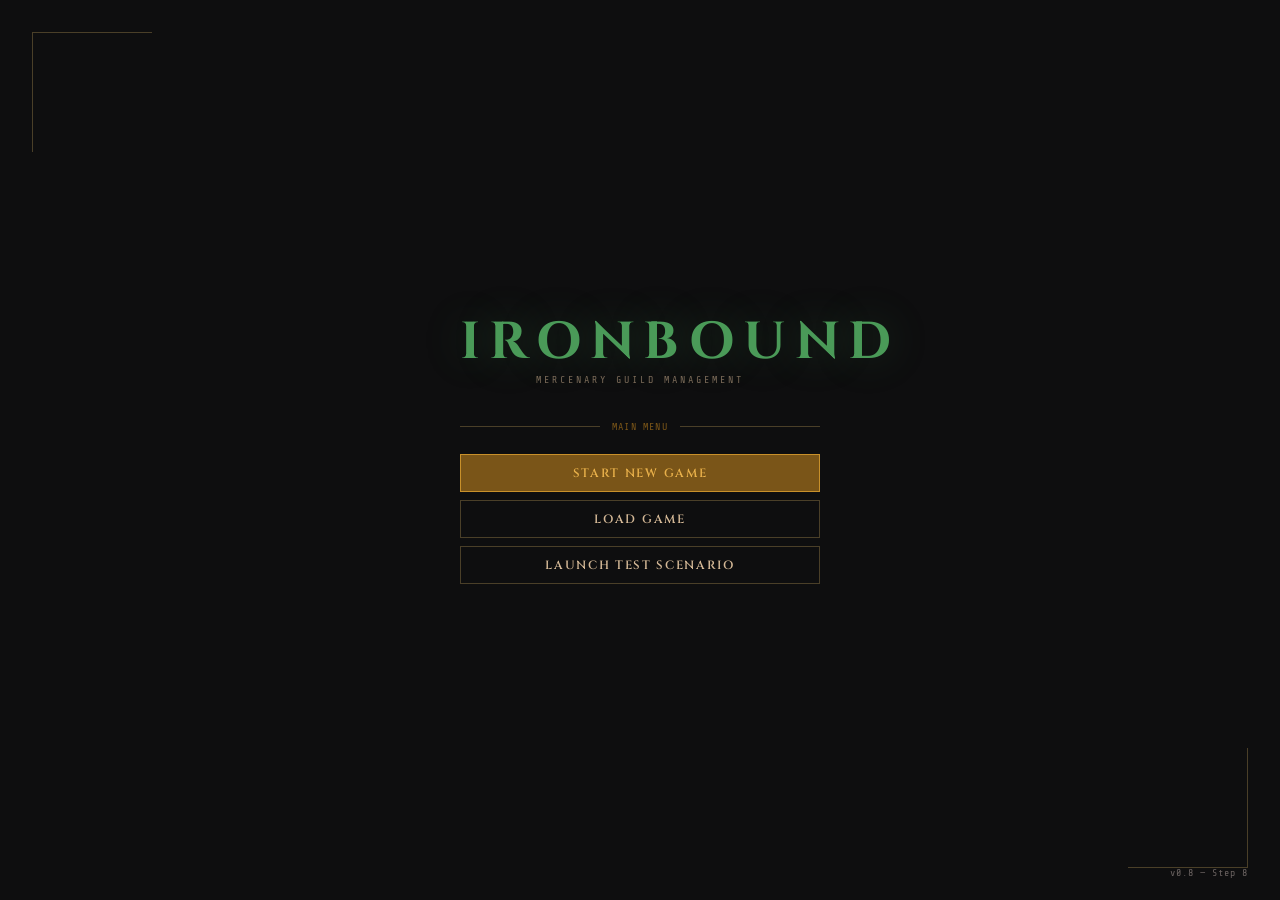
<file: ironbound/version_8.html>
<!DOCTYPE html>
<html lang="en">
<head>
<meta charset="UTF-8">
<meta name="viewport" content="width=device-width, initial-scale=1.0">
<title>Ironbound</title>
<style>
@import url('https://fonts.googleapis.com/css2?family=Cinzel:wght@400;600;700&family=Share+Tech+Mono&family=Crimson+Pro:ital,wght@0,300;0,400;1,300&display=swap');

:root {
  --bg:#0e0e0f; --bg-panel:#141416; --bg-raised:#1c1c1f; --bg-input:#111113;
  --border:#2e2e33; --border-accent:#4a3f28;
  --amber:#c8902a; --amber-dim:#7a5518; --amber-bright:#e8b04a;
  --parchment:#d4b896; --parchment-dim:#7a6a58;
  --text:#c8c0b0; --text-dim:#6a6260; --text-bright:#e8e0d0;
  --red:#8b3030; --red-bright:#c04040;
  --green:#2a5a30; --green-bright:#3a8040;
  --title-green:#4a9a58;
  --mono:'Share Tech Mono',monospace; --serif:'Cinzel',serif; --body:'Crimson Pro',Georgia,serif;
}
*,*::before,*::after{box-sizing:border-box;margin:0;padding:0;}
html,body{width:100%;height:100%;background:var(--bg);color:var(--text);font-family:var(--body);font-size:16px;line-height:1.5;overflow:hidden;}
.hidden{display:none!important;}
.rule{display:flex;align-items:center;gap:12px;color:var(--amber-dim);font-family:var(--mono);font-size:10px;letter-spacing:.12em;}
.rule::before,.rule::after{content:'';flex:1;height:1px;background:var(--border-accent);}
.btn{display:block;width:100%;padding:10px 20px;background:transparent;border:1px solid var(--border-accent);color:var(--parchment);font-family:var(--serif);font-size:12px;font-weight:600;letter-spacing:.14em;text-transform:uppercase;cursor:pointer;transition:background .15s,border-color .15s,color .15s;outline:none;}
.btn:hover{background:var(--amber-dim);border-color:var(--amber);color:var(--amber-bright);}
.btn:active{background:var(--amber);color:var(--bg);}
.btn:disabled{opacity:.35;cursor:not-allowed;background:transparent;border-color:var(--border);color:var(--text-dim);}
.btn-primary{background:var(--amber-dim);border-color:var(--amber);color:var(--amber-bright);}
.btn-primary:hover{background:var(--amber);color:var(--bg);}
.btn-danger{border-color:var(--red);color:var(--red-bright);}
.btn-danger:hover{background:var(--red);color:#fff;}
.btn-sm{width:auto;display:inline-block;padding:5px 14px;font-size:10px;}
label{display:block;font-family:var(--mono);font-size:11px;letter-spacing:.1em;color:var(--parchment-dim);text-transform:uppercase;margin-bottom:5px;}
input[type=text],input[type=number],select{width:100%;background:var(--bg-input);border:1px solid var(--border);color:var(--text-bright);font-family:var(--mono);font-size:13px;padding:7px 9px;outline:none;transition:border-color .15s;}
input[type=text]:focus,input[type=number]:focus,select:focus{border-color:var(--amber-dim);}
input[type=number]{-moz-appearance:textfield;}
input[type=number]::-webkit-outer-spin-button,input[type=number]::-webkit-inner-spin-button{-webkit-appearance:none;}
select{cursor:pointer;appearance:none;-webkit-appearance:none;background-image:url("data:image/svg+xml,%3Csvg xmlns='http://www.w3.org/2000/svg' width='10' height='6'%3E%3Cpath d='M0 0l5 6 5-6z' fill='%236a6260'/%3E%3C/svg%3E");background-repeat:no-repeat;background-position:right 10px center;}
.field-hint{font-family:var(--body);font-style:italic;font-size:13px;color:var(--text-dim);margin-top:3px;}
.field-error{font-family:var(--mono);font-size:11px;color:var(--red-bright);margin-top:3px;display:none;}
.field-error.visible{display:block;}
.field-group{margin-bottom:16px;}
::-webkit-scrollbar{width:5px;}::-webkit-scrollbar-track{background:var(--bg);}::-webkit-scrollbar-thumb{background:var(--border-accent);}

/* ── LAUNCH ── */
#screen-launch{width:100%;height:100%;display:flex;flex-direction:column;align-items:center;justify-content:center;position:relative;background:var(--bg);}
#screen-launch::before,#screen-launch::after{content:'';position:absolute;width:120px;height:120px;border-color:var(--border-accent);border-style:solid;pointer-events:none;}
#screen-launch::before{top:32px;left:32px;border-width:1px 0 0 1px;}
#screen-launch::after{bottom:32px;right:32px;border-width:0 1px 1px 0;}
.launch-inner{width:360px;display:flex;flex-direction:column;}
.launch-title{font-family:var(--serif);font-size:52px;font-weight:700;letter-spacing:.18em;color:var(--title-green);text-align:center;line-height:1;margin-bottom:4px;text-shadow:0 0 40px rgba(74,154,88,.3);}
.launch-subtitle{font-family:var(--mono);font-size:10px;letter-spacing:.3em;text-transform:uppercase;color:var(--parchment-dim);text-align:center;margin-bottom:32px;}
.launch-buttons{display:flex;flex-direction:column;gap:8px;}
.launch-error{margin-top:12px;padding:10px 14px;border:1px solid var(--red);background:rgba(139,48,48,.12);font-family:var(--mono);font-size:11px;color:var(--red-bright);display:none;}
.launch-error.visible{display:block;}
.launch-version{position:absolute;bottom:20px;right:32px;font-family:var(--mono);font-size:10px;color:var(--text-dim);letter-spacing:.1em;}
/* ── WORLD OPTIONS / SCENARIOS ── */
#screen-world-options,#screen-test-scenario{width:100%;height:100%;display:flex;align-items:center;justify-content:center;background:var(--bg);}
.options-panel,.scenario-panel{background:var(--bg-panel);border:1px solid var(--border-accent);padding:32px 38px;}
.options-panel{width:520px;max-height:92vh;overflow-y:auto;}
.scenario-panel{width:520px;}
.options-title,.scenario-title{font-family:var(--serif);font-size:17px;font-weight:600;letter-spacing:.2em;text-transform:uppercase;color:var(--amber);margin-bottom:5px;}
.options-desc,.scenario-desc{font-family:var(--body);font-style:italic;font-size:14px;color:var(--text-dim);margin-bottom:24px;}
.options-section-title{font-family:var(--mono);font-size:10px;letter-spacing:.15em;text-transform:uppercase;color:var(--amber-dim);margin:20px 0 14px;}
.options-actions{display:flex;gap:10px;margin-top:24px;}.options-actions .btn{flex:1;}
.scenario-list{display:flex;flex-direction:column;gap:6px;margin-bottom:20px;}
.scenario-item{border:1px solid var(--border);background:var(--bg-raised);padding:11px 13px;cursor:pointer;transition:border-color .12s,background .12s;}
.scenario-item:hover{border-color:var(--amber-dim);background:#1e1e22;}
.scenario-item.selected{border-color:var(--amber);background:rgba(74,63,40,.2);}
.scenario-item-name{font-family:var(--serif);font-size:12px;font-weight:600;letter-spacing:.1em;color:var(--parchment);margin-bottom:2px;}
.scenario-item-desc{font-family:var(--body);font-style:italic;font-size:12px;color:var(--text-dim);}
.scenario-actions{display:flex;gap:10px;}.scenario-actions .btn{flex:1;}

/* ── GAME SCREEN ── */
#screen-game{width:100%;height:100%;display:flex;flex-direction:column;background:var(--bg);position:relative;}
#toolbar{height:44px;min-height:44px;flex-shrink:0;background:var(--bg-panel);border-bottom:1px solid var(--border);display:flex;align-items:center;padding:0 12px;gap:0;overflow:hidden;}
.toolbar-logo{font-family:var(--serif);font-size:14px;font-weight:700;letter-spacing:.16em;color:var(--amber);flex-shrink:0;margin-right:8px;}
.toolbar-sep{width:1px;height:20px;background:var(--border);flex-shrink:0;margin:0 8px;}
.toolbar-stats{display:flex;align-items:center;gap:0;flex-shrink:1;overflow:hidden;}
.toolbar-stat{display:flex;align-items:center;gap:4px;font-family:var(--mono);font-size:10px;padding:0 8px;flex-shrink:1;white-space:nowrap;}
.toolbar-stat-label{color:var(--text-dim);letter-spacing:.08em;text-transform:uppercase;}
.toolbar-stat-value{color:var(--text-bright);}
.toolbar-stat-value.gold{color:var(--amber);}
.toolbar-spacer{flex:1;min-width:4px;}
.toolbar-actions{display:flex;align-items:center;gap:6px;flex-shrink:0;}
.toolbar-btn{padding:4px 12px;background:transparent;border:1px solid var(--border-accent);color:var(--parchment);font-family:var(--serif);font-size:10px;font-weight:600;letter-spacing:.12em;text-transform:uppercase;cursor:pointer;transition:background .12s,border-color .12s,color .12s;outline:none;white-space:nowrap;}
.toolbar-btn:hover{background:var(--amber-dim);border-color:var(--amber);color:var(--amber-bright);}
.toolbar-btn.devmode-btn{border-color:var(--green);color:var(--green-bright);}
.toolbar-btn.devmode-btn.active{background:rgba(42,90,48,.3);border-color:var(--green-bright);}
.toolbar-btn.end-turn-btn{border-color:var(--amber);color:var(--amber-bright);font-weight:700;}
.toolbar-btn.end-turn-btn:hover{background:var(--amber);color:var(--bg);}
.toolbar-btn.exit-btn{border-color:var(--red);color:var(--red-bright);}
.toolbar-btn.exit-btn:hover{background:var(--red);color:#fff;}
#canvas-area{flex:1;position:relative;overflow:hidden;}
#map-canvas{display:block;width:100%;height:100%;cursor:grab;}
#map-canvas.panning{cursor:grabbing;}
.map-popup{position:absolute;pointer-events:none;background:var(--bg-panel);border:1px solid var(--border-accent);padding:11px 14px;min-width:170px;max-width:230px;font-family:var(--mono);font-size:11px;display:none;z-index:5;}
.map-popup.visible{display:block;}
.map-popup .popup-name{font-family:var(--serif);font-size:13px;font-weight:600;letter-spacing:.12em;color:var(--parchment);margin-bottom:5px;}
.map-popup .popup-tag{font-size:10px;letter-spacing:.1em;text-transform:uppercase;margin-bottom:2px;}
.map-popup .popup-tag.discovered{color:var(--amber-bright);}
.map-popup .popup-tag.undiscovered{color:var(--text-dim);}
.map-popup .popup-tag.dev-info{color:var(--green-bright);}
.map-popup .popup-row{color:var(--text-dim);font-size:10px;margin-top:3px;}
.map-popup .popup-row span{color:var(--text-bright);}
#map-legend{position:absolute;bottom:12px;left:12px;background:rgba(14,14,15,.85);border:1px solid var(--border);padding:7px 11px;font-family:var(--mono);font-size:10px;color:var(--text-dim);letter-spacing:.06em;line-height:2;pointer-events:none;z-index:4;}
#map-legend span{display:inline-block;width:10px;height:10px;margin-right:5px;vertical-align:middle;}
#dev-panel{position:absolute;top:8px;right:8px;width:340px;max-height:calc(100% - 16px);background:rgba(14,14,15,.95);border:1px solid var(--green);overflow-y:auto;font-family:var(--mono);font-size:10px;color:var(--green-bright);padding:10px 12px;line-height:1.7;pointer-events:auto;z-index:10;}
#dev-panel h3{font-family:var(--serif);font-size:11px;color:var(--green-bright);letter-spacing:.15em;text-transform:uppercase;margin-bottom:7px;border-bottom:1px solid var(--green);padding-bottom:5px;}
#dev-panel pre{white-space:pre-wrap;word-break:break-all;font-size:9px;color:#5a8a5a;}
#bottom-panel{height:180px;min-height:180px;background:var(--bg-panel);border-top:1px solid var(--border);display:flex;flex-direction:column;flex-shrink:0;overflow:hidden;}
.bottom-stub{display:flex;align-items:center;justify-content:center;height:100%;font-family:var(--mono);font-size:11px;color:var(--text-dim);letter-spacing:.08em;}
/* Group Panel */
#group-panel{display:flex;flex-direction:column;height:100%;overflow:hidden;}
.gp-header{display:flex;align-items:center;gap:12px;padding:8px 16px;border-bottom:1px solid var(--border);flex-shrink:0;}
.gp-name{font-family:var(--serif);font-size:14px;font-weight:600;letter-spacing:.14em;color:var(--parchment);}
.gp-role{font-family:var(--mono);font-size:10px;letter-spacing:.1em;text-transform:uppercase;color:var(--amber-dim);margin-left:2px;}
.gp-status{font-family:var(--mono);font-size:10px;color:var(--text-dim);margin-left:auto;}
.gp-close{padding:2px 8px;background:transparent;border:1px solid var(--border);color:var(--text-dim);font-family:var(--mono);font-size:10px;cursor:pointer;outline:none;}
.gp-close:hover{border-color:var(--parchment);color:var(--parchment);}
.gp-body{display:flex;flex:1;overflow:hidden;}
.gp-members{flex:0 0 260px;overflow-y:auto;padding:8px 12px;border-right:1px solid var(--border);display:flex;flex-wrap:wrap;gap:4px;align-content:flex-start;}
.gp-member-chip{font-family:var(--mono);font-size:9px;padding:2px 8px;border:1px solid var(--border);color:var(--text);background:var(--bg-raised);white-space:nowrap;}
.gp-actions{flex:1;padding:8px 14px;overflow-y:auto;display:flex;flex-direction:column;gap:6px;}
.gp-section-label{font-family:var(--mono);font-size:9px;letter-spacing:.12em;text-transform:uppercase;color:var(--amber-dim);margin-top:4px;}
.gp-dest-row{display:flex;gap:6px;align-items:center;}
.gp-dest-select{flex:1;font-size:10px;padding:4px 8px;}
.gp-schedule{display:flex;gap:3px;margin-top:2px;}
.sched-slot{width:22px;height:22px;border:1px solid var(--border);background:var(--bg-raised);font-family:var(--mono);font-size:8px;color:var(--text-dim);cursor:pointer;display:flex;align-items:center;justify-content:center;transition:background .1s,border-color .1s,color .1s;user-select:none;}
.sched-slot.rest{background:rgba(122,85,24,.25);border-color:var(--amber-dim);color:var(--amber);}
.gp-transit-info{font-family:var(--mono);font-size:10px;color:var(--amber-dim);padding:3px 0;}
.gp-transit-info span{color:var(--amber);}
/* City overlay */
#city-overlay{position:absolute;inset:0;z-index:20;display:flex;flex-direction:column;background:var(--bg);}
.city-header{display:flex;align-items:center;height:44px;min-height:44px;flex-shrink:0;background:var(--bg-panel);border-bottom:1px solid var(--border);padding:0 16px;}
.city-header-name{font-family:var(--serif);font-size:16px;font-weight:600;letter-spacing:.16em;color:var(--parchment);}
.city-header-hq{font-family:var(--mono);font-size:10px;letter-spacing:.1em;color:var(--amber);margin-left:10px;text-transform:uppercase;}
.city-header-spacer{flex:1;}
.city-close-btn{padding:4px 14px;background:transparent;border:1px solid var(--border);color:var(--text-dim);font-family:var(--mono);font-size:10px;letter-spacing:.1em;cursor:pointer;text-transform:uppercase;outline:none;}
.city-close-btn:hover{border-color:var(--parchment);color:var(--parchment);}
.city-body{display:flex;flex:1;overflow:hidden;}
.city-tabs{width:160px;min-width:160px;flex-shrink:0;background:var(--bg-panel);border-right:1px solid var(--border);display:flex;flex-direction:column;padding:12px 0;gap:2px;overflow-y:auto;}
.city-tab{padding:9px 16px;cursor:pointer;font-family:var(--mono);font-size:11px;letter-spacing:.08em;text-transform:uppercase;color:var(--text-dim);border-left:2px solid transparent;transition:color .12s,border-color .12s,background .12s;}
.city-tab:hover{color:var(--parchment);background:rgba(255,255,255,.03);}
.city-tab.active{color:var(--amber-bright);border-left-color:var(--amber);}
.city-tab-section{padding:6px 16px 2px;font-family:var(--mono);font-size:9px;letter-spacing:.14em;text-transform:uppercase;color:var(--border-accent);margin-top:6px;}
.city-content{flex:1;overflow-y:auto;padding:24px 28px;}
.panel-title{font-family:var(--serif);font-size:16px;font-weight:600;letter-spacing:.18em;text-transform:uppercase;color:var(--amber);margin-bottom:4px;}
.panel-subtitle{font-family:var(--body);font-style:italic;font-size:14px;color:var(--text-dim);margin-bottom:20px;}
.roster-table{width:100%;border-collapse:collapse;font-family:var(--mono);font-size:11px;}
.roster-table th{text-align:left;color:var(--amber-dim);letter-spacing:.1em;text-transform:uppercase;font-size:9px;padding:4px 8px 8px;border-bottom:1px solid var(--border-accent);}
.roster-table td{padding:8px 8px;border-bottom:1px solid var(--border);color:var(--text);vertical-align:top;}
.roster-table tr:hover td{background:rgba(255,255,255,.02);}
.recruit-name{color:var(--parchment);font-size:12px;}.recruit-level{color:var(--amber);}
.recruit-state{font-size:10px;padding:1px 6px;border:1px solid;text-transform:uppercase;letter-spacing:.06em;}
.recruit-state.available{border-color:var(--green);color:var(--green-bright);}
.recruit-state.deployed{border-color:var(--amber-dim);color:var(--amber);}
.trait-badge{display:inline-block;font-size:9px;padding:1px 5px;border:1px solid var(--border-accent);color:var(--parchment-dim);margin-right:3px;margin-bottom:2px;text-transform:uppercase;letter-spacing:.06em;}
.hire-grid{display:flex;flex-direction:column;gap:6px;}
.hire-card{background:var(--bg-raised);border:1px solid var(--border);padding:10px 14px;display:flex;align-items:center;gap:14px;}
.hire-card:hover{border-color:var(--amber-dim);}
.hire-card-name{font-family:var(--serif);font-size:13px;color:var(--parchment);min-width:120px;}
.hire-card-stats{flex:1;font-family:var(--mono);font-size:10px;color:var(--text-dim);}
.hire-card-stats span{color:var(--text);}
.hire-card-cost{font-family:var(--mono);font-size:12px;color:var(--amber);min-width:70px;text-align:right;}
.hire-card-btn{flex-shrink:0;}
.group-list{display:flex;flex-direction:column;gap:6px;margin-bottom:16px;}
.group-card{background:var(--bg-raised);border:1px solid var(--border);padding:10px 14px;}
.group-card-header{display:flex;align-items:center;gap:10px;margin-bottom:4px;}
.group-card-name{font-family:var(--serif);font-size:13px;color:var(--parchment);}
.group-card-role{font-family:var(--mono);font-size:9px;letter-spacing:.1em;text-transform:uppercase;color:var(--amber-dim);padding:1px 5px;border:1px solid var(--amber-dim);}
.group-card-loc{font-family:var(--mono);font-size:10px;color:var(--text-dim);margin-left:auto;}
.group-card-members{font-family:var(--mono);font-size:10px;color:var(--text-dim);}
.group-card-members span{color:var(--text);}
.group-create-form{background:var(--bg-raised);border:1px solid var(--border-accent);padding:14px 16px;margin-top:12px;}
.group-create-title{font-family:var(--serif);font-size:12px;font-weight:600;letter-spacing:.1em;color:var(--parchment);margin-bottom:10px;}
.create-row{display:flex;gap:8px;margin-bottom:8px;align-items:center;}
.create-row label{margin-bottom:0;min-width:60px;}
.member-select-grid{display:flex;flex-wrap:wrap;gap:4px;margin:8px 0;}
.member-toggle{font-family:var(--mono);font-size:10px;padding:3px 8px;border:1px solid var(--border);background:transparent;color:var(--text-dim);cursor:pointer;transition:border-color .1s,color .1s,background .1s;}
.member-toggle.selected{border-color:var(--amber);color:var(--amber-bright);background:rgba(122,85,24,.2);}
.member-toggle:disabled{opacity:.35;cursor:not-allowed;}
.stub-panel{text-align:center;padding:48px 24px;color:var(--text-dim);font-family:var(--mono);font-size:11px;letter-spacing:.08em;line-height:2.2;}
.stub-panel strong{display:block;font-family:var(--serif);font-size:14px;color:var(--parchment);margin-bottom:8px;letter-spacing:.12em;}
.task-row{display:flex;align-items:center;gap:14px;padding:10px 0;border-bottom:1px solid var(--border);}
.task-row:last-child{border-bottom:none;}
.task-name{font-family:var(--serif);font-size:12px;font-weight:600;color:var(--parchment);min-width:180px;}
.task-effect{font-family:var(--body);font-style:italic;font-size:13px;color:var(--text-dim);flex:1;}
.task-count{font-family:var(--mono);font-size:11px;color:var(--text-dim);}
.task-count span{color:var(--amber);}
/* POI Layout overlay */
#poi-overlay{position:absolute;top:44px;left:0;right:0;bottom:0;z-index:20;display:flex;flex-direction:column;background:var(--bg);}
.poi-header{display:flex;align-items:center;height:44px;min-height:44px;flex-shrink:0;background:var(--bg-panel);border-bottom:1px solid var(--border);padding:0 16px;gap:12px;}
.poi-header-name{font-family:var(--serif);font-size:15px;font-weight:600;letter-spacing:.14em;color:var(--parchment);}
.poi-header-type{font-family:var(--mono);font-size:10px;letter-spacing:.1em;text-transform:uppercase;color:var(--amber-dim);}
.poi-header-spacer{flex:1;}
.poi-header-meta{font-family:var(--mono);font-size:10px;color:var(--text-dim);}
.poi-header-meta span{color:var(--amber);}
.poi-body{display:flex;flex:1;overflow:hidden;}
#poi-graph-canvas{display:block;cursor:pointer;}
.poi-graph-wrap{flex:1;position:relative;overflow:hidden;background:var(--bg);}
.poi-sidebar{width:200px;min-width:200px;flex-shrink:0;background:var(--bg-panel);border-left:1px solid var(--border);padding:16px 14px;overflow-y:auto;display:flex;flex-direction:column;gap:6px;}
.poi-sidebar-section{font-family:var(--mono);font-size:9px;letter-spacing:.14em;text-transform:uppercase;color:var(--amber-dim);margin-bottom:4px;}
.poi-sidebar-row{font-family:var(--mono);font-size:10px;color:var(--text-dim);margin-bottom:3px;}
.poi-sidebar-row span{color:var(--text);}
.poi-sidebar-row.dev{color:var(--green-bright);font-size:9px;}
.poi-sidebar-hint{font-family:var(--body);font-style:italic;font-size:12px;color:var(--text-dim);margin-top:6px;line-height:1.5;}
.poi-back-btn{padding:5px 12px;background:transparent;border:1px solid var(--border);color:var(--text-dim);font-family:var(--mono);font-size:10px;letter-spacing:.08em;cursor:pointer;text-transform:uppercase;outline:none;transition:border-color .12s,color .12s;flex-shrink:0;}
.poi-back-btn:hover{border-color:var(--parchment);color:var(--parchment);}
/* Zone Detail overlay */
#zone-overlay{position:absolute;top:44px;left:0;right:0;bottom:0;z-index:30;display:flex;flex-direction:column;background:var(--bg);}
.zone-header{display:flex;align-items:center;height:44px;min-height:44px;flex-shrink:0;background:var(--bg-panel);border-bottom:1px solid var(--border);padding:0 16px;gap:12px;}
.zone-header-name{font-family:var(--serif);font-size:15px;font-weight:600;letter-spacing:.14em;color:var(--parchment);}
.zone-header-state{font-family:var(--mono);font-size:10px;letter-spacing:.1em;text-transform:uppercase;padding:2px 8px;border:1px solid;}
.zone-header-state.scouted{border-color:var(--green);color:var(--green-bright);}
.zone-header-state.unknown{border-color:var(--text-dim);color:var(--text-dim);}
.zone-header-spacer{flex:1;}
.zone-header-conds{font-family:var(--mono);font-size:10px;color:var(--text-dim);}
.zone-header-conds span{color:var(--amber-dim);}
.zone-body{display:flex;flex:1;overflow:hidden;}
.zone-objects-pane{flex:1;overflow-y:auto;padding:16px 20px;}
.zone-sidebar{width:260px;min-width:260px;flex-shrink:0;background:var(--bg-panel);border-left:1px solid var(--border);padding:14px 14px;overflow-y:auto;display:flex;flex-direction:column;gap:0;}
.zone-section-title{font-family:var(--mono);font-size:9px;letter-spacing:.14em;text-transform:uppercase;color:var(--amber-dim);margin:14px 0 6px;}
.zone-section-title:first-child{margin-top:0;}
.zone-unknown-msg{font-family:var(--body);font-style:italic;font-size:13px;color:var(--text-dim);padding:20px 0;}
/* Object entries */
.obj-entry{display:flex;align-items:flex-start;gap:10px;padding:7px 0;border-bottom:1px solid var(--border);}
.obj-entry:last-child{border-bottom:none;}
.obj-icon{width:26px;height:26px;flex-shrink:0;display:flex;align-items:center;justify-content:center;font-family:var(--mono);font-size:9px;color:var(--text-dim);}
.obj-icon.sq{background:var(--bg-raised);border:1px solid var(--border);}
.obj-icon.rh{background:var(--bg-raised);border:1px solid var(--amber-dim);clip-path:polygon(50% 0%,100% 50%,50% 100%,0% 50%);}
.obj-icon.dev-icon{border-color:var(--green);}
.obj-info{flex:1;}
.obj-name{font-family:var(--serif);font-size:12px;color:var(--parchment);margin-bottom:2px;}
.obj-name.known-name{color:var(--text-dim);font-style:italic;}
.obj-type{font-family:var(--mono);font-size:9px;letter-spacing:.08em;text-transform:uppercase;color:var(--text-dim);}
.obj-gold{font-family:var(--mono);font-size:9px;color:var(--amber);margin-top:1px;}
.obj-dev-vals{font-family:var(--mono);font-size:9px;color:var(--green-bright);margin-top:2px;}
.obj-awareness{font-family:var(--mono);font-size:9px;letter-spacing:.08em;text-transform:uppercase;padding:1px 5px;border:1px solid;margin-left:auto;flex-shrink:0;align-self:center;}
.obj-awareness.located{border-color:var(--amber-bright);color:var(--amber-bright);}
.obj-awareness.known{border-color:var(--parchment-dim);color:var(--parchment-dim);}
.obj-awareness.undisc{border-color:var(--text-dim);color:var(--text-dim);}
/* ── ACTION UI (Zone Sidebar) ── */
.group-in-zone{margin-bottom:10px;padding:8px 10px;background:var(--bg-raised);border:1px solid var(--border);}
.group-in-zone-name{font-family:var(--serif);font-size:11px;font-weight:600;color:var(--parchment);margin-bottom:5px;}
.member-action-row{display:flex;align-items:center;gap:6px;margin-bottom:4px;}
.member-chip-sel{font-family:var(--mono);font-size:9px;padding:2px 7px;border:1px solid var(--border);background:transparent;color:var(--text-dim);cursor:pointer;transition:border-color .1s,color .1s,background .1s;outline:none;white-space:nowrap;}
.member-chip-sel.active{border-color:var(--amber);color:var(--amber-bright);background:rgba(122,85,24,.15);}
.action-progress-wrap{flex:1;}
.action-label{font-family:var(--mono);font-size:9px;color:var(--text-dim);margin-bottom:2px;text-transform:uppercase;letter-spacing:.06em;}
.action-bar-track{height:5px;background:var(--bg-input);border:1px solid var(--border);position:relative;}
.action-bar-fill{position:absolute;top:0;left:0;height:100%;background:var(--amber-dim);transition:width .3s;}
.action-bar-fill.scout{background:var(--amber-dim);}
.action-bar-fill.search{background:#5a6a30;}
.action-bar-fill.conceal{background:#3a4a5a;}
.action-bar-fill.hide{background:#3a5a4a;}
.action-bar-fill.rest{background:var(--green);}
.action-assign-section{margin-top:10px;}
.action-btn-grid{display:flex;flex-wrap:wrap;gap:4px;margin-top:4px;}
.zone-action-btn{padding:4px 10px;background:transparent;border:1px solid var(--border-accent);color:var(--parchment);font-family:var(--mono);font-size:9px;letter-spacing:.06em;cursor:pointer;text-transform:uppercase;outline:none;transition:background .1s,border-color .1s,color .1s;}
.zone-action-btn:hover{background:var(--amber-dim);border-color:var(--amber);color:var(--amber-bright);}
.zone-action-btn:disabled{opacity:.35;cursor:not-allowed;}
.zone-action-btn.active-action{border-color:var(--amber);color:var(--amber-bright);background:rgba(122,85,24,.15);}
.target-picker{margin-top:5px;}
.target-picker select{font-size:10px;padding:4px 8px;}
.selected-member-info{font-family:var(--mono);font-size:10px;color:var(--text-dim);margin-bottom:4px;}
.selected-member-info strong{color:var(--parchment);}
.no-group-msg{font-family:var(--body);font-style:italic;font-size:12px;color:var(--text-dim);margin-top:6px;}
.action-event-log{font-family:var(--mono);font-size:9px;color:var(--green-bright);margin-top:4px;line-height:1.6;max-height:60px;overflow-y:auto;}
/* Move zone */
.zone-adj-btn{display:block;width:100%;margin-bottom:4px;padding:4px 10px;background:transparent;border:1px solid var(--border);color:var(--text-dim);font-family:var(--mono);font-size:9px;letter-spacing:.06em;cursor:pointer;text-transform:uppercase;outline:none;text-align:left;transition:border-color .1s,color .1s;}
.zone-adj-btn:hover{border-color:var(--parchment);color:var(--parchment);}
.zone-adj-btn.scouted{border-color:var(--green);color:var(--green-bright);}
/* Confirm dialog */
#confirm-overlay{position:fixed;inset:0;background:rgba(0,0,0,.7);z-index:100;display:flex;align-items:center;justify-content:center;}
.confirm-box{background:var(--bg-panel);border:1px solid var(--border-accent);padding:28px 32px;width:380px;text-align:center;}
.confirm-title{font-family:var(--serif);font-size:15px;font-weight:600;letter-spacing:.14em;color:var(--parchment);margin-bottom:10px;}
.confirm-msg{font-family:var(--body);font-size:14px;color:var(--text-dim);margin-bottom:22px;line-height:1.6;}
.confirm-actions{display:flex;gap:10px;}.confirm-actions .btn{flex:1;}
/* Toast */
#toast-container{position:fixed;bottom:196px;left:50%;transform:translateX(-50%);display:flex;flex-direction:column;align-items:center;gap:8px;pointer-events:none;z-index:9999;}
.toast{padding:8px 16px;background:var(--bg-panel);border:1px solid var(--border-accent);font-family:var(--mono);font-size:11px;color:var(--parchment);letter-spacing:.08em;animation:toast-in .2s ease,toast-out .3s ease 2.5s forwards;pointer-events:none;}
.toast.error{border-color:var(--red);color:var(--red-bright);}
.toast.success{border-color:var(--green-bright);color:var(--green-bright);}
/* ── Wound & Character Status UI ── */
.char-status-card{background:var(--bg-raised);border:1px solid var(--border);padding:8px 10px;margin-bottom:6px;}
.char-status-header{display:flex;align-items:center;gap:8px;margin-bottom:4px;}
.char-status-name{font-family:var(--serif);font-size:12px;font-weight:600;color:var(--parchment);}
.char-status-hp{font-family:var(--mono);font-size:10px;margin-left:auto;}
.char-status-hp.healthy{color:var(--green-bright);}
.char-status-hp.wounded{color:var(--amber);}
.char-status-hp.critical{color:var(--red-bright);}
.char-status-hp.dead{color:var(--text-dim);}
.char-status-incap{font-family:var(--mono);font-size:9px;letter-spacing:.08em;text-transform:uppercase;padding:1px 5px;border:1px solid var(--red);color:var(--red-bright);background:rgba(139,48,48,.12);margin-left:6px;}
.char-status-dead{font-family:var(--mono);font-size:9px;letter-spacing:.08em;text-transform:uppercase;padding:1px 5px;border:1px solid var(--text-dim);color:var(--text-dim);}
.wound-list{display:flex;flex-direction:column;gap:3px;margin-top:4px;}
.wound-row{display:flex;align-items:center;gap:6px;}
.wound-name{font-family:var(--mono);font-size:9px;color:var(--text);flex:1;white-space:nowrap;overflow:hidden;text-overflow:ellipsis;}
.wound-name.bandaged{color:var(--green-bright);}
.wound-name.lethal{color:var(--red-bright);}
.wound-bar-track{width:70px;height:4px;background:var(--bg-input);border:1px solid var(--border);position:relative;flex-shrink:0;}
.wound-bar-fill{position:absolute;top:0;left:0;height:100%;background:var(--red-bright);}
.wound-bar-fill.bandaged{background:var(--green);}
.wound-bar-fill.incap{background:var(--red);}
.wound-hp{font-family:var(--mono);font-size:9px;color:var(--text-dim);flex-shrink:0;}
.body-card{background:rgba(20,14,14,.6);border:1px solid var(--red);padding:8px 10px;margin-bottom:6px;}
.body-card-name{font-family:var(--serif);font-size:12px;color:var(--red-bright);margin-bottom:2px;}
.body-card-info{font-family:var(--mono);font-size:9px;color:var(--text-dim);}
.hazard-tag{font-family:var(--mono);font-size:9px;letter-spacing:.08em;text-transform:uppercase;padding:1px 5px;border:1px solid var(--red);color:var(--red-bright);margin-bottom:4px;display:inline-block;}
@keyframes toast-in{from{opacity:0;transform:translateY(6px)}to{opacity:1;transform:translateY(0)}}
@keyframes toast-out{from{opacity:1}to{opacity:0}}
</style>
</head>
<body>
<!-- LAUNCH -->
<div id="screen-launch">
  <div class="launch-inner">
    <div class="launch-title">IRONBOUND</div>
    <div class="launch-subtitle">Mercenary Guild Management</div>
    <div class="rule">MAIN MENU</div><div style="margin-bottom:20px"></div>
    <div class="launch-buttons">
      <button class="btn btn-primary" id="btn-new-game">Start New Game</button>
      <button class="btn" id="btn-load-game">Load Game</button>
      <button class="btn" id="btn-test-scenario">Launch Test Scenario</button>
    </div>
    <div class="launch-error" id="launch-error"></div>
  </div>
  <input type="file" id="file-load-input" accept=".json" style="display:none">
  <div class="launch-version">v0.8 — Step 8</div>
</div>
<!-- WORLD OPTIONS -->
<div id="screen-world-options" class="hidden">
  <div class="options-panel">
    <div class="options-title">World Options</div>
    <div class="options-desc">Configure the parameters of the new world. All fields have defaults.</div>
    <div class="rule">ORGANIZATION</div><div style="margin-top:14px"></div>
    <div class="field-group"><label for="opt-org-name">Organization Name</label><input type="text" id="opt-org-name" value="The Guild" maxlength="40"><div class="field-error" id="err-org-name">Name cannot be empty.</div></div>
    <div class="field-group"><label for="opt-gold">Starting Gold</label><input type="number" id="opt-gold" value="4200" min="0"></div>
    <div class="field-group"><label for="opt-chars">Starting Characters</label><input type="number" id="opt-chars" value="0" min="0" max="9"><div class="field-hint">Recruits placed in roster at game start (0–9).</div><div class="field-error" id="err-chars">Must be between 0 and 9.</div></div>
    <div class="options-section-title">World</div>
    <div class="field-group"><label for="opt-map-size">Map Size</label><input type="number" id="opt-map-size" value="128" min="64" max="256"><div class="field-hint">Width and height in tile units (64–256).</div><div class="field-error" id="err-map-size">Must be between 64 and 256.</div></div>
    <div class="field-group"><label for="opt-target-pois">Target World POIs</label><input type="number" id="opt-target-pois" value="20" min="10" max="50"><div class="field-error" id="err-target-pois">Must be between 10 and 50.</div></div>
    <div class="field-group"><label for="opt-known-pois">Target Publicly Known POIs</label><input type="number" id="opt-known-pois" value="8" min="6"><div class="field-hint">POIs spawning as Discovered by default (6–Target world POIs).</div><div class="field-error" id="err-known-pois">Must be between 6 and Target world POIs.</div></div>
    <div class="options-actions"><button class="btn" id="btn-options-back">Cancel</button><button class="btn btn-primary" id="btn-options-confirm">Confirm &amp; Start</button></div>
  </div>
</div>
<!-- TEST SCENARIO -->
<div id="screen-test-scenario" class="hidden">
  <div class="scenario-panel">
    <div class="scenario-title">Test Scenarios</div>
    <div class="scenario-desc">Select a pre-defined scenario to test a specific system.</div>
    <div class="scenario-list" id="scenario-list"></div>
    <div class="scenario-actions"><button class="btn" id="btn-scenario-back">Back</button><button class="btn btn-primary" id="btn-scenario-launch" disabled>Launch Scenario</button></div>
  </div>
</div>
<!-- GAME SCREEN -->
<div id="screen-game" class="hidden">
  <div id="toolbar">
    <span class="toolbar-logo">IRONBOUND</span>
    <div class="toolbar-sep"></div>
    <div class="toolbar-stats">
      <div class="toolbar-stat"><span class="toolbar-stat-label">Turn</span>&nbsp;<span class="toolbar-stat-value" id="tb-turn">1</span></div>
      <div class="toolbar-stat"><span class="toolbar-stat-label">Day</span>&nbsp;<span class="toolbar-stat-value" id="tb-day">1</span></div>
      <div class="toolbar-stat"><span class="toolbar-stat-label">Gold</span>&nbsp;<span class="toolbar-stat-value gold" id="tb-gold">0</span></div>
      <div class="toolbar-stat"><span class="toolbar-stat-label">Roster</span>&nbsp;<span class="toolbar-stat-value" id="tb-roster">0</span></div>
      <div class="toolbar-stat"><span class="toolbar-stat-label">POIs</span>&nbsp;<span class="toolbar-stat-value" id="tb-pois">0</span></div>
    </div>
    <div class="toolbar-spacer"></div>
    <div class="toolbar-actions">
      <button class="toolbar-btn devmode-btn" id="btn-devmode">DEV</button>
      <button class="toolbar-btn" id="btn-save">Save</button>
      <button class="toolbar-btn end-turn-btn" id="btn-end-turn">End Turn</button>
      <button class="toolbar-btn exit-btn" id="btn-exit">Exit</button>
    </div>
  </div>
  <div id="canvas-area">
    <canvas id="map-canvas"></canvas>
    <div class="map-popup" id="map-popup">
      <div class="popup-name" id="popup-name">—</div>
      <div class="popup-tag"  id="popup-tag"></div>
      <div class="popup-row"  id="popup-row1"></div>
      <div class="popup-row"  id="popup-row2"></div>
      <div class="popup-row"  id="popup-dev" style="display:none"></div>
      <button id="popup-enter-btn" style="display:none;margin-top:9px;width:100%;padding:5px 10px;background:transparent;border:1px solid var(--amber-dim);color:var(--amber-bright);font-family:var(--mono);font-size:10px;letter-spacing:.08em;text-transform:uppercase;cursor:pointer;text-align:center;transition:background .12s,border-color .12s;" onmouseover="this.style.background='rgba(122,85,24,.25)'" onmouseout="this.style.background='transparent'">Enter POI →</button>
    </div>
    <!-- Fix 4: Disambiguation menu -->
    <div id="disambig-menu" style="display:none;position:absolute;background:var(--bg-panel);border:1px solid var(--border-accent);padding:6px;z-index:8;min-width:160px;pointer-events:auto;">
      <div style="font-family:var(--mono);font-size:9px;letter-spacing:.1em;text-transform:uppercase;color:var(--text-dim);padding:3px 6px 6px;">Select target</div>
      <button id="disambig-group-btn" style="display:block;width:100%;padding:5px 10px;background:transparent;border:none;border-bottom:1px solid var(--border);color:var(--parchment);font-family:var(--mono);font-size:10px;text-align:left;cursor:pointer;letter-spacing:.06em;" onmouseover="this.style.background='rgba(200,144,42,.12)'" onmouseout="this.style.background='transparent'">⬡ Open Group</button>
      <button id="disambig-poi-btn" style="display:block;width:100%;padding:5px 10px;background:transparent;border:none;color:var(--amber-bright);font-family:var(--mono);font-size:10px;text-align:left;cursor:pointer;letter-spacing:.06em;" onmouseover="this.style.background='rgba(200,144,42,.12)'" onmouseout="this.style.background='transparent'">◆ Open POI</button>
    </div>
    <div id="map-legend">
      <span style="background:#2d4a2a"></span>Forest &nbsp;<span style="background:#3a3a28"></span>Plains &nbsp;<span style="background:#3a3530"></span>Hills &nbsp;<span style="background:#1a2a3a"></span>Water
    </div>
    <div id="dev-panel" class="hidden"><h3>⬡ Dev Mode — Game State</h3><pre id="dev-state-dump"></pre></div>
  </div>
  <div id="bottom-panel">
    <div class="bottom-stub" id="bottom-stub">Click a group token · Click any POI for details · Click a group+POI overlap to disambiguate</div>
    <div id="group-panel" class="hidden">
      <div class="gp-header">
        <span class="gp-name" id="gp-name">—</span><span class="gp-role" id="gp-role"></span>
        <span class="gp-status" id="gp-status"></span><button class="gp-close" id="gp-close">✕</button>
      </div>
      <div class="gp-body">
        <div class="gp-members" id="gp-members"></div>
        <div class="gp-actions" id="gp-actions"></div>
      </div>
    </div>
  </div>
  <!-- CITY OVERLAY -->
  <div id="city-overlay" class="hidden">
    <div class="city-header">
      <span class="city-header-name" id="city-header-name">City</span>
      <span class="city-header-hq hidden" id="city-header-hq">⬡ HQ</span>
      <div class="city-header-spacer"></div>
      <button class="city-close-btn" id="btn-close-city">← Back to Map</button>
    </div>
    <div class="city-body">
      <div class="city-tabs" id="city-tabs"></div>
      <div class="city-content" id="city-content"></div>
    </div>
  </div>
  <!-- POI LAYOUT OVERLAY -->
  <div id="poi-overlay" class="hidden">
    <div class="poi-header">
      <button class="poi-back-btn" id="btn-close-poi">← Map</button>
      <span class="poi-header-name" id="poi-header-name">POI</span>
      <span class="poi-header-type" id="poi-header-type"></span>
      <div class="poi-header-spacer"></div>
      <span class="poi-header-meta">Despawn: <span id="poi-header-timer">—</span> turns</span>
    </div>
    <div class="poi-body">
      <div class="poi-graph-wrap" id="poi-graph-wrap"><canvas id="poi-graph-canvas"></canvas></div>
      <div class="poi-sidebar" id="poi-sidebar"></div>
    </div>
  </div>
  <!-- ZONE DETAIL OVERLAY -->
  <div id="zone-overlay" class="hidden">
    <div class="zone-header">
      <button class="poi-back-btn" id="btn-close-zone">← Zones</button>
      <span class="zone-header-name" id="zone-header-name">Zone</span>
      <span class="zone-header-state" id="zone-header-state"></span>
      <div class="zone-header-spacer"></div>
      <span class="zone-header-conds" id="zone-header-conds"></span>
    </div>
    <div class="zone-body">
      <div class="zone-objects-pane" id="zone-objects-pane"></div>
      <div class="zone-sidebar" id="zone-sidebar"></div>
    </div>
  </div>
</div>
<!-- CONFIRM -->
<div id="confirm-overlay" class="hidden">
  <div class="confirm-box">
    <div class="confirm-title" id="confirm-title">Confirm</div>
    <div class="confirm-msg"   id="confirm-msg"></div>
    <div class="confirm-actions">
      <button class="btn" id="confirm-cancel">Cancel</button>
      <button class="btn btn-danger" id="confirm-ok">Confirm</button>
    </div>
  </div>
</div>
<div id="toast-container"></div>

<script>
'use strict';
/* ═══════════════ CONSTANTS ═══════════════ */
const VERSION='0.8-step8',AUTOSAVE_KEY='ironbound_autosave',AUTOSAVE_EVERY=5;
const PLAYER_FACTION='player';

/* ═══════════════ TIME ═══════════════ */
const TIME={
  turnToDay:t=>Math.floor((t-1)/6)+1,
  turnToWeek:t=>Math.floor((TIME.turnToDay(t)-1)/7)+1,
  isFirstTurnOfDay:t=>((t-1)%6)===0,
  isFirstTurnOfWeek:t=>TIME.isFirstTurnOfDay(t)&&((TIME.turnToDay(t)-1)%7===0),
  isUpkeepTurn:t=>{const d=TIME.turnToDay(t);return((d-1)%30)===29&&TIME.isFirstTurnOfDay(t);},
  dayTurnIndex:t=>(t-1)%6,
};

/* ═══════════════ PRNG ═══════════════ */
function makePRNG(seed){
  let s=seed>>>0;
  return{
    next(){s+=0x6D2B79F5;let t=Math.imul(s^(s>>>15),1|s);t^=t+Math.imul(t^(t>>>7),61|t);return((t^(t>>>14))>>>0)/4294967296;},
    int(lo,hi){return Math.floor(this.next()*(hi-lo+1))+lo;},
    pick(a){return a[this.int(0,a.length-1)];},
    float(lo,hi){return this.next()*(hi-lo)+lo;},
  };
}
/* ═══════════════ NOISE ═══════════════ */
function makeNoise(seed){
  const r=makePRNG(seed),SZ=256,t=new Float32Array(SZ*SZ);
  for(let i=0;i<t.length;i++)t[i]=r.next();
  function s(x,y){const xi=Math.floor(x)&(SZ-1),yi=Math.floor(y)&(SZ-1),xf=x-Math.floor(x),yf=y-Math.floor(y);const u=xf*xf*(3-2*xf),v=yf*yf*(3-2*yf);const a=t[yi*SZ+xi],b=t[yi*SZ+((xi+1)&(SZ-1))],c=t[((yi+1)&(SZ-1))*SZ+xi],d=t[((yi+1)&(SZ-1))*SZ+((xi+1)&(SZ-1))];return a+(b-a)*u+(c-a)*v+(a-b-c+d)*u*v;}
  return(x,y)=>s(x*.015,y*.015)*.65+s(x*.045,y*.045)*.35;
}

/* ═══════════════ NAMES ═══════════════ */
const CITY_PFX=['Iron','Stone','Red','Ash','Gold','Silver','Dark','Crow','Wolf','Bear','Storm','Frost'];
const CITY_SFX=['hold','ford','gate','bridge','haven','wall','keep','march','vale','wick','crest','moor'];
const POI_ADJ=['Ancient','Forgotten','Cursed','Crumbling','Hidden','Haunted','Overgrown','Sunken'];
const POI_NOUN=['Halls','Outpost','Den','Remains','Hollow','Depths','Sanctuary','Warrens'];
const ZONE_NAMES=['Entry Hall','North Wing','East Passage','Vault','Inner Chamber','Deep Corridor','Outer Court','Collapsed Passage','Guard Post','Storage Room','Hidden Room','Lower Level','Upper Level','Main Hall','Side Chamber','Ruined Annex','Dark Hollow','Sunken Path','Overgrown Clearing','Rock Face'];
const R_FIRST=['Aldric','Maren','Torvin','Sela','Brynn','Calder','Isra','Daven','Lyss','Ranek','Wren','Corvin','Tessa','Harken','Sove','Orin','Pell','Aida','Zuren','Feth'];
const R_LAST=['Ashworth','Coldmere','Dunwall','Irenfeld','Blackthorn','Greaves','Hollow','Strant','Vorne','Embers','Crane','Dunmore','Ferris','Gale','Holst','Irith','Kael','Lorne','Mast','Nadren'];
function cityName(rng){return rng.pick(CITY_PFX)+rng.pick(CITY_SFX);}
function poiName(rng){return rng.pick(POI_ADJ)+' '+rng.pick(POI_NOUN);}
function recruitName(rng){return rng.pick(R_FIRST)+' '+rng.pick(R_LAST);}

/* ═══════════════ TRAITS ═══════════════ */
const TRAIT_DEFS={Loyal:{exclusive:'Disloyal'},Disloyal:{exclusive:'Loyal'},Provident:{exclusive:null},Strong:{exclusive:'Weak'},Weak:{exclusive:'Strong'},Dexterous:{exclusive:'Clumsy'},Clumsy:{exclusive:'Dexterous'},Intelligent:{exclusive:null},Watchful:{exclusive:'Dumb'},Dumb:{exclusive:'Watchful'},Fast:{exclusive:'Slow'},Slow:{exclusive:'Fast'},Resilient:{exclusive:'Fragile'},Fragile:{exclusive:'Resilient'},Greedy:{exclusive:null}};
const TRAIT_NAMES=Object.keys(TRAIT_DEFS);
function applyTraits(chars,traits){
  const c={...chars};
  if(traits.includes('Intelligent'))c.level=Math.min(10,c.level+1);
  if(traits.includes('Strong'))c.health+=2;if(traits.includes('Weak'))c.health-=2;
  if(traits.includes('Resilient'))c.health+=10;if(traits.includes('Fragile'))c.health-=20;
  if(traits.includes('Slow'))c.health+=5;
  if(traits.includes('Fast'))c.health=Math.round(c.health*.90);
  if(traits.includes('Strong'))c.strength=Math.round(c.strength*1.10);if(traits.includes('Weak'))c.strength=Math.round(c.strength*.85);
  if(traits.includes('Dexterous'))c.dexterity=Math.round(c.dexterity*1.10);if(traits.includes('Clumsy'))c.dexterity=Math.round(c.dexterity*.85);
  if(traits.includes('Watchful'))c.perception=Math.round(c.perception*1.15);if(traits.includes('Dumb'))c.perception=Math.round(c.perception*.70);
  if(traits.includes('Intelligent'))c.perception=Math.round(c.perception*1.05);
  if(traits.includes('Fast'))c.movementSpeed=Math.round(c.movementSpeed*1.20);if(traits.includes('Slow'))c.movementSpeed=Math.round(c.movementSpeed*.90);
  if(traits.includes('Loyal'))c.loyalty=30;
  return c;
}
function rollTraits(rng){
  const roll=rng.next();if(roll<.40)return[];
  const pool=[...TRAIT_NAMES],t1=rng.pick(pool);if(roll<.85)return[t1];
  const excl=TRAIT_DEFS[t1].exclusive,pool2=pool.filter(t=>t!==t1&&t!==excl);
  if(!pool2.length)return[t1];const t2=rng.pick(pool2);
  if(TRAIT_DEFS[t2].exclusive===t1)return[t1];return[t1,t2];
}

/* ═══════════════ RECRUIT FACTORY ═══════════════ */
function makeId(){return Math.random().toString(36).slice(2,10);}
function generateRecruit(rng,level){
  const lvl=level??rng.int(4,7);
  const base={health:rng.int(90,130),regeneration:rng.int(3,8),movementSpeed:rng.int(8,12),baseCarryCapacity:rng.int(5,10),strength:rng.int(6,14),dexterity:rng.int(6,14),perception:rng.int(5,12),loyalty:rng.int(10,20),level:lvl};
  const traits=rollTraits(rng),chars=applyTraits(base,traits);
  const{level:fl,...rest}=chars;
  let br=rng.int(8,14);if(traits.includes('Greedy'))br=Math.ceil(br*1.10);
  return{id:makeId(),name:recruitName(rng),portrait:'default',race:'human',level:fl,upkeepBaseRate:br,traits,
    characteristics:{health:rest.health,regeneration:rest.regeneration,movementSpeed:rest.movementSpeed,baseCarryCapacity:rest.baseCarryCapacity,strength:rest.strength,dexterity:rest.dexterity,perception:rest.perception,loyalty:Math.max(1,Math.min(30,rest.loyalty))},
    equipment:{garment:null,head:null,backpack:null,trinket:null,trinket2:null},
    inventory:[],statusEffects:[],wounds:[],hunger:{stage:'Hunger',charges:0},incapacitated:null,state:'Available',
    // Action state — persists between turns
    _zoneAction:{type:null,targetObjectId:null,progress:0},
  };
}
function generateHirePool(seed,count=6){const rng=makePRNG(seed),pool=[];for(let i=0;i<count;i++){const r=generateRecruit(rng);r._hiringCost=r.upkeepBaseRate*r.level*3;pool.push(r);}return pool;}
function refreshHirePool(gs){const week=TIME.turnToWeek(gs.turn);gs._hirePoolSeed=(gs.world._seed^(week*0x9E3779B9))>>>0;gs._hirePool=generateHirePool(gs._hirePoolSeed);}

/* ═══════════════ GROUP FACTORY ═══════════════ */
function makeGroup(opts={}){
  return{id:makeId(),name:opts.name??'New Group',role:opts.role??'Scout',memberIds:opts.memberIds??[],locationPoiId:null,locationZoneId:null,currentCityId:opts.cityId??null,inTransitTo:null,_transitProgress:0,schedule:[false,false,false,false,false,true],taskList:[],config:{zoneTravelAllowed:true,giveUpTurnCount:7,overrideMaintenanceLifecycle:false}};
}
function groupSpeed(group,org){if(!group.memberIds.length)return 10;let min=Infinity;for(const id of group.memberIds){const r=org.recruits.find(r=>r.id===id);if(r)min=Math.min(min,r.characteristics.movementSpeed);}return min===Infinity?10:min;}
function locationCoords(type,id,world){if(type==='city'){const c=world.cities.find(c=>c.id===id);return c?{x:c.x+.5,y:c.y+.5}:null;}const p=world.pois.find(p=>p.id===id);return p?{x:p.x+.5,y:p.y+.5}:null;}
function groupCoords(group,world){
  if(group.currentCityId){const c=world.cities.find(c=>c.id===group.currentCityId);if(c)return{x:c.x+.5,y:c.y+.5};}
  if(group.locationPoiId){const p=world.pois.find(p=>p.id===group.locationPoiId);if(p)return{x:p.x+.5,y:p.y+.5};}
  if(group.inTransitTo&&group._transitFrom&&group._transitTo){const f=group._transitProgress??0;return{x:group._transitFrom.x+(group._transitTo.x-group._transitFrom.x)*f,y:group._transitFrom.y+(group._transitTo.y-group._transitFrom.y)*f};}
  return null;
}
function turnsToTravel(group,type,id,world,org){const from=groupCoords(group,world),to=locationCoords(type,id,world);if(!from||!to)return null;return Math.ceil(Math.hypot(to.x-from.x,to.y-from.y)/groupSpeed(group,org));}
function assignTravel(group,type,id,world,org){
  const from=groupCoords(group,world),to=locationCoords(type,id,world);if(!from||!to)return;
  group.inTransitTo={type,targetId:id};group._transitFrom={...from};group._transitTo={...to};
  group._transitTotalDist=Math.hypot(to.x-from.x,to.y-from.y);group._transitProgress=0;
  group.currentCityId=null;group.locationPoiId=null;group.locationZoneId=null;group.state='travelling';
}
function advanceGroupTravel(group,world,org){
  if(!group.inTransitTo)return false;
  const spd=groupSpeed(group,org),total=group._transitTotalDist??1;
  group._transitProgress=Math.min(1,(group._transitProgress??0)+spd/total);
  if(group._transitProgress>=1){
    const{type,targetId}=group.inTransitTo;
    if(type==='city'){
      group.currentCityId=targetId;
    } else {
      group.locationPoiId=targetId;
      // On arrival at a POI, enter the entry zone
      const poi=world.pois.find(p=>p.id===targetId);
      if(poi){
        if(!poi.zones||!poi.zones.length){
          const rng=makePRNG(poi.id.split('').reduce((h,c)=>Math.imul(31,h)+c.charCodeAt(0)|0,0));
          generateZones(poi,rng);
        }
        if(poi.zones.length){
          group.locationZoneId=poi.zones[0].id;
          initFactionForZone(PLAYER_FACTION,poi.zones[0]);
          poi.zones[0].state='Scouted';
        }
      }
    }
    group.inTransitTo=null;group._transitFrom=null;group._transitTo=null;group._transitProgress=0;group.state=undefined;
    if(org)for(const id of group.memberIds){const r=org.recruits.find(r=>r.id===id);if(r)r.state='Available';}
    return true;
  }
  return false;
}

/* ═══════════════════════════════════════════════════════
   ACTION SYSTEM  (Section 4.8)
═══════════════════════════════════════════════════════ */
/* Action definitions per GDD Section 4.8.2, 4.8.5 */
const ACTIONS={
  scout_zone:{
    label:'Scout Zone',apCost:5,threshold:100,
    factors:[{s:'level',m:1},{s:'perception',m:2.5},{s:'movementSpeed',m:0.1}],
    barClass:'scout',
  },
  search_for:{
    label:'Search For',apCost:5,threshold:100,
    factors:[{s:'level',m:1},{s:'perception',m:2.5},{s:'movementSpeed',m:0.1}],
    requiresTarget:true,barClass:'search',
  },
  conceal:{
    label:'Conceal',apCost:5,threshold:100,
    factors:[{s:'dexterity',m:1.5},{s:'perception',m:1}],
    requiresTarget:true,barClass:'conceal',
  },
  hide:{
    label:'Hide',apCost:5,threshold:100,
    factors:[{s:'dexterity',m:1.5},{s:'perception',m:0.5},{s:'movementSpeed',m:0.5}],
    barClass:'hide',
  },
  rest:{
    label:'Rest',apCost:46,threshold:100,
    fixedProgress:100,  // one attempt = instant execution
    barClass:'rest',
  },
  treat:{
    label:'Treat',apCost:5,threshold:100,
    factors:[{s:'dexterity',m:1.5},{s:'level',m:0.5}],
    requiresTarget:true,barClass:'conceal',
  },
};

/* Effective AP cost including head-wound modifier (Section 4.8.2)
   Placeholder: no wounds yet, so increase=0 always */
function effectiveAPCost(recruit,actionType){
  const base=ACTIONS[actionType]?.apCost??5;
  const increase=recruit._headWoundCostIncrease??0; // 0..0.40
  return Math.min(50,Math.ceil(base*(1+increase)));
}

/* Progress per attempt for a given recruit */
function progressPerAttempt(recruit,actionType){
  const def=ACTIONS[actionType];if(!def)return 0;
  if(def.fixedProgress!==undefined)return def.fixedProgress;
  const ch=recruit.characteristics;
  return def.factors.reduce((s,f)=>s+(ch[f.s]??0)*f.m,0);
}

/* ── Awareness helpers ── */
const OBJ_PLACEHOLDER={
  'Wooden house':'Unidentified building','Wooden barn':'Unidentified building','Stone house':'Unidentified building',
  Rock:'Stone formation',Tree:'Large growth','Fungal tree':'Large growth',
  Bush:'Vegetation',Plant:'Vegetation',Mushroom:'Small growth',Pond:'Water source',River:'Water source',
};

function getAwarenessState(factionId,zone,objId){
  const obj=zone.objects.find(o=>o.id===objId);if(!obj)return'Undiscovered';
  const fv=(zone.factionAwareness[factionId]??{})[objId]??0;
  const ub=obj.upperBoundVisibility;
  if(ub===0)return'Located';
  if(fv>ub*.90)return'Located';
  if(fv>=ub*.40)return'Known';
  return'Undiscovered';
}

function initFactionForZone(factionId,zone){
  if(!zone.factionAwareness[factionId])zone.factionAwareness[factionId]={};
  for(const obj of zone.objects){
    if(zone.factionAwareness[factionId][obj.id]===undefined)
      zone.factionAwareness[factionId][obj.id]=obj.visibility;
  }
}

function enterZone(poi,zone){
  if(zone.state==='Unknown')zone.state='Scouted';
  initFactionForZone(PLAYER_FACTION,zone);
}

/* ── Action Effects ── */

/* Scout Zone passive tick — called per 5 AP invested (Section 4.3.3) */
function applyScoutPassiveTick(recruit,zone){
  const inc=Math.ceil(0.25*recruit.characteristics.perception);
  const fa=zone.factionAwareness[PLAYER_FACTION];
  if(!fa)return;
  for(const obj of zone.objects){
    fa[obj.id]=Math.min(obj.upperBoundVisibility,(fa[obj.id]??obj.visibility)+inc);
  }
}

/* Scout Zone active pulse (Section 4.3.3) */
function applyScoutPulse(recruit,zone,rng){
  const ch=recruit.characteristics;
  const dv=3*ch.level+11*ch.perception+0.5*ch.dexterity+ch.movementSpeed;
  const count=rng.int(2,Math.min(6,zone.objects.length));
  const pool=[...zone.objects];
  const fa=zone.factionAwareness[PLAYER_FACTION];
  if(!fa)return[];
  const msgs=[];
  for(let i=0;i<count&&pool.length>0;i++){
    const idx=rng.int(0,pool.length-1);
    const obj=pool.splice(idx,1)[0];
    const old=fa[obj.id]??obj.visibility;
    fa[obj.id]=Math.min(obj.upperBoundVisibility,old+dv);
    const newState=getAwarenessState(PLAYER_FACTION,zone,obj.id);
    const oldState=getStateFromValue(old,obj.upperBoundVisibility);
    if(newState!==oldState&&(newState==='Known'||newState==='Located')){
      msgs.push(`${newState}: ${obj.name}`);
    }
  }
  return msgs;
}
function getStateFromValue(fv,ub){if(ub===0||fv>ub*.90)return'Located';if(fv>=ub*.40)return'Known';return'Undiscovered';}

/* Search For active effect (Section 4.6) */
function applySearchFor(recruit,targetId,zone,rng){
  const ch=recruit.characteristics;
  const dv=3*ch.level+11*ch.perception+0.5*ch.dexterity+ch.movementSpeed;
  const fa=zone.factionAwareness[PLAYER_FACTION];
  if(!fa)return[];
  const msgs=[];

  // Focused increase on target
  const tgt=zone.objects.find(o=>o.id===targetId);
  if(tgt){
    const focused=Math.round(rng.float(dv*0.8,dv*1.75));
    const old=fa[tgt.id]??tgt.visibility;
    fa[tgt.id]=Math.min(tgt.upperBoundVisibility,old+focused);
    const ns=getAwarenessState(PLAYER_FACTION,zone,tgt.id);
    const os=getStateFromValue(old,tgt.upperBoundVisibility);
    if(ns!==os&&(ns==='Known'||ns==='Located'))msgs.push(`${ns}: ${tgt.name}`);
  }

  // Secondary increase on [1,5] random others (Section 4.6)
  const others=zone.objects.filter(o=>o.id!==targetId);
  if(others.length){
    const numSec=rng.int(1,Math.min(5,others.length));
    const pool=[...others];
    for(let i=0;i<numSec&&pool.length>0;i++){
      const idx=rng.int(0,pool.length-1);
      const obj=pool.splice(idx,1)[0];
      const secInc=Math.round(dv*0.8);
      const old=fa[obj.id]??obj.visibility;
      fa[obj.id]=Math.min(obj.upperBoundVisibility,old+secInc);
      const ns=getAwarenessState(PLAYER_FACTION,zone,obj.id);
      const os=getStateFromValue(old,obj.upperBoundVisibility);
      if(ns!==os&&(ns==='Known'||ns==='Located'))msgs.push(`${ns}: ${obj.name}`);
    }
  }
  return msgs;
}

/* Conceal action effect (Section 4.6) */
function applyConceal(targetId,zone){
  const obj=zone.objects.find(o=>o.id===targetId);if(!obj)return[];
  // Base visibility reduction
  obj.visibility=Math.floor(obj.visibility*0.9);
  // Faction visibility reduction for all non-performer Located factions
  for(const[fid,objs]of Object.entries(zone.factionAwareness)){
    if(fid===PLAYER_FACTION)continue; // performer exempt
    if(objs[targetId]!==undefined&&getAwarenessState(fid,zone,targetId)==='Located'){
      objs[targetId]=Math.floor(objs[targetId]*0.9);
    }
  }
  return[`Concealed: ${obj.name}`];
}

/* Hide action effect (Section 4.5)
   Raises group's upper_bound_visibility — tracked on the group as a living object property */
function applyHide(recruit,group){
  const ch=recruit.characteristics;
  const increase=Math.round(ch.dexterity*2+ch.perception*1.5);
  group._hideUpperBound=(group._hideUpperBound??600)+increase;
  // TODO Step 8: re-evaluate other factions' awareness of this group against new bound
  return[`Hidden: bound now ${group._hideUpperBound}`];
}

/* Rest effect — stub for Step 9 (hunger + loyalty) */
function applyRest(recruit){
  // Full rest eating mechanic in Step 9
  return[];
}

/* ══════════════════════════════════════════════════════════
   STEP 8 — WOUND TABLE, DAMAGE PIPELINE, INCAPACITATION, DEATH
══════════════════════════════════════════════════════════ */

/* ── Human Race Wound Table (Section 5.8) ──
   Each progressive sequence: array of stages, light→medium→severe[→lethal]
   Each stage: { key, displayName, healthPenalty, effects, maxCharges, degRange, bandagedDegRange }
   effects: { actionCostIncrease, speedMult, carryMult, strDexPerMult, noTwoHanded, immobile }
   degRange: [min, max] per-turn charge gain (positive = worsening)
   bandagedDegRange: [min, max] per-turn charge change while bandaged (negative = healing)
*/
const WOUND_SEQUENCES = {
  arm_left: [
    { key:'arm_left_light',   displayName:'Light arm wound (L)',  healthPenalty:15, maxCharges:1000, degRange:[8,18],  bandagedDegRange:[-14,-6], effects:{} },
    { key:'arm_left_medium',  displayName:'Medium arm wound (L)', healthPenalty:35, maxCharges:1200, degRange:[12,22], bandagedDegRange:[-12,-5], effects:{noTwoHanded:true} },
    { key:'arm_left_severe',  displayName:'Severe arm wound (L)', healthPenalty:45, maxCharges:1500, degRange:[15,28], bandagedDegRange:[-10,-4], effects:{noTwoHanded:true, carryMult:0.90} },
    // final stage → incapacitation
  ],
  arm_right: [
    { key:'arm_right_light',  displayName:'Light arm wound (R)',  healthPenalty:15, maxCharges:1000, degRange:[8,18],  bandagedDegRange:[-14,-6], effects:{} },
    { key:'arm_right_medium', displayName:'Medium arm wound (R)', healthPenalty:35, maxCharges:1200, degRange:[12,22], bandagedDegRange:[-12,-5], effects:{noTwoHanded:true} },
    { key:'arm_right_severe', displayName:'Severe arm wound (R)', healthPenalty:45, maxCharges:1500, degRange:[15,28], bandagedDegRange:[-10,-4], effects:{noTwoHanded:true, carryMult:0.90} },
  ],
  leg_left: [
    { key:'leg_left_light',   displayName:'Light leg wound (L)',  healthPenalty:20, maxCharges:1000, degRange:[8,18],  bandagedDegRange:[-14,-6], effects:{speedMult:0.80} },
    { key:'leg_left_medium',  displayName:'Medium leg wound (L)', healthPenalty:40, maxCharges:1200, degRange:[12,22], bandagedDegRange:[-12,-5], effects:{speedMult:0.60, carryMult:0.85} },
    { key:'leg_left_severe',  displayName:'Severe leg wound (L)', healthPenalty:60, maxCharges:1500, degRange:[15,28], bandagedDegRange:[-10,-4], effects:{immobile:true} },
  ],
  leg_right: [
    { key:'leg_right_light',  displayName:'Light leg wound (R)',  healthPenalty:20, maxCharges:1000, degRange:[8,18],  bandagedDegRange:[-14,-6], effects:{speedMult:0.80} },
    { key:'leg_right_medium', displayName:'Medium leg wound (R)', healthPenalty:40, maxCharges:1200, degRange:[12,22], bandagedDegRange:[-12,-5], effects:{speedMult:0.60, carryMult:0.85} },
    { key:'leg_right_severe', displayName:'Severe leg wound (R)', healthPenalty:60, maxCharges:1500, degRange:[15,28], bandagedDegRange:[-10,-4], effects:{immobile:true} },
  ],
  head: [
    { key:'head_light',  displayName:'Light head wound',  healthPenalty:20, maxCharges:1000, degRange:[8,18],  bandagedDegRange:[-14,-6], effects:{} },
    { key:'head_medium', displayName:'Medium head wound', healthPenalty:40, maxCharges:1200, degRange:[12,22], bandagedDegRange:[-12,-5], effects:{actionCostIncrease:0.20} },
    { key:'head_severe', displayName:'Severe head wound', healthPenalty:70, maxCharges:1500, degRange:[15,28], bandagedDegRange:[-10,-4], effects:{actionCostIncrease:0.40} },
    { key:'head_lethal', displayName:'Lethal head wound', healthPenalty:0,  maxCharges:1,    degRange:[0,0],   bandagedDegRange:[0,0],   effects:{}, lethal:true },
  ],
  chest: [
    { key:'chest_light',  displayName:'Light chest wound',  healthPenalty:30, maxCharges:1000, degRange:[8,18],  bandagedDegRange:[-14,-6], effects:{} },
    { key:'chest_medium', displayName:'Medium chest wound', healthPenalty:45, maxCharges:1200, degRange:[12,22], bandagedDegRange:[-12,-5], effects:{strDexPerMult:0.70} },
    { key:'chest_severe', displayName:'Severe chest wound', healthPenalty:60, maxCharges:1500, degRange:[15,28], bandagedDegRange:[-10,-4], effects:{strDexPerMult:0.25} },
    { key:'chest_lethal', displayName:'Lethal chest wound', healthPenalty:0,  maxCharges:1,    degRange:[0,0],   bandagedDegRange:[0,0],   effects:{}, lethal:true },
  ],
};

// Slot groups used by wound selection — each maps to one slot (only one progressive wound per slot at a time)
const PROGRESSIVE_SLOTS = ['arm_left','arm_right','leg_left','leg_right','head','chest'];

// Stackable wound definitions
const STACKABLE_WOUNDS = {
  scratch:{ displayName:'Scratch', healthPenalty:3,  startCharges:50, maxCharges:300, degRange:[5,10], bandagedDegRange:[-12,-5], hitTypes:['bladed','piercing'] },
  bruise: { displayName:'Bruise',  healthPenalty:2,  startCharges:50, maxCharges:350, degRange:[3,7],  bandagedDegRange:[-10,-4], hitTypes:['blunt'] },
};

// Special wound definitions
const SPECIAL_WOUNDS = {
  animal_bite:{ displayName:'Animal bite', healthPenalty:20, startCharges:100, maxCharges:400, degRange:[10,20], bandagedDegRange:[-12,-5] },
  burn:       { displayName:'Burn',        healthPenalty:10, startCharges:80,  maxCharges:300, degRange:[15,28], bandagedDegRange:[-10,-4] },
  poisoned:   { displayName:'Poisoned',    healthPenalty:5,  startCharges:60,  maxCharges:250, degRange:[8,18],  bandagedDegRange:[-8,-3] },
};

/* ── Effective health computation (Section 5.3.1) ── */
function effectiveHealth(recruit){
  const base=recruit.characteristics.health;
  const woundPenalty=(recruit.wounds||[]).reduce((s,w)=>s+w.healthPenalty,0);
  return Math.max(0, base - woundPenalty);
}

/* ── Aggregate wound modifier effects (Section 5.8) ── */
function computeWoundModifiers(recruit){
  const mods={actionCostIncrease:0, speedMult:1, carryMult:1, strDexPerMult:1, noTwoHanded:false, immobile:false};
  for(const w of (recruit.wounds||[])){
    const eff=w.effects??{};
    if(eff.actionCostIncrease) mods.actionCostIncrease=Math.max(mods.actionCostIncrease, eff.actionCostIncrease);
    if(eff.speedMult!=null)    mods.speedMult   = Math.min(mods.speedMult, eff.speedMult);
    if(eff.carryMult!=null)    mods.carryMult   = Math.min(mods.carryMult, eff.carryMult);
    if(eff.strDexPerMult!=null)mods.strDexPerMult = Math.min(mods.strDexPerMult, eff.strDexPerMult);
    if(eff.noTwoHanded)        mods.noTwoHanded = true;
    if(eff.immobile)           mods.immobile    = true;
  }
  return mods;
}

/* ── Effective AP cost reads real wound modifiers now (Section 4.8.2) ── */
// (Overrides the placeholder in the action system above)
function effectiveAPCost(recruit, actionType){
  const base=ACTIONS[actionType]?.apCost??5;
  const mods=computeWoundModifiers(recruit);
  return Math.min(50, Math.ceil(base*(1+mods.actionCostIncrease)));
}

/* ── Incapacitation (Section 4.9.7) ── */
function applyIncapacitation(recruit){
  const maxH=recruit.characteristics.health;
  const curH=Math.max(1, effectiveHealth(recruit));
  const charges=Math.min(200, Math.round(40 + 20*(maxH/curH)));
  recruit.incapacitated={charges, maxCharges:200};
  recruit.state='Incapacitated';
}

/* ── Death handling (Section 5.4) ── */
function killCharacter(recruit, zone, poi, cause){
  recruit.state='Dead';
  recruit._deathCause=cause??'unknown';
  recruit._zoneAction={type:null,targetObjectId:null,progress:0};
  recruit.incapacitated=null;

  // Place body as a non-living zone object
  if(zone){
    const bodyObj={
      id:makeId(),
      name:`${recruit.name}'s body`,
      type:'body',
      isAlive:false,
      isBody:true,
      recruitId:recruit.id,
      size:4,
      discoverValue:0,visibilityValue:4,
      visibility:300,upperBoundVisibility:300,
      goldValueMin:0,goldValueMax:0,
      tags:[],specialActions:[],
      factionAwareness:{},
      _frozenWounds:[...(recruit.wounds||[])],
      _frozenState:recruit.state,
    };
    zone.objects.push(bodyObj);
    initFactionForZone(PLAYER_FACTION,zone);
  }
}

/* ── Sigmoid gate function (Section 4.9.4) ── */
function gate(x, center, steepness){
  return 1/(1+Math.exp(-steepness*(x-center)));
}

/* ── Damage ratio → severity weights (Section 4.9.4) ── */
function computeSeverityWeights(R){
  let wG, wL;
  if(R<0.25){
    const ratio = R<=0.10
      ? Math.exp(4.790 - 36.917*R)
      : Math.max(0, Math.exp(2.197 - 10.986*R));
    wG = ratio; wL = 1.0;
  } else {
    wG = 0;
    wL = gate(R, 0.10, 40) * gate(0.72-R, 0, 9);
  }
  const wM = R>=0.25 ? gate(R-0.25, 0.05, 30)*gate(1.7-R, 0, 4) : 0;
  const wS = gate(R, 0.65, 13)*gate(10.0-R, 0, 4);
  const wLe= R>=2.0 ? (R-2.0)*0.5 : 0;
  const total=wG+wL+wM+wS+wLe;
  if(total<=0) return {generic:1, light:0, medium:0, severe:0, lethal:0};
  return {generic:wG/total, light:wL/total, medium:wM/total, severe:wS/total, lethal:wLe/total};
}

/* ── Roll severity tier from weights ── */
function rollSeverityTier(weights, rng){
  let r=rng.next();
  if((r-=weights.generic)<0) return 'generic';
  if((r-=weights.light)<0)   return 'light';
  if((r-=weights.medium)<0)  return 'medium';
  if((r-=weights.severe)<0)  return 'severe';
  return 'lethal';
}

/* ── Create a new wound instance ── */
function makeWoundInstance(stageDef, slotKey, stageIdx){
  return{
    id:makeId(),
    slotKey,           // e.g. 'arm_left'
    stageIndex:stageIdx,
    key:stageDef.key,
    displayName:stageDef.displayName,
    healthPenalty:stageDef.healthPenalty,
    maxCharges:stageDef.maxCharges,
    currentCharges:stageDef.startCharges ?? (stageIdx===0?230:stageIdx===1?400:600),
    degRange:stageDef.degRange,
    bandagedDegRange:stageDef.bandagedDegRange,
    effects:stageDef.effects??{},
    bandaged:false,
    lethal:stageDef.lethal??false,
    category:'progressive',
  };
}

/* ── Full damage pipeline (Section 4.9.3) ── */
function applyDamage(recruit, rawDamage, hitType, rng, zone, poi){
  const result={incapacitated:false, woundApplied:null, killed:false, msgs:[]};
  if(recruit.state==='Dead') return result;

  const curH=effectiveHealth(recruit);
  const maxH=recruit.characteristics.health;
  if(curH<=0){ killCharacter(recruit, zone, poi, 'wounds'); result.killed=true; return result; }

  // Step 1 — incapacitation check
  if(rawDamage>=curH){
    applyIncapacitation(recruit);
    result.incapacitated=true;
    result.msgs.push(`${recruit.name.split(' ')[0]} incapacitated!`);
  }

  // Step 2 — wound probability
  const R=rawDamage/Math.max(1,curH);
  const weights=computeSeverityWeights(R);
  const tier=rollSeverityTier(weights, rng);

  // Step 3 — wound slot selection
  if(tier==='generic'){
    // Stackable generic wound
    const wDef = (hitType==='blunt') ? STACKABLE_WOUNDS.bruise : STACKABLE_WOUNDS.scratch;
    const wInst={id:makeId(), category:'stackable', key:hitType==='blunt'?'bruise':'scratch',
      displayName:wDef.displayName, healthPenalty:wDef.healthPenalty,
      currentCharges:wDef.startCharges, maxCharges:wDef.maxCharges,
      degRange:wDef.degRange, bandagedDegRange:wDef.bandagedDegRange,
      effects:{}, bandaged:false, lethal:false};
    recruit.wounds.push(wInst);
    result.woundApplied=wInst;
    result.msgs.push(`${recruit.name.split(' ')[0]}: ${wInst.displayName}`);
  } else {
    // Map tier → which body slots can be selected
    const tierToStageIdx={light:0, medium:1, severe:2, lethal:3};
    const stageIdx=tierToStageIdx[tier]??0;

    // Filter slots that have this stage defined
    const eligibleSlots=PROGRESSIVE_SLOTS.filter(slot=>{
      const seq=WOUND_SEQUENCES[slot];
      return seq && seq[stageIdx] !== undefined;
    });
    if(!eligibleSlots.length){ return result; }

    const chosenSlot=rng.pick(eligibleSlots);
    const seq=WOUND_SEQUENCES[chosenSlot];
    const stageDef=seq[stageIdx];

    // Check if slot already occupied
    const existing=recruit.wounds.find(w=>w.category==='progressive'&&w.slotKey===chosenSlot);

    if(!existing){
      // New wound
      if(stageDef.lethal){
        killCharacter(recruit, zone, poi, `${stageDef.displayName}`);
        result.killed=true;
        result.msgs.push(`${recruit.name.split(' ')[0]}: ${stageDef.displayName} — dead!`);
      } else {
        const wInst=makeWoundInstance(stageDef, chosenSlot, stageIdx);
        recruit.wounds.push(wInst);
        result.woundApplied=wInst;
        result.msgs.push(`${recruit.name.split(' ')[0]}: ${stageDef.displayName}`);
        // Check death by effective health
        if(effectiveHealth(recruit)<=0){
          killCharacter(recruit, zone, poi, 'wounds');
          result.killed=true;
          result.msgs.push(`${recruit.name.split(' ')[0]}: died from wounds`);
        }
      }
    } else {
      // Occupied slot: +200 charges → may progress
      existing.currentCharges+=200;
      result.msgs.push(`${recruit.name.split(' ')[0]}: wound worsens (+200 charges)`);
      const woundProgResult=checkWoundProgression(recruit, existing, zone, poi);
      result.msgs.push(...woundProgResult.msgs);
      result.killed=result.killed||woundProgResult.killed;
      if(woundProgResult.incapacitated) result.incapacitated=true;
    }
  }

  // Update state if wounded but alive
  if(!result.killed && result.woundApplied && recruit.state==='Available'){
    // Don't override 'Deployed' or 'Incapacitated'
  }
  return result;
}

/* ── Wound progression check (called after charge injection or natural accumulation) ── */
function checkWoundProgression(recruit, wound, zone, poi){
  const result={msgs:[], killed:false, incapacitated:false};
  if(wound.currentCharges < wound.maxCharges) return result;

  if(wound.category==='stackable'){
    // Stackable wounds resolve naturally at max charges
    recruit.wounds=recruit.wounds.filter(w=>w.id!==wound.id);
    result.msgs.push(`${wound.displayName} healed`);
    return result;
  }

  // Progressive wound — advance to next stage
  const seq=WOUND_SEQUENCES[wound.slotKey];
  if(!seq) return result;
  const nextIdx=wound.stageIndex+1;
  if(nextIdx>=seq.length){
    // Beyond final stage → incapacitation (or already lethal)
    applyIncapacitation(recruit);
    result.incapacitated=true;
    result.msgs.push(`${wound.displayName}: collapse!`);
    return result;
  }
  const nextStage=seq[nextIdx];
  if(nextStage.lethal){
    killCharacter(recruit, zone, poi, nextStage.displayName);
    result.killed=true;
    result.msgs.push(`${wound.displayName} → ${nextStage.displayName} — dead!`);
    return result;
  }
  // Advance wound to next stage in-place
  Object.assign(wound, {
    stageIndex:nextIdx, key:nextStage.key, displayName:nextStage.displayName,
    healthPenalty:nextStage.healthPenalty, maxCharges:nextStage.maxCharges,
    currentCharges:nextIdx===1?400:nextIdx===2?600:wound.currentCharges,
    degRange:nextStage.degRange, bandagedDegRange:nextStage.bandagedDegRange,
    effects:nextStage.effects??{}, bandaged:false,
  });
  result.msgs.push(`Wound progressed: ${nextStage.displayName}`);
  if(effectiveHealth(recruit)<=0){
    killCharacter(recruit, zone, poi, 'wounds');
    result.killed=true;
    result.msgs.push(`${recruit.name.split(' ')[0]}: died from wounds`);
  }
  return result;
}

/* ── Per-turn wound charge accumulation (Section 5.3.10) ── */
function advanceWounds(gs){
  const org=playerOrg(); if(!org) return [];
  const events=[];
  const rng=makePRNG(((gs.turn+1)*0xC001CAFE)>>>0);

  // Resolve POI context for in-zone characters
  function findZonePoi(recruit){
    for(const g of org.groups){
      if(!g.memberIds.includes(recruit.id)) continue;
      if(g.locationPoiId&&g.locationZoneId){
        const poi=gs.world.pois.find(p=>p.id===g.locationPoiId);
        const zone=poi?.zones.find(z=>z.id===g.locationZoneId);
        return{poi,zone};
      }
    }
    return{poi:null,zone:null};
  }

  for(const recruit of org.recruits){
    if(recruit.state==='Dead') continue;
    if(!(recruit.wounds||[]).length) continue;
    const{poi,zone}=findZonePoi(recruit);
    const regen=recruit.characteristics.regeneration;

    const toRemove=[];
    for(const wound of recruit.wounds){
      const degRoll=rng.int(wound.degRange[0],wound.degRange[1]);
      const regenRoll=rng.int(1, Math.max(1,regen));
      let delta;
      if(wound.bandaged){
        // Bandaged: use bandagedDegRange (negative = healing)
        const bandDeg=rng.int(wound.bandagedDegRange[0], wound.bandagedDegRange[1]);
        delta=bandDeg - regenRoll;
      } else {
        delta=degRoll - regenRoll;
      }
      wound.currentCharges=Math.max(0, wound.currentCharges+delta);

      if(wound.bandaged && wound.currentCharges<=0){
        toRemove.push(wound.id);
        events.push(`${recruit.name.split(' ')[0]}: ${wound.displayName} healed`);
        continue;
      }
      if(wound.currentCharges>=wound.maxCharges){
        const progResult=checkWoundProgression(recruit, wound, zone??null, poi??null);
        events.push(...progResult.msgs);
      }
    }
    recruit.wounds=recruit.wounds.filter(w=>!toRemove.includes(w.id));

    // Death check after wound processing
    if(recruit.state!=='Dead' && effectiveHealth(recruit)<=0){
      killCharacter(recruit, zone??null, poi??null, 'wounds');
      events.push(`${recruit.name.split(' ')[0]}: died from wounds`);
    }
  }
  return events;
}

/* ── Per-turn incapacitation depletion (Section 4.9.7) ── */
function processIncapacitation(gs){
  const org=playerOrg(); if(!org) return [];
  const events=[];
  for(const recruit of org.recruits){
    if(!recruit.incapacitated||recruit.state==='Dead') continue;
    recruit.incapacitated.charges=Math.max(0, recruit.incapacitated.charges-20);
    if(recruit.incapacitated.charges<=0){
      recruit.incapacitated=null;
      recruit.state='Available'; // restore to active (group deployment handled elsewhere)
      events.push(`${recruit.name.split(' ')[0]}: regained consciousness`);
    }
  }
  return events;
}

/* ── Treat action (Section 5.3.11) ── */
function applyTreat(performer, targetRecruit, woundId){
  const wound=(targetRecruit.wounds||[]).find(w=>w.id===woundId);
  if(!wound||wound.bandaged||wound.lethal) return[];
  wound.bandaged=true;
  // Flip to bandaged degeneration; reset charges to halfway point for faster heal
  wound.currentCharges=Math.floor(wound.currentCharges*0.8); // partial reduction on treatment
  return[`${targetRecruit.name.split(' ')[0]}: ${wound.displayName} bandaged`];
}

/* ── Zone hazard data ── */
const HAZARD_DEFS={
  dangerous_exploration:{
    label:'Dangerous Exploration',
    events:[
      {probability:0.08, damageRange:[5,15], hitType:'blunt'},
      {probability:0.03, damageRange:[10,30], hitType:'blunt'},
    ],
    triggers:['scout_zone'],
  },
  unstable_ground:{
    label:'Unstable Ground',
    events:[
      {probability:0.05, damageRange:[8,20], hitType:'blunt'},
    ],
    triggers:['scout_zone'],
  },
  toxic_air:{
    label:'Toxic Air',
    events:[
      {probability:0.06, damageRange:[3,10], hitType:'piercing'},
    ],
    triggers:['scout_zone'],
  },
};

// POI type → which hazards can appear and with what probability
const POI_HAZARD_TABLE={
  dungeon:       [{key:'dangerous_exploration',chance:.60},{key:'unstable_ground',chance:.30}],
  'cave system': [{key:'dangerous_exploration',chance:.70},{key:'unstable_ground',chance:.50},{key:'toxic_air',chance:.20}],
  mine:          [{key:'dangerous_exploration',chance:.50},{key:'unstable_ground',chance:.60},{key:'toxic_air',chance:.15}],
  ruins:         [{key:'dangerous_exploration',chance:.35},{key:'unstable_ground',chance:.25}],
  'abandoned fort':[{key:'dangerous_exploration',chance:.25},{key:'unstable_ground',chance:.20}],
  'forest zone': [{key:'dangerous_exploration',chance:.10}],
  camp:          [],
  shrine:        [{key:'dangerous_exploration',chance:.15}],
};

/* ── Apply hazard damage during an action attempt ── */
function rollHazardDamage(recruit, zone, actionType, rng, zone_, poi_){
  if(!(zone.hazardConditions||[]).length) return[];
  const msgs=[];
  for(const hazKey of zone.hazardConditions){
    const hDef=HAZARD_DEFS[hazKey]; if(!hDef) continue;
    if(!hDef.triggers.includes(actionType)) continue;
    for(const evt of hDef.events){
      if(rng.next()<evt.probability){
        const dmg=rng.int(evt.damageRange[0],evt.damageRange[1]);
        const result=applyDamage(recruit,dmg,evt.hitType,rng,zone_,poi_);
        msgs.push(...result.msgs);
      }
    }
  }
  return msgs;
}

/* ── Single-character action runner per turn ── */
function runCharacterZoneAction(recruit,zone,poi,rng,turnEvents){
  if(!recruit._zoneAction)recruit._zoneAction={type:null,targetObjectId:null,progress:0};
  const za=recruit._zoneAction;
  if(!za.type)return;
  // Skip if incapacitated or dead
  if(recruit.state==='Dead'||recruit.incapacitated)return;

  const def=ACTIONS[za.type];if(!def)return;
  const apCost=effectiveAPCost(recruit,za.type);
  const ppa=progressPerAttempt(recruit,za.type);
  let ap=50;

  while(ap>=apCost){
    ap-=apCost;

    // Passive tick (Scout Zone only) + hazard damage per attempt
    if(za.type==='scout_zone'){
      applyScoutPassiveTick(recruit,zone);
      // Zone hazard damage per attempt (Section 4.9.2)
      const hazMsgs=rollHazardDamage(recruit,zone,za.type,rng,zone,poi);
      for(const m of hazMsgs)turnEvents.push(m);
      if(recruit.state==='Dead'||recruit.incapacitated){za.progress=0;return;}
    }

    za.progress+=ppa;

    if(za.progress>=def.threshold){
      za.progress=0;
      let msgs=[];
      if(za.type==='scout_zone')msgs=applyScoutPulse(recruit,zone,rng);
      else if(za.type==='search_for'&&za.targetObjectId)msgs=applySearchFor(recruit,za.targetObjectId,zone,rng);
      else if(za.type==='conceal'&&za.targetObjectId)msgs=applyConceal(za.targetObjectId,zone);
      else if(za.type==='hide'){
        const org=playerOrg();
        const group=org?.groups.find(g=>g.memberIds.includes(recruit.id));
        if(group)msgs=applyHide(recruit,group);
      }
      else if(za.type==='rest')msgs=applyRest(recruit);
      else if(za.type==='treat'&&za.targetObjectId){
        // targetObjectId encodes 'recruitId:woundId'
        const[tRid,wId]=za.targetObjectId.split(':');
        const org=playerOrg();
        const tRecruit=org?.recruits.find(r=>r.id===tRid);
        if(tRecruit)msgs=applyTreat(recruit,tRecruit,wId);
      }

      for(const m of msgs)turnEvents.push(`${recruit.name.split(' ')[0]}: ${m}`);
    }

    if(recruit.state==='Dead'||recruit.incapacitated){za.progress=0;return;}
  }
}

/* ── Process all zone actions this turn ── */
function processZoneActions(gs){
  const org=playerOrg();if(!org)return[];
  const events=[];
  const rng=makePRNG((gs.turn*0x9E3779B9)>>>0);

  for(const group of org.groups){
    if(!group.locationPoiId||!group.locationZoneId)continue;
    const poi=gs.world.pois.find(p=>p.id===group.locationPoiId);if(!poi)continue;
    const zone=poi.zones.find(z=>z.id===group.locationZoneId);if(!zone)continue;

    for(const rid of group.memberIds){
      const recruit=org.recruits.find(r=>r.id===rid);
      if(!recruit)continue;
      // Skip on rest turns
      const slot=TIME.dayTurnIndex(gs.turn);
      if(group.schedule[slot])continue;
      runCharacterZoneAction(recruit,zone,poi,rng,events);
    }
  }
  return events;
}

/* ── Assign action to a recruit ── */
function assignAction(recruit,group,actionType,targetObjectId=null){
  if(!recruit._zoneAction)recruit._zoneAction={type:null,targetObjectId:null,progress:0};
  // Switching action resets progress
  if(recruit._zoneAction.type!==actionType||recruit._zoneAction.targetObjectId!==targetObjectId){
    recruit._zoneAction.progress=0;
  }
  recruit._zoneAction.type=actionType;
  recruit._zoneAction.targetObjectId=targetObjectId;
}

/* ══════════════════════════════════════════════════════════
   ZONE OBJECT & ZONE GRAPH GENERATION  (from Step 6)
══════════════════════════════════════════════════════════ */
const OBJ_TYPES={
  Rock:{names:['Stone formation','Boulder','Ore deposit','Rock outcrop','Rubble pile'],dv:[1,3],vv:[1,3],gold:[0,60],live:false},
  Tree:{names:['Ancient oak','Pine tree','Gnarled birch','Fallen trunk'],dv:[0,2],vv:[2,4],gold:[0,30],live:false},
  Bush:{names:['Dense thicket','Thornbush','Wild shrub','Berry bush'],dv:[0,2],vv:[2,4],gold:[5,25],live:false},
  Plant:{names:['Wild herbs','Flowering plant','Tall grass','Root cluster'],dv:[0,2],vv:[2,4],gold:[5,40],live:false},
  Mushroom:{names:['Mushroom cluster','Glowing cap','Dark fungus','Shelf fungi'],dv:[1,3],vv:[1,3],gold:[5,35],live:false},
  'Fungal tree':{names:['Fungal growth','Massive mushroom','Spore colony'],dv:[0,2],vv:[3,4],gold:[10,50],live:false},
  'Wooden house':{names:['Abandoned cabin','Collapsed shack','Derelict lodge'],dv:[0,1],vv:[3,4],gold:[20,180],live:false},
  'Wooden barn':{names:['Dilapidated barn','Storage shed','Crumbling stable'],dv:[0,1],vv:[3,4],gold:[15,120],live:false},
  'Stone house':{names:['Stone dwelling','Old watchtower','Guard post','Ruined keep'],dv:[0,1],vv:[3,4],gold:[30,240],live:false},
  Pond:{names:['Stagnant pool','Clear pond','Dark basin'],dv:[0,1],vv:[3,4],gold:[0,10],live:false},
  River:{names:['Shallow stream','Rocky creek','Hidden waterway'],dv:[0,1],vv:[3,4],gold:[0,5],live:false},
};
const POI_OBJ_AFFINITY={
  dungeon:{Rock:4,'Stone house':3,Mushroom:2,'Fungal tree':1},
  camp:{Bush:3,Tree:3,Plant:3,Rock:2,Pond:1},
  ruins:{Rock:3,'Stone house':3,'Wooden house':2,'Wooden barn':2,Plant:1},
  'forest zone':{Tree:4,Bush:3,Plant:3,Mushroom:2,Pond:2,River:1},
  'cave system':{Rock:5,Mushroom:3,'Fungal tree':2,Pond:2,River:1},
  'abandoned fort':{'Stone house':4,'Wooden barn':3,Rock:3,Plant:1},
  mine:{Rock:5,Mushroom:2,'Fungal tree':1,Pond:1},
  shrine:{'Stone house':3,Plant:3,Tree:2,Rock:2,Pond:1},
};
function weightedPickObjType(poiType,rng){
  const aff=POI_OBJ_AFFINITY[poiType]||POI_OBJ_AFFINITY.ruins;
  const keys=Object.keys(aff),total=keys.reduce((s,k)=>s+aff[k],0);
  let r=rng.next()*total;for(const k of keys){r-=aff[k];if(r<=0)return k;}return keys[keys.length-1];
}
function generateZoneObject(rng,poiType){
  const type=weightedPickObjType(poiType,rng);
  const def=OBJ_TYPES[type];
  const dv=rng.int(def.dv[0],def.dv[1]);
  const vv=rng.int(def.vv[0],def.vv[1]);
  const fvMax=Math.pow(2,dv)*300;
  const initAnchor=(fvMax/5)*vv;
  const visibility=Math.round(rng.float(initAnchor*.5,Math.max(initAnchor*.5,initAnchor)));
  const upperBound=Math.round(rng.float(fvMax*.8,fvMax*1.2));
  const goldMin=rng.int(def.gold[0],Math.max(def.gold[0],Math.floor(def.gold[1]*.5)));
  const goldMax=rng.int(goldMin,def.gold[1]);
  return{id:makeId(),name:rng.pick(def.names),type,size:rng.int(1,6),discoverValue:dv,visibilityValue:vv,visibility,upperBoundVisibility:upperBound,goldValueMin:goldMin,goldValueMax:goldMax,tags:[],specialActions:[],isAlive:def.live,factionAwareness:{}};
}
function selectGraphPattern(poiType,zoneCount,rng){
  if(zoneCount<=4)return'linear';
  const table={dungeon:['branching','complex'],camp:['linear','branching'],ruins:['branching','hub'],'forest zone':['linear','branching'],'cave system':['branching','complex'],'abandoned fort':['hub','complex'],mine:['linear','branching'],shrine:['hub','linear']};
  return rng.pick(table[poiType]||['linear','branching','hub','complex']);
}
function buildPassages(zoneIds,pattern,rng){
  const n=zoneIds.length,passages=[];
  const add=(a,b)=>{if(!passages.some(p=>(p[0]===a&&p[1]===b)||(p[0]===b&&p[1]===a)))passages.push([a,b]);};
  if(pattern==='linear'){for(let i=0;i<n-1;i++)add(zoneIds[i],zoneIds[i+1]);}
  else if(pattern==='hub'){const hub=zoneIds[0];for(let i=1;i<n;i++)add(hub,zoneIds[i]);if(n>3)add(zoneIds[1],zoneIds[2]);}
  else if(pattern==='branching'){const spineLen=Math.min(3,Math.floor(n/2));for(let i=0;i<spineLen-1;i++)add(zoneIds[i],zoneIds[i+1]);for(let i=spineLen;i<n;i++){const p=zoneIds[rng.int(0,spineLen-1)];add(p,zoneIds[i]);}}
  else{for(let i=1;i<n;i++){const p=zoneIds[rng.int(0,i-1)];add(zoneIds[i],p);}const extra=Math.floor(n*.3);for(let k=0;k<extra;k++){const a=zoneIds[rng.int(0,n-1)],b=zoneIds[rng.int(0,n-1)];if(a!==b)add(a,b);}}
  return passages;
}
function generateZones(poi,rng){
  const n=poi._zoneCount,poiType=poi.type,pattern=selectGraphPattern(poiType,n,rng);
  const namePool=[...ZONE_NAMES];
  const zones=[];
  for(let i=0;i<n;i++){
    const nameIdx=rng.int(0,namePool.length-1);
    const name=namePool.splice(nameIdx,1)[0]||(namePool.length?namePool[0]:`Zone ${i+1}`);
    const lightLevel=rng.int(20,90),size=rng.int(3,12);
    const objCount=Math.max(1,Math.round(size*.6)+rng.int(0,2));
    const objects=[];for(let j=0;j<objCount;j++)objects.push(generateZoneObject(rng,poiType));
    // Hazard conditions per zone
    const hazardConditions=[];
    const hazTable=POI_HAZARD_TABLE[poiType]||[];
    for(const h of hazTable){if(rng.next()<h.chance)hazardConditions.push(h.key);}
    zones.push({id:makeId(),name:i===0?'Entry Hall':name,size,lightLevel,weatherEffects:[],hazardConditions,ownerFaction:null,objects,state:i===0?'Scouted':'Unknown',factionAwareness:{}});
  }
  const ids=zones.map(z=>z.id);
  const passages=buildPassages(ids,pattern,rng);
  for(const zone of zones)zone._passages=passages.filter(p=>p[0]===zone.id||p[1]===zone.id).map(p=>p[0]===zone.id?p[1]:p[0]);
  poi.zones=zones;poi._passages=passages;poi._graphPattern=pattern;poi._layoutPositions=null;
  if(zones.length>0)initFactionForZone(PLAYER_FACTION,zones[0]);
}

/* ═══════════════ GAME STATE FACTORIES ═══════════════ */
function makeOrganization(opts={}){
  return{id:makeId(),name:opts.name??'The Guild',gold:opts.gold??4200,hqCityId:opts.hqCityId??'',criminalRecord:[],recruits:[],groups:[],inventory:{food:[],equipment:[],weapons:[],misc:[],forSale:[]}};
}
function makeGameState(opts={}){
  const org=makeOrganization({name:opts.orgName??'The Guild',gold:opts.gold??4200});
  return{turn:1,world:{tiles:[],cities:[],pois:[],_mapSize:opts.mapSize??128,_targetPois:opts.targetPois??20,_targetKnownPois:opts.targetKnownPois??8,_seed:opts.seed??(Math.random()*0xFFFFFFFF|0),_poiSeed:0},organizations:[org],playerOrgId:org.id,_hirePool:[],_hirePoolSeed:0,_version:VERSION,_devMode:false,_autosaveTurn:0,_ledger:[]};
}

/* ═══════════════ WORLD GENERATION ═══════════════ */
const TERRAIN_AFFINITY={forest:{dungeon:1,camp:3,ruins:2,'forest zone':5,'cave system':1,'abandoned fort':1,mine:1,shrine:2},plains:{dungeon:1,camp:4,ruins:3,'forest zone':1,'cave system':0,'abandoned fort':3,mine:1,shrine:2},hills:{dungeon:2,camp:2,ruins:2,'forest zone':1,'cave system':4,'abandoned fort':2,mine:4,shrine:2},water:{dungeon:0,camp:0,ruins:0,'forest zone':0,'cave system':0,'abandoned fort':0,mine:0,shrine:0}};
function weightedPickPOIType(terrain,rng){const w=TERRAIN_AFFINITY[terrain]||TERRAIN_AFFINITY.plains;const types=Object.keys(w).filter(t=>w[t]>0);const total=types.reduce((s,t)=>s+w[t],0);let r=rng.next()*total;for(const t of types){r-=w[t];if(r<=0)return t;}return types[types.length-1];}
function rollPOISize(rng){const r=rng.next();return r<.55?'small':r<.90?'medium':'large';}
function rollTimer(size,rng){if(size==='small')return rng.int(12,60);if(size==='medium')return rng.int(60,360);return rng.int(180,1080);}
function rollZoneCount(size,rng){if(size==='small')return rng.int(3,6);if(size==='medium')return rng.int(6,12);return rng.int(12,20);}
function spawnPOI(world,rng,discovered){
  const SIZE=world._mapSize;
  const citySet=new Set(world.cities.map(c=>`${c.x},${c.y}`));
  const poiSet=new Set(world.pois.map(p=>`${p.x},${p.y}`));
  const minDist=SIZE*.06;let x,y,terrain,attempts=0;
  do{x=rng.int(2,SIZE-3);y=rng.int(2,SIZE-3);terrain=world.tiles[y*SIZE+x]?.terrainType??'water';const nearCity=world.cities.some(c=>Math.hypot(c.x-x,c.y-y)<minDist);attempts++;if(terrain!=='water'&&!citySet.has(`${x},${y}`)&&!poiSet.has(`${x},${y}`)&&!nearCity)break;}while(attempts<500);
  if(terrain==='water')return null;
  const size=rollPOISize(rng);
  return{id:makeId(),name:poiName(rng),type:weightedPickPOIType(terrain,rng),size,x,y,despawnTimer:rollTimer(size,rng),_zoneCount:rollZoneCount(size,rng),zones:[],discovered,visible:true};
}
function populatePOIs(gs){
  const w=gs.world,needed=w._targetPois-w.pois.length;if(needed<=0)return;
  w._poiSeed=((w._poiSeed^gs.turn)>>>0);
  const rng=makePRNG(w._poiSeed+needed);
  const currentKnown=w.pois.filter(p=>p.discovered).length;
  for(let i=0;i<needed;i++){const wantDisc=currentKnown+w.pois.slice(w._targetPois-needed).filter(p=>p.discovered).length<w._targetKnownPois;const p=spawnPOI(w,rng,wantDisc);if(p)w.pois.push(p);}
}
function generateWorld(gs){
  const w=gs.world,SIZE=w._mapSize,seed=w._seed;
  const rng=makePRNG(seed),noise=makeNoise(seed^0xDEADBEEF);
  w.tiles=[];
  for(let y=0;y<SIZE;y++)for(let x=0;x<SIZE;x++){const ex=Math.min(x,SIZE-1-x)/(SIZE*.15),ey=Math.min(y,SIZE-1-y)/(SIZE*.15);const n=noise(x,y)*Math.min(1,Math.min(ex,ey));w.tiles.push({x,y,terrainType:n<.25?'water':n<.42?'hills':n<.62?'plains':'forest'});}
  function tAt(x,y){if(x<0||y<0||x>=SIZE||y>=SIZE)return'water';return w.tiles[y*SIZE+x].terrainType;}
  const minD=SIZE*.28,placed=[];
  for(let band=0;band<3;band++){const xMin=Math.floor(SIZE*.12),xMax=Math.floor(SIZE*.88);const yMin=Math.floor(SIZE*(.1+band*.27)),yMax=Math.floor(SIZE*(.35+band*.27));let at=0,cx,cy;do{cx=rng.int(xMin,xMax);cy=rng.int(yMin,yMax);at++;}while((tAt(cx,cy)==='water'||placed.some(p=>Math.hypot(p.x-cx,p.y-cy)<minD))&&at<400);if(tAt(cx,cy)==='water')for(let r=1;r<20;r++){for(const[dx,dy]of[[r,0],[-r,0],[0,r],[0,-r]]){if(tAt(cx+dx,cy+dy)!=='water'){cx+=dx;cy+=dy;break;}}if(tAt(cx,cy)!=='water')break;}placed.push({id:makeId(),name:cityName(rng),x:cx,y:cy});}
  w.cities=placed;gs.organizations[0].hqCityId=rng.pick(w.cities).id;
  w._poiSeed=seed^0xC0FFEE;populatePOIs(gs);
  const oc=gs._startingChars??0;if(oc>0){const rrng=makePRNG(seed^0xBEEF);for(let i=0;i<oc;i++)gs.organizations[0].recruits.push(generateRecruit(rrng));}
  refreshHirePool(gs);return gs;
}

/* ═══════════════ GLOBAL STATE ═══════════════ */
let GS=null;
function playerOrg(){return GS.organizations.find(o=>o.id===GS.playerOrgId);}

/* ═══════════════ TURN ORDER ═══════════════ */
function worldConsistencyCheck(gs){
  const w=gs.world,before=w.pois.length;
  w.pois=w.pois.filter(p=>{p.despawnTimer--;return p.despawnTimer>0;});
  if(_currentPoiId&&!w.pois.find(p=>p.id===_currentPoiId)){closePOILayout();closeZoneDetail();}
  if(w.pois.length<w._targetPois)populatePOIs(gs);
  return before-w.pois.length;
}
function processGroupTravel(gs){
  const org=playerOrg();if(!org)return[];
  const arrivals=[];
  for(const g of org.groups){
    if(!g.inTransitTo)continue;
    const slot=TIME.dayTurnIndex(gs.turn);if(g.schedule[slot])continue;
    const arrived=advanceGroupTravel(g,gs.world,org);
    if(arrived){
      const dest=g.currentCityId?gs.world.cities.find(c=>c.id===g.currentCityId)?.name:gs.world.pois.find(p=>p.id===g.locationPoiId)?.name;
      arrivals.push(`${g.name} arrived at ${dest??'destination'}`);
    }
  }
  return arrivals;
}

function advanceTurn(){
  if(!GS)return;
  // Fix 2: do NOT close the POI popup — it will be refreshed in-place below
  GS.turn++;

  const expired=worldConsistencyCheck(GS);
  const arrivals=processGroupTravel(GS);
  const actionEvents=processZoneActions(GS); // Step 7
  const woundEvents=advanceWounds(GS);       // Step 8
  const incapEvents=processIncapacitation(GS); // Step 8

  if(TIME.isFirstTurnOfWeek(GS.turn)){refreshHirePool(GS);showToast('Weekly rotation — new recruits available');}
  if((GS.turn-GS._autosaveTurn)>=AUTOSAVE_EVERY){autosave();GS._autosaveTurn=GS.turn;}

  updateToolbar();
  MapRenderer.rebuildPOIs(GS.world,GS._devMode);
  MapRenderer.rebuildGroups(GS.world,playerOrg());
  if(GS._devMode)refreshDevPanel();

  // Update open overlays
  if(_currentPoiId){
    const poi=GS.world.pois.find(p=>p.id===_currentPoiId);
    if(poi){document.getElementById('poi-header-timer').textContent=poi.despawnTimer;renderPoiSidebar(poi);drawPoiGraph();}
  }
  if(_currentZoneId&&_currentPoiId){
    const poi=GS.world.pois.find(p=>p.id===_currentPoiId);
    const zone=poi?.zones.find(z=>z.id===_currentZoneId);
    if(zone&&poi){renderZoneObjects(zone);renderZoneSidebar(zone,poi);}
  }
  if(!document.getElementById('city-overlay').classList.contains('hidden')&&_openCityId)renderCityPanel(_openCityId,_openCityTabId??'roster');
  if(_openGroupId)renderGroupPanel(_openGroupId);
  // Fix 2: refresh popup in-place if one is open
  if(_openPopupPoiId)refreshPOIPopup();

  const allExtra=[...arrivals,...(actionEvents.length?[`${actionEvents.length} action event${actionEvents.length>1?'s':''}`]:[]),...woundEvents,...incapEvents].filter(Boolean);
  const parts=[`Turn ${GS.turn}`,...(expired>0?[`${expired} POI${expired>1?'s':''} expired`]:[]),...(allExtra.length>3?[`${allExtra.length} events`]:allExtra)];
  showToast(parts.join(' — '));
}

/* ═══════════════ SAVE / LOAD ═══════════════ */
function saveGame(){if(!GS)return;const b=new Blob([JSON.stringify(GS,null,2)],{type:'application/json'});const u=URL.createObjectURL(b);const a=document.createElement('a');a.href=u;a.download=`ironbound_save_turn${GS.turn}.json`;a.click();URL.revokeObjectURL(u);showToast('Game saved.','success');}
function autosave(){if(!GS)return;try{localStorage.setItem(AUTOSAVE_KEY,JSON.stringify(GS));}catch(e){}}
function loadFromJson(json){let p;try{p=JSON.parse(json);}catch(e){return null;}if(!p||typeof p.turn!=='number'||!p.world||!Array.isArray(p.organizations))return null;return p;}
function loadGameFromFile(file){const r=new FileReader();r.onload=e=>{const s=loadFromJson(e.target.result);if(!s){showLaunchError('Invalid or corrupted save file.');return;}GS=s;enterGame();showToast('Save loaded — Turn '+GS.turn,'success');};r.onerror=()=>showLaunchError('Could not read the file.');r.readAsText(file);}

/* ═══════════════ EXIT / CONFIRM ═══════════════ */
function exitToMenu(){showConfirm('Exit to Menu','Unsaved progress will be lost. Return to the main menu?',()=>{autosave();GS=null;closeGroupPanel();closeCityPanel();closePOILayout();closeZoneDetail();showScreen('launch');showToast('Returned to main menu');});}
let _confirmCb=null;
function showConfirm(title,msg,onOk){_confirmCb=onOk;document.getElementById('confirm-title').textContent=title;document.getElementById('confirm-msg').textContent=msg;document.getElementById('confirm-overlay').classList.remove('hidden');}
document.getElementById('confirm-cancel').addEventListener('click',()=>{document.getElementById('confirm-overlay').classList.add('hidden');_confirmCb=null;});
document.getElementById('confirm-ok').addEventListener('click',()=>{document.getElementById('confirm-overlay').classList.add('hidden');if(_confirmCb){_confirmCb();_confirmCb=null;}});

/* ═══════════════ POI GRAPH CANVAS ═══════════════ */
let _poiGraphCanvas=null,_poiGraphCtx=null,_currentPoiId=null,_hoveredZoneId=null;

function initPoiGraphCanvas(){
  _poiGraphCanvas=document.getElementById('poi-graph-canvas');
  _poiGraphCtx=_poiGraphCanvas.getContext('2d');
  _poiGraphCanvas.addEventListener('mousemove',e=>{
    if(!_currentPoiId||!GS)return;
    const poi=GS.world.pois.find(p=>p.id===_currentPoiId);if(!poi)return;
    const zone=zoneAtPoint(poi,e.offsetX,e.offsetY);
    const newId=zone?.id??null;if(newId!==_hoveredZoneId){_hoveredZoneId=newId;drawPoiGraph();}
    _poiGraphCanvas.style.cursor=zone?'pointer':'default';
  });
  _poiGraphCanvas.addEventListener('click',e=>{
    if(!_currentPoiId||!GS)return;
    const poi=GS.world.pois.find(p=>p.id===_currentPoiId);if(!poi)return;
    const zone=zoneAtPoint(poi,e.offsetX,e.offsetY);if(!zone)return;
    const dev=GS._devMode??false;
    if(zone.state==='Unknown'&&!dev){showToast('Zone unexplored. Send a group to scout it first.','error');return;}
    openZoneDetail(poi,zone);
  });
}

function resizePoiGraphCanvas(){
  const wrap=document.getElementById('poi-graph-wrap');
  const dpr=window.devicePixelRatio||1,w=wrap.clientWidth,h=wrap.clientHeight;
  _poiGraphCanvas.style.width=w+'px';_poiGraphCanvas.style.height=h+'px';
  _poiGraphCanvas.width=Math.round(w*dpr);_poiGraphCanvas.height=Math.round(h*dpr);
}

function computeLayoutPositions(poi,cW,cH){
  const zones=poi.zones;if(!zones.length)return;
  const pad=60;
  const layers=[],visited=new Set(),queue=[{id:zones[0].id,layer:0}];
  const layerOf={};
  visited.add(zones[0].id);layerOf[zones[0].id]=0;layers[0]=[zones[0].id];
  while(queue.length){
    const{id,layer}=queue.shift();const zone=zones.find(z=>z.id===id);
    for(const nid of(zone._passages||[])){if(!visited.has(nid)){visited.add(nid);layerOf[nid]=layer+1;if(!layers[layer+1])layers[layer+1]=[];layers[layer+1].push(nid);queue.push({id:nid,layer:layer+1});}}
  }
  for(const z of zones){if(!visited.has(z.id)){const last=layers.length;if(!layers[last])layers[last]=[];layers[last].push(z.id);}}
  const numLayers=layers.length,usableH=cH-pad*2,usableW=cW-pad*2,layerH=numLayers>1?usableH/(numLayers-1):usableH/2;
  const pos={};
  layers.forEach((ids,li)=>{const y=pad+(numLayers===1?usableH/2:li*layerH);const w=ids.length;ids.forEach((id,xi)=>{const x=pad+(w===1?usableW/2:(xi/(w-1))*usableW);pos[id]={x,y};});});
  poi._layoutPositions=pos;
}

function drawPoiGraph(){
  if(!_poiGraphCtx||!_currentPoiId)return;
  const poi=GS?.world.pois.find(p=>p.id===_currentPoiId);if(!poi||!poi.zones.length)return;
  const dpr=window.devicePixelRatio||1,W=_poiGraphCanvas.width,H=_poiGraphCanvas.height,cW=W/dpr,cH=H/dpr;
  if(!poi._layoutPositions)computeLayoutPositions(poi,cW,cH);
  const pos=poi._layoutPositions;
  const ctx=_poiGraphCtx;ctx.clearRect(0,0,W,H);ctx.save();ctx.scale(dpr,dpr);
  const dev=GS?._devMode??false;
  const org=playerOrg();
  // Find zones with groups
  const zoneWithGroup=new Set();
  if(org)for(const g of org.groups){if(g.locationZoneId)zoneWithGroup.add(g.locationZoneId);}

  // Passages
  for(const[a,b]of(poi._passages||[])){const pa=pos[a],pb=pos[b];if(!pa||!pb)continue;const aZ=poi.zones.find(z=>z.id===a),bZ=poi.zones.find(z=>z.id===b);const both=(aZ?.state!=='Unknown')||(bZ?.state!=='Unknown')||dev;ctx.beginPath();ctx.moveTo(pa.x,pa.y);ctx.lineTo(pb.x,pb.y);ctx.strokeStyle=both?'#2e2e33':'#1c1c1f';ctx.lineWidth=2;ctx.stroke();}

  // Zones
  const NODE_R=22;
  for(const zone of poi.zones){
    const p=pos[zone.id];if(!p)continue;
    const isHovered=zone.id===_hoveredZoneId,isScouted=zone.state==='Scouted',isEntry=poi.zones[0].id===zone.id,hasGroup=zoneWithGroup.has(zone.id),visible=isScouted||dev;
    ctx.beginPath();ctx.arc(p.x,p.y,NODE_R,0,Math.PI*2);
    if(isEntry)ctx.fillStyle=isScouted?'#2a3a2a':'#1c2a1c';
    else if(isScouted)ctx.fillStyle=isHovered?'#252520':'#1e1e18';
    else if(dev)ctx.fillStyle='#101a10';
    else ctx.fillStyle='#141414';
    ctx.fill();
    ctx.beginPath();ctx.arc(p.x,p.y,NODE_R,0,Math.PI*2);
    if(hasGroup)ctx.strokeStyle='#c8902a';
    else if(isEntry)ctx.strokeStyle='#4a8a3a';
    else if(isScouted)ctx.strokeStyle=isHovered?'#c8902a':'#4a3f28';
    else if(dev)ctx.strokeStyle='#2a4a2a';
    else ctx.strokeStyle='#1e1e1e';
    ctx.lineWidth=hasGroup?3:(isHovered?2.5:1.5);ctx.stroke();
    ctx.textAlign='center';ctx.textBaseline='middle';
    if(visible){
      ctx.font='600 10px Cinzel,serif';ctx.fillStyle=isScouted?(isHovered?'#e8b04a':'#c8c0b0'):'#3a6a3a';
      ctx.fillText(zone.name.length>10?zone.name.slice(0,9)+'…':zone.name,p.x,p.y-5);
      ctx.font='9px Share Tech Mono,monospace';ctx.fillStyle=isScouted?'#7a6a58':'#2a4a2a';
      ctx.fillText(`${zone.objects.length} obj`,p.x,p.y+7);
      if(hasGroup){ctx.font='bold 9px Share Tech Mono,monospace';ctx.fillStyle='#c8902a';ctx.fillText('●',p.x,p.y+17);}
      if(dev&&!isScouted){ctx.fillStyle='#3a8040';ctx.fillText('[DEV]',p.x,p.y+17);}
    } else {ctx.font='bold 16px Cinzel,serif';ctx.fillStyle='#2a2a2a';ctx.fillText('?',p.x,p.y);}
  }
  ctx.restore();
}

function zoneAtPoint(poi,px,py){
  if(!poi._layoutPositions)return null;
  for(const zone of poi.zones){const p=poi._layoutPositions[zone.id];if(!p)continue;if(Math.hypot(p.x-px,p.y-py)<=24)return zone;}
  return null;
}

/* ═══════════════ POI LAYOUT OVERLAY ═══════════════ */
function openPOILayout(poiId){
  const poi=GS.world.pois.find(p=>p.id===poiId);if(!poi)return;
  _currentPoiId=poiId;_hoveredZoneId=null;
  if(!poi.zones||!poi.zones.length){const rng=makePRNG(poi.id.split('').reduce((h,c)=>Math.imul(31,h)+c.charCodeAt(0)|0,0));generateZones(poi,rng);}
  document.getElementById('poi-header-name').textContent=poi.name;
  document.getElementById('poi-header-type').textContent=poi.type;
  document.getElementById('poi-header-timer').textContent=poi.despawnTimer;
  renderPoiSidebar(poi);
  document.getElementById('poi-overlay').classList.remove('hidden');
  requestAnimationFrame(()=>{resizePoiGraphCanvas();poi._layoutPositions=null;drawPoiGraph();});
}
function closePOILayout(){document.getElementById('poi-overlay').classList.add('hidden');_currentPoiId=null;_hoveredZoneId=null;}

function renderPoiSidebar(poi){
  const dev=GS._devMode??false;
  const org=playerOrg();
  let html=`<div class="poi-sidebar-section">POI Info</div>
  <div class="poi-sidebar-row">Type: <span>${poi.type}</span></div>
  <div class="poi-sidebar-row">Size: <span>${poi.size}</span></div>
  <div class="poi-sidebar-row">Despawn: <span>${poi.despawnTimer} turns</span></div>
  <div class="poi-sidebar-row">Zones: <span>${poi.zones.length}</span></div>`;
  if(dev){html+=`<div class="poi-sidebar-row dev">Pattern: ${poi._graphPattern??'?'}</div>`;}
  const scouted=poi.zones.filter(z=>z.state==='Scouted').length;
  html+=`<div class="poi-sidebar-section" style="margin-top:8px">Exploration</div>
  <div class="poi-sidebar-row">Scouted: <span>${scouted}/${poi.zones.length}</span></div>`;
  // Groups at this POI
  const groups=(org?.groups||[]).filter(g=>g.locationPoiId===poi.id);
  if(groups.length){
    html+=`<div class="poi-sidebar-section" style="margin-top:8px">Groups Present</div>`;
    for(const g of groups){
      const zoneName=poi.zones.find(z=>z.id===g.locationZoneId)?.name??'?';
      html+=`<div class="poi-sidebar-row">${g.name} <span>→ ${zoneName}</span></div>`;
    }
  }
  html+=`<div class="poi-sidebar-hint">Click a zone node to view its contents. Zones with groups show an amber dot.</div>`;
  document.getElementById('poi-sidebar').innerHTML=html;
}

/* ═══════════════ ZONE DETAIL OVERLAY ═══════════════ */
let _currentZoneId=null,_selectedMemberId=null;

function openZoneDetail(poi,zone){
  _currentZoneId=zone.id;_selectedMemberId=null;
  enterZone(poi,zone);
  drawPoiGraph();
  document.getElementById('zone-header-name').textContent=zone.name;
  const stEl=document.getElementById('zone-header-state');
  stEl.textContent=zone.state;stEl.className='zone-header-state '+(zone.state==='Scouted'?'scouted':'unknown');
  const hazLabels=(zone.hazardConditions||[]).map(k=>HAZARD_DEFS[k]?.label??k).join(', ');
  document.getElementById('zone-header-conds').innerHTML=`Light: <span>${zone.lightLevel}%</span>${hazLabels?` &nbsp; <span style="color:var(--red-bright)">⚠ ${hazLabels}</span>`:''}`;
  renderZoneObjects(zone);
  renderZoneSidebar(zone,poi);
  document.getElementById('zone-overlay').classList.remove('hidden');
}
function closeZoneDetail(){
  document.getElementById('zone-overlay').classList.add('hidden');
  _currentZoneId=null;_selectedMemberId=null;
  if(_currentPoiId){const poi=GS?.world.pois.find(p=>p.id===_currentPoiId);if(poi)renderPoiSidebar(poi);}
}

function renderZoneObjects(zone){
  const dev=GS._devMode??false;
  const pane=document.getElementById('zone-objects-pane');
  let html='';

  // Hazard conditions banner
  if(zone.hazardConditions&&zone.hazardConditions.length){
    for(const hk of zone.hazardConditions){
      const hd=HAZARD_DEFS[hk];
      html+=`<span class="hazard-tag">⚠ ${hd?hd.label:hk}</span> `;
    }
    html+='<br>';
  }

  // Separate bodies from regular objects
  const bodyObjs=zone.objects.filter(o=>o.isBody);
  const regularObjs=zone.objects.filter(o=>!o.isBody);

  // Bodies section (always located for player faction)
  if(bodyObjs.length){
    html+=`<div class="zone-section-title">Bodies (${bodyObjs.length})</div>`;
    for(const b of bodyObjs){
      html+=`<div class="body-card">
        <div class="body-card-name">☠ ${b.name}</div>
        <div class="body-card-info">Inspect with Examine action for wounds &amp; equipment.</div>
      </div>`;
    }
  }

  const located=[],known=[],undisc=[];
  for(const obj of regularObjs){
    const st=getAwarenessState(PLAYER_FACTION,zone,obj.id);
    if(st==='Located')located.push(obj);else if(st==='Known')known.push(obj);else undisc.push(obj);
  }

  function entryHTML(obj,state,showFull){
    const ic=obj.isAlive?'rh sq':'sq',devIC=dev&&state==='Undiscovered'?'dev-icon':'';
    const letter=obj.isAlive?'♦':'■';
    const displayName=showFull?obj.name:(OBJ_PLACEHOLDER[obj.type]??obj.type);
    const awClass=state==='Located'?'located':state==='Known'?'known':'undisc';
    let h=`<div class="obj-entry"><div class="obj-icon ${ic} ${devIC}">${letter}</div><div class="obj-info"><div class="obj-name${!showFull?' known-name':''}">${displayName}</div>`;
    if(showFull){h+=`<div class="obj-type">${obj.type}</div>`;if(obj.goldValueMax>0)h+=`<div class="obj-gold">⬡ ${obj.goldValueMin}–${obj.goldValueMax}</div>`;}
    if(dev){const fv=(zone.factionAwareness[PLAYER_FACTION]??{})[obj.id]??0;h+=`<div class="obj-dev-vals">DV=${obj.discoverValue} VV=${obj.visibilityValue} vis=${obj.visibility} ub=${obj.upperBoundVisibility} fv=${fv}</div>`;}
    h+=`</div><span class="obj-awareness ${awClass}">${state}</span></div>`;
    return h;
  }

  if(located.length){html+=`<div class="zone-section-title">Located (${located.length})</div>`;for(const o of located)html+=entryHTML(o,'Located',true);}
  if(known.length){html+=`<div class="zone-section-title">Known (${known.length})</div>`;for(const o of known)html+=entryHTML(o,'Known',false);}
  if(!located.length&&!known.length&&!bodyObjs.length&&!dev)html+='<div class="zone-unknown-msg">Nothing observed yet. Scout this zone to discover objects.</div>';
  if(dev&&undisc.length){html+=`<div class="zone-section-title" style="color:var(--green-bright)">Undiscovered — Dev Mode (${undisc.length})</div>`;for(const o of undisc)html+=entryHTML(o,'Undiscovered',true);}
  pane.innerHTML=html;
}

/* ══════════════════════════════════════════════════════
   ZONE SIDEBAR — ACTION UI + WOUND DISPLAY (Step 8)
══════════════════════════════════════════════════════ */

/* Helper: render compact wound bars for a recruit */
function woundSummaryHTML(recruit){
  const wounds=recruit.wounds||[];
  const effH=effectiveHealth(recruit);
  const maxH=recruit.characteristics.health;
  const hpPct=Math.round(effH/Math.max(1,maxH)*100);
  const hpClass=effH<=0?'dead':hpPct<=25?'critical':hpPct<=60?'wounded':'healthy';
  let h=`<div class="char-status-card">
    <div class="char-status-header">
      <span class="char-status-name">${recruit.name.split(' ')[0]}</span>`;
  if(recruit.state==='Dead'){
    h+=`<span class="char-status-dead">DEAD</span>`;
  } else if(recruit.incapacitated){
    h+=`<span class="char-status-incap">INCAP ${recruit.incapacitated.charges}/${recruit.incapacitated.maxCharges}</span>`;
  }
  h+=`<span class="char-status-hp ${hpClass} " style="margin-left:auto">HP ${effH}/${maxH}</span>
    </div>`;
  if(wounds.length){
    h+='<div class="wound-list">';
    for(const w of wounds){
      const pct=Math.round((w.currentCharges/w.maxCharges)*100);
      const fillClass=w.bandaged?'bandaged':w.lethal?'lethal':'';
      h+=`<div class="wound-row">
        <span class="wound-name${w.bandaged?' bandaged':w.lethal?' lethal':''}">${w.displayName}${w.bandaged?' ✚':''}</span>
        <div class="wound-bar-track"><div class="wound-bar-fill ${fillClass}" style="width:${pct}%"></div></div>
        <span class="wound-hp">${w.currentCharges}/${w.maxCharges}</span>
      </div>`;
    }
    h+='</div>';
  }
  h+='</div>';
  return h;
}

function renderZoneSidebar(zone,poi){
  const sb=document.getElementById('zone-sidebar');
  const org=playerOrg();
  const groupsHere=(org?.groups||[]).filter(g=>g.locationPoiId===poi.id&&g.locationZoneId===zone.id);

  // ── Groups in zone section ──
  let html='<div class="zone-section-title">Groups in Zone</div>';

  if(!groupsHere.length){
    html+='<div class="no-group-msg">No groups in this zone.</div>';
  } else {
    for(const group of groupsHere){
      html+=`<div class="group-in-zone"><div class="group-in-zone-name">⬡ ${group.name} (${group.role})</div>`;
      for(const rid of group.memberIds){
        const r=org.recruits.find(r=>r.id===rid);if(!r)continue;
        const za=r._zoneAction??{type:null,progress:0};
        const isSelected=rid===_selectedMemberId;
        const isDead=r.state==='Dead';
        const isIncap=!!r.incapacitated;
        let actionLabel=isDead?'Dead':isIncap?`Incap (${r.incapacitated.charges})`:za.type?ACTIONS[za.type]?.label??za.type:'Idle';
        const pct=za.type&&!isDead&&!isIncap?(za.progress/ACTIONS[za.type].threshold*100).toFixed(0):0;
        const barClass=za.type?ACTIONS[za.type].barClass:'';
        const chipExtra=isDead?' style="border-color:var(--text-dim);color:var(--text-dim)"':isIncap?' style="border-color:var(--red);color:var(--red-bright)"':'';
        html+=`<div class="member-action-row">
          <button class="member-chip-sel${isSelected?' active':''}" data-rid="${rid}" data-gid="${group.id}"${chipExtra}>${r.name.split(' ')[0]}</button>
          <div class="action-progress-wrap">
            <div class="action-label">${actionLabel}</div>
            <div class="action-bar-track"><div class="action-bar-fill ${barClass}" style="width:${pct}%"></div></div>
          </div>
        </div>`;
      }
      html+='</div>';
    }
  }

  // ── Selected member details & action assignment ──
  const selRecruit=_selectedMemberId?org?.recruits.find(r=>r.id===_selectedMemberId):null;
  const selGroup=selRecruit?groupsHere.find(g=>g.memberIds.includes(_selectedMemberId)):null;

  if(selRecruit){
    // Wound status card
    html+=`<div class="zone-section-title">Status — ${selRecruit.name.split(' ')[0]}</div>`;
    html+=woundSummaryHTML(selRecruit);
  }

  if(selRecruit&&selGroup&&selRecruit.state!=='Dead'&&!selRecruit.incapacitated){
    const za=selRecruit._zoneAction??{type:null,progress:0};
    const knownObjs=zone.objects.filter(o=>!o.isBody&&getAwarenessState(PLAYER_FACTION,zone,o.id)==='Known');
    const locatedObjs=zone.objects.filter(o=>!o.isBody&&getAwarenessState(PLAYER_FACTION,zone,o.id)==='Located');
    const adjZones=(zone._passages||[]).map(id=>poi.zones.find(z=>z.id===id)).filter(Boolean);

    // Wounded recruits in same zone that can be treated
    const woundedHere=[];
    for(const g of groupsHere){
      for(const rid of g.memberIds){
        if(rid===selRecruit.id) continue;
        const r=org.recruits.find(r=>r.id===rid);
        if(!r||r.state==='Dead') continue;
        const untreated=(r.wounds||[]).filter(w=>!w.bandaged&&!w.lethal);
        if(untreated.length) woundedHere.push({recruit:r, wounds:untreated});
      }
    }

    html+=`<div class="action-assign-section">
      <div class="zone-section-title">Assign Action</div>
      <div style="font-family:var(--mono);font-size:9px;color:var(--text-dim);margin-bottom:6px">PER ${selRecruit.characteristics.perception} · DEX ${selRecruit.characteristics.dexterity} · LVL ${selRecruit.characteristics.level}</div>
      <div class="action-btn-grid">
        <button class="zone-action-btn${za.type==='scout_zone'?' active-action':''}" data-action="scout_zone">Scout Zone</button>
        <button class="zone-action-btn${za.type==='rest'?' active-action':''}" data-action="rest">Rest</button>
        <button class="zone-action-btn${za.type==='hide'?' active-action':''}" data-action="hide">Hide</button>
      </div>`;

    // Search For picker
    if(knownObjs.length){
      html+=`<div class="zone-section-title" style="margin-top:6px">Search For</div>
      <div class="target-picker">
        <select id="sf-target"><option value="">Select Known object…</option>
          ${knownObjs.map(o=>`<option value="${o.id}"${za.type==='search_for'&&za.targetObjectId===o.id?' selected':''}>${OBJ_PLACEHOLDER[o.type]??o.type}</option>`).join('')}
        </select>
        <button class="zone-action-btn" data-action="search_for" style="margin-top:4px;width:100%">Search For</button>
      </div>`;
    }

    // Conceal picker
    if(locatedObjs.length){
      html+=`<div class="zone-section-title" style="margin-top:6px">Conceal</div>
      <div class="target-picker">
        <select id="conceal-target"><option value="">Select Located object…</option>
          ${locatedObjs.map(o=>`<option value="${o.id}"${za.type==='conceal'&&za.targetObjectId===o.id?' selected':''}>${o.name}</option>`).join('')}
        </select>
        <button class="zone-action-btn" data-action="conceal" style="margin-top:4px;width:100%">Conceal</button>
      </div>`;
    }

    // Treat picker (Step 8) — wounded recruits in same zone
    if(woundedHere.length){
      html+=`<div class="zone-section-title" style="margin-top:6px">Treat Wound</div>
      <div class="target-picker">
        <select id="treat-target"><option value="">Select recruit:wound…</option>`;
      for(const{recruit:tr,wounds}of woundedHere){
        for(const w of wounds){
          html+=`<option value="${tr.id}:${w.id}"${za.type==='treat'&&za.targetObjectId===`${tr.id}:${w.id}`?' selected':''}>${tr.name.split(' ')[0]}: ${w.displayName}</option>`;
        }
      }
      html+=`</select>
        <button class="zone-action-btn" data-action="treat" style="margin-top:4px;width:100%">Treat</button>
      </div>`;
    }

    // Move to adjacent zone
    if(adjZones.length){
      html+=`<div class="zone-section-title" style="margin-top:10px">Move Group</div>`;
      for(const adj of adjZones){
        const canEnter=adj.state==='Scouted'||(GS._devMode??false);
        html+=`<button class="zone-adj-btn${adj.state==='Scouted'?' scouted':''}" data-zone-id="${adj.id}" ${!canEnter?'disabled':''}>→ ${adj.name} [${adj.state}]</button>`;
      }
    }

    if(za.type){html+=`<button class="zone-action-btn" data-action="clear" style="margin-top:8px;border-color:var(--red-bright);color:var(--red-bright)">Clear Action</button>`;}
    html+='</div>';
  } else if(selRecruit&&selRecruit.incapacitated){
    html+=`<div class="no-group-msg" style="color:var(--red-bright)">Incapacitated — cannot act. Recovers in ${Math.ceil(selRecruit.incapacitated.charges/20)} turn${Math.ceil(selRecruit.incapacitated.charges/20)!==1?'s':''}.</div>`;
  } else if(selRecruit&&selRecruit.state==='Dead'){
    html+=`<div class="no-group-msg" style="color:var(--text-dim)">This recruit has died.</div>`;
  }

  // Adjacent zone info
  html+=`<div class="zone-section-title" style="margin-top:14px">Adjacent Zones</div>`;
  for(const adjId of(zone._passages||[])){
    const adj=poi.zones.find(z=>z.id===adjId);if(!adj)continue;
    const st=adj.state==='Scouted'?'Scouted':'Unknown';
    html+=`<div style="font-family:var(--mono);font-size:10px;color:var(--text-dim);margin-bottom:3px">${adj.name} <span style="color:${st==='Scouted'?'var(--green-bright)':'var(--text-dim)'}">[${st}]</span></div>`;
  }

  sb.innerHTML=html;

  // Wire member chip selection
  sb.querySelectorAll('.member-chip-sel').forEach(btn=>{
    btn.addEventListener('click',()=>{
      const rid=btn.dataset.rid;
      _selectedMemberId=(_selectedMemberId===rid)?null:rid;
      renderZoneSidebar(zone,poi);
    });
  });

  // Wire action buttons
  sb.querySelectorAll('[data-action]').forEach(btn=>{
    btn.addEventListener('click',()=>{
      if(!selRecruit||!selGroup)return;
      const action=btn.dataset.action;
      if(action==='clear'){assignAction(selRecruit,selGroup,null,null);renderZoneSidebar(zone,poi);renderZoneObjects(zone);return;}
      let targetId=null;
      if(action==='search_for'){targetId=sb.querySelector('#sf-target')?.value||null;if(!targetId){showToast('Select a Known object first.','error');return;}}
      if(action==='conceal'){targetId=sb.querySelector('#conceal-target')?.value||null;if(!targetId){showToast('Select a Located object first.','error');return;}}
      if(action==='treat'){targetId=sb.querySelector('#treat-target')?.value||null;if(!targetId){showToast('Select a recruit and wound to treat.','error');return;}}
      assignAction(selRecruit,selGroup,action,targetId);
      renderZoneSidebar(zone,poi);
      showToast(`${selRecruit.name.split(' ')[0]}: ${ACTIONS[action]?.label??action} assigned`);
    });
  });

  // Wire Move Zone buttons
  sb.querySelectorAll('[data-zone-id]').forEach(btn=>{
    btn.addEventListener('click',()=>{
      if(!selGroup)return;
      const targetZoneId=btn.dataset.zoneId;
      const targetZone=poi.zones.find(z=>z.id===targetZoneId);if(!targetZone)return;
      selGroup.locationZoneId=targetZoneId;
      enterZone(poi,targetZone);
      for(const rid of selGroup.memberIds){const r=org.recruits.find(r=>r.id===rid);if(r&&r._zoneAction)r._zoneAction={type:null,targetObjectId:null,progress:0};}
      _selectedMemberId=null;
      drawPoiGraph();
      openZoneDetail(poi,targetZone);
      showToast(`${selGroup.name} moved to ${targetZone.name}`);
    });
  });
}

/* ═══════════════ WEBGL MAP RENDERER ═══════════════ */
const MapRenderer=(()=>{
  let gl,canvas,prog,aPos,aColor,uRes,uOff,uScale;
  let tBuf,tCnt,rBuf,rCnt,cBuf,cCnt,hBuf,hCnt,pBuf,pCnt,puBuf,puCnt,pdBuf,pdCnt,gBuf,gCnt,routeBuf,routeCnt;
  let vpO={x:0,y:0},vpS=1;const MS=1,MX=24;
  const TC={forest:[.176,.290,.165,1],plains:[.227,.227,.157,1],hills:[.227,.212,.188,1],water:[.102,.165,.227,1]};
  const CC=[.784,.565,.165,1],HC=[.906,.690,.290,1],RC=[.392,.353,.235,.7];
  const PD=[.850,.700,.300,1],PU=[.380,.340,.260,.85],PV=[.200,.700,.280,.90];
  const RCOL={Scout:[.600,.800,.550,1],Combat:[.850,.420,.300,1],Supply:[.650,.620,.350,1],Rescue:[.450,.620,.850,1]};
  const ROUTE_COLOR=[.600,.500,.250,.55],TOKEN_BORDER=[.900,.750,.450,1];
  function cs(type,src){const s=gl.createShader(type);gl.shaderSource(s,src);gl.compileShader(s);return s;}
  function cp(vs,fs){const p=gl.createProgram();gl.attachShader(p,cs(gl.VERTEX_SHADER,vs));gl.attachShader(p,cs(gl.FRAGMENT_SHADER,fs));gl.linkProgram(p);return p;}
  function init(c){
    canvas=c;gl=c.getContext('webgl',{antialias:true,alpha:false});if(!gl)return false;
    const vs=`attribute vec2 a_pos;attribute vec4 a_color;uniform vec2 u_res;uniform vec2 u_off;uniform float u_scale;varying vec4 v;void main(){vec2 w=(a_pos-u_off)*u_scale;vec2 cl=(w/u_res)*2.0-1.0;gl_Position=vec4(cl.x,-cl.y,0,1);v=a_color;}`;
    const fs=`precision mediump float;varying vec4 v;void main(){gl_FragColor=v;}`;
    prog=cp(vs,fs);aPos=gl.getAttribLocation(prog,'a_pos');aColor=gl.getAttribLocation(prog,'a_color');
    uRes=gl.getUniformLocation(prog,'u_res');uOff=gl.getUniformLocation(prog,'u_off');uScale=gl.getUniformLocation(prog,'u_scale');
    gl.useProgram(prog);gl.enable(gl.BLEND);gl.blendFunc(gl.SRC_ALPHA,gl.ONE_MINUS_SRC_ALPHA);return true;
  }
  function buf(d){const b=gl.createBuffer();gl.bindBuffer(gl.ARRAY_BUFFER,b);gl.bufferData(gl.ARRAY_BUFFER,new Float32Array(d),gl.STATIC_DRAW);return b;}
  function quad(a,x,y,w,h,c){[[x,y],[x+w,y],[x,y+h],[x+w,y],[x+w,y+h],[x,y+h]].forEach(([px,py])=>a.push(px,py,...c));}
  function line(a,x1,y1,x2,y2,t,c){const dx=x2-x1,dy=y2-y1,l=Math.hypot(dx,dy);if(l<.001)return;const nx=-dy/l*t*.5,ny=dx/l*t*.5;[[x1+nx,y1+ny],[x2+nx,y2+ny],[x1-nx,y1-ny],[x2+nx,y2+ny],[x2-nx,y2-ny],[x1-nx,y1-ny]].forEach(([px,py])=>a.push(px,py,...c));}
  function diamond(a,cx,cy,r,c){[[cx,cy-r],[cx+r,cy],[cx,cy+r],[cx,cy-r],[cx,cy+r],[cx-r,cy]].forEach(([px,py])=>a.push(px,py,...c));}
  function cross(a,cx,cy,r,c){const t=r*.28;quad(a,cx-t,cy-r,t*2,r*2,c);quad(a,cx-r,cy-t,r*2,t*2,c);}
  function octagon(a,cx,cy,r,c){const s=r*.707;const pts=[[cx,cy-r],[cx+s,cy-s],[cx+r,cy],[cx+s,cy+s],[cx,cy+r],[cx-s,cy+s],[cx-r,cy],[cx-s,cy-s]];for(let i=0;i<pts.length;i++){const[ax,ay]=pts[i],[bx,by]=pts[(i+1)%pts.length];a.push(cx,cy,...c,ax,ay,...c,bx,by,...c);}}
  function buildGroupToken(a,cx,cy,count,roleColor){
    const use3=count>4,gridN=use3?3:2,step=use3?1.0:1.2,baseR=use3?.30:.40,centerR=use3?.55:.65,off=(gridN-1)/2*step;
    let slot=0;for(let row=0;row<gridN;row++){for(let col=0;col<gridN;col++){if(slot>=count)break;const isC=row===Math.floor(gridN/2)&&col===Math.floor(gridN/2);const dx=(col-off)*step,dy=(row-off)*step,rx=cx+(dx-dy)*.707,ry=cy+(dx+dy)*.707;const r=isC?centerR:baseR;diamond(a,rx,ry,r+.12,TOKEN_BORDER);diamond(a,rx,ry,r,roleColor);slot++;}}
  }
  function buildGeometry(world){
    const td=[];for(const t of world.tiles)quad(td,t.x,t.y,1,1,TC[t.terrainType]);tBuf=buf(td);tCnt=td.length/6;
    const rd=[];for(let i=0;i<world.cities.length;i++)for(let j=i+1;j<world.cities.length;j++)line(rd,world.cities[i].x+.5,world.cities[i].y+.5,world.cities[j].x+.5,world.cities[j].y+.5,.35,RC);rBuf=buf(rd);rCnt=rd.length/6;
    const cd=[];for(const c of world.cities)diamond(cd,c.x+.5,c.y+.5,1.2,CC);cBuf=buf(cd);cCnt=cd.length/6;
    hBuf=null;hCnt=0;gBuf=null;gCnt=0;routeBuf=null;routeCnt=0;rebuildPOIs(world,false);
  }
  function rebuildHQ(world,hqId){const c=world.cities.find(x=>x.id===hqId);if(!c)return;const d=[];diamond(d,c.x+.5,c.y+.5,1.7,HC);hBuf=buf(d);hCnt=d.length/6;}
  function rebuildPOIs(world,dev){
    const dd=[],ud=[],vd=[];
    for(const p of world.pois){const cx=p.x+.5,cy=p.y+.5;if(p.discovered){cross(dd,cx,cy,.9,PD);}else{octagon(ud,cx,cy,.75,PU);if(dev)octagon(vd,cx,cy,.55,PV);}}
    pBuf=buf(dd);pCnt=dd.length/3;puBuf=buf(ud);puCnt=ud.length/3;pdBuf=buf(vd);pdCnt=vd.length/3;
  }
  function rebuildGroups(world,org){
    if(!org){gBuf=null;gCnt=0;routeBuf=null;routeCnt=0;return;}
    const gd=[],rd=[];
    for(const g of org.groups){const coords=groupCoords(g,world);if(!coords)continue;buildGroupToken(gd,coords.x,coords.y,Math.max(1,g.memberIds.length),RCOL[g.role]||RCOL.Scout);if(g.inTransitTo&&g._transitTo)line(rd,coords.x,coords.y,g._transitTo.x,g._transitTo.y,.2,ROUTE_COLOR);}
    gBuf=buf(gd);gCnt=gd.length/6;routeBuf=buf(rd);routeCnt=rd.length/6;
  }
  function bd(b,cnt,mode){if(!b||cnt===0)return;gl.bindBuffer(gl.ARRAY_BUFFER,b);const S=24;gl.enableVertexAttribArray(aPos);gl.vertexAttribPointer(aPos,2,gl.FLOAT,false,S,0);gl.enableVertexAttribArray(aColor);gl.vertexAttribPointer(aColor,4,gl.FLOAT,false,S,8);gl.drawArrays(mode??gl.TRIANGLES,0,cnt);}
  function resize(){const dpr=window.devicePixelRatio||1,w=canvas.clientWidth,h=canvas.clientHeight;if(canvas.width!==Math.round(w*dpr)||canvas.height!==Math.round(h*dpr)){canvas.width=Math.round(w*dpr);canvas.height=Math.round(h*dpr);}}
  function draw(world,dev){if(!gl||!world||!world.tiles.length)return;resize();const W=canvas.width,H=canvas.height;gl.viewport(0,0,W,H);gl.clearColor(.055,.055,.059,1);gl.clear(gl.COLOR_BUFFER_BIT);gl.uniform2f(uRes,W,H);gl.uniform2f(uOff,vpO.x,vpO.y);gl.uniform1f(uScale,vpS);bd(tBuf,tCnt);bd(rBuf,rCnt);bd(puBuf,puCnt);if(dev)bd(pdBuf,pdCnt);bd(pBuf,pCnt);bd(routeBuf,routeCnt);bd(cBuf,cCnt);bd(hBuf,hCnt);bd(gBuf,gCnt);}
  function fitToView(sz){const W=canvas.clientWidth||800,H=canvas.clientHeight||600;vpS=Math.min(W/sz,H/sz)*.92;vpO.x=-(W/vpS-sz)/2;vpO.y=-(H/vpS-sz)/2;}
  function screenToWorld(sx,sy){const dpr=window.devicePixelRatio||1;return{x:sx*dpr/vpS+vpO.x,y:sy*dpr/vpS+vpO.y};}
  function pan(dx,dy){const dpr=window.devicePixelRatio||1;vpO.x-=dx*dpr/vpS;vpO.y-=dy*dpr/vpS;}
  function zoom(f,px,py){const old=vpS;vpS=Math.max(MS,Math.min(MX,vpS*f));const sf=vpS/old-1;const dpr=window.devicePixelRatio||1;vpO.x+=(px*dpr/old)*sf;vpO.y+=(py*dpr/old)*sf;}
  return{init,buildGeometry,rebuildHQ,rebuildPOIs,rebuildGroups,draw,fitToView,screenToWorld,pan,zoom};
})();

/* ═══════════════ LABEL RENDERER ═══════════════ */
const LabelRenderer=(()=>{
  let ctx,c2d;
  function init(){c2d=document.createElement('canvas');c2d.style.cssText='position:absolute;top:0;left:0;width:100%;height:100%;pointer-events:none;';document.getElementById('canvas-area').appendChild(c2d);ctx=c2d.getContext('2d');}
  function draw(world,vp,dev){
    if(!world||!world.cities)return;
    const dpr=window.devicePixelRatio||1,W=c2d.clientWidth,H=c2d.clientHeight;
    if(c2d.width!==Math.round(W*dpr)||c2d.height!==Math.round(H*dpr)){c2d.width=Math.round(W*dpr);c2d.height=Math.round(H*dpr);}
    ctx.clearRect(0,0,c2d.width,c2d.height);ctx.save();ctx.scale(dpr,dpr);
    const org=GS?playerOrg():null,sc=vp.scale;
    for(const city of world.cities){
      const sx=(city.x+.5-vp.offset.x)*sc,sy=(city.y+.5-vp.offset.y)*sc;
      if(sx<-80||sx>W+80||sy<-20||sy>H+20)continue;
      const isHQ=org&&org.hqCityId===city.id,fs=Math.max(9,Math.min(14,sc*1.1));
      ctx.font=`600 ${fs}px Cinzel,serif`;ctx.textAlign='center';ctx.textBaseline='top';
      ctx.fillStyle='rgba(14,14,15,.8)';ctx.fillText(city.name,sx+1,sy+sc*2.4+1);
      ctx.fillStyle=isHQ?'#e8b04a':'#d4b896';ctx.fillText(city.name,sx,sy+sc*2.4);
      if(isHQ){const sf=Math.max(7,Math.min(9,sc*.7));ctx.font=`${sf}px Share Tech Mono,monospace`;ctx.fillStyle='#c8902a';ctx.fillText('⬡ HQ',sx,sy+sc*2.4+Math.max(11,Math.min(18,sc*1.2)));}
    }
    if(sc>=6)for(const poi of world.pois){
      if(!poi.discovered&&!dev)continue;
      const sx=(poi.x+.5-vp.offset.x)*sc,sy=(poi.y+.5-vp.offset.y)*sc;
      if(sx<-80||sx>W+80||sy<-20||sy>H+20)continue;
      const fs=Math.max(8,Math.min(11,sc*.75));
      ctx.font=`${fs}px Share Tech Mono,monospace`;ctx.textAlign='center';ctx.textBaseline='top';
      ctx.fillStyle='rgba(14,14,15,.7)';ctx.fillText(poi.name,sx+1,sy+sc*1.6+1);
      ctx.fillStyle=poi.discovered?'#c8a050':(dev?'#3a7a40':'#4a4038');ctx.fillText(poi.name,sx,sy+sc*1.6);
      if(dev&&!poi.discovered){ctx.font=`${Math.max(7,fs-1)}px Share Tech Mono,monospace`;ctx.fillStyle='#2a6a30';ctx.fillText(`[${poi.despawnTimer}t]`,sx,sy+sc*1.6+fs+2);}
    }
    if(sc>=5&&org)for(const g of org.groups){
      const coords=groupCoords(g,world);if(!coords)continue;
      const sx=(coords.x-vp.offset.x)*sc,sy=(coords.y-vp.offset.y)*sc;
      if(sx<-60||sx>W+60||sy<-20||sy>H+20)continue;
      const fs=Math.max(8,Math.min(11,sc*.65));
      ctx.font=`${fs}px Share Tech Mono,monospace`;ctx.textAlign='center';ctx.textBaseline='top';
      ctx.fillStyle='rgba(14,14,15,.7)';ctx.fillText(g.name,sx+1,sy+sc*1.8+1);
      ctx.fillStyle='#c8c0b0';ctx.fillText(g.name,sx,sy+sc*1.8);
    }
    ctx.restore();
  }
  return{init,draw};
})();

/* ═══════════════ RENDER LOOP ═══════════════ */
let rafId=null,vpState={offset:{x:0,y:0},scale:1};
function syncVPState(){const w0=MapRenderer.screenToWorld(0,0),w1=MapRenderer.screenToWorld(1,0);vpState.offset={x:w0.x,y:w0.y};vpState.scale=1/(w1.x-w0.x);}
function startRenderLoop(){
  function frame(){
    // City overlay covers the full game screen; POI/Zone overlays now only cover canvas-area below toolbar
    const cityOpen=!document.getElementById('city-overlay').classList.contains('hidden');
    if(GS&&GS.world.tiles.length&&!cityOpen){MapRenderer.draw(GS.world,GS._devMode);LabelRenderer.draw(GS.world,vpState,GS._devMode);}
    rafId=requestAnimationFrame(frame);
  }
  if(rafId)cancelAnimationFrame(rafId);rafId=requestAnimationFrame(frame);
}

/* ═══════════════ MAP INPUT ═══════════════ */
function initMapInput(){
  const c=document.getElementById('map-canvas');
  let dragging=false,lastX=0,lastY=0,didDrag=false;
  c.addEventListener('mousedown',e=>{dragging=true;lastX=e.clientX;lastY=e.clientY;didDrag=false;c.classList.add('panning');hideDisambig();});
  window.addEventListener('mouseup',()=>{dragging=false;c.classList.remove('panning');});
  window.addEventListener('mousemove',e=>{if(!dragging)return;const dx=e.clientX-lastX,dy=e.clientY-lastY;if(Math.abs(dx)>2||Math.abs(dy)>2)didDrag=true;MapRenderer.pan(dx,dy);syncVPState();lastX=e.clientX;lastY=e.clientY;});
  c.addEventListener('wheel',e=>{e.preventDefault();MapRenderer.zoom(e.deltaY<0?1.12:1/1.12,e.offsetX,e.offsetY);syncVPState();},{passive:false});
  c.addEventListener('click',e=>{if(didDrag)return;handleMapClick(e.offsetX,e.offsetY,e.clientX,e.clientY);});
}
function handleMapClick(sx,sy,cx,cy){
  if(!GS||!GS.world.cities)return;
  const w=MapRenderer.screenToWorld(sx,sy);
  const area=document.getElementById('canvas-area').getBoundingClientRect();
  const org=playerOrg();

  // Fix 4: collect all hits at this point
  const hitGroup=org?.groups.find(g=>{const coords=groupCoords(g,GS.world);return coords&&Math.hypot(coords.x-w.x,coords.y-w.y)<1.8;})||null;
  const hitCity=GS.world.cities.find(c=>Math.hypot(c.x+.5-w.x,c.y+.5-w.y)<2.2)||null;
  const hitPOI=GS.world.pois.find(p=>Math.hypot(p.x+.5-w.x,p.y+.5-w.y)<1.6)||null;

  // City always direct-opens (no overlap case needed)
  if(hitCity&&!hitGroup&&!hitPOI){openCityPanel(hitCity.id);return;}

  // Fix 4: group AND poi overlap → show disambiguation menu
  if(hitGroup&&hitPOI){
    hideDisambig();
    const lx=cx-area.left,ly=cy-area.top;
    showDisambig(lx,ly,()=>openGroupPanel(hitGroup.id),()=>showPOIPopup(hitPOI,lx,ly));
    return;
  }

  // Group only
  if(hitGroup&&!hitPOI){openGroupPanel(hitGroup.id);return;}

  // Fix 1: POI (discovered or undiscovered) → always show popup first
  if(hitPOI){showPOIPopup(hitPOI,cx-area.left,cy-area.top);return;}

  hidePopup();
}

/* Fix 4: disambiguation menu */
let _disambigGroupCb=null,_disambigPOICb=null;
function showDisambig(lx,ly,groupCb,poiCb){
  _disambigGroupCb=groupCb;_disambigPOICb=poiCb;
  const menu=document.getElementById('disambig-menu');
  const area=document.getElementById('canvas-area').getBoundingClientRect();
  menu.style.left=Math.min(lx+4,area.width-175)+'px';
  menu.style.top=Math.min(ly+4,area.height-80)+'px';
  menu.style.display='block';
}
function hideDisambig(){
  document.getElementById('disambig-menu').style.display='none';
  _disambigGroupCb=null;_disambigPOICb=null;
}
document.getElementById('disambig-group-btn').addEventListener('click',()=>{const cb=_disambigGroupCb;hideDisambig();if(cb)cb();});
document.getElementById('disambig-poi-btn').addEventListener('click',()=>{const cb=_disambigPOICb;hideDisambig();if(cb)cb();});

/* Fix 1+2: popup state */
let _openPopupPoiId=null;

function positionPopup(lx,ly){
  const p=document.getElementById('map-popup'),area=document.getElementById('canvas-area').getBoundingClientRect();
  p.style.left=Math.min(lx+14,area.width-235)+'px';
  p.style.top=Math.min(ly+14,area.height-140)+'px';
  p.classList.add('visible');p.style.pointerEvents='auto';
}

function showPOIPopup(poi,lx,ly){
  hideDisambig();
  _openPopupPoiId=poi.id;
  _fillPOIPopup(poi);
  positionPopup(lx,ly);
}

function _fillPOIPopup(poi){
  document.getElementById('popup-name').textContent=poi.name;
  const tag=document.getElementById('popup-tag');
  if(poi.discovered){tag.className='popup-tag discovered';tag.textContent='◆ Discovered';}
  else{tag.className='popup-tag undiscovered';tag.textContent='◇ Undiscovered';}
  document.getElementById('popup-row1').innerHTML=`Type: <span>${poi.type}</span>`;
  document.getElementById('popup-row2').innerHTML=`Despawn: <span>${poi.despawnTimer} turns</span>`;
  const dev=document.getElementById('popup-dev');
  if(GS._devMode){dev.style.display='block';dev.className='popup-row popup-tag dev-info';dev.innerHTML=`Size: <span>${poi.size}</span> &nbsp; Zones: <span>${poi._zoneCount}</span>`;}
  else{
    if(!poi.discovered){document.getElementById('popup-row1').textContent='Location known — interact to discover.';document.getElementById('popup-row2').textContent='';}
    dev.style.display='none';
  }
  // Fix 1: Enter POI button for discovered POIs
  const enterBtn=document.getElementById('popup-enter-btn');
  if(poi.discovered){
    enterBtn.style.display='block';
    enterBtn.onclick=()=>{hidePopup();openPOILayout(poi.id);};
  } else {
    enterBtn.style.display='none';
    enterBtn.onclick=null;
  }
}

/* Fix 2: refresh popup in-place after turn advance */
function refreshPOIPopup(){
  if(!_openPopupPoiId)return;
  const poi=GS.world.pois.find(p=>p.id===_openPopupPoiId);
  if(!poi){hidePopup();return;} // POI despawned — close now
  _fillPOIPopup(poi);
}

function hidePopup(){
  document.getElementById('map-popup').classList.remove('visible');
  _openPopupPoiId=null;
  hideDisambig();
}

/* ═══════════════ CITY LAYOUT (carried from Step 6) ═══════════════ */
let _openCityId=null,_openCityTabId=null;
function openCityPanel(cid){
  hidePopup();
  _openCityId=cid;_openCityTabId=null;const city=GS.world.cities.find(c=>c.id===cid);if(!city)return;
  const org=playerOrg(),isHQ=org&&org.hqCityId===cid;
  document.getElementById('city-header-name').textContent=city.name;
  document.getElementById('city-header-hq').classList.toggle('hidden',!isHQ);
  const tabsEl=document.getElementById('city-tabs');tabsEl.innerHTML='';
  function addSection(l){const s=document.createElement('div');s.className='city-tab-section';s.textContent=l;tabsEl.appendChild(s);}
  function addTab(id,label){const t=document.createElement('div');t.className='city-tab';t.dataset.tab=id;t.textContent=label;t.addEventListener('click',()=>renderCityPanel(cid,id));tabsEl.appendChild(t);}
  addSection('City');addTab('market','Market');addTab('tavern','Tavern');
  if(isHQ){addSection('Headquarters');addTab('roster','Roster');addTab('storeroom','Storeroom');addTab('ledger','Ledger');addTab('groups','Groups');addTab('staff','Staff');}
  renderCityPanel(cid,isHQ?'roster':'market');
  document.getElementById('city-overlay').classList.remove('hidden');
}
function closeCityPanel(){document.getElementById('city-overlay').classList.add('hidden');_openCityId=null;_openCityTabId=null;}
function renderCityPanel(cid,tabId){
  _openCityId=cid;_openCityTabId=tabId;
  document.querySelectorAll('.city-tab').forEach(t=>t.classList.toggle('active',t.dataset.tab===tabId));
  const content=document.getElementById('city-content'),org=playerOrg();
  switch(tabId){
    case'market':content.innerHTML='<div class="panel-title">Market</div><div class="panel-subtitle">Purchase food, equipment, and weapons.</div><div class="stub-panel"><strong>Market</strong>Implemented in Step 9.</div>';break;
    case'tavern':content.innerHTML=renderTavernPanel(org);wireHireButtons(org);break;
    case'roster':content.innerHTML=renderRosterPanel(org);break;
    case'storeroom':content.innerHTML='<div class="panel-title">Storeroom</div><div class="panel-subtitle">Items stored at headquarters.</div><div class="stub-panel"><strong>Storeroom</strong>Implemented in Step 9.</div>';break;
    case'ledger':content.innerHTML=renderLedgerPanel();break;
    case'groups':content.innerHTML=renderGroupManagerPanel(org,cid);wireGroupManagerButtons(org,cid);break;
    case'staff':content.innerHTML=renderStaffPanel(org);break;
    default:content.innerHTML='<div class="stub-panel"><strong>Unknown Panel</strong></div>';
  }
}
function renderTavernPanel(org){
  const pool=GS._hirePool||[],week=TIME.turnToWeek(GS.turn);
  let h=`<div class="panel-title">Tavern</div><div class="panel-subtitle">Hire recruits. Pool refreshes weekly. <span style="font-family:var(--mono);font-size:11px;color:var(--text-dim)">Week ${week}</span></div><div class="hire-grid">`;
  if(!pool.length)h+='<div class="stub-panel" style="padding:20px"><strong>Pool Exhausted</strong>No recruits until next week.</div>';
  else for(const r of pool){const th=r.traits.map(t=>`<span class="trait-badge">${t}</span>`).join('');h+=`<div class="hire-card"><div class="hire-card-name">${r.name}</div><div class="hire-card-stats">Lvl <span>${r.level}</span> &nbsp;HP <span>${r.characteristics.health}</span> &nbsp;STR <span>${r.characteristics.strength}</span> &nbsp;DEX <span>${r.characteristics.dexterity}</span> &nbsp;PER <span>${r.characteristics.perception}</span> &nbsp;SPD <span>${r.characteristics.movementSpeed}</span>${th?`<br>${th}`:''}</div><div class="hire-card-cost">⬡ ${r._hiringCost}</div><div class="hire-card-btn"><button class="btn btn-sm btn-primary hire-btn" data-id="${r.id}" ${org.gold<r._hiringCost?'disabled':''}>Hire</button></div></div>`;}
  return h+'</div>';
}
function wireHireButtons(org){
  document.querySelectorAll('.hire-btn').forEach(btn=>{btn.addEventListener('click',()=>{
    const rid=btn.dataset.id,recruit=(GS._hirePool||[]).find(r=>r.id===rid);if(!recruit)return;
    if(org.gold<recruit._hiringCost){showToast('Not enough gold.','error');return;}
    org.gold-=recruit._hiringCost;const{_hiringCost,...clean}=recruit;org.recruits.push(clean);
    GS._ledger.push({turn:GS.turn,desc:`Hired ${recruit.name}`,amount:-recruit._hiringCost});
    GS._hirePool=(GS._hirePool||[]).filter(r=>r.id!==rid);
    updateToolbar();renderCityPanel(_openCityId,'tavern');showToast(`${recruit.name} hired.`,'success');
  });});
}
function renderRosterPanel(org){
  if(!org.recruits.length)return'<div class="panel-title">Roster</div><div class="panel-subtitle">All guild recruits.</div><div class="stub-panel"><strong>Empty Roster</strong>Hire from the Tavern.</div>';
  let h=`<div class="panel-title">Roster</div><div class="panel-subtitle">${org.recruits.length} recruit${org.recruits.length!==1?'s':''} on file.</div>
  <table class="roster-table"><thead><tr><th>Name</th><th>Lvl</th><th>BaseHP</th><th>EffHP</th><th>Wounds</th><th>STR</th><th>DEX</th><th>PER</th><th>SPD</th><th>Traits</th><th>State</th><th>Action</th></tr></thead><tbody>`;
  for(const r of org.recruits){
    const th=r.traits.map(t=>`<span class="trait-badge">${t}</span>`).join('');
    const sc=r.state==='Dead'?'deployed':r.state==='Available'?'available':'deployed';
    const stateLabel=r.state==='Dead'?'<span style="color:var(--text-dim)">Dead</span>':r.incapacitated?'<span style="color:var(--red-bright)">Incap</span>':`<span class="recruit-state ${sc}">${r.state}</span>`;
    const effH=effectiveHealth(r);
    const baseH=r.characteristics.health;
    const effHColor=effH<=0?'color:var(--text-dim)':effH<baseH*.5?'color:var(--red-bright)':effH<baseH*.8?'color:var(--amber)':'color:var(--green-bright)';
    const woundCount=(r.wounds||[]).length;
    const woundCell=woundCount>0?`<span style="color:var(--red-bright)">${woundCount}</span>`:'—';
    const za=r._zoneAction??{type:null};
    const actionLabel=za.type?ACTIONS[za.type]?.label??za.type:'—';
    h+=`<tr><td><span class="recruit-name">${r.name}</span></td><td><span class="recruit-level">${r.level}</span></td>
    <td>${baseH}</td><td style="${effHColor}">${effH}</td><td>${woundCell}</td>
    <td>${r.characteristics.strength}</td><td>${r.characteristics.dexterity}</td>
    <td>${r.characteristics.perception}</td><td>${r.characteristics.movementSpeed}</td>
    <td>${th||'—'}</td><td>${stateLabel}</td>
    <td style="font-family:var(--mono);font-size:9px;color:var(--text-dim)">${actionLabel}</td></tr>`;
  }
  return h+'</tbody></table>';
}
function renderLedgerPanel(){
  const entries=GS._ledger||[];let h='<div class="panel-title">Ledger</div><div class="panel-subtitle">Gold income and expenditure log.</div>';
  if(!entries.length)return h+'<div class="stub-panel"><strong>No entries yet.</strong></div>';
  h+='<table class="roster-table"><thead><tr><th>Turn</th><th>Description</th><th>Amount</th></tr></thead><tbody>';
  for(const e of [...entries].reverse()){const col=e.amount>=0?'color:var(--green-bright)':'color:var(--red-bright)';h+=`<tr><td>${e.turn}</td><td>${e.desc}</td><td style="${col}">${e.amount>=0?'+':''}${e.amount}</td></tr>`;}
  return h+'</tbody></table>';
}
function renderGroupManagerPanel(org,cid){
  const city=GS.world.cities.find(c=>c.id===cid);
  let h=`<div class="panel-title">Group Manager</div><div class="panel-subtitle">Create and manage field groups. Groups start at ${city?.name??'this city'}.</div>`;
  if(!org.groups.length){h+='<div class="stub-panel" style="padding:24px"><strong>No groups yet</strong>Create a group below.</div>';}
  else{
    h+='<div class="group-list">';
    for(const g of org.groups){
      const mn=g.memberIds.map(id=>org.recruits.find(r=>r.id===id)?.name.split(' ')[0]??'?').join(', ')||'—';
      let loc='';
      if(g.inTransitTo){const d=g.inTransitTo.type==='city'?GS.world.cities.find(c=>c.id===g.inTransitTo.targetId)?.name:GS.world.pois.find(p=>p.id===g.inTransitTo.targetId)?.name;loc=`→ ${d??'?'} (${Math.round((g._transitProgress??0)*100)}%)`;}
      else if(g.currentCityId)loc=GS.world.cities.find(c=>c.id===g.currentCityId)?.name??'City';
      else if(g.locationPoiId){const poi=GS.world.pois.find(p=>p.id===g.locationPoiId);const zone=poi?.zones.find(z=>z.id===g.locationZoneId);loc=`${poi?.name??'POI'}${zone?` / ${zone.name}`:''}`;}
      h+=`<div class="group-card"><div class="group-card-header"><span class="group-card-name">${g.name}</span><span class="group-card-role">${g.role}</span><span class="group-card-loc">${loc}</span><button class="btn btn-sm btn-danger" style="margin-left:8px" onclick="disbandGroup('${g.id}')">Disband</button></div><div class="group-card-members">Members: <span>${mn}</span> (${g.memberIds.length}/9)</div></div>`;
    }
    h+='</div>';
  }
  const avail=org.recruits.filter(r=>r.state==='Available'&&!org.groups.some(g=>g.memberIds.includes(r.id)));
  h+=`<div class="group-create-form"><div class="group-create-title">Create New Group</div>
  <div class="create-row"><label>Name</label><input type="text" id="new-group-name" value="Group ${org.groups.length+1}" style="flex:1"></div>
  <div class="create-row"><label>Role</label><select id="new-group-role" style="flex:1"><option value="Scout">Scout</option><option value="Combat">Combat</option><option value="Supply">Supply</option><option value="Rescue">Rescue</option></select></div>
  <div style="font-family:var(--mono);font-size:9px;letter-spacing:.1em;text-transform:uppercase;color:var(--amber-dim);margin:8px 0 4px">Add Members</div>
  <div class="member-select-grid" id="member-select-grid">`;
  if(!avail.length)h+='<span style="font-family:var(--mono);font-size:10px;color:var(--text-dim)">No available recruits</span>';
  else for(const r of avail)h+=`<button class="member-toggle" data-rid="${r.id}" title="Lvl ${r.level}">${r.name.split(' ')[0]}</button>`;
  h+=`</div><button class="btn btn-sm btn-primary" id="btn-create-group" style="margin-top:8px">Create Group</button></div>`;
  return h;
}
function wireGroupManagerButtons(org,cid){
  document.querySelectorAll('.member-toggle').forEach(btn=>btn.addEventListener('click',()=>btn.classList.toggle('selected')));
  const cb=document.getElementById('btn-create-group');if(!cb)return;
  cb.addEventListener('click',()=>{
    const name=document.getElementById('new-group-name')?.value.trim()||`Group ${org.groups.length+1}`;
    const role=document.getElementById('new-group-role')?.value||'Scout';
    const rids=[...document.querySelectorAll('.member-toggle.selected')].map(b=>b.dataset.rid);
    if(!rids.length){showToast('Select at least one member.','error');return;}
    if(rids.length>9){showToast('Max 9 members per group.','error');return;}
    const g=makeGroup({name,role,memberIds:rids,cityId:cid});
    org.groups.push(g);
    for(const rid of rids){const r=org.recruits.find(r=>r.id===rid);if(r)r.state='Deployed';}
    MapRenderer.rebuildGroups(GS.world,org);renderCityPanel(cid,'groups');showToast(`${name} created.`,'success');
  });
}
function disbandGroup(gid){
  const org=playerOrg(),g=org.groups.find(g=>g.id===gid);if(!g)return;
  if(g.inTransitTo){showToast('Cannot disband a group in transit.','error');return;}
  for(const rid of g.memberIds){const r=org.recruits.find(r=>r.id===rid);if(r){r.state='Available';if(r._zoneAction)r._zoneAction={type:null,targetObjectId:null,progress:0};}}
  org.groups=org.groups.filter(x=>x.id!==gid);if(_openGroupId===gid)closeGroupPanel();
  MapRenderer.rebuildGroups(GS.world,org);renderCityPanel(_openCityId,'groups');showToast('Group disbanded.');
}
function renderStaffPanel(org){
  const tasks=[{name:'Gather Rumors',effect:'No additional effect in v1 beyond public baseline.'},{name:'Develop Trading Connections',effect:'Increases Market inventory size and rare item chance.'},{name:'Train Recruits',effect:'Slowly improves unassigned recruits over time.'},{name:'Treat Wounded',effect:'Reduces recovery time for injured recruits.'}];
  let h='<div class="panel-title">Staff Assignments</div><div class="panel-subtitle">Assign recruits to passive HQ tasks.</div>';
  for(const t of tasks){const a=org.recruits.filter(r=>r._hqTask===t.name).length;h+=`<div class="task-row"><div class="task-name">${t.name}</div><div class="task-effect">${t.effect}</div><div class="task-count">Assigned: <span>${a}</span></div></div>`;}
  return h;
}

/* ═══════════════ GROUP PANEL ═══════════════ */
let _openGroupId=null;
function openGroupPanel(gid){hidePopup();_openGroupId=gid;document.getElementById('bottom-stub').classList.add('hidden');document.getElementById('group-panel').classList.remove('hidden');renderGroupPanel(gid);}
function closeGroupPanel(){_openGroupId=null;document.getElementById('group-panel').classList.add('hidden');document.getElementById('bottom-stub').classList.remove('hidden');}
document.getElementById('gp-close').addEventListener('click',closeGroupPanel);

function renderGroupPanel(gid){
  const org=playerOrg(),group=org?.groups.find(g=>g.id===gid);
  if(!group){closeGroupPanel();return;}
  document.getElementById('gp-name').textContent=group.name;
  document.getElementById('gp-role').textContent=group.role;
  let status='';
  if(group.inTransitTo){const dest=group.inTransitTo.type==='city'?GS.world.cities.find(c=>c.id===group.inTransitTo.targetId)?.name:GS.world.pois.find(p=>p.id===group.inTransitTo.targetId)?.name;status=`→ ${dest??'?'} (${Math.round((group._transitProgress??0)*100)}%)`;}
  else if(group.currentCityId){status='At: '+GS.world.cities.find(c=>c.id===group.currentCityId)?.name;}
  else if(group.locationPoiId){const poi=GS.world.pois.find(p=>p.id===group.locationPoiId);const zone=poi?.zones.find(z=>z.id===group.locationZoneId);status=`In: ${poi?.name??'POI'}${zone?` / ${zone.name}`:''}`;}
  document.getElementById('gp-status').textContent=status;
  const membersEl=document.getElementById('gp-members');membersEl.innerHTML='';
  if(!group.memberIds.length){membersEl.innerHTML='<span style="font-family:var(--mono);font-size:10px;color:var(--text-dim)">No members</span>';}
  else for(const id of group.memberIds){const r=org.recruits.find(r=>r.id===id);if(!r)continue;
    const chip=document.createElement('div');
    chip.className='gp-member-chip';
    const za=r._zoneAction??{type:null};
    const isDead=r.state==='Dead',isIncap=!!r.incapacitated;
    const wCount=(r.wounds||[]).length;
    const effH=effectiveHealth(r),baseH=r.characteristics.health;
    let chipLabel=r.name.split(' ')[0];
    if(isDead)chipLabel+=' [✝]';
    else if(isIncap)chipLabel+=` [⚡${r.incapacitated.charges}]`;
    else if(wCount)chipLabel+=` [${wCount}W]`;
    else if(za.type)chipLabel+=` [${ACTIONS[za.type]?.label?.split(' ')[0]??'?'}]`;
    if(isDead)chip.style.cssText='border-color:var(--text-dim);color:var(--text-dim)';
    else if(isIncap)chip.style.cssText='border-color:var(--red);color:var(--red-bright)';
    else if(wCount)chip.style.cssText='border-color:var(--amber-dim);color:var(--amber)';
    chip.textContent=chipLabel;
    chip.title=`${r.name} — HP ${effH}/${baseH} SPD ${r.characteristics.movementSpeed}`;
    membersEl.appendChild(chip);
  }
  const actEl=document.getElementById('gp-actions');actEl.innerHTML='';
  const tLabel=document.createElement('div');tLabel.className='gp-section-label';tLabel.textContent='Travel';actEl.appendChild(tLabel);
  if(group.inTransitTo){
    const info=document.createElement('div');info.className='gp-transit-info';const turns=turnsToTravel(group,group.inTransitTo.type,group.inTransitTo.targetId,GS.world,org);const dest=group.inTransitTo.type==='city'?GS.world.cities.find(c=>c.id===group.inTransitTo.targetId)?.name:GS.world.pois.find(p=>p.id===group.inTransitTo.targetId)?.name;info.innerHTML=`→ <span>${dest??'?'}</span> ~<span>${turns??'?'}</span> turns`;actEl.appendChild(info);
    const cb=document.createElement('button');cb.className='btn btn-sm btn-danger';cb.textContent='Cancel Travel';cb.addEventListener('click',()=>{group.inTransitTo=null;group._transitFrom=null;group._transitTo=null;group._transitProgress=0;group.state=undefined;renderGroupPanel(gid);MapRenderer.rebuildGroups(GS.world,org);});actEl.appendChild(cb);
  } else {
    const row=document.createElement('div');row.className='gp-dest-row';
    const sel=document.createElement('select');sel.className='gp-dest-select';
    const blank=document.createElement('option');blank.value='';blank.textContent='Select destination…';sel.appendChild(blank);
    const cg=document.createElement('optgroup');cg.label='Cities';for(const c of GS.world.cities){const o=document.createElement('option');o.value=`city:${c.id}`;o.textContent=c.name;cg.appendChild(o);}sel.appendChild(cg);
    const dp=GS.world.pois.filter(p=>p.discovered);if(dp.length){const pg=document.createElement('optgroup');pg.label='Discovered POIs';for(const p of dp){const o=document.createElement('option');o.value=`poi:${p.id}`;o.textContent=`${p.name} (${p.type})`;pg.appendChild(o);}sel.appendChild(pg);}
    const goBtn=document.createElement('button');goBtn.className='btn btn-sm btn-primary gp-travel-btn';goBtn.textContent='Send';goBtn.disabled=true;
    sel.addEventListener('change',()=>{goBtn.disabled=!sel.value;});
    goBtn.addEventListener('click',()=>{const[type,id]=sel.value.split(':');if(!type||!id)return;const turns=turnsToTravel(group,type,id,GS.world,org);assignTravel(group,type,id,GS.world,org);for(const mid of group.memberIds){const r=org.recruits.find(r=>r.id===mid);if(r)r.state='Deployed';}MapRenderer.rebuildGroups(GS.world,org);renderGroupPanel(gid);showToast(`${group.name} dispatched — ~${turns??'?'} turns`);});
    row.appendChild(sel);row.appendChild(goBtn);actEl.appendChild(row);
    // Enter POI if at POI
    if(group.locationPoiId){const epBtn=document.createElement('button');epBtn.className='btn btn-sm btn-primary';epBtn.style.marginTop='6px';epBtn.textContent='Enter Zone View';epBtn.addEventListener('click',()=>{openPOILayout(group.locationPoiId);});actEl.appendChild(epBtn);}
  }
  const sLabel=document.createElement('div');sLabel.className='gp-section-label';sLabel.style.marginTop='8px';sLabel.textContent='Daily Schedule';actEl.appendChild(sLabel);
  const schedRow=document.createElement('div');schedRow.className='gp-schedule';
  for(let i=0;i<6;i++){const slot=document.createElement('div');slot.className='sched-slot'+(group.schedule[i]?' rest':'');slot.textContent=group.schedule[i]?'Z':(i+1).toString();slot.addEventListener('click',()=>{group.schedule[i]=!group.schedule[i];slot.classList.toggle('rest',group.schedule[i]);slot.textContent=group.schedule[i]?'Z':(i+1).toString();});schedRow.appendChild(slot);}
  actEl.appendChild(schedRow);
}

/* ═══════════════ ENTER GAME ═══════════════ */
function enterGame(){
  showScreen('game');updateToolbar();
  requestAnimationFrame(()=>{
    const c=document.getElementById('map-canvas');
    if(!MapRenderer._init){MapRenderer.init(c);LabelRenderer.init();initMapInput();initPoiGraphCanvas();MapRenderer._init=true;}
    if(GS.world.tiles.length){
      MapRenderer.buildGeometry(GS.world);
      const org=playerOrg();if(org){MapRenderer.rebuildHQ(GS.world,org.hqCityId);MapRenderer.rebuildGroups(GS.world,org);}
      MapRenderer.rebuildPOIs(GS.world,GS._devMode);
      MapRenderer.fitToView(GS.world._mapSize);syncVPState();
    }
    startRenderLoop();
  });
}

/* ═══════════════ TOOLBAR & DEV ═══════════════ */
function updateToolbar(){if(!GS)return;const org=playerOrg();document.getElementById('tb-turn').textContent=GS.turn;document.getElementById('tb-day').textContent=TIME.turnToDay(GS.turn);document.getElementById('tb-gold').textContent=org?org.gold.toLocaleString():'0';document.getElementById('tb-roster').textContent=org?org.recruits.length:'0';document.getElementById('tb-pois').textContent=GS.world.pois.length;}
function toggleDevMode(){
  if(!GS)return;GS._devMode=!GS._devMode;
  document.getElementById('btn-devmode').classList.toggle('active',GS._devMode);
  document.getElementById('dev-panel').classList.toggle('hidden',!GS._devMode);
  MapRenderer.rebuildPOIs(GS.world,GS._devMode);
  if(GS._devMode)refreshDevPanel();
  if(_currentPoiId){const poi=GS.world.pois.find(p=>p.id===_currentPoiId);if(poi){renderPoiSidebar(poi);drawPoiGraph();}}
  if(_currentZoneId&&_currentPoiId){const poi=GS.world.pois.find(p=>p.id===_currentPoiId);const zone=poi?.zones.find(z=>z.id===_currentZoneId);if(zone&&poi){renderZoneObjects(zone);renderZoneSidebar(zone,poi);}}
}
function refreshDevPanel(){
  const el=document.getElementById('dev-state-dump');if(!el)return;
  const org=playerOrg();
  const d={...GS,world:{...GS.world,tiles:`[${GS.world.tiles.length} tiles]`,pois:GS.world.pois.map(p=>({id:p.id,name:p.name,type:p.type,discovered:p.discovered,despawnTimer:p.despawnTimer,zones:p.zones.length}))},_hirePool:`[${(GS._hirePool||[]).length} recruits]`};
  el.textContent=JSON.stringify(d,null,2);
}

/* ═══════════════ SCREEN MANAGEMENT ═══════════════ */
const SCREENS=['screen-launch','screen-world-options','screen-test-scenario','screen-game'];
function showScreen(n){SCREENS.forEach(id=>{const el=document.getElementById(id);if(el)el.classList.toggle('hidden',id!=='screen-'+n);});}
function showToast(msg,type=''){const c=document.getElementById('toast-container');const t=document.createElement('div');t.className='toast'+(type?' '+type:'');t.textContent=msg;c.appendChild(t);setTimeout(()=>t.remove(),2900);}

/* ═══════════════ TEST SCENARIOS ═══════════════ */
const TEST_SCENARIOS=[
  {id:'wound_test',name:'Wound System Test',
   desc:'Group pre-placed in a hazardous cave system zone. Scout Zone to trigger hazard damage and observe wounds accumulating. Use Treat to bandage wounds.',
   build(){
     const s=makeGameState({orgName:'Test Guild',gold:9999,mapSize:128,targetPois:20,targetKnownPois:12});
     s._startingChars=3;generateWorld(s);
     const org=s.organizations[0];
     // Find a cave system or dungeon POI, or use first discovered
     const poi=s.world.pois.find(p=>p.discovered&&(p.type==='cave system'||p.type==='dungeon'))
             ||s.world.pois.find(p=>p.discovered);
     if(poi){
       const rng=makePRNG(poi.id.split('').reduce((h,c)=>Math.imul(31,h)+c.charCodeAt(0)|0,0));
       generateZones(poi,rng);
       // Force at least one hazard on entry zone for testing
       if(poi.zones.length&&!poi.zones[0].hazardConditions.length){
         poi.zones[0].hazardConditions=['dangerous_exploration'];
       }
       if(org.recruits.length>=2){
         const g=makeGroup({name:'Test Squad',role:'Scout',memberIds:org.recruits.slice(0,2).map(r=>r.id)});
         g.currentCityId=null;g.locationPoiId=poi.id;g.locationZoneId=poi.zones[0].id;
         org.groups.push(g);org.recruits.slice(0,2).forEach(r=>r.state='Deployed');
         initFactionForZone(PLAYER_FACTION,poi.zones[0]);poi.zones[0].state='Scouted';
       }
     }
     return s;
   }},
  {id:'incap_test',name:'Incapacitation Test',
   desc:'Recruit starts with a pre-applied Severe head wound (near-lethal). Advance turns to watch progression, incapacitation, and recovery cycle. Dev Mode enabled.',
   build(){
     const s=makeGameState({orgName:'Test Guild',gold:9999,mapSize:128,targetPois:20,targetKnownPois:12});
     s._startingChars=2;generateWorld(s);s._devMode=true;
     const org=s.organizations[0];
     const recruit=org.recruits[0];
     if(recruit){
       // Apply a severe head wound close to progression threshold
       const stageDef=WOUND_SEQUENCES.head[2]; // severe
       const w=makeWoundInstance(stageDef,'head',2);
       w.currentCharges=1400; // near max (1500)
       recruit.wounds=[w];
     }
     const poi=s.world.pois.find(p=>p.discovered);
     if(poi&&org.recruits.length>=1){
       const rng=makePRNG(poi.id.split('').reduce((h,c)=>Math.imul(31,h)+c.charCodeAt(0)|0,0));
       generateZones(poi,rng);
       const g=makeGroup({name:'Alpha',role:'Scout',memberIds:[org.recruits[0].id]});
       g.currentCityId=null;g.locationPoiId=poi.id;g.locationZoneId=poi.zones[0].id;
       org.groups.push(g);org.recruits[0].state='Deployed';
       initFactionForZone(PLAYER_FACTION,poi.zones[0]);poi.zones[0].state='Scouted';
     }
     return s;
   }},
  {id:'action_test',name:'Action System Test',
   desc:'Group pre-placed inside entry zone of a discovered POI. Open the POI → click a member → assign Scout Zone → End Turn to watch awareness grow.',
   build(){
     const s=makeGameState({orgName:'Test Guild',gold:9999,mapSize:128,targetPois:20,targetKnownPois:12});
     s._startingChars=3;generateWorld(s);
     const org=s.organizations[0];
     const poi=s.world.pois.find(p=>p.discovered);
     if(poi){
       const rng=makePRNG(poi.id.split('').reduce((h,c)=>Math.imul(31,h)+c.charCodeAt(0)|0,0));
       generateZones(poi,rng);
       if(org.recruits.length>=2){
         const g=makeGroup({name:'Alpha Squad',role:'Scout',memberIds:org.recruits.slice(0,2).map(r=>r.id),cityId:org.hqCityId});
         g.currentCityId=null;g.locationPoiId=poi.id;g.locationZoneId=poi.zones[0].id;
         org.groups.push(g);org.recruits.slice(0,2).forEach(r=>r.state='Deployed');
         initFactionForZone(PLAYER_FACTION,poi.zones[0]);poi.zones[0].state='Scouted';
       }
     }
     return s;
   }},
  {id:'zone_explore',name:'Zone Exploration',
   desc:'World with 20 POIs. Click a Discovered POI (◆) to open zone graph, then explore zones and assign actions.',
   build(){const s=makeGameState({orgName:'Test Guild',gold:9999,mapSize:128,targetPois:20,targetKnownPois:12});s._startingChars=3;generateWorld(s);return s;}},
  {id:'dev_actions',name:'Dev Mode Action Test',
   desc:'Action test with Dev Mode pre-enabled. All objects visible, all zones accessible.',
   build(){
     const s=makeGameState({orgName:'Test Guild',gold:9999,mapSize:128,targetPois:20,targetKnownPois:12});
     s._startingChars=3;generateWorld(s);s._devMode=true;
     const org=s.organizations[0];
     const poi=s.world.pois.find(p=>p.discovered);
     if(poi){
       const rng=makePRNG(poi.id.split('').reduce((h,c)=>Math.imul(31,h)+c.charCodeAt(0)|0,0));
       generateZones(poi,rng);
       if(org.recruits.length>=2){
         const g=makeGroup({name:'Alpha Squad',role:'Scout',memberIds:org.recruits.slice(0,2).map(r=>r.id),cityId:org.hqCityId});
         g.currentCityId=null;g.locationPoiId=poi.id;g.locationZoneId=poi.zones[0].id;
         org.groups.push(g);org.recruits.slice(0,2).forEach(r=>r.state='Deployed');
         initFactionForZone(PLAYER_FACTION,poi.zones[0]);poi.zones[0].state='Scouted';
       }
     }
     return s;
   }},
  {id:'fast_despawn',name:'Fast Despawn',desc:'Short timers. Advance turns to watch despawn.',
   build(){const s=makeGameState({orgName:'Test Guild',gold:9999,mapSize:128,targetPois:20,targetKnownPois:8});generateWorld(s);const rng=makePRNG(0xFADE);s.world.pois.forEach(p=>{p.despawnTimer=rng.int(3,8);});return s;}},
];

let selScenarioId=null;
function buildScenarioList(){
  selScenarioId=null;document.getElementById('btn-scenario-launch').disabled=true;
  const list=document.getElementById('scenario-list');list.innerHTML='';
  TEST_SCENARIOS.forEach(s=>{
    const item=document.createElement('div');item.className='scenario-item';item.dataset.id=s.id;
    item.innerHTML=`<div class="scenario-item-name">${s.name}</div><div class="scenario-item-desc">${s.desc}</div>`;
    item.addEventListener('click',()=>{document.querySelectorAll('.scenario-item').forEach(el=>el.classList.remove('selected'));item.classList.add('selected');selScenarioId=s.id;document.getElementById('btn-scenario-launch').disabled=false;});
    list.appendChild(item);
  });
}

/* ═══════════════ EVENT WIRING ═══════════════ */
function showLaunchError(m){const e=document.getElementById('launch-error');e.textContent=m;e.classList.add('visible');}
function clearLaunchError(){document.getElementById('launch-error').classList.remove('visible');}
document.getElementById('btn-new-game').addEventListener('click',()=>{clearLaunchError();showScreen('world-options');});
document.getElementById('btn-load-game').addEventListener('click',()=>{clearLaunchError();document.getElementById('file-load-input').value='';document.getElementById('file-load-input').click();});
document.getElementById('file-load-input').addEventListener('change',e=>{const f=e.target.files[0];if(f)loadGameFromFile(f);});
document.getElementById('btn-test-scenario').addEventListener('click',()=>{clearLaunchError();buildScenarioList();showScreen('test-scenario');});
document.getElementById('btn-options-back').addEventListener('click',()=>showScreen('launch'));
document.getElementById('btn-options-confirm').addEventListener('click',()=>{
  function getOpts(){return{orgName:document.getElementById('opt-org-name').value.trim(),gold:parseInt(document.getElementById('opt-gold').value,10),startingChars:parseInt(document.getElementById('opt-chars').value,10),mapSize:parseInt(document.getElementById('opt-map-size').value,10),targetPois:parseInt(document.getElementById('opt-target-pois').value,10),targetKnownPois:parseInt(document.getElementById('opt-known-pois').value,10)};}
  function validateOpts(v){const e={};if(!v.orgName)e['org-name']='Name cannot be empty.';if(isNaN(v.startingChars)||v.startingChars<0||v.startingChars>9)e['chars']='Must be between 0 and 9.';if(isNaN(v.mapSize)||v.mapSize<64||v.mapSize>256)e['map-size']='Must be between 64 and 256.';if(isNaN(v.targetPois)||v.targetPois<10||v.targetPois>50)e['target-pois']='Must be between 10 and 50.';if(isNaN(v.targetKnownPois)||v.targetKnownPois<6||v.targetKnownPois>v.targetPois)e['known-pois']='Must be between 6 and Target world POIs.';return e;}
  function showOptsErrors(errs){['org-name','chars','map-size','target-pois','known-pois'].forEach(k=>{const el=document.getElementById('err-'+k);if(!el)return;if(errs[k]){el.textContent=errs[k];el.classList.add('visible');}else el.classList.remove('visible');});}
  const v=getOpts(),errs=validateOpts(v);showOptsErrors(errs);if(Object.keys(errs).length>0)return;
  GS=makeGameState(v);GS._startingChars=v.startingChars;generateWorld(GS);enterGame();showToast('World generated — '+v.orgName,'success');
});
document.getElementById('btn-scenario-back').addEventListener('click',()=>showScreen('launch'));
document.getElementById('btn-scenario-launch').addEventListener('click',()=>{const s=TEST_SCENARIOS.find(x=>x.id===selScenarioId);if(!s)return;GS=s.build();enterGame();showToast('Scenario: '+s.name,'success');});
document.getElementById('btn-end-turn').addEventListener('click',advanceTurn);
document.getElementById('btn-save').addEventListener('click',saveGame);
document.getElementById('btn-devmode').addEventListener('click',toggleDevMode);
document.getElementById('btn-exit').addEventListener('click',exitToMenu);
document.getElementById('btn-close-city').addEventListener('click',closeCityPanel);
document.getElementById('btn-close-poi').addEventListener('click',closePOILayout);
document.getElementById('btn-close-zone').addEventListener('click',closeZoneDetail);
window.addEventListener('keydown',e=>{
  if(e.key==='Escape'){
    if(document.getElementById('disambig-menu').style.display!=='none'){hideDisambig();return;}
    if(!document.getElementById('zone-overlay').classList.contains('hidden')){closeZoneDetail();return;}
    if(!document.getElementById('poi-overlay').classList.contains('hidden')){closePOILayout();return;}
    if(!document.getElementById('city-overlay').classList.contains('hidden')){closeCityPanel();return;}
    if(!document.getElementById('confirm-overlay').classList.contains('hidden')){document.getElementById('confirm-overlay').classList.add('hidden');return;}
    if(_openGroupId){closeGroupPanel();return;}
    hidePopup();
  }
});
window.addEventListener('resize',()=>{
  if(GS&&GS.world.tiles.length){syncVPState();
  if(_currentPoiId){resizePoiGraphCanvas();const poi=GS.world.pois.find(p=>p.id===_currentPoiId);if(poi){poi._layoutPositions=null;drawPoiGraph();}}}
});
window.addEventListener('beforeunload',()=>{if(GS)autosave();});

/* ═══════════════ AUTOSAVE RESTORE ═══════════════ */
(function checkAutosave(){
  try{const raw=localStorage.getItem(AUTOSAVE_KEY);if(!raw)return;const s=JSON.parse(raw);if(!s||typeof s.turn!=='number')return;
  const btnLoad=document.getElementById('btn-load-game');const btnAuto=document.createElement('button');btnAuto.className='btn';
  btnAuto.innerHTML=`Restore Autosave <span style="font-family:var(--mono);font-size:10px;color:var(--amber-dim)"> — Turn ${s.turn}</span>`;
  btnLoad.parentNode.insertBefore(btnAuto,btnLoad.nextSibling);
  btnAuto.addEventListener('click',()=>{clearLaunchError();const st=loadFromJson(raw);if(!st){showLaunchError('Autosave data is corrupted.');return;}GS=st;enterGame();showToast('Autosave restored — Turn '+GS.turn,'success');});
  }catch(e){}
})();
</script>
</body>
</html>
</file>
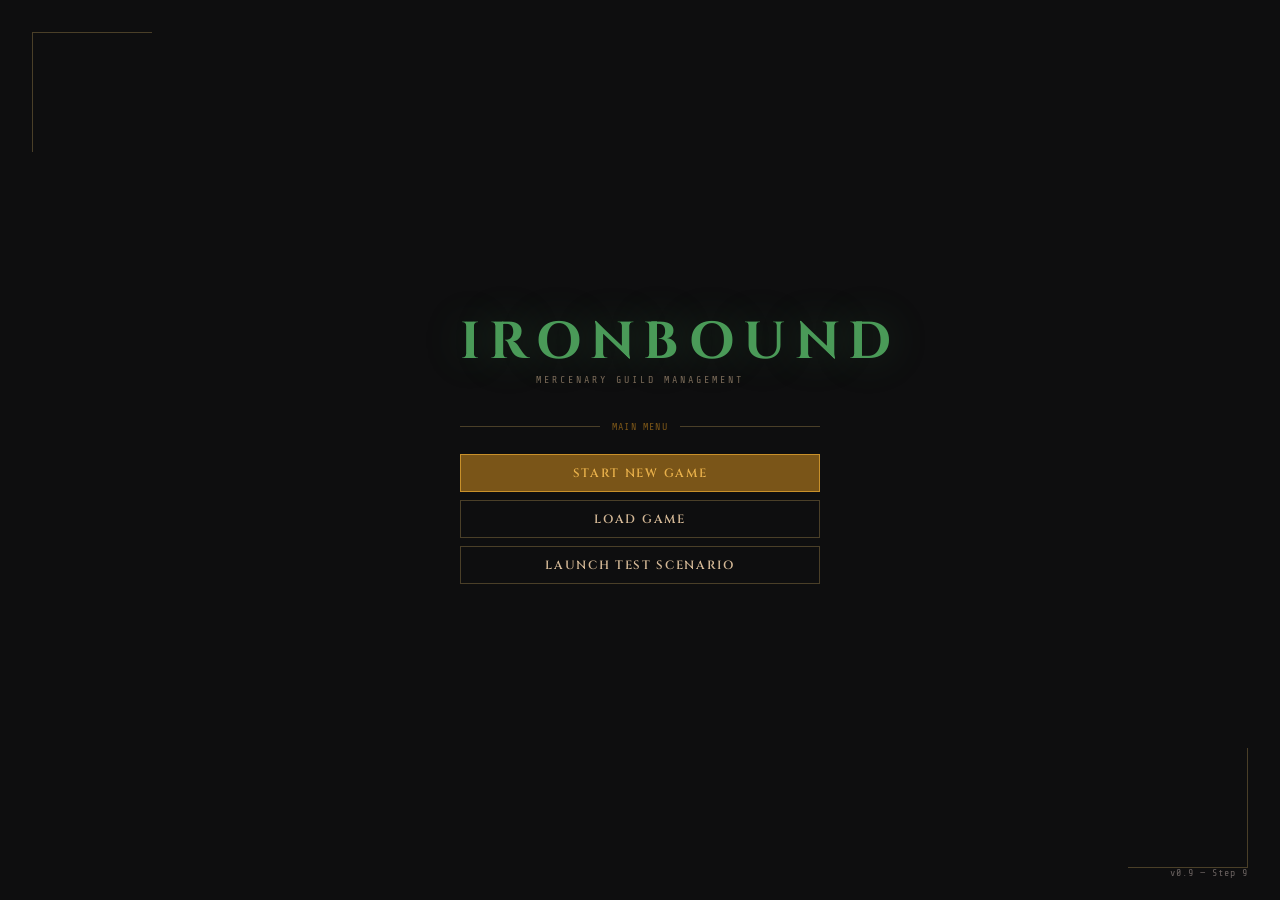
<file: ironbound/version_9.html>
<!DOCTYPE html>
<html lang="en">
<head>
<meta charset="UTF-8">
<meta name="viewport" content="width=device-width, initial-scale=1.0">
<title>Ironbound</title>
<style>
@import url('https://fonts.googleapis.com/css2?family=Cinzel:wght@400;600;700&family=Share+Tech+Mono&family=Crimson+Pro:ital,wght@0,300;0,400;1,300&display=swap');

:root {
  --bg:#0e0e0f; --bg-panel:#141416; --bg-raised:#1c1c1f; --bg-input:#111113;
  --border:#2e2e33; --border-accent:#4a3f28;
  --amber:#c8902a; --amber-dim:#7a5518; --amber-bright:#e8b04a;
  --parchment:#d4b896; --parchment-dim:#7a6a58;
  --text:#c8c0b0; --text-dim:#6a6260; --text-bright:#e8e0d0;
  --red:#8b3030; --red-bright:#c04040;
  --green:#2a5a30; --green-bright:#3a8040;
  --title-green:#4a9a58;
  --mono:'Share Tech Mono',monospace; --serif:'Cinzel',serif; --body:'Crimson Pro',Georgia,serif;
}
*,*::before,*::after{box-sizing:border-box;margin:0;padding:0;}
html,body{width:100%;height:100%;background:var(--bg);color:var(--text);font-family:var(--body);font-size:16px;line-height:1.5;overflow:hidden;}
.hidden{display:none!important;}
.rule{display:flex;align-items:center;gap:12px;color:var(--amber-dim);font-family:var(--mono);font-size:10px;letter-spacing:.12em;}
.rule::before,.rule::after{content:'';flex:1;height:1px;background:var(--border-accent);}
.btn{display:block;width:100%;padding:10px 20px;background:transparent;border:1px solid var(--border-accent);color:var(--parchment);font-family:var(--serif);font-size:12px;font-weight:600;letter-spacing:.14em;text-transform:uppercase;cursor:pointer;transition:background .15s,border-color .15s,color .15s;outline:none;}
.btn:hover{background:var(--amber-dim);border-color:var(--amber);color:var(--amber-bright);}
.btn:active{background:var(--amber);color:var(--bg);}
.btn:disabled{opacity:.35;cursor:not-allowed;background:transparent;border-color:var(--border);color:var(--text-dim);}
.btn-primary{background:var(--amber-dim);border-color:var(--amber);color:var(--amber-bright);}
.btn-primary:hover{background:var(--amber);color:var(--bg);}
.btn-danger{border-color:var(--red);color:var(--red-bright);}
.btn-danger:hover{background:var(--red);color:#fff;}
.btn-sm{width:auto;display:inline-block;padding:5px 14px;font-size:10px;}
label{display:block;font-family:var(--mono);font-size:11px;letter-spacing:.1em;color:var(--parchment-dim);text-transform:uppercase;margin-bottom:5px;}
input[type=text],input[type=number],select{width:100%;background:var(--bg-input);border:1px solid var(--border);color:var(--text-bright);font-family:var(--mono);font-size:13px;padding:7px 9px;outline:none;transition:border-color .15s;}
input[type=text]:focus,input[type=number]:focus,select:focus{border-color:var(--amber-dim);}
input[type=number]{-moz-appearance:textfield;}
input[type=number]::-webkit-outer-spin-button,input[type=number]::-webkit-inner-spin-button{-webkit-appearance:none;}
select{cursor:pointer;appearance:none;-webkit-appearance:none;background-image:url("data:image/svg+xml,%3Csvg xmlns='http://www.w3.org/2000/svg' width='10' height='6'%3E%3Cpath d='M0 0l5 6 5-6z' fill='%236a6260'/%3E%3C/svg%3E");background-repeat:no-repeat;background-position:right 10px center;}
.field-hint{font-family:var(--body);font-style:italic;font-size:13px;color:var(--text-dim);margin-top:3px;}
.field-error{font-family:var(--mono);font-size:11px;color:var(--red-bright);margin-top:3px;display:none;}
.field-error.visible{display:block;}
.field-group{margin-bottom:16px;}
::-webkit-scrollbar{width:5px;}::-webkit-scrollbar-track{background:var(--bg);}::-webkit-scrollbar-thumb{background:var(--border-accent);}

/* ── LAUNCH ── */
#screen-launch{width:100%;height:100%;display:flex;flex-direction:column;align-items:center;justify-content:center;position:relative;background:var(--bg);}
#screen-launch::before,#screen-launch::after{content:'';position:absolute;width:120px;height:120px;border-color:var(--border-accent);border-style:solid;pointer-events:none;}
#screen-launch::before{top:32px;left:32px;border-width:1px 0 0 1px;}
#screen-launch::after{bottom:32px;right:32px;border-width:0 1px 1px 0;}
.launch-inner{width:360px;display:flex;flex-direction:column;}
.launch-title{font-family:var(--serif);font-size:52px;font-weight:700;letter-spacing:.18em;color:var(--title-green);text-align:center;line-height:1;margin-bottom:4px;text-shadow:0 0 40px rgba(74,154,88,.3);}
.launch-subtitle{font-family:var(--mono);font-size:10px;letter-spacing:.3em;text-transform:uppercase;color:var(--parchment-dim);text-align:center;margin-bottom:32px;}
.launch-buttons{display:flex;flex-direction:column;gap:8px;}
.launch-error{margin-top:12px;padding:10px 14px;border:1px solid var(--red);background:rgba(139,48,48,.12);font-family:var(--mono);font-size:11px;color:var(--red-bright);display:none;}
.launch-error.visible{display:block;}
.launch-version{position:absolute;bottom:20px;right:32px;font-family:var(--mono);font-size:10px;color:var(--text-dim);letter-spacing:.1em;}
/* ── WORLD OPTIONS / SCENARIOS ── */
#screen-world-options,#screen-test-scenario{width:100%;height:100%;display:flex;align-items:center;justify-content:center;background:var(--bg);}
.options-panel,.scenario-panel{background:var(--bg-panel);border:1px solid var(--border-accent);padding:32px 38px;}
.options-panel{width:520px;max-height:92vh;overflow-y:auto;}
.scenario-panel{width:520px;}
.options-title,.scenario-title{font-family:var(--serif);font-size:17px;font-weight:600;letter-spacing:.2em;text-transform:uppercase;color:var(--amber);margin-bottom:5px;}
.options-desc,.scenario-desc{font-family:var(--body);font-style:italic;font-size:14px;color:var(--text-dim);margin-bottom:24px;}
.options-section-title{font-family:var(--mono);font-size:10px;letter-spacing:.15em;text-transform:uppercase;color:var(--amber-dim);margin:20px 0 14px;}
.options-actions{display:flex;gap:10px;margin-top:24px;}.options-actions .btn{flex:1;}
.scenario-list{display:flex;flex-direction:column;gap:6px;margin-bottom:20px;}
.scenario-item{border:1px solid var(--border);background:var(--bg-raised);padding:11px 13px;cursor:pointer;transition:border-color .12s,background .12s;}
.scenario-item:hover{border-color:var(--amber-dim);background:#1e1e22;}
.scenario-item.selected{border-color:var(--amber);background:rgba(74,63,40,.2);}
.scenario-item-name{font-family:var(--serif);font-size:12px;font-weight:600;letter-spacing:.1em;color:var(--parchment);margin-bottom:2px;}
.scenario-item-desc{font-family:var(--body);font-style:italic;font-size:12px;color:var(--text-dim);}
.scenario-actions{display:flex;gap:10px;}.scenario-actions .btn{flex:1;}

/* ── GAME SCREEN ── */
#screen-game{width:100%;height:100%;display:flex;flex-direction:column;background:var(--bg);position:relative;}
#toolbar{height:44px;min-height:44px;flex-shrink:0;background:var(--bg-panel);border-bottom:1px solid var(--border);display:flex;align-items:center;padding:0 12px;gap:0;overflow:hidden;}
.toolbar-logo{font-family:var(--serif);font-size:14px;font-weight:700;letter-spacing:.16em;color:var(--amber);flex-shrink:0;margin-right:8px;}
.toolbar-sep{width:1px;height:20px;background:var(--border);flex-shrink:0;margin:0 8px;}
.toolbar-stats{display:flex;align-items:center;gap:0;flex-shrink:1;overflow:hidden;}
.toolbar-stat{display:flex;align-items:center;gap:4px;font-family:var(--mono);font-size:10px;padding:0 8px;flex-shrink:1;white-space:nowrap;}
.toolbar-stat-label{color:var(--text-dim);letter-spacing:.08em;text-transform:uppercase;}
.toolbar-stat-value{color:var(--text-bright);}
.toolbar-stat-value.gold{color:var(--amber);}
.toolbar-spacer{flex:1;min-width:4px;}
.toolbar-actions{display:flex;align-items:center;gap:6px;flex-shrink:0;}
.toolbar-btn{padding:4px 12px;background:transparent;border:1px solid var(--border-accent);color:var(--parchment);font-family:var(--serif);font-size:10px;font-weight:600;letter-spacing:.12em;text-transform:uppercase;cursor:pointer;transition:background .12s,border-color .12s,color .12s;outline:none;white-space:nowrap;}
.toolbar-btn:hover{background:var(--amber-dim);border-color:var(--amber);color:var(--amber-bright);}
.toolbar-btn.devmode-btn{border-color:var(--green);color:var(--green-bright);}
.toolbar-btn.devmode-btn.active{background:rgba(42,90,48,.3);border-color:var(--green-bright);}
.toolbar-btn.end-turn-btn{border-color:var(--amber);color:var(--amber-bright);font-weight:700;}
.toolbar-btn.end-turn-btn:hover{background:var(--amber);color:var(--bg);}
.toolbar-btn.exit-btn{border-color:var(--red);color:var(--red-bright);}
.toolbar-btn.exit-btn:hover{background:var(--red);color:#fff;}
#canvas-area{flex:1;position:relative;overflow:hidden;}
#map-canvas{display:block;width:100%;height:100%;cursor:grab;}
#map-canvas.panning{cursor:grabbing;}
.map-popup{position:absolute;pointer-events:none;background:var(--bg-panel);border:1px solid var(--border-accent);padding:11px 14px;min-width:170px;max-width:230px;font-family:var(--mono);font-size:11px;display:none;z-index:5;}
.map-popup.visible{display:block;}
.map-popup .popup-name{font-family:var(--serif);font-size:13px;font-weight:600;letter-spacing:.12em;color:var(--parchment);margin-bottom:5px;}
.map-popup .popup-tag{font-size:10px;letter-spacing:.1em;text-transform:uppercase;margin-bottom:2px;}
.map-popup .popup-tag.discovered{color:var(--amber-bright);}
.map-popup .popup-tag.undiscovered{color:var(--text-dim);}
.map-popup .popup-tag.dev-info{color:var(--green-bright);}
.map-popup .popup-row{color:var(--text-dim);font-size:10px;margin-top:3px;}
.map-popup .popup-row span{color:var(--text-bright);}
#map-legend{position:absolute;bottom:12px;left:12px;background:rgba(14,14,15,.85);border:1px solid var(--border);padding:7px 11px;font-family:var(--mono);font-size:10px;color:var(--text-dim);letter-spacing:.06em;line-height:2;pointer-events:none;z-index:4;}
#map-legend span{display:inline-block;width:10px;height:10px;margin-right:5px;vertical-align:middle;}
#dev-panel{position:absolute;top:8px;right:8px;width:340px;max-height:calc(100% - 16px);background:rgba(14,14,15,.95);border:1px solid var(--green);overflow-y:auto;font-family:var(--mono);font-size:10px;color:var(--green-bright);padding:10px 12px;line-height:1.7;pointer-events:auto;z-index:10;}
#dev-panel h3{font-family:var(--serif);font-size:11px;color:var(--green-bright);letter-spacing:.15em;text-transform:uppercase;margin-bottom:7px;border-bottom:1px solid var(--green);padding-bottom:5px;}
#dev-panel pre{white-space:pre-wrap;word-break:break-all;font-size:9px;color:#5a8a5a;}
#bottom-panel{height:180px;min-height:180px;background:var(--bg-panel);border-top:1px solid var(--border);display:flex;flex-direction:column;flex-shrink:0;overflow:hidden;}
.bottom-stub{display:flex;align-items:center;justify-content:center;height:100%;font-family:var(--mono);font-size:11px;color:var(--text-dim);letter-spacing:.08em;}
/* Group Panel */
#group-panel{display:flex;flex-direction:column;height:100%;overflow:hidden;}
.gp-header{display:flex;align-items:center;gap:12px;padding:8px 16px;border-bottom:1px solid var(--border);flex-shrink:0;}
.gp-name{font-family:var(--serif);font-size:14px;font-weight:600;letter-spacing:.14em;color:var(--parchment);}
.gp-role{font-family:var(--mono);font-size:10px;letter-spacing:.1em;text-transform:uppercase;color:var(--amber-dim);margin-left:2px;}
.gp-status{font-family:var(--mono);font-size:10px;color:var(--text-dim);margin-left:auto;}
.gp-close{padding:2px 8px;background:transparent;border:1px solid var(--border);color:var(--text-dim);font-family:var(--mono);font-size:10px;cursor:pointer;outline:none;}
.gp-close:hover{border-color:var(--parchment);color:var(--parchment);}
.gp-body{display:flex;flex:1;overflow:hidden;}
.gp-members{flex:0 0 260px;overflow-y:auto;padding:8px 12px;border-right:1px solid var(--border);display:flex;flex-wrap:wrap;gap:4px;align-content:flex-start;}
.gp-member-chip{font-family:var(--mono);font-size:9px;padding:2px 8px;border:1px solid var(--border);color:var(--text);background:var(--bg-raised);white-space:nowrap;}
.gp-actions{flex:1;padding:8px 14px;overflow-y:auto;display:flex;flex-direction:column;gap:6px;}
.gp-section-label{font-family:var(--mono);font-size:9px;letter-spacing:.12em;text-transform:uppercase;color:var(--amber-dim);margin-top:4px;}
.gp-dest-row{display:flex;gap:6px;align-items:center;}
.gp-dest-select{flex:1;font-size:10px;padding:4px 8px;}
.gp-schedule{display:flex;gap:3px;margin-top:2px;}
.sched-slot{width:22px;height:22px;border:1px solid var(--border);background:var(--bg-raised);font-family:var(--mono);font-size:8px;color:var(--text-dim);cursor:pointer;display:flex;align-items:center;justify-content:center;transition:background .1s,border-color .1s,color .1s;user-select:none;}
.sched-slot.rest{background:rgba(122,85,24,.25);border-color:var(--amber-dim);color:var(--amber);}
.gp-transit-info{font-family:var(--mono);font-size:10px;color:var(--amber-dim);padding:3px 0;}
.gp-transit-info span{color:var(--amber);}
/* City overlay */
#city-overlay{position:absolute;inset:0;z-index:20;display:flex;flex-direction:column;background:var(--bg);}
.city-header{display:flex;align-items:center;height:44px;min-height:44px;flex-shrink:0;background:var(--bg-panel);border-bottom:1px solid var(--border);padding:0 16px;}
.city-header-name{font-family:var(--serif);font-size:16px;font-weight:600;letter-spacing:.16em;color:var(--parchment);}
.city-header-hq{font-family:var(--mono);font-size:10px;letter-spacing:.1em;color:var(--amber);margin-left:10px;text-transform:uppercase;}
.city-header-spacer{flex:1;}
.city-close-btn{padding:4px 14px;background:transparent;border:1px solid var(--border);color:var(--text-dim);font-family:var(--mono);font-size:10px;letter-spacing:.1em;cursor:pointer;text-transform:uppercase;outline:none;}
.city-close-btn:hover{border-color:var(--parchment);color:var(--parchment);}
.city-body{display:flex;flex:1;overflow:hidden;}
.city-tabs{width:160px;min-width:160px;flex-shrink:0;background:var(--bg-panel);border-right:1px solid var(--border);display:flex;flex-direction:column;padding:12px 0;gap:2px;overflow-y:auto;}
.city-tab{padding:9px 16px;cursor:pointer;font-family:var(--mono);font-size:11px;letter-spacing:.08em;text-transform:uppercase;color:var(--text-dim);border-left:2px solid transparent;transition:color .12s,border-color .12s,background .12s;}
.city-tab:hover{color:var(--parchment);background:rgba(255,255,255,.03);}
.city-tab.active{color:var(--amber-bright);border-left-color:var(--amber);}
.city-tab-section{padding:6px 16px 2px;font-family:var(--mono);font-size:9px;letter-spacing:.14em;text-transform:uppercase;color:var(--border-accent);margin-top:6px;}
.city-content{flex:1;overflow-y:auto;padding:24px 28px;}
.panel-title{font-family:var(--serif);font-size:16px;font-weight:600;letter-spacing:.18em;text-transform:uppercase;color:var(--amber);margin-bottom:4px;}
.panel-subtitle{font-family:var(--body);font-style:italic;font-size:14px;color:var(--text-dim);margin-bottom:20px;}
.roster-table{width:100%;border-collapse:collapse;font-family:var(--mono);font-size:11px;}
.roster-table th{text-align:left;color:var(--amber-dim);letter-spacing:.1em;text-transform:uppercase;font-size:9px;padding:4px 8px 8px;border-bottom:1px solid var(--border-accent);}
.roster-table td{padding:8px 8px;border-bottom:1px solid var(--border);color:var(--text);vertical-align:top;}
.roster-table tr:hover td{background:rgba(255,255,255,.02);}
.recruit-name{color:var(--parchment);font-size:12px;}.recruit-level{color:var(--amber);}
.recruit-state{font-size:10px;padding:1px 6px;border:1px solid;text-transform:uppercase;letter-spacing:.06em;}
.recruit-state.available{border-color:var(--green);color:var(--green-bright);}
.recruit-state.deployed{border-color:var(--amber-dim);color:var(--amber);}
.trait-badge{display:inline-block;font-size:9px;padding:1px 5px;border:1px solid var(--border-accent);color:var(--parchment-dim);margin-right:3px;margin-bottom:2px;text-transform:uppercase;letter-spacing:.06em;}
.hire-grid{display:flex;flex-direction:column;gap:6px;}
.hire-card{background:var(--bg-raised);border:1px solid var(--border);padding:10px 14px;display:flex;align-items:center;gap:14px;}
.hire-card:hover{border-color:var(--amber-dim);}
.hire-card-name{font-family:var(--serif);font-size:13px;color:var(--parchment);min-width:120px;}
.hire-card-stats{flex:1;font-family:var(--mono);font-size:10px;color:var(--text-dim);}
.hire-card-stats span{color:var(--text);}
.hire-card-cost{font-family:var(--mono);font-size:12px;color:var(--amber);min-width:70px;text-align:right;}
.hire-card-btn{flex-shrink:0;}
.group-list{display:flex;flex-direction:column;gap:6px;margin-bottom:16px;}
.group-card{background:var(--bg-raised);border:1px solid var(--border);padding:10px 14px;}
.group-card-header{display:flex;align-items:center;gap:10px;margin-bottom:4px;}
.group-card-name{font-family:var(--serif);font-size:13px;color:var(--parchment);}
.group-card-role{font-family:var(--mono);font-size:9px;letter-spacing:.1em;text-transform:uppercase;color:var(--amber-dim);padding:1px 5px;border:1px solid var(--amber-dim);}
.group-card-loc{font-family:var(--mono);font-size:10px;color:var(--text-dim);margin-left:auto;}
.group-card-members{font-family:var(--mono);font-size:10px;color:var(--text-dim);}
.group-card-members span{color:var(--text);}
.group-create-form{background:var(--bg-raised);border:1px solid var(--border-accent);padding:14px 16px;margin-top:12px;}
.group-create-title{font-family:var(--serif);font-size:12px;font-weight:600;letter-spacing:.1em;color:var(--parchment);margin-bottom:10px;}
.create-row{display:flex;gap:8px;margin-bottom:8px;align-items:center;}
.create-row label{margin-bottom:0;min-width:60px;}
.member-select-grid{display:flex;flex-wrap:wrap;gap:4px;margin:8px 0;}
.member-toggle{font-family:var(--mono);font-size:10px;padding:3px 8px;border:1px solid var(--border);background:transparent;color:var(--text-dim);cursor:pointer;transition:border-color .1s,color .1s,background .1s;}
.member-toggle.selected{border-color:var(--amber);color:var(--amber-bright);background:rgba(122,85,24,.2);}
.member-toggle:disabled{opacity:.35;cursor:not-allowed;}
.stub-panel{text-align:center;padding:48px 24px;color:var(--text-dim);font-family:var(--mono);font-size:11px;letter-spacing:.08em;line-height:2.2;}
.stub-panel strong{display:block;font-family:var(--serif);font-size:14px;color:var(--parchment);margin-bottom:8px;letter-spacing:.12em;}
.task-row{display:flex;align-items:center;gap:14px;padding:10px 0;border-bottom:1px solid var(--border);}
.task-row:last-child{border-bottom:none;}
.task-name{font-family:var(--serif);font-size:12px;font-weight:600;color:var(--parchment);min-width:180px;}
.task-effect{font-family:var(--body);font-style:italic;font-size:13px;color:var(--text-dim);flex:1;}
.task-count{font-family:var(--mono);font-size:11px;color:var(--text-dim);}
.task-count span{color:var(--amber);}
/* POI Layout overlay */
#poi-overlay{position:absolute;top:44px;left:0;right:0;bottom:0;z-index:20;display:flex;flex-direction:column;background:var(--bg);}
.poi-header{display:flex;align-items:center;height:44px;min-height:44px;flex-shrink:0;background:var(--bg-panel);border-bottom:1px solid var(--border);padding:0 16px;gap:12px;}
.poi-header-name{font-family:var(--serif);font-size:15px;font-weight:600;letter-spacing:.14em;color:var(--parchment);}
.poi-header-type{font-family:var(--mono);font-size:10px;letter-spacing:.1em;text-transform:uppercase;color:var(--amber-dim);}
.poi-header-spacer{flex:1;}
.poi-header-meta{font-family:var(--mono);font-size:10px;color:var(--text-dim);}
.poi-header-meta span{color:var(--amber);}
.poi-body{display:flex;flex:1;overflow:hidden;}
#poi-graph-canvas{display:block;cursor:pointer;}
.poi-graph-wrap{flex:1;position:relative;overflow:hidden;background:var(--bg);}
.poi-sidebar{width:200px;min-width:200px;flex-shrink:0;background:var(--bg-panel);border-left:1px solid var(--border);padding:16px 14px;overflow-y:auto;display:flex;flex-direction:column;gap:6px;}
.poi-sidebar-section{font-family:var(--mono);font-size:9px;letter-spacing:.14em;text-transform:uppercase;color:var(--amber-dim);margin-bottom:4px;}
.poi-sidebar-row{font-family:var(--mono);font-size:10px;color:var(--text-dim);margin-bottom:3px;}
.poi-sidebar-row span{color:var(--text);}
.poi-sidebar-row.dev{color:var(--green-bright);font-size:9px;}
.poi-sidebar-hint{font-family:var(--body);font-style:italic;font-size:12px;color:var(--text-dim);margin-top:6px;line-height:1.5;}
.poi-back-btn{padding:5px 12px;background:transparent;border:1px solid var(--border);color:var(--text-dim);font-family:var(--mono);font-size:10px;letter-spacing:.08em;cursor:pointer;text-transform:uppercase;outline:none;transition:border-color .12s,color .12s;flex-shrink:0;}
.poi-back-btn:hover{border-color:var(--parchment);color:var(--parchment);}
/* Zone Detail overlay */
#zone-overlay{position:absolute;top:44px;left:0;right:0;bottom:0;z-index:30;display:flex;flex-direction:column;background:var(--bg);}
.zone-header{display:flex;align-items:center;height:44px;min-height:44px;flex-shrink:0;background:var(--bg-panel);border-bottom:1px solid var(--border);padding:0 16px;gap:12px;}
.zone-header-name{font-family:var(--serif);font-size:15px;font-weight:600;letter-spacing:.14em;color:var(--parchment);}
.zone-header-state{font-family:var(--mono);font-size:10px;letter-spacing:.1em;text-transform:uppercase;padding:2px 8px;border:1px solid;}
.zone-header-state.scouted{border-color:var(--green);color:var(--green-bright);}
.zone-header-state.unknown{border-color:var(--text-dim);color:var(--text-dim);}
.zone-header-spacer{flex:1;}
.zone-header-conds{font-family:var(--mono);font-size:10px;color:var(--text-dim);}
.zone-header-conds span{color:var(--amber-dim);}
.zone-body{display:flex;flex:1;overflow:hidden;}
.zone-objects-pane{flex:1;overflow-y:auto;padding:16px 20px;}
.zone-sidebar{width:260px;min-width:260px;flex-shrink:0;background:var(--bg-panel);border-left:1px solid var(--border);padding:14px 14px;overflow-y:auto;display:flex;flex-direction:column;gap:0;}
.zone-section-title{font-family:var(--mono);font-size:9px;letter-spacing:.14em;text-transform:uppercase;color:var(--amber-dim);margin:14px 0 6px;}
.zone-section-title:first-child{margin-top:0;}
.zone-unknown-msg{font-family:var(--body);font-style:italic;font-size:13px;color:var(--text-dim);padding:20px 0;}
/* Object entries */
.obj-entry{display:flex;align-items:flex-start;gap:10px;padding:7px 0;border-bottom:1px solid var(--border);}
.obj-entry:last-child{border-bottom:none;}
.obj-icon{width:26px;height:26px;flex-shrink:0;display:flex;align-items:center;justify-content:center;font-family:var(--mono);font-size:9px;color:var(--text-dim);}
.obj-icon.sq{background:var(--bg-raised);border:1px solid var(--border);}
.obj-icon.rh{background:var(--bg-raised);border:1px solid var(--amber-dim);clip-path:polygon(50% 0%,100% 50%,50% 100%,0% 50%);}
.obj-icon.dev-icon{border-color:var(--green);}
.obj-info{flex:1;}
.obj-name{font-family:var(--serif);font-size:12px;color:var(--parchment);margin-bottom:2px;}
.obj-name.known-name{color:var(--text-dim);font-style:italic;}
.obj-type{font-family:var(--mono);font-size:9px;letter-spacing:.08em;text-transform:uppercase;color:var(--text-dim);}
.obj-gold{font-family:var(--mono);font-size:9px;color:var(--amber);margin-top:1px;}
.obj-dev-vals{font-family:var(--mono);font-size:9px;color:var(--green-bright);margin-top:2px;}
.obj-awareness{font-family:var(--mono);font-size:9px;letter-spacing:.08em;text-transform:uppercase;padding:1px 5px;border:1px solid;margin-left:auto;flex-shrink:0;align-self:center;}
.obj-awareness.located{border-color:var(--amber-bright);color:var(--amber-bright);}
.obj-awareness.known{border-color:var(--parchment-dim);color:var(--parchment-dim);}
.obj-awareness.undisc{border-color:var(--text-dim);color:var(--text-dim);}
/* ── ACTION UI (Zone Sidebar) ── */
.group-in-zone{margin-bottom:10px;padding:8px 10px;background:var(--bg-raised);border:1px solid var(--border);}
.group-in-zone-name{font-family:var(--serif);font-size:11px;font-weight:600;color:var(--parchment);margin-bottom:5px;}
.member-action-row{display:flex;align-items:center;gap:6px;margin-bottom:4px;}
.member-chip-sel{font-family:var(--mono);font-size:9px;padding:2px 7px;border:1px solid var(--border);background:transparent;color:var(--text-dim);cursor:pointer;transition:border-color .1s,color .1s,background .1s;outline:none;white-space:nowrap;}
.member-chip-sel.active{border-color:var(--amber);color:var(--amber-bright);background:rgba(122,85,24,.15);}
.action-progress-wrap{flex:1;}
.action-label{font-family:var(--mono);font-size:9px;color:var(--text-dim);margin-bottom:2px;text-transform:uppercase;letter-spacing:.06em;}
.action-bar-track{height:5px;background:var(--bg-input);border:1px solid var(--border);position:relative;}
.action-bar-fill{position:absolute;top:0;left:0;height:100%;background:var(--amber-dim);transition:width .3s;}
.action-bar-fill.scout{background:var(--amber-dim);}
.action-bar-fill.search{background:#5a6a30;}
.action-bar-fill.conceal{background:#3a4a5a;}
.action-bar-fill.hide{background:#3a5a4a;}
.action-bar-fill.rest{background:var(--green);}
.action-assign-section{margin-top:10px;}
.action-btn-grid{display:flex;flex-wrap:wrap;gap:4px;margin-top:4px;}
.zone-action-btn{padding:4px 10px;background:transparent;border:1px solid var(--border-accent);color:var(--parchment);font-family:var(--mono);font-size:9px;letter-spacing:.06em;cursor:pointer;text-transform:uppercase;outline:none;transition:background .1s,border-color .1s,color .1s;}
.zone-action-btn:hover{background:var(--amber-dim);border-color:var(--amber);color:var(--amber-bright);}
.zone-action-btn:disabled{opacity:.35;cursor:not-allowed;}
.zone-action-btn.active-action{border-color:var(--amber);color:var(--amber-bright);background:rgba(122,85,24,.15);}
.target-picker{margin-top:5px;}
.target-picker select{font-size:10px;padding:4px 8px;}
.selected-member-info{font-family:var(--mono);font-size:10px;color:var(--text-dim);margin-bottom:4px;}
.selected-member-info strong{color:var(--parchment);}
.no-group-msg{font-family:var(--body);font-style:italic;font-size:12px;color:var(--text-dim);margin-top:6px;}
.action-event-log{font-family:var(--mono);font-size:9px;color:var(--green-bright);margin-top:4px;line-height:1.6;max-height:60px;overflow-y:auto;}
/* Move zone */
.zone-adj-btn{display:block;width:100%;margin-bottom:4px;padding:4px 10px;background:transparent;border:1px solid var(--border);color:var(--text-dim);font-family:var(--mono);font-size:9px;letter-spacing:.06em;cursor:pointer;text-transform:uppercase;outline:none;text-align:left;transition:border-color .1s,color .1s;}
.zone-adj-btn:hover{border-color:var(--parchment);color:var(--parchment);}
.zone-adj-btn.scouted{border-color:var(--green);color:var(--green-bright);}
/* Confirm dialog */
#confirm-overlay{position:fixed;inset:0;background:rgba(0,0,0,.7);z-index:100;display:flex;align-items:center;justify-content:center;}
.confirm-box{background:var(--bg-panel);border:1px solid var(--border-accent);padding:28px 32px;width:380px;text-align:center;}
.confirm-title{font-family:var(--serif);font-size:15px;font-weight:600;letter-spacing:.14em;color:var(--parchment);margin-bottom:10px;}
.confirm-msg{font-family:var(--body);font-size:14px;color:var(--text-dim);margin-bottom:22px;line-height:1.6;}
.confirm-actions{display:flex;gap:10px;}.confirm-actions .btn{flex:1;}
/* Toast */
#toast-container{position:fixed;bottom:196px;left:50%;transform:translateX(-50%);display:flex;flex-direction:column;align-items:center;gap:8px;pointer-events:none;z-index:9999;}
.toast{padding:8px 16px;background:var(--bg-panel);border:1px solid var(--border-accent);font-family:var(--mono);font-size:11px;color:var(--parchment);letter-spacing:.08em;animation:toast-in .2s ease,toast-out .3s ease 2.5s forwards;pointer-events:none;}
.toast.error{border-color:var(--red);color:var(--red-bright);}
.toast.success{border-color:var(--green-bright);color:var(--green-bright);}
/* ── Wound & Character Status UI ── */
.char-status-card{background:var(--bg-raised);border:1px solid var(--border);padding:8px 10px;margin-bottom:6px;}
.char-status-header{display:flex;align-items:center;gap:8px;margin-bottom:4px;}
.char-status-name{font-family:var(--serif);font-size:12px;font-weight:600;color:var(--parchment);}
.char-status-hp{font-family:var(--mono);font-size:10px;margin-left:auto;}
.char-status-hp.healthy{color:var(--green-bright);}
.char-status-hp.wounded{color:var(--amber);}
.char-status-hp.critical{color:var(--red-bright);}
.char-status-hp.dead{color:var(--text-dim);}
.char-status-incap{font-family:var(--mono);font-size:9px;letter-spacing:.08em;text-transform:uppercase;padding:1px 5px;border:1px solid var(--red);color:var(--red-bright);background:rgba(139,48,48,.12);margin-left:6px;}
.char-status-dead{font-family:var(--mono);font-size:9px;letter-spacing:.08em;text-transform:uppercase;padding:1px 5px;border:1px solid var(--text-dim);color:var(--text-dim);}
.wound-list{display:flex;flex-direction:column;gap:3px;margin-top:4px;}
.wound-row{display:flex;align-items:center;gap:6px;}
.wound-name{font-family:var(--mono);font-size:9px;color:var(--text);flex:1;white-space:nowrap;overflow:hidden;text-overflow:ellipsis;}
.wound-name.bandaged{color:var(--green-bright);}
.wound-name.lethal{color:var(--red-bright);}
.wound-bar-track{width:70px;height:4px;background:var(--bg-input);border:1px solid var(--border);position:relative;flex-shrink:0;}
.wound-bar-fill{position:absolute;top:0;left:0;height:100%;background:var(--red-bright);}
.wound-bar-fill.bandaged{background:var(--green);}
.wound-bar-fill.incap{background:var(--red);}
.wound-hp{font-family:var(--mono);font-size:9px;color:var(--text-dim);flex-shrink:0;}
.body-card{background:rgba(20,14,14,.6);border:1px solid var(--red);padding:8px 10px;margin-bottom:6px;}
.body-card-name{font-family:var(--serif);font-size:12px;color:var(--red-bright);margin-bottom:2px;}
.body-card-info{font-family:var(--mono);font-size:9px;color:var(--text-dim);}
.hazard-tag{font-family:var(--mono);font-size:9px;letter-spacing:.08em;text-transform:uppercase;padding:1px 5px;border:1px solid var(--red);color:var(--red-bright);margin-bottom:4px;display:inline-block;}
/* ── Step 9: Hunger, Market, Storeroom ── */
.hunger-bar-wrap{display:flex;align-items:center;gap:6px;margin-top:3px;}
.hunger-stage-label{font-family:var(--mono);font-size:9px;letter-spacing:.08em;text-transform:uppercase;min-width:72px;}
.hunger-stage-label.hunger{color:var(--text-dim);}
.hunger-stage-label.starvation{color:var(--amber);}
.hunger-stage-label.famine{color:var(--red-bright);}
.hunger-bar-track{flex:1;height:5px;background:var(--bg-input);border:1px solid var(--border);position:relative;}
.hunger-bar-fill{position:absolute;top:0;left:0;height:100%;}
.hunger-bar-fill.hunger{background:#4a4a28;}
.hunger-bar-fill.starvation{background:var(--amber-dim);}
.hunger-bar-fill.famine{background:var(--red);}
.hunger-charges{font-family:var(--mono);font-size:9px;color:var(--text-dim);min-width:44px;text-align:right;}
/* Market */
.market-section-title{font-family:var(--mono);font-size:9px;letter-spacing:.14em;text-transform:uppercase;color:var(--amber-dim);margin:14px 0 6px;}
.market-item-row{display:flex;align-items:center;gap:8px;padding:6px 0;border-bottom:1px solid var(--border);}
.market-item-row:last-child{border-bottom:none;}
.market-item-name{font-family:var(--serif);font-size:12px;color:var(--parchment);flex:1;}
.market-item-desc{font-family:var(--body);font-style:italic;font-size:11px;color:var(--text-dim);flex:1;}
.market-item-range{font-family:var(--mono);font-size:10px;color:var(--amber);min-width:70px;text-align:right;}
.market-item-add{padding:3px 10px;background:transparent;border:1px solid var(--border-accent);color:var(--parchment);font-family:var(--mono);font-size:9px;cursor:pointer;outline:none;transition:background .1s;}
.market-item-add:hover{background:var(--amber-dim);border-color:var(--amber);}
.for-purchase-box{background:var(--bg-raised);border:1px solid var(--border-accent);padding:10px 12px;margin-top:10px;}
.for-purchase-title{font-family:var(--mono);font-size:9px;letter-spacing:.14em;text-transform:uppercase;color:var(--amber-dim);margin-bottom:8px;}
.purchase-staged-row{display:flex;align-items:center;gap:6px;margin-bottom:4px;font-family:var(--mono);font-size:10px;color:var(--text);}
.purchase-staged-row button{padding:1px 6px;background:transparent;border:1px solid var(--red);color:var(--red-bright);font-size:9px;cursor:pointer;outline:none;}
.for-purchase-total{font-family:var(--mono);font-size:10px;color:var(--text-dim);margin-top:6px;}
.for-purchase-total span{color:var(--amber-bright);}
.for-purchase-taxmax{font-family:var(--mono);font-size:10px;color:var(--red-bright);margin-top:2px;}
/* Storeroom */
.storeroom-section{margin-bottom:16px;}
.storeroom-item-row{display:flex;align-items:center;gap:8px;padding:5px 0;border-bottom:1px solid var(--border);}
.storeroom-item-name{font-family:var(--serif);font-size:12px;color:var(--parchment);flex:1;}
.storeroom-item-range{font-family:var(--mono);font-size:10px;color:var(--amber);min-width:70px;text-align:right;}
.storeroom-move-btn{padding:2px 8px;background:transparent;border:1px solid var(--border-accent);color:var(--parchment-dim);font-family:var(--mono);font-size:9px;cursor:pointer;outline:none;}
.storeroom-move-btn:hover{border-color:var(--amber);color:var(--amber-bright);}
.for-sale-box{background:var(--bg-raised);border:1px solid var(--border-accent);padding:10px 12px;}
.for-sale-total{font-family:var(--mono);font-size:11px;color:var(--amber);margin:6px 0;}
.upkeep-warning{background:rgba(139,48,48,.15);border:1px solid var(--red);padding:8px 12px;font-family:var(--mono);font-size:10px;color:var(--red-bright);margin-bottom:10px;}
@keyframes toast-in{from{opacity:0;transform:translateY(6px)}to{opacity:1;transform:translateY(0)}}
@keyframes toast-out{from{opacity:1}to{opacity:0}}
</style>
</head>
<body>
<!-- LAUNCH -->
<div id="screen-launch">
  <div class="launch-inner">
    <div class="launch-title">IRONBOUND</div>
    <div class="launch-subtitle">Mercenary Guild Management</div>
    <div class="rule">MAIN MENU</div><div style="margin-bottom:20px"></div>
    <div class="launch-buttons">
      <button class="btn btn-primary" id="btn-new-game">Start New Game</button>
      <button class="btn" id="btn-load-game">Load Game</button>
      <button class="btn" id="btn-test-scenario">Launch Test Scenario</button>
    </div>
    <div class="launch-error" id="launch-error"></div>
  </div>
  <input type="file" id="file-load-input" accept=".json" style="display:none">
  <div class="launch-version">v0.9 — Step 9</div>
</div>
<!-- WORLD OPTIONS -->
<div id="screen-world-options" class="hidden">
  <div class="options-panel">
    <div class="options-title">World Options</div>
    <div class="options-desc">Configure the parameters of the new world. All fields have defaults.</div>
    <div class="rule">ORGANIZATION</div><div style="margin-top:14px"></div>
    <div class="field-group"><label for="opt-org-name">Organization Name</label><input type="text" id="opt-org-name" value="The Guild" maxlength="40"><div class="field-error" id="err-org-name">Name cannot be empty.</div></div>
    <div class="field-group"><label for="opt-gold">Starting Gold</label><input type="number" id="opt-gold" value="4200" min="0"></div>
    <div class="field-group"><label for="opt-chars">Starting Characters</label><input type="number" id="opt-chars" value="0" min="0" max="9"><div class="field-hint">Recruits placed in roster at game start (0–9).</div><div class="field-error" id="err-chars">Must be between 0 and 9.</div></div>
    <div class="options-section-title">World</div>
    <div class="field-group"><label for="opt-map-size">Map Size</label><input type="number" id="opt-map-size" value="128" min="64" max="256"><div class="field-hint">Width and height in tile units (64–256).</div><div class="field-error" id="err-map-size">Must be between 64 and 256.</div></div>
    <div class="field-group"><label for="opt-target-pois">Target World POIs</label><input type="number" id="opt-target-pois" value="20" min="10" max="50"><div class="field-error" id="err-target-pois">Must be between 10 and 50.</div></div>
    <div class="field-group"><label for="opt-known-pois">Target Publicly Known POIs</label><input type="number" id="opt-known-pois" value="8" min="6"><div class="field-hint">POIs spawning as Discovered by default (6–Target world POIs).</div><div class="field-error" id="err-known-pois">Must be between 6 and Target world POIs.</div></div>
    <div class="options-actions"><button class="btn" id="btn-options-back">Cancel</button><button class="btn btn-primary" id="btn-options-confirm">Confirm &amp; Start</button></div>
  </div>
</div>
<!-- TEST SCENARIO -->
<div id="screen-test-scenario" class="hidden">
  <div class="scenario-panel">
    <div class="scenario-title">Test Scenarios</div>
    <div class="scenario-desc">Select a pre-defined scenario to test a specific system.</div>
    <div class="scenario-list" id="scenario-list"></div>
    <div class="scenario-actions"><button class="btn" id="btn-scenario-back">Back</button><button class="btn btn-primary" id="btn-scenario-launch" disabled>Launch Scenario</button></div>
  </div>
</div>
<!-- GAME SCREEN -->
<div id="screen-game" class="hidden">
  <div id="toolbar">
    <span class="toolbar-logo">IRONBOUND</span>
    <div class="toolbar-sep"></div>
    <div class="toolbar-stats">
      <div class="toolbar-stat"><span class="toolbar-stat-label">Turn</span>&nbsp;<span class="toolbar-stat-value" id="tb-turn">1</span></div>
      <div class="toolbar-stat"><span class="toolbar-stat-label">Day</span>&nbsp;<span class="toolbar-stat-value" id="tb-day">1</span></div>
      <div class="toolbar-stat"><span class="toolbar-stat-label">Gold</span>&nbsp;<span class="toolbar-stat-value gold" id="tb-gold">0</span></div>
      <div class="toolbar-stat"><span class="toolbar-stat-label">Roster</span>&nbsp;<span class="toolbar-stat-value" id="tb-roster">0</span></div>
      <div class="toolbar-stat"><span class="toolbar-stat-label">POIs</span>&nbsp;<span class="toolbar-stat-value" id="tb-pois">0</span></div>
    </div>
    <div class="toolbar-spacer"></div>
    <div class="toolbar-actions">
      <button class="toolbar-btn devmode-btn" id="btn-devmode">DEV</button>
      <button class="toolbar-btn" id="btn-save">Save</button>
      <button class="toolbar-btn end-turn-btn" id="btn-end-turn">End Turn</button>
      <button class="toolbar-btn exit-btn" id="btn-exit">Exit</button>
    </div>
  </div>
  <div id="canvas-area">
    <canvas id="map-canvas"></canvas>
    <div class="map-popup" id="map-popup">
      <div class="popup-name" id="popup-name">—</div>
      <div class="popup-tag"  id="popup-tag"></div>
      <div class="popup-row"  id="popup-row1"></div>
      <div class="popup-row"  id="popup-row2"></div>
      <div class="popup-row"  id="popup-dev" style="display:none"></div>
      <button id="popup-enter-btn" style="display:none;margin-top:9px;width:100%;padding:5px 10px;background:transparent;border:1px solid var(--amber-dim);color:var(--amber-bright);font-family:var(--mono);font-size:10px;letter-spacing:.08em;text-transform:uppercase;cursor:pointer;text-align:center;transition:background .12s,border-color .12s;" onmouseover="this.style.background='rgba(122,85,24,.25)'" onmouseout="this.style.background='transparent'">Enter POI →</button>
    </div>
    <!-- Fix 4: Disambiguation menu -->
    <div id="disambig-menu" style="display:none;position:absolute;background:var(--bg-panel);border:1px solid var(--border-accent);padding:6px;z-index:8;min-width:160px;pointer-events:auto;">
      <div style="font-family:var(--mono);font-size:9px;letter-spacing:.1em;text-transform:uppercase;color:var(--text-dim);padding:3px 6px 6px;">Select target</div>
      <button id="disambig-group-btn" style="display:block;width:100%;padding:5px 10px;background:transparent;border:none;border-bottom:1px solid var(--border);color:var(--parchment);font-family:var(--mono);font-size:10px;text-align:left;cursor:pointer;letter-spacing:.06em;" onmouseover="this.style.background='rgba(200,144,42,.12)'" onmouseout="this.style.background='transparent'">⬡ Open Group</button>
      <button id="disambig-poi-btn" style="display:block;width:100%;padding:5px 10px;background:transparent;border:none;color:var(--amber-bright);font-family:var(--mono);font-size:10px;text-align:left;cursor:pointer;letter-spacing:.06em;" onmouseover="this.style.background='rgba(200,144,42,.12)'" onmouseout="this.style.background='transparent'">◆ Open POI</button>
    </div>
    <div id="map-legend">
      <span style="background:#2d4a2a"></span>Forest &nbsp;<span style="background:#3a3a28"></span>Plains &nbsp;<span style="background:#3a3530"></span>Hills &nbsp;<span style="background:#1a2a3a"></span>Water
    </div>
    <div id="dev-panel" class="hidden"><h3>⬡ Dev Mode — Game State</h3><pre id="dev-state-dump"></pre></div>
  </div>
  <div id="bottom-panel">
    <div class="bottom-stub" id="bottom-stub">Click a group token · Click any POI for details · Click a group+POI overlap to disambiguate</div>
    <div id="group-panel" class="hidden">
      <div class="gp-header">
        <span class="gp-name" id="gp-name">—</span><span class="gp-role" id="gp-role"></span>
        <span class="gp-status" id="gp-status"></span><button class="gp-close" id="gp-close">✕</button>
      </div>
      <div class="gp-body">
        <div class="gp-members" id="gp-members"></div>
        <div class="gp-actions" id="gp-actions"></div>
      </div>
    </div>
  </div>
  <!-- CITY OVERLAY -->
  <div id="city-overlay" class="hidden">
    <div class="city-header">
      <span class="city-header-name" id="city-header-name">City</span>
      <span class="city-header-hq hidden" id="city-header-hq">⬡ HQ</span>
      <div class="city-header-spacer"></div>
      <button class="city-close-btn" id="btn-close-city">← Back to Map</button>
    </div>
    <div class="city-body">
      <div class="city-tabs" id="city-tabs"></div>
      <div class="city-content" id="city-content"></div>
    </div>
  </div>
  <!-- POI LAYOUT OVERLAY -->
  <div id="poi-overlay" class="hidden">
    <div class="poi-header">
      <button class="poi-back-btn" id="btn-close-poi">← Map</button>
      <span class="poi-header-name" id="poi-header-name">POI</span>
      <span class="poi-header-type" id="poi-header-type"></span>
      <div class="poi-header-spacer"></div>
      <span class="poi-header-meta">Despawn: <span id="poi-header-timer">—</span> turns</span>
    </div>
    <div class="poi-body">
      <div class="poi-graph-wrap" id="poi-graph-wrap"><canvas id="poi-graph-canvas"></canvas></div>
      <div class="poi-sidebar" id="poi-sidebar"></div>
    </div>
  </div>
  <!-- ZONE DETAIL OVERLAY -->
  <div id="zone-overlay" class="hidden">
    <div class="zone-header">
      <button class="poi-back-btn" id="btn-close-zone">← Zones</button>
      <span class="zone-header-name" id="zone-header-name">Zone</span>
      <span class="zone-header-state" id="zone-header-state"></span>
      <div class="zone-header-spacer"></div>
      <span class="zone-header-conds" id="zone-header-conds"></span>
    </div>
    <div class="zone-body">
      <div class="zone-objects-pane" id="zone-objects-pane"></div>
      <div class="zone-sidebar" id="zone-sidebar"></div>
    </div>
  </div>
</div>
<!-- CONFIRM -->
<div id="confirm-overlay" class="hidden">
  <div class="confirm-box">
    <div class="confirm-title" id="confirm-title">Confirm</div>
    <div class="confirm-msg"   id="confirm-msg"></div>
    <div class="confirm-actions">
      <button class="btn" id="confirm-cancel">Cancel</button>
      <button class="btn btn-danger" id="confirm-ok">Confirm</button>
    </div>
  </div>
</div>
<div id="toast-container"></div>

<script>
'use strict';
/* ═══════════════ CONSTANTS ═══════════════ */
const VERSION='0.9-step9',AUTOSAVE_KEY='ironbound_autosave',AUTOSAVE_EVERY=5;
const PLAYER_FACTION='player';

/* ═══════════════ TIME ═══════════════ */
const TIME={
  turnToDay:t=>Math.floor((t-1)/6)+1,
  turnToWeek:t=>Math.floor((TIME.turnToDay(t)-1)/7)+1,
  isFirstTurnOfDay:t=>((t-1)%6)===0,
  isFirstTurnOfWeek:t=>TIME.isFirstTurnOfDay(t)&&((TIME.turnToDay(t)-1)%7===0),
  isUpkeepTurn:t=>{const d=TIME.turnToDay(t);return((d-1)%30)===29&&TIME.isFirstTurnOfDay(t);},
  dayTurnIndex:t=>(t-1)%6,
};

/* ═══════════════ PRNG ═══════════════ */
function makePRNG(seed){
  let s=seed>>>0;
  return{
    next(){s+=0x6D2B79F5;let t=Math.imul(s^(s>>>15),1|s);t^=t+Math.imul(t^(t>>>7),61|t);return((t^(t>>>14))>>>0)/4294967296;},
    int(lo,hi){return Math.floor(this.next()*(hi-lo+1))+lo;},
    pick(a){return a[this.int(0,a.length-1)];},
    float(lo,hi){return this.next()*(hi-lo)+lo;},
  };
}
/* ═══════════════ NOISE ═══════════════ */
function makeNoise(seed){
  const r=makePRNG(seed),SZ=256,t=new Float32Array(SZ*SZ);
  for(let i=0;i<t.length;i++)t[i]=r.next();
  function s(x,y){const xi=Math.floor(x)&(SZ-1),yi=Math.floor(y)&(SZ-1),xf=x-Math.floor(x),yf=y-Math.floor(y);const u=xf*xf*(3-2*xf),v=yf*yf*(3-2*yf);const a=t[yi*SZ+xi],b=t[yi*SZ+((xi+1)&(SZ-1))],c=t[((yi+1)&(SZ-1))*SZ+xi],d=t[((yi+1)&(SZ-1))*SZ+((xi+1)&(SZ-1))];return a+(b-a)*u+(c-a)*v+(a-b-c+d)*u*v;}
  return(x,y)=>s(x*.015,y*.015)*.65+s(x*.045,y*.045)*.35;
}

/* ═══════════════ NAMES ═══════════════ */
const CITY_PFX=['Iron','Stone','Red','Ash','Gold','Silver','Dark','Crow','Wolf','Bear','Storm','Frost'];
const CITY_SFX=['hold','ford','gate','bridge','haven','wall','keep','march','vale','wick','crest','moor'];
const POI_ADJ=['Ancient','Forgotten','Cursed','Crumbling','Hidden','Haunted','Overgrown','Sunken'];
const POI_NOUN=['Halls','Outpost','Den','Remains','Hollow','Depths','Sanctuary','Warrens'];
const ZONE_NAMES=['Entry Hall','North Wing','East Passage','Vault','Inner Chamber','Deep Corridor','Outer Court','Collapsed Passage','Guard Post','Storage Room','Hidden Room','Lower Level','Upper Level','Main Hall','Side Chamber','Ruined Annex','Dark Hollow','Sunken Path','Overgrown Clearing','Rock Face'];
const R_FIRST=['Aldric','Maren','Torvin','Sela','Brynn','Calder','Isra','Daven','Lyss','Ranek','Wren','Corvin','Tessa','Harken','Sove','Orin','Pell','Aida','Zuren','Feth'];
const R_LAST=['Ashworth','Coldmere','Dunwall','Irenfeld','Blackthorn','Greaves','Hollow','Strant','Vorne','Embers','Crane','Dunmore','Ferris','Gale','Holst','Irith','Kael','Lorne','Mast','Nadren'];
function cityName(rng){return rng.pick(CITY_PFX)+rng.pick(CITY_SFX);}
function poiName(rng){return rng.pick(POI_ADJ)+' '+rng.pick(POI_NOUN);}
function recruitName(rng){return rng.pick(R_FIRST)+' '+rng.pick(R_LAST);}

/* ═══════════════ TRAITS ═══════════════ */
const TRAIT_DEFS={Loyal:{exclusive:'Disloyal'},Disloyal:{exclusive:'Loyal'},Provident:{exclusive:null},Strong:{exclusive:'Weak'},Weak:{exclusive:'Strong'},Dexterous:{exclusive:'Clumsy'},Clumsy:{exclusive:'Dexterous'},Intelligent:{exclusive:null},Watchful:{exclusive:'Dumb'},Dumb:{exclusive:'Watchful'},Fast:{exclusive:'Slow'},Slow:{exclusive:'Fast'},Resilient:{exclusive:'Fragile'},Fragile:{exclusive:'Resilient'},Greedy:{exclusive:null}};
const TRAIT_NAMES=Object.keys(TRAIT_DEFS);
function applyTraits(chars,traits){
  const c={...chars};
  if(traits.includes('Intelligent'))c.level=Math.min(10,c.level+1);
  if(traits.includes('Strong'))c.health+=2;if(traits.includes('Weak'))c.health-=2;
  if(traits.includes('Resilient'))c.health+=10;if(traits.includes('Fragile'))c.health-=20;
  if(traits.includes('Slow'))c.health+=5;
  if(traits.includes('Fast'))c.health=Math.round(c.health*.90);
  if(traits.includes('Strong'))c.strength=Math.round(c.strength*1.10);if(traits.includes('Weak'))c.strength=Math.round(c.strength*.85);
  if(traits.includes('Dexterous'))c.dexterity=Math.round(c.dexterity*1.10);if(traits.includes('Clumsy'))c.dexterity=Math.round(c.dexterity*.85);
  if(traits.includes('Watchful'))c.perception=Math.round(c.perception*1.15);if(traits.includes('Dumb'))c.perception=Math.round(c.perception*.70);
  if(traits.includes('Intelligent'))c.perception=Math.round(c.perception*1.05);
  if(traits.includes('Fast'))c.movementSpeed=Math.round(c.movementSpeed*1.20);if(traits.includes('Slow'))c.movementSpeed=Math.round(c.movementSpeed*.90);
  if(traits.includes('Loyal'))c.loyalty=30;
  return c;
}
function rollTraits(rng){
  const roll=rng.next();if(roll<.40)return[];
  const pool=[...TRAIT_NAMES],t1=rng.pick(pool);if(roll<.85)return[t1];
  const excl=TRAIT_DEFS[t1].exclusive,pool2=pool.filter(t=>t!==t1&&t!==excl);
  if(!pool2.length)return[t1];const t2=rng.pick(pool2);
  if(TRAIT_DEFS[t2].exclusive===t1)return[t1];return[t1,t2];
}

/* ═══════════════ RECRUIT FACTORY ═══════════════ */
function makeId(){return Math.random().toString(36).slice(2,10);}
function generateRecruit(rng,level){
  const lvl=level??rng.int(4,7);
  const base={health:rng.int(90,130),regeneration:rng.int(3,8),movementSpeed:rng.int(8,12),baseCarryCapacity:rng.int(5,10),strength:rng.int(6,14),dexterity:rng.int(6,14),perception:rng.int(5,12),loyalty:rng.int(10,20),level:lvl};
  const traits=rollTraits(rng),chars=applyTraits(base,traits);
  const{level:fl,...rest}=chars;
  let br=rng.int(8,14);if(traits.includes('Greedy'))br=Math.ceil(br*1.10);
  return{id:makeId(),name:recruitName(rng),portrait:'default',race:'human',level:fl,upkeepBaseRate:br,traits,
    characteristics:{health:rest.health,regeneration:rest.regeneration,movementSpeed:rest.movementSpeed,baseCarryCapacity:rest.baseCarryCapacity,strength:rest.strength,dexterity:rest.dexterity,perception:rest.perception,loyalty:Math.max(1,Math.min(30,rest.loyalty))},
    equipment:{garment:null,head:null,backpack:null,trinket:null,trinket2:null},
    inventory:[],statusEffects:[],wounds:[],hunger:{stage:'Hunger',charges:0},incapacitated:null,state:'Available',
    // Action state — persists between turns
    _zoneAction:{type:null,targetObjectId:null,progress:0},
  };
}
function generateHirePool(seed,count=6){const rng=makePRNG(seed),pool=[];for(let i=0;i<count;i++){const r=generateRecruit(rng);r._hiringCost=r.upkeepBaseRate*r.level*3;pool.push(r);}return pool;}
function refreshHirePool(gs){const week=TIME.turnToWeek(gs.turn);gs._hirePoolSeed=(gs.world._seed^(week*0x9E3779B9))>>>0;gs._hirePool=generateHirePool(gs._hirePoolSeed);}

/* ═══════════════ GROUP FACTORY ═══════════════ */
function makeGroup(opts={}){
  return{id:makeId(),name:opts.name??'New Group',role:opts.role??'Scout',memberIds:opts.memberIds??[],locationPoiId:null,locationZoneId:null,currentCityId:opts.cityId??null,inTransitTo:null,_transitProgress:0,schedule:[false,false,false,false,false,true],taskList:[],config:{zoneTravelAllowed:true,giveUpTurnCount:7,overrideMaintenanceLifecycle:false}};
}
/* Effective movement speed for a single recruit after wound penalties (Section 5.3.3, 5.8) */
function effectiveSpeed(recruit){
  if(!recruit||recruit.state==='Dead'||recruit.incapacitated) return 0;
  const mods=computeWoundModifiers(recruit);
  if(mods.immobile) return 0;
  return Math.max(0, Math.round(recruit.characteristics.movementSpeed * mods.speedMult));
}

/* Group travels at the speed of its slowest member, accounting for wound penalties (Section 7) */
function groupSpeed(group,org){
  if(!group.memberIds.length) return 10;
  let min=Infinity;
  for(const id of group.memberIds){
    const r=org.recruits.find(r=>r.id===id);
    if(r) min=Math.min(min, effectiveSpeed(r));
  }
  return min===Infinity?10:min;
}
function locationCoords(type,id,world){if(type==='city'){const c=world.cities.find(c=>c.id===id);return c?{x:c.x+.5,y:c.y+.5}:null;}const p=world.pois.find(p=>p.id===id);return p?{x:p.x+.5,y:p.y+.5}:null;}
function groupCoords(group,world){
  if(group.currentCityId){const c=world.cities.find(c=>c.id===group.currentCityId);if(c)return{x:c.x+.5,y:c.y+.5};}
  if(group.locationPoiId){const p=world.pois.find(p=>p.id===group.locationPoiId);if(p)return{x:p.x+.5,y:p.y+.5};}
  if(group.inTransitTo&&group._transitFrom&&group._transitTo){const f=group._transitProgress??0;return{x:group._transitFrom.x+(group._transitTo.x-group._transitFrom.x)*f,y:group._transitFrom.y+(group._transitTo.y-group._transitFrom.y)*f};}
  return null;
}
function turnsToTravel(group,type,id,world,org){const from=groupCoords(group,world),to=locationCoords(type,id,world);if(!from||!to)return null;return Math.ceil(Math.hypot(to.x-from.x,to.y-from.y)/groupSpeed(group,org));}
function assignTravel(group,type,id,world,org){
  const from=groupCoords(group,world),to=locationCoords(type,id,world);if(!from||!to)return;
  group.inTransitTo={type,targetId:id};group._transitFrom={...from};group._transitTo={...to};
  group._transitTotalDist=Math.hypot(to.x-from.x,to.y-from.y);group._transitProgress=0;
  group.currentCityId=null;group.locationPoiId=null;group.locationZoneId=null;group.state='travelling';
}
function advanceGroupTravel(group,world,org){
  if(!group.inTransitTo)return false;
  const spd=groupSpeed(group,org),total=group._transitTotalDist??1;
  group._transitProgress=Math.min(1,(group._transitProgress??0)+spd/total);
  if(group._transitProgress>=1){
    const{type,targetId}=group.inTransitTo;
    if(type==='city'){
      group.currentCityId=targetId;
      // Transfer non-equipped inventory to storeroom on HQ arrival (Section 9.4.1)
      const arrOrg=GS?.organizations.find(o=>o.id===GS.playerOrgId);
      if(arrOrg&&arrOrg.hqCityId===targetId){
        transferItemsToStoreroom(group,arrOrg);
      }
    } else {
      group.locationPoiId=targetId;
      // On arrival at a POI, enter the entry zone
      const poi=world.pois.find(p=>p.id===targetId);
      if(poi){
        if(!poi.zones||!poi.zones.length){
          const rng=makePRNG(poi.id.split('').reduce((h,c)=>Math.imul(31,h)+c.charCodeAt(0)|0,0));
          generateZones(poi,rng);
        }
        if(poi.zones.length){
          group.locationZoneId=poi.zones[0].id;
          initFactionForZone(PLAYER_FACTION,poi.zones[0]);
          poi.zones[0].state='Scouted';
        }
      }
    }
    group.inTransitTo=null;group._transitFrom=null;group._transitTo=null;group._transitProgress=0;group.state=undefined;
    if(org)for(const id of group.memberIds){const r=org.recruits.find(r=>r.id===id);if(r)r.state='Available';}
    return true;
  }
  return false;
}

/* ═══════════════════════════════════════════════════════
   ACTION SYSTEM  (Section 4.8)
═══════════════════════════════════════════════════════ */
/* Action definitions per GDD Section 4.8.2, 4.8.5 */
const ACTIONS={
  scout_zone:{
    label:'Scout Zone',apCost:5,threshold:100,
    factors:[{s:'level',m:1},{s:'perception',m:2.5},{s:'movementSpeed',m:0.1}],
    barClass:'scout',
  },
  search_for:{
    label:'Search For',apCost:5,threshold:100,
    factors:[{s:'level',m:1},{s:'perception',m:2.5},{s:'movementSpeed',m:0.1}],
    requiresTarget:true,barClass:'search',
  },
  conceal:{
    label:'Conceal',apCost:5,threshold:100,
    factors:[{s:'dexterity',m:1.5},{s:'perception',m:1}],
    requiresTarget:true,barClass:'conceal',
  },
  hide:{
    label:'Hide',apCost:5,threshold:100,
    factors:[{s:'dexterity',m:1.5},{s:'perception',m:0.5},{s:'movementSpeed',m:0.5}],
    barClass:'hide',
  },
  rest:{
    label:'Rest',apCost:46,threshold:100,
    fixedProgress:100,  // one attempt = instant execution
    barClass:'rest',
  },
  treat:{
    label:'Treat',apCost:5,threshold:100,
    factors:[{s:'dexterity',m:1.5},{s:'level',m:0.5}],
    requiresTarget:true,barClass:'conceal',
  },
  eat:{
    label:'Eat',apCost:5,threshold:5,  // very fast — near-instant
    fixedProgress:5,
    barClass:'rest',
  },
};

/* Progress per attempt for a given recruit.
   Chest wounds apply strDexPerMult (Section 5.8).
   Hunger stages (Starvation/Famine) also reduce STR/DEX/PER (Section 5.6.1). */
function progressPerAttempt(recruit,actionType){
  const def=ACTIONS[actionType];if(!def)return 0;
  if(def.fixedProgress!==undefined)return def.fixedProgress;
  const ch=recruit.characteristics;
  const wMods=computeWoundModifiers(recruit);
  const hMods=computeHungerModifiers(recruit);
  const sdpMult=wMods.strDexPerMult*hMods.strDexPerMult;
  const effective={
    ...ch,
    strength:  Math.round(ch.strength   * sdpMult),
    dexterity: Math.round(ch.dexterity  * sdpMult),
    perception:Math.round(ch.perception * sdpMult),
  };
  return def.factors.reduce((s,f)=>s+(effective[f.s]??0)*f.m,0);
}

/* ── Awareness helpers ── */
const OBJ_PLACEHOLDER={
  'Wooden house':'Unidentified building','Wooden barn':'Unidentified building','Stone house':'Unidentified building',
  Rock:'Stone formation',Tree:'Large growth','Fungal tree':'Large growth',
  Bush:'Vegetation',Plant:'Vegetation',Mushroom:'Small growth',Pond:'Water source',River:'Water source',
};

function getAwarenessState(factionId,zone,objId){
  const obj=zone.objects.find(o=>o.id===objId);if(!obj)return'Undiscovered';
  const fv=(zone.factionAwareness[factionId]??{})[objId]??0;
  const ub=obj.upperBoundVisibility;
  if(ub===0)return'Located';
  if(fv>ub*.90)return'Located';
  if(fv>=ub*.40)return'Known';
  return'Undiscovered';
}

function initFactionForZone(factionId,zone){
  if(!zone.factionAwareness[factionId])zone.factionAwareness[factionId]={};
  for(const obj of zone.objects){
    if(zone.factionAwareness[factionId][obj.id]===undefined)
      zone.factionAwareness[factionId][obj.id]=obj.visibility;
  }
}

function enterZone(poi,zone){
  if(zone.state==='Unknown')zone.state='Scouted';
  initFactionForZone(PLAYER_FACTION,zone);
}

/* ── Action Effects ── */

/* Scout Zone passive tick — called per 5 AP invested (Section 4.3.3) */
function applyScoutPassiveTick(recruit,zone){
  const inc=Math.ceil(0.25*recruit.characteristics.perception);
  const fa=zone.factionAwareness[PLAYER_FACTION];
  if(!fa)return;
  for(const obj of zone.objects){
    fa[obj.id]=Math.min(obj.upperBoundVisibility,(fa[obj.id]??obj.visibility)+inc);
  }
}

/* Scout Zone active pulse (Section 4.3.3) */
function applyScoutPulse(recruit,zone,rng){
  const ch=recruit.characteristics;
  const dv=3*ch.level+11*ch.perception+0.5*ch.dexterity+ch.movementSpeed;
  const count=rng.int(2,Math.min(6,zone.objects.length));
  const pool=[...zone.objects];
  const fa=zone.factionAwareness[PLAYER_FACTION];
  if(!fa)return[];
  const msgs=[];
  for(let i=0;i<count&&pool.length>0;i++){
    const idx=rng.int(0,pool.length-1);
    const obj=pool.splice(idx,1)[0];
    const old=fa[obj.id]??obj.visibility;
    fa[obj.id]=Math.min(obj.upperBoundVisibility,old+dv);
    const newState=getAwarenessState(PLAYER_FACTION,zone,obj.id);
    const oldState=getStateFromValue(old,obj.upperBoundVisibility);
    if(newState!==oldState&&(newState==='Known'||newState==='Located')){
      msgs.push(`${newState}: ${obj.name}`);
    }
  }
  return msgs;
}
function getStateFromValue(fv,ub){if(ub===0||fv>ub*.90)return'Located';if(fv>=ub*.40)return'Known';return'Undiscovered';}

/* Search For active effect (Section 4.6) */
function applySearchFor(recruit,targetId,zone,rng){
  const ch=recruit.characteristics;
  const dv=3*ch.level+11*ch.perception+0.5*ch.dexterity+ch.movementSpeed;
  const fa=zone.factionAwareness[PLAYER_FACTION];
  if(!fa)return[];
  const msgs=[];

  // Focused increase on target
  const tgt=zone.objects.find(o=>o.id===targetId);
  if(tgt){
    const focused=Math.round(rng.float(dv*0.8,dv*1.75));
    const old=fa[tgt.id]??tgt.visibility;
    fa[tgt.id]=Math.min(tgt.upperBoundVisibility,old+focused);
    const ns=getAwarenessState(PLAYER_FACTION,zone,tgt.id);
    const os=getStateFromValue(old,tgt.upperBoundVisibility);
    if(ns!==os&&(ns==='Known'||ns==='Located'))msgs.push(`${ns}: ${tgt.name}`);
  }

  // Secondary increase on [1,5] random others (Section 4.6)
  const others=zone.objects.filter(o=>o.id!==targetId);
  if(others.length){
    const numSec=rng.int(1,Math.min(5,others.length));
    const pool=[...others];
    for(let i=0;i<numSec&&pool.length>0;i++){
      const idx=rng.int(0,pool.length-1);
      const obj=pool.splice(idx,1)[0];
      const secInc=Math.round(dv*0.8);
      const old=fa[obj.id]??obj.visibility;
      fa[obj.id]=Math.min(obj.upperBoundVisibility,old+secInc);
      const ns=getAwarenessState(PLAYER_FACTION,zone,obj.id);
      const os=getStateFromValue(old,obj.upperBoundVisibility);
      if(ns!==os&&(ns==='Known'||ns==='Located'))msgs.push(`${ns}: ${obj.name}`);
    }
  }
  return msgs;
}

/* Conceal action effect (Section 4.6) */
function applyConceal(targetId,zone){
  const obj=zone.objects.find(o=>o.id===targetId);if(!obj)return[];
  // Base visibility reduction
  obj.visibility=Math.floor(obj.visibility*0.9);
  // Faction visibility reduction for all non-performer Located factions
  for(const[fid,objs]of Object.entries(zone.factionAwareness)){
    if(fid===PLAYER_FACTION)continue; // performer exempt
    if(objs[targetId]!==undefined&&getAwarenessState(fid,zone,targetId)==='Located'){
      objs[targetId]=Math.floor(objs[targetId]*0.9);
    }
  }
  return[`Concealed: ${obj.name}`];
}

/* Hide action effect (Section 4.5)
   Raises group's upper_bound_visibility — tracked on the group as a living object property */
function applyHide(recruit,group){
  const ch=recruit.characteristics;
  const increase=Math.round(ch.dexterity*2+ch.perception*1.5);
  group._hideUpperBound=(group._hideUpperBound??600)+increase;
  // TODO Step 8: re-evaluate other factions' awareness of this group against new bound
  return[`Hidden: bound now ${group._hideUpperBound}`];
}

/* ══════════════════════════════════════════════════════════
   STEP 9 — HUNGER SYSTEM, FOOD, UPKEEP, ECONOMY
══════════════════════════════════════════════════════════ */

/* ── Hunger stage definitions (Section 5.6.1) ── */
const HUNGER_STAGES = {
  Hunger:     { maxCharges:120, gainPerTurn:20, strDexPerMult:1.00, loyaltyPerTurn:0 },
  Starvation: { maxCharges:300, gainPerTurn:20, strDexPerMult:0.80, loyaltyPerTurn:-1 },
  Famine:     { maxCharges:100, gainPerTurn:20, strDexPerMult:0.20, loyaltyPerTurn:-2 },
};
const HUNGER_ORDER = ['Hunger','Starvation','Famine'];

/* Ensure recruit has a valid hunger object */
function ensureHunger(recruit){
  if(!recruit.hunger||!recruit.hunger.stage)
    recruit.hunger={stage:'Hunger',charges:0};
}

/* Hunger modifiers for progressPerAttempt — integrated like strDexPerMult */
function computeHungerModifiers(recruit){
  ensureHunger(recruit);
  const stage=HUNGER_STAGES[recruit.hunger.stage];
  return stage?{strDexPerMult:stage.strDexPerMult}:{strDexPerMult:1};
}

/* ── Consume food value from a recruit's hunger state (Section 5.6.2) ──
   Returns the amount actually consumed (remainder if hunger already 0) */
function applyFoodValue(recruit, foodValue){
  ensureHunger(recruit);
  let remaining=foodValue;
  while(remaining>0){
    const stageIdx=HUNGER_ORDER.indexOf(recruit.hunger.stage);
    if(stageIdx<0) break;
    if(recruit.hunger.charges<=0&&stageIdx===0){remaining=0;break;} // fully fed
    if(recruit.hunger.charges>0){
      const consume=Math.min(remaining,recruit.hunger.charges);
      recruit.hunger.charges-=consume;remaining-=consume;
    }
    if(recruit.hunger.charges<=0&&stageIdx>0){
      // Regress to previous stage at that stage's max
      recruit.hunger.stage=HUNGER_ORDER[stageIdx-1];
      recruit.hunger.charges=HUNGER_STAGES[recruit.hunger.stage].maxCharges;
    } else {
      break;
    }
  }
}

/* ── Rest eating (Section 5.6.2) ── */
function applyRest(recruit){
  ensureHunger(recruit);
  if(recruit.hunger.stage==='Hunger'&&recruit.hunger.charges<=20)return[];
  const food=getBestFoodItems(recruit.inventory);
  if(!food.length)return[];
  const msgs=[];let loyaltyBonus=0,ateAny=false;
  // Eat until charges ≤ 20 in Hunger
  while(true){
    const isHunger=recruit.hunger.stage==='Hunger';
    const target=isHunger?20:0;
    if(isHunger&&recruit.hunger.charges<=target) break;
    const item=food.shift();if(!item)break;
    const foodTag=item.tags.find(t=>t.type==='Food');if(!foodTag)continue;
    applyFoodValue(recruit, foodTag.value);
    // Remove from inventory
    const idx=recruit.inventory.findIndex(i=>i.id===item.id);
    if(idx>=0)recruit.inventory.splice(idx,1);
    ateAny=true;
    const delicious=item.tags.find(t=>t.type==='Delicious');
    if(delicious)loyaltyBonus+=delicious.value;
  }
  if(ateAny){
    const total=1+loyaltyBonus;
    recruit.characteristics.loyalty=Math.min(30,recruit.characteristics.loyalty+total);
    if(loyaltyBonus>0)msgs.push(`Rested & ate well (+${total} loyalty)`);
    else msgs.push('Rested & ate (+1 loyalty)');
  }
  return msgs;
}

/* Return food items sorted: highest Delicious first, then highest Food value */
function getBestFoodItems(inventory){
  return inventory
    .filter(i=>i.tags&&i.tags.some(t=>t.type==='Food'))
    .sort((a,b)=>{
      const da=(a.tags.find(t=>t.type==='Delicious')?.value??0);
      const db=(b.tags.find(t=>t.type==='Delicious')?.value??0);
      if(db!==da)return db-da;
      const fa=(a.tags.find(t=>t.type==='Food')?.value??0);
      const fb=(b.tags.find(t=>t.type==='Food')?.value??0);
      return fb-fa;
    });
}

/* ── Eat action effect ── */
function applyEat(recruit){
  ensureHunger(recruit);
  const food=getBestFoodItems(recruit.inventory);
  if(!food.length)return['No food in inventory'];
  const item=food[0];
  const foodTag=item.tags.find(t=>t.type==='Food');if(!foodTag)return[];
  applyFoodValue(recruit,foodTag.value);
  const idx=recruit.inventory.findIndex(i=>i.id===item.id);
  if(idx>=0)recruit.inventory.splice(idx,1);
  return[`Ate ${item.name} (−${foodTag.value} hunger)`];
}

/* ── Per-turn hunger accumulation (Section 5.6.1) ── */
function processHunger(gs){
  const org=playerOrg();if(!org)return[];
  const events=[];
  for(const recruit of org.recruits){
    if(recruit.state==='Dead')continue;
    ensureHunger(recruit);
    const stageDef=HUNGER_STAGES[recruit.hunger.stage];
    if(!stageDef)continue;

    // Gain charges
    recruit.hunger.charges+=stageDef.gainPerTurn;

    // Loyalty drain from starvation/famine
    if(stageDef.loyaltyPerTurn<0){
      recruit.characteristics.loyalty=Math.max(0,recruit.characteristics.loyalty+stageDef.loyaltyPerTurn);
    }

    // Check progression
    if(recruit.hunger.charges>=stageDef.maxCharges){
      const stageIdx=HUNGER_ORDER.indexOf(recruit.hunger.stage);
      if(stageIdx<HUNGER_ORDER.length-1){
        recruit.hunger.stage=HUNGER_ORDER[stageIdx+1];
        recruit.hunger.charges=0;
        events.push(`${recruit.name.split(' ')[0]}: ${recruit.hunger.stage}`);
      } else {
        // Famine → Starved to Death
        recruit.hunger.stage='Starved';
        recruit.statusEffects.push({type:'StarvedToDeath',charges:1,maxCharges:1});
        // Find zone/poi for body placement
        let zone=null,poi=null;
        for(const g of org.groups){
          if(!g.memberIds.includes(recruit.id))continue;
          poi=gs.world.pois.find(p=>p.id===g.locationPoiId)??null;
          zone=poi?.zones.find(z=>z.id===g.locationZoneId)??null;
          break;
        }
        killCharacter(recruit,zone,poi,'starvation');
        events.push(`${recruit.name.split(' ')[0]}: starved to death`);
        continue;
      }
    }

    // Auto-eat: if Hunger charges > 80 and has food, assign eat action (Section 5.6.2)
    if(recruit.hunger.stage==='Hunger'&&recruit.hunger.charges>80){
      const hasFood=recruit.inventory.some(i=>i.tags&&i.tags.some(t=>t.type==='Food'));
      if(hasFood&&(!recruit._zoneAction||recruit._zoneAction.type!=='eat')){
        if(!recruit._zoneAction)recruit._zoneAction={type:null,targetObjectId:null,progress:0};
        recruit._zoneAction.type='eat';recruit._zoneAction.targetObjectId=null;recruit._zoneAction.progress=0;
      }
    }
  }
  return events;
}

/* ── Upkeep deduction (Section 5.7) ── */
function processUpkeep(gs){
  const org=playerOrg();if(!org)return[];
  let total=0;
  for(const r of org.recruits){
    let rate=r.upkeepBaseRate;
    if(r.traits.includes('Greedy'))rate=Math.ceil(rate*1.10);
    total+=rate*r.level;
  }
  if(total===0)return[];
  org.gold=Math.max(0,org.gold-total);
  gs._ledger.push({turn:gs.turn,desc:`Monthly upkeep (${org.recruits.length} recruits)`,amount:-total});
  return[`Upkeep: −${total} gold`];
}

/* ── Items flow: return from POI to Storeroom (Section 9.4.1) ── */
function transferItemsToStoreroom(group, org){
  for(const rid of group.memberIds){
    const r=org.recruits.find(r=>r.id===rid);if(!r)continue;
    const nonEquipped=[...r.inventory];
    r.inventory=[];
    for(const item of nonEquipped){
      // Sort into storeroom sections
      const isFood=item.tags&&item.tags.some(t=>t.type==='Food');
      if(isFood)org.inventory.food.push(item);
      else org.inventory.misc.push(item);
    }
  }
}

/* ── Market item catalogue ── */
function makeItem(opts){
  return{id:makeId(),name:opts.name,type:opts.type??'misc',goldValueMin:opts.goldMin,goldValueMax:opts.goldMax,tags:opts.tags??[],size:opts.size??1};
}

const MARKET_STOCK_PERMANENT=[
  makeItem({name:'Basic Rations',type:'food',goldMin:3,goldMax:6,tags:[{type:'Food',value:30}],size:1}),
  makeItem({name:'Dried Meat',type:'food',goldMin:6,goldMax:12,tags:[{type:'Food',value:50}],size:1}),
  makeItem({name:'Salted Fish',type:'food',goldMin:4,goldMax:9,tags:[{type:'Food',value:40}],size:1}),
  makeItem({name:'Hard Bread',type:'food',goldMin:2,goldMax:5,tags:[{type:'Food',value:20}],size:1}),
  makeItem({name:'Fine Meal',type:'food',goldMin:12,goldMax:22,tags:[{type:'Food',value:60},{type:'Delicious',value:2}],size:1}),
  makeItem({name:'Herb Bundle',type:'misc',goldMin:5,goldMax:15,tags:[],size:1}),
  makeItem({name:'Rope',type:'tool',goldMin:3,goldMax:7,tags:[],size:2}),
  makeItem({name:'Torch',type:'tool',goldMin:2,goldMax:4,tags:[{type:'LightSource',value:40}],size:1}),
];

function generateRotatingStock(weekSeed){
  const rng=makePRNG(weekSeed);
  const rotatingPool=[
    makeItem({name:'Smoked Game',type:'food',goldMin:14,goldMax:28,tags:[{type:'Food',value:70},{type:'Delicious',value:3}],size:1}),
    makeItem({name:'Aged Cheese',type:'food',goldMin:10,goldMax:20,tags:[{type:'Food',value:55},{type:'Delicious',value:1}],size:1}),
    makeItem({name:'Bandage Kit',type:'medical',goldMin:20,goldMax:40,tags:[{type:'Medical',value:1}],size:1}),
    makeItem({name:'Hunting Knife',type:'weapon',goldMin:25,goldMax:50,tags:[{type:'Sharp',value:80}],size:2}),
    makeItem({name:'Leather Vest',type:'armour',goldMin:30,goldMax:65,tags:[],size:3}),
    makeItem({name:'Lantern',type:'tool',goldMin:15,goldMax:30,tags:[{type:'LightSource',value:70}],size:2}),
    makeItem({name:'Iron Rations',type:'food',goldMin:8,goldMax:16,tags:[{type:'Food',value:45}],size:1}),
  ];
  // Pick 3–4 items for this week's rotation
  const count=rng.int(3,4);
  const picked=[];
  const pool=[...rotatingPool];
  for(let i=0;i<count&&pool.length;i++){
    const idx=rng.int(0,pool.length-1);
    picked.push({...pool.splice(idx,1)[0],id:makeId()});
  }
  return picked;
}

/* ══════════════════════════════════════════════════════════
   STEP 8 — WOUND TABLE, DAMAGE PIPELINE, INCAPACITATION, DEATH
══════════════════════════════════════════════════════════ */

/* ── Human Race Wound Table (Section 5.8) ──
   Each progressive sequence: array of stages, light→medium→severe[→lethal]
   Each stage: { key, displayName, healthPenalty, effects, maxCharges, degRange, bandagedDegRange }
   effects: { actionCostIncrease, speedMult, carryMult, strDexPerMult, noTwoHanded, immobile }
   degRange: [min, max] per-turn charge gain (positive = worsening)
   bandagedDegRange: [min, max] per-turn charge change while bandaged (negative = healing)
*/
const WOUND_SEQUENCES = {
  arm_left: [
    { key:'arm_left_light',   displayName:'Light arm wound (L)',  healthPenalty:15, startCharges:230, maxCharges:1000, degRange:[8,18],  bandagedDegRange:[-14,-6], effects:{} },
    { key:'arm_left_medium',  displayName:'Medium arm wound (L)', healthPenalty:35, startCharges:400, maxCharges:1200, degRange:[12,22], bandagedDegRange:[-12,-5], effects:{noTwoHanded:true} },
    { key:'arm_left_severe',  displayName:'Severe arm wound (L)', healthPenalty:45, startCharges:600, maxCharges:1500, degRange:[15,28], bandagedDegRange:[-10,-4], effects:{noTwoHanded:true, carryMult:0.90} },
  ],
  arm_right: [
    { key:'arm_right_light',  displayName:'Light arm wound (R)',  healthPenalty:15, startCharges:230, maxCharges:1000, degRange:[8,18],  bandagedDegRange:[-14,-6], effects:{} },
    { key:'arm_right_medium', displayName:'Medium arm wound (R)', healthPenalty:35, startCharges:400, maxCharges:1200, degRange:[12,22], bandagedDegRange:[-12,-5], effects:{noTwoHanded:true} },
    { key:'arm_right_severe', displayName:'Severe arm wound (R)', healthPenalty:45, startCharges:600, maxCharges:1500, degRange:[15,28], bandagedDegRange:[-10,-4], effects:{noTwoHanded:true, carryMult:0.90} },
  ],
  leg_left: [
    { key:'leg_left_light',   displayName:'Light leg wound (L)',  healthPenalty:20, startCharges:230, maxCharges:1000, degRange:[8,18],  bandagedDegRange:[-14,-6], effects:{speedMult:0.80} },
    { key:'leg_left_medium',  displayName:'Medium leg wound (L)', healthPenalty:40, startCharges:400, maxCharges:1200, degRange:[12,22], bandagedDegRange:[-12,-5], effects:{speedMult:0.60, carryMult:0.85} },
    { key:'leg_left_severe',  displayName:'Severe leg wound (L)', healthPenalty:60, startCharges:600, maxCharges:1500, degRange:[15,28], bandagedDegRange:[-10,-4], effects:{immobile:true} },
  ],
  leg_right: [
    { key:'leg_right_light',  displayName:'Light leg wound (R)',  healthPenalty:20, startCharges:230, maxCharges:1000, degRange:[8,18],  bandagedDegRange:[-14,-6], effects:{speedMult:0.80} },
    { key:'leg_right_medium', displayName:'Medium leg wound (R)', healthPenalty:40, startCharges:400, maxCharges:1200, degRange:[12,22], bandagedDegRange:[-12,-5], effects:{speedMult:0.60, carryMult:0.85} },
    { key:'leg_right_severe', displayName:'Severe leg wound (R)', healthPenalty:60, startCharges:600, maxCharges:1500, degRange:[15,28], bandagedDegRange:[-10,-4], effects:{immobile:true} },
  ],
  head: [
    { key:'head_light',  displayName:'Light head wound',  healthPenalty:20, startCharges:230, maxCharges:1000, degRange:[8,18],  bandagedDegRange:[-14,-6], effects:{} },
    { key:'head_medium', displayName:'Medium head wound', healthPenalty:40, startCharges:400, maxCharges:1200, degRange:[12,22], bandagedDegRange:[-12,-5], effects:{actionCostIncrease:0.20} },
    { key:'head_severe', displayName:'Severe head wound', healthPenalty:70, startCharges:600, maxCharges:1500, degRange:[15,28], bandagedDegRange:[-10,-4], effects:{actionCostIncrease:0.40} },
    { key:'head_lethal', displayName:'Lethal head wound', healthPenalty:0,  startCharges:1,   maxCharges:1,    degRange:[0,0],   bandagedDegRange:[0,0],   effects:{}, lethal:true },
  ],
  chest: [
    { key:'chest_light',  displayName:'Light chest wound',  healthPenalty:30, startCharges:230, maxCharges:1000, degRange:[8,18],  bandagedDegRange:[-14,-6], effects:{} },
    { key:'chest_medium', displayName:'Medium chest wound', healthPenalty:45, startCharges:400, maxCharges:1200, degRange:[12,22], bandagedDegRange:[-12,-5], effects:{strDexPerMult:0.70} },
    { key:'chest_severe', displayName:'Severe chest wound', healthPenalty:60, startCharges:600, maxCharges:1500, degRange:[15,28], bandagedDegRange:[-10,-4], effects:{strDexPerMult:0.25} },
    { key:'chest_lethal', displayName:'Lethal chest wound', healthPenalty:0,  startCharges:1,   maxCharges:1,    degRange:[0,0],   bandagedDegRange:[0,0],   effects:{}, lethal:true },
  ],
};

// Slot groups used by wound selection — each maps to one slot (only one progressive wound per slot at a time)
const PROGRESSIVE_SLOTS = ['arm_left','arm_right','leg_left','leg_right','head','chest'];

// Stackable wound definitions
const STACKABLE_WOUNDS = {
  scratch:{ displayName:'Scratch', healthPenalty:3,  startCharges:50, maxCharges:300, degRange:[5,10], bandagedDegRange:[-12,-5], hitTypes:['bladed','piercing'] },
  bruise: { displayName:'Bruise',  healthPenalty:2,  startCharges:50, maxCharges:350, degRange:[3,7],  bandagedDegRange:[-10,-4], hitTypes:['blunt'] },
};

// Special wound definitions
const SPECIAL_WOUNDS = {
  animal_bite:{ displayName:'Animal bite', healthPenalty:20, startCharges:100, maxCharges:400, degRange:[10,20], bandagedDegRange:[-12,-5] },
  burn:       { displayName:'Burn',        healthPenalty:10, startCharges:80,  maxCharges:300, degRange:[15,28], bandagedDegRange:[-10,-4] },
  poisoned:   { displayName:'Poisoned',    healthPenalty:5,  startCharges:60,  maxCharges:250, degRange:[8,18],  bandagedDegRange:[-8,-3] },
};

/* ── Effective health computation (Section 5.3.1) ── */
function effectiveHealth(recruit){
  const base=recruit.characteristics.health;
  const woundPenalty=(recruit.wounds||[]).reduce((s,w)=>s+w.healthPenalty,0);
  return Math.max(0, base - woundPenalty);
}

/* ── Aggregate wound modifier effects (Section 5.8) ── */
function computeWoundModifiers(recruit){
  const mods={actionCostIncrease:0, speedMult:1, carryMult:1, strDexPerMult:1, noTwoHanded:false, immobile:false};
  for(const w of (recruit.wounds||[])){
    const eff=w.effects??{};
    if(eff.actionCostIncrease) mods.actionCostIncrease=Math.max(mods.actionCostIncrease, eff.actionCostIncrease);
    if(eff.speedMult!=null)    mods.speedMult   = Math.min(mods.speedMult, eff.speedMult);
    if(eff.carryMult!=null)    mods.carryMult   = Math.min(mods.carryMult, eff.carryMult);
    if(eff.strDexPerMult!=null)mods.strDexPerMult = Math.min(mods.strDexPerMult, eff.strDexPerMult);
    if(eff.noTwoHanded)        mods.noTwoHanded = true;
    if(eff.immobile)           mods.immobile    = true;
  }
  return mods;
}

/* ── Effective AP cost reads real wound modifiers now (Section 4.8.2) ── */
// (Overrides the placeholder in the action system above)
function effectiveAPCost(recruit, actionType){
  const base=ACTIONS[actionType]?.apCost??5;
  const mods=computeWoundModifiers(recruit);
  return Math.min(50, Math.ceil(base*(1+mods.actionCostIncrease)));
}

/* ── Incapacitation (Section 4.9.7) ── */
function applyIncapacitation(recruit){
  const maxH=recruit.characteristics.health;
  const curH=Math.max(1, effectiveHealth(recruit));
  const charges=Math.min(200, Math.round(40 + 20*(maxH/curH)));
  recruit.incapacitated={charges, maxCharges:200};
  recruit.state='Incapacitated';
}

/* ── Death handling (Section 5.4) ── */
function killCharacter(recruit, zone, poi, cause){
  recruit.state='Dead';
  recruit._deathCause=cause??'unknown';
  recruit._zoneAction={type:null,targetObjectId:null,progress:0};
  recruit.incapacitated=null;

  // Place body as a non-living zone object
  if(zone){
    const bodyObj={
      id:makeId(),
      name:`${recruit.name}'s body`,
      type:'body',
      isAlive:false,
      isBody:true,
      recruitId:recruit.id,
      size:4,
      discoverValue:0,visibilityValue:4,
      visibility:300,upperBoundVisibility:300,
      goldValueMin:0,goldValueMax:0,
      tags:[],specialActions:[],
      factionAwareness:{},
      _frozenWounds:[...(recruit.wounds||[])],
      _frozenState:recruit.state,
    };
    zone.objects.push(bodyObj);
    initFactionForZone(PLAYER_FACTION,zone);
  }

  // Remove from active roster (Section 5.4: "removed from the guild's active roster immediately")
  // Keep the recruit object accessible via group.memberIds for body-in-zone reference,
  // but remove from org.recruits so they don't count for upkeep or toolbar stats.
  const org=GS?.organizations.find(o=>o.id===GS.playerOrgId);
  if(org){
    org.recruits=org.recruits.filter(r=>r.id!==recruit.id);
    // Remove from any group they belong to
    for(const g of org.groups){
      g.memberIds=g.memberIds.filter(id=>id!==recruit.id);
    }
  }
}

/* ── Sigmoid gate function (Section 4.9.4) ── */
function gate(x, center, steepness){
  return 1/(1+Math.exp(-steepness*(x-center)));
}

/* ── Damage ratio → severity weights (Section 4.9.4) ── */
function computeSeverityWeights(R){
  let wG, wL;
  if(R<0.25){
    const ratio = R<=0.10
      ? Math.exp(4.790 - 36.917*R)
      : Math.max(0, Math.exp(2.197 - 10.986*R));
    wG = ratio; wL = 1.0;
  } else {
    wG = 0;
    wL = gate(R, 0.10, 40) * gate(0.72-R, 0, 9);
  }
  const wM = R>=0.25 ? gate(R-0.25, 0.05, 30)*gate(1.7-R, 0, 4) : 0;
  const wS = gate(R, 0.65, 13)*gate(10.0-R, 0, 4);
  const wLe= R>=2.0 ? (R-2.0)*0.5 : 0;
  const total=wG+wL+wM+wS+wLe;
  if(total<=0) return {generic:1, light:0, medium:0, severe:0, lethal:0};
  return {generic:wG/total, light:wL/total, medium:wM/total, severe:wS/total, lethal:wLe/total};
}

/* ── Roll severity tier from weights ── */
function rollSeverityTier(weights, rng){
  let r=rng.next();
  if((r-=weights.generic)<0) return 'generic';
  if((r-=weights.light)<0)   return 'light';
  if((r-=weights.medium)<0)  return 'medium';
  if((r-=weights.severe)<0)  return 'severe';
  return 'lethal';
}

/* ── Create a new wound instance ── */
function makeWoundInstance(stageDef, slotKey, stageIdx){
  return{
    id:makeId(),
    slotKey,
    stageIndex:stageIdx,
    key:stageDef.key,
    displayName:stageDef.displayName,
    healthPenalty:stageDef.healthPenalty,
    maxCharges:stageDef.maxCharges,
    currentCharges:stageDef.startCharges,  // always defined explicitly in WOUND_SEQUENCES
    degRange:stageDef.degRange,
    bandagedDegRange:stageDef.bandagedDegRange,
    effects:stageDef.effects??{},
    bandaged:false,
    lethal:stageDef.lethal??false,
    category:'progressive',
  };
}

/* ── Full damage pipeline (Section 4.9.3) ── */
function applyDamage(recruit, rawDamage, hitType, rng, zone, poi){
  const result={incapacitated:false, woundApplied:null, killed:false, msgs:[]};
  if(recruit.state==='Dead') return result;

  const curH=effectiveHealth(recruit);
  const maxH=recruit.characteristics.health;
  if(curH<=0){ killCharacter(recruit, zone, poi, 'wounds'); result.killed=true; return result; }

  // Step 1 — incapacitation check
  if(rawDamage>=curH){
    applyIncapacitation(recruit);
    result.incapacitated=true;
    result.msgs.push(`${recruit.name.split(' ')[0]} incapacitated!`);
  }

  // Step 2 — wound probability
  const R=rawDamage/Math.max(1,curH);
  const weights=computeSeverityWeights(R);
  const tier=rollSeverityTier(weights, rng);

  // Step 3 — wound slot selection
  if(tier==='generic'){
    // Stackable generic wound
    const wDef = (hitType==='blunt') ? STACKABLE_WOUNDS.bruise : STACKABLE_WOUNDS.scratch;
    const wInst={id:makeId(), category:'stackable', key:hitType==='blunt'?'bruise':'scratch',
      displayName:wDef.displayName, healthPenalty:wDef.healthPenalty,
      currentCharges:wDef.startCharges, maxCharges:wDef.maxCharges,
      degRange:wDef.degRange, bandagedDegRange:wDef.bandagedDegRange,
      effects:{}, bandaged:false, lethal:false};
    recruit.wounds.push(wInst);
    result.woundApplied=wInst;
    result.msgs.push(`${recruit.name.split(' ')[0]}: ${wInst.displayName}`);
  } else {
    // Map tier → which body slots can be selected
    const tierToStageIdx={light:0, medium:1, severe:2, lethal:3};
    const stageIdx=tierToStageIdx[tier]??0;

    // Filter slots that have this stage defined
    const eligibleSlots=PROGRESSIVE_SLOTS.filter(slot=>{
      const seq=WOUND_SEQUENCES[slot];
      return seq && seq[stageIdx] !== undefined;
    });
    if(!eligibleSlots.length){ return result; }

    const chosenSlot=rng.pick(eligibleSlots);
    const seq=WOUND_SEQUENCES[chosenSlot];
    const stageDef=seq[stageIdx];

    // Check if slot already occupied
    const existing=recruit.wounds.find(w=>w.category==='progressive'&&w.slotKey===chosenSlot);

    if(!existing){
      // New wound
      if(stageDef.lethal){
        killCharacter(recruit, zone, poi, `${stageDef.displayName}`);
        result.killed=true;
        result.msgs.push(`${recruit.name.split(' ')[0]}: ${stageDef.displayName} — dead!`);
      } else {
        const wInst=makeWoundInstance(stageDef, chosenSlot, stageIdx);
        recruit.wounds.push(wInst);
        result.woundApplied=wInst;
        result.msgs.push(`${recruit.name.split(' ')[0]}: ${stageDef.displayName}`);
        // Check death by effective health
        if(effectiveHealth(recruit)<=0){
          killCharacter(recruit, zone, poi, 'wounds');
          result.killed=true;
          result.msgs.push(`${recruit.name.split(' ')[0]}: died from wounds`);
        }
      }
    } else {
      // Occupied slot: +200 charges → may progress
      existing.currentCharges+=200;
      result.msgs.push(`${recruit.name.split(' ')[0]}: wound worsens (+200 charges)`);
      const woundProgResult=checkWoundProgression(recruit, existing, zone, poi);
      result.msgs.push(...woundProgResult.msgs);
      result.killed=result.killed||woundProgResult.killed;
      if(woundProgResult.incapacitated) result.incapacitated=true;
    }
  }

  // Update state if wounded but alive
  if(!result.killed && result.woundApplied && recruit.state==='Available'){
    // Don't override 'Deployed' or 'Incapacitated'
  }
  return result;
}

/* ── Wound progression check (called after charge injection or natural accumulation) ── */
function checkWoundProgression(recruit, wound, zone, poi){
  const result={msgs:[], killed:false, incapacitated:false};
  if(wound.currentCharges < wound.maxCharges) return result;

  if(wound.category==='stackable'){
    // Stackable wounds resolve naturally at max charges
    recruit.wounds=recruit.wounds.filter(w=>w.id!==wound.id);
    result.msgs.push(`${wound.displayName} healed`);
    return result;
  }

  // Progressive wound — advance to next stage
  const seq=WOUND_SEQUENCES[wound.slotKey];
  if(!seq) return result;
  const nextIdx=wound.stageIndex+1;
  if(nextIdx>=seq.length){
    // Beyond final stage → incapacitation (or already lethal)
    applyIncapacitation(recruit);
    result.incapacitated=true;
    result.msgs.push(`${wound.displayName}: collapse!`);
    return result;
  }
  const nextStage=seq[nextIdx];
  if(nextStage.lethal){
    killCharacter(recruit, zone, poi, nextStage.displayName);
    result.killed=true;
    result.msgs.push(`${wound.displayName} → ${nextStage.displayName} — dead!`);
    return result;
  }
  // Advance wound to next stage in-place
  Object.assign(wound, {
    stageIndex:nextIdx, key:nextStage.key, displayName:nextStage.displayName,
    healthPenalty:nextStage.healthPenalty, maxCharges:nextStage.maxCharges,
    currentCharges:nextStage.startCharges,
    degRange:nextStage.degRange, bandagedDegRange:nextStage.bandagedDegRange,
    effects:nextStage.effects??{}, bandaged:false,
  });
  result.msgs.push(`Wound progressed: ${nextStage.displayName}`);
  if(effectiveHealth(recruit)<=0){
    killCharacter(recruit, zone, poi, 'wounds');
    result.killed=true;
    result.msgs.push(`${recruit.name.split(' ')[0]}: died from wounds`);
  }
  return result;
}

/* ── Per-turn wound charge accumulation (Section 5.3.10) ── */
function advanceWounds(gs){
  const org=playerOrg(); if(!org) return [];
  const events=[];
  const rng=makePRNG(((gs.turn+1)*0xC001CAFE)>>>0);

  // Resolve POI context for in-zone characters
  function findZonePoi(recruit){
    for(const g of org.groups){
      if(!g.memberIds.includes(recruit.id)) continue;
      if(g.locationPoiId&&g.locationZoneId){
        const poi=gs.world.pois.find(p=>p.id===g.locationPoiId);
        const zone=poi?.zones.find(z=>z.id===g.locationZoneId);
        return{poi,zone};
      }
    }
    return{poi:null,zone:null};
  }

  for(const recruit of org.recruits){
    if(recruit.state==='Dead') continue;
    if(!(recruit.wounds||[]).length) continue;
    const{poi,zone}=findZonePoi(recruit);
    const regen=recruit.characteristics.regeneration;

    const toRemove=[];
    for(const wound of recruit.wounds){
      const degRoll=rng.int(wound.degRange[0],wound.degRange[1]);
      const regenRoll=rng.int(1, Math.max(1,regen));
      let delta;
      if(wound.bandaged){
        // Bandaged: use bandagedDegRange (negative = healing)
        const bandDeg=rng.int(wound.bandagedDegRange[0], wound.bandagedDegRange[1]);
        delta=bandDeg - regenRoll;
      } else {
        delta=degRoll - regenRoll;
      }
      wound.currentCharges=Math.max(0, wound.currentCharges+delta);

      if(wound.bandaged && wound.currentCharges<=0){
        toRemove.push(wound.id);
        events.push(`${recruit.name.split(' ')[0]}: ${wound.displayName} healed`);
        continue;
      }
      if(wound.currentCharges>=wound.maxCharges){
        const progResult=checkWoundProgression(recruit, wound, zone??null, poi??null);
        events.push(...progResult.msgs);
      }
    }
    recruit.wounds=recruit.wounds.filter(w=>!toRemove.includes(w.id));

    // Death check after wound processing
    if(recruit.state!=='Dead' && effectiveHealth(recruit)<=0){
      killCharacter(recruit, zone??null, poi??null, 'wounds');
      events.push(`${recruit.name.split(' ')[0]}: died from wounds`);
    }
  }
  return events;
}

/* ── Per-turn incapacitation depletion (Section 4.9.7) ── */
function processIncapacitation(gs){
  const org=playerOrg(); if(!org) return [];
  const events=[];
  for(const recruit of org.recruits){
    if(!recruit.incapacitated||recruit.state==='Dead') continue;
    recruit.incapacitated.charges=Math.max(0, recruit.incapacitated.charges-20);
    if(recruit.incapacitated.charges<=0){
      recruit.incapacitated=null;
      recruit.state='Available'; // restore to active (group deployment handled elsewhere)
      events.push(`${recruit.name.split(' ')[0]}: regained consciousness`);
    }
  }
  return events;
}

/* ── Treat action (Section 5.3.11) ── */
function applyTreat(performer, targetRecruit, woundId){
  const wound=(targetRecruit.wounds||[]).find(w=>w.id===woundId);
  if(!wound||wound.bandaged||wound.lethal) return[];
  wound.bandaged=true;
  // Flip to bandaged degeneration; reset charges to halfway point for faster heal
  wound.currentCharges=Math.floor(wound.currentCharges*0.8); // partial reduction on treatment
  return[`${targetRecruit.name.split(' ')[0]}: ${wound.displayName} bandaged`];
}

/* ── Zone hazard data ── */
const HAZARD_DEFS={
  dangerous_exploration:{
    label:'Dangerous Exploration',
    events:[
      {probability:0.08, damageRange:[5,15], hitType:'blunt'},
      {probability:0.03, damageRange:[10,30], hitType:'blunt'},
    ],
    triggers:['scout_zone'],
  },
  unstable_ground:{
    label:'Unstable Ground',
    events:[
      {probability:0.05, damageRange:[8,20], hitType:'blunt'},
    ],
    triggers:['scout_zone'],
  },
  toxic_air:{
    label:'Toxic Air',
    events:[
      {probability:0.06, damageRange:[3,10], hitType:'piercing'},
    ],
    triggers:['scout_zone'],
  },
};

// POI type → which hazards can appear and with what probability
const POI_HAZARD_TABLE={
  dungeon:       [{key:'dangerous_exploration',chance:.60},{key:'unstable_ground',chance:.30}],
  'cave system': [{key:'dangerous_exploration',chance:.70},{key:'unstable_ground',chance:.50},{key:'toxic_air',chance:.20}],
  mine:          [{key:'dangerous_exploration',chance:.50},{key:'unstable_ground',chance:.60},{key:'toxic_air',chance:.15}],
  ruins:         [{key:'dangerous_exploration',chance:.35},{key:'unstable_ground',chance:.25}],
  'abandoned fort':[{key:'dangerous_exploration',chance:.25},{key:'unstable_ground',chance:.20}],
  'forest zone': [{key:'dangerous_exploration',chance:.10}],
  camp:          [],
  shrine:        [{key:'dangerous_exploration',chance:.15}],
};

/* ── Apply hazard damage during an action attempt ── */
function rollHazardDamage(recruit, zone, actionType, rng, zone_, poi_){
  if(!(zone.hazardConditions||[]).length) return[];
  const msgs=[];
  for(const hazKey of zone.hazardConditions){
    const hDef=HAZARD_DEFS[hazKey]; if(!hDef) continue;
    if(!hDef.triggers.includes(actionType)) continue;
    for(const evt of hDef.events){
      if(rng.next()<evt.probability){
        const dmg=rng.int(evt.damageRange[0],evt.damageRange[1]);
        const result=applyDamage(recruit,dmg,evt.hitType,rng,zone_,poi_);
        msgs.push(...result.msgs);
      }
    }
  }
  return msgs;
}

/* ── Single-character action runner per turn ── */
function runCharacterZoneAction(recruit,zone,poi,rng,turnEvents){
  if(!recruit._zoneAction)recruit._zoneAction={type:null,targetObjectId:null,progress:0};
  const za=recruit._zoneAction;
  if(!za.type)return;
  // Skip if incapacitated or dead
  if(recruit.state==='Dead'||recruit.incapacitated)return;

  const def=ACTIONS[za.type];if(!def)return;
  const apCost=effectiveAPCost(recruit,za.type);
  const ppa=progressPerAttempt(recruit,za.type);
  let ap=50;

  while(ap>=apCost){
    ap-=apCost;

    // Passive tick (Scout Zone only) + hazard damage per attempt
    if(za.type==='scout_zone'){
      applyScoutPassiveTick(recruit,zone);
      // Zone hazard damage per attempt (Section 4.9.2)
      const hazMsgs=rollHazardDamage(recruit,zone,za.type,rng,zone,poi);
      for(const m of hazMsgs)turnEvents.push(m);
      if(recruit.state==='Dead'||recruit.incapacitated){za.progress=0;return;}
    }

    za.progress+=ppa;

    if(za.progress>=def.threshold){
      za.progress=0;
      let msgs=[];
      if(za.type==='scout_zone')msgs=applyScoutPulse(recruit,zone,rng);
      else if(za.type==='search_for'&&za.targetObjectId)msgs=applySearchFor(recruit,za.targetObjectId,zone,rng);
      else if(za.type==='conceal'&&za.targetObjectId)msgs=applyConceal(za.targetObjectId,zone);
      else if(za.type==='hide'){
        const org=playerOrg();
        const group=org?.groups.find(g=>g.memberIds.includes(recruit.id));
        if(group)msgs=applyHide(recruit,group);
      }
      else if(za.type==='rest')msgs=applyRest(recruit);
      else if(za.type==='eat')msgs=applyEat(recruit);
      else if(za.type==='treat'&&za.targetObjectId){
        // targetObjectId encodes 'recruitId:woundId'
        const[tRid,wId]=za.targetObjectId.split(':');
        const org=playerOrg();
        const tRecruit=org?.recruits.find(r=>r.id===tRid);
        if(tRecruit)msgs=applyTreat(recruit,tRecruit,wId);
      }

      for(const m of msgs)turnEvents.push(`${recruit.name.split(' ')[0]}: ${m}`);
    }

    if(recruit.state==='Dead'||recruit.incapacitated){za.progress=0;return;}
  }
}

/* ── Process all zone actions this turn ── */
function processZoneActions(gs){
  const org=playerOrg();if(!org)return[];
  const events=[];
  const rng=makePRNG((gs.turn*0x9E3779B9)>>>0);

  for(const group of org.groups){
    if(!group.locationPoiId||!group.locationZoneId)continue;
    const poi=gs.world.pois.find(p=>p.id===group.locationPoiId);if(!poi)continue;
    const zone=poi.zones.find(z=>z.id===group.locationZoneId);if(!zone)continue;

    for(const rid of group.memberIds){
      const recruit=org.recruits.find(r=>r.id===rid);
      if(!recruit)continue;
      // Skip on rest turns
      const slot=TIME.dayTurnIndex(gs.turn);
      if(group.schedule[slot])continue;
      runCharacterZoneAction(recruit,zone,poi,rng,events);
    }
  }
  return events;
}

/* ── Assign action to a recruit ── */
function assignAction(recruit,group,actionType,targetObjectId=null){
  if(!recruit._zoneAction)recruit._zoneAction={type:null,targetObjectId:null,progress:0};
  // Switching action resets progress
  if(recruit._zoneAction.type!==actionType||recruit._zoneAction.targetObjectId!==targetObjectId){
    recruit._zoneAction.progress=0;
  }
  recruit._zoneAction.type=actionType;
  recruit._zoneAction.targetObjectId=targetObjectId;
}

/* ══════════════════════════════════════════════════════════
   ZONE OBJECT & ZONE GRAPH GENERATION  (from Step 6)
══════════════════════════════════════════════════════════ */
const OBJ_TYPES={
  Rock:{names:['Stone formation','Boulder','Ore deposit','Rock outcrop','Rubble pile'],dv:[1,3],vv:[1,3],gold:[0,60],live:false},
  Tree:{names:['Ancient oak','Pine tree','Gnarled birch','Fallen trunk'],dv:[0,2],vv:[2,4],gold:[0,30],live:false},
  Bush:{names:['Dense thicket','Thornbush','Wild shrub','Berry bush'],dv:[0,2],vv:[2,4],gold:[5,25],live:false},
  Plant:{names:['Wild herbs','Flowering plant','Tall grass','Root cluster'],dv:[0,2],vv:[2,4],gold:[5,40],live:false},
  Mushroom:{names:['Mushroom cluster','Glowing cap','Dark fungus','Shelf fungi'],dv:[1,3],vv:[1,3],gold:[5,35],live:false},
  'Fungal tree':{names:['Fungal growth','Massive mushroom','Spore colony'],dv:[0,2],vv:[3,4],gold:[10,50],live:false},
  'Wooden house':{names:['Abandoned cabin','Collapsed shack','Derelict lodge'],dv:[0,1],vv:[3,4],gold:[20,180],live:false},
  'Wooden barn':{names:['Dilapidated barn','Storage shed','Crumbling stable'],dv:[0,1],vv:[3,4],gold:[15,120],live:false},
  'Stone house':{names:['Stone dwelling','Old watchtower','Guard post','Ruined keep'],dv:[0,1],vv:[3,4],gold:[30,240],live:false},
  Pond:{names:['Stagnant pool','Clear pond','Dark basin'],dv:[0,1],vv:[3,4],gold:[0,10],live:false},
  River:{names:['Shallow stream','Rocky creek','Hidden waterway'],dv:[0,1],vv:[3,4],gold:[0,5],live:false},
};
const POI_OBJ_AFFINITY={
  dungeon:{Rock:4,'Stone house':3,Mushroom:2,'Fungal tree':1},
  camp:{Bush:3,Tree:3,Plant:3,Rock:2,Pond:1},
  ruins:{Rock:3,'Stone house':3,'Wooden house':2,'Wooden barn':2,Plant:1},
  'forest zone':{Tree:4,Bush:3,Plant:3,Mushroom:2,Pond:2,River:1},
  'cave system':{Rock:5,Mushroom:3,'Fungal tree':2,Pond:2,River:1},
  'abandoned fort':{'Stone house':4,'Wooden barn':3,Rock:3,Plant:1},
  mine:{Rock:5,Mushroom:2,'Fungal tree':1,Pond:1},
  shrine:{'Stone house':3,Plant:3,Tree:2,Rock:2,Pond:1},
};
function weightedPickObjType(poiType,rng){
  const aff=POI_OBJ_AFFINITY[poiType]||POI_OBJ_AFFINITY.ruins;
  const keys=Object.keys(aff),total=keys.reduce((s,k)=>s+aff[k],0);
  let r=rng.next()*total;for(const k of keys){r-=aff[k];if(r<=0)return k;}return keys[keys.length-1];
}
function generateZoneObject(rng,poiType){
  const type=weightedPickObjType(poiType,rng);
  const def=OBJ_TYPES[type];
  const dv=rng.int(def.dv[0],def.dv[1]);
  const vv=rng.int(def.vv[0],def.vv[1]);
  const fvMax=Math.pow(2,dv)*300;
  const initAnchor=(fvMax/5)*vv;
  const visibility=Math.round(rng.float(initAnchor*.5,Math.max(initAnchor*.5,initAnchor)));
  const upperBound=Math.round(rng.float(fvMax*.8,fvMax*1.2));
  const goldMin=rng.int(def.gold[0],Math.max(def.gold[0],Math.floor(def.gold[1]*.5)));
  const goldMax=rng.int(goldMin,def.gold[1]);
  return{id:makeId(),name:rng.pick(def.names),type,size:rng.int(1,6),discoverValue:dv,visibilityValue:vv,visibility,upperBoundVisibility:upperBound,goldValueMin:goldMin,goldValueMax:goldMax,tags:[],specialActions:[],isAlive:def.live,factionAwareness:{}};
}
function selectGraphPattern(poiType,zoneCount,rng){
  if(zoneCount<=4)return'linear';
  const table={dungeon:['branching','complex'],camp:['linear','branching'],ruins:['branching','hub'],'forest zone':['linear','branching'],'cave system':['branching','complex'],'abandoned fort':['hub','complex'],mine:['linear','branching'],shrine:['hub','linear']};
  return rng.pick(table[poiType]||['linear','branching','hub','complex']);
}
function buildPassages(zoneIds,pattern,rng){
  const n=zoneIds.length,passages=[];
  const add=(a,b)=>{if(!passages.some(p=>(p[0]===a&&p[1]===b)||(p[0]===b&&p[1]===a)))passages.push([a,b]);};
  if(pattern==='linear'){for(let i=0;i<n-1;i++)add(zoneIds[i],zoneIds[i+1]);}
  else if(pattern==='hub'){const hub=zoneIds[0];for(let i=1;i<n;i++)add(hub,zoneIds[i]);if(n>3)add(zoneIds[1],zoneIds[2]);}
  else if(pattern==='branching'){const spineLen=Math.min(3,Math.floor(n/2));for(let i=0;i<spineLen-1;i++)add(zoneIds[i],zoneIds[i+1]);for(let i=spineLen;i<n;i++){const p=zoneIds[rng.int(0,spineLen-1)];add(p,zoneIds[i]);}}
  else{for(let i=1;i<n;i++){const p=zoneIds[rng.int(0,i-1)];add(zoneIds[i],p);}const extra=Math.floor(n*.3);for(let k=0;k<extra;k++){const a=zoneIds[rng.int(0,n-1)],b=zoneIds[rng.int(0,n-1)];if(a!==b)add(a,b);}}
  return passages;
}
function generateZones(poi,rng){
  const n=poi._zoneCount,poiType=poi.type,pattern=selectGraphPattern(poiType,n,rng);
  const namePool=[...ZONE_NAMES];
  const zones=[];
  for(let i=0;i<n;i++){
    const nameIdx=rng.int(0,namePool.length-1);
    const name=namePool.splice(nameIdx,1)[0]||(namePool.length?namePool[0]:`Zone ${i+1}`);
    const lightLevel=rng.int(20,90),size=rng.int(3,12);
    const objCount=Math.max(1,Math.round(size*.6)+rng.int(0,2));
    const objects=[];for(let j=0;j<objCount;j++)objects.push(generateZoneObject(rng,poiType));
    // Hazard conditions per zone
    const hazardConditions=[];
    const hazTable=POI_HAZARD_TABLE[poiType]||[];
    for(const h of hazTable){if(rng.next()<h.chance)hazardConditions.push(h.key);}
    zones.push({id:makeId(),name:i===0?'Entry Hall':name,size,lightLevel,weatherEffects:[],hazardConditions,ownerFaction:null,objects,state:i===0?'Scouted':'Unknown',factionAwareness:{}});
  }
  const ids=zones.map(z=>z.id);
  const passages=buildPassages(ids,pattern,rng);
  for(const zone of zones)zone._passages=passages.filter(p=>p[0]===zone.id||p[1]===zone.id).map(p=>p[0]===zone.id?p[1]:p[0]);
  poi.zones=zones;poi._passages=passages;poi._graphPattern=pattern;poi._layoutPositions=null;
  if(zones.length>0)initFactionForZone(PLAYER_FACTION,zones[0]);
}

/* ═══════════════ GAME STATE FACTORIES ═══════════════ */
function makeOrganization(opts={}){
  return{id:makeId(),name:opts.name??'The Guild',gold:opts.gold??4200,hqCityId:opts.hqCityId??'',criminalRecord:[],recruits:[],groups:[],inventory:{food:[],equipment:[],weapons:[],misc:[],forSale:[]}};
}
function makeGameState(opts={}){
  const org=makeOrganization({name:opts.orgName??'The Guild',gold:opts.gold??4200});
  return{turn:1,world:{tiles:[],cities:[],pois:[],_mapSize:opts.mapSize??128,_targetPois:opts.targetPois??20,_targetKnownPois:opts.targetKnownPois??8,_seed:opts.seed??(Math.random()*0xFFFFFFFF|0),_poiSeed:0},organizations:[org],playerOrgId:org.id,_hirePool:[],_hirePoolSeed:0,_version:VERSION,_devMode:false,_autosaveTurn:0,_ledger:[]};
}

/* ═══════════════ WORLD GENERATION ═══════════════ */
const TERRAIN_AFFINITY={forest:{dungeon:1,camp:3,ruins:2,'forest zone':5,'cave system':1,'abandoned fort':1,mine:1,shrine:2},plains:{dungeon:1,camp:4,ruins:3,'forest zone':1,'cave system':0,'abandoned fort':3,mine:1,shrine:2},hills:{dungeon:2,camp:2,ruins:2,'forest zone':1,'cave system':4,'abandoned fort':2,mine:4,shrine:2},water:{dungeon:0,camp:0,ruins:0,'forest zone':0,'cave system':0,'abandoned fort':0,mine:0,shrine:0}};
function weightedPickPOIType(terrain,rng){const w=TERRAIN_AFFINITY[terrain]||TERRAIN_AFFINITY.plains;const types=Object.keys(w).filter(t=>w[t]>0);const total=types.reduce((s,t)=>s+w[t],0);let r=rng.next()*total;for(const t of types){r-=w[t];if(r<=0)return t;}return types[types.length-1];}
function rollPOISize(rng){const r=rng.next();return r<.55?'small':r<.90?'medium':'large';}
function rollTimer(size,rng){if(size==='small')return rng.int(12,60);if(size==='medium')return rng.int(60,360);return rng.int(180,1080);}
function rollZoneCount(size,rng){if(size==='small')return rng.int(3,6);if(size==='medium')return rng.int(6,12);return rng.int(12,20);}
function spawnPOI(world,rng,discovered){
  const SIZE=world._mapSize;
  const citySet=new Set(world.cities.map(c=>`${c.x},${c.y}`));
  const poiSet=new Set(world.pois.map(p=>`${p.x},${p.y}`));
  const minDist=SIZE*.06;let x,y,terrain,attempts=0;
  do{x=rng.int(2,SIZE-3);y=rng.int(2,SIZE-3);terrain=world.tiles[y*SIZE+x]?.terrainType??'water';const nearCity=world.cities.some(c=>Math.hypot(c.x-x,c.y-y)<minDist);attempts++;if(terrain!=='water'&&!citySet.has(`${x},${y}`)&&!poiSet.has(`${x},${y}`)&&!nearCity)break;}while(attempts<500);
  if(terrain==='water')return null;
  const size=rollPOISize(rng);
  return{id:makeId(),name:poiName(rng),type:weightedPickPOIType(terrain,rng),size,x,y,despawnTimer:rollTimer(size,rng),_zoneCount:rollZoneCount(size,rng),zones:[],discovered,visible:true};
}
function populatePOIs(gs){
  const w=gs.world,needed=w._targetPois-w.pois.length;if(needed<=0)return;
  w._poiSeed=((w._poiSeed^gs.turn)>>>0);
  const rng=makePRNG(w._poiSeed+needed);
  const currentKnown=w.pois.filter(p=>p.discovered).length;
  for(let i=0;i<needed;i++){const wantDisc=currentKnown+w.pois.slice(w._targetPois-needed).filter(p=>p.discovered).length<w._targetKnownPois;const p=spawnPOI(w,rng,wantDisc);if(p)w.pois.push(p);}
}
function generateWorld(gs){
  const w=gs.world,SIZE=w._mapSize,seed=w._seed;
  const rng=makePRNG(seed),noise=makeNoise(seed^0xDEADBEEF);
  w.tiles=[];
  for(let y=0;y<SIZE;y++)for(let x=0;x<SIZE;x++){const ex=Math.min(x,SIZE-1-x)/(SIZE*.15),ey=Math.min(y,SIZE-1-y)/(SIZE*.15);const n=noise(x,y)*Math.min(1,Math.min(ex,ey));w.tiles.push({x,y,terrainType:n<.25?'water':n<.42?'hills':n<.62?'plains':'forest'});}
  function tAt(x,y){if(x<0||y<0||x>=SIZE||y>=SIZE)return'water';return w.tiles[y*SIZE+x].terrainType;}
  const minD=SIZE*.28,placed=[];
  for(let band=0;band<3;band++){const xMin=Math.floor(SIZE*.12),xMax=Math.floor(SIZE*.88);const yMin=Math.floor(SIZE*(.1+band*.27)),yMax=Math.floor(SIZE*(.35+band*.27));let at=0,cx,cy;do{cx=rng.int(xMin,xMax);cy=rng.int(yMin,yMax);at++;}while((tAt(cx,cy)==='water'||placed.some(p=>Math.hypot(p.x-cx,p.y-cy)<minD))&&at<400);if(tAt(cx,cy)==='water')for(let r=1;r<20;r++){for(const[dx,dy]of[[r,0],[-r,0],[0,r],[0,-r]]){if(tAt(cx+dx,cy+dy)!=='water'){cx+=dx;cy+=dy;break;}}if(tAt(cx,cy)!=='water')break;}placed.push({id:makeId(),name:cityName(rng),x:cx,y:cy});}
  w.cities=placed;gs.organizations[0].hqCityId=rng.pick(w.cities).id;
  w._poiSeed=seed^0xC0FFEE;populatePOIs(gs);
  const oc=gs._startingChars??0;if(oc>0){const rrng=makePRNG(seed^0xBEEF);for(let i=0;i<oc;i++)gs.organizations[0].recruits.push(generateRecruit(rrng));}
  refreshHirePool(gs);return gs;
}

/* ═══════════════ GLOBAL STATE ═══════════════ */
let GS=null;
function playerOrg(){return GS.organizations.find(o=>o.id===GS.playerOrgId);}

/* ═══════════════ TURN ORDER ═══════════════ */
function worldConsistencyCheck(gs){
  const w=gs.world,before=w.pois.length;
  w.pois=w.pois.filter(p=>{p.despawnTimer--;return p.despawnTimer>0;});
  if(_currentPoiId&&!w.pois.find(p=>p.id===_currentPoiId)){closePOILayout();closeZoneDetail();}
  if(w.pois.length<w._targetPois)populatePOIs(gs);
  return before-w.pois.length;
}
function processGroupTravel(gs){
  const org=playerOrg();if(!org)return[];
  const arrivals=[];
  for(const g of org.groups){
    if(!g.inTransitTo)continue;
    const slot=TIME.dayTurnIndex(gs.turn);if(g.schedule[slot])continue;
    const arrived=advanceGroupTravel(g,gs.world,org);
    if(arrived){
      const dest=g.currentCityId?gs.world.cities.find(c=>c.id===g.currentCityId)?.name:gs.world.pois.find(p=>p.id===g.locationPoiId)?.name;
      arrivals.push(`${g.name} arrived at ${dest??'destination'}`);
    }
  }
  return arrivals;
}

function advanceTurn(){
  if(!GS)return;
  // Fix 2: do NOT close the POI popup — it will be refreshed in-place below
  GS.turn++;

  const expired=worldConsistencyCheck(GS);
  const arrivals=processGroupTravel(GS);
  const actionEvents=processZoneActions(GS); // Step 7
  const woundEvents=advanceWounds(GS);       // Step 8
  const incapEvents=processIncapacitation(GS); // Step 8
  const hungerEvents=processHunger(GS);      // Step 9

  if(TIME.isFirstTurnOfWeek(GS.turn)){refreshHirePool(GS);showToast('Weekly rotation — new recruits available');}

  // Monthly operations
  if(TIME.isUpkeepTurn(GS.turn)){
    const org=playerOrg();
    if(org){
      // Disloyal loyalty deduction (Section 5.5.2)
      for(const r of org.recruits){
        if(r.traits.includes('Disloyal')&&!r.traits.includes('Loyal'))
          r.characteristics.loyalty=Math.max(0,r.characteristics.loyalty-5);
      }
      // Upkeep deduction (Section 5.7)
      const upkeepMsgs=processUpkeep(GS);
      if(upkeepMsgs.length)showToast(upkeepMsgs[0]);
    }
  }
  if((GS.turn-GS._autosaveTurn)>=AUTOSAVE_EVERY){autosave();GS._autosaveTurn=GS.turn;}

  updateToolbar();
  MapRenderer.rebuildPOIs(GS.world,GS._devMode);
  MapRenderer.rebuildGroups(GS.world,playerOrg());
  if(GS._devMode)refreshDevPanel();

  // Update open overlays
  if(_currentPoiId){
    const poi=GS.world.pois.find(p=>p.id===_currentPoiId);
    if(poi){document.getElementById('poi-header-timer').textContent=poi.despawnTimer;renderPoiSidebar(poi);drawPoiGraph();}
  }
  if(_currentZoneId&&_currentPoiId){
    const poi=GS.world.pois.find(p=>p.id===_currentPoiId);
    const zone=poi?.zones.find(z=>z.id===_currentZoneId);
    if(zone&&poi){renderZoneObjects(zone);renderZoneSidebar(zone,poi);}
  }
  if(!document.getElementById('city-overlay').classList.contains('hidden')&&_openCityId)renderCityPanel(_openCityId,_openCityTabId??'roster');
  if(_openGroupId)renderGroupPanel(_openGroupId);
  // Fix 2: refresh popup in-place if one is open
  if(_openPopupPoiId)refreshPOIPopup();

  const allExtra=[...arrivals,...(actionEvents.length?[`${actionEvents.length} action event${actionEvents.length>1?'s':''}`]:[]),...woundEvents,...incapEvents,...hungerEvents].filter(Boolean);
  const parts=[`Turn ${GS.turn}`,...(expired>0?[`${expired} POI${expired>1?'s':''} expired`]:[]),...(allExtra.length>3?[`${allExtra.length} events`]:allExtra)];
  showToast(parts.join(' — '));
}

/* ═══════════════ SAVE / LOAD ═══════════════ */
function saveGame(){if(!GS)return;const b=new Blob([JSON.stringify(GS,null,2)],{type:'application/json'});const u=URL.createObjectURL(b);const a=document.createElement('a');a.href=u;a.download=`ironbound_save_turn${GS.turn}.json`;a.click();URL.revokeObjectURL(u);showToast('Game saved.','success');}
function autosave(){if(!GS)return;try{localStorage.setItem(AUTOSAVE_KEY,JSON.stringify(GS));}catch(e){}}
function loadFromJson(json){let p;try{p=JSON.parse(json);}catch(e){return null;}if(!p||typeof p.turn!=='number'||!p.world||!Array.isArray(p.organizations))return null;return p;}
function loadGameFromFile(file){const r=new FileReader();r.onload=e=>{const s=loadFromJson(e.target.result);if(!s){showLaunchError('Invalid or corrupted save file.');return;}GS=s;enterGame();showToast('Save loaded — Turn '+GS.turn,'success');};r.onerror=()=>showLaunchError('Could not read the file.');r.readAsText(file);}

/* ═══════════════ EXIT / CONFIRM ═══════════════ */
function exitToMenu(){showConfirm('Exit to Menu','Unsaved progress will be lost. Return to the main menu?',()=>{autosave();GS=null;closeGroupPanel();closeCityPanel();closePOILayout();closeZoneDetail();showScreen('launch');showToast('Returned to main menu');});}
let _confirmCb=null;
function showConfirm(title,msg,onOk){_confirmCb=onOk;document.getElementById('confirm-title').textContent=title;document.getElementById('confirm-msg').textContent=msg;document.getElementById('confirm-overlay').classList.remove('hidden');}
document.getElementById('confirm-cancel').addEventListener('click',()=>{document.getElementById('confirm-overlay').classList.add('hidden');_confirmCb=null;});
document.getElementById('confirm-ok').addEventListener('click',()=>{document.getElementById('confirm-overlay').classList.add('hidden');if(_confirmCb){_confirmCb();_confirmCb=null;}});

/* ═══════════════ POI GRAPH CANVAS ═══════════════ */
let _poiGraphCanvas=null,_poiGraphCtx=null,_currentPoiId=null,_hoveredZoneId=null;

function initPoiGraphCanvas(){
  _poiGraphCanvas=document.getElementById('poi-graph-canvas');
  _poiGraphCtx=_poiGraphCanvas.getContext('2d');
  _poiGraphCanvas.addEventListener('mousemove',e=>{
    if(!_currentPoiId||!GS)return;
    const poi=GS.world.pois.find(p=>p.id===_currentPoiId);if(!poi)return;
    const zone=zoneAtPoint(poi,e.offsetX,e.offsetY);
    const newId=zone?.id??null;if(newId!==_hoveredZoneId){_hoveredZoneId=newId;drawPoiGraph();}
    _poiGraphCanvas.style.cursor=zone?'pointer':'default';
  });
  _poiGraphCanvas.addEventListener('click',e=>{
    if(!_currentPoiId||!GS)return;
    const poi=GS.world.pois.find(p=>p.id===_currentPoiId);if(!poi)return;
    const zone=zoneAtPoint(poi,e.offsetX,e.offsetY);if(!zone)return;
    const dev=GS._devMode??false;
    if(zone.state==='Unknown'&&!dev){showToast('Zone unexplored. Send a group to scout it first.','error');return;}
    openZoneDetail(poi,zone);
  });
}

function resizePoiGraphCanvas(){
  const wrap=document.getElementById('poi-graph-wrap');
  const dpr=window.devicePixelRatio||1,w=wrap.clientWidth,h=wrap.clientHeight;
  _poiGraphCanvas.style.width=w+'px';_poiGraphCanvas.style.height=h+'px';
  _poiGraphCanvas.width=Math.round(w*dpr);_poiGraphCanvas.height=Math.round(h*dpr);
}

function computeLayoutPositions(poi,cW,cH){
  const zones=poi.zones;if(!zones.length)return;
  const pad=60;
  const layers=[],visited=new Set(),queue=[{id:zones[0].id,layer:0}];
  const layerOf={};
  visited.add(zones[0].id);layerOf[zones[0].id]=0;layers[0]=[zones[0].id];
  while(queue.length){
    const{id,layer}=queue.shift();const zone=zones.find(z=>z.id===id);
    for(const nid of(zone._passages||[])){if(!visited.has(nid)){visited.add(nid);layerOf[nid]=layer+1;if(!layers[layer+1])layers[layer+1]=[];layers[layer+1].push(nid);queue.push({id:nid,layer:layer+1});}}
  }
  for(const z of zones){if(!visited.has(z.id)){const last=layers.length;if(!layers[last])layers[last]=[];layers[last].push(z.id);}}
  const numLayers=layers.length,usableH=cH-pad*2,usableW=cW-pad*2,layerH=numLayers>1?usableH/(numLayers-1):usableH/2;
  const pos={};
  layers.forEach((ids,li)=>{const y=pad+(numLayers===1?usableH/2:li*layerH);const w=ids.length;ids.forEach((id,xi)=>{const x=pad+(w===1?usableW/2:(xi/(w-1))*usableW);pos[id]={x,y};});});
  poi._layoutPositions=pos;
}

function drawPoiGraph(){
  if(!_poiGraphCtx||!_currentPoiId)return;
  const poi=GS?.world.pois.find(p=>p.id===_currentPoiId);if(!poi||!poi.zones.length)return;
  const dpr=window.devicePixelRatio||1,W=_poiGraphCanvas.width,H=_poiGraphCanvas.height,cW=W/dpr,cH=H/dpr;
  if(!poi._layoutPositions)computeLayoutPositions(poi,cW,cH);
  const pos=poi._layoutPositions;
  const ctx=_poiGraphCtx;ctx.clearRect(0,0,W,H);ctx.save();ctx.scale(dpr,dpr);
  const dev=GS?._devMode??false;
  const org=playerOrg();
  // Find zones with groups
  const zoneWithGroup=new Set();
  if(org)for(const g of org.groups){if(g.locationZoneId)zoneWithGroup.add(g.locationZoneId);}

  // Passages
  for(const[a,b]of(poi._passages||[])){const pa=pos[a],pb=pos[b];if(!pa||!pb)continue;const aZ=poi.zones.find(z=>z.id===a),bZ=poi.zones.find(z=>z.id===b);const both=(aZ?.state!=='Unknown')||(bZ?.state!=='Unknown')||dev;ctx.beginPath();ctx.moveTo(pa.x,pa.y);ctx.lineTo(pb.x,pb.y);ctx.strokeStyle=both?'#2e2e33':'#1c1c1f';ctx.lineWidth=2;ctx.stroke();}

  // Zones
  const NODE_R=22;
  for(const zone of poi.zones){
    const p=pos[zone.id];if(!p)continue;
    const isHovered=zone.id===_hoveredZoneId,isScouted=zone.state==='Scouted',isEntry=poi.zones[0].id===zone.id,hasGroup=zoneWithGroup.has(zone.id),visible=isScouted||dev;
    ctx.beginPath();ctx.arc(p.x,p.y,NODE_R,0,Math.PI*2);
    if(isEntry)ctx.fillStyle=isScouted?'#2a3a2a':'#1c2a1c';
    else if(isScouted)ctx.fillStyle=isHovered?'#252520':'#1e1e18';
    else if(dev)ctx.fillStyle='#101a10';
    else ctx.fillStyle='#141414';
    ctx.fill();
    ctx.beginPath();ctx.arc(p.x,p.y,NODE_R,0,Math.PI*2);
    if(hasGroup)ctx.strokeStyle='#c8902a';
    else if(isEntry)ctx.strokeStyle='#4a8a3a';
    else if(isScouted)ctx.strokeStyle=isHovered?'#c8902a':'#4a3f28';
    else if(dev)ctx.strokeStyle='#2a4a2a';
    else ctx.strokeStyle='#1e1e1e';
    ctx.lineWidth=hasGroup?3:(isHovered?2.5:1.5);ctx.stroke();
    ctx.textAlign='center';ctx.textBaseline='middle';
    if(visible){
      ctx.font='600 10px Cinzel,serif';ctx.fillStyle=isScouted?(isHovered?'#e8b04a':'#c8c0b0'):'#3a6a3a';
      ctx.fillText(zone.name.length>10?zone.name.slice(0,9)+'…':zone.name,p.x,p.y-5);
      ctx.font='9px Share Tech Mono,monospace';ctx.fillStyle=isScouted?'#7a6a58':'#2a4a2a';
      ctx.fillText(`${zone.objects.length} obj`,p.x,p.y+7);
      if(hasGroup){ctx.font='bold 9px Share Tech Mono,monospace';ctx.fillStyle='#c8902a';ctx.fillText('●',p.x,p.y+17);}
      if(dev&&!isScouted){ctx.fillStyle='#3a8040';ctx.fillText('[DEV]',p.x,p.y+17);}
    } else {ctx.font='bold 16px Cinzel,serif';ctx.fillStyle='#2a2a2a';ctx.fillText('?',p.x,p.y);}
  }
  ctx.restore();
}

function zoneAtPoint(poi,px,py){
  if(!poi._layoutPositions)return null;
  for(const zone of poi.zones){const p=poi._layoutPositions[zone.id];if(!p)continue;if(Math.hypot(p.x-px,p.y-py)<=24)return zone;}
  return null;
}

/* ═══════════════ POI LAYOUT OVERLAY ═══════════════ */
function openPOILayout(poiId){
  const poi=GS.world.pois.find(p=>p.id===poiId);if(!poi)return;
  _currentPoiId=poiId;_hoveredZoneId=null;
  if(!poi.zones||!poi.zones.length){const rng=makePRNG(poi.id.split('').reduce((h,c)=>Math.imul(31,h)+c.charCodeAt(0)|0,0));generateZones(poi,rng);}
  document.getElementById('poi-header-name').textContent=poi.name;
  document.getElementById('poi-header-type').textContent=poi.type;
  document.getElementById('poi-header-timer').textContent=poi.despawnTimer;
  renderPoiSidebar(poi);
  document.getElementById('poi-overlay').classList.remove('hidden');
  requestAnimationFrame(()=>{resizePoiGraphCanvas();poi._layoutPositions=null;drawPoiGraph();});
}
function closePOILayout(){document.getElementById('poi-overlay').classList.add('hidden');_currentPoiId=null;_hoveredZoneId=null;}

function renderPoiSidebar(poi){
  const dev=GS._devMode??false;
  const org=playerOrg();
  let html=`<div class="poi-sidebar-section">POI Info</div>
  <div class="poi-sidebar-row">Type: <span>${poi.type}</span></div>
  <div class="poi-sidebar-row">Size: <span>${poi.size}</span></div>
  <div class="poi-sidebar-row">Despawn: <span>${poi.despawnTimer} turns</span></div>
  <div class="poi-sidebar-row">Zones: <span>${poi.zones.length}</span></div>`;
  if(dev){html+=`<div class="poi-sidebar-row dev">Pattern: ${poi._graphPattern??'?'}</div>`;}
  const scouted=poi.zones.filter(z=>z.state==='Scouted').length;
  html+=`<div class="poi-sidebar-section" style="margin-top:8px">Exploration</div>
  <div class="poi-sidebar-row">Scouted: <span>${scouted}/${poi.zones.length}</span></div>`;
  // Groups at this POI
  const groups=(org?.groups||[]).filter(g=>g.locationPoiId===poi.id);
  if(groups.length){
    html+=`<div class="poi-sidebar-section" style="margin-top:8px">Groups Present</div>`;
    for(const g of groups){
      const zoneName=poi.zones.find(z=>z.id===g.locationZoneId)?.name??'?';
      html+=`<div class="poi-sidebar-row">${g.name} <span>→ ${zoneName}</span></div>`;
    }
  }
  html+=`<div class="poi-sidebar-hint">Click a zone node to view its contents. Zones with groups show an amber dot.</div>`;
  document.getElementById('poi-sidebar').innerHTML=html;
}

/* ═══════════════ ZONE DETAIL OVERLAY ═══════════════ */
let _currentZoneId=null,_selectedMemberId=null;

function openZoneDetail(poi,zone){
  _currentZoneId=zone.id;_selectedMemberId=null;
  enterZone(poi,zone);
  drawPoiGraph();
  document.getElementById('zone-header-name').textContent=zone.name;
  const stEl=document.getElementById('zone-header-state');
  stEl.textContent=zone.state;stEl.className='zone-header-state '+(zone.state==='Scouted'?'scouted':'unknown');
  const hazLabels=(zone.hazardConditions||[]).map(k=>HAZARD_DEFS[k]?.label??k).join(', ');
  document.getElementById('zone-header-conds').innerHTML=`Light: <span>${zone.lightLevel}%</span>${hazLabels?` &nbsp; <span style="color:var(--red-bright)">⚠ ${hazLabels}</span>`:''}`;
  renderZoneObjects(zone);
  renderZoneSidebar(zone,poi);
  document.getElementById('zone-overlay').classList.remove('hidden');
}
function closeZoneDetail(){
  document.getElementById('zone-overlay').classList.add('hidden');
  _currentZoneId=null;_selectedMemberId=null;
  if(_currentPoiId){const poi=GS?.world.pois.find(p=>p.id===_currentPoiId);if(poi)renderPoiSidebar(poi);}
}

function renderZoneObjects(zone){
  const dev=GS._devMode??false;
  const pane=document.getElementById('zone-objects-pane');
  let html='';

  // Hazard conditions banner
  if(zone.hazardConditions&&zone.hazardConditions.length){
    for(const hk of zone.hazardConditions){
      const hd=HAZARD_DEFS[hk];
      html+=`<span class="hazard-tag">⚠ ${hd?hd.label:hk}</span> `;
    }
    html+='<br>';
  }

  // Separate bodies from regular objects
  const bodyObjs=zone.objects.filter(o=>o.isBody);
  const regularObjs=zone.objects.filter(o=>!o.isBody);

  // Bodies section (always located for player faction)
  if(bodyObjs.length){
    html+=`<div class="zone-section-title">Bodies (${bodyObjs.length})</div>`;
    for(const b of bodyObjs){
      html+=`<div class="body-card">
        <div class="body-card-name">☠ ${b.name}</div>
        <div class="body-card-info">Inspect with Examine action for wounds &amp; equipment.</div>
      </div>`;
    }
  }

  const located=[],known=[],undisc=[];
  for(const obj of regularObjs){
    const st=getAwarenessState(PLAYER_FACTION,zone,obj.id);
    if(st==='Located')located.push(obj);else if(st==='Known')known.push(obj);else undisc.push(obj);
  }

  function entryHTML(obj,state,showFull){
    const ic=obj.isAlive?'rh sq':'sq',devIC=dev&&state==='Undiscovered'?'dev-icon':'';
    const letter=obj.isAlive?'♦':'■';
    const displayName=showFull?obj.name:(OBJ_PLACEHOLDER[obj.type]??obj.type);
    const awClass=state==='Located'?'located':state==='Known'?'known':'undisc';
    let h=`<div class="obj-entry"><div class="obj-icon ${ic} ${devIC}">${letter}</div><div class="obj-info"><div class="obj-name${!showFull?' known-name':''}">${displayName}</div>`;
    if(showFull){h+=`<div class="obj-type">${obj.type}</div>`;if(obj.goldValueMax>0)h+=`<div class="obj-gold">⬡ ${obj.goldValueMin}–${obj.goldValueMax}</div>`;}
    if(dev){const fv=(zone.factionAwareness[PLAYER_FACTION]??{})[obj.id]??0;h+=`<div class="obj-dev-vals">DV=${obj.discoverValue} VV=${obj.visibilityValue} vis=${obj.visibility} ub=${obj.upperBoundVisibility} fv=${fv}</div>`;}
    h+=`</div><span class="obj-awareness ${awClass}">${state}</span></div>`;
    return h;
  }

  if(located.length){html+=`<div class="zone-section-title">Located (${located.length})</div>`;for(const o of located)html+=entryHTML(o,'Located',true);}
  if(known.length){html+=`<div class="zone-section-title">Known (${known.length})</div>`;for(const o of known)html+=entryHTML(o,'Known',false);}
  if(!located.length&&!known.length&&!bodyObjs.length&&!dev)html+='<div class="zone-unknown-msg">Nothing observed yet. Scout this zone to discover objects.</div>';
  if(dev&&undisc.length){html+=`<div class="zone-section-title" style="color:var(--green-bright)">Undiscovered — Dev Mode (${undisc.length})</div>`;for(const o of undisc)html+=entryHTML(o,'Undiscovered',true);}
  pane.innerHTML=html;
}

/* ══════════════════════════════════════════════════════
   ZONE SIDEBAR — ACTION UI + WOUND DISPLAY (Step 8)
══════════════════════════════════════════════════════ */

/* Helper: render compact wound bars for a recruit */
function woundSummaryHTML(recruit){
  const wounds=recruit.wounds||[];
  const effH=effectiveHealth(recruit);
  const maxH=recruit.characteristics.health;
  const hpPct=Math.round(effH/Math.max(1,maxH)*100);
  const hpClass=effH<=0?'dead':hpPct<=25?'critical':hpPct<=60?'wounded':'healthy';
  let h=`<div class="char-status-card">
    <div class="char-status-header">
      <span class="char-status-name">${recruit.name.split(' ')[0]}</span>`;
  if(recruit.state==='Dead'){
    h+=`<span class="char-status-dead">DEAD</span>`;
  } else if(recruit.incapacitated){
    h+=`<span class="char-status-incap">INCAP ${recruit.incapacitated.charges}/${recruit.incapacitated.maxCharges}</span>`;
  }
  h+=`<span class="char-status-hp ${hpClass}" style="margin-left:auto">HP ${effH}/${maxH}</span>
    </div>`;

  // Hunger bar (Step 9)
  ensureHunger(recruit);
  const hStage=recruit.hunger.stage??'Hunger';
  const hDef=HUNGER_STAGES[hStage]??HUNGER_STAGES.Hunger;
  const hPct=Math.round((recruit.hunger.charges/Math.max(1,hDef.maxCharges))*100);
  const hClass=hStage==='Famine'?'famine':hStage==='Starvation'?'starvation':'hunger';
  h+=`<div class="hunger-bar-wrap">
    <span class="hunger-stage-label ${hClass}">${hStage}</span>
    <div class="hunger-bar-track"><div class="hunger-bar-fill ${hClass}" style="width:${hPct}%"></div></div>
    <span class="hunger-charges">${recruit.hunger.charges}/${hDef.maxCharges}</span>
  </div>`;

  if(wounds.length){
    h+='<div class="wound-list">';
    for(const w of wounds){
      const pct=Math.round((w.currentCharges/w.maxCharges)*100);
      const fillClass=w.bandaged?'bandaged':w.lethal?'lethal':'';
      h+=`<div class="wound-row">
        <span class="wound-name${w.bandaged?' bandaged':w.lethal?' lethal':''}">${w.displayName}${w.bandaged?' ✚':''}</span>
        <div class="wound-bar-track"><div class="wound-bar-fill ${fillClass}" style="width:${pct}%"></div></div>
        <span class="wound-hp">${w.currentCharges}/${w.maxCharges}</span>
      </div>`;
    }
    h+='</div>';
  }
  h+='</div>';
  return h;
}

function renderZoneSidebar(zone,poi){
  const sb=document.getElementById('zone-sidebar');
  const org=playerOrg();
  const groupsHere=(org?.groups||[]).filter(g=>g.locationPoiId===poi.id&&g.locationZoneId===zone.id);

  // ── Groups in zone section ──
  let html='<div class="zone-section-title">Groups in Zone</div>';

  if(!groupsHere.length){
    html+='<div class="no-group-msg">No groups in this zone.</div>';
  } else {
    for(const group of groupsHere){
      html+=`<div class="group-in-zone"><div class="group-in-zone-name">⬡ ${group.name} (${group.role})</div>`;
      for(const rid of group.memberIds){
        const r=org.recruits.find(r=>r.id===rid);if(!r)continue;
        const za=r._zoneAction??{type:null,progress:0};
        const isSelected=rid===_selectedMemberId;
        const isDead=r.state==='Dead';
        const isIncap=!!r.incapacitated;
        let actionLabel=isDead?'Dead':isIncap?`Incap (${r.incapacitated.charges})`:za.type?ACTIONS[za.type]?.label??za.type:'Idle';
        const pct=za.type&&!isDead&&!isIncap?(za.progress/ACTIONS[za.type].threshold*100).toFixed(0):0;
        const barClass=za.type?ACTIONS[za.type].barClass:'';
        const chipExtra=isDead?' style="border-color:var(--text-dim);color:var(--text-dim)"':isIncap?' style="border-color:var(--red);color:var(--red-bright)"':'';
        html+=`<div class="member-action-row">
          <button class="member-chip-sel${isSelected?' active':''}" data-rid="${rid}" data-gid="${group.id}"${chipExtra}>${r.name.split(' ')[0]}</button>
          <div class="action-progress-wrap">
            <div class="action-label">${actionLabel}</div>
            <div class="action-bar-track"><div class="action-bar-fill ${barClass}" style="width:${pct}%"></div></div>
          </div>
        </div>`;
      }
      html+='</div>';
    }
  }

  // ── Selected member details & action assignment ──
  const selRecruit=_selectedMemberId?org?.recruits.find(r=>r.id===_selectedMemberId):null;
  const selGroup=selRecruit?groupsHere.find(g=>g.memberIds.includes(_selectedMemberId)):null;

  if(selRecruit){
    // Wound status card
    html+=`<div class="zone-section-title">Status — ${selRecruit.name.split(' ')[0]}</div>`;
    html+=woundSummaryHTML(selRecruit);
  }

  if(selRecruit&&selGroup&&selRecruit.state!=='Dead'&&!selRecruit.incapacitated){
    const za=selRecruit._zoneAction??{type:null,progress:0};
    const knownObjs=zone.objects.filter(o=>!o.isBody&&getAwarenessState(PLAYER_FACTION,zone,o.id)==='Known');
    const locatedObjs=zone.objects.filter(o=>!o.isBody&&getAwarenessState(PLAYER_FACTION,zone,o.id)==='Located');
    const adjZones=(zone._passages||[]).map(id=>poi.zones.find(z=>z.id===id)).filter(Boolean);

    // Wounded recruits in same zone that can be treated
    const woundedHere=[];
    for(const g of groupsHere){
      for(const rid of g.memberIds){
        if(rid===selRecruit.id) continue;
        const r=org.recruits.find(r=>r.id===rid);
        if(!r||r.state==='Dead') continue;
        const untreated=(r.wounds||[]).filter(w=>!w.bandaged&&!w.lethal);
        if(untreated.length) woundedHere.push({recruit:r, wounds:untreated});
      }
    }

    html+=`<div class="action-assign-section">
      <div class="zone-section-title">Assign Action</div>
      <div style="font-family:var(--mono);font-size:9px;color:var(--text-dim);margin-bottom:6px">PER ${selRecruit.characteristics.perception} · DEX ${selRecruit.characteristics.dexterity} · LVL ${selRecruit.characteristics.level}</div>
      <div class="action-btn-grid">
        <button class="zone-action-btn${za.type==='scout_zone'?' active-action':''}" data-action="scout_zone">Scout Zone</button>
        <button class="zone-action-btn${za.type==='rest'?' active-action':''}" data-action="rest">Rest</button>
        <button class="zone-action-btn${za.type==='hide'?' active-action':''}" data-action="hide">Hide</button>
        <button class="zone-action-btn${za.type==='eat'?' active-action':''}" data-action="eat" ${!selRecruit.inventory.some(i=>i.tags&&i.tags.some(t=>t.type==='Food'))?'disabled title="No food in inventory"':''}>Eat</button>
      </div>`;

    // Search For picker
    if(knownObjs.length){
      html+=`<div class="zone-section-title" style="margin-top:6px">Search For</div>
      <div class="target-picker">
        <select id="sf-target"><option value="">Select Known object…</option>
          ${knownObjs.map(o=>`<option value="${o.id}"${za.type==='search_for'&&za.targetObjectId===o.id?' selected':''}>${OBJ_PLACEHOLDER[o.type]??o.type}</option>`).join('')}
        </select>
        <button class="zone-action-btn" data-action="search_for" style="margin-top:4px;width:100%">Search For</button>
      </div>`;
    }

    // Conceal picker
    if(locatedObjs.length){
      html+=`<div class="zone-section-title" style="margin-top:6px">Conceal</div>
      <div class="target-picker">
        <select id="conceal-target"><option value="">Select Located object…</option>
          ${locatedObjs.map(o=>`<option value="${o.id}"${za.type==='conceal'&&za.targetObjectId===o.id?' selected':''}>${o.name}</option>`).join('')}
        </select>
        <button class="zone-action-btn" data-action="conceal" style="margin-top:4px;width:100%">Conceal</button>
      </div>`;
    }

    // Treat picker (Step 8) — wounded recruits in same zone
    if(woundedHere.length){
      html+=`<div class="zone-section-title" style="margin-top:6px">Treat Wound</div>
      <div class="target-picker">
        <select id="treat-target"><option value="">Select recruit:wound…</option>`;
      for(const{recruit:tr,wounds}of woundedHere){
        for(const w of wounds){
          html+=`<option value="${tr.id}:${w.id}"${za.type==='treat'&&za.targetObjectId===`${tr.id}:${w.id}`?' selected':''}>${tr.name.split(' ')[0]}: ${w.displayName}</option>`;
        }
      }
      html+=`</select>
        <button class="zone-action-btn" data-action="treat" style="margin-top:4px;width:100%">Treat</button>
      </div>`;
    }

    // Move to adjacent zone
    if(adjZones.length){
      html+=`<div class="zone-section-title" style="margin-top:10px">Move Group</div>`;
      for(const adj of adjZones){
        const canEnter=adj.state==='Scouted'||(GS._devMode??false);
        html+=`<button class="zone-adj-btn${adj.state==='Scouted'?' scouted':''}" data-zone-id="${adj.id}" ${!canEnter?'disabled':''}>→ ${adj.name} [${adj.state}]</button>`;
      }
    }

    if(za.type){html+=`<button class="zone-action-btn" data-action="clear" style="margin-top:8px;border-color:var(--red-bright);color:var(--red-bright)">Clear Action</button>`;}
    html+='</div>';
  } else if(selRecruit&&selRecruit.incapacitated){
    html+=`<div class="no-group-msg" style="color:var(--red-bright)">Incapacitated — cannot act. Recovers in ${Math.ceil(selRecruit.incapacitated.charges/20)} turn${Math.ceil(selRecruit.incapacitated.charges/20)!==1?'s':''}.</div>`;
  } else if(selRecruit&&selRecruit.state==='Dead'){
    html+=`<div class="no-group-msg" style="color:var(--text-dim)">This recruit has died.</div>`;
  }

  // Adjacent zone info
  html+=`<div class="zone-section-title" style="margin-top:14px">Adjacent Zones</div>`;
  for(const adjId of(zone._passages||[])){
    const adj=poi.zones.find(z=>z.id===adjId);if(!adj)continue;
    const st=adj.state==='Scouted'?'Scouted':'Unknown';
    html+=`<div style="font-family:var(--mono);font-size:10px;color:var(--text-dim);margin-bottom:3px">${adj.name} <span style="color:${st==='Scouted'?'var(--green-bright)':'var(--text-dim)'}">[${st}]</span></div>`;
  }

  sb.innerHTML=html;

  // Wire member chip selection
  sb.querySelectorAll('.member-chip-sel').forEach(btn=>{
    btn.addEventListener('click',()=>{
      const rid=btn.dataset.rid;
      _selectedMemberId=(_selectedMemberId===rid)?null:rid;
      renderZoneSidebar(zone,poi);
    });
  });

  // Wire action buttons
  sb.querySelectorAll('[data-action]').forEach(btn=>{
    btn.addEventListener('click',()=>{
      if(!selRecruit||!selGroup)return;
      const action=btn.dataset.action;
      if(action==='clear'){assignAction(selRecruit,selGroup,null,null);renderZoneSidebar(zone,poi);renderZoneObjects(zone);return;}
      let targetId=null;
      if(action==='search_for'){targetId=sb.querySelector('#sf-target')?.value||null;if(!targetId){showToast('Select a Known object first.','error');return;}}
      if(action==='conceal'){targetId=sb.querySelector('#conceal-target')?.value||null;if(!targetId){showToast('Select a Located object first.','error');return;}}
      if(action==='treat'){targetId=sb.querySelector('#treat-target')?.value||null;if(!targetId){showToast('Select a recruit and wound to treat.','error');return;}}
      assignAction(selRecruit,selGroup,action,targetId);
      renderZoneSidebar(zone,poi);
      showToast(`${selRecruit.name.split(' ')[0]}: ${ACTIONS[action]?.label??action} assigned`);
    });
  });

  // Wire Move Zone buttons
  sb.querySelectorAll('[data-zone-id]').forEach(btn=>{
    btn.addEventListener('click',()=>{
      if(!selGroup)return;
      const targetZoneId=btn.dataset.zoneId;
      const targetZone=poi.zones.find(z=>z.id===targetZoneId);if(!targetZone)return;
      selGroup.locationZoneId=targetZoneId;
      enterZone(poi,targetZone);
      for(const rid of selGroup.memberIds){const r=org.recruits.find(r=>r.id===rid);if(r&&r._zoneAction)r._zoneAction={type:null,targetObjectId:null,progress:0};}
      _selectedMemberId=null;
      drawPoiGraph();
      openZoneDetail(poi,targetZone);
      showToast(`${selGroup.name} moved to ${targetZone.name}`);
    });
  });
}

/* ═══════════════ WEBGL MAP RENDERER ═══════════════ */
const MapRenderer=(()=>{
  let gl,canvas,prog,aPos,aColor,uRes,uOff,uScale;
  let tBuf,tCnt,rBuf,rCnt,cBuf,cCnt,hBuf,hCnt,pBuf,pCnt,puBuf,puCnt,pdBuf,pdCnt,gBuf,gCnt,routeBuf,routeCnt;
  let vpO={x:0,y:0},vpS=1;const MS=1,MX=24;
  const TC={forest:[.176,.290,.165,1],plains:[.227,.227,.157,1],hills:[.227,.212,.188,1],water:[.102,.165,.227,1]};
  const CC=[.784,.565,.165,1],HC=[.906,.690,.290,1],RC=[.392,.353,.235,.7];
  const PD=[.850,.700,.300,1],PU=[.380,.340,.260,.85],PV=[.200,.700,.280,.90];
  const RCOL={Scout:[.600,.800,.550,1],Combat:[.850,.420,.300,1],Supply:[.650,.620,.350,1],Rescue:[.450,.620,.850,1]};
  const ROUTE_COLOR=[.600,.500,.250,.55],TOKEN_BORDER=[.900,.750,.450,1];
  function cs(type,src){const s=gl.createShader(type);gl.shaderSource(s,src);gl.compileShader(s);return s;}
  function cp(vs,fs){const p=gl.createProgram();gl.attachShader(p,cs(gl.VERTEX_SHADER,vs));gl.attachShader(p,cs(gl.FRAGMENT_SHADER,fs));gl.linkProgram(p);return p;}
  function init(c){
    canvas=c;gl=c.getContext('webgl',{antialias:true,alpha:false});if(!gl)return false;
    const vs=`attribute vec2 a_pos;attribute vec4 a_color;uniform vec2 u_res;uniform vec2 u_off;uniform float u_scale;varying vec4 v;void main(){vec2 w=(a_pos-u_off)*u_scale;vec2 cl=(w/u_res)*2.0-1.0;gl_Position=vec4(cl.x,-cl.y,0,1);v=a_color;}`;
    const fs=`precision mediump float;varying vec4 v;void main(){gl_FragColor=v;}`;
    prog=cp(vs,fs);aPos=gl.getAttribLocation(prog,'a_pos');aColor=gl.getAttribLocation(prog,'a_color');
    uRes=gl.getUniformLocation(prog,'u_res');uOff=gl.getUniformLocation(prog,'u_off');uScale=gl.getUniformLocation(prog,'u_scale');
    gl.useProgram(prog);gl.enable(gl.BLEND);gl.blendFunc(gl.SRC_ALPHA,gl.ONE_MINUS_SRC_ALPHA);return true;
  }
  function buf(d){const b=gl.createBuffer();gl.bindBuffer(gl.ARRAY_BUFFER,b);gl.bufferData(gl.ARRAY_BUFFER,new Float32Array(d),gl.STATIC_DRAW);return b;}
  function quad(a,x,y,w,h,c){[[x,y],[x+w,y],[x,y+h],[x+w,y],[x+w,y+h],[x,y+h]].forEach(([px,py])=>a.push(px,py,...c));}
  function line(a,x1,y1,x2,y2,t,c){const dx=x2-x1,dy=y2-y1,l=Math.hypot(dx,dy);if(l<.001)return;const nx=-dy/l*t*.5,ny=dx/l*t*.5;[[x1+nx,y1+ny],[x2+nx,y2+ny],[x1-nx,y1-ny],[x2+nx,y2+ny],[x2-nx,y2-ny],[x1-nx,y1-ny]].forEach(([px,py])=>a.push(px,py,...c));}
  function diamond(a,cx,cy,r,c){[[cx,cy-r],[cx+r,cy],[cx,cy+r],[cx,cy-r],[cx,cy+r],[cx-r,cy]].forEach(([px,py])=>a.push(px,py,...c));}
  function cross(a,cx,cy,r,c){const t=r*.28;quad(a,cx-t,cy-r,t*2,r*2,c);quad(a,cx-r,cy-t,r*2,t*2,c);}
  function octagon(a,cx,cy,r,c){const s=r*.707;const pts=[[cx,cy-r],[cx+s,cy-s],[cx+r,cy],[cx+s,cy+s],[cx,cy+r],[cx-s,cy+s],[cx-r,cy],[cx-s,cy-s]];for(let i=0;i<pts.length;i++){const[ax,ay]=pts[i],[bx,by]=pts[(i+1)%pts.length];a.push(cx,cy,...c,ax,ay,...c,bx,by,...c);}}
  function buildGroupToken(a,cx,cy,count,roleColor){
    const use3=count>4,gridN=use3?3:2,step=use3?1.0:1.2,baseR=use3?.30:.40,centerR=use3?.55:.65,off=(gridN-1)/2*step;
    let slot=0;for(let row=0;row<gridN;row++){for(let col=0;col<gridN;col++){if(slot>=count)break;const isC=row===Math.floor(gridN/2)&&col===Math.floor(gridN/2);const dx=(col-off)*step,dy=(row-off)*step,rx=cx+(dx-dy)*.707,ry=cy+(dx+dy)*.707;const r=isC?centerR:baseR;diamond(a,rx,ry,r+.12,TOKEN_BORDER);diamond(a,rx,ry,r,roleColor);slot++;}}
  }
  function buildGeometry(world){
    const td=[];for(const t of world.tiles)quad(td,t.x,t.y,1,1,TC[t.terrainType]);tBuf=buf(td);tCnt=td.length/6;
    const rd=[];for(let i=0;i<world.cities.length;i++)for(let j=i+1;j<world.cities.length;j++)line(rd,world.cities[i].x+.5,world.cities[i].y+.5,world.cities[j].x+.5,world.cities[j].y+.5,.35,RC);rBuf=buf(rd);rCnt=rd.length/6;
    const cd=[];for(const c of world.cities)diamond(cd,c.x+.5,c.y+.5,1.2,CC);cBuf=buf(cd);cCnt=cd.length/6;
    hBuf=null;hCnt=0;gBuf=null;gCnt=0;routeBuf=null;routeCnt=0;rebuildPOIs(world,false);
  }
  function rebuildHQ(world,hqId){const c=world.cities.find(x=>x.id===hqId);if(!c)return;const d=[];diamond(d,c.x+.5,c.y+.5,1.7,HC);hBuf=buf(d);hCnt=d.length/6;}
  function rebuildPOIs(world,dev){
    const dd=[],ud=[],vd=[];
    for(const p of world.pois){const cx=p.x+.5,cy=p.y+.5;if(p.discovered){cross(dd,cx,cy,.9,PD);}else{octagon(ud,cx,cy,.75,PU);if(dev)octagon(vd,cx,cy,.55,PV);}}
    pBuf=buf(dd);pCnt=dd.length/3;puBuf=buf(ud);puCnt=ud.length/3;pdBuf=buf(vd);pdCnt=vd.length/3;
  }
  function rebuildGroups(world,org){
    if(!org){gBuf=null;gCnt=0;routeBuf=null;routeCnt=0;return;}
    const gd=[],rd=[];
    for(const g of org.groups){const coords=groupCoords(g,world);if(!coords)continue;buildGroupToken(gd,coords.x,coords.y,Math.max(1,g.memberIds.length),RCOL[g.role]||RCOL.Scout);if(g.inTransitTo&&g._transitTo)line(rd,coords.x,coords.y,g._transitTo.x,g._transitTo.y,.2,ROUTE_COLOR);}
    gBuf=buf(gd);gCnt=gd.length/6;routeBuf=buf(rd);routeCnt=rd.length/6;
  }
  function bd(b,cnt,mode){if(!b||cnt===0)return;gl.bindBuffer(gl.ARRAY_BUFFER,b);const S=24;gl.enableVertexAttribArray(aPos);gl.vertexAttribPointer(aPos,2,gl.FLOAT,false,S,0);gl.enableVertexAttribArray(aColor);gl.vertexAttribPointer(aColor,4,gl.FLOAT,false,S,8);gl.drawArrays(mode??gl.TRIANGLES,0,cnt);}
  function resize(){const dpr=window.devicePixelRatio||1,w=canvas.clientWidth,h=canvas.clientHeight;if(canvas.width!==Math.round(w*dpr)||canvas.height!==Math.round(h*dpr)){canvas.width=Math.round(w*dpr);canvas.height=Math.round(h*dpr);}}
  function draw(world,dev){if(!gl||!world||!world.tiles.length)return;resize();const W=canvas.width,H=canvas.height;gl.viewport(0,0,W,H);gl.clearColor(.055,.055,.059,1);gl.clear(gl.COLOR_BUFFER_BIT);gl.uniform2f(uRes,W,H);gl.uniform2f(uOff,vpO.x,vpO.y);gl.uniform1f(uScale,vpS);bd(tBuf,tCnt);bd(rBuf,rCnt);bd(puBuf,puCnt);if(dev)bd(pdBuf,pdCnt);bd(pBuf,pCnt);bd(routeBuf,routeCnt);bd(cBuf,cCnt);bd(hBuf,hCnt);bd(gBuf,gCnt);}
  function fitToView(sz){const W=canvas.clientWidth||800,H=canvas.clientHeight||600;vpS=Math.min(W/sz,H/sz)*.92;vpO.x=-(W/vpS-sz)/2;vpO.y=-(H/vpS-sz)/2;}
  function screenToWorld(sx,sy){const dpr=window.devicePixelRatio||1;return{x:sx*dpr/vpS+vpO.x,y:sy*dpr/vpS+vpO.y};}
  function pan(dx,dy){const dpr=window.devicePixelRatio||1;vpO.x-=dx*dpr/vpS;vpO.y-=dy*dpr/vpS;}
  function zoom(f,px,py){const old=vpS;vpS=Math.max(MS,Math.min(MX,vpS*f));const sf=vpS/old-1;const dpr=window.devicePixelRatio||1;vpO.x+=(px*dpr/old)*sf;vpO.y+=(py*dpr/old)*sf;}
  return{init,buildGeometry,rebuildHQ,rebuildPOIs,rebuildGroups,draw,fitToView,screenToWorld,pan,zoom};
})();

/* ═══════════════ LABEL RENDERER ═══════════════ */
const LabelRenderer=(()=>{
  let ctx,c2d;
  function init(){c2d=document.createElement('canvas');c2d.style.cssText='position:absolute;top:0;left:0;width:100%;height:100%;pointer-events:none;';document.getElementById('canvas-area').appendChild(c2d);ctx=c2d.getContext('2d');}
  function draw(world,vp,dev){
    if(!world||!world.cities)return;
    const dpr=window.devicePixelRatio||1,W=c2d.clientWidth,H=c2d.clientHeight;
    if(c2d.width!==Math.round(W*dpr)||c2d.height!==Math.round(H*dpr)){c2d.width=Math.round(W*dpr);c2d.height=Math.round(H*dpr);}
    ctx.clearRect(0,0,c2d.width,c2d.height);ctx.save();ctx.scale(dpr,dpr);
    const org=GS?playerOrg():null,sc=vp.scale;
    for(const city of world.cities){
      const sx=(city.x+.5-vp.offset.x)*sc,sy=(city.y+.5-vp.offset.y)*sc;
      if(sx<-80||sx>W+80||sy<-20||sy>H+20)continue;
      const isHQ=org&&org.hqCityId===city.id,fs=Math.max(9,Math.min(14,sc*1.1));
      ctx.font=`600 ${fs}px Cinzel,serif`;ctx.textAlign='center';ctx.textBaseline='top';
      ctx.fillStyle='rgba(14,14,15,.8)';ctx.fillText(city.name,sx+1,sy+sc*2.4+1);
      ctx.fillStyle=isHQ?'#e8b04a':'#d4b896';ctx.fillText(city.name,sx,sy+sc*2.4);
      if(isHQ){const sf=Math.max(7,Math.min(9,sc*.7));ctx.font=`${sf}px Share Tech Mono,monospace`;ctx.fillStyle='#c8902a';ctx.fillText('⬡ HQ',sx,sy+sc*2.4+Math.max(11,Math.min(18,sc*1.2)));}
    }
    if(sc>=6)for(const poi of world.pois){
      if(!poi.discovered&&!dev)continue;
      const sx=(poi.x+.5-vp.offset.x)*sc,sy=(poi.y+.5-vp.offset.y)*sc;
      if(sx<-80||sx>W+80||sy<-20||sy>H+20)continue;
      const fs=Math.max(8,Math.min(11,sc*.75));
      ctx.font=`${fs}px Share Tech Mono,monospace`;ctx.textAlign='center';ctx.textBaseline='top';
      ctx.fillStyle='rgba(14,14,15,.7)';ctx.fillText(poi.name,sx+1,sy+sc*1.6+1);
      ctx.fillStyle=poi.discovered?'#c8a050':(dev?'#3a7a40':'#4a4038');ctx.fillText(poi.name,sx,sy+sc*1.6);
      if(dev&&!poi.discovered){ctx.font=`${Math.max(7,fs-1)}px Share Tech Mono,monospace`;ctx.fillStyle='#2a6a30';ctx.fillText(`[${poi.despawnTimer}t]`,sx,sy+sc*1.6+fs+2);}
    }
    if(sc>=5&&org)for(const g of org.groups){
      const coords=groupCoords(g,world);if(!coords)continue;
      const sx=(coords.x-vp.offset.x)*sc,sy=(coords.y-vp.offset.y)*sc;
      if(sx<-60||sx>W+60||sy<-20||sy>H+20)continue;
      const fs=Math.max(8,Math.min(11,sc*.65));
      ctx.font=`${fs}px Share Tech Mono,monospace`;ctx.textAlign='center';ctx.textBaseline='top';
      ctx.fillStyle='rgba(14,14,15,.7)';ctx.fillText(g.name,sx+1,sy+sc*1.8+1);
      ctx.fillStyle='#c8c0b0';ctx.fillText(g.name,sx,sy+sc*1.8);
    }
    ctx.restore();
  }
  return{init,draw};
})();

/* ═══════════════ RENDER LOOP ═══════════════ */
let rafId=null,vpState={offset:{x:0,y:0},scale:1};
function syncVPState(){const w0=MapRenderer.screenToWorld(0,0),w1=MapRenderer.screenToWorld(1,0);vpState.offset={x:w0.x,y:w0.y};vpState.scale=1/(w1.x-w0.x);}
function startRenderLoop(){
  function frame(){
    // City overlay covers the full game screen; POI/Zone overlays now only cover canvas-area below toolbar
    const cityOpen=!document.getElementById('city-overlay').classList.contains('hidden');
    if(GS&&GS.world.tiles.length&&!cityOpen){MapRenderer.draw(GS.world,GS._devMode);LabelRenderer.draw(GS.world,vpState,GS._devMode);}
    rafId=requestAnimationFrame(frame);
  }
  if(rafId)cancelAnimationFrame(rafId);rafId=requestAnimationFrame(frame);
}

/* ═══════════════ MAP INPUT ═══════════════ */
function initMapInput(){
  const c=document.getElementById('map-canvas');
  let dragging=false,lastX=0,lastY=0,didDrag=false;
  c.addEventListener('mousedown',e=>{dragging=true;lastX=e.clientX;lastY=e.clientY;didDrag=false;c.classList.add('panning');hideDisambig();});
  window.addEventListener('mouseup',()=>{dragging=false;c.classList.remove('panning');});
  window.addEventListener('mousemove',e=>{if(!dragging)return;const dx=e.clientX-lastX,dy=e.clientY-lastY;if(Math.abs(dx)>2||Math.abs(dy)>2)didDrag=true;MapRenderer.pan(dx,dy);syncVPState();lastX=e.clientX;lastY=e.clientY;});
  c.addEventListener('wheel',e=>{e.preventDefault();MapRenderer.zoom(e.deltaY<0?1.12:1/1.12,e.offsetX,e.offsetY);syncVPState();},{passive:false});
  c.addEventListener('click',e=>{if(didDrag)return;handleMapClick(e.offsetX,e.offsetY,e.clientX,e.clientY);});
}
function handleMapClick(sx,sy,cx,cy){
  if(!GS||!GS.world.cities)return;
  const w=MapRenderer.screenToWorld(sx,sy);
  const area=document.getElementById('canvas-area').getBoundingClientRect();
  const org=playerOrg();

  // Fix 4: collect all hits at this point
  const hitGroup=org?.groups.find(g=>{const coords=groupCoords(g,GS.world);return coords&&Math.hypot(coords.x-w.x,coords.y-w.y)<1.8;})||null;
  const hitCity=GS.world.cities.find(c=>Math.hypot(c.x+.5-w.x,c.y+.5-w.y)<2.2)||null;
  const hitPOI=GS.world.pois.find(p=>Math.hypot(p.x+.5-w.x,p.y+.5-w.y)<1.6)||null;

  // City always direct-opens (no overlap case needed)
  if(hitCity&&!hitGroup&&!hitPOI){openCityPanel(hitCity.id);return;}

  // Fix 4: group AND poi overlap → show disambiguation menu
  if(hitGroup&&hitPOI){
    hideDisambig();
    const lx=cx-area.left,ly=cy-area.top;
    showDisambig(lx,ly,()=>openGroupPanel(hitGroup.id),()=>showPOIPopup(hitPOI,lx,ly));
    return;
  }

  // Group only
  if(hitGroup&&!hitPOI){openGroupPanel(hitGroup.id);return;}

  // Fix 1: POI (discovered or undiscovered) → always show popup first
  if(hitPOI){showPOIPopup(hitPOI,cx-area.left,cy-area.top);return;}

  hidePopup();
}

/* Fix 4: disambiguation menu */
let _disambigGroupCb=null,_disambigPOICb=null;
function showDisambig(lx,ly,groupCb,poiCb){
  _disambigGroupCb=groupCb;_disambigPOICb=poiCb;
  const menu=document.getElementById('disambig-menu');
  const area=document.getElementById('canvas-area').getBoundingClientRect();
  menu.style.left=Math.min(lx+4,area.width-175)+'px';
  menu.style.top=Math.min(ly+4,area.height-80)+'px';
  menu.style.display='block';
}
function hideDisambig(){
  document.getElementById('disambig-menu').style.display='none';
  _disambigGroupCb=null;_disambigPOICb=null;
}
document.getElementById('disambig-group-btn').addEventListener('click',()=>{const cb=_disambigGroupCb;hideDisambig();if(cb)cb();});
document.getElementById('disambig-poi-btn').addEventListener('click',()=>{const cb=_disambigPOICb;hideDisambig();if(cb)cb();});

/* Fix 1+2: popup state */
let _openPopupPoiId=null;

function positionPopup(lx,ly){
  const p=document.getElementById('map-popup'),area=document.getElementById('canvas-area').getBoundingClientRect();
  p.style.left=Math.min(lx+14,area.width-235)+'px';
  p.style.top=Math.min(ly+14,area.height-140)+'px';
  p.classList.add('visible');p.style.pointerEvents='auto';
}

function showPOIPopup(poi,lx,ly){
  hideDisambig();
  _openPopupPoiId=poi.id;
  _fillPOIPopup(poi);
  positionPopup(lx,ly);
}

function _fillPOIPopup(poi){
  document.getElementById('popup-name').textContent=poi.name;
  const tag=document.getElementById('popup-tag');
  if(poi.discovered){tag.className='popup-tag discovered';tag.textContent='◆ Discovered';}
  else{tag.className='popup-tag undiscovered';tag.textContent='◇ Undiscovered';}
  document.getElementById('popup-row1').innerHTML=`Type: <span>${poi.type}</span>`;
  document.getElementById('popup-row2').innerHTML=`Despawn: <span>${poi.despawnTimer} turns</span>`;
  const dev=document.getElementById('popup-dev');
  if(GS._devMode){dev.style.display='block';dev.className='popup-row popup-tag dev-info';dev.innerHTML=`Size: <span>${poi.size}</span> &nbsp; Zones: <span>${poi._zoneCount}</span>`;}
  else{
    if(!poi.discovered){document.getElementById('popup-row1').textContent='Location known — interact to discover.';document.getElementById('popup-row2').textContent='';}
    dev.style.display='none';
  }
  // Fix 1: Enter POI button for discovered POIs
  const enterBtn=document.getElementById('popup-enter-btn');
  if(poi.discovered){
    enterBtn.style.display='block';
    enterBtn.onclick=()=>{hidePopup();openPOILayout(poi.id);};
  } else {
    enterBtn.style.display='none';
    enterBtn.onclick=null;
  }
}

/* Fix 2: refresh popup in-place after turn advance */
function refreshPOIPopup(){
  if(!_openPopupPoiId)return;
  const poi=GS.world.pois.find(p=>p.id===_openPopupPoiId);
  if(!poi){hidePopup();return;} // POI despawned — close now
  _fillPOIPopup(poi);
}

function hidePopup(){
  document.getElementById('map-popup').classList.remove('visible');
  _openPopupPoiId=null;
  hideDisambig();
}

/* ═══════════════ CITY LAYOUT (carried from Step 6) ═══════════════ */
let _openCityId=null,_openCityTabId=null;
function openCityPanel(cid){
  hidePopup();
  _openCityId=cid;_openCityTabId=null;const city=GS.world.cities.find(c=>c.id===cid);if(!city)return;
  const org=playerOrg(),isHQ=org&&org.hqCityId===cid;
  document.getElementById('city-header-name').textContent=city.name;
  document.getElementById('city-header-hq').classList.toggle('hidden',!isHQ);
  const tabsEl=document.getElementById('city-tabs');tabsEl.innerHTML='';
  function addSection(l){const s=document.createElement('div');s.className='city-tab-section';s.textContent=l;tabsEl.appendChild(s);}
  function addTab(id,label){const t=document.createElement('div');t.className='city-tab';t.dataset.tab=id;t.textContent=label;t.addEventListener('click',()=>renderCityPanel(cid,id));tabsEl.appendChild(t);}
  addSection('City');addTab('market','Market');addTab('tavern','Tavern');
  if(isHQ){addSection('Headquarters');addTab('roster','Roster');addTab('storeroom','Storeroom');addTab('ledger','Ledger');addTab('groups','Groups');addTab('staff','Staff');}
  renderCityPanel(cid,isHQ?'roster':'market');
  document.getElementById('city-overlay').classList.remove('hidden');
}
function closeCityPanel(){document.getElementById('city-overlay').classList.add('hidden');_openCityId=null;_openCityTabId=null;_purchaseCart=[];}
function renderCityPanel(cid,tabId){
  _openCityId=cid;_openCityTabId=tabId;
  document.querySelectorAll('.city-tab').forEach(t=>t.classList.toggle('active',t.dataset.tab===tabId));
  const content=document.getElementById('city-content'),org=playerOrg();
  switch(tabId){
    case'market':content.innerHTML=renderMarketPanel(org,cid);wireMarketButtons(org);break;
    case'tavern':content.innerHTML=renderTavernPanel(org);wireHireButtons(org);break;
    case'roster':content.innerHTML=renderRosterPanel(org);break;
    case'storeroom':content.innerHTML=renderStoreroomPanel(org);wireStoreroomButtons(org);break;
    case'ledger':content.innerHTML=renderLedgerPanel();break;
    case'groups':content.innerHTML=renderGroupManagerPanel(org,cid);wireGroupManagerButtons(org,cid);break;
    case'staff':content.innerHTML=renderStaffPanel(org);break;
    default:content.innerHTML='<div class="stub-panel"><strong>Unknown Panel</strong></div>';
  }
}
function renderTavernPanel(org){
  const pool=GS._hirePool||[],week=TIME.turnToWeek(GS.turn);
  let h=`<div class="panel-title">Tavern</div><div class="panel-subtitle">Hire recruits. Pool refreshes weekly. <span style="font-family:var(--mono);font-size:11px;color:var(--text-dim)">Week ${week}</span></div><div class="hire-grid">`;
  if(!pool.length)h+='<div class="stub-panel" style="padding:20px"><strong>Pool Exhausted</strong>No recruits until next week.</div>';
  else for(const r of pool){const th=r.traits.map(t=>`<span class="trait-badge">${t}</span>`).join('');h+=`<div class="hire-card"><div class="hire-card-name">${r.name}</div><div class="hire-card-stats">Lvl <span>${r.level}</span> &nbsp;HP <span>${r.characteristics.health}</span> &nbsp;STR <span>${r.characteristics.strength}</span> &nbsp;DEX <span>${r.characteristics.dexterity}</span> &nbsp;PER <span>${r.characteristics.perception}</span> &nbsp;SPD <span>${r.characteristics.movementSpeed}</span>${th?`<br>${th}`:''}</div><div class="hire-card-cost">⬡ ${r._hiringCost}</div><div class="hire-card-btn"><button class="btn btn-sm btn-primary hire-btn" data-id="${r.id}" ${org.gold<r._hiringCost?'disabled':''}>Hire</button></div></div>`;}
  return h+'</div>';
}
function wireHireButtons(org){
  document.querySelectorAll('.hire-btn').forEach(btn=>{btn.addEventListener('click',()=>{
    const rid=btn.dataset.id,recruit=(GS._hirePool||[]).find(r=>r.id===rid);if(!recruit)return;
    if(org.gold<recruit._hiringCost){showToast('Not enough gold.','error');return;}
    org.gold-=recruit._hiringCost;const{_hiringCost,...clean}=recruit;org.recruits.push(clean);
    GS._ledger.push({turn:GS.turn,desc:`Hired ${recruit.name}`,amount:-recruit._hiringCost});
    GS._hirePool=(GS._hirePool||[]).filter(r=>r.id!==rid);
    updateToolbar();renderCityPanel(_openCityId,'tavern');showToast(`${recruit.name} hired.`,'success');
  });});
}
function renderRosterPanel(org){
  if(!org.recruits.length)return'<div class="panel-title">Roster</div><div class="panel-subtitle">All guild recruits.</div><div class="stub-panel"><strong>Empty Roster</strong>Hire from the Tavern.</div>';
  let h=`<div class="panel-title">Roster</div><div class="panel-subtitle">${org.recruits.length} recruit${org.recruits.length!==1?'s':''} on file.</div>
  <table class="roster-table"><thead><tr><th>Name</th><th>Lvl</th><th>BaseHP</th><th>EffHP</th><th>Wounds</th><th>Hunger</th><th>STR</th><th>DEX</th><th>PER</th><th>SPD</th><th>Traits</th><th>State</th></tr></thead><tbody>`;
  for(const r of org.recruits){
    const th=r.traits.map(t=>`<span class="trait-badge">${t}</span>`).join('');
    const sc=r.state==='Dead'?'deployed':r.state==='Available'?'available':'deployed';
    const stateLabel=r.state==='Dead'?'<span style="color:var(--text-dim)">Dead</span>':r.incapacitated?'<span style="color:var(--red-bright)">Incap</span>':`<span class="recruit-state ${sc}">${r.state}</span>`;
    const effH=effectiveHealth(r);const baseH=r.characteristics.health;
    const effHColor=effH<=0?'color:var(--text-dim)':effH<baseH*.5?'color:var(--red-bright)':effH<baseH*.8?'color:var(--amber)':'color:var(--green-bright)';
    const woundCount=(r.wounds||[]).length;
    const woundCell=woundCount>0?`<span style="color:var(--red-bright)">${woundCount}</span>`:'—';
    ensureHunger(r);
    const hStage=r.hunger.stage??'Hunger';
    const hColor=hStage==='Famine'?'color:var(--red-bright)':hStage==='Starvation'?'color:var(--amber)':'color:var(--text-dim)';
    h+=`<tr><td><span class="recruit-name">${r.name}</span></td><td><span class="recruit-level">${r.level}</span></td>
    <td>${baseH}</td><td style="${effHColor}">${effH}</td><td>${woundCell}</td>
    <td style="font-family:var(--mono);font-size:9px;${hColor}">${hStage}</td>
    <td>${r.characteristics.strength}</td><td>${r.characteristics.dexterity}</td>
    <td>${r.characteristics.perception}</td><td>${r.characteristics.movementSpeed}</td>
    <td>${th||'—'}</td><td>${stateLabel}</td></tr>`;
  }
  return h+'</tbody></table>';
}
function renderLedgerPanel(){
  const entries=GS._ledger||[];let h='<div class="panel-title">Ledger</div><div class="panel-subtitle">Gold income and expenditure log.</div>';
  if(!entries.length)return h+'<div class="stub-panel"><strong>No entries yet.</strong></div>';
  h+='<table class="roster-table"><thead><tr><th>Turn</th><th>Description</th><th>Amount</th></tr></thead><tbody>';
  for(const e of [...entries].reverse()){const col=e.amount>=0?'color:var(--green-bright)':'color:var(--red-bright)';h+=`<tr><td>${e.turn}</td><td>${e.desc}</td><td style="${col}">${e.amount>=0?'+':''}${e.amount}</td></tr>`;}
  return h+'</tbody></table>';
}
function renderGroupManagerPanel(org,cid){
  const city=GS.world.cities.find(c=>c.id===cid);
  let h=`<div class="panel-title">Group Manager</div><div class="panel-subtitle">Create and manage field groups. Groups start at ${city?.name??'this city'}.</div>`;
  if(!org.groups.length){h+='<div class="stub-panel" style="padding:24px"><strong>No groups yet</strong>Create a group below.</div>';}
  else{
    h+='<div class="group-list">';
    for(const g of org.groups){
      const mn=g.memberIds.map(id=>org.recruits.find(r=>r.id===id)?.name.split(' ')[0]??'?').join(', ')||'—';
      let loc='';
      if(g.inTransitTo){const d=g.inTransitTo.type==='city'?GS.world.cities.find(c=>c.id===g.inTransitTo.targetId)?.name:GS.world.pois.find(p=>p.id===g.inTransitTo.targetId)?.name;loc=`→ ${d??'?'} (${Math.round((g._transitProgress??0)*100)}%)`;}
      else if(g.currentCityId)loc=GS.world.cities.find(c=>c.id===g.currentCityId)?.name??'City';
      else if(g.locationPoiId){const poi=GS.world.pois.find(p=>p.id===g.locationPoiId);const zone=poi?.zones.find(z=>z.id===g.locationZoneId);loc=`${poi?.name??'POI'}${zone?` / ${zone.name}`:''}`;}
      h+=`<div class="group-card"><div class="group-card-header"><span class="group-card-name">${g.name}</span><span class="group-card-role">${g.role}</span><span class="group-card-loc">${loc}</span><button class="btn btn-sm btn-danger" style="margin-left:8px" onclick="disbandGroup('${g.id}')">Disband</button></div><div class="group-card-members">Members: <span>${mn}</span> (${g.memberIds.length}/9)</div></div>`;
    }
    h+='</div>';
  }
  const avail=org.recruits.filter(r=>r.state==='Available'&&!org.groups.some(g=>g.memberIds.includes(r.id)));
  h+=`<div class="group-create-form"><div class="group-create-title">Create New Group</div>
  <div class="create-row"><label>Name</label><input type="text" id="new-group-name" value="Group ${org.groups.length+1}" style="flex:1"></div>
  <div class="create-row"><label>Role</label><select id="new-group-role" style="flex:1"><option value="Scout">Scout</option><option value="Combat">Combat</option><option value="Supply">Supply</option><option value="Rescue">Rescue</option></select></div>
  <div style="font-family:var(--mono);font-size:9px;letter-spacing:.1em;text-transform:uppercase;color:var(--amber-dim);margin:8px 0 4px">Add Members</div>
  <div class="member-select-grid" id="member-select-grid">`;
  if(!avail.length)h+='<span style="font-family:var(--mono);font-size:10px;color:var(--text-dim)">No available recruits</span>';
  else for(const r of avail)h+=`<button class="member-toggle" data-rid="${r.id}" title="Lvl ${r.level}">${r.name.split(' ')[0]}</button>`;
  h+=`</div><button class="btn btn-sm btn-primary" id="btn-create-group" style="margin-top:8px">Create Group</button></div>`;
  return h;
}
function wireGroupManagerButtons(org,cid){
  document.querySelectorAll('.member-toggle').forEach(btn=>btn.addEventListener('click',()=>btn.classList.toggle('selected')));
  const cb=document.getElementById('btn-create-group');if(!cb)return;
  cb.addEventListener('click',()=>{
    const name=document.getElementById('new-group-name')?.value.trim()||`Group ${org.groups.length+1}`;
    const role=document.getElementById('new-group-role')?.value||'Scout';
    const rids=[...document.querySelectorAll('.member-toggle.selected')].map(b=>b.dataset.rid);
    if(!rids.length){showToast('Select at least one member.','error');return;}
    if(rids.length>9){showToast('Max 9 members per group.','error');return;}
    const g=makeGroup({name,role,memberIds:rids,cityId:cid});
    org.groups.push(g);
    for(const rid of rids){const r=org.recruits.find(r=>r.id===rid);if(r)r.state='Deployed';}
    MapRenderer.rebuildGroups(GS.world,org);renderCityPanel(cid,'groups');showToast(`${name} created.`,'success');
  });
}
function disbandGroup(gid){
  const org=playerOrg(),g=org.groups.find(g=>g.id===gid);if(!g)return;
  if(g.inTransitTo){showToast('Cannot disband a group in transit.','error');return;}
  for(const rid of g.memberIds){const r=org.recruits.find(r=>r.id===rid);if(r){r.state='Available';if(r._zoneAction)r._zoneAction={type:null,targetObjectId:null,progress:0};}}
  org.groups=org.groups.filter(x=>x.id!==gid);if(_openGroupId===gid)closeGroupPanel();
  MapRenderer.rebuildGroups(GS.world,org);renderCityPanel(_openCityId,'groups');showToast('Group disbanded.');
}
/* ── Market panel (Section 9.5) ── */
// Per-session purchase staging — not saved to GS (cleared on panel close)
let _purchaseCart=[];

function renderMarketPanel(org,cid){
  const week=TIME.turnToWeek(GS.turn);
  const rotSeed=(GS.world._seed^(week*0xDEAD1234))>>>0;
  const rotating=generateRotatingStock(rotSeed);

  function itemRowHTML(item,section){
    const tags=item.tags.map(t=>`<span style="font-family:var(--mono);font-size:9px;color:var(--amber-dim)">${t.type}${t.value!=null?` (${t.value})`:''}</span>`).join(' ');
    return`<div class="market-item-row">
      <span class="market-item-name">${item.name}</span>
      <span class="market-item-desc">${tags||'—'}</span>
      <span class="market-item-range">⬡ ${item.goldValueMin}–${item.goldValueMax}</span>
      <button class="market-item-add" data-item-id="${item.id}" data-section="${section}">+ Add</button>
    </div>`;
  }

  let h=`<div class="panel-title">Market</div>
  <div class="panel-subtitle">Purchase food, equipment, and weapons. Market tax: <strong style="color:var(--amber)">10%</strong></div>`;

  h+=`<div class="market-section-title">Permanent Stock</div>`;
  for(const item of MARKET_STOCK_PERMANENT) h+=itemRowHTML(item,'permanent');

  h+=`<div class="market-section-title">Rotating Stock <span style="font-family:var(--mono);font-size:9px;color:var(--text-dim)">— Week ${week}</span></div>`;
  if(!rotating.length) h+='<div style="font-family:var(--mono);font-size:10px;color:var(--text-dim);padding:4px 0">No rotating items this week.</div>';
  else for(const item of rotating) h+=itemRowHTML(item,'rotating');

  // For Purchase box
  const cartMin=_purchaseCart.reduce((s,i)=>s+i.goldValueMin,0);
  const cartMax=_purchaseCart.reduce((s,i)=>s+i.goldValueMax,0);
  const taxedMax=Math.ceil(cartMax*1.10);
  const canAfford=_purchaseCart.length>0&&org.gold>=taxedMax;

  h+=`<div class="for-purchase-box">
    <div class="for-purchase-title">For Purchase</div>`;
  if(!_purchaseCart.length){
    h+='<div style="font-family:var(--body);font-style:italic;font-size:12px;color:var(--text-dim)">Add items from the stock above.</div>';
  } else {
    for(const item of _purchaseCart){
      h+=`<div class="purchase-staged-row">
        <span style="flex:1">${item.name}</span>
        <span style="color:var(--amber)">⬡ ${item.goldValueMin}–${item.goldValueMax}</span>
        <button class="rm-cart-btn" data-item-id="${item.id}">✕</button>
      </div>`;
    }
    h+=`<div class="for-purchase-total">Total: <span>⬡ ${cartMin}–${cartMax}</span></div>
    <div class="for-purchase-taxmax">Taxed max (worst case): ⬡ ${taxedMax}</div>`;
  }
  h+=`<button id="btn-buy" class="btn btn-primary btn-sm" style="margin-top:8px" ${(!canAfford)?'disabled':''}>
    Buy ${_purchaseCart.length?`(⬡ ${taxedMax} max)`:''}
  </button></div>`;
  return h;
}

function wireMarketButtons(org){
  // Add to cart
  document.querySelectorAll('.market-item-add').forEach(btn=>{
    btn.addEventListener('click',()=>{
      const id=btn.dataset.itemId;
      const section=btn.dataset.section;
      let item;
      if(section==='permanent'){
        const orig=MARKET_STOCK_PERMANENT.find(i=>i.id===id);
        if(orig)item={...orig,id:makeId()};// new instance each time
      } else {
        const week=TIME.turnToWeek(GS.turn);
        const rotSeed=(GS.world._seed^(week*0xDEAD1234))>>>0;
        const rotating=generateRotatingStock(rotSeed);
        item=rotating.find(i=>i.id===id);
        if(item){item={...item,id:makeId()};}
      }
      if(item){_purchaseCart.push(item);renderCityPanel(_openCityId,'market');}
    });
  });
  // Remove from cart
  document.querySelectorAll('.rm-cart-btn').forEach(btn=>{
    btn.addEventListener('click',()=>{
      const id=btn.dataset.itemId;
      const idx=_purchaseCart.findIndex(i=>i.id===id);
      if(idx>=0){_purchaseCart.splice(idx,1);}
      renderCityPanel(_openCityId,'market');
    });
  });
  // Buy button
  const buyBtn=document.getElementById('btn-buy');
  if(buyBtn)buyBtn.addEventListener('click',()=>{
    if(!_purchaseCart.length)return;
    const cartMin=_purchaseCart.reduce((s,i)=>s+i.goldValueMin,0);
    const cartMax=_purchaseCart.reduce((s,i)=>s+i.goldValueMax,0);
    const taxedMax=Math.ceil(cartMax*1.10);
    if(org.gold<taxedMax){showToast('Not enough gold for worst-case price.','error');return;}
    // Roll price
    const rng=makePRNG((GS.turn*0xC0FFEEE)>>>0);
    const rolled=rng.int(cartMin,cartMax);
    const final=Math.ceil(rolled*1.10);
    org.gold-=final;
    // Move items to storeroom
    const names=_purchaseCart.map(i=>i.name);
    for(const item of _purchaseCart){
      const isFood=item.tags.some(t=>t.type==='Food');
      if(isFood)org.inventory.food.push(item);
      else org.inventory.misc.push(item);
    }
    GS._ledger.push({turn:GS.turn,desc:`Market purchase: ${names.join(', ')}`,amount:-final});
    _purchaseCart=[];
    updateToolbar();
    renderCityPanel(_openCityId,'market');
    showToast(`Purchased for ⬡ ${final} gold`,'success');
  });
}

/* ── Storeroom panel (Section 9.4) ── */
function renderStoreroomPanel(org){
  const inv=org.inventory;
  const forSale=inv.forSale??[];
  const allItems=[...(inv.food??[]),...(inv.equipment??[]),...(inv.weapons??[]),...(inv.misc??[])];

  // Upkeep preview
  let upkeepTotal=0;
  for(const r of org.recruits){
    let rate=r.upkeepBaseRate;
    if(r.traits.includes('Greedy'))rate=Math.ceil(rate*1.10);
    upkeepTotal+=rate*r.level;
  }
  const turnsToUpkeep=TIME.isUpkeepTurn(GS.turn)?0:(() => {
    let t=GS.turn;
    while(!TIME.isUpkeepTurn(t)&&t-GS.turn<180)t++;
    return t-GS.turn;
  })();

  let h=`<div class="panel-title">Storeroom</div>
  <div class="panel-subtitle">Items stored at headquarters. Returning groups transfer inventory automatically.</div>`;

  // Upkeep warning
  if(upkeepTotal>0){
    const warnColor=org.gold<upkeepTotal*2?'color:var(--red-bright)':'color:var(--amber-dim)';
    h+=`<div class="upkeep-warning">Monthly upkeep: ⬡ ${upkeepTotal} — due in <span style="${warnColor}">${turnsToUpkeep} turn${turnsToUpkeep!==1?'s':''}</span></div>`;
  }

  // Main inventory
  h+=`<div class="storeroom-section">
    <div class="market-section-title">Inventory (${allItems.length} items)</div>`;
  if(!allItems.length){
    h+='<div style="font-family:var(--body);font-style:italic;font-size:13px;color:var(--text-dim);padding:8px 0">Empty. Purchase items from the Market or recover them from POIs.</div>';
  } else {
    for(const item of allItems){
      const tags=item.tags.map(t=>`${t.type}${t.value!=null?`(${t.value})`:''}`).join(', ');
      h+=`<div class="storeroom-item-row">
        <span class="storeroom-item-name">${item.name}</span>
        <span style="font-family:var(--mono);font-size:9px;color:var(--text-dim);flex:1">${tags||'—'}</span>
        <span class="storeroom-item-range">⬡ ${item.goldValueMin}–${item.goldValueMax}</span>
        <button class="storeroom-move-btn" data-item-id="${item.id}" data-dir="toSale">→ Sale</button>
      </div>`;
    }
  }
  h+='</div>';

  // For Sale section
  const saleMin=forSale.reduce((s,i)=>s+(i.goldValueMin??0),0);
  const saleMax=forSale.reduce((s,i)=>s+(i.goldValueMax??0),0);
  h+=`<div class="for-sale-box">
    <div class="market-section-title" style="margin-top:0">For Sale (${forSale.length} items)</div>`;
  if(!forSale.length){
    h+='<div style="font-family:var(--body);font-style:italic;font-size:12px;color:var(--text-dim)">Stage items here to sell them.</div>';
  } else {
    for(const item of forSale){
      h+=`<div class="storeroom-item-row">
        <span class="storeroom-item-name">${item.name}</span>
        <span class="storeroom-item-range">⬡ ${item.goldValueMin}–${item.goldValueMax}</span>
        <button class="storeroom-move-btn" data-item-id="${item.id}" data-dir="fromSale">← Back</button>
      </div>`;
    }
    h+=`<div class="for-sale-total">Total range: ⬡ ${saleMin}–${saleMax}</div>`;
  }
  h+=`<button id="btn-sell" class="btn btn-primary btn-sm" style="margin-top:8px" ${!forSale.length?'disabled':''}>
    Sell All${forSale.length?` (⬡ ${saleMin}–${saleMax})`:''}
  </button></div>`;
  return h;
}

function wireStoreroomButtons(org){
  if(!org.inventory.forSale)org.inventory.forSale=[];

  // Move to/from For Sale
  document.querySelectorAll('.storeroom-move-btn').forEach(btn=>{
    btn.addEventListener('click',()=>{
      const id=btn.dataset.itemId;
      const dir=btn.dataset.dir;
      const inv=org.inventory;
      const allSections=[inv.food,inv.equipment,inv.weapons,inv.misc];

      if(dir==='toSale'){
        let found=false;
        for(const sec of allSections){
          const idx=sec.findIndex(i=>i.id===id);
          if(idx>=0){inv.forSale.push(sec.splice(idx,1)[0]);found=true;break;}
        }
      } else {
        const idx=(inv.forSale??[]).findIndex(i=>i.id===id);
        if(idx>=0){
          const item=inv.forSale.splice(idx,1)[0];
          const isFood=item.tags&&item.tags.some(t=>t.type==='Food');
          if(isFood)inv.food.push(item);else inv.misc.push(item);
        }
      }
      renderCityPanel(_openCityId,'storeroom');
    });
  });

  // Sell button
  const sellBtn=document.getElementById('btn-sell');
  if(sellBtn)sellBtn.addEventListener('click',()=>{
    const forSale=org.inventory.forSale??[];
    if(!forSale.length)return;
    const saleMin=forSale.reduce((s,i)=>s+(i.goldValueMin??0),0);
    const saleMax=forSale.reduce((s,i)=>s+(i.goldValueMax??0),0);
    const rng=makePRNG(((GS.turn+1)*0xBEEFCAFE)>>>0);
    const rolled=rng.int(saleMin,Math.max(saleMin,saleMax));
    org.gold+=rolled;
    const names=forSale.map(i=>i.name).join(', ');
    GS._ledger.push({turn:GS.turn,desc:`Sold: ${names}`,amount:rolled});
    org.inventory.forSale=[];
    updateToolbar();
    renderCityPanel(_openCityId,'storeroom');
    showToast(`Sold for ⬡ ${rolled} gold`,'success');
  });
}

function renderStaffPanel(org){
  const tasks=[{name:'Gather Rumors',effect:'No additional effect in v1 beyond public baseline.'},{name:'Develop Trading Connections',effect:'Increases Market inventory size and rare item chance.'},{name:'Train Recruits',effect:'Slowly improves unassigned recruits over time.'},{name:'Treat Wounded',effect:'Reduces recovery time for injured recruits.'}];
  let h='<div class="panel-title">Staff Assignments</div><div class="panel-subtitle">Assign recruits to passive HQ tasks.</div>';
  for(const t of tasks){const a=org.recruits.filter(r=>r._hqTask===t.name).length;h+=`<div class="task-row"><div class="task-name">${t.name}</div><div class="task-effect">${t.effect}</div><div class="task-count">Assigned: <span>${a}</span></div></div>`;}
  return h;
}

/* ═══════════════ GROUP PANEL ═══════════════ */
let _openGroupId=null;
function openGroupPanel(gid){hidePopup();_openGroupId=gid;document.getElementById('bottom-stub').classList.add('hidden');document.getElementById('group-panel').classList.remove('hidden');renderGroupPanel(gid);}
function closeGroupPanel(){_openGroupId=null;document.getElementById('group-panel').classList.add('hidden');document.getElementById('bottom-stub').classList.remove('hidden');}
document.getElementById('gp-close').addEventListener('click',closeGroupPanel);

function renderGroupPanel(gid){
  const org=playerOrg(),group=org?.groups.find(g=>g.id===gid);
  if(!group){closeGroupPanel();return;}
  document.getElementById('gp-name').textContent=group.name;
  document.getElementById('gp-role').textContent=group.role;
  let status='';
  if(group.inTransitTo){const dest=group.inTransitTo.type==='city'?GS.world.cities.find(c=>c.id===group.inTransitTo.targetId)?.name:GS.world.pois.find(p=>p.id===group.inTransitTo.targetId)?.name;status=`→ ${dest??'?'} (${Math.round((group._transitProgress??0)*100)}%)`;}
  else if(group.currentCityId){status='At: '+GS.world.cities.find(c=>c.id===group.currentCityId)?.name;}
  else if(group.locationPoiId){const poi=GS.world.pois.find(p=>p.id===group.locationPoiId);const zone=poi?.zones.find(z=>z.id===group.locationZoneId);status=`In: ${poi?.name??'POI'}${zone?` / ${zone.name}`:''}`;}
  document.getElementById('gp-status').textContent=status;
  const membersEl=document.getElementById('gp-members');membersEl.innerHTML='';
  if(!group.memberIds.length){membersEl.innerHTML='<span style="font-family:var(--mono);font-size:10px;color:var(--text-dim)">No members</span>';}
  else for(const id of group.memberIds){const r=org.recruits.find(r=>r.id===id);if(!r)continue;
    const chip=document.createElement('div');
    chip.className='gp-member-chip';
    const za=r._zoneAction??{type:null};
    const isDead=r.state==='Dead',isIncap=!!r.incapacitated;
    const wCount=(r.wounds||[]).length;
    const effH=effectiveHealth(r),baseH=r.characteristics.health;
    let chipLabel=r.name.split(' ')[0];
    if(isDead)chipLabel+=' [✝]';
    else if(isIncap)chipLabel+=` [⚡${r.incapacitated.charges}]`;
    else if(wCount)chipLabel+=` [${wCount}W]`;
    else if(za.type)chipLabel+=` [${ACTIONS[za.type]?.label?.split(' ')[0]??'?'}]`;
    if(isDead)chip.style.cssText='border-color:var(--text-dim);color:var(--text-dim)';
    else if(isIncap)chip.style.cssText='border-color:var(--red);color:var(--red-bright)';
    else if(wCount)chip.style.cssText='border-color:var(--amber-dim);color:var(--amber)';
    chip.textContent=chipLabel;
    chip.title=`${r.name} — HP ${effH}/${baseH} SPD ${r.characteristics.movementSpeed}`;
    membersEl.appendChild(chip);
  }
  const actEl=document.getElementById('gp-actions');actEl.innerHTML='';
  const tLabel=document.createElement('div');tLabel.className='gp-section-label';tLabel.textContent='Travel';actEl.appendChild(tLabel);
  if(group.inTransitTo){
    const info=document.createElement('div');info.className='gp-transit-info';const turns=turnsToTravel(group,group.inTransitTo.type,group.inTransitTo.targetId,GS.world,org);const dest=group.inTransitTo.type==='city'?GS.world.cities.find(c=>c.id===group.inTransitTo.targetId)?.name:GS.world.pois.find(p=>p.id===group.inTransitTo.targetId)?.name;info.innerHTML=`→ <span>${dest??'?'}</span> ~<span>${turns??'?'}</span> turns`;actEl.appendChild(info);
    const cb=document.createElement('button');cb.className='btn btn-sm btn-danger';cb.textContent='Cancel Travel';cb.addEventListener('click',()=>{group.inTransitTo=null;group._transitFrom=null;group._transitTo=null;group._transitProgress=0;group.state=undefined;renderGroupPanel(gid);MapRenderer.rebuildGroups(GS.world,org);});actEl.appendChild(cb);
  } else {
    const row=document.createElement('div');row.className='gp-dest-row';
    const sel=document.createElement('select');sel.className='gp-dest-select';
    const blank=document.createElement('option');blank.value='';blank.textContent='Select destination…';sel.appendChild(blank);
    const cg=document.createElement('optgroup');cg.label='Cities';for(const c of GS.world.cities){const o=document.createElement('option');o.value=`city:${c.id}`;o.textContent=c.name;cg.appendChild(o);}sel.appendChild(cg);
    const dp=GS.world.pois.filter(p=>p.discovered);if(dp.length){const pg=document.createElement('optgroup');pg.label='Discovered POIs';for(const p of dp){const o=document.createElement('option');o.value=`poi:${p.id}`;o.textContent=`${p.name} (${p.type})`;pg.appendChild(o);}sel.appendChild(pg);}
    const goBtn=document.createElement('button');goBtn.className='btn btn-sm btn-primary gp-travel-btn';goBtn.textContent='Send';goBtn.disabled=true;
    sel.addEventListener('change',()=>{goBtn.disabled=!sel.value;});
    goBtn.addEventListener('click',()=>{const[type,id]=sel.value.split(':');if(!type||!id)return;const turns=turnsToTravel(group,type,id,GS.world,org);assignTravel(group,type,id,GS.world,org);for(const mid of group.memberIds){const r=org.recruits.find(r=>r.id===mid);if(r)r.state='Deployed';}MapRenderer.rebuildGroups(GS.world,org);renderGroupPanel(gid);showToast(`${group.name} dispatched — ~${turns??'?'} turns`);});
    row.appendChild(sel);row.appendChild(goBtn);actEl.appendChild(row);
    // Enter POI if at POI
    if(group.locationPoiId){const epBtn=document.createElement('button');epBtn.className='btn btn-sm btn-primary';epBtn.style.marginTop='6px';epBtn.textContent='Enter Zone View';epBtn.addEventListener('click',()=>{openPOILayout(group.locationPoiId);});actEl.appendChild(epBtn);}
  }
  const sLabel=document.createElement('div');sLabel.className='gp-section-label';sLabel.style.marginTop='8px';sLabel.textContent='Daily Schedule';actEl.appendChild(sLabel);
  const schedRow=document.createElement('div');schedRow.className='gp-schedule';
  for(let i=0;i<6;i++){const slot=document.createElement('div');slot.className='sched-slot'+(group.schedule[i]?' rest':'');slot.textContent=group.schedule[i]?'Z':(i+1).toString();slot.addEventListener('click',()=>{group.schedule[i]=!group.schedule[i];slot.classList.toggle('rest',group.schedule[i]);slot.textContent=group.schedule[i]?'Z':(i+1).toString();});schedRow.appendChild(slot);}
  actEl.appendChild(schedRow);
}

/* ═══════════════ ENTER GAME ═══════════════ */
function enterGame(){
  showScreen('game');updateToolbar();
  requestAnimationFrame(()=>{
    const c=document.getElementById('map-canvas');
    if(!MapRenderer._init){MapRenderer.init(c);LabelRenderer.init();initMapInput();initPoiGraphCanvas();MapRenderer._init=true;}
    if(GS.world.tiles.length){
      MapRenderer.buildGeometry(GS.world);
      const org=playerOrg();if(org){MapRenderer.rebuildHQ(GS.world,org.hqCityId);MapRenderer.rebuildGroups(GS.world,org);}
      MapRenderer.rebuildPOIs(GS.world,GS._devMode);
      MapRenderer.fitToView(GS.world._mapSize);syncVPState();
    }
    startRenderLoop();
  });
}

/* ═══════════════ TOOLBAR & DEV ═══════════════ */
function updateToolbar(){if(!GS)return;const org=playerOrg();document.getElementById('tb-turn').textContent=GS.turn;document.getElementById('tb-day').textContent=TIME.turnToDay(GS.turn);document.getElementById('tb-gold').textContent=org?org.gold.toLocaleString():'0';document.getElementById('tb-roster').textContent=org?org.recruits.length:'0';document.getElementById('tb-pois').textContent=GS.world.pois.length;}
function toggleDevMode(){
  if(!GS)return;GS._devMode=!GS._devMode;
  document.getElementById('btn-devmode').classList.toggle('active',GS._devMode);
  document.getElementById('dev-panel').classList.toggle('hidden',!GS._devMode);
  MapRenderer.rebuildPOIs(GS.world,GS._devMode);
  if(GS._devMode)refreshDevPanel();
  if(_currentPoiId){const poi=GS.world.pois.find(p=>p.id===_currentPoiId);if(poi){renderPoiSidebar(poi);drawPoiGraph();}}
  if(_currentZoneId&&_currentPoiId){const poi=GS.world.pois.find(p=>p.id===_currentPoiId);const zone=poi?.zones.find(z=>z.id===_currentZoneId);if(zone&&poi){renderZoneObjects(zone);renderZoneSidebar(zone,poi);}}
}
function refreshDevPanel(){
  const el=document.getElementById('dev-state-dump');if(!el)return;
  const org=playerOrg();
  const d={...GS,world:{...GS.world,tiles:`[${GS.world.tiles.length} tiles]`,pois:GS.world.pois.map(p=>({id:p.id,name:p.name,type:p.type,discovered:p.discovered,despawnTimer:p.despawnTimer,zones:p.zones.length}))},_hirePool:`[${(GS._hirePool||[]).length} recruits]`};
  el.textContent=JSON.stringify(d,null,2);
}

/* ═══════════════ SCREEN MANAGEMENT ═══════════════ */
const SCREENS=['screen-launch','screen-world-options','screen-test-scenario','screen-game'];
function showScreen(n){SCREENS.forEach(id=>{const el=document.getElementById(id);if(el)el.classList.toggle('hidden',id!=='screen-'+n);});}
function showToast(msg,type=''){const c=document.getElementById('toast-container');const t=document.createElement('div');t.className='toast'+(type?' '+type:'');t.textContent=msg;c.appendChild(t);setTimeout(()=>t.remove(),2900);}

/* ═══════════════ TEST SCENARIOS ═══════════════ */
const TEST_SCENARIOS=[
  {id:'hunger_test',name:'Hunger System Test',
   desc:'Three recruits: one in Hunger, one in Starvation, one in Famine. Advance turns to watch stage progression and stat penalties. Open HQ → Roster to monitor hunger stage.',
   build(){
     const s=makeGameState({orgName:'Test Guild',gold:500,mapSize:128,targetPois:20,targetKnownPois:8});
     s._startingChars=3;generateWorld(s);
     const org=s.organizations[0];
     if(org.recruits.length>=3){
       org.recruits[0].hunger={stage:'Hunger',charges:90};
       org.recruits[1].hunger={stage:'Starvation',charges:250};
       org.recruits[2].hunger={stage:'Famine',charges:80};
     }
     return s;
   }},
  {id:'economy_test',name:'Economy & Market Test',
   desc:'Starts with 9999 gold. Open HQ → Market to buy food and items. Check Storeroom for inventory and use For Sale to sell. Upkeep fires each month.',
   build(){
     const s=makeGameState({orgName:'Test Guild',gold:9999,mapSize:128,targetPois:20,targetKnownPois:8});
     s._startingChars=4;generateWorld(s);
     return s;
   }},
  {id:'upkeep_test',name:'Upkeep Test',
   desc:'Low gold (200), 3 recruits. Advance turns to the upkeep turn to see gold deducted and ledger entry recorded.',
   build(){
     const s=makeGameState({orgName:'Test Guild',gold:200,mapSize:128,targetPois:20,targetKnownPois:8});
     s._startingChars=3;generateWorld(s);
     // Fast-forward to near upkeep turn (turn 169 = first turn of last day of month 1)
     s.turn=168;
     return s;
   }},
  {id:'wound_test',name:'Wound System Test',
   desc:'Group pre-placed in a hazardous cave system zone. Scout Zone to trigger hazard damage and observe wounds accumulating. Use Treat to bandage wounds.',
   build(){
     const s=makeGameState({orgName:'Test Guild',gold:9999,mapSize:128,targetPois:20,targetKnownPois:12});
     s._startingChars=3;generateWorld(s);
     const org=s.organizations[0];
     // Find a cave system or dungeon POI, or use first discovered
     const poi=s.world.pois.find(p=>p.discovered&&(p.type==='cave system'||p.type==='dungeon'))
             ||s.world.pois.find(p=>p.discovered);
     if(poi){
       const rng=makePRNG(poi.id.split('').reduce((h,c)=>Math.imul(31,h)+c.charCodeAt(0)|0,0));
       generateZones(poi,rng);
       // Force at least one hazard on entry zone for testing
       if(poi.zones.length&&!poi.zones[0].hazardConditions.length){
         poi.zones[0].hazardConditions=['dangerous_exploration'];
       }
       if(org.recruits.length>=2){
         const g=makeGroup({name:'Test Squad',role:'Scout',memberIds:org.recruits.slice(0,2).map(r=>r.id)});
         g.currentCityId=null;g.locationPoiId=poi.id;g.locationZoneId=poi.zones[0].id;
         org.groups.push(g);org.recruits.slice(0,2).forEach(r=>r.state='Deployed');
         initFactionForZone(PLAYER_FACTION,poi.zones[0]);poi.zones[0].state='Scouted';
       }
     }
     return s;
   }},
  {id:'incap_test',name:'Incapacitation Test',
   desc:'Recruit starts with a pre-applied Severe head wound (near-lethal). Advance turns to watch progression, incapacitation, and recovery cycle. Dev Mode enabled.',
   build(){
     const s=makeGameState({orgName:'Test Guild',gold:9999,mapSize:128,targetPois:20,targetKnownPois:12});
     s._startingChars=2;generateWorld(s);s._devMode=true;
     const org=s.organizations[0];
     const recruit=org.recruits[0];
     if(recruit){
       // Apply a severe head wound close to progression threshold
       const stageDef=WOUND_SEQUENCES.head[2]; // severe
       const w=makeWoundInstance(stageDef,'head',2);
       w.currentCharges=1400; // near max (1500)
       recruit.wounds=[w];
     }
     const poi=s.world.pois.find(p=>p.discovered);
     if(poi&&org.recruits.length>=1){
       const rng=makePRNG(poi.id.split('').reduce((h,c)=>Math.imul(31,h)+c.charCodeAt(0)|0,0));
       generateZones(poi,rng);
       const g=makeGroup({name:'Alpha',role:'Scout',memberIds:[org.recruits[0].id]});
       g.currentCityId=null;g.locationPoiId=poi.id;g.locationZoneId=poi.zones[0].id;
       org.groups.push(g);org.recruits[0].state='Deployed';
       initFactionForZone(PLAYER_FACTION,poi.zones[0]);poi.zones[0].state='Scouted';
     }
     return s;
   }},
  {id:'action_test',name:'Action System Test',
   desc:'Group pre-placed inside entry zone of a discovered POI. Open the POI → click a member → assign Scout Zone → End Turn to watch awareness grow.',
   build(){
     const s=makeGameState({orgName:'Test Guild',gold:9999,mapSize:128,targetPois:20,targetKnownPois:12});
     s._startingChars=3;generateWorld(s);
     const org=s.organizations[0];
     const poi=s.world.pois.find(p=>p.discovered);
     if(poi){
       const rng=makePRNG(poi.id.split('').reduce((h,c)=>Math.imul(31,h)+c.charCodeAt(0)|0,0));
       generateZones(poi,rng);
       if(org.recruits.length>=2){
         const g=makeGroup({name:'Alpha Squad',role:'Scout',memberIds:org.recruits.slice(0,2).map(r=>r.id),cityId:org.hqCityId});
         g.currentCityId=null;g.locationPoiId=poi.id;g.locationZoneId=poi.zones[0].id;
         org.groups.push(g);org.recruits.slice(0,2).forEach(r=>r.state='Deployed');
         initFactionForZone(PLAYER_FACTION,poi.zones[0]);poi.zones[0].state='Scouted';
       }
     }
     return s;
   }},
  {id:'zone_explore',name:'Zone Exploration',
   desc:'World with 20 POIs. Click a Discovered POI (◆) to open zone graph, then explore zones and assign actions.',
   build(){const s=makeGameState({orgName:'Test Guild',gold:9999,mapSize:128,targetPois:20,targetKnownPois:12});s._startingChars=3;generateWorld(s);return s;}},
  {id:'dev_actions',name:'Dev Mode Action Test',
   desc:'Action test with Dev Mode pre-enabled. All objects visible, all zones accessible.',
   build(){
     const s=makeGameState({orgName:'Test Guild',gold:9999,mapSize:128,targetPois:20,targetKnownPois:12});
     s._startingChars=3;generateWorld(s);s._devMode=true;
     const org=s.organizations[0];
     const poi=s.world.pois.find(p=>p.discovered);
     if(poi){
       const rng=makePRNG(poi.id.split('').reduce((h,c)=>Math.imul(31,h)+c.charCodeAt(0)|0,0));
       generateZones(poi,rng);
       if(org.recruits.length>=2){
         const g=makeGroup({name:'Alpha Squad',role:'Scout',memberIds:org.recruits.slice(0,2).map(r=>r.id),cityId:org.hqCityId});
         g.currentCityId=null;g.locationPoiId=poi.id;g.locationZoneId=poi.zones[0].id;
         org.groups.push(g);org.recruits.slice(0,2).forEach(r=>r.state='Deployed');
         initFactionForZone(PLAYER_FACTION,poi.zones[0]);poi.zones[0].state='Scouted';
       }
     }
     return s;
   }},
  {id:'fast_despawn',name:'Fast Despawn',desc:'Short timers. Advance turns to watch despawn.',
   build(){const s=makeGameState({orgName:'Test Guild',gold:9999,mapSize:128,targetPois:20,targetKnownPois:8});generateWorld(s);const rng=makePRNG(0xFADE);s.world.pois.forEach(p=>{p.despawnTimer=rng.int(3,8);});return s;}},
];

let selScenarioId=null;
function buildScenarioList(){
  selScenarioId=null;document.getElementById('btn-scenario-launch').disabled=true;
  const list=document.getElementById('scenario-list');list.innerHTML='';
  TEST_SCENARIOS.forEach(s=>{
    const item=document.createElement('div');item.className='scenario-item';item.dataset.id=s.id;
    item.innerHTML=`<div class="scenario-item-name">${s.name}</div><div class="scenario-item-desc">${s.desc}</div>`;
    item.addEventListener('click',()=>{document.querySelectorAll('.scenario-item').forEach(el=>el.classList.remove('selected'));item.classList.add('selected');selScenarioId=s.id;document.getElementById('btn-scenario-launch').disabled=false;});
    list.appendChild(item);
  });
}

/* ═══════════════ EVENT WIRING ═══════════════ */
function showLaunchError(m){const e=document.getElementById('launch-error');e.textContent=m;e.classList.add('visible');}
function clearLaunchError(){document.getElementById('launch-error').classList.remove('visible');}
document.getElementById('btn-new-game').addEventListener('click',()=>{clearLaunchError();showScreen('world-options');});
document.getElementById('btn-load-game').addEventListener('click',()=>{clearLaunchError();document.getElementById('file-load-input').value='';document.getElementById('file-load-input').click();});
document.getElementById('file-load-input').addEventListener('change',e=>{const f=e.target.files[0];if(f)loadGameFromFile(f);});
document.getElementById('btn-test-scenario').addEventListener('click',()=>{clearLaunchError();buildScenarioList();showScreen('test-scenario');});
document.getElementById('btn-options-back').addEventListener('click',()=>showScreen('launch'));
document.getElementById('btn-options-confirm').addEventListener('click',()=>{
  function getOpts(){return{orgName:document.getElementById('opt-org-name').value.trim(),gold:parseInt(document.getElementById('opt-gold').value,10),startingChars:parseInt(document.getElementById('opt-chars').value,10),mapSize:parseInt(document.getElementById('opt-map-size').value,10),targetPois:parseInt(document.getElementById('opt-target-pois').value,10),targetKnownPois:parseInt(document.getElementById('opt-known-pois').value,10)};}
  function validateOpts(v){const e={};if(!v.orgName)e['org-name']='Name cannot be empty.';if(isNaN(v.startingChars)||v.startingChars<0||v.startingChars>9)e['chars']='Must be between 0 and 9.';if(isNaN(v.mapSize)||v.mapSize<64||v.mapSize>256)e['map-size']='Must be between 64 and 256.';if(isNaN(v.targetPois)||v.targetPois<10||v.targetPois>50)e['target-pois']='Must be between 10 and 50.';if(isNaN(v.targetKnownPois)||v.targetKnownPois<6||v.targetKnownPois>v.targetPois)e['known-pois']='Must be between 6 and Target world POIs.';return e;}
  function showOptsErrors(errs){['org-name','chars','map-size','target-pois','known-pois'].forEach(k=>{const el=document.getElementById('err-'+k);if(!el)return;if(errs[k]){el.textContent=errs[k];el.classList.add('visible');}else el.classList.remove('visible');});}
  const v=getOpts(),errs=validateOpts(v);showOptsErrors(errs);if(Object.keys(errs).length>0)return;
  GS=makeGameState(v);GS._startingChars=v.startingChars;generateWorld(GS);enterGame();showToast('World generated — '+v.orgName,'success');
});
document.getElementById('btn-scenario-back').addEventListener('click',()=>showScreen('launch'));
document.getElementById('btn-scenario-launch').addEventListener('click',()=>{const s=TEST_SCENARIOS.find(x=>x.id===selScenarioId);if(!s)return;GS=s.build();enterGame();showToast('Scenario: '+s.name,'success');});
document.getElementById('btn-end-turn').addEventListener('click',advanceTurn);
document.getElementById('btn-save').addEventListener('click',saveGame);
document.getElementById('btn-devmode').addEventListener('click',toggleDevMode);
document.getElementById('btn-exit').addEventListener('click',exitToMenu);
document.getElementById('btn-close-city').addEventListener('click',closeCityPanel);
document.getElementById('btn-close-poi').addEventListener('click',closePOILayout);
document.getElementById('btn-close-zone').addEventListener('click',closeZoneDetail);
window.addEventListener('keydown',e=>{
  if(e.key==='Escape'){
    if(document.getElementById('disambig-menu').style.display!=='none'){hideDisambig();return;}
    if(!document.getElementById('zone-overlay').classList.contains('hidden')){closeZoneDetail();return;}
    if(!document.getElementById('poi-overlay').classList.contains('hidden')){closePOILayout();return;}
    if(!document.getElementById('city-overlay').classList.contains('hidden')){closeCityPanel();return;}
    if(!document.getElementById('confirm-overlay').classList.contains('hidden')){document.getElementById('confirm-overlay').classList.add('hidden');return;}
    if(_openGroupId){closeGroupPanel();return;}
    hidePopup();
  }
});
window.addEventListener('resize',()=>{
  if(GS&&GS.world.tiles.length){syncVPState();
  if(_currentPoiId){resizePoiGraphCanvas();const poi=GS.world.pois.find(p=>p.id===_currentPoiId);if(poi){poi._layoutPositions=null;drawPoiGraph();}}}
});
window.addEventListener('beforeunload',()=>{if(GS)autosave();});

/* ═══════════════ AUTOSAVE RESTORE ═══════════════ */
(function checkAutosave(){
  try{const raw=localStorage.getItem(AUTOSAVE_KEY);if(!raw)return;const s=JSON.parse(raw);if(!s||typeof s.turn!=='number')return;
  const btnLoad=document.getElementById('btn-load-game');const btnAuto=document.createElement('button');btnAuto.className='btn';
  btnAuto.innerHTML=`Restore Autosave <span style="font-family:var(--mono);font-size:10px;color:var(--amber-dim)"> — Turn ${s.turn}</span>`;
  btnLoad.parentNode.insertBefore(btnAuto,btnLoad.nextSibling);
  btnAuto.addEventListener('click',()=>{clearLaunchError();const st=loadFromJson(raw);if(!st){showLaunchError('Autosave data is corrupted.');return;}GS=st;enterGame();showToast('Autosave restored — Turn '+GS.turn,'success');});
  }catch(e){}
})();
</script>
</body>
</html>
</file>
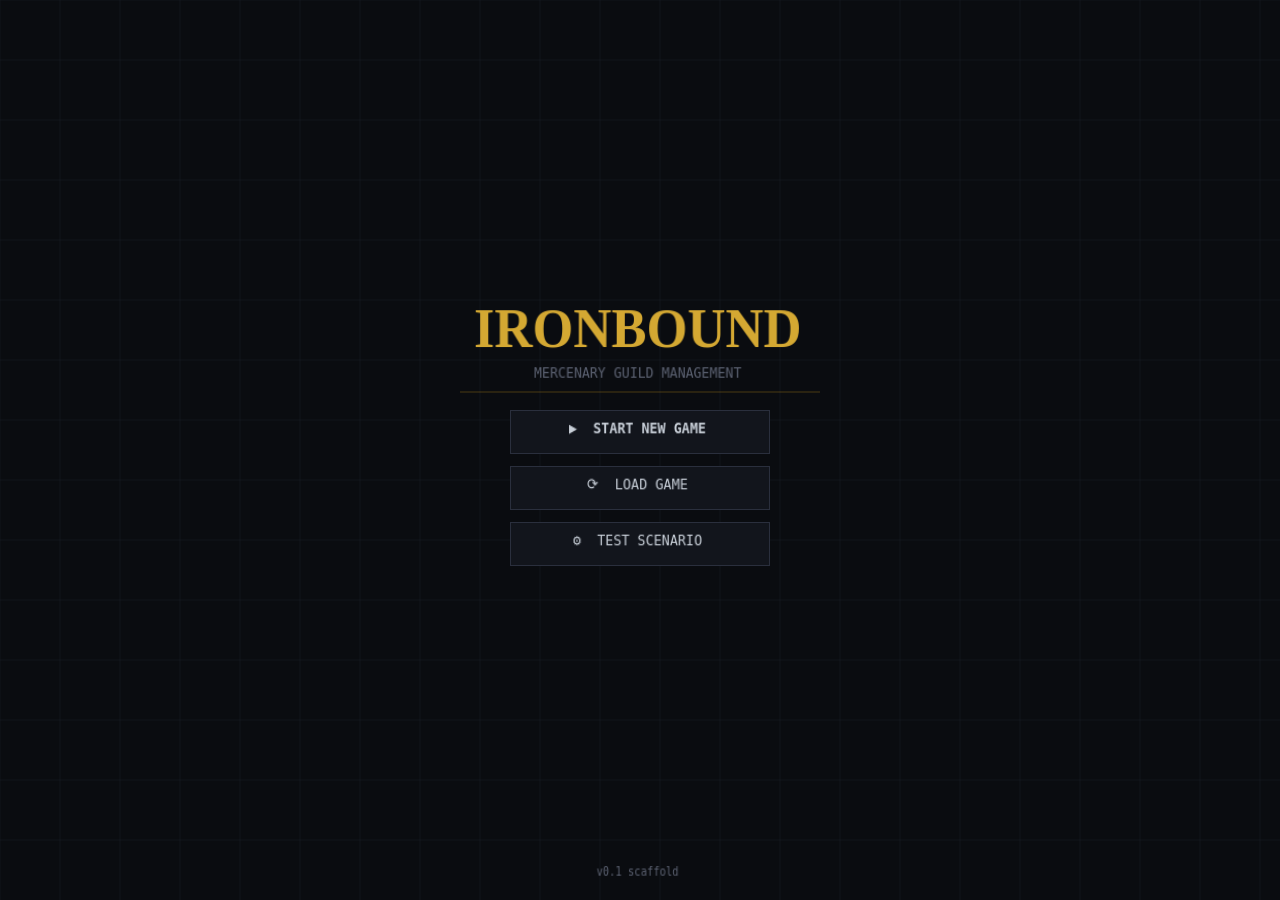
<file: ironbound/WebGL-render.html>
<!DOCTYPE html>
<html lang="en">
<head>
<meta charset="UTF-8">
<meta name="viewport" content="width=device-width, initial-scale=1.0">
<title>Ironbound</title>
<style>
  * { margin: 0; padding: 0; box-sizing: border-box; }
  body { background: #000; overflow: hidden; width: 100vw; height: 100vh; }
  canvas { display: block; width: 100vw; height: 100vh; cursor: default; }
</style>
</head>
<body>
<canvas id="c"></canvas>
<script>
'use strict';

// ─────────────────────────────────────────────
//  CONSTANTS
// ─────────────────────────────────────────────
const W = () => canvas.width;
const H = () => canvas.height;

// ─────────────────────────────────────────────
//  CANVAS + GL SETUP
// ─────────────────────────────────────────────
const canvas = document.getElementById('c');
const gl = canvas.getContext('webgl', { antialias: true });

function resize() {
  canvas.width  = window.innerWidth  * devicePixelRatio;
  canvas.height = window.innerHeight * devicePixelRatio;
  canvas.style.width  = window.innerWidth  + 'px';
  canvas.style.height = window.innerHeight + 'px';
  gl.viewport(0, 0, canvas.width, canvas.height);
  if (renderer) renderer.onResize();
}
window.addEventListener('resize', resize);

// ─────────────────────────────────────────────
//  SHADER UTILITIES
// ─────────────────────────────────────────────
function compileShader(src, type) {
  const s = gl.createShader(type);
  gl.shaderSource(s, src);
  gl.compileShader(s);
  if (!gl.getShaderParameter(s, gl.COMPILE_STATUS))
    throw new Error(gl.getShaderInfoLog(s));
  return s;
}

function makeProgram(vsrc, fsrc) {
  const prog = gl.createProgram();
  gl.attachShader(prog, compileShader(vsrc, gl.VERTEX_SHADER));
  gl.attachShader(prog, compileShader(fsrc, gl.FRAGMENT_SHADER));
  gl.linkProgram(prog);
  if (!gl.getProgramParameter(prog, gl.LINK_STATUS))
    throw new Error(gl.getProgramInfoLog(prog));
  return prog;
}

// ─────────────────────────────────────────────
//  COLOUR UTILITIES
// ─────────────────────────────────────────────
function hexToRgb(hex) {
  const r = parseInt(hex.slice(1,3),16)/255;
  const g = parseInt(hex.slice(3,5),16)/255;
  const b = parseInt(hex.slice(5,7),16)/255;
  return [r, g, b];
}

// ─────────────────────────────────────────────
//  PALETTE
// ─────────────────────────────────────────────
const PAL = {
  bg:          '#0a0c10',
  panel:       '#12151c',
  panelBorder: '#2a2f3d',
  text:        '#c8cfd8',
  textDim:     '#5a6070',
  textBright:  '#eef2f8',
  accent:      '#8b6914',
  accentBright:'#c8971e',
  accentGlow:  '#d4a832',
  danger:      '#7a2020',
  discovered:  '#c8971e',
  undiscovered:'#3a4050',
  city:        '#6fa8dc',
  terrain: {
    plains: '#1a1f14',
    forest: '#141a10',
    hills:  '#1a1714',
    water:  '#0d1318',
  }
};

// ─────────────────────────────────────────────
//  IMMEDIATE MODE RENDERER (2D shapes on WebGL)
//  Uses a simple batched quad/triangle renderer
//  that flushes on each draw call category.
// ─────────────────────────────────────────────
const VS_FLAT = `
  attribute vec2 a_pos;
  attribute vec4 a_col;
  uniform vec2 u_res;
  varying vec4 v_col;
  void main() {
    vec2 clip = (a_pos / u_res) * 2.0 - 1.0;
    gl_Position = vec4(clip.x, -clip.y, 0.0, 1.0);
    v_col = a_col;
  }
`;
const FS_FLAT = `
  precision mediump float;
  varying vec4 v_col;
  void main() { gl_FragColor = v_col; }
`;

class Renderer {
  constructor() {
    this.prog = makeProgram(VS_FLAT, FS_FLAT);
    this.aPos = gl.getAttribLocation(this.prog, 'a_pos');
    this.aCol = gl.getAttribLocation(this.prog, 'a_col');
    this.uRes = gl.getUniformLocation(this.prog, 'u_res');

    this.MAX = 65536;
    this.posData = new Float32Array(this.MAX * 2);
    this.colData = new Float32Array(this.MAX * 4);
    this.idxData = new Uint16Array(this.MAX * 3);
    this.verts = 0; this.tris = 0;

    this.posBuf = gl.createBuffer();
    this.colBuf = gl.createBuffer();
    this.idxBuf = gl.createBuffer();

    gl.enable(gl.BLEND);
    gl.blendFunc(gl.SRC_ALPHA, gl.ONE_MINUS_SRC_ALPHA);
  }

  onResize() { /* viewport already set */ }

  _push(x, y, r, g, b, a) {
    const v = this.verts;
    this.posData[v*2]   = x; this.posData[v*2+1] = y;
    this.colData[v*4]   = r; this.colData[v*4+1] = g;
    this.colData[v*4+2] = b; this.colData[v*4+3] = a;
    this.verts++;
    return v;
  }

  _tri(a, b, c) {
    const t = this.tris * 3;
    this.idxData[t] = a; this.idxData[t+1] = b; this.idxData[t+2] = c;
    this.tris++;
  }

  quad(x, y, w, h, hex, alpha=1) {
    const [r,g,b] = hexToRgb(hex), a=alpha;
    const v0=this._push(x,   y,   r,g,b,a);
    const v1=this._push(x+w, y,   r,g,b,a);
    const v2=this._push(x+w, y+h, r,g,b,a);
    const v3=this._push(x,   y+h, r,g,b,a);
    this._tri(v0,v1,v2); this._tri(v0,v2,v3);
  }

  // Outlined rect
  rect(x, y, w, h, hex, alpha=1, thickness=1) {
    this.quad(x,         y,          w,         thickness, hex, alpha);
    this.quad(x,         y+h-thickness, w,       thickness, hex, alpha);
    this.quad(x,         y,          thickness, h,         hex, alpha);
    this.quad(x+w-thickness, y,      thickness, h,         hex, alpha);
  }

  circle(cx, cy, r, hex, alpha=1, segments=32) {
    const [cr,cg,cb] = hexToRgb(hex), a=alpha;
    const cen = this._push(cx, cy, cr,cg,cb,a);
    const first = this.verts;
    for (let i=0; i<=segments; i++) {
      const ang = (i/segments)*Math.PI*2;
      this._push(cx+Math.cos(ang)*r, cy+Math.sin(ang)*r, cr,cg,cb,a);
    }
    for (let i=0; i<segments; i++) this._tri(cen, first+i, first+i+1);
  }

  // Diamond / rhombus
  diamond(cx, cy, rx, ry, hex, alpha=1) {
    const [r,g,b] = hexToRgb(hex), a=alpha;
    const v0=this._push(cx,    cy-ry, r,g,b,a);
    const v1=this._push(cx+rx, cy,    r,g,b,a);
    const v2=this._push(cx,    cy+ry, r,g,b,a);
    const v3=this._push(cx-rx, cy,    r,g,b,a);
    this._tri(v0,v1,v2); this._tri(v0,v2,v3);
  }

  // Thin line via two triangles
  line(x0, y0, x1, y1, hex, alpha=1, thickness=1.5) {
    const dx = x1-x0, dy = y1-y0;
    const len = Math.sqrt(dx*dx+dy*dy)||1;
    const nx = -dy/len*thickness*0.5, ny = dx/len*thickness*0.5;
    const [r,g,b] = hexToRgb(hex), a=alpha;
    const v0=this._push(x0+nx,y0+ny,r,g,b,a);
    const v1=this._push(x0-nx,y0-ny,r,g,b,a);
    const v2=this._push(x1-nx,y1-ny,r,g,b,a);
    const v3=this._push(x1+nx,y1+ny,r,g,b,a);
    this._tri(v0,v1,v2); this._tri(v0,v2,v3);
  }

  flush() {
    if (!this.tris) return;
    gl.useProgram(this.prog);
    gl.uniform2f(this.uRes, canvas.width, canvas.height);

    gl.bindBuffer(gl.ARRAY_BUFFER, this.posBuf);
    gl.bufferData(gl.ARRAY_BUFFER, this.posData.subarray(0, this.verts*2), gl.DYNAMIC_DRAW);
    gl.enableVertexAttribArray(this.aPos);
    gl.vertexAttribPointer(this.aPos, 2, gl.FLOAT, false, 0, 0);

    gl.bindBuffer(gl.ARRAY_BUFFER, this.colBuf);
    gl.bufferData(gl.ARRAY_BUFFER, this.colData.subarray(0, this.verts*4), gl.DYNAMIC_DRAW);
    gl.enableVertexAttribArray(this.aCol);
    gl.vertexAttribPointer(this.aCol, 4, gl.FLOAT, false, 0, 0);

    gl.bindBuffer(gl.ELEMENT_ARRAY_BUFFER, this.idxBuf);
    gl.bufferData(gl.ELEMENT_ARRAY_BUFFER, this.idxData.subarray(0, this.tris*3), gl.DYNAMIC_DRAW);

    gl.drawElements(gl.TRIANGLES, this.tris*3, gl.UNSIGNED_SHORT, 0);
    this.verts = 0; this.tris = 0;
  }
}

// ─────────────────────────────────────────────
//  TEXT RENDERER (2D canvas blit approach)
//  We use an offscreen 2D canvas for text,
//  upload as WebGL texture, blit as quads.
// ─────────────────────────────────────────────
const txt2d = document.createElement('canvas');
txt2d.width = 2048; txt2d.height = 512;
const ctx2d = txt2d.getContext('2d');

const VS_TEX = `
  attribute vec2 a_pos;
  attribute vec2 a_uv;
  uniform vec2 u_res;
  varying vec2 v_uv;
  void main() {
    vec2 clip = (a_pos / u_res) * 2.0 - 1.0;
    gl_Position = vec4(clip.x, -clip.y, 0.0, 1.0);
    v_uv = a_uv;
  }
`;
const FS_TEX = `
  precision mediump float;
  uniform sampler2D u_tex;
  uniform vec4 u_col;
  varying vec2 v_uv;
  void main() {
    float a = texture2D(u_tex, v_uv).a;
    gl_FragColor = vec4(u_col.rgb, u_col.a * a);
  }
`;

class TextRenderer {
  constructor() {
    this.prog = makeProgram(VS_TEX, FS_TEX);
    this.aPos = gl.getAttribLocation(this.prog, 'a_pos');
    this.aUv  = gl.getAttribLocation(this.prog, 'a_uv');
    this.uRes = gl.getUniformLocation(this.prog, 'u_res');
    this.uTex = gl.getUniformLocation(this.prog, 'u_tex');
    this.uCol = gl.getUniformLocation(this.prog, 'u_col');
    this.tex  = gl.createTexture();
    this.posBuf = gl.createBuffer();
    this.uvBuf  = gl.createBuffer();
    this.idxBuf = gl.createBuffer();
    this.dirty  = false;
  }

  _upload() {
    gl.bindTexture(gl.TEXTURE_2D, this.tex);
    gl.texImage2D(gl.TEXTURE_2D, 0, gl.RGBA, gl.RGBA, gl.UNSIGNED_BYTE, txt2d);
    gl.texParameteri(gl.TEXTURE_2D, gl.TEXTURE_MIN_FILTER, gl.LINEAR);
    gl.texParameteri(gl.TEXTURE_2D, gl.TEXTURE_MAG_FILTER, gl.LINEAR);
    gl.texParameteri(gl.TEXTURE_2D, gl.TEXTURE_WRAP_S, gl.CLAMP_TO_EDGE);
    gl.texParameteri(gl.TEXTURE_2D, gl.TEXTURE_WRAP_T, gl.CLAMP_TO_EDGE);
  }

  draw(text, x, y, opts={}) {
    const {
      size=14, font='monospace', color='#c8cfd8',
      align='left', alpha=1, bold=false
    } = opts;
    const s = devicePixelRatio;
    ctx2d.clearRect(0, 0, txt2d.width, txt2d.height);
    ctx2d.font = `${bold?'bold ':''} ${Math.round(size*s)}px ${font}`;
    ctx2d.fillStyle = '#ffffff';
    ctx2d.textAlign = 'left';
    ctx2d.textBaseline = 'top';
    ctx2d.fillText(text, 4, 4);
    const m = ctx2d.measureText(text);
    const tw = Math.ceil(m.width) + 8;
    const th = Math.round(size*s*1.4) + 8;
    this._upload();

    const [r,g,b] = hexToRgb(color);
    const offX = align==='center' ? -tw/(2*s) : align==='right' ? -tw/s : 0;
    const px = x + offX, py = y - 4/s;
    const pw = tw/s, ph = th/s;
    const u0=4/txt2d.width, v0=4/txt2d.height;
    const u1=(tw)/txt2d.width, v1=(th)/txt2d.height;

    const pos = new Float32Array([px,py, px+pw,py, px+pw,py+ph, px,py+ph]);
    const uvs = new Float32Array([u0,v0, u1,v0, u1,v1, u0,v1]);
    const idx = new Uint16Array([0,1,2, 0,2,3]);

    gl.useProgram(this.prog);
    gl.uniform2f(this.uRes, canvas.width, canvas.height);
    gl.uniform4f(this.uCol, r, g, b, alpha);
    gl.activeTexture(gl.TEXTURE0);
    gl.bindTexture(gl.TEXTURE_2D, this.tex);
    gl.uniform1i(this.uTex, 0);

    gl.bindBuffer(gl.ARRAY_BUFFER, this.posBuf);
    gl.bufferData(gl.ARRAY_BUFFER, pos, gl.DYNAMIC_DRAW);
    gl.enableVertexAttribArray(this.aPos);
    gl.vertexAttribPointer(this.aPos, 2, gl.FLOAT, false, 0, 0);

    gl.bindBuffer(gl.ARRAY_BUFFER, this.uvBuf);
    gl.bufferData(gl.ARRAY_BUFFER, uvs, gl.DYNAMIC_DRAW);
    gl.enableVertexAttribArray(this.aUv);
    gl.vertexAttribPointer(this.aUv, 2, gl.FLOAT, false, 0, 0);

    gl.bindBuffer(gl.ELEMENT_ARRAY_BUFFER, this.idxBuf);
    gl.bufferData(gl.ELEMENT_ARRAY_BUFFER, idx, gl.DYNAMIC_DRAW);
    gl.drawElements(gl.TRIANGLES, 6, gl.UNSIGNED_SHORT, 0);
  }
}

// ─────────────────────────────────────────────
//  WORLD GENERATION
// ─────────────────────────────────────────────
function rng(seed) {
  let s = seed ^ 0xdeadbeef;
  return () => { s = Math.imul(s^(s>>>16), 0x45d9f3b); s ^= s>>>15; return (s>>>0)/4294967296; };
}

function generateWorld(seed=42) {
  const r = rng(seed);
  const MAP = 128;

  // Terrain (simple noise using sum of sines)
  const tiles = [];
  for (let y=0; y<MAP; y++) {
    tiles[y] = [];
    for (let x=0; x<MAP; x++) {
      const n = Math.sin(x*0.08+seed)*0.5 + Math.cos(y*0.06+seed*2)*0.4
              + Math.sin((x+y)*0.04)*0.3 + Math.cos((x-y)*0.07)*0.2;
      const v = (n + 1.5) / 3;
      let type = 'plains';
      if (v < 0.3) type = 'water';
      else if (v < 0.45) type = 'plains';
      else if (v < 0.65) type = 'forest';
      else type = 'hills';
      tiles[y][x] = { type };
    }
  }

  // 3 cities at guaranteed spacing
  const cityNames = ['Valdenmoor','Ashford','Irongate'];
  const cities = [
    { id:'c0', name:cityNames[0], x:22, y:20 },
    { id:'c1', name:cityNames[1], x:95, y:18 },
    { id:'c2', name:cityNames[2], x:58, y:95 },
  ];

  // Assign starting HQ to random city
  const hqIdx = Math.floor(r()*3);
  cities[hqIdx].isHQ = true;

  // POIs
  const poiTypes = ['dungeon','ruins','camp','cave','forest zone'];
  const poiNames = ['Ironveil Hollow','The Pale Crossing','Sundermark','Ashrift Den',
                    'Grey Barrow','Coldfen','Embervault','The Sunken Keep',
                    'Duskfall Ridge','Thornmere'];
  const pois = [];
  for (let i=0; i<14; i++) {
    let x, y, tries=0;
    do {
      x = Math.floor(r()*100)+8;
      y = Math.floor(r()*100)+8;
      tries++;
    } while (tiles[y][x].type==='water' && tries<50);
    const size = r()<0.3 ? 'small' : r()<0.6 ? 'medium' : 'large';
    const days = size==='small' ? 2+Math.floor(r()*8)
               : size==='medium'? 10+Math.floor(r()*50)
               : 30+Math.floor(r()*150);
    pois.push({
      id:'p'+i,
      name: poiNames[i % poiNames.length],
      type: poiTypes[Math.floor(r()*poiTypes.length)],
      x, y,
      size,
      despawnTimer: days * 6,
      discovered: i < 8,   // 8 discovered by default
      zones: 3 + Math.floor(r()*8),
    });
  }

  return {
    seed, MAP, tiles, cities, pois,
    playerHQCity: cities[hqIdx].id,
  };
}

// ─────────────────────────────────────────────
//  GAME STATE
// ─────────────────────────────────────────────
let GameState = null;

function newGame(opts={}) {
  const world = generateWorld(Date.now() & 0xffff);
  GameState = {
    turn: 1,
    world,
    organizations: [{
      id: 'player',
      name: opts.orgName || 'The Guild',
      gold: opts.startGold ?? 4200,
      hqCityId: world.playerHQCity,
      recruits: [],
      groups: [],
      inventory: { food:[], equipment:[], weapons:[], misc:[], forSale:[] },
      criminalRecord: [],
    }],
    playerOrgId: 'player',
  };
}

function playerOrg() { return GameState.organizations.find(o=>o.id===GameState.playerOrgId); }

// ─────────────────────────────────────────────
//  UI STATE MACHINE
// ─────────────────────────────────────────────
const Screen = { LAUNCH:'launch', NEW_GAME:'new_game', GLOBAL_MAP:'global_map' };
let currentScreen = Screen.LAUNCH;

// Map pan/zoom
const cam = { x:0, y:0, zoom:1, tx:0, ty:0, tz:1 };
let mapDrag = null;

// Input
const mouse = { x:0, y:0, down:false, clicked:false };
const keys  = {};

// ─────────────────────────────────────────────
//  UI COMPONENTS — all drawn in WebGL via R
// ─────────────────────────────────────────────
const buttons = []; // cleared each frame

function addButton(x, y, w, h, label, action, opts={}) {
  buttons.push({ x, y, w, h, label, action, opts });
}

function drawButton(r, t, x, y, w, h, label, hovered, opts={}) {
  const { size=13, font='monospace', bold=false } = opts;
  const bg    = hovered ? PAL.accent      : PAL.panel;
  const border= hovered ? PAL.accentBright: PAL.panelBorder;
  const col   = hovered ? PAL.textBright  : PAL.text;
  r.quad(x, y, w, h, bg, 0.97);
  r.rect(x, y, w, h, border, 1, 1);
  r.flush();
  t.draw(label, x+w/2, y+h/2-size*0.5, { size, font, color:col, align:'center', bold });
}

function isHovered(bx, by, bw, bh) {
  const mx = mouse.x * devicePixelRatio;
  const my = mouse.y * devicePixelRatio;
  return mx>=bx && mx<=bx+bw && my>=by && my<=by+bh;
}

// ─────────────────────────────────────────────
//  SCREENS
// ─────────────────────────────────────────────

// New Game form state
const newGameForm = {
  orgName: 'The Guild',
  startGold: 4200,
  targetPOIs: 20,
  mapSize: 128,
  knownPOIs: 8,
  focusField: null,
};

function drawLaunchScreen(r, t) {
  const cw = canvas.width, ch = canvas.height;
  // Background
  r.quad(0, 0, cw, ch, PAL.bg, 1);
  // Subtle grid
  for (let x=0; x<cw; x+=60) r.line(x, 0, x, ch, '#1a1f2a', 0.4, 1);
  for (let y=0; y<ch; y+=60) r.line(0, y, cw, y, '#1a1f2a', 0.4, 1);
  r.flush();

  // Title block
  const cx = cw/2, cy = ch/2;
  t.draw('IRONBOUND', cx, cy-140, { size:52, font:'serif', color:PAL.accentGlow, align:'center', bold:true });
  t.draw('MERCENARY GUILD MANAGEMENT', cx, cy-80, { size:13, font:'monospace', color:PAL.textDim, align:'center' });

  // Separator
  r.line(cx-180, cy-58, cx+180, cy-58, PAL.accent, 0.5, 1);
  r.flush();

  const bw=260, bh=44, bx=cx-130;
  const b1y=cy-40, b2y=cy+16, b3y=cy+72;

  const h1=isHovered(bx,b1y,bw,bh), h2=isHovered(bx,b2y,bw,bh), h3=isHovered(bx,b3y,bw,bh);
  drawButton(r,t, bx,b1y,bw,bh, '▶  START NEW GAME', h1, {size:13,bold:true});
  drawButton(r,t, bx,b2y,bw,bh, '⟳  LOAD GAME',      h2, {size:13});
  drawButton(r,t, bx,b3y,bw,bh, '⚙  TEST SCENARIO',  h3, {size:13});

  addButton(bx,b1y,bw,bh,'start', ()=>{ currentScreen=Screen.NEW_GAME; });
  addButton(bx,b2y,bw,bh,'load',  ()=>{ /* TODO load */ });
  addButton(bx,b3y,bw,bh,'test',  ()=>{ /* TODO test */ });

  t.draw('v0.1 scaffold', cx, ch-30, {size:10, font:'monospace', color:PAL.textDim, align:'center'});
}

function drawNewGameScreen(r, t) {
  const cw=canvas.width, ch=canvas.height;
  r.quad(0,0,cw,ch,PAL.bg,1);
  for (let x=0;x<cw;x+=60) r.line(x,0,x,ch,'#1a1f2a',0.4,1);
  for (let y=0;y<ch;y+=60) r.line(0,y,cw,y,'#1a1f2a',0.4,1);
  r.flush();

  const cx=cw/2, pw=480, ph=500;
  const px=cx-pw/2, py=ch/2-ph/2-20;

  r.quad(px,py,pw,ph,PAL.panel,0.97);
  r.rect(px,py,pw,ph,PAL.panelBorder,1,1);
  r.flush();

  t.draw('WORLD OPTIONS', cx, py+28, {size:18,font:'serif',color:PAL.accentBright,align:'center',bold:true});
  r.line(px+30,py+58,px+pw-30,py+58,PAL.accent,0.4,1);
  r.flush();

  const fields = [
    { label:'Organization Name', key:'orgName',   type:'text',   y:py+80 },
    { label:'Starting Gold',     key:'startGold', type:'number', y:py+140 },
    { label:'Target World POIs', key:'targetPOIs',type:'number', y:py+200 },
    { label:'Map Size (tiles)',  key:'mapSize',   type:'number', y:py+260 },
    { label:'Known POIs',        key:'knownPOIs', type:'number', y:py+320 },
  ];

  fields.forEach(f => {
    t.draw(f.label, px+40, f.y, {size:11, font:'monospace', color:PAL.textDim});
    const fx=px+40, fy=f.y+18, fw=pw-80, fh=32;
    const focused = newGameForm.focusField===f.key;
    r.quad(fx,fy,fw,fh,'#090b0f',1);
    r.rect(fx,fy,fw,fh,focused?PAL.accentBright:PAL.panelBorder,1,1);
    r.flush();
    t.draw(String(newGameForm[f.key]), fx+10, fy+8, {size:13, font:'monospace', color:PAL.textBright});
    addButton(fx,fy,fw,fh,f.key,()=>{
      newGameForm.focusField=f.key;
    });
  });

  // Buttons
  const bbw=180,bbh=44;
  const bCancelX=px+40, bStartX=px+pw-40-bbw, bby=py+ph-64;
  const hCancel=isHovered(bCancelX,bby,bbw,bbh);
  const hStart=isHovered(bStartX,bby,bbw,bbh);
  drawButton(r,t,bCancelX,bby,bbw,bbh,'◀  BACK',hCancel,{size:13});
  drawButton(r,t,bStartX,bby,bbw,bbh,'▶  BEGIN',hStart,{size:13,bold:true});
  addButton(bCancelX,bby,bbw,bbh,'back',()=>{currentScreen=Screen.LAUNCH; newGameForm.focusField=null;});
  addButton(bStartX,bby,bbw,bbh,'begin',()=>{
    newGame({ orgName:newGameForm.orgName, startGold:newGameForm.startGold });
    currentScreen=Screen.GLOBAL_MAP;
    newGameForm.focusField=null;
    fitMapToView();
  });
}

// ─────────────────────────────────────────────
//  GLOBAL MAP
// ─────────────────────────────────────────────
function fitMapToView() {
  if (!GameState) return;
  const MAP = GameState.world.MAP;
  const margin = 60 * devicePixelRatio;
  const cw = canvas.width - 200*devicePixelRatio; // sidebar width
  const ch = canvas.height - 60*devicePixelRatio; // toolbar height
  const tileSize = Math.min((cw-margin*2)/MAP, (ch-margin*2)/MAP);
  cam.tz = tileSize;
  cam.tx = margin;
  cam.ty = 60*devicePixelRatio + margin;
  cam.zoom = 1; cam.x = 0; cam.y = 0;
}

function worldToScreen(wx, wy) {
  return [
    cam.tx + (wx - cam.x) * cam.tz * cam.zoom,
    cam.ty + (wy - cam.y) * cam.tz * cam.zoom,
  ];
}

function screenToWorld(sx, sy) {
  return [
    (sx - cam.tx) / (cam.tz * cam.zoom) + cam.x,
    (sy - cam.ty) / (cam.tz * cam.zoom) + cam.y,
  ];
}

// Selected POI for info panel
let selectedPOI = null;

function drawGlobalMap(r, t) {
  const cw=canvas.width, ch=canvas.height;
  const dpr=devicePixelRatio;
  const world = GameState.world;
  const org   = playerOrg();

  // Background
  r.quad(0,0,cw,ch,'#070810',1);

  // ── Terrain tiles ──
  const tileW = cam.tz * cam.zoom;
  const MAP = world.MAP;
  const x0 = Math.max(0, Math.floor(cam.x));
  const y0 = Math.max(0, Math.floor(cam.y));
  const x1 = Math.min(MAP, Math.ceil(cam.x + (cw - 200*dpr) / tileW));
  const y1 = Math.min(MAP, Math.ceil(cam.y + (ch - 60*dpr) / tileW));

  for (let ty=y0; ty<y1; ty++) {
    for (let tx=x0; tx<x1; tx++) {
      const tile = world.tiles[ty][tx];
      const [sx,sy] = worldToScreen(tx, ty);
      r.quad(sx, sy, tileW+0.5, tileW+0.5, PAL.terrain[tile.type], 1);
    }
  }

  // ── Roads between cities ──
  const cities = world.cities;
  for (let i=0;i<cities.length;i++) {
    for (let j=i+1;j<cities.length;j++) {
      const [ax,ay]=worldToScreen(cities[i].x,cities[i].y);
      const [bx,by]=worldToScreen(cities[j].x,cities[j].y);
      r.line(ax,ay,bx,by,PAL.textDim,0.25,tileW*0.15);
      r.line(ax,ay,bx,by,'#8b7040',0.15,tileW*0.06);
    }
  }

  // ── POIs ──
  world.pois.forEach(poi => {
    const [sx,sy]=worldToScreen(poi.x,poi.y);
    const pr=tileW*0.7;
    if (pr<2) return;
    if (poi.discovered) {
      r.diamond(sx,sy,pr,pr*0.7,PAL.discovered,0.85);
      r.diamond(sx,sy,pr*0.55,pr*0.38,'#1a1200',1);
    } else {
      r.diamond(sx,sy,pr,pr*0.7,PAL.undiscovered,0.5);
      r.diamond(sx,sy,pr*0.55,pr*0.38,'#090c12',1);
    }
  });

  // ── Cities ──
  cities.forEach(city => {
    const [sx,sy]=worldToScreen(city.x,city.y);
    const cr=tileW*1.1;
    if (cr<3) return;
    r.circle(sx,sy,cr,PAL.city,0.9);
    r.circle(sx,sy,cr*0.5,'#040610',1);
    if (city.isHQ) {
      r.diamond(sx,sy,cr*1.7,cr*1.7,PAL.accentGlow,0.18);
      r.rect(sx-cr*1.7,sy-cr*1.7,cr*3.4,cr*3.4,PAL.accentGlow,0.35,1);
    }
  });

  r.flush();

  // ── Labels ──
  if (tileW > 3) {
    world.pois.forEach(poi => {
      const [sx,sy]=worldToScreen(poi.x,poi.y);
      const col = poi.discovered ? PAL.discovered : PAL.textDim;
      const alpha = poi.discovered ? 0.9 : 0.45;
      const sz = Math.min(13, Math.max(8, tileW*0.9));
      t.draw(poi.name, sx, sy+tileW*0.9, {size:sz,font:'serif',color:col,align:'center',alpha});
      if (!poi.discovered) t.draw('?', sx, sy-sz*0.5, {size:sz,font:'monospace',color:PAL.undiscovered,align:'center',alpha:0.6});
    });
    cities.forEach(city => {
      const [sx,sy]=worldToScreen(city.x,city.y);
      const sz = Math.min(15, Math.max(9, tileW*1.1));
      t.draw(city.name, sx, sy+tileW*1.4, {size:sz,font:'serif',color:PAL.city,align:'center',bold:true});
      if (city.isHQ) t.draw('[HQ]', sx, sy+tileW*1.4+sz*1.2, {size:sz*0.8,font:'monospace',color:PAL.accentGlow,align:'center'});
    });
  }

  // ── Toolbar ──
  const tbh=50*dpr;
  r.quad(0,0,cw,tbh,PAL.panel,0.97);
  r.line(0,tbh,cw,tbh,PAL.panelBorder,1,1);
  r.flush();
  t.draw('IRONBOUND', 20*dpr, 14*dpr, {size:14,font:'serif',color:PAL.accentGlow,bold:true});
  t.draw(`TURN ${GameState.turn}`, 160*dpr, 14*dpr, {size:11,font:'monospace',color:PAL.textDim});
  t.draw(`◎ ${org.gold} gold`, 310*dpr, 14*dpr, {size:12,font:'monospace',color:PAL.accentBright});
  t.draw(`↺ END TURN`, cw-110*dpr, 15*dpr, {size:12,font:'monospace',color:PAL.text});

  const etw=120*dpr,eth=30*dpr,etx=cw-etw-10*dpr,ety=10*dpr;
  const eth2=isHovered(etx,ety,etw,eth);
  drawButton(r,t,etx,ety,etw,eth,'↺  END TURN',eth2,{size:11,bold:true});
  addButton(etx,ety,etw,eth,'endturn',()=>{
    GameState.turn++;
    selectedPOI=null;
  });

  // ── Sidebar ──
  const sbw=200*dpr,sbx=cw-sbw;
  r.quad(sbx,tbh,sbw,ch-tbh,PAL.panel,0.96);
  r.line(sbx,tbh,sbx,ch,PAL.panelBorder,1,1);
  r.flush();

  t.draw('WORLD MAP', sbx+sbw/2, tbh+20*dpr, {size:10,font:'monospace',color:PAL.textDim,align:'center'});
  r.line(sbx+20*dpr,tbh+36*dpr,sbx+sbw-20*dpr,tbh+36*dpr,PAL.panelBorder,0.7,1);
  r.flush();

  const hqCity=world.cities.find(c=>c.id===org.hqCityId);
  if(hqCity){
    t.draw('HQ: '+hqCity.name, sbx+sbw/2, tbh+50*dpr, {size:10,font:'monospace',color:PAL.accentGlow,align:'center'});
  }
  t.draw(`POIs: ${world.pois.filter(p=>p.discovered).length}/${world.pois.length}`, sbx+sbw/2, tbh+72*dpr, {size:10,font:'monospace',color:PAL.text,align:'center'});

  // POI Info panel (when selected)
  if (selectedPOI) {
    const poi=selectedPOI;
    const pw2=sbw-20*dpr,ph2=180*dpr,px2=sbx+10*dpr,py2=ch-ph2-10*dpr;
    r.quad(px2,py2,pw2,ph2,'#0d1018',0.98);
    r.rect(px2,py2,pw2,ph2,poi.discovered?PAL.accentBright:PAL.panelBorder,1,1);
    r.flush();
    const tc=poi.discovered?PAL.accentBright:PAL.textDim;
    t.draw(poi.name, px2+pw2/2, py2+14*dpr, {size:11,font:'serif',color:tc,align:'center',bold:true});
    t.draw(poi.type.toUpperCase(), px2+pw2/2, py2+30*dpr, {size:9,font:'monospace',color:PAL.textDim,align:'center'});
    r.line(px2+10*dpr,py2+46*dpr,px2+pw2-10*dpr,py2+46*dpr,PAL.panelBorder,0.7,1);r.flush();
    t.draw(`Size: ${poi.size}`, px2+14*dpr, py2+56*dpr, {size:9,font:'monospace',color:PAL.text});
    t.draw(`Zones: ${poi.zones}`, px2+14*dpr, py2+72*dpr, {size:9,font:'monospace',color:PAL.text});
    t.draw(`Despawn: ${Math.ceil(poi.despawnTimer/6)}d`, px2+14*dpr, py2+88*dpr, {size:9,font:'monospace',color:poi.despawnTimer<36?PAL.danger:PAL.text});
    t.draw(poi.discovered?'✓ DISCOVERED':'✗ UNDISCOVERED', px2+14*dpr, py2+108*dpr, {size:9,font:'monospace',color:poi.discovered?PAL.accentGlow:PAL.textDim});
    if (poi.discovered) {
      const ebw=pw2-28*dpr,ebh=28*dpr,ebx=px2+14*dpr,eby=py2+ph2-42*dpr;
      const hEnt=isHovered(ebx,eby,ebw,ebh);
      drawButton(r,t,ebx,eby,ebw,ebh,'▶  ENTER POI',hEnt,{size:10,bold:true});
      addButton(ebx,eby,ebw,ebh,'enterpoi',()=>{/* TODO POI layout */});
    }
  }

  // Map click detection for POIs and cities
  const mxW=mouse.x*dpr, myW=mouse.y*dpr;
  if (mxW < sbx && myW > tbh) {
    // POI hover highlight
    world.pois.forEach(poi=>{
      const [sx,sy]=worldToScreen(poi.x,poi.y);
      const pr=tileW*1.2;
      const dist=Math.hypot(mxW-sx,myW-sy);
      if(dist<pr*dpr*0.5) {
        r.diamond(sx,sy,pr*1.3,pr*0.9,poi.discovered?PAL.accentGlow:PAL.textDim,0.25);
        r.flush();
        if(mouse.clicked) selectedPOI=poi;
      }
    });
    // Click on empty space deselects
    if(mouse.clicked) {
      let hit=false;
      world.pois.forEach(poi=>{
        const [sx,sy]=worldToScreen(poi.x,poi.y);
        const pr=tileW*1.2;
        if(Math.hypot(mxW-sx,myW-sy)<pr*dpr*0.5) hit=true;
      });
      if(!hit) selectedPOI=null;
    }
  }

  // Zoom instructions
  t.draw('scroll to zoom  ·  drag to pan', cw/2, ch-16*dpr, {size:9,font:'monospace',color:PAL.textDim,align:'center',alpha:0.5});
}

// ─────────────────────────────────────────────
//  MAIN LOOP
// ─────────────────────────────────────────────
let renderer, textRenderer;

function frame() {
  requestAnimationFrame(frame);
  buttons.length = 0;

  gl.clearColor(0.04, 0.05, 0.08, 1);
  gl.clear(gl.COLOR_BUFFER_BIT);

  if (currentScreen===Screen.LAUNCH)       drawLaunchScreen(renderer, textRenderer);
  else if (currentScreen===Screen.NEW_GAME) drawNewGameScreen(renderer, textRenderer);
  else if (currentScreen===Screen.GLOBAL_MAP) drawGlobalMap(renderer, textRenderer);

  renderer.flush();

  // Process clicks
  if (mouse.clicked) {
    const mx=mouse.x*devicePixelRatio, my=mouse.y*devicePixelRatio;
    buttons.forEach(b=>{
      if(mx>=b.x && mx<=b.x+b.w && my>=b.y && my<=b.y+b.h) b.action();
    });
  }
  mouse.clicked = false;
}

// ─────────────────────────────────────────────
//  INPUT
// ─────────────────────────────────────────────
canvas.addEventListener('mousemove', e=>{
  mouse.x=e.clientX; mouse.y=e.clientY;
  if(mapDrag && currentScreen===Screen.GLOBAL_MAP) {
    const dpr=devicePixelRatio;
    const dx=(e.clientX-mapDrag.sx)*dpr;
    const dy=(e.clientY-mapDrag.sy)*dpr;
    cam.x=mapDrag.cx - dx/(cam.tz*cam.zoom);
    cam.y=mapDrag.cy - dy/(cam.tz*cam.zoom);
  }
});

canvas.addEventListener('mousedown', e=>{
  mouse.down=true;
  if(currentScreen===Screen.GLOBAL_MAP) {
    const dpr=devicePixelRatio;
    if(e.clientX*dpr < canvas.width-200*dpr && e.clientY*dpr > 50*dpr) {
      mapDrag={sx:e.clientX, sy:e.clientY, cx:cam.x, cy:cam.y};
    }
  }
});

canvas.addEventListener('mouseup', e=>{
  mouse.down=false;
  if(mapDrag) {
    const dx=Math.abs(e.clientX-mapDrag.sx), dy=Math.abs(e.clientY-mapDrag.sy);
    if(dx<4&&dy<4) mouse.clicked=true;
    mapDrag=null;
  } else {
    mouse.clicked=true;
  }
});

canvas.addEventListener('wheel', e=>{
  if(currentScreen!==Screen.GLOBAL_MAP) return;
  e.preventDefault();
  const dpr=devicePixelRatio;
  const factor=e.deltaY>0?0.85:1.18;
  const mx=e.clientX*dpr, my=e.clientY*dpr;
  const [wx,wy]=screenToWorld(mx,my);
  cam.zoom=Math.max(0.3,Math.min(10,cam.zoom*factor));
  const [nx,ny]=worldToScreen(wx,wy);
  cam.tx+=mx-nx; cam.ty+=my-ny;
},{passive:false});

// Keyboard for new game form
window.addEventListener('keydown', e=>{
  if(currentScreen!==Screen.NEW_GAME) return;
  const f=newGameForm.focusField;
  if(!f) return;
  const val=String(newGameForm[f]);
  if(e.key==='Backspace') { newGameForm[f]=val.slice(0,-1)||''; }
  else if(e.key==='Escape') { newGameForm.focusField=null; }
  else if(e.key.length===1) {
    if(f==='orgName') newGameForm[f]=(val+e.key).slice(0,32);
    else if(/[0-9]/.test(e.key)) {
      const n=parseInt((val+e.key).slice(0,6));
      newGameForm[f]=isNaN(n)?0:n;
    }
  }
});

// ─────────────────────────────────────────────
//  BOOT
// ─────────────────────────────────────────────
renderer = new Renderer();
textRenderer = new TextRenderer();
resize();
frame();
</script>
</body>
</html>
</file>
<file: game-raptor-mini/style.css>
:root {
  --bg: #0A1633;
  --panel: #0f2a5f;
  --accent: #F9B300;
  --text: #ffffff;
  --danger: #ff405d;
}

* { box-sizing: border-box; }

body {
  margin: 0;
  font-family: "Segoe UI", Tahoma, Geneva, Verdana, sans-serif;
  background: radial-gradient(circle at 20% 20%, #1b2f61 0%, #081127 100%);
  color: var(--text);
  min-height: 100vh;
  display: grid;
  place-items: center;
}

.app {
  width: min(720px, 90vw);
  padding: 20px;
  border-radius: 16px;
  background: linear-gradient(180deg, var(--panel), #101f4e);
  box-shadow: 0 12px 30px rgba(0,0,0,.45);
}

h1 { margin: 0 0 .4rem; }

p { margin: 0 0 1rem; opacity: .9; }

.status {
  display: flex;
  justify-content: space-between;
  margin-bottom: 10px;
  font-size: 1.2rem;
}

.game-container {
  position: relative;
  width: 100%;
  height: 430px;
  border: 3px solid rgba(249, 179, 0, .8);
  border-radius: 12px;
  background: #091c44;
  overflow: hidden;
}

.dot {
  position: absolute;
  width: 28px;
  height: 28px;
  border-radius: 50%;
  background: radial-gradient(circle, var(--accent), #d86b00);
  cursor: pointer;
  box-shadow: 0 0 14px rgba(249, 179, 0, .65);
}

.controls {
  margin-top: 10px;
  display: flex;
  align-items: center;
  gap: 12px;
}

.btn {
  border: none;
  border-radius: 8px;
  padding: 10px 16px;
  color: #0f254f;
  background: var(--accent);
  font-weight: 700;
  cursor: pointer;
}

.btn:disabled { opacity: .6; cursor: default; }

.message {
  color: var(--danger);
  font-weight: bold;
}
</file>
<file: mtg-shuffle-offset/style.css>
:root { --bg: #04060f; --panel: #101e3f; --accent: #ea2828; --text: #f5f7ff; }
* { box-sizing: border-box; margin: 0; padding: 0; }
body { min-height: 100vh; background: radial-gradient(circle at 25% 15%, #1f375f 0%, #04060f 60%); color: var(--text); font-family: 'Segoe UI', Arial, sans-serif; display: flex; justify-content: center; align-items: center; padding: 20px; }
.app { width: min(980px, 95vw); background: linear-gradient(180deg, #152852 0%, #09132a 100%); border-radius: 16px; box-shadow: 0 14px 30px rgba(0,0,0,0.45); border: 1px solid rgba(255,255,255,0.12); }
.header { padding: 20px; text-align: center; border-bottom: 1px solid rgba(255,255,255,0.16); }
.header h1 { margin-bottom: 8px; font-size: 1.95rem; }
.header p { color: rgba(235,241,255, .82); }
.main { display: grid; grid-template-columns: 2fr 1fr; gap: 18px; padding: 16px; }
.board { min-height: 300px; border: 2px dashed rgba(255,255,255,0.25); border-radius: 12px; background: rgba(2,14,38,.8); display: grid; place-items: center; color: rgba(255,255,255,.75); font-size: 1.05rem; }
.controls { border: 1px solid rgba(255,255,255,.12); border-radius: 12px; padding: 14px; background: rgba(0, 8, 21, 0.8); }
.controls h2 { margin-bottom: 10px; font-size: 1.1rem; }
button { width: 100%; margin-bottom: 10px; padding: 10px 12px; border: none; border-radius: 8px; background: var(--accent); color: #101a2c; font-weight: bold; cursor: pointer; opacity: 1; }
button:disabled { opacity: 0.45; cursor: not-allowed; }
.control-row { margin-bottom: 10px; display: flex; gap: 10px; align-items: center; }
.control-row label { min-width: 60px; }
.control-row input { width: 80px; padding: 6px 8px; border-radius: 5px; border: 1px solid rgba(255,255,255,0.3); background: rgba(255,255,255,0.08); color: #fff; }
.stats { margin-top: 10px; font-size: 0.9rem; color: #e2e8ff; line-height: 1.35; }
.board {
  min-height: 300px;
  border: 2px dashed rgba(255,255,255,0.25);
  border-radius: 12px;
  background: rgba(2,14,38,.8);
  display: flex;
  justify-content: center;
  align-items: center;
  color: rgba(255,255,255,.75);
  font-size: 1.05rem;
}
.card-grid {
  display: grid;
  grid-template-columns: repeat(20, 1fr);
  gap: 2px;
  padding: 10px;
  width: 100%;
  max-width: 600px;
}
.card-dot {
  width: 100%;
  aspect-ratio: 1 / 1;
  border-radius: 50%;
  transform: scale(0.5);
  transform-origin: center;
  margin: 0 auto;
  border: 1px solid #333;
}
.card-dot.land { background: #ff8c00; }
.card-dot.nonland { background: #5ab0ff; }
.footer { border-top: 1px solid rgba(255,255,255,0.14); padding: 14px 18px; font-size: 0.9rem; color: rgba(255,255,255,0.65); text-align: center; }

.bg-slider-container {
  position: fixed;
  bottom: 20px;
  left: 20px;
  background: rgba(0,0,0,0.7);
  padding: 10px;
  border-radius: 8px;
  display: flex;
  flex-direction: column;
  gap: 5px;
  z-index: 1000;
}
.bg-slider-container label {
  font-size: 0.8rem;
  color: #fff;
}
.bg-slider-container input {
  width: 120px;
}
</file>
